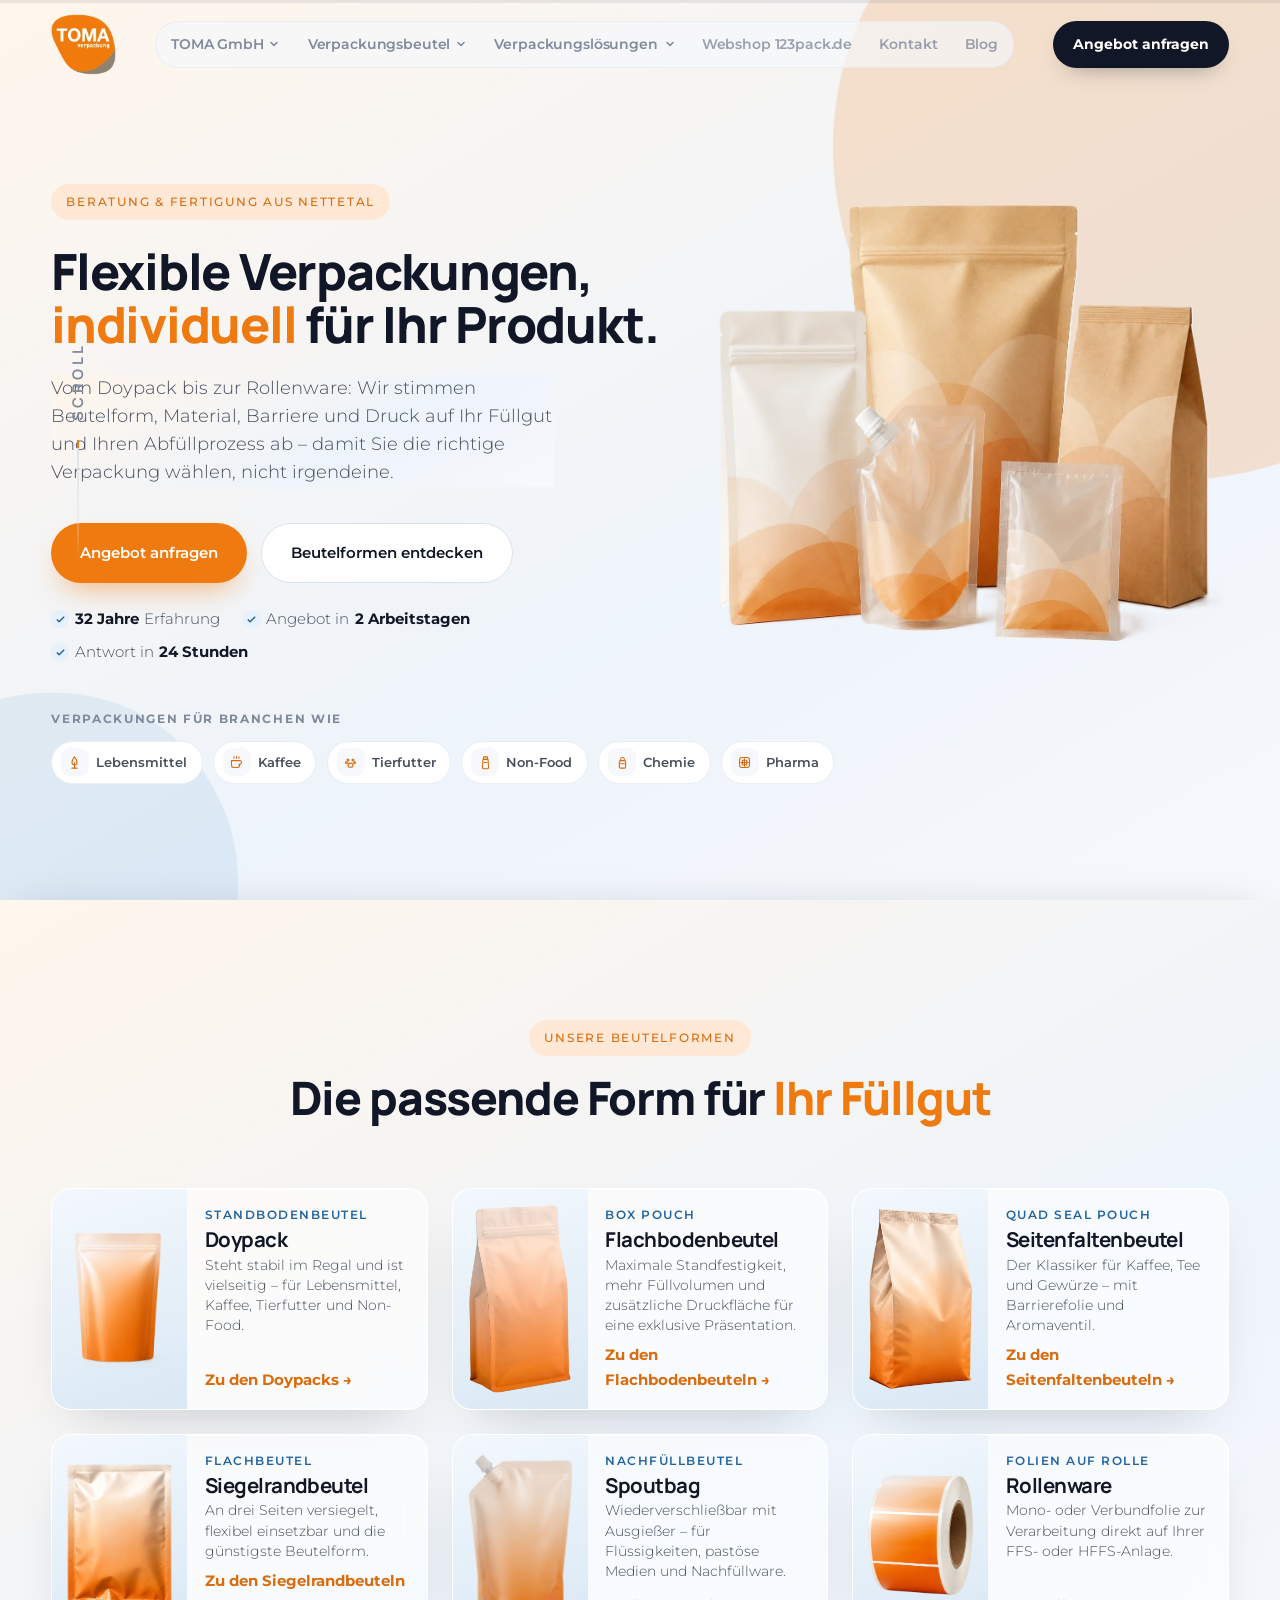
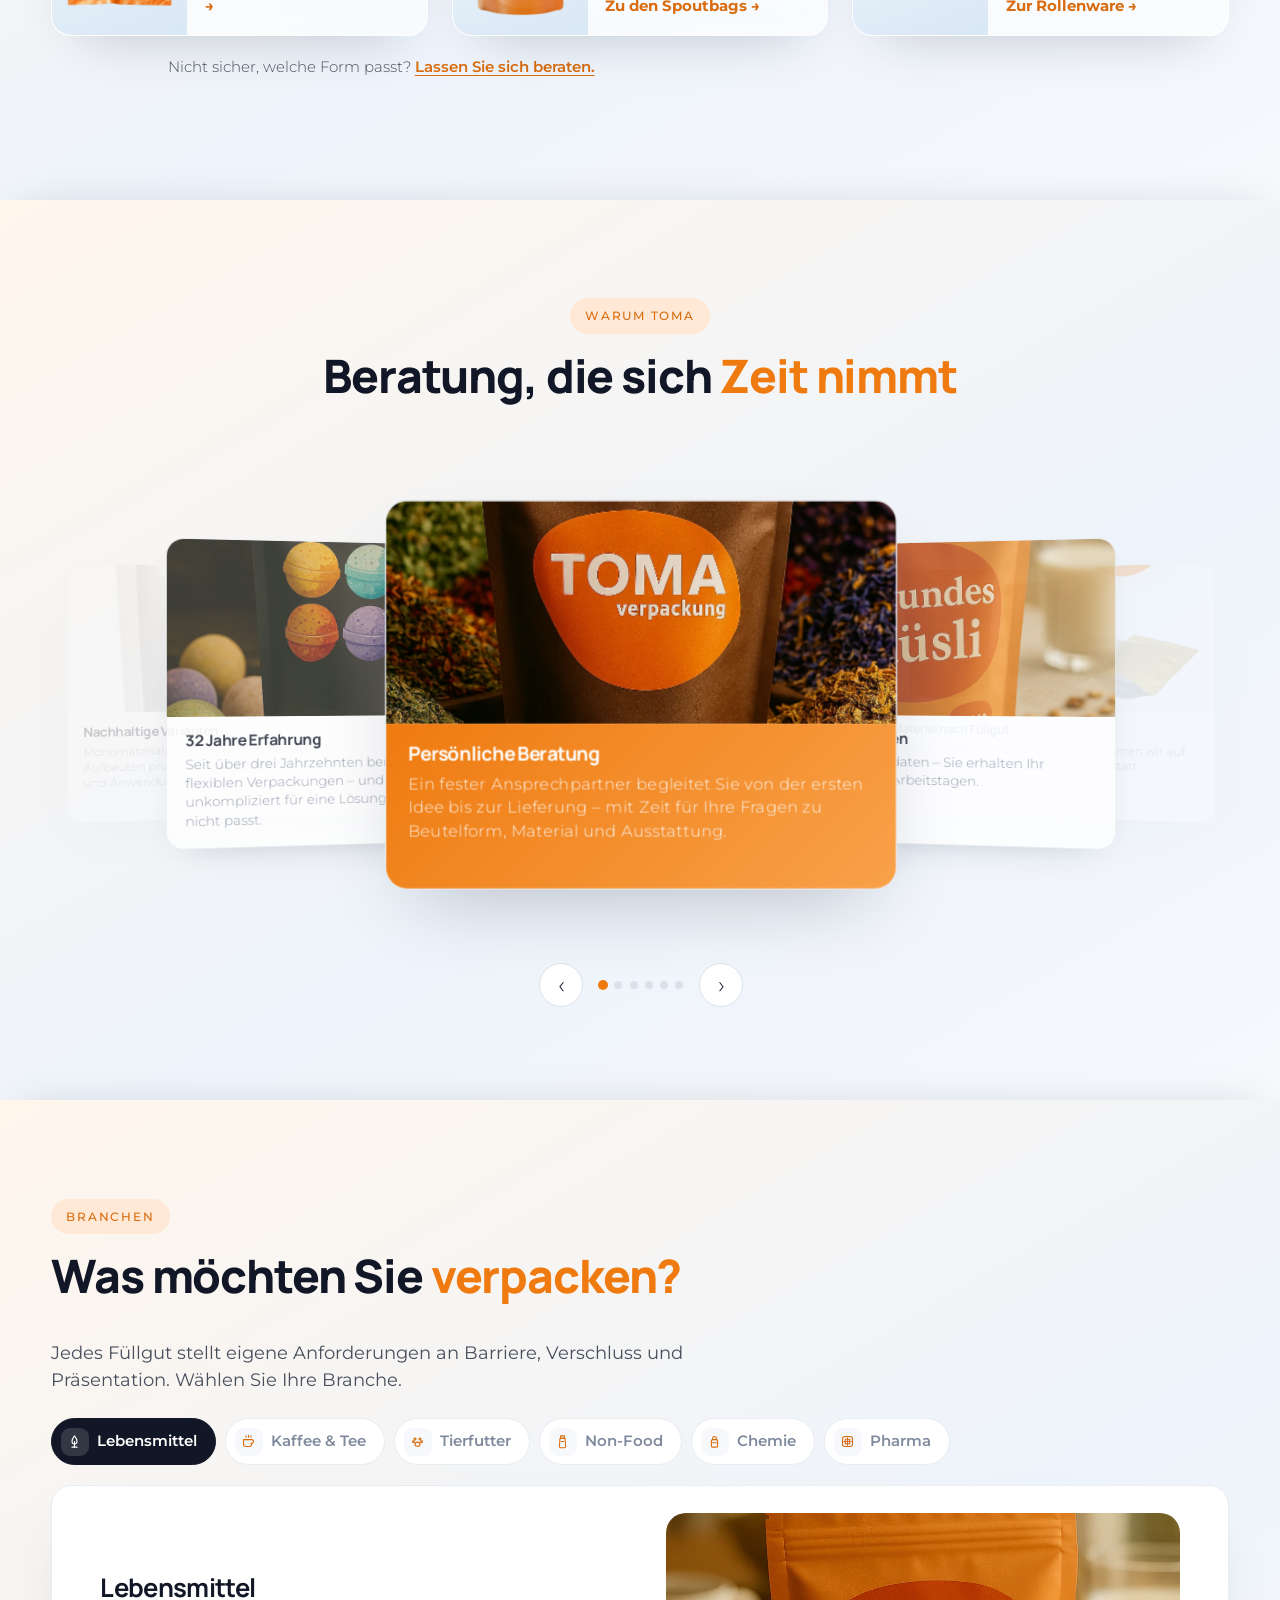
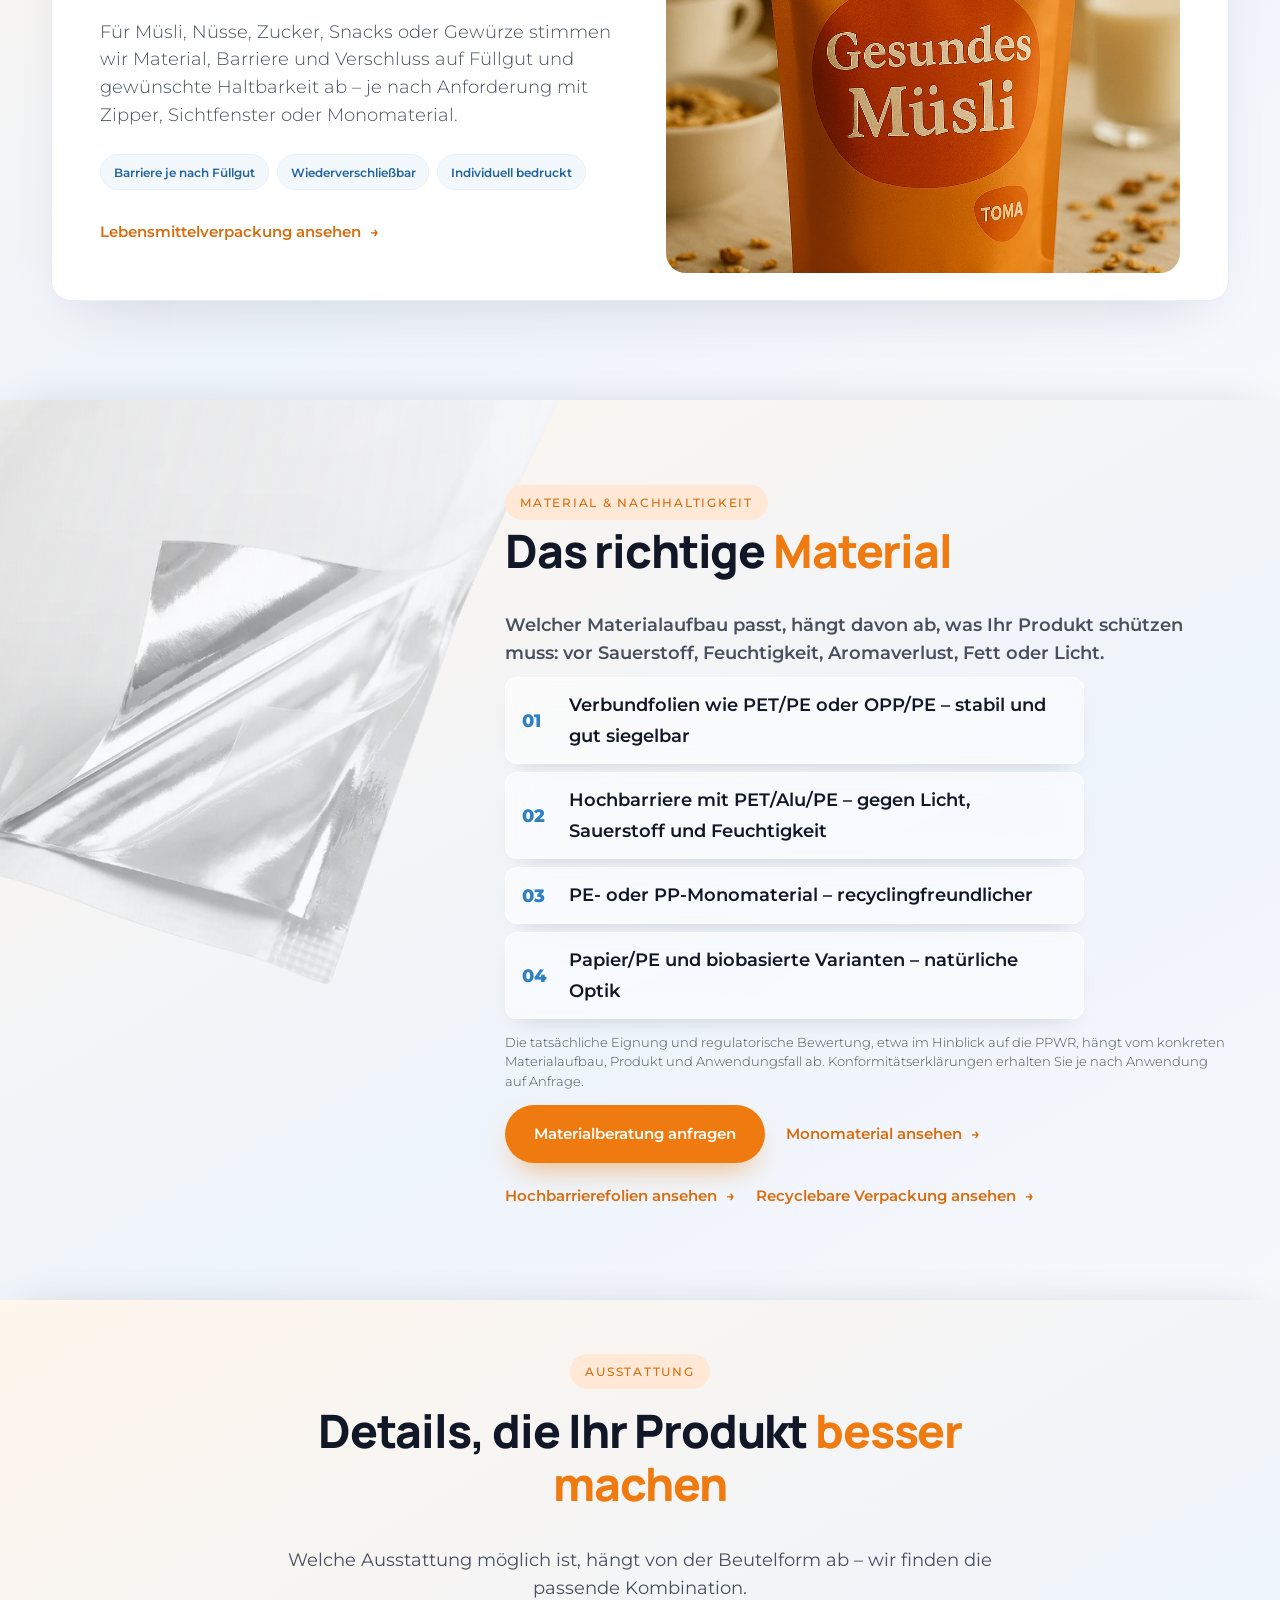
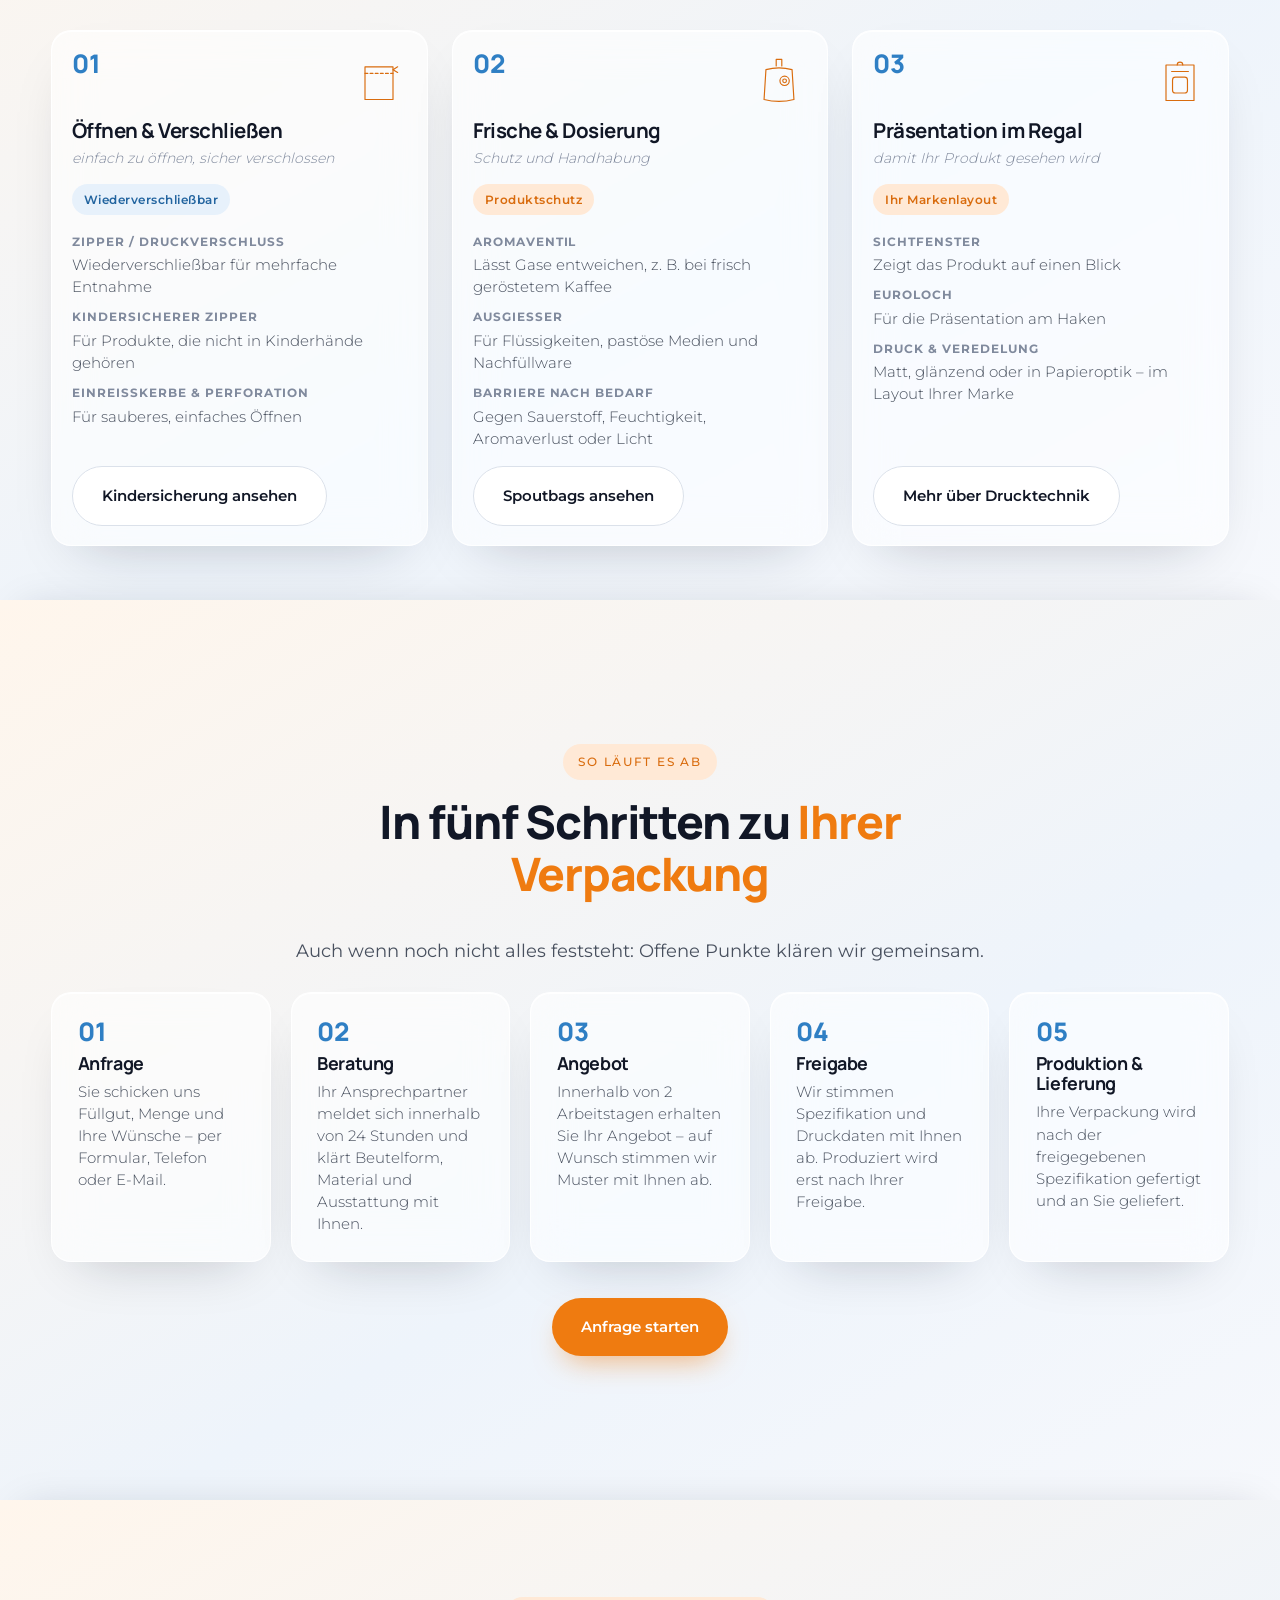
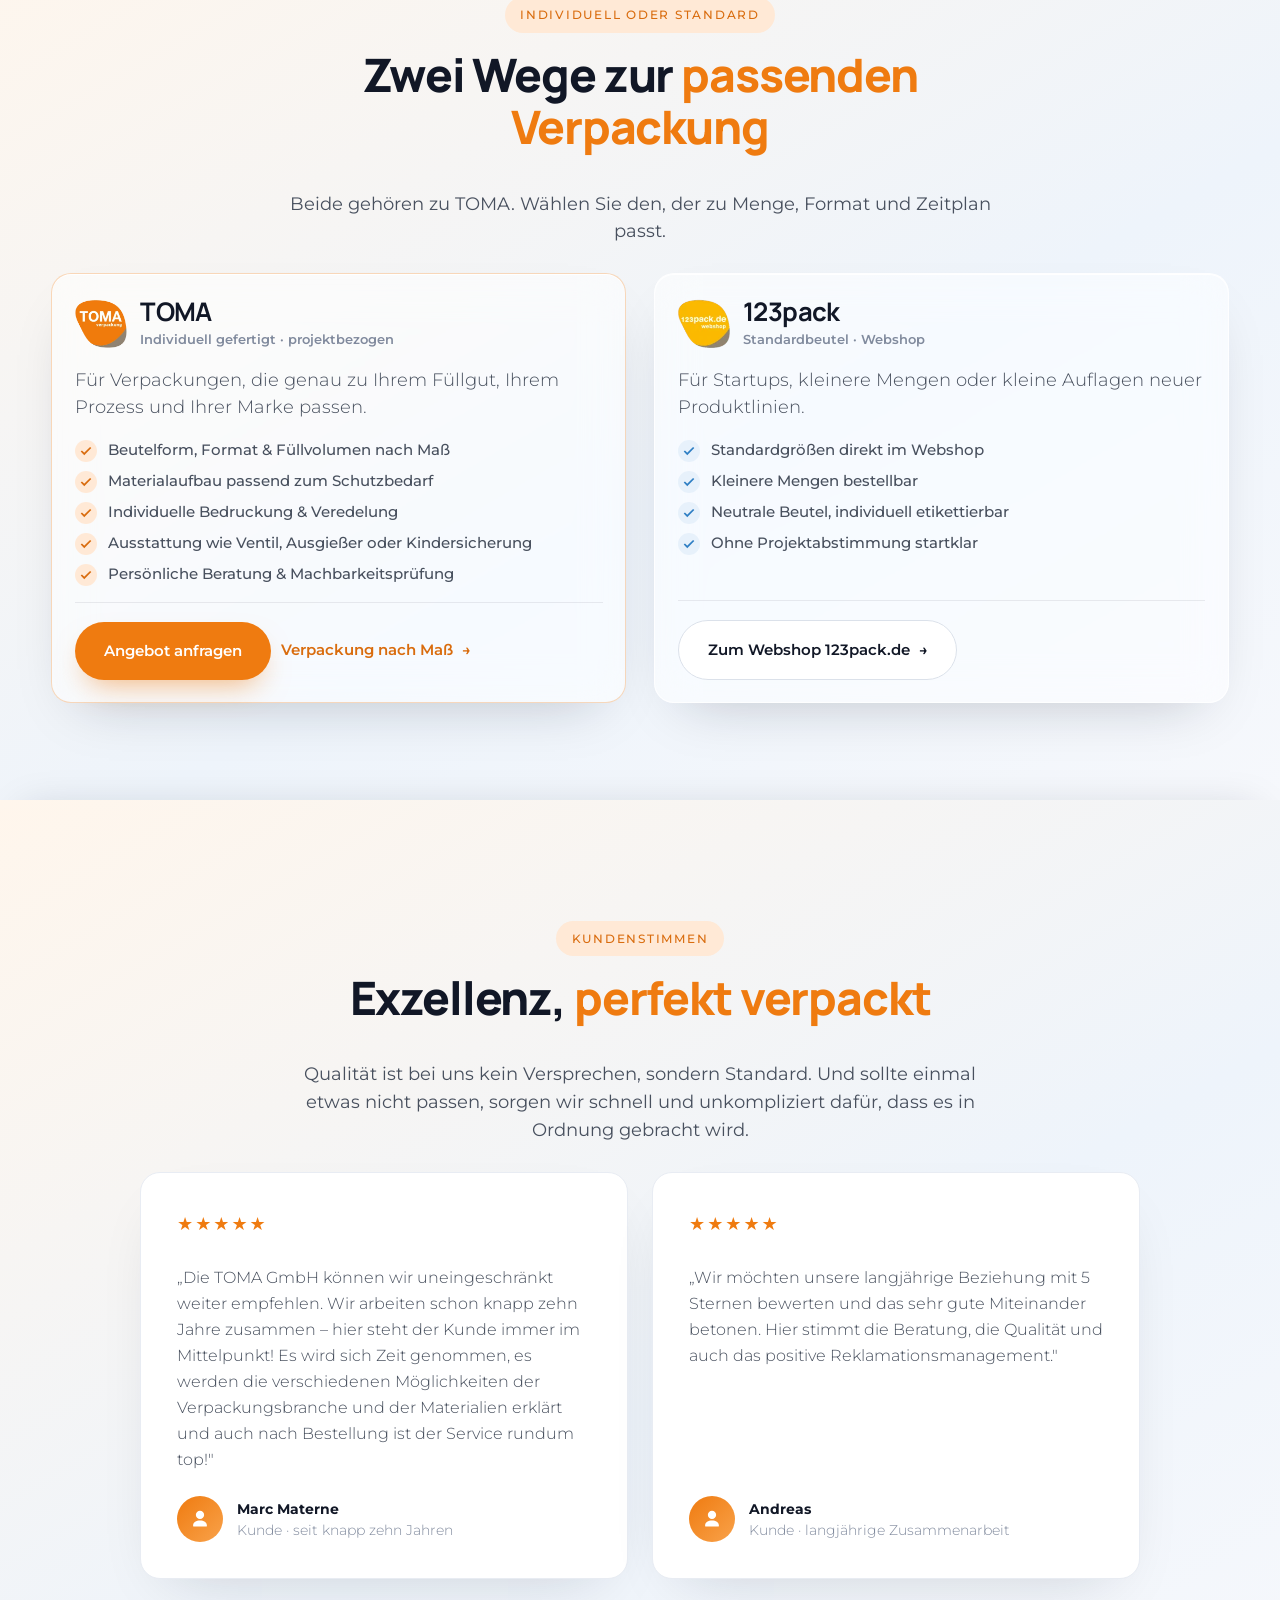
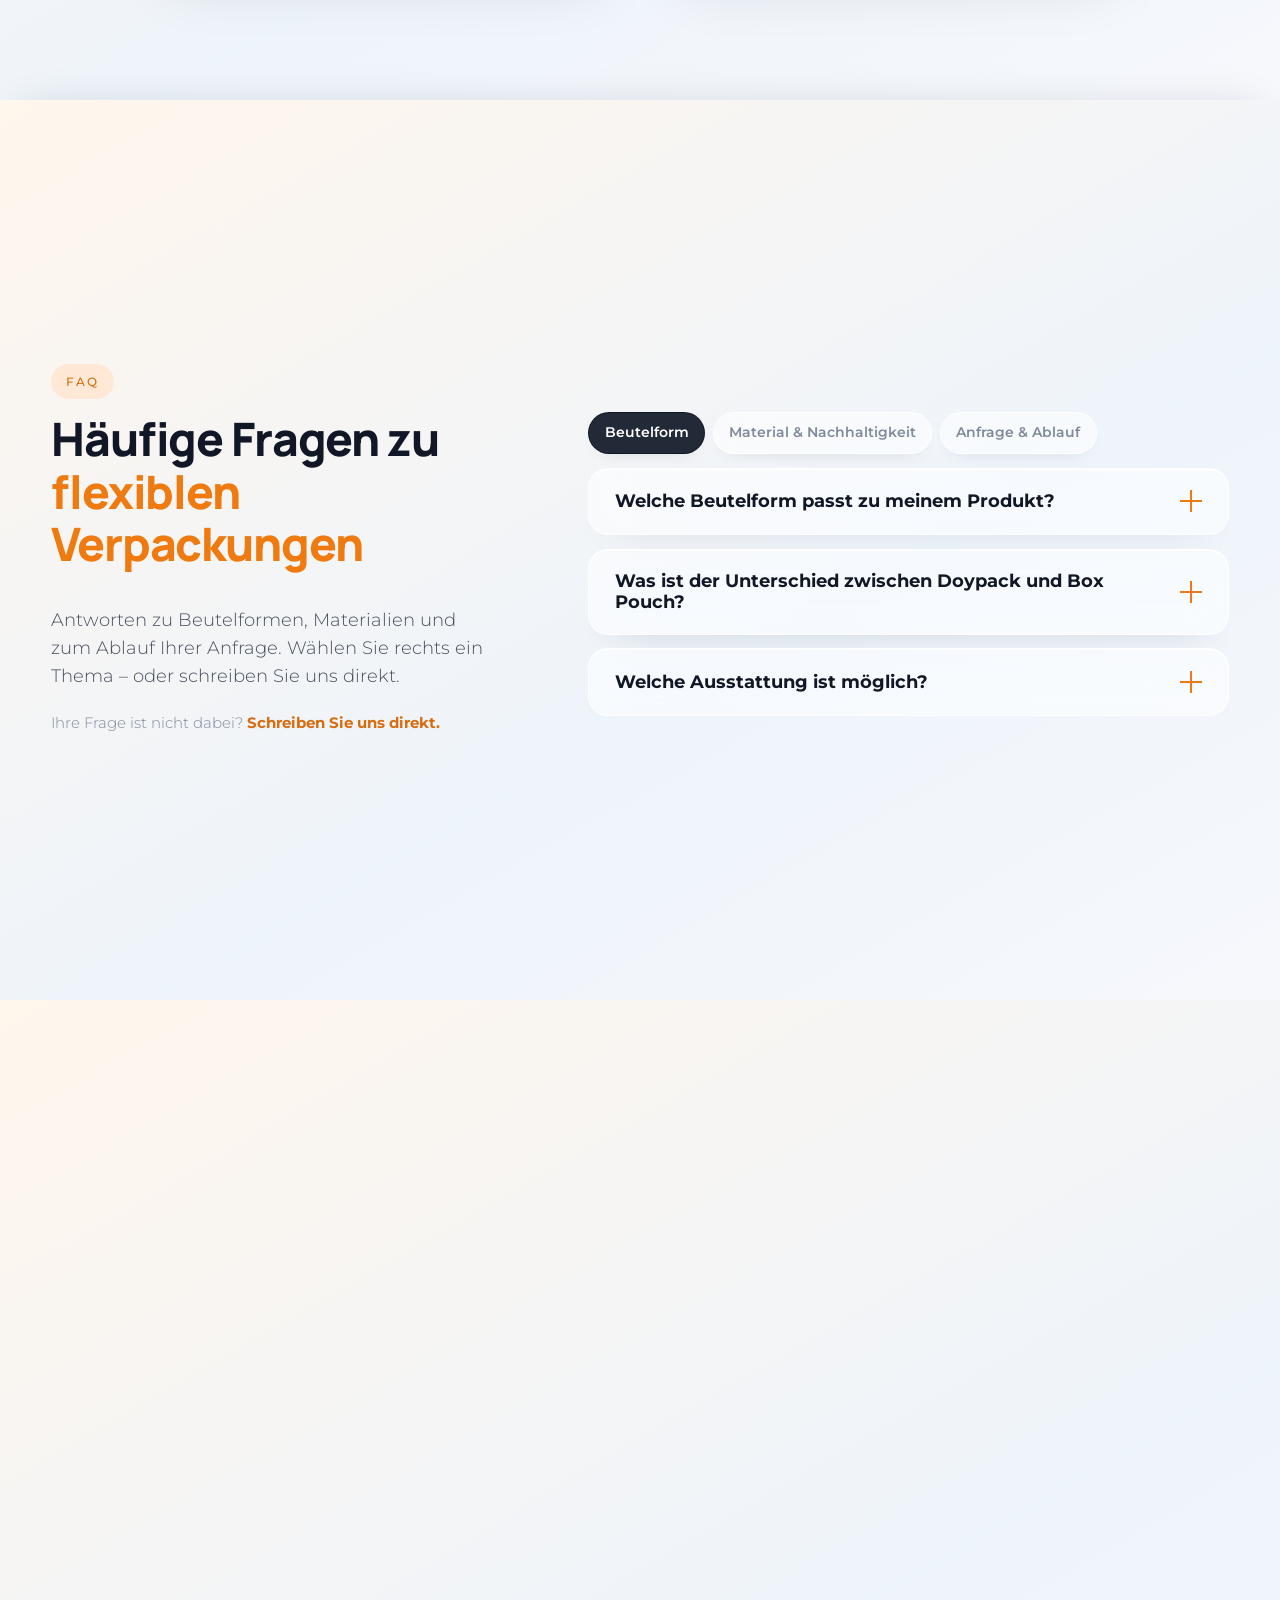
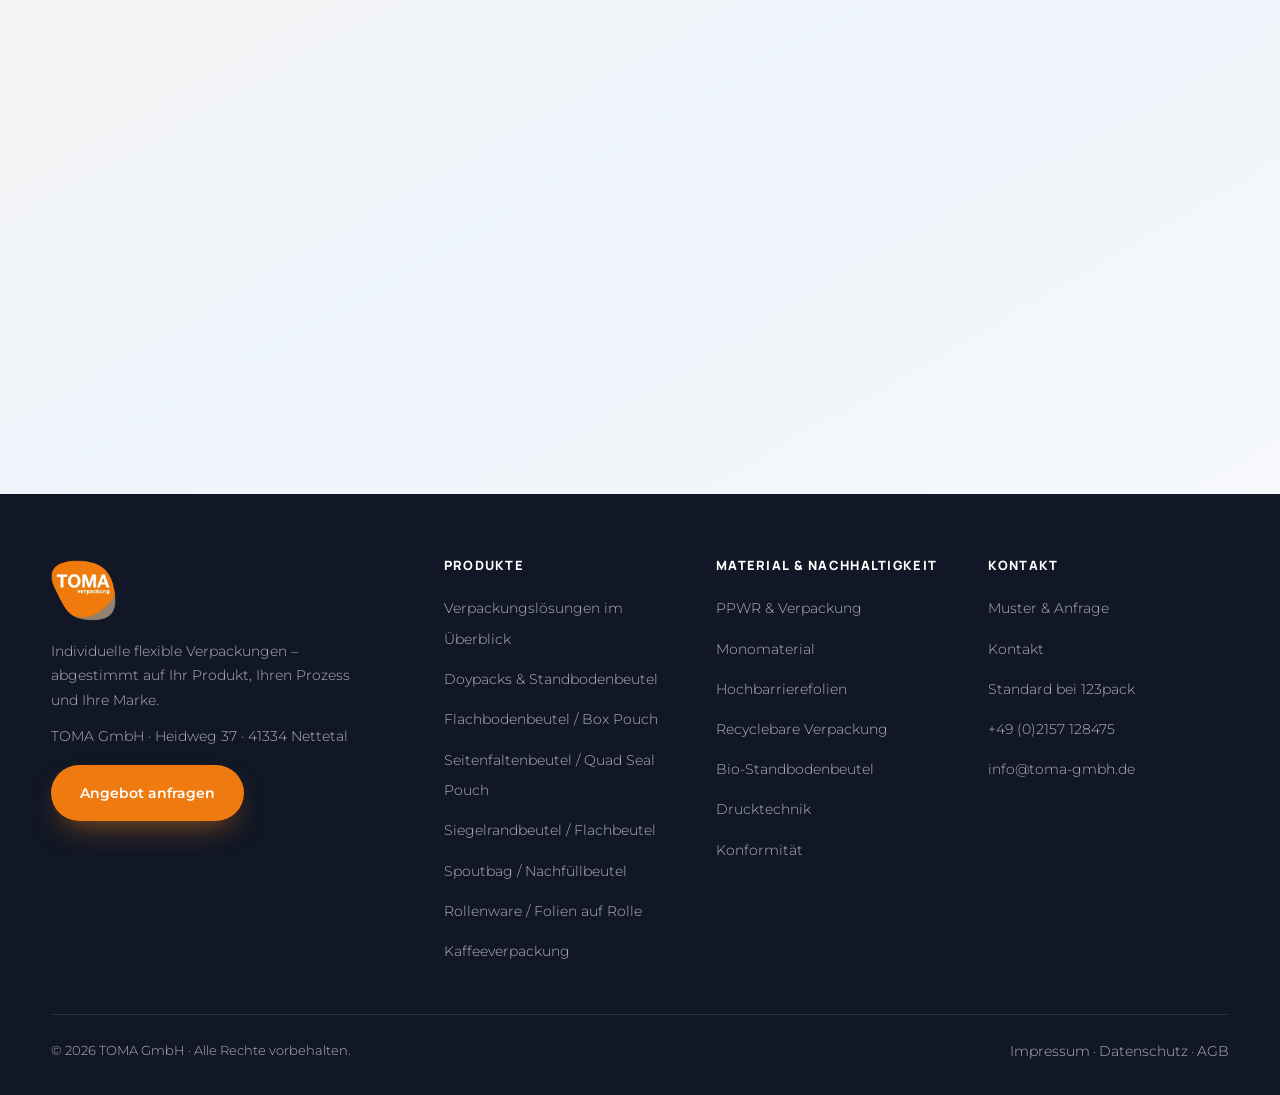
<file: index.html>
<!DOCTYPE html>
<html lang="de-DE" data-product="home">
<head>
  <meta charset="UTF-8" />
  <meta name="viewport" content="width=device-width, initial-scale=1.0" />
  <title>Flexible Verpackungen individuell gefertigt | TOMA GmbH</title>
  <meta name="description" content="TOMA GmbH fertigt flexible Verpackungen individuell – Doypacks, Box Pouches, Seitenfaltenbeutel, Siegelrandbeutel, Spoutbags und Rollenware. Persönliche Beratung, Angebot in 2 Arbeitstagen." />
  <meta name="leadwerk:focus-keyphrase" content="Flexible Verpackungen individuell gefertigt" />
  <meta name="theme-color" content="#ef7b10" />

  <meta property="og:type" content="website" />
  <meta property="og:title" content="Flexible Verpackungen individuell gefertigt | TOMA GmbH" />
  <meta property="og:description" content="Doypacks, Box Pouches, Seitenfaltenbeutel, Siegelrandbeutel, Spoutbags und Rollenware – abgestimmt auf Ihr Füllgut, Ihren Prozess und Ihre Marke." />
  <meta property="og:image" content="assets/doypack/doypack-scaled.webp" />
  <meta property="og:locale" content="de_DE" />
  <link rel="icon" href="assets/logo-toma.webp" type="image/webp" />

  <link rel="stylesheet" href="css/fonts-local.css" />
  <link rel="stylesheet" href="css/tokens.css" />
  <link rel="stylesheet" href="css/base.css" />
  <link rel="stylesheet" href="css/components.css" />

  <script type="application/ld+json">
  {
    "@context": "https://schema.org",
    "@type": "Organization",
    "name": "TOMA GmbH",
    "url": "https://www.toma-gmbh.de/",
    "logo": "assets/logo-toma.webp",
    "description": "Individuell gefertigte flexible Verpackungen: Doypacks, Flachbodenbeutel, Seitenfaltenbeutel, Siegelrandbeutel, Spoutbags und Rollenware.",
    "telephone": "+49-2157-128475",
    "email": "info@toma-gmbh.de",
    "address": {
      "@type": "PostalAddress",
      "streetAddress": "Heidweg 37",
      "postalCode": "41334",
      "addressLocality": "Nettetal",
      "addressCountry": "DE"
    }
  }
  </script>
</head>
<body>
  <a class="skip-link" href="#main">Zum Inhalt springen</a>

  <!-- ============================ NAV ============================ -->
  <!-- Struktur wie www.toma-gmbh.de. Verlinkt sind nur bereits angelegte Seiten; alle übrigen Punkte bleiben vorerst Text. -->
  <header class="nav" id="nav">
    <div class="nav__progress" aria-hidden="true">
      <div class="nav__progress-bar" id="navProgress"></div>
    </div>
    <div class="nav__inner">
      <a class="nav__logo" href="index.html" data-lw-page-ref="toma-kopie-home-v1" aria-label="TOMA GmbH – Startseite">
        <span class="nav__logo-mark"><img src="assets/logo-toma.webp" width="52" height="52" alt="TOMA GmbH" data-lw-global="brand.logo" data-lw-type="image" /></span>
      </a>
      <nav class="nav__links" aria-label="Hauptnavigation">
        <ul class="nav__menu">
          <li class="nav__item" data-nav-item>
            <button type="button" class="nav__trigger" aria-expanded="false" aria-controls="navSubToma">TOMA GmbH<svg class="nav__caret" viewBox="0 0 12 12" aria-hidden="true" focusable="false"><path d="M3 4.5 6 7.5l3-3"/></svg></button>
            <div class="nav__dropdown" id="navSubToma">
              <ul class="nav__sublist">
                <li><span class="nav__text">Team</span></li>
                <li><span class="nav__text">Mission und Kompetenzen</span></li>
                <li><a class="nav__sublink" href="ppmr.html">PPWR &amp; Verpackung</a></li>
                <li><span class="nav__text">Nachhaltig und biologisch verpacken</span></li>
                <li><span class="nav__text">Konformitätserklärungen</span></li>
              </ul>
            </div>
          </li>
          <li class="nav__item nav__item--mega" data-nav-item>
            <button type="button" class="nav__trigger" aria-expanded="false" aria-controls="navSubBeutel">Verpackungsbeutel<svg class="nav__caret" viewBox="0 0 12 12" aria-hidden="true" focusable="false"><path d="M3 4.5 6 7.5l3-3"/></svg></button>
            <div class="nav__dropdown nav__mega" id="navSubBeutel">
              <div class="nav__mega-grid nav__mega-grid--beutel">
                <div class="nav__mega-intro">
                  <span class="eyebrow">Verpackungsbeutel</span>
                  <p class="nav__mega-title">Die passende <em>Beutelform</em> für Ihr Produkt</p>
                  <p class="nav__mega-copy">Vom Standbodenbeutel bis zur Folie auf Rolle: Füllgut, Menge und Abfüllung entscheiden, welche Form passt. Wir beraten Sie persönlich.</p>
                  <a class="btn btn--primary nav__mega-cta" href="#anfrage">Beratung anfragen</a>
                </div>
                <div class="nav__mega-col">
                  <p class="nav__mega-heading" id="navMegaBeutel">Beutelformen</p>
                  <p class="nav__mega-sub">Vom Standbodenbeutel bis zur Rolle</p>
                  <ul class="nav__sublist nav__sublist--grid" aria-labelledby="navMegaBeutel">
                    <li><a class="nav__sublink" href="doypack.html" data-preview-src="assets/doypack/doypack.webp"><b>Doypack</b><span>Standbodenbeutel</span></a></li>
                    <li><a class="nav__sublink" href="flachbodenbeutel.html" data-preview-src="assets/flachbodenbeutel/flachbodenbeutel-neutral.webp"><b>Box Pouch</b><span>Flachbodenbeutel</span></a></li>
                    <li><a class="nav__sublink" href="seitenfaltenbeutel.html" data-preview-src="assets/seitenfaltenbeutel/seitenfaltenbeutel-neutral.webp"><b>Quadro-Seal-Pouch</b><span>Seitenfaltenbeutel</span></a></li>
                    <li><a class="nav__sublink" href="siegelrandbeutel.html" data-preview-src="assets/flachbeutel/flachbeutel-neutral.webp"><b>Siegelrandbeutel</b><span>Flachbeutel</span></a></li>
                    <li><a class="nav__sublink" href="rollenware.html" data-preview-src="assets/rollenware/rollenware-neutral.webp"><b>Rollenware</b><span>Folien auf Rolle</span></a></li>
                    <li><a class="nav__sublink" href="spoutbag.html" data-preview-src="assets/nachfuellbeutel/spoutbag-neutral.webp"><b>Spoutbag</b><span>Nachfüllbeutel</span></a></li>
                  </ul>
                </div>
                <!-- Vorschau wechselt beim Hover/Fokus (nav-menu.js), Verlauf wie .nav__mega-intro -->
                <figure class="nav__preview" aria-hidden="true">
                  <img src="assets/doypack/doypack.webp" width="1086" height="1448" alt="" loading="lazy" decoding="async" data-nav-preview-img />
                  <figcaption><b data-nav-preview-title>Doypack</b><span data-nav-preview-sub>Standbodenbeutel</span></figcaption>
                </figure>
              </div>
              <div class="nav__mega-foot">
                <span class="nav__mega-foot-label" id="navMegaBeutelMehr">Passend dazu</span>
                <ul class="nav__mega-pills" aria-labelledby="navMegaBeutelMehr">
                  <li><a href="verpackungsloesungen.html">Verpackungslösungen im Überblick</a></li>
                  <li><a href="hochbarrierefolien.html">Hochbarrierefolien</a></li>
                  <li><a href="ppmr.html">PPWR &amp; Verpackung</a></li>
                </ul>
              </div>
            </div>
          </li>
          <li class="nav__item nav__item--mega nav__item--split" data-nav-item>
            <a class="nav__trigger" href="verpackungsloesungen.html">Verpackungslösungen</a><button type="button" class="nav__toggle" aria-expanded="false" aria-controls="navSubLoesungen" aria-label="Menü Verpackungslösungen"><svg class="nav__caret" viewBox="0 0 12 12" aria-hidden="true" focusable="false"><path d="M3 4.5 6 7.5l3-3"/></svg></button>
            <div class="nav__dropdown nav__mega" id="navSubLoesungen">
              <div class="nav__mega-grid">
                <div class="nav__mega-intro">
                  <span class="eyebrow">Verpackungslösungen</span>
                  <p class="nav__mega-title">Die passende Lösung für <em>Ihr Produkt</em></p>
                  <p class="nav__mega-copy">Material, Ausstattung und Branche bestimmen, welche Verpackung passt. Wir beraten Sie persönlich.</p>
                  <a class="nav__mega-link" href="verpackungsloesungen.html">Alle Verpackungslösungen im Überblick <span class="arrow" aria-hidden="true">→</span></a>
                  <a class="btn btn--primary nav__mega-cta" href="#anfrage">Beratung anfragen</a>
                </div>
                <div class="nav__mega-col">
                  <p class="nav__mega-heading" id="navMegaMaterial">Materialanwendungen</p>
                  <p class="nav__mega-sub">Nach Füllgut und Schutzbedarf</p>
                  <ul class="nav__mega-list" aria-labelledby="navMegaMaterial">
                    <li><a href="hochbarrierefolien.html">Hochbarrierefolien</a></li>
                    <li><span class="nav__text">Recyclebare Verpackung</span></li>
                    <li><span class="nav__text">Biologisch verpacken</span></li>
                    <li><span class="nav__text">Sterilisierfähige Beutel</span></li>
                    <li><span class="nav__text">Monomaterial</span></li>
                    <li><span class="nav__text">Mikrowellenbeutel</span></li>
                  </ul>
                </div>
                <div class="nav__mega-col">
                  <p class="nav__mega-heading" id="navMegaAttribute">Attribute</p>
                  <p class="nav__mega-sub">Funktionen und Veredelung</p>
                  <ul class="nav__mega-list" aria-labelledby="navMegaAttribute">
                    <li><span class="nav__text">Kindersichere Zipperbeutel</span></li>
                    <li><span class="nav__text">Perforationen</span></li>
                    <li><span class="nav__text">Aufdruck</span></li>
                  </ul>
                </div>
                <div class="nav__mega-col">
                  <p class="nav__mega-heading" id="navMegaBranchen">Branchen</p>
                  <p class="nav__mega-sub">Lösungen nach Einsatzbereich</p>
                  <ul class="nav__mega-list" aria-labelledby="navMegaBranchen">
                    <li><span class="nav__text">Food – Lebensmittelverpackung</span></li>
                    <li><span class="nav__text">Non-Food Verpackungsbeutel</span></li>
                    <li><span class="nav__text">Kaffeeverpackung</span></li>
                    <li><span class="nav__text">Tierfutterverpackung</span></li>
                    <li><span class="nav__text">Chemie</span></li>
                    <li><span class="nav__text">Pharma</span></li>
                  </ul>
                </div>
              </div>
              <div class="nav__mega-foot">
                <span class="nav__mega-foot-label" id="navMegaFormen">Beutelformen</span>
                <ul class="nav__mega-pills" aria-labelledby="navMegaFormen">
                  <li><a href="doypack.html">Doypack</a></li>
                  <li><a href="flachbodenbeutel.html">Box Pouch</a></li>
                  <li><a href="seitenfaltenbeutel.html">Seitenfaltenbeutel</a></li>
                  <li><a href="siegelrandbeutel.html">Siegelrandbeutel</a></li>
                  <li><a href="rollenware.html">Rollenware</a></li>
                  <li><a href="spoutbag.html">Spoutbag</a></li>
                </ul>
              </div>
            </div>
          </li>
          <li class="nav__item"><span class="nav__text nav__text--top">Webshop 123pack.de</span></li>
          <li class="nav__item"><span class="nav__text nav__text--top">Kontakt</span></li>
          <li class="nav__item"><span class="nav__text nav__text--top">Blog</span></li>
        </ul>
      </nav>
      <div class="nav__cta">
        <a class="nav__cta-btn" href="#anfrage">Angebot anfragen</a>
        <button class="nav__burger" id="navBurger" aria-label="Menü öffnen" aria-expanded="false" aria-controls="navMobile">
          <span class="nav__burger-lines" aria-hidden="true"><i></i><i></i><i></i></span>
        </button>
      </div>
    </div>
  </header>

  <div class="nav__mobile" id="navMobile" aria-hidden="true">
    <div class="nav__mobile-panel">
      <div class="nav__mobile-top">
        <span class="nav__mobile-label">Menü</span>
        <button class="nav__mobile-close" id="navClose" aria-label="Menü schließen">
          <span aria-hidden="true"></span>
        </button>
      </div>
      <nav class="nav__mobile-links" aria-label="Mobile Navigation">
        <div class="nav__mgroup" data-nav-mgroup>
          <button type="button" class="nav__mtrigger" aria-expanded="false" aria-controls="navMSubToma"><span class="nav__mnum">01</span>TOMA GmbH<svg class="nav__caret" viewBox="0 0 12 12" aria-hidden="true" focusable="false"><path d="M3 4.5 6 7.5l3-3"/></svg></button>
          <ul class="nav__msub" id="navMSubToma" hidden>
            <li><span class="nav__text">Team</span></li>
            <li><span class="nav__text">Mission und Kompetenzen</span></li>
            <li><a href="ppmr.html">PPWR &amp; Verpackung</a></li>
            <li><span class="nav__text">Nachhaltig und biologisch verpacken</span></li>
            <li><span class="nav__text">Konformitätserklärungen</span></li>
          </ul>
        </div>
        <div class="nav__mgroup" data-nav-mgroup>
          <button type="button" class="nav__mtrigger" aria-expanded="false" aria-controls="navMSubBeutel"><span class="nav__mnum">02</span>Verpackungsbeutel<svg class="nav__caret" viewBox="0 0 12 12" aria-hidden="true" focusable="false"><path d="M3 4.5 6 7.5l3-3"/></svg></button>
          <ul class="nav__msub" id="navMSubBeutel" hidden>
            <li><a href="doypack.html">Doypack | Standbodenbeutel</a></li>
            <li><a href="flachbodenbeutel.html">Box Pouch | Flachbodenbeutel</a></li>
            <li><a href="seitenfaltenbeutel.html">Quadro-Seal-Pouch | Seitenfaltenbeutel</a></li>
            <li><a href="siegelrandbeutel.html">Siegelrandbeutel | Flachbeutel</a></li>
            <li><a href="rollenware.html">Rollenware | Folien auf Rolle</a></li>
            <li><a href="spoutbag.html">Spoutbag / Nachfüllbeutel</a></li>
          </ul>
        </div>
        <div class="nav__mgroup" data-nav-mgroup>
          <div class="nav__mhead"><a class="nav__mtrigger" href="verpackungsloesungen.html"><span class="nav__mnum">03</span>Verpackungslösungen</a><button type="button" class="nav__mtoggle" aria-expanded="false" aria-controls="navMSubLoesungen" aria-label="Menü Verpackungslösungen"><svg class="nav__caret" viewBox="0 0 12 12" aria-hidden="true" focusable="false"><path d="M3 4.5 6 7.5l3-3"/></svg></button></div>
          <div class="nav__msub" id="navMSubLoesungen" hidden>
            <ul>
              <li><a href="verpackungsloesungen.html">Verpackungslösungen im Überblick</a></li>
            </ul>
            <p class="nav__mheading">Materialanwendungen</p>
            <ul>
              <li><a href="hochbarrierefolien.html">Hochbarrierefolien</a></li>
              <li><span class="nav__text">Recyclebare Verpackung</span></li>
              <li><span class="nav__text">Biologisch verpacken</span></li>
              <li><span class="nav__text">Sterilisierfähige Beutel</span></li>
              <li><span class="nav__text">Monomaterial</span></li>
              <li><span class="nav__text">Mikrowellenbeutel</span></li>
            </ul>
            <p class="nav__mheading">Attribute</p>
            <ul>
              <li><span class="nav__text">Kindersichere Zipperbeutel</span></li>
              <li><span class="nav__text">Perforationen</span></li>
              <li><span class="nav__text">Aufdruck</span></li>
            </ul>
            <p class="nav__mheading">Branchen</p>
            <ul>
              <li><span class="nav__text">Food – Lebensmittelverpackung</span></li>
              <li><span class="nav__text">Non-Food Verpackungsbeutel</span></li>
              <li><span class="nav__text">Kaffeeverpackung</span></li>
              <li><span class="nav__text">Tierfutterverpackung</span></li>
              <li><span class="nav__text">Chemie</span></li>
              <li><span class="nav__text">Pharma</span></li>
            </ul>
          </div>
        </div>
        <span class="nav__mtext"><span class="nav__mnum">04</span>Webshop 123pack.de</span>
        <span class="nav__mtext"><span class="nav__mnum">05</span>Kontakt</span>
        <span class="nav__mtext"><span class="nav__mnum">06</span>Blog</span>
      </nav>
      <a class="nav__cta-btn nav__cta-btn--block" href="#anfrage">Angebot anfragen</a>
    </div>
  </div>

  <a class="hero__scroll" href="#produkte" data-hero="scroll" aria-label="Weiter scrollen">
    <span class="hero__scroll-label">Scroll</span>
    <span class="hero__scroll-track" aria-hidden="true">
      <span class="hero__scroll-dot"></span>
    </span>
  </a>

  <main id="main" data-snap>

    <!-- ============================ HERO ============================ -->
    <section class="hero stack-panel" id="hero" style="--stack-z: 1" aria-labelledby="hero-title" data-lw-section="hero">
      <div class="sil sil--hero" aria-hidden="true"><svg viewBox="0 0 200 180"><use href="#toma-silhouette"/></svg></div>
      <div class="sil sil--hero-soft" aria-hidden="true"><svg viewBox="0 0 200 180"><use href="#toma-silhouette"/></svg></div>
      <div class="container--wide hero__layout">
        <div class="hero__grid">
          <div class="hero__copy">
            <span class="eyebrow hero__eyebrow" data-hero="eyebrow" data-lw-field="hero.eyebrow" data-lw-type="text">Beratung &amp; Fertigung aus Nettetal</span>
            <h1 id="hero-title" data-lw-field="hero.title" data-lw-type="richtext">
              <span class="line"><span data-hero="line">Flexible Verpackungen,</span></span>
              <span class="line"><span data-hero="line"><em>individuell</em> für Ihr Produkt.</span></span>
            </h1>
            <p class="hero__sub lead" data-hero="sub" data-lw-field="hero.copy" data-lw-type="textarea">Vom Doypack bis zur Rollenware: Wir stimmen Beutelform, Material, Barriere und Druck auf Ihr Füllgut und Ihren Abfüllprozess ab – damit Sie die richtige Verpackung wählen, nicht irgendeine.</p>
            <div class="hero__ctas" data-hero="ctas">
              <a class="btn btn--primary" href="#anfrage">Angebot anfragen</a>
              <a class="btn btn--ghost" href="#produkte">Beutelformen entdecken</a>
            </div>
            <ul class="hero__trust" data-hero="ctas" data-lw-field="hero.trust" data-lw-type="richtext">
              <li><b>32 Jahre</b> Erfahrung</li>
              <li>Angebot in <b>2 Arbeitstagen</b></li>
              <li>Antwort in <b>24 Stunden</b></li>
            </ul>
          </div>

          <!-- data-no-tilt: kein 3D-Kippen bei Hover (setupHeroTilt in main.js), das Schweben bleibt -->
          <div class="hero__visual" data-hero="visual" data-no-tilt>
            <div class="media media--hero" data-hero-stage>
              <div class="hero__float" data-hero-float>
                <img src="assets/ppwr/ppwr-hero.webp" width="1213" height="1055" alt="Flexible Verpackungen von TOMA: Standbodenbeutel in Weiß und Kraftpapier, Seitenfaltenbeutel, transparenter Spoutbag und Siegelrandbeutel" fetchpriority="high" decoding="async" data-hero-img data-lw-field="hero.image" data-lw-type="image" />
              </div>
            </div>
          </div>
        </div>

        <div class="hero__strip" data-hero="strip">
          <span class="hero__strip-label">Verpackungen für Branchen wie</span>
          <div class="hero__branches" id="branchStrip"></div>
        </div>
      </div>
    </section>

    <!-- ============================ BEUTELFORMEN ============================ -->
    <!-- Bilder: dieselben neutralen Renderings wie in der Vorschau des Verpackungsbeutel-Menüs (.nav__preview) -->
    <section class="section products stack-panel" id="produkte" style="--stack-z: 2" aria-labelledby="products-title" data-lw-section="products">
      <div class="container--wide">
        <div class="section-head section-head--center" data-reveal>
          <span class="eyebrow">Unsere Beutelformen</span>
          <h2 id="products-title">Die passende Form für <em>Ihr Füllgut</em></h2>
        </div>
        <div class="products__grid">
          <article class="products__card" data-reveal>
            <div class="products__media"><img src="assets/doypack/doypack.webp" width="1086" height="1448" alt="Doypack / Standbodenbeutel" loading="lazy" decoding="async" /></div>
            <div class="products__body">
              <span class="products__alias">Standbodenbeutel</span>
              <h3>Doypack</h3>
              <p>Steht stabil im Regal und ist vielseitig – für Lebensmittel, Kaffee, Tierfutter und Non-Food.</p>
              <a class="products__link" href="doypack.html">Zu den Doypacks <span class="arrow" aria-hidden="true">→</span></a>
            </div>
          </article>
          <article class="products__card" data-reveal>
            <div class="products__media"><img src="assets/flachbodenbeutel/flachbodenbeutel-neutral.webp" width="813" height="1466" alt="Flachbodenbeutel / Box Pouch" loading="lazy" decoding="async" /></div>
            <div class="products__body">
              <span class="products__alias">Box Pouch</span>
              <h3>Flachbodenbeutel</h3>
              <p>Maximale Standfestigkeit, mehr Füllvolumen und zusätzliche Druckfläche für eine exklusive Präsentation.</p>
              <a class="products__link" href="flachbodenbeutel.html">Zu den Flachbodenbeuteln <span class="arrow" aria-hidden="true">→</span></a>
            </div>
          </article>
          <article class="products__card" data-reveal>
            <div class="products__media"><img src="assets/seitenfaltenbeutel/seitenfaltenbeutel-neutral.webp" width="858" height="1457" alt="Seitenfaltenbeutel / Quad Seal Pouch" loading="lazy" decoding="async" /></div>
            <div class="products__body">
              <span class="products__alias">Quad Seal Pouch</span>
              <h3>Seitenfaltenbeutel</h3>
              <p>Der Klassiker für Kaffee, Tee und Gewürze – mit Barrierefolie und Aromaventil.</p>
              <a class="products__link" href="seitenfaltenbeutel.html">Zu den Seitenfaltenbeuteln <span class="arrow" aria-hidden="true">→</span></a>
            </div>
          </article>
          <article class="products__card" data-reveal>
            <div class="products__media"><img src="assets/flachbeutel/flachbeutel-neutral.webp" width="1033" height="1386" alt="Siegelrandbeutel / Flachbeutel" loading="lazy" decoding="async" /></div>
            <div class="products__body">
              <span class="products__alias">Flachbeutel</span>
              <h3>Siegelrandbeutel</h3>
              <p>An drei Seiten versiegelt, flexibel einsetzbar und die günstigste Beutelform.</p>
              <a class="products__link" href="siegelrandbeutel.html">Zu den Siegelrandbeuteln <span class="arrow" aria-hidden="true">→</span></a>
            </div>
          </article>
          <article class="products__card" data-reveal>
            <div class="products__media"><img src="assets/nachfuellbeutel/spoutbag-neutral.webp" width="907" height="1382" alt="Spoutbag / Nachfüllbeutel mit Ausgießer" loading="lazy" decoding="async" /></div>
            <div class="products__body">
              <span class="products__alias">Nachfüllbeutel</span>
              <h3>Spoutbag</h3>
              <p>Wiederverschließbar mit Ausgießer – für Flüssigkeiten, pastöse Medien und Nachfüllware.</p>
              <a class="products__link" href="spoutbag.html">Zu den Spoutbags <span class="arrow" aria-hidden="true">→</span></a>
            </div>
          </article>
          <article class="products__card" data-reveal>
            <div class="products__media"><img src="assets/rollenware/rollenware-neutral.webp" width="1219" height="1393" alt="Rollenware – Folie auf Rolle" loading="lazy" decoding="async" /></div>
            <div class="products__body">
              <span class="products__alias">Folien auf Rolle</span>
              <h3>Rollenware</h3>
              <p>Mono- oder Verbundfolie zur Verarbeitung direkt auf Ihrer FFS- oder HFFS-Anlage.</p>
              <a class="products__link" href="rollenware.html">Zur Rollenware <span class="arrow" aria-hidden="true">→</span></a>
            </div>
          </article>
        </div>
        <p class="products__hint" data-reveal>Nicht sicher, welche Form passt? <a href="#anfrage">Lassen Sie sich beraten.</a></p>
      </div>
    </section>

    <!-- ============================ VORTEILE-KARUSSELL ============================ -->
    <section class="section values stack-panel" id="warum" style="--stack-z: 3" aria-labelledby="values-title" data-lw-section="benefits">
      <div class="container--wide">
        <div class="section-head section-head--center" data-reveal>
          <span class="eyebrow">Warum TOMA</span>
          <h2 id="values-title">Beratung, die sich <em>Zeit nimmt</em></h2>
        </div>
        <div class="values-carousel" id="valuesCarousel" data-reveal aria-roledescription="Karussell" aria-label="Vorteile von TOMA">
          <div class="values-carousel__viewport">
            <div class="values-carousel__track"></div>
          </div>
          <div class="values-carousel__controls">
            <button type="button" class="values-carousel__btn" data-values-prev aria-label="Vorherige Vorteile">‹</button>
            <div class="values-carousel__dots" role="tablist" aria-label="Vorteile wählen"></div>
            <button type="button" class="values-carousel__btn" data-values-next aria-label="Nächste Vorteile">›</button>
          </div>
        </div>
      </div>
    </section>

    <!-- ============================ BRANCHEN (Tabs) ============================ -->
    <section class="section apps stack-panel" id="branchen" style="--stack-z: 4" aria-labelledby="apps-title" data-lw-section="applications">
      <div class="container--wide">
        <div class="section-head" data-reveal>
          <span class="eyebrow">Branchen</span>
          <h2 id="apps-title">Was möchten Sie <em>verpacken?</em></h2>
          <p>Jedes Füllgut stellt eigene Anforderungen an Barriere, Verschluss und Präsentation. Wählen Sie Ihre Branche.</p>
        </div>
        <div class="apps__tabs" role="tablist" aria-label="Branchen" id="appsTabs"></div>
        <div class="apps__stage card" data-reveal>
          <div class="apps__panel" id="appsPanel"></div>
          <div class="apps__visual" id="appsVisual" aria-hidden="true"></div>
        </div>
      </div>
    </section>

    <!-- ============================ MATERIAL & NACHHALTIGKEIT ============================ -->
    <section class="section material stack-panel" id="material" style="--stack-z: 5" aria-labelledby="material-title" data-lw-section="material">
      <div class="material__bg" aria-hidden="true">
        <img src="assets/material.webp" width="761" height="900" alt="Illustration verschiedener Materialschichten einer Verbundfolie" loading="lazy" decoding="async" data-lw-field="material.image" data-lw-type="image" />
      </div>
      <div class="container--wide material__layout">
        <div class="material__text">
          <span class="eyebrow" data-reveal>Material &amp; Nachhaltigkeit</span>
          <h2 id="material-title" data-reveal>Das richtige <em>Material</em></h2>
          <p class="material__lead" data-reveal>Welcher Materialaufbau passt, hängt davon ab, was Ihr Produkt schützen muss: vor Sauerstoff, Feuchtigkeit, Aromaverlust, Fett oder Licht.</p>
          <ul class="material__props">
            <li data-reveal><span class="material__n">01</span><span>Verbundfolien wie PET/PE oder OPP/PE – stabil und gut siegelbar</span></li>
            <li data-reveal><span class="material__n">02</span><span>Hochbarriere mit PET/Alu/PE – gegen Licht, Sauerstoff und Feuchtigkeit</span></li>
            <li data-reveal><span class="material__n">03</span><span>PE- oder PP-Monomaterial – recyclingfreundlicher</span></li>
            <li data-reveal><span class="material__n">04</span><span>Papier/PE und biobasierte Varianten – natürliche Optik</span></li>
          </ul>
          <p class="material__note" data-reveal>Die tatsächliche Eignung und regulatorische Bewertung, etwa im Hinblick auf die PPWR, hängt vom konkreten Materialaufbau, Produkt und Anwendungsfall ab. Konformitätserklärungen erhalten Sie je nach Anwendung auf Anfrage.</p>
          <div class="material__links" data-reveal>
            <a class="btn btn--primary" href="#anfrage">Materialberatung anfragen</a>
            <a class="btn btn--link" href="https://www.toma-gmbh.de/monomaterial/">Monomaterial ansehen <span class="arrow" aria-hidden="true">→</span></a>
            <a class="btn btn--link" href="hochbarrierefolien.html">Hochbarrierefolien ansehen <span class="arrow" aria-hidden="true">→</span></a>
            <a class="btn btn--link" href="https://www.toma-gmbh.de/recyclebare-verpackung/">Recyclebare Verpackung ansehen <span class="arrow" aria-hidden="true">→</span></a>
          </div>
        </div>
      </div>
    </section>

    <!-- ============================ AUSSTATTUNG ============================ -->
    <section class="section variants stack-panel" id="optionen" style="--stack-z: 6" aria-labelledby="options-title" data-lw-section="options">
      <div class="container--wide">
        <div class="section-head section-head--center" data-reveal>
          <span class="eyebrow">Ausstattung</span>
          <h2 id="options-title">Details, die Ihr Produkt <em>besser machen</em></h2>
          <p>Welche Ausstattung möglich ist, hängt von der Beutelform ab – wir finden die passende Kombination.</p>
        </div>
        <div class="variants__grid">
          <article class="variants__card" data-reveal>
            <div class="variants__top">
              <span class="variants__n">01</span>
              <svg class="variants__icon" viewBox="0 0 120 120" aria-hidden="true" focusable="false">
                <path d="M30 34h60v70H30z"/>
                <path d="M30 48h60" stroke-dasharray="6 5"/>
                <path d="M90 40l10-6M90 40l10 6"/>
              </svg>
            </div>
            <h3>Öffnen &amp; Verschließen</h3>
            <p class="variants__alias">einfach zu öffnen, sicher verschlossen</p>
            <span class="variants__tag">Wiederverschließbar</span>
            <dl class="variants__specs">
              <div><dt>Zipper / Druckverschluss</dt><dd>Wiederverschließbar für mehrfache Entnahme</dd></div>
              <div><dt>Kindersicherer Zipper</dt><dd>Für Produkte, die nicht in Kinderhände gehören</dd></div>
              <div><dt>Einreißkerbe &amp; Perforation</dt><dd>Für sauberes, einfaches Öffnen</dd></div>
            </dl>
            <a class="btn btn--ghost variants__cta" href="https://www.toma-gmbh.de/kindersichere-zipperbeutel/">Kindersicherung ansehen</a>
          </article>

          <article class="variants__card" data-reveal>
            <div class="variants__top">
              <span class="variants__n">02</span>
              <svg class="variants__icon" viewBox="0 0 120 120" aria-hidden="true" focusable="false">
                <path d="M32 40q28-8 56 0l4 64q-32 8-64 0z"/>
                <circle cx="72" cy="64" r="10"/>
                <circle cx="72" cy="64" r="4"/>
                <path d="M54 32V18h12v14"/>
              </svg>
            </div>
            <h3>Frische &amp; Dosierung</h3>
            <p class="variants__alias">Schutz und Handhabung</p>
            <span class="variants__tag variants__tag--accent">Produktschutz</span>
            <dl class="variants__specs">
              <div><dt>Aromaventil</dt><dd>Lässt Gase entweichen, z. B. bei frisch geröstetem Kaffee</dd></div>
              <div><dt>Ausgießer</dt><dd>Für Flüssigkeiten, pastöse Medien und Nachfüllware</dd></div>
              <div><dt>Barriere nach Bedarf</dt><dd>Gegen Sauerstoff, Feuchtigkeit, Aromaverlust oder Licht</dd></div>
            </dl>
            <a class="btn btn--ghost variants__cta" href="spoutbag.html">Spoutbags ansehen</a>
          </article>

          <article class="variants__card" data-reveal>
            <div class="variants__top">
              <span class="variants__n">03</span>
              <svg class="variants__icon" viewBox="0 0 120 120" aria-hidden="true" focusable="false">
                <path d="M30 30h60v76H30z"/>
                <rect x="44" y="56" width="32" height="34" rx="6"/>
                <path d="M54 30a6 6 0 0 1 12 0"/>
                <path d="M42 44h36"/>
              </svg>
            </div>
            <h3>Präsentation im Regal</h3>
            <p class="variants__alias">damit Ihr Produkt gesehen wird</p>
            <span class="variants__tag variants__tag--accent">Ihr Markenlayout</span>
            <dl class="variants__specs">
              <div><dt>Sichtfenster</dt><dd>Zeigt das Produkt auf einen Blick</dd></div>
              <div><dt>Euroloch</dt><dd>Für die Präsentation am Haken</dd></div>
              <div><dt>Druck &amp; Veredelung</dt><dd>Matt, glänzend oder in Papieroptik – im Layout Ihrer Marke</dd></div>
            </dl>
            <a class="btn btn--ghost variants__cta" href="https://www.toma-gmbh.de/drucktechnik/">Mehr über Drucktechnik</a>
          </article>
        </div>
      </div>
    </section>

    <!-- ============================ ABLAUF ============================ -->
    <section class="section process stack-panel" id="ablauf" style="--stack-z: 7" aria-labelledby="process-title" data-lw-section="process">
      <div class="container--wide">
        <div class="section-head section-head--center" data-reveal>
          <span class="eyebrow">So läuft es ab</span>
          <h2 id="process-title">In fünf Schritten zu <em>Ihrer Verpackung</em></h2>
          <p>Auch wenn noch nicht alles feststeht: Offene Punkte klären wir gemeinsam.</p>
        </div>
        <ol class="process__list">
          <li class="process__step" data-reveal>
            <span class="process__n">01</span>
            <h3>Anfrage</h3>
            <p>Sie schicken uns Füllgut, Menge und Ihre Wünsche – per Formular, Telefon oder E-Mail.</p>
          </li>
          <li class="process__step" data-reveal>
            <span class="process__n">02</span>
            <h3>Beratung</h3>
            <p>Ihr Ansprechpartner meldet sich innerhalb von 24 Stunden und klärt Beutelform, Material und Ausstattung mit Ihnen.</p>
          </li>
          <li class="process__step" data-reveal>
            <span class="process__n">03</span>
            <h3>Angebot</h3>
            <p>Innerhalb von 2 Arbeitstagen erhalten Sie Ihr Angebot – auf Wunsch stimmen wir Muster mit Ihnen ab.</p>
          </li>
          <li class="process__step" data-reveal>
            <span class="process__n">04</span>
            <h3>Freigabe</h3>
            <p>Wir stimmen Spezifikation und Druckdaten mit Ihnen ab. Produziert wird erst nach Ihrer Freigabe.</p>
          </li>
          <li class="process__step" data-reveal>
            <span class="process__n">05</span>
            <h3>Produktion &amp; Lieferung</h3>
            <p>Ihre Verpackung wird nach der freigegebenen Spezifikation gefertigt und an Sie geliefert.</p>
          </li>
        </ol>
        <div class="process__cta" data-reveal>
          <a class="btn btn--primary" href="#anfrage">Anfrage starten</a>
        </div>
      </div>
    </section>

    <!-- ============================ INDIVIDUELL ODER STANDARD ============================ -->
    <section class="section compare stack-panel" id="standard" style="--stack-z: 8" aria-labelledby="compare-title" data-lw-section="comparison">
      <div class="container--wide">
        <div class="compare__intro section-head section-head--center" data-reveal>
          <span class="eyebrow">Individuell oder Standard</span>
          <h2 id="compare-title">Zwei Wege zur <em>passenden Verpackung</em></h2>
          <p>Beide gehören zu TOMA. Wählen Sie den, der zu Menge, Format und Zeitplan passt.</p>
        </div>

        <div class="compare__grid" data-reveal>
          <article class="compare__panel compare__panel--toma">
            <div class="compare__brand">
              <img src="assets/logo-toma.webp" width="56" height="56" alt="TOMA GmbH" />
              <div>
                <h3>TOMA</h3>
                <small>Individuell gefertigt · projektbezogen</small>
              </div>
            </div>
            <p class="compare__lead">Für Verpackungen, die genau zu Ihrem Füllgut, Ihrem Prozess und Ihrer Marke passen.</p>
            <ul class="compare__list">
              <li>Beutelform, Format &amp; Füllvolumen nach Maß</li>
              <li>Materialaufbau passend zum Schutzbedarf</li>
              <li>Individuelle Bedruckung &amp; Veredelung</li>
              <li>Ausstattung wie Ventil, Ausgießer oder Kindersicherung</li>
              <li>Persönliche Beratung &amp; Machbarkeitsprüfung</li>
            </ul>
            <div class="compare__foot">
              <a class="btn btn--primary" href="#anfrage">Angebot anfragen</a>
              <a class="btn btn--link" href="https://www.toma-gmbh.de/verpackungsloesungen/">Verpackung nach Maß <span class="arrow" aria-hidden="true">→</span></a>
            </div>
          </article>

          <article class="compare__panel compare__panel--std">
            <div class="compare__brand">
              <img src="assets/logo-123pack.webp" width="56" height="56" alt="123pack" />
              <div>
                <h3>123pack</h3>
                <small>Standardbeutel · Webshop</small>
              </div>
            </div>
            <p class="compare__lead">Für Startups, kleinere Mengen oder kleine Auflagen neuer Produktlinien.</p>
            <ul class="compare__list">
              <li>Standardgrößen direkt im Webshop</li>
              <li>Kleinere Mengen bestellbar</li>
              <li>Neutrale Beutel, individuell etikettierbar</li>
              <li>Ohne Projektabstimmung startklar</li>
            </ul>
            <div class="compare__foot">
              <a class="btn btn--ghost" href="https://www.123pack.de/" target="_blank" rel="noopener noreferrer">Zum Webshop 123pack.de <span class="arrow" aria-hidden="true">→</span></a>
            </div>
          </article>
        </div>
      </div>
    </section>

    <!-- ============================ TESTIMONIALS ============================ -->
    <section class="section quotes stack-panel" id="stimmen" style="--stack-z: 9" aria-labelledby="quotes-title" data-lw-section="testimonials">
      <div class="container--wide">
        <div class="section-head section-head--center" data-reveal>
          <span class="eyebrow">Kundenstimmen</span>
          <h2 id="quotes-title">Exzellenz, <em>perfekt verpackt</em></h2>
          <p data-lw-field="testimonials.copy" data-lw-type="textarea">Qualität ist bei uns kein Versprechen, sondern Standard. Und sollte einmal etwas nicht passen, sorgen wir schnell und unkompliziert dafür, dass es in Ordnung gebracht wird.</p>
        </div>
        <div class="quotes__grid quotes__grid--duo" id="testimonialGrid"></div>
      </div>
    </section>

    <!-- ============================ FAQ ============================ -->
    <section class="section faq stack-panel" id="faq" style="--stack-z: 10" aria-labelledby="faq-title" data-lw-section="faq">
      <div class="container--wide faq__layout">
        <div class="faq__intro" data-reveal>
          <span class="eyebrow faq__eyebrow">FAQ</span>
          <h2 id="faq-title" class="faq__title">Häufige Fragen zu <em>flexiblen Verpackungen</em></h2>
          <p class="faq__intro-text">Antworten zu Beutelformen, Materialien und zum Ablauf Ihrer Anfrage. Wählen Sie rechts ein Thema – oder schreiben Sie uns direkt.</p>
          <p class="faq__intro-note">Ihre Frage ist nicht dabei? <a href="#anfrage">Schreiben Sie uns direkt.</a></p>
        </div>
        <div class="faq__panel">
          <div class="faq__cats" id="faqCats" data-reveal></div>
          <div class="faq__list" id="faqList" role="tabpanel" aria-live="polite"></div>
        </div>
      </div>
    </section>

    <!-- ============================ KONTAKT / ANFRAGE ============================ -->
    <section class="section lead" id="anfrage" aria-labelledby="lead-title" data-lw-section="contact">
      <div class="container--wide lead__layout">
        <div class="lead__intro">
          <span class="eyebrow lead__eyebrow" data-reveal>Kontakt</span>
          <h2 id="lead-title" class="lead__title" data-reveal>Starten Sie Ihren Weg zur <em>richtigen Verpackung</em></h2>
          <p class="lead__text" data-reveal>Erzählen Sie uns, was Sie verpacken möchten. Wir melden uns innerhalb von 24 Stunden – und Ihr Angebot erhalten Sie innerhalb von 2 Arbeitstagen.</p>
          <figure class="lead__person" data-reveal>
            <span class="lead__person-mark" aria-hidden="true">FP</span>
            <div>
              <blockquote><p data-lw-field="contact.quote" data-lw-type="textarea">„Mit Begeisterung und Hingabe widmen wir uns jeden Tag. Für die besten Produkte, aber auch für den besten Service. Können wir Ihnen helfen?“</p></blockquote>
              <figcaption><b>Frank Pfeiffer</b><span>Geschäftsführer, TOMA GmbH</span></figcaption>
            </div>
          </figure>
          <div class="lead__contact" data-reveal>
            <p>Lieber direkt sprechen?</p>
            <div class="lead__contact-actions">
              <a class="btn btn--primary" href="tel:+492157128475">+49 (0)2157 128475</a>
              <a class="btn btn--ghost" href="mailto:info@toma-gmbh.de">info@toma-gmbh.de</a>
            </div>
          </div>
        </div>

        <form class="form lead__form" id="leadForm" action="danke.html" method="post" data-lw-wpforms="contact" novalidate data-reveal>
          <div class="form__grid">
            <div class="form__field"><label for="f-company">Unternehmen <span class="req">*</span></label><input id="f-company" name="company" type="text" required autocomplete="organization" /><span class="error-msg">Bitte Unternehmen angeben.</span></div>
            <div class="form__field"><label for="f-name">Vor- und Nachname <span class="req">*</span></label><input id="f-name" name="name" type="text" required autocomplete="name" /><span class="error-msg">Bitte Namen angeben.</span></div>
            <div class="form__field"><label for="f-email">E-Mail <span class="req">*</span></label><input id="f-email" name="email" type="email" required autocomplete="email" /><span class="error-msg">Bitte gültige E-Mail angeben.</span></div>
            <div class="form__field"><label for="f-phone">Telefon</label><input id="f-phone" name="phone" type="tel" autocomplete="tel" /></div>
            <div class="form__field"><label for="f-product">Produkt / Füllgut <span class="req">*</span></label><input id="f-product" name="product" type="text" required placeholder="z. B. Kaffee, Tierfutter, Duschgel" /><span class="error-msg">Bitte Füllgut angeben.</span></div>
            <div class="form__field"><label for="f-quantity">Menge <span class="req">*</span></label><input id="f-quantity" name="quantity" type="text" required placeholder="z. B. 10.000 Stück / Jahr" /><span class="error-msg">Bitte Menge angeben.</span></div>
            <div class="form__field"><label for="f-volume">Füllvolumen <span class="req">*</span></label><input id="f-volume" name="volume" type="text" required placeholder="z. B. 250 g / 1 l" /><span class="error-msg">Bitte Füllvolumen angeben.</span></div>
            <div class="form__field"><label for="f-material">Material</label><input id="f-material" name="material" type="text" placeholder="optional" /></div>
            <div class="form__field"><label for="f-features">Ausstattung</label><input id="f-features" name="features" type="text" placeholder="optional – z. B. Beutelform, Zipper" /></div>
            <div class="form__field"><label for="f-deadline">Liefertermin</label><input id="f-deadline" name="deadline" type="text" placeholder="optional" /></div>
            <div class="form__field full"><label for="f-message">Nachricht</label><textarea id="f-message" name="message" rows="3" placeholder="optional"></textarea></div>
            <div class="form__field full"><label for="f-file">Datei-Upload</label><input id="f-file" name="file" type="file" accept=".pdf,.ai,.eps,image/jpeg,image/png,.zip" /><span class="form__file-hint">PDF, AI, EPS, JPG, PNG, ZIP · max. 20 MB</span></div>
            <div class="form__field full"><label class="form__consent"><input type="checkbox" name="consent" required /><span>Ich habe die <a href="datenschutz.html" data-lw-page-ref="toma-kopie-datenschutz-v1" target="_blank" rel="noopener noreferrer">Datenschutzerklärung</a> gelesen und stimme der Verarbeitung zu. <span class="req">*</span></span></label><span class="error-msg">Bitte Datenschutz bestätigen.</span></div>

            <input type="hidden" name="cfg_application" id="cfg_application" />
            <input type="hidden" name="cfg_materialGoal" id="cfg_materialGoal" />
            <input type="hidden" name="cfg_sizeClass" id="cfg_sizeClass" />
            <input type="hidden" name="cfg_fillVolume" id="cfg_fillVolume" />
            <input type="hidden" name="cfg_closure" id="cfg_closure" />
            <input type="hidden" name="cfg_features" id="cfg_features" />
            <input type="hidden" name="cfg_recyclingGoal" id="cfg_recyclingGoal" />
            <input type="hidden" name="cfg_finish" id="cfg_finish" />
            <input type="hidden" name="cfg_print" id="cfg_print" />

            <div class="form__field full form__actions">
              <button class="btn btn--primary form__submit" type="submit">Anfrage absenden</button>
            </div>
            <div class="form__field full"><div class="form__status" id="formStatus" role="status" hidden></div></div>
          </div>
        </form>
      </div>
    </section>

  <!-- ============================ FOOTER ============================ -->
  <footer class="footer" id="footer">
    <div class="container--wide">
      <div class="footer__grid">
        <div>
          <a class="nav__logo footer__logo" href="index.html" data-lw-page-ref="toma-kopie-home-v1" aria-label="TOMA GmbH – Startseite">
            <span class="nav__logo-mark"><img src="assets/logo-toma.webp" width="64" height="64" alt="TOMA GmbH" /></span>
          </a>
          <p>Individuelle flexible Verpackungen – abgestimmt auf Ihr Produkt, Ihren Prozess und Ihre Marke.</p>
          <p class="footer__address">TOMA GmbH · Heidweg 37 · 41334 Nettetal</p>
          <a class="btn btn--primary" href="#anfrage" style="margin-top:1rem">Angebot anfragen</a>
        </div>
        <div>
          <h4>Produkte</h4>
          <ul>
            <li><a href="verpackungsloesungen.html">Verpackungslösungen im Überblick</a></li>
            <li><a href="doypack.html">Doypacks &amp; Standbodenbeutel</a></li>
            <li><a href="flachbodenbeutel.html">Flachbodenbeutel / Box Pouch</a></li>
            <li><a href="seitenfaltenbeutel.html">Seitenfaltenbeutel / Quad Seal Pouch</a></li>
            <li><a href="siegelrandbeutel.html">Siegelrandbeutel / Flachbeutel</a></li>
            <li><a href="spoutbag.html">Spoutbag / Nachfüllbeutel</a></li>
            <li><a href="rollenware.html">Rollenware / Folien auf Rolle</a></li>
            <li><a href="https://www.toma-gmbh.de/kaffeeverpackung/">Kaffeeverpackung</a></li>
          </ul>
        </div>
        <div>
          <h4>Material &amp; Nachhaltigkeit</h4>
          <ul>
            <li><a href="ppmr.html">PPWR &amp; Verpackung</a></li>
            <li><a href="https://www.toma-gmbh.de/monomaterial/">Monomaterial</a></li>
            <li><a href="hochbarrierefolien.html">Hochbarrierefolien</a></li>
            <li><a href="https://www.toma-gmbh.de/recyclebare-verpackung/">Recyclebare Verpackung</a></li>
            <li><a href="https://www.toma-gmbh.de/nachhaltig-und-biologisch-verpacken/">Bio-Standbodenbeutel</a></li>
            <li><a href="https://www.toma-gmbh.de/drucktechnik/">Drucktechnik</a></li>
            <li><a href="https://www.toma-gmbh.de/konformitaetserklaerungen/">Konformität</a></li>
          </ul>
        </div>
        <div>
          <h4>Kontakt</h4>
          <ul>
            <li><a href="https://www.toma-gmbh.de/anfrageformular/">Muster &amp; Anfrage</a></li>
            <li><a href="https://www.toma-gmbh.de/kontakt/">Kontakt</a></li>
            <li><a href="https://www.123pack.de/" target="_blank" rel="noopener noreferrer">Standard bei 123pack</a></li>
            <li><a href="tel:+492157128475">+49 (0)2157 128475</a></li>
            <li><a href="mailto:info@toma-gmbh.de">info@toma-gmbh.de</a></li>
          </ul>
        </div>
      </div>
      <div class="footer__bottom">
        <span>© <span id="year"></span> TOMA GmbH · Alle Rechte vorbehalten.</span>
        <span><a href="impressum.html" data-lw-page-ref="toma-kopie-impressum-v1">Impressum</a> · <a href="datenschutz.html" data-lw-page-ref="toma-kopie-datenschutz-v1">Datenschutz</a> · <a href="agb.html" data-lw-page-ref="toma-kopie-agb-v1">AGB</a></span>
      </div>
    </div>
  </footer>
  </main>

  <button type="button" class="scroll-top" id="scrollTop" aria-label="Nach oben scrollen">
    <svg viewBox="0 0 24 24" width="20" height="20" aria-hidden="true" fill="none" stroke="currentColor" stroke-width="2.4" stroke-linecap="round" stroke-linejoin="round">
      <path d="M6 14l6-6 6 6"/>
    </svg>
  </button>

  <!-- ============================ SVG SYMBOL DEFS ============================ -->
  <svg width="0" height="0" style="position:absolute" aria-hidden="true" focusable="false">
    <defs>
      <path id="toma-silhouette" fill="currentColor"
            d="M102.2 6.4 C128.6 4.2 155.8 14.8 170.6 35.6 C185.8 57.1 188.4 87.2 176.8 110.4 C165.6 132.8 142.8 149.2 117.4 154.6 C92.6 159.8 66.2 153.4 47.2 136.8 C27.4 119.4 16.8 93.2 19.6 67.4 C22.2 42.6 39.8 21.4 63.4 12.2 C76.2 7.2 89.4 5.4 102.2 6.4Z"/>
    </defs>
  </svg>

  <script src="js/vendor/gsap.min.js" defer></script>
  <script src="js/vendor/scrolltrigger.min.js" defer></script>
  <script src="js/vendor/lenis.min.js" defer></script>
  <script type="module" src="js/main.js"></script>
</body>
</html>
</file>
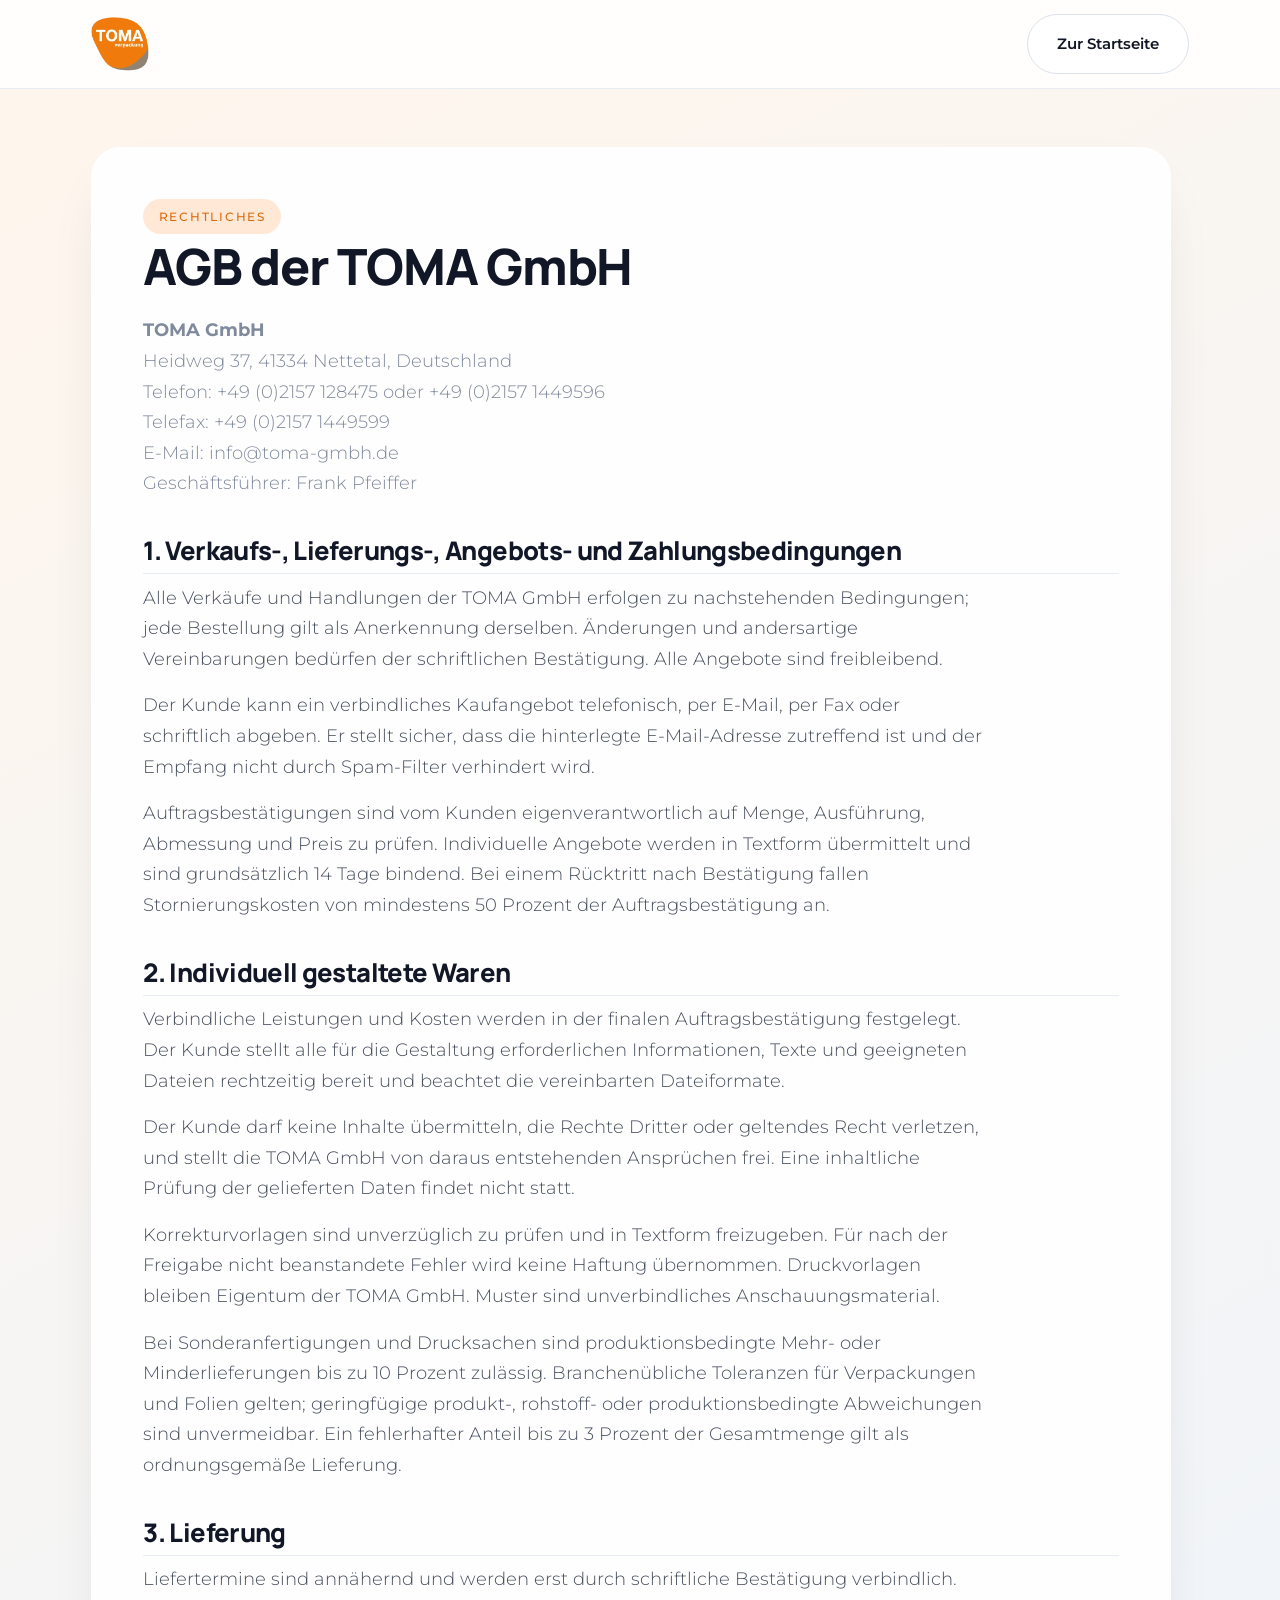
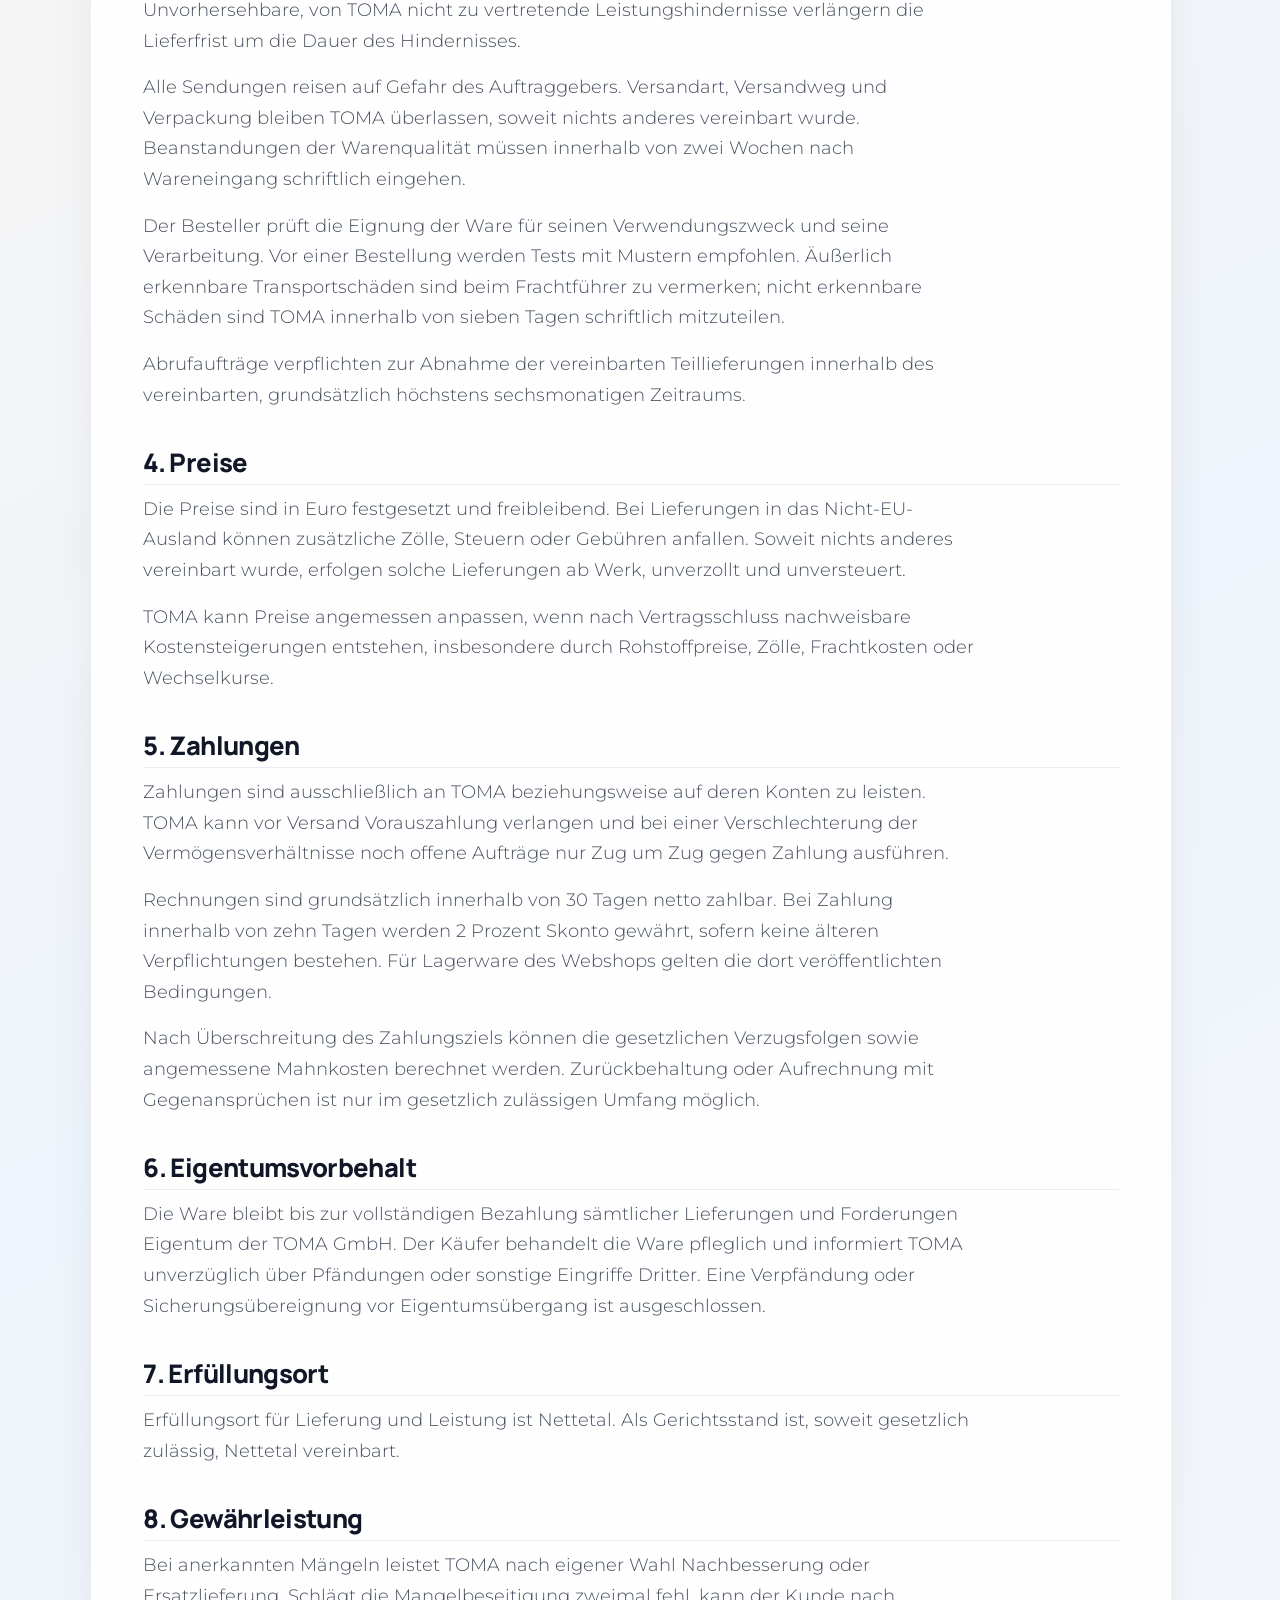
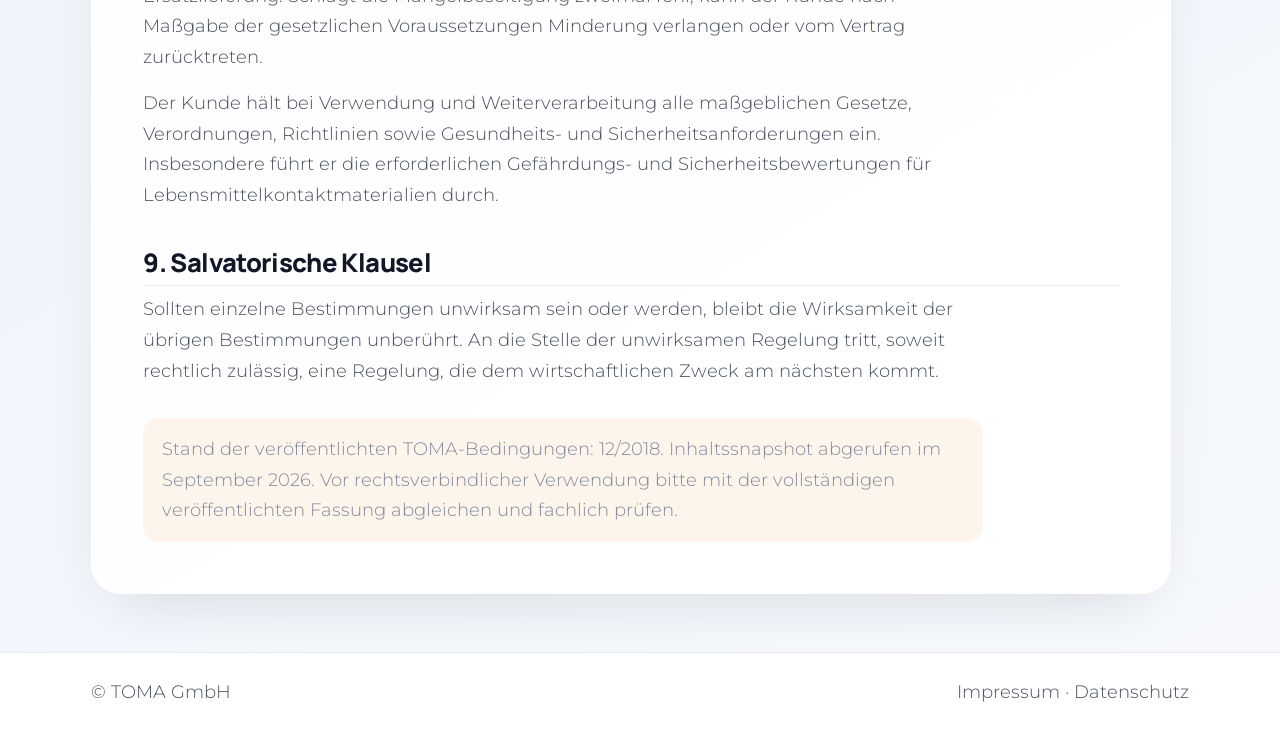
<file: agb.html>
<!doctype html>
<html lang="de-DE">
<head>
  <meta charset="utf-8">
  <meta name="viewport" content="width=device-width,initial-scale=1">
  <title>AGB | TOMA GmbH</title>
  <meta name="description" content="Allgemeine Verkaufs-, Lieferungs-, Angebots- und Zahlungsbedingungen der TOMA GmbH in Nettetal.">
  <meta name="leadwerk:focus-keyphrase" content="AGB TOMA GmbH">
  <meta property="og:image" content="assets/doypack/doypack-scaled.webp">
  <link rel="icon" href="assets/logo-toma.webp" type="image/webp">
  <link rel="stylesheet" href="css/fonts-local.css">
  <link rel="stylesheet" href="css/tokens.css">
  <link rel="stylesheet" href="css/base.css">
  <link rel="stylesheet" href="css/special-pages.css">
</head>
<body class="special-page">
  <header class="special-header">
    <div class="container special-header__inner">
      <a href="index.html" data-lw-page-ref="toma-kopie-home-v1" aria-label="TOMA Startseite"><img src="assets/logo-toma.webp" alt="TOMA GmbH" data-lw-global="brand.logo" data-lw-type="image"></a>
      <a class="btn btn--ghost" href="index.html" data-lw-page-ref="toma-kopie-home-v1">Zur Startseite</a>
    </div>
  </header>
  <main class="special-main special-main--legal">
    <div class="container">
      <article class="special-card special-card--legal" data-lw-section="terms">
        <span class="eyebrow" data-lw-field="terms.eyebrow" data-lw-type="text">Rechtliches</span>
        <h1 data-lw-field="terms.title" data-lw-type="text">AGB der TOMA GmbH</h1>
        <div class="legal-lead" data-lw-field="terms.provider" data-lw-type="richtext">
          <p><strong>TOMA GmbH</strong><br>Heidweg 37, 41334 Nettetal, Deutschland<br>Telefon: <a href="tel:+492157128475">+49 (0)2157 128475</a> oder <a href="tel:+4921571449596">+49 (0)2157 1449596</a><br>Telefax: +49 (0)2157 1449599<br>E-Mail: <a href="mailto:info@toma-gmbh.de">info@toma-gmbh.de</a><br>Geschäftsführer: Frank Pfeiffer</p>
        </div>

        <section class="legal-section">
          <h2 data-lw-field="terms.sales-title" data-lw-type="text">1. Verkaufs-, Lieferungs-, Angebots- und Zahlungsbedingungen</h2>
          <div data-lw-field="terms.sales" data-lw-type="richtext">
            <p>Alle Verkäufe und Handlungen der TOMA GmbH erfolgen zu nachstehenden Bedingungen; jede Bestellung gilt als Anerkennung derselben. Änderungen und andersartige Vereinbarungen bedürfen der schriftlichen Bestätigung. Alle Angebote sind freibleibend.</p>
            <p>Der Kunde kann ein verbindliches Kaufangebot telefonisch, per E-Mail, per Fax oder schriftlich abgeben. Er stellt sicher, dass die hinterlegte E-Mail-Adresse zutreffend ist und der Empfang nicht durch Spam-Filter verhindert wird.</p>
            <p>Auftragsbestätigungen sind vom Kunden eigenverantwortlich auf Menge, Ausführung, Abmessung und Preis zu prüfen. Individuelle Angebote werden in Textform übermittelt und sind grundsätzlich 14 Tage bindend. Bei einem Rücktritt nach Bestätigung fallen Stornierungskosten von mindestens 50 Prozent der Auftragsbestätigung an.</p>
          </div>
        </section>

        <section class="legal-section">
          <h2 data-lw-field="terms.custom-title" data-lw-type="text">2. Individuell gestaltete Waren</h2>
          <div data-lw-field="terms.custom" data-lw-type="richtext">
            <p>Verbindliche Leistungen und Kosten werden in der finalen Auftragsbestätigung festgelegt. Der Kunde stellt alle für die Gestaltung erforderlichen Informationen, Texte und geeigneten Dateien rechtzeitig bereit und beachtet die vereinbarten Dateiformate.</p>
            <p>Der Kunde darf keine Inhalte übermitteln, die Rechte Dritter oder geltendes Recht verletzen, und stellt die TOMA GmbH von daraus entstehenden Ansprüchen frei. Eine inhaltliche Prüfung der gelieferten Daten findet nicht statt.</p>
            <p>Korrekturvorlagen sind unverzüglich zu prüfen und in Textform freizugeben. Für nach der Freigabe nicht beanstandete Fehler wird keine Haftung übernommen. Druckvorlagen bleiben Eigentum der TOMA GmbH. Muster sind unverbindliches Anschauungsmaterial.</p>
            <p>Bei Sonderanfertigungen und Drucksachen sind produktionsbedingte Mehr- oder Minderlieferungen bis zu 10 Prozent zulässig. Branchenübliche Toleranzen für Verpackungen und Folien gelten; geringfügige produkt-, rohstoff- oder produktionsbedingte Abweichungen sind unvermeidbar. Ein fehlerhafter Anteil bis zu 3 Prozent der Gesamtmenge gilt als ordnungsgemäße Lieferung.</p>
          </div>
        </section>

        <section class="legal-section">
          <h2 data-lw-field="terms.delivery-title" data-lw-type="text">3. Lieferung</h2>
          <div data-lw-field="terms.delivery" data-lw-type="richtext">
            <p>Liefertermine sind annähernd und werden erst durch schriftliche Bestätigung verbindlich. Unvorhersehbare, von TOMA nicht zu vertretende Leistungshindernisse verlängern die Lieferfrist um die Dauer des Hindernisses.</p>
            <p>Alle Sendungen reisen auf Gefahr des Auftraggebers. Versandart, Versandweg und Verpackung bleiben TOMA überlassen, soweit nichts anderes vereinbart wurde. Beanstandungen der Warenqualität müssen innerhalb von zwei Wochen nach Wareneingang schriftlich eingehen.</p>
            <p>Der Besteller prüft die Eignung der Ware für seinen Verwendungszweck und seine Verarbeitung. Vor einer Bestellung werden Tests mit Mustern empfohlen. Äußerlich erkennbare Transportschäden sind beim Frachtführer zu vermerken; nicht erkennbare Schäden sind TOMA innerhalb von sieben Tagen schriftlich mitzuteilen.</p>
            <p>Abrufaufträge verpflichten zur Abnahme der vereinbarten Teillieferungen innerhalb des vereinbarten, grundsätzlich höchstens sechsmonatigen Zeitraums.</p>
          </div>
        </section>

        <section class="legal-section">
          <h2 data-lw-field="terms.prices-title" data-lw-type="text">4. Preise</h2>
          <div data-lw-field="terms.prices" data-lw-type="richtext">
            <p>Die Preise sind in Euro festgesetzt und freibleibend. Bei Lieferungen in das Nicht-EU-Ausland können zusätzliche Zölle, Steuern oder Gebühren anfallen. Soweit nichts anderes vereinbart wurde, erfolgen solche Lieferungen ab Werk, unverzollt und unversteuert.</p>
            <p>TOMA kann Preise angemessen anpassen, wenn nach Vertragsschluss nachweisbare Kostensteigerungen entstehen, insbesondere durch Rohstoffpreise, Zölle, Frachtkosten oder Wechselkurse.</p>
          </div>
        </section>

        <section class="legal-section">
          <h2 data-lw-field="terms.payment-title" data-lw-type="text">5. Zahlungen</h2>
          <div data-lw-field="terms.payment" data-lw-type="richtext">
            <p>Zahlungen sind ausschließlich an TOMA beziehungsweise auf deren Konten zu leisten. TOMA kann vor Versand Vorauszahlung verlangen und bei einer Verschlechterung der Vermögensverhältnisse noch offene Aufträge nur Zug um Zug gegen Zahlung ausführen.</p>
            <p>Rechnungen sind grundsätzlich innerhalb von 30 Tagen netto zahlbar. Bei Zahlung innerhalb von zehn Tagen werden 2 Prozent Skonto gewährt, sofern keine älteren Verpflichtungen bestehen. Für Lagerware des Webshops gelten die dort veröffentlichten Bedingungen.</p>
            <p>Nach Überschreitung des Zahlungsziels können die gesetzlichen Verzugsfolgen sowie angemessene Mahnkosten berechnet werden. Zurückbehaltung oder Aufrechnung mit Gegenansprüchen ist nur im gesetzlich zulässigen Umfang möglich.</p>
          </div>
        </section>

        <section class="legal-section">
          <h2 data-lw-field="terms.security-title" data-lw-type="text">6. Eigentumsvorbehalt</h2>
          <div data-lw-field="terms.security" data-lw-type="richtext">
            <p>Die Ware bleibt bis zur vollständigen Bezahlung sämtlicher Lieferungen und Forderungen Eigentum der TOMA GmbH. Der Käufer behandelt die Ware pfleglich und informiert TOMA unverzüglich über Pfändungen oder sonstige Eingriffe Dritter. Eine Verpfändung oder Sicherungsübereignung vor Eigentumsübergang ist ausgeschlossen.</p>
          </div>
        </section>

        <section class="legal-section">
          <h2 data-lw-field="terms.place-title" data-lw-type="text">7. Erfüllungsort</h2>
          <p data-lw-field="terms.place" data-lw-type="textarea">Erfüllungsort für Lieferung und Leistung ist Nettetal. Als Gerichtsstand ist, soweit gesetzlich zulässig, Nettetal vereinbart.</p>
        </section>

        <section class="legal-section">
          <h2 data-lw-field="terms.warranty-title" data-lw-type="text">8. Gewährleistung</h2>
          <div data-lw-field="terms.warranty" data-lw-type="richtext">
            <p>Bei anerkannten Mängeln leistet TOMA nach eigener Wahl Nachbesserung oder Ersatzlieferung. Schlägt die Mangelbeseitigung zweimal fehl, kann der Kunde nach Maßgabe der gesetzlichen Voraussetzungen Minderung verlangen oder vom Vertrag zurücktreten.</p>
            <p>Der Kunde hält bei Verwendung und Weiterverarbeitung alle maßgeblichen Gesetze, Verordnungen, Richtlinien sowie Gesundheits- und Sicherheitsanforderungen ein. Insbesondere führt er die erforderlichen Gefährdungs- und Sicherheitsbewertungen für Lebensmittelkontaktmaterialien durch.</p>
          </div>
        </section>

        <section class="legal-section">
          <h2 data-lw-field="terms.severability-title" data-lw-type="text">9. Salvatorische Klausel</h2>
          <p data-lw-field="terms.severability" data-lw-type="textarea">Sollten einzelne Bestimmungen unwirksam sein oder werden, bleibt die Wirksamkeit der übrigen Bestimmungen unberührt. An die Stelle der unwirksamen Regelung tritt, soweit rechtlich zulässig, eine Regelung, die dem wirtschaftlichen Zweck am nächsten kommt.</p>
        </section>

        <p class="legal-meta" data-lw-field="terms.version" data-lw-type="textarea">Stand der veröffentlichten TOMA-Bedingungen: 12/2018. Inhaltssnapshot abgerufen im September 2026. Vor rechtsverbindlicher Verwendung bitte mit der vollständigen veröffentlichten Fassung abgleichen und fachlich prüfen.</p>
      </article>
    </div>
  </main>
  <footer class="special-footer">
    <div class="container special-footer__inner">
      <span>© TOMA GmbH</span>
      <span><a href="impressum.html" data-lw-page-ref="toma-kopie-impressum-v1">Impressum</a> · <a href="datenschutz.html" data-lw-page-ref="toma-kopie-datenschutz-v1">Datenschutz</a></span>
    </div>
  </footer>
</body>
</html>
</file>
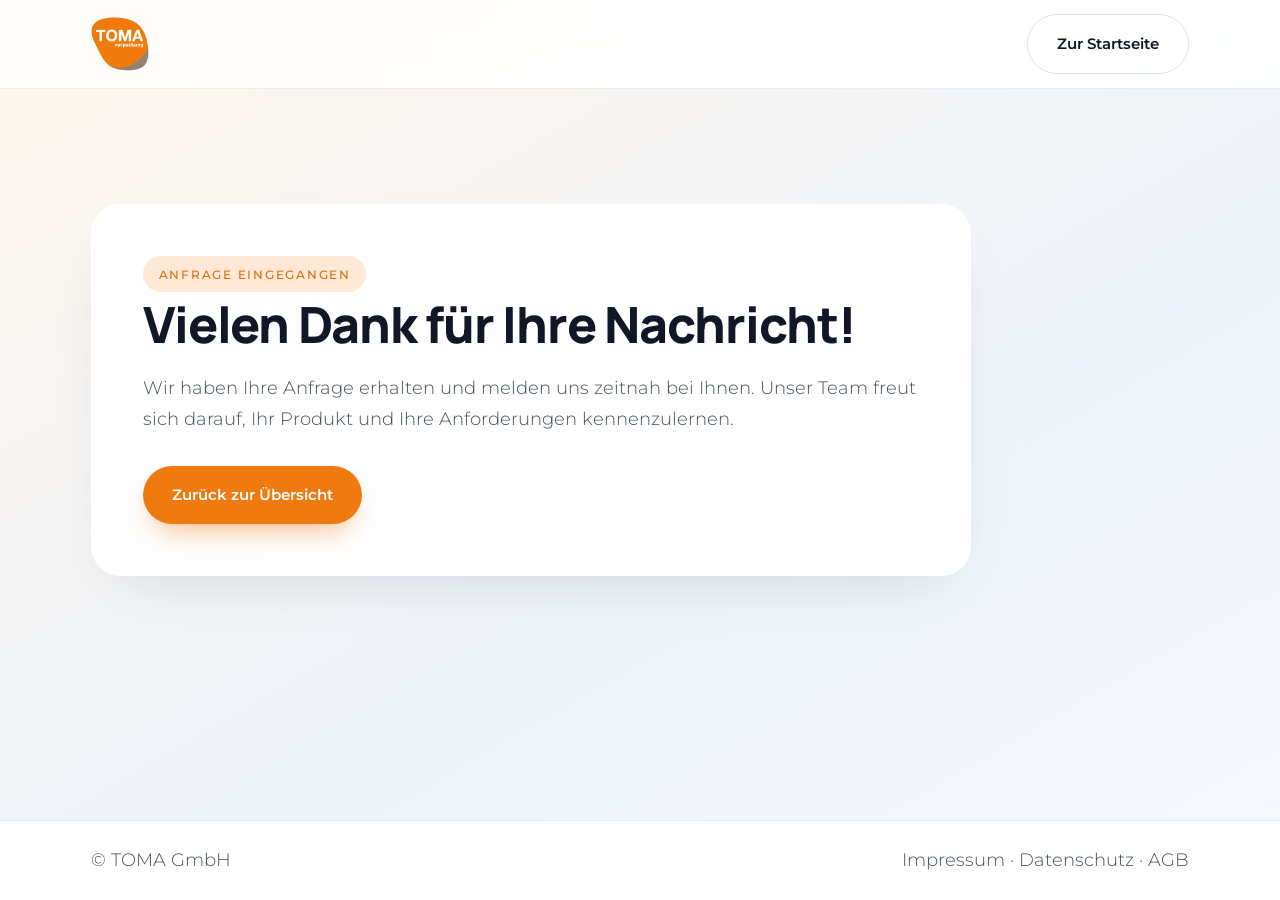
<file: danke.html>
<!doctype html>
<html lang="de-DE">
<head>
<meta charset="utf-8">
<meta name="viewport" content="width=device-width,initial-scale=1">
<title>Vielen Dank für Ihre Anfrage | TOMA GmbH</title>
<meta name="description" content="Vielen Dank für Ihre Doypack-Anfrage. Das TOMA-Team meldet sich zeitnah bei Ihnen.">
<meta name="robots" content="noindex,follow">
<meta name="leadwerk:focus-keyphrase" content="Danke für Ihre Doypack-Anfrage">
<meta property="og:image" content="assets/doypack/doypack-scaled.webp">
<link rel="icon" href="assets/logo-toma.webp" type="image/webp">
<link rel="stylesheet" href="css/fonts-local.css">
<link rel="stylesheet" href="css/tokens.css">
<link rel="stylesheet" href="css/base.css">
<link rel="stylesheet" href="css/special-pages.css">
</head>
<body class="special-page">
<header class="special-header">
<div class="container special-header__inner">
<a href="index.html" data-lw-page-ref="toma-kopie-home-v1" aria-label="TOMA Startseite">
<img src="assets/logo-toma.webp" alt="TOMA GmbH" data-lw-global="brand.logo" data-lw-type="image">
</a>
<a class="btn btn--ghost" href="index.html" data-lw-page-ref="toma-kopie-home-v1">Zur Startseite</a>
</div>
</header>
<main class="special-main">
<div class="container">
<article class="special-card" data-lw-section="thanks">
<span class="eyebrow" data-lw-field="thanks.eyebrow" data-lw-type="text">Anfrage eingegangen</span>
<h1 data-lw-field="thanks.title" data-lw-type="text">Vielen Dank für Ihre Nachricht!</h1>
<p data-lw-field="thanks.copy" data-lw-type="textarea">Wir haben Ihre Anfrage erhalten und melden uns zeitnah bei Ihnen. Unser Team freut sich darauf, Ihr Produkt und Ihre Anforderungen kennenzulernen.</p>
<div class="special-actions">
<a class="btn btn--primary" href="index.html" data-lw-page-ref="toma-kopie-home-v1" data-lw-field="thanks.cta" data-lw-type="page_reference">Zurück zur Übersicht</a>
</div>
</article>
</div>
</main>
<footer class="special-footer">
<div class="container special-footer__inner">
<span>© TOMA GmbH</span>
<span>
<a href="impressum.html" data-lw-page-ref="toma-kopie-impressum-v1">Impressum</a> · <a href="datenschutz.html" data-lw-page-ref="toma-kopie-datenschutz-v1">Datenschutz</a> · <a href="agb.html" data-lw-page-ref="toma-kopie-agb-v1">AGB</a>
</span>
</div>
</footer>
</body>
</html>
</file>
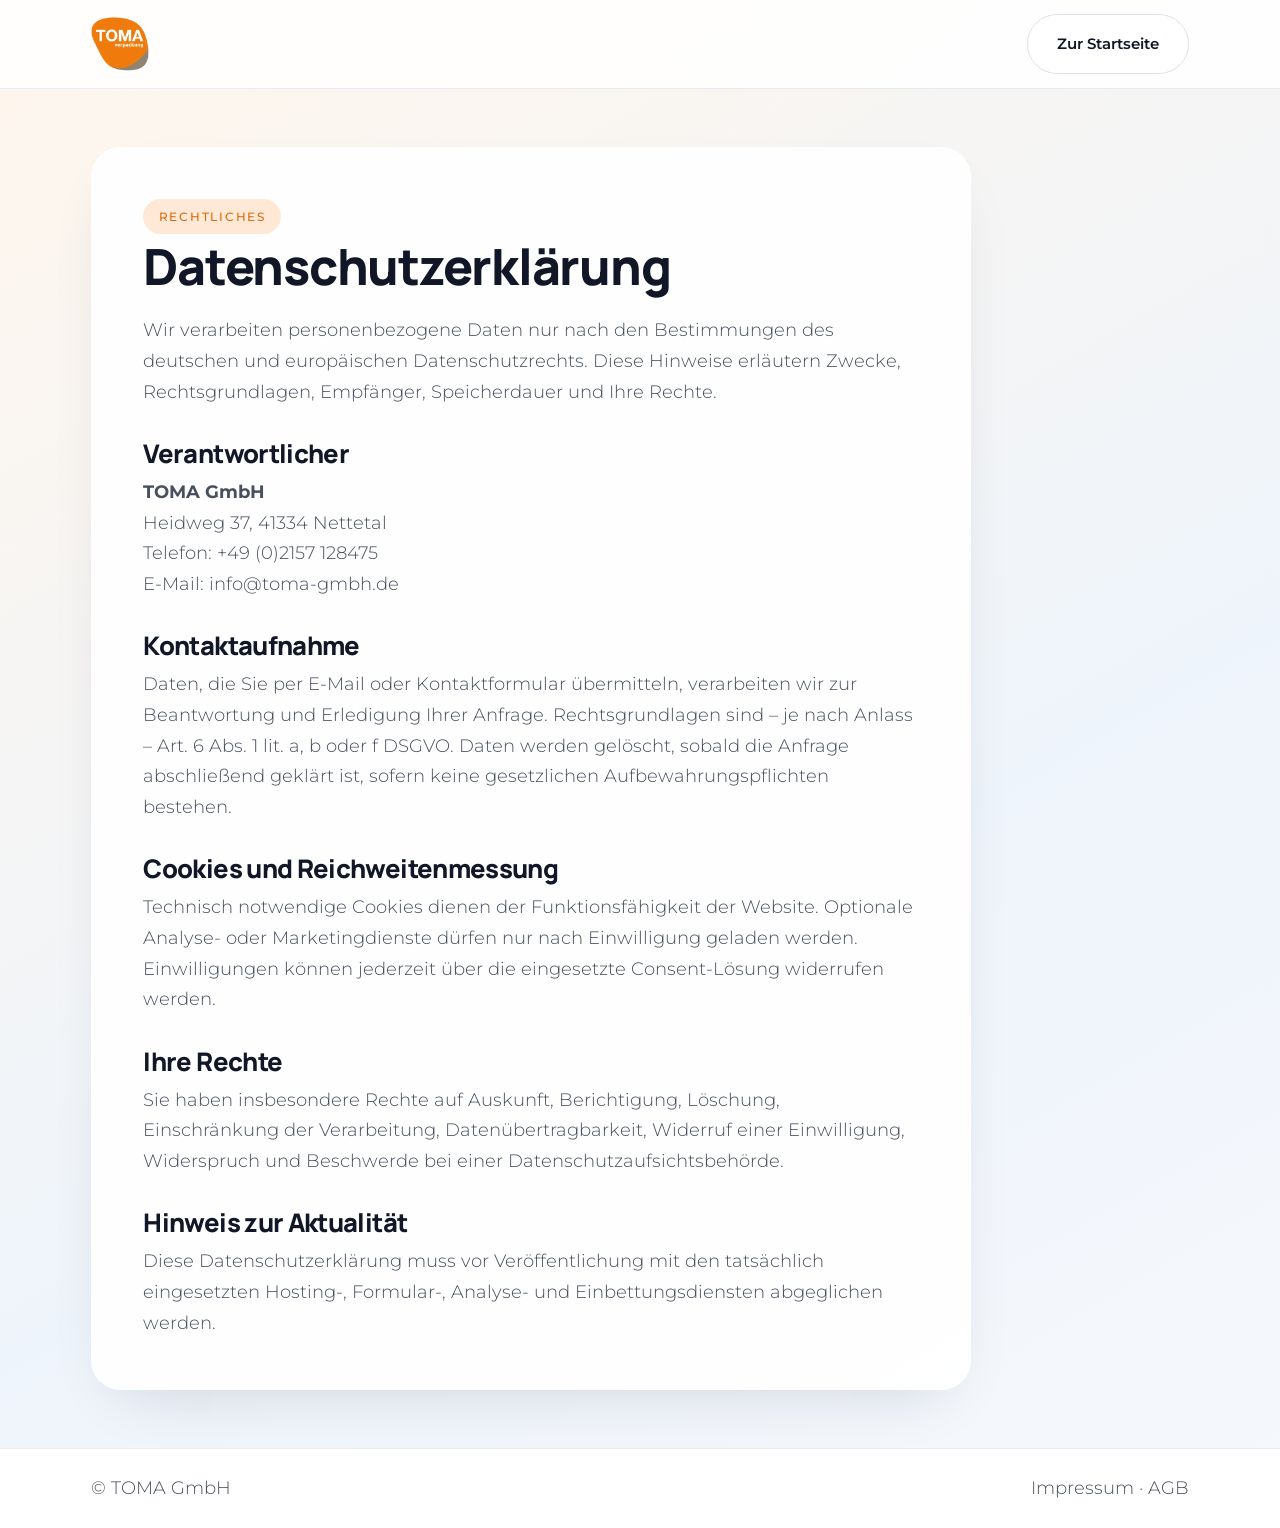
<file: datenschutz.html>
<!doctype html>
<html lang="de-DE">
<head>
<meta charset="utf-8">
<meta name="viewport" content="width=device-width,initial-scale=1">
<title>Datenschutz | TOMA GmbH</title>
<meta name="description" content="Datenschutzhinweise der TOMA GmbH für Website, Kontaktaufnahme und Betroffenenrechte.">
<meta name="leadwerk:focus-keyphrase" content="Datenschutz TOMA GmbH">
<meta property="og:image" content="assets/doypack/doypack-scaled.webp">
<link rel="icon" href="assets/logo-toma.webp" type="image/webp">
<link rel="stylesheet" href="css/fonts-local.css">
<link rel="stylesheet" href="css/tokens.css">
<link rel="stylesheet" href="css/base.css">
<link rel="stylesheet" href="css/special-pages.css">
</head>
<body class="special-page">
<header class="special-header">
<div class="container special-header__inner">
<a href="index.html" data-lw-page-ref="toma-kopie-home-v1" aria-label="TOMA Startseite">
<img src="assets/logo-toma.webp" alt="TOMA GmbH" data-lw-global="brand.logo" data-lw-type="image">
</a>
<a class="btn btn--ghost" href="index.html" data-lw-page-ref="toma-kopie-home-v1">Zur Startseite</a>
</div>
</header>
<main class="special-main special-main--legal">
<div class="container">
<article class="special-card" data-lw-section="privacy">
<span class="eyebrow">Rechtliches</span>
<h1 data-lw-field="privacy.title" data-lw-type="text">Datenschutzerklärung</h1>
<p data-lw-field="privacy.intro" data-lw-type="textarea">Wir verarbeiten personenbezogene Daten nur nach den Bestimmungen des deutschen und europäischen Datenschutzrechts. Diese Hinweise erläutern Zwecke, Rechtsgrundlagen, Empfänger, Speicherdauer und Ihre Rechte.</p>
<h2>Verantwortlicher</h2>
<p data-lw-field="privacy.controller" data-lw-type="textarea">
<strong>TOMA GmbH</strong>
<br>Heidweg 37, 41334 Nettetal<br>Telefon: +49 (0)2157 128475<br>E-Mail: info@toma-gmbh.de</p>
<h2>Kontaktaufnahme</h2>
<p data-lw-field="privacy.contact" data-lw-type="textarea">Daten, die Sie per E-Mail oder Kontaktformular übermitteln, verarbeiten wir zur Beantwortung und Erledigung Ihrer Anfrage. Rechtsgrundlagen sind – je nach Anlass – Art. 6 Abs. 1 lit. a, b oder f DSGVO. Daten werden gelöscht, sobald die Anfrage abschließend geklärt ist, sofern keine gesetzlichen Aufbewahrungspflichten bestehen.</p>
<h2>Cookies und Reichweitenmessung</h2>
<p data-lw-field="privacy.cookies" data-lw-type="textarea">Technisch notwendige Cookies dienen der Funktionsfähigkeit der Website. Optionale Analyse- oder Marketingdienste dürfen nur nach Einwilligung geladen werden. Einwilligungen können jederzeit über die eingesetzte Consent-Lösung widerrufen werden.</p>
<h2>Ihre Rechte</h2>
<p data-lw-field="privacy.rights" data-lw-type="textarea">Sie haben insbesondere Rechte auf Auskunft, Berichtigung, Löschung, Einschränkung der Verarbeitung, Datenübertragbarkeit, Widerruf einer Einwilligung, Widerspruch und Beschwerde bei einer Datenschutzaufsichtsbehörde.</p>
<h2>Hinweis zur Aktualität</h2>
<p data-lw-field="privacy.review" data-lw-type="textarea">Diese Datenschutzerklärung muss vor Veröffentlichung mit den tatsächlich eingesetzten Hosting-, Formular-, Analyse- und Einbettungsdiensten abgeglichen werden.</p>
</article>
</div>
</main>
<footer class="special-footer">
<div class="container special-footer__inner">
<span>© TOMA GmbH</span>
<span><a href="impressum.html" data-lw-page-ref="toma-kopie-impressum-v1">Impressum</a> · <a href="agb.html" data-lw-page-ref="toma-kopie-agb-v1">AGB</a></span>
</div>
</footer>
</body>
</html>
</file>
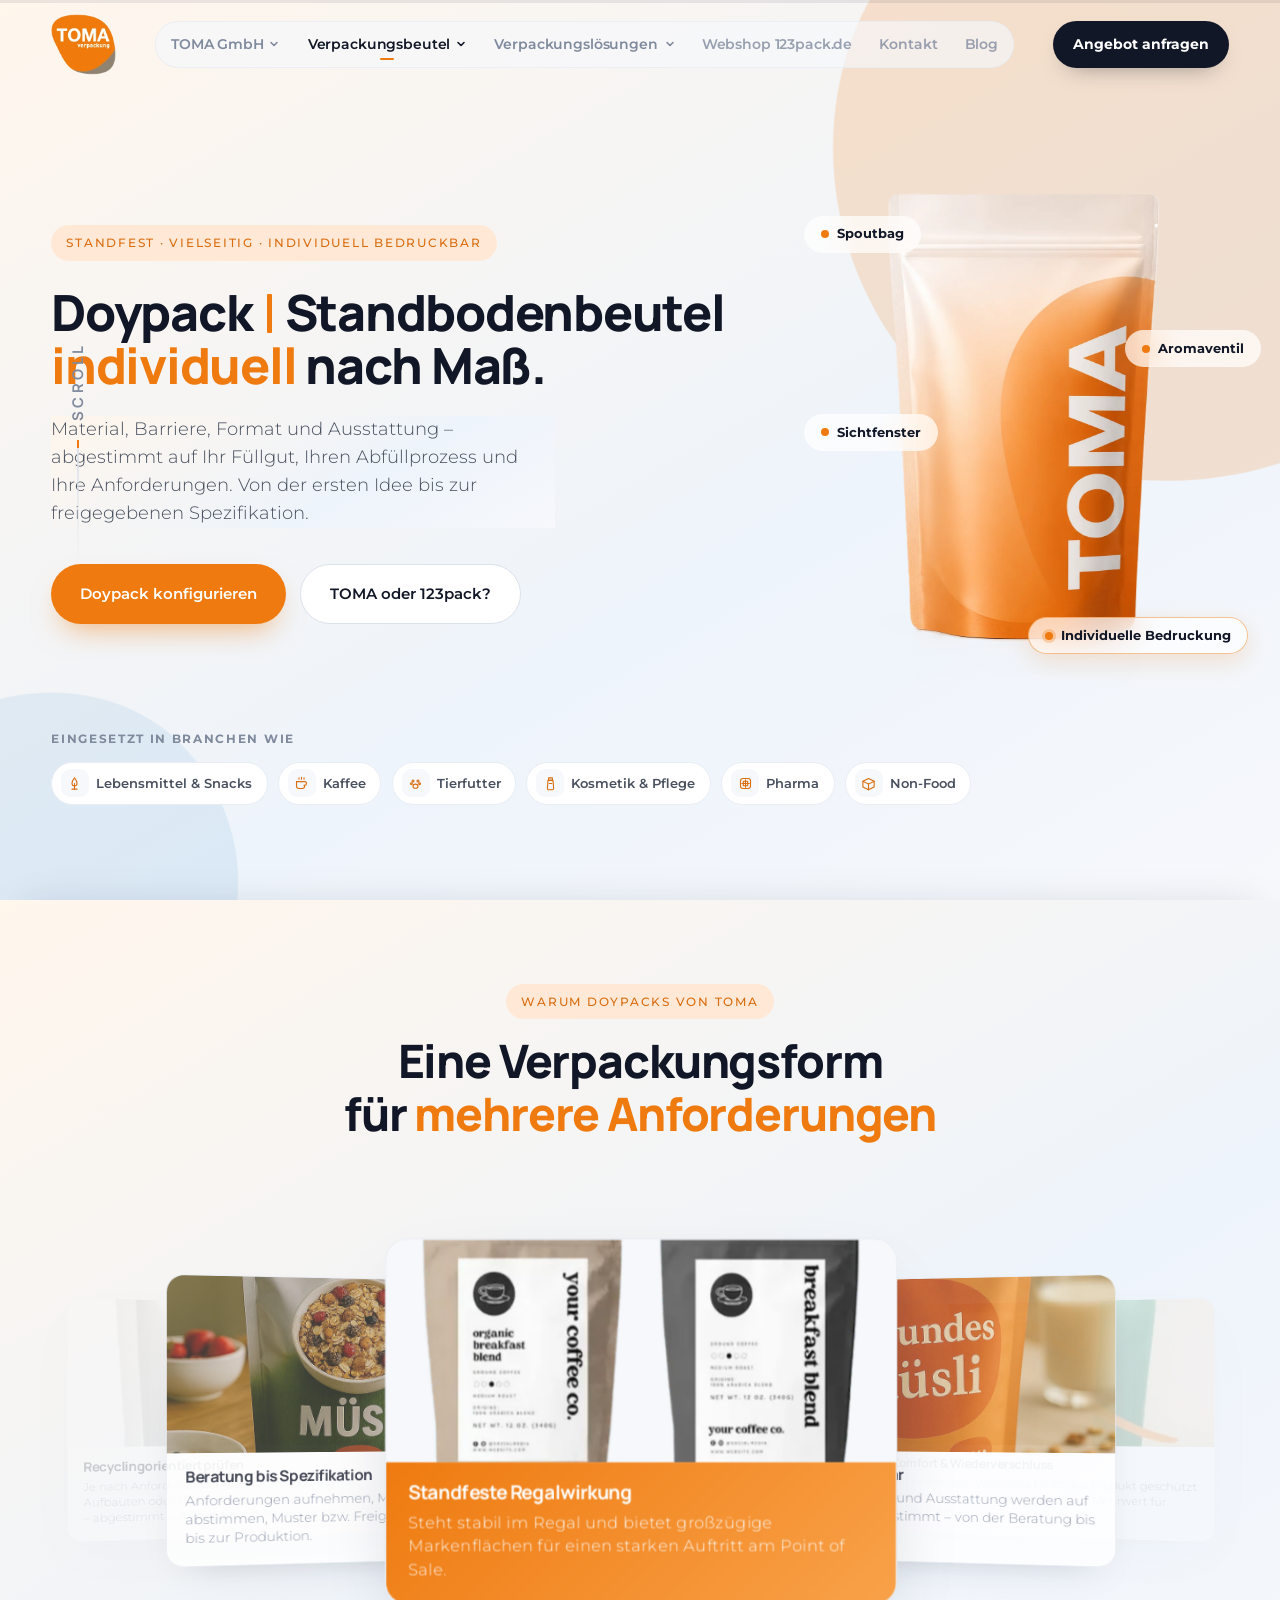
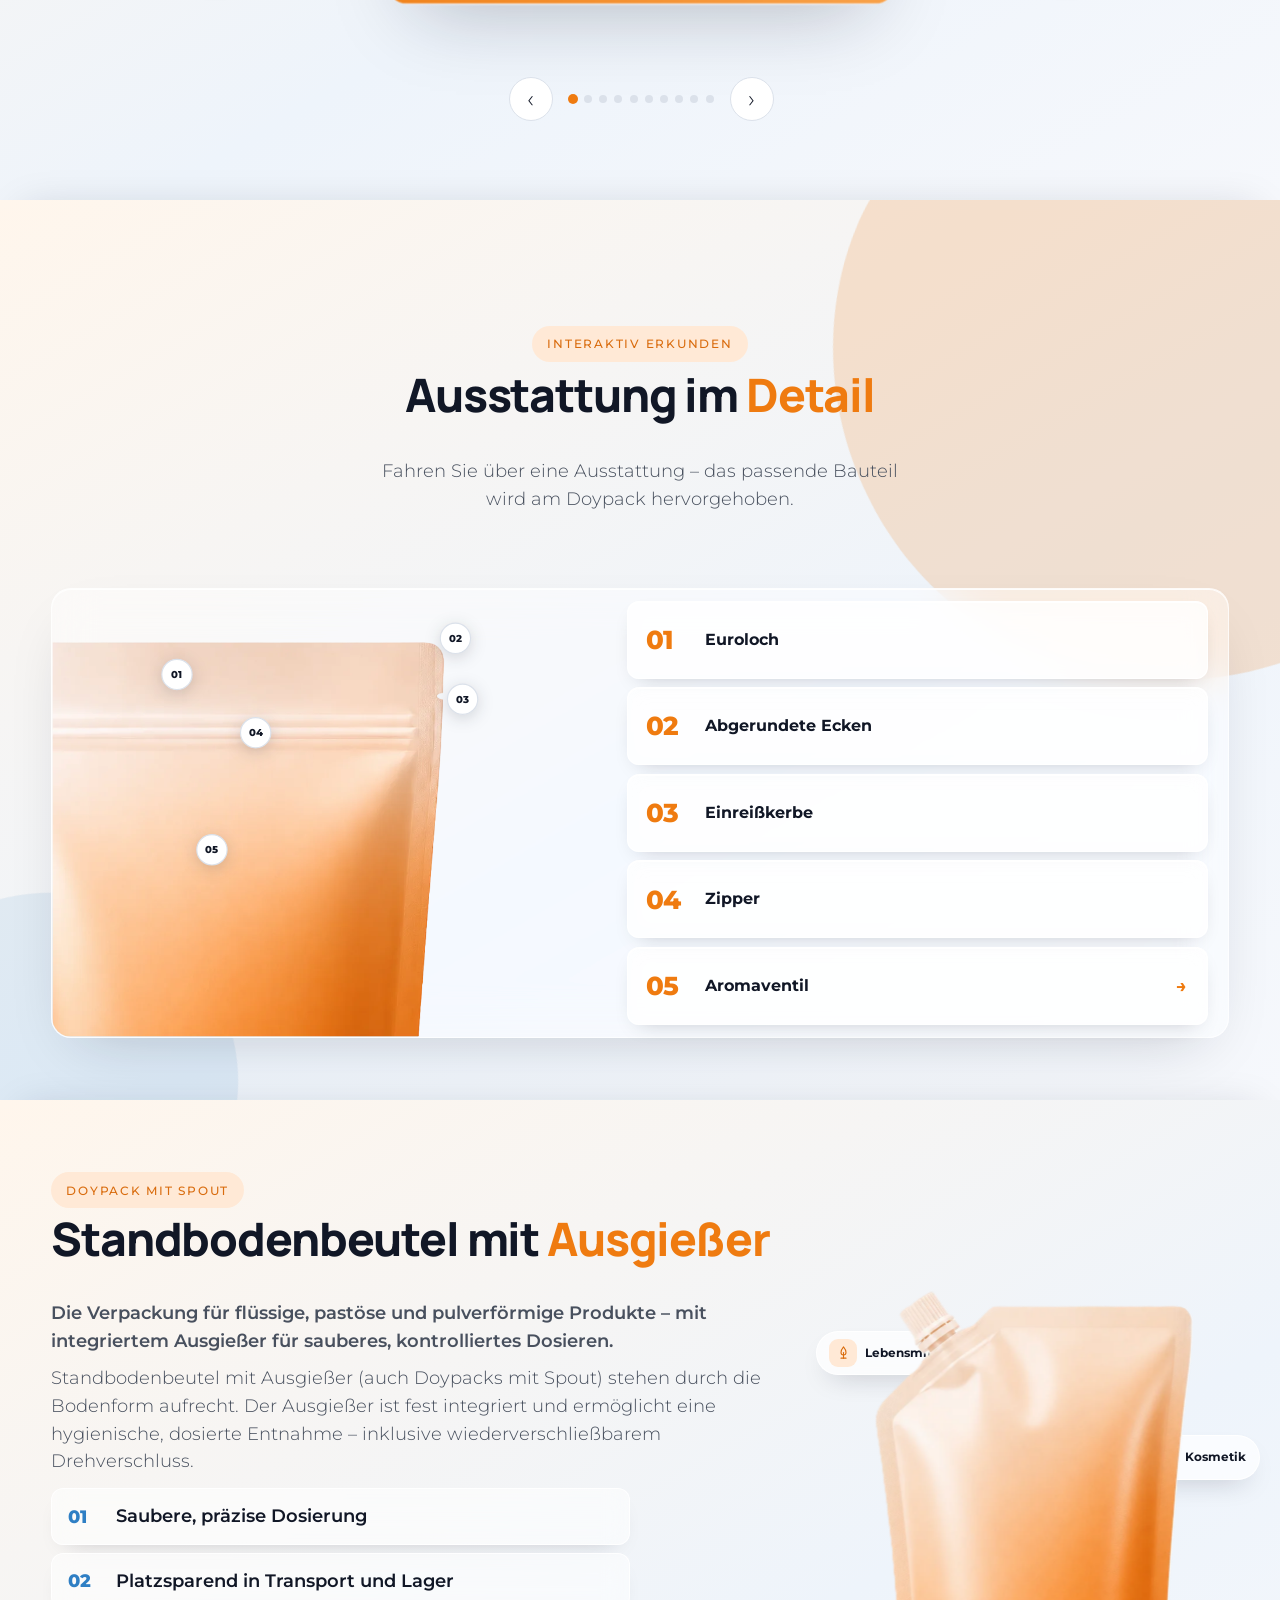
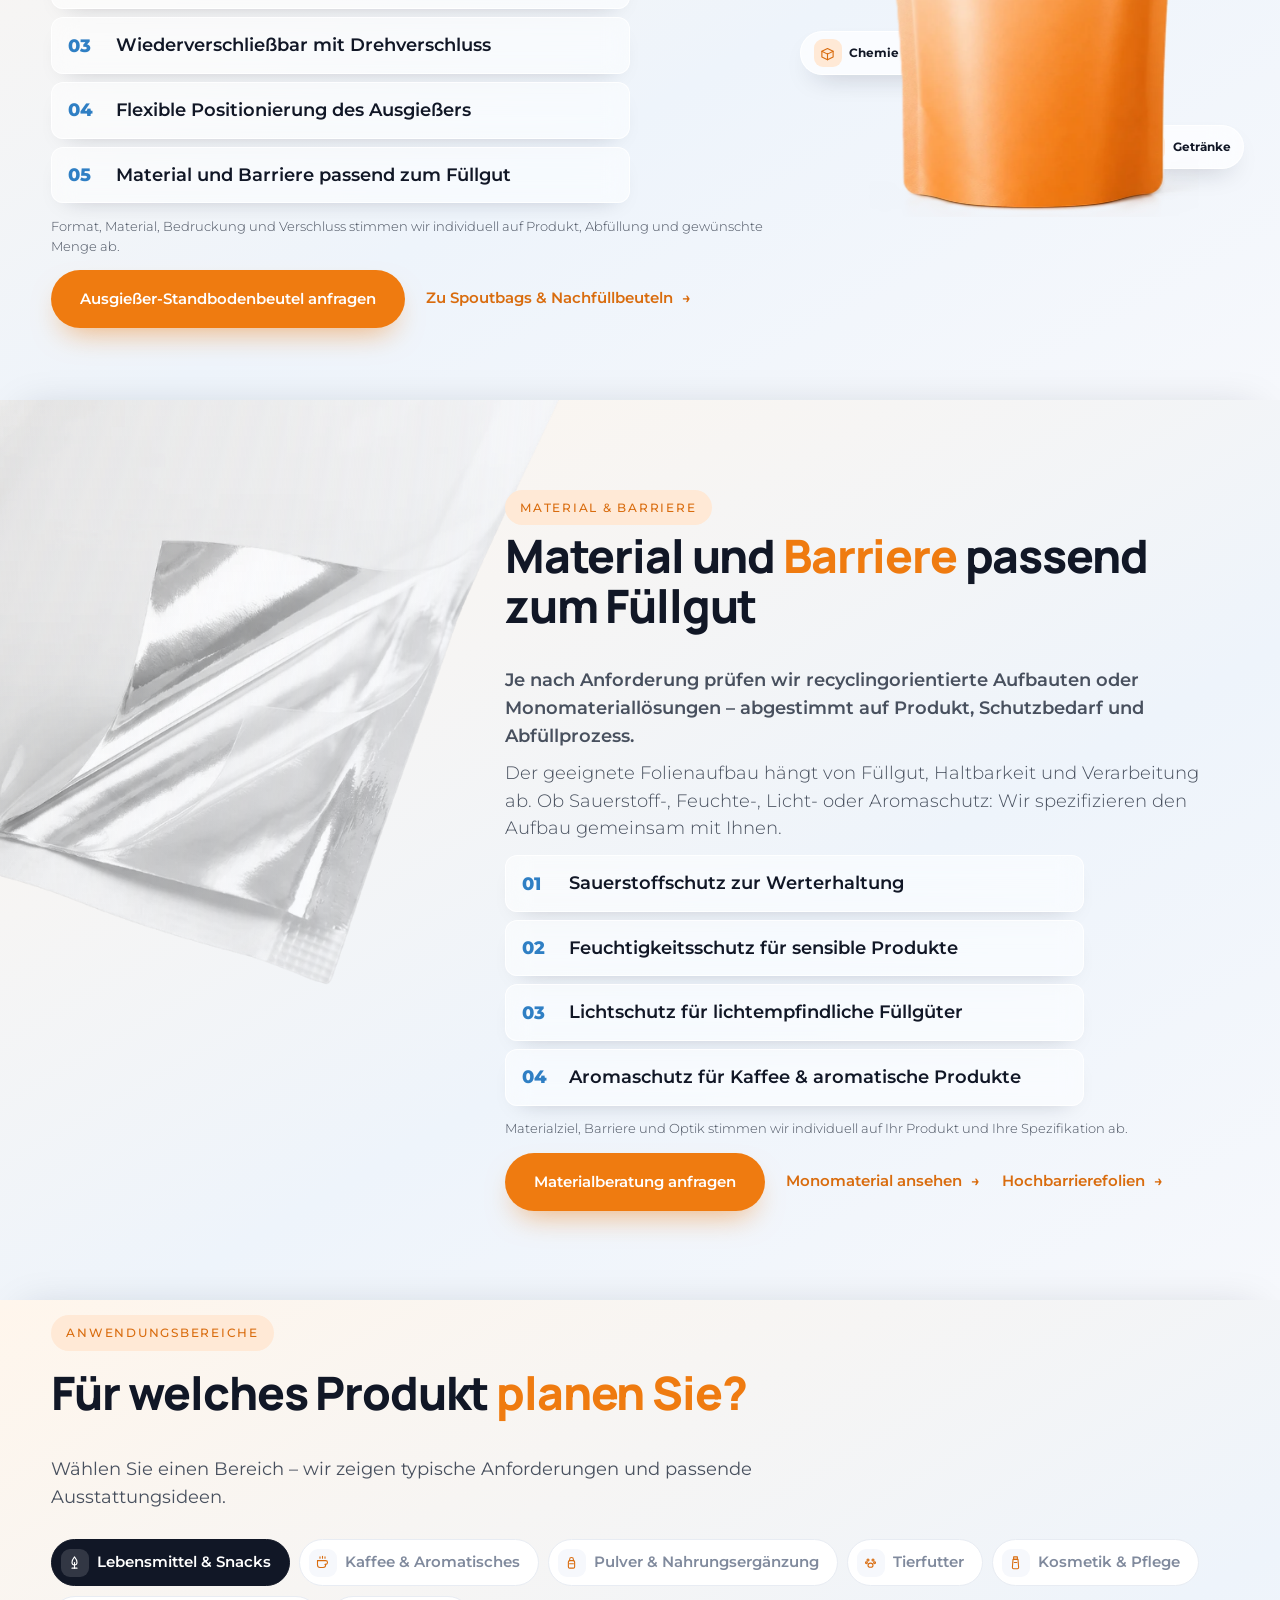
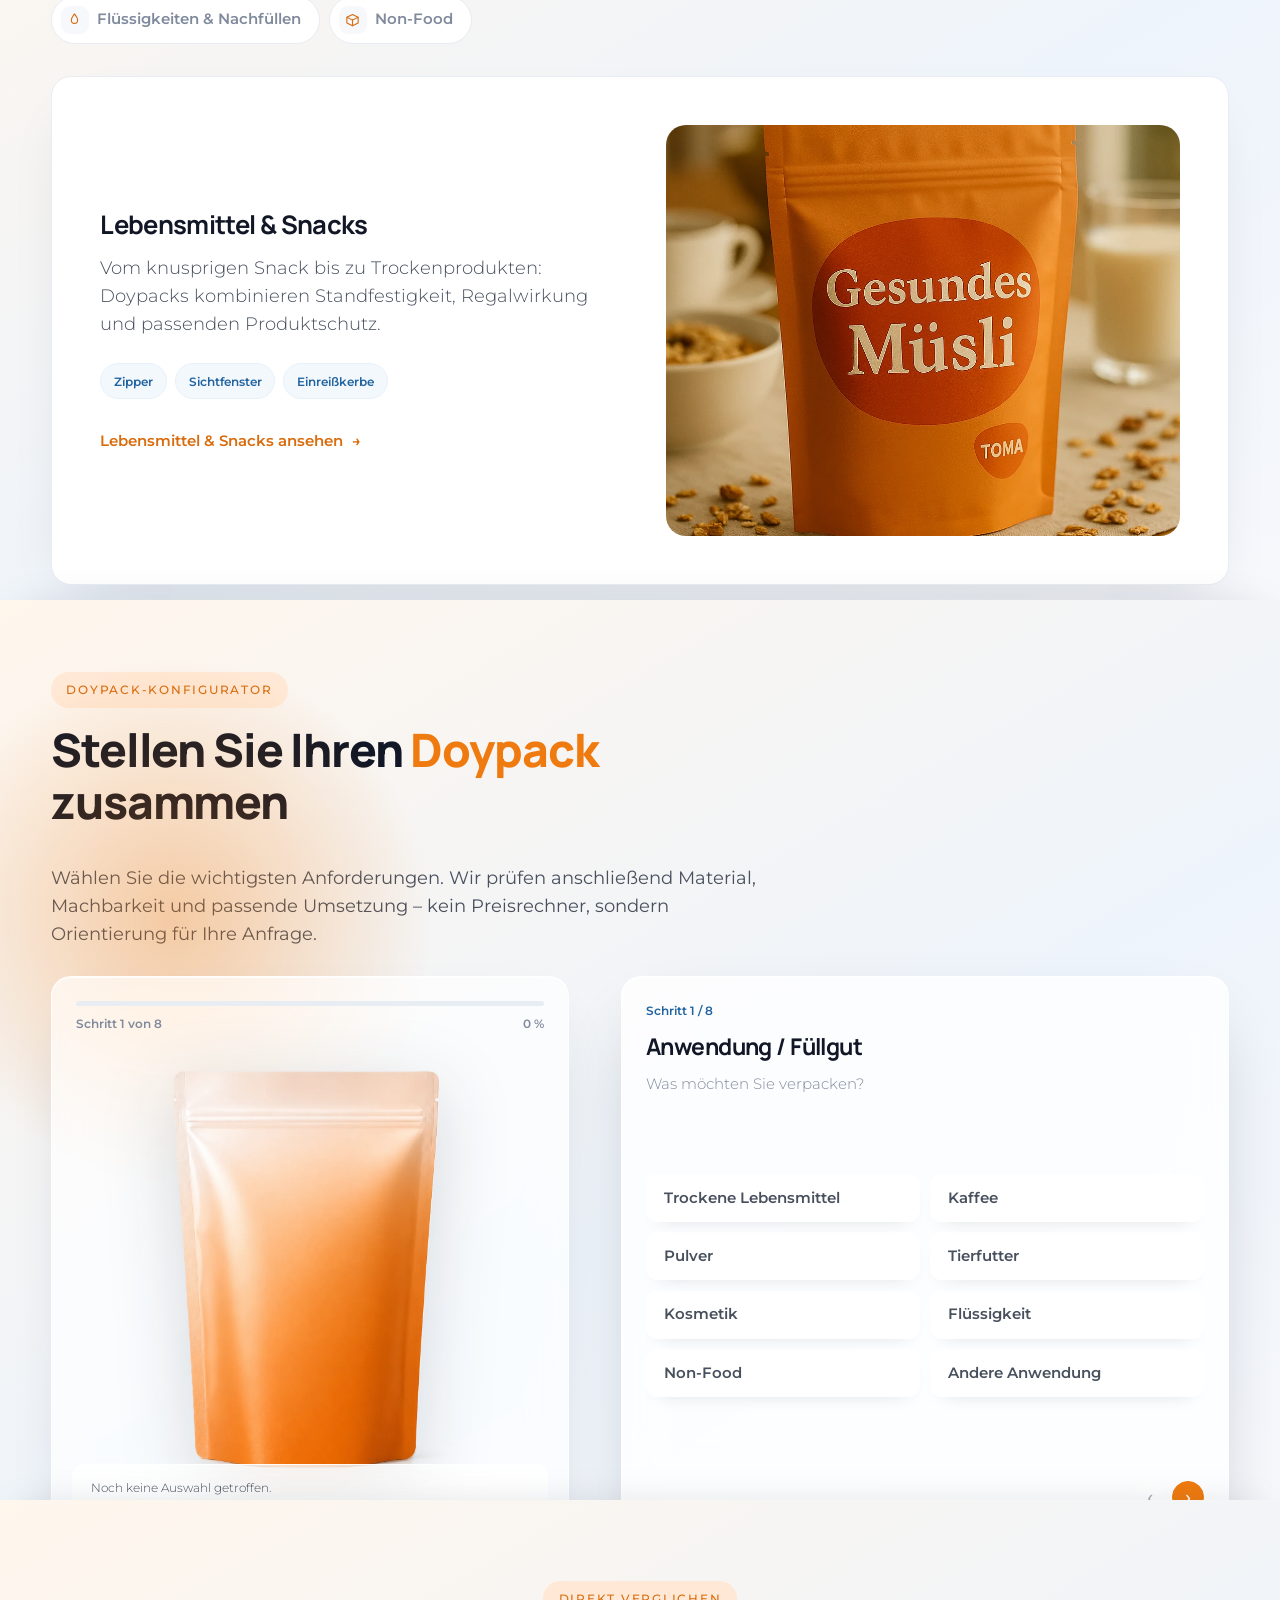
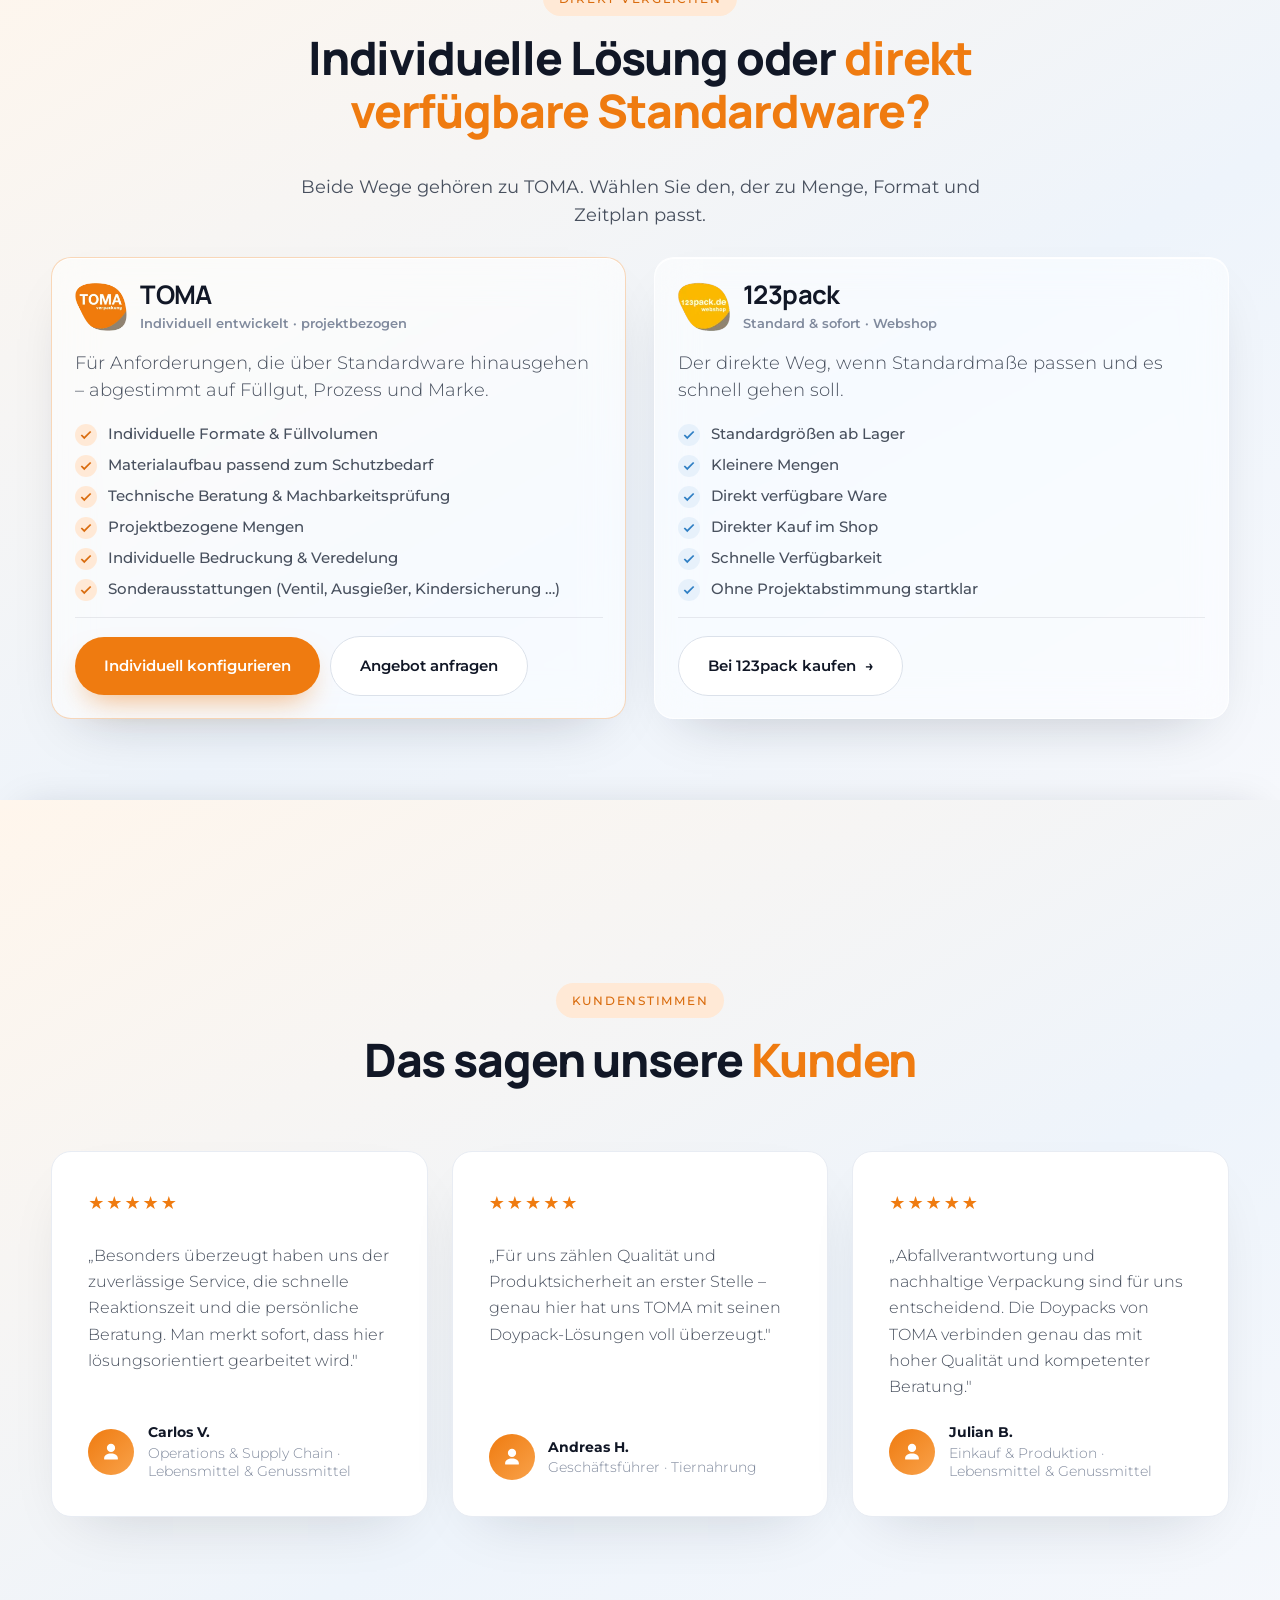
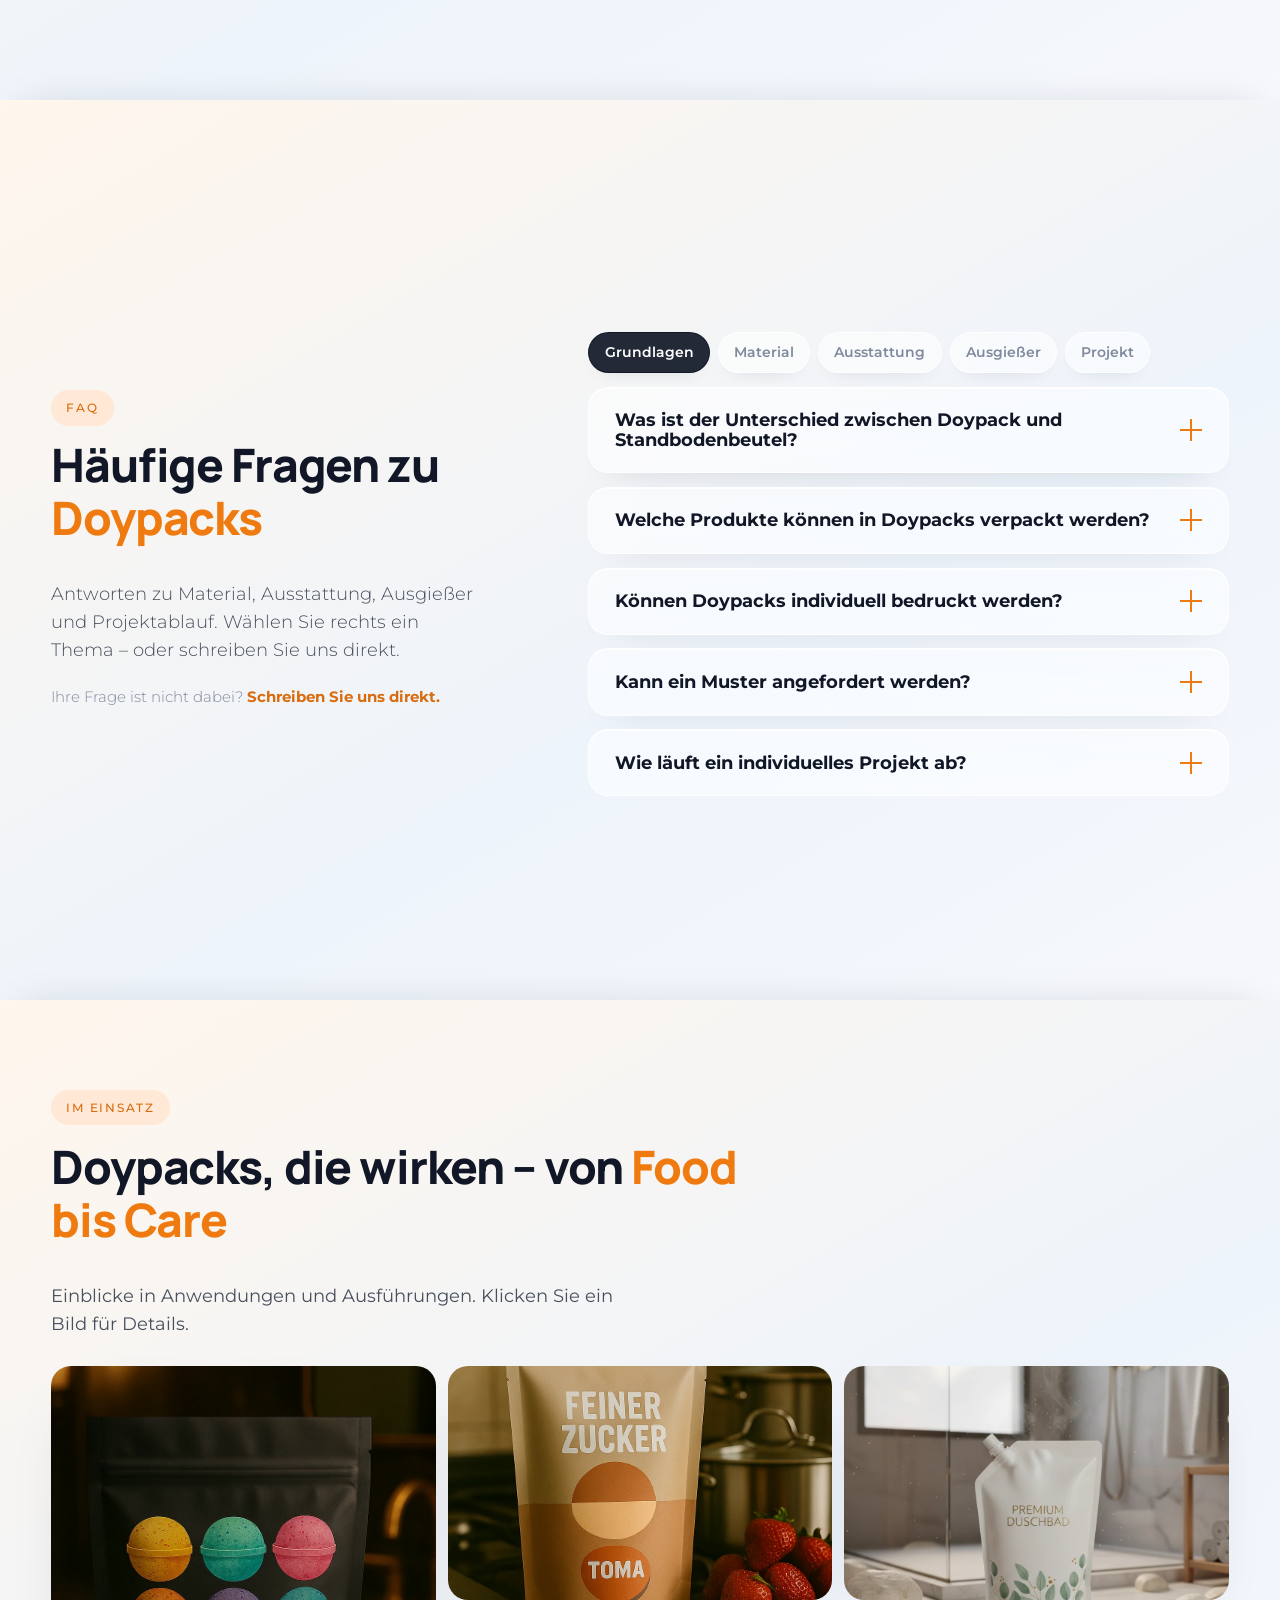
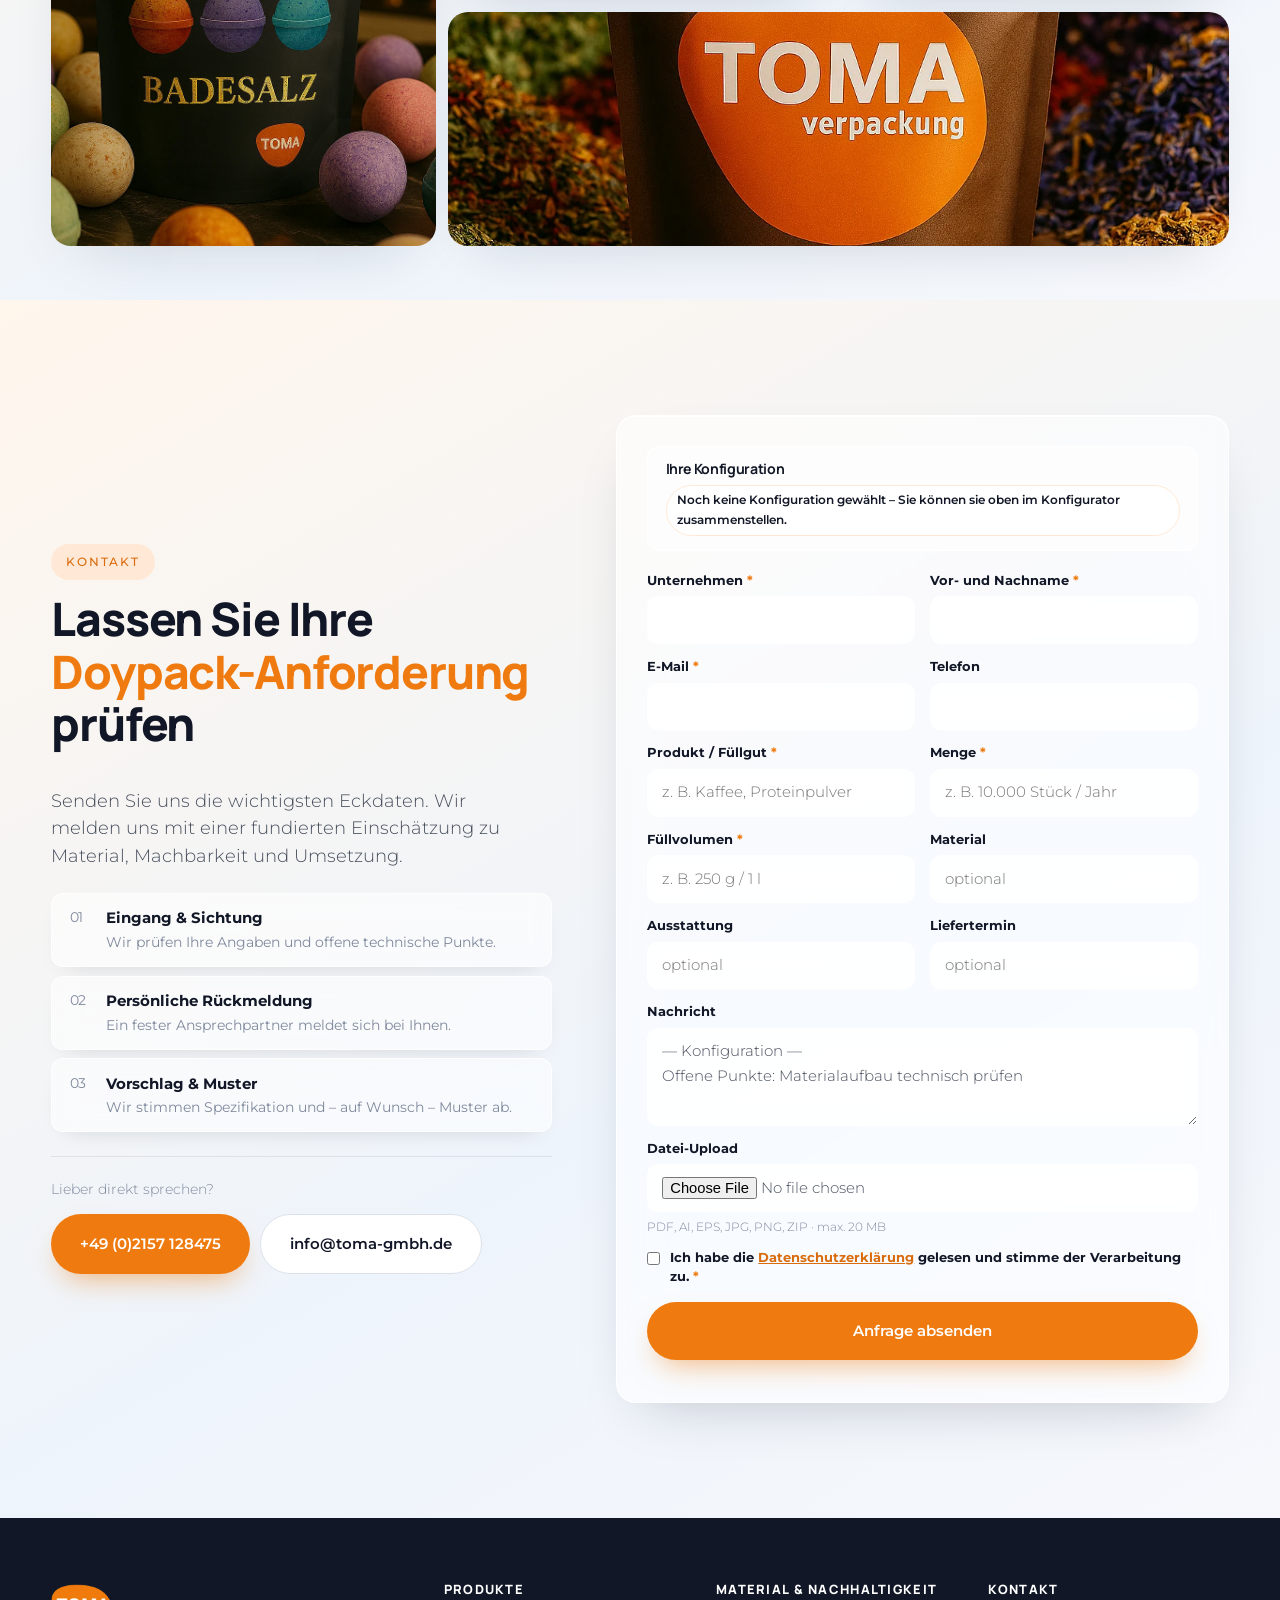
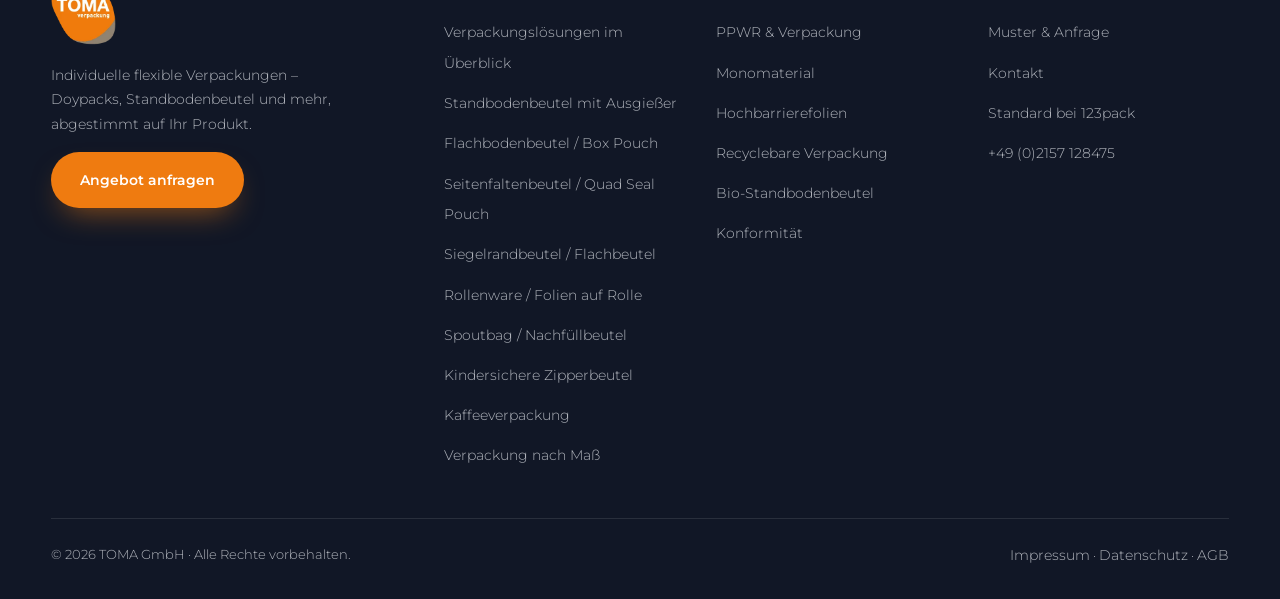
<file: doypack.html>
<!DOCTYPE html>
<html lang="de-DE" data-product="doypack">
<head>
  <meta charset="UTF-8" />
  <meta name="viewport" content="width=device-width, initial-scale=1.0" />
  <title>Doypacks &amp; Standbodenbeutel individuell nach Maß | TOMA GmbH</title>
  <meta name="description" content="Doypacks und Standbodenbeutel für Lebensmittel, Tierfutter und Non-Food: individuell bedruckbar, mit Zipper, Ventil oder Ausgießer. Standbodenbeutel mit Ausgießer anfragen." />
  <meta name="leadwerk:focus-keyphrase" content="Doypacks und Standbodenbeutel nach Maß" />
  <meta name="theme-color" content="#ef7b10" />

  <meta property="og:type" content="website" />
  <meta property="og:title" content="Doypacks &amp; Standbodenbeutel individuell nach Maß | TOMA GmbH" />
  <meta property="og:description" content="Doypacks und Standbodenbeutel individuell – inkl. Zipper, Ventil und Ausgießer. Material, Format und Bedruckung abstimmen und anfragen." />
  <meta property="og:image" content="assets/doypack/doypack-scaled.webp" />
  <meta property="og:locale" content="de_DE" />
  <link rel="icon" href="assets/logo-toma.webp" type="image/webp" />

  <link rel="stylesheet" href="css/fonts-local.css" />
  <link rel="stylesheet" href="css/tokens.css" />
  <link rel="stylesheet" href="css/base.css" />
  <link rel="stylesheet" href="css/components.css" />

  <script type="application/ld+json">
  {
    "@context": "https://schema.org",
    "@type": "Product",
    "name": "Doypack / Standbodenbeutel (individuell)",
    "category": "Flexible Verpackung",
    "brand": { "@type": "Brand", "name": "TOMA GmbH" },
    "description": "Individuell konfigurierbare Doypacks und Standbodenbeutel. Material, Barriere, Format und Ausstattung werden auf das Füllgut und den Abfüllprozess abgestimmt.",
    "manufacturer": { "@type": "Organization", "name": "TOMA GmbH", "telephone": "+49-2157-128475", "email": "info@toma-gmbh.de", "url": "https://www.toma-gmbh.de/" }
  }
  </script>
</head>
<body>
  <a class="skip-link" href="#main">Zum Inhalt springen</a>

  <!-- ============================ NAV ============================ -->
  <!-- Struktur wie www.toma-gmbh.de. Verlinkt sind nur bereits angelegte Seiten; alle übrigen Punkte bleiben vorerst Text. -->
  <header class="nav" id="nav">
    <div class="nav__progress" aria-hidden="true">
      <div class="nav__progress-bar" id="navProgress"></div>
    </div>
    <div class="nav__inner">
      <a class="nav__logo" href="index.html" data-lw-page-ref="toma-kopie-home-v1" aria-label="TOMA GmbH – Startseite">
        <span class="nav__logo-mark"><img src="assets/logo-toma.webp" width="52" height="52" alt="TOMA GmbH" data-lw-global="brand.logo" data-lw-type="image" /></span>
      </a>
      <nav class="nav__links" aria-label="Hauptnavigation">
        <ul class="nav__menu">
          <li class="nav__item" data-nav-item>
            <button type="button" class="nav__trigger" aria-expanded="false" aria-controls="navSubToma">TOMA GmbH<svg class="nav__caret" viewBox="0 0 12 12" aria-hidden="true" focusable="false"><path d="M3 4.5 6 7.5l3-3"/></svg></button>
            <div class="nav__dropdown" id="navSubToma">
              <ul class="nav__sublist">
                <li><span class="nav__text">Team</span></li>
                <li><span class="nav__text">Mission und Kompetenzen</span></li>
                <li><a class="nav__sublink" href="ppmr.html">PPWR &amp; Verpackung</a></li>
                <li><span class="nav__text">Nachhaltig und biologisch verpacken</span></li>
                <li><span class="nav__text">Konformitätserklärungen</span></li>
              </ul>
            </div>
          </li>
          <li class="nav__item nav__item--mega" data-nav-item>
            <button type="button" class="nav__trigger is-current" aria-expanded="false" aria-controls="navSubBeutel">Verpackungsbeutel<svg class="nav__caret" viewBox="0 0 12 12" aria-hidden="true" focusable="false"><path d="M3 4.5 6 7.5l3-3"/></svg></button>
            <div class="nav__dropdown nav__mega" id="navSubBeutel">
              <div class="nav__mega-grid nav__mega-grid--beutel">
                <div class="nav__mega-intro">
                  <span class="eyebrow">Verpackungsbeutel</span>
                  <p class="nav__mega-title">Die passende <em>Beutelform</em> für Ihr Produkt</p>
                  <p class="nav__mega-copy">Vom Standbodenbeutel bis zur Folie auf Rolle: Füllgut, Menge und Abfüllung entscheiden, welche Form passt. Wir beraten Sie persönlich.</p>
                  <a class="btn btn--primary nav__mega-cta" href="#anfrage">Beratung anfragen</a>
                </div>
                <div class="nav__mega-col">
                  <p class="nav__mega-heading" id="navMegaBeutel">Beutelformen</p>
                  <p class="nav__mega-sub">Vom Standbodenbeutel bis zur Rolle</p>
                  <ul class="nav__sublist nav__sublist--grid" aria-labelledby="navMegaBeutel">
                    <li><a class="nav__sublink" href="doypack.html" data-preview-src="assets/doypack/doypack.webp" aria-current="page"><b>Doypack</b><span>Standbodenbeutel</span></a></li>
                    <li><a class="nav__sublink" href="flachbodenbeutel.html" data-preview-src="assets/flachbodenbeutel/flachbodenbeutel-neutral.webp"><b>Box Pouch</b><span>Flachbodenbeutel</span></a></li>
                    <li><a class="nav__sublink" href="seitenfaltenbeutel.html" data-preview-src="assets/seitenfaltenbeutel/seitenfaltenbeutel-neutral.webp"><b>Quadro-Seal-Pouch</b><span>Seitenfaltenbeutel</span></a></li>
                    <li><a class="nav__sublink" href="siegelrandbeutel.html" data-preview-src="assets/flachbeutel/flachbeutel-neutral.webp"><b>Siegelrandbeutel</b><span>Flachbeutel</span></a></li>
                    <li><a class="nav__sublink" href="rollenware.html" data-preview-src="assets/rollenware/rollenware-neutral.webp"><b>Rollenware</b><span>Folien auf Rolle</span></a></li>
                    <li><a class="nav__sublink" href="spoutbag.html" data-preview-src="assets/nachfuellbeutel/spoutbag-neutral.webp"><b>Spoutbag</b><span>Nachfüllbeutel</span></a></li>
                  </ul>
                </div>
                <!-- Vorschau wechselt beim Hover/Fokus (nav-menu.js), Verlauf wie .nav__mega-intro -->
                <figure class="nav__preview" aria-hidden="true">
                  <img src="assets/doypack/doypack.webp" width="1086" height="1448" alt="" loading="lazy" decoding="async" data-nav-preview-img />
                  <figcaption><b data-nav-preview-title>Doypack</b><span data-nav-preview-sub>Standbodenbeutel</span></figcaption>
                </figure>
              </div>
              <div class="nav__mega-foot">
                <span class="nav__mega-foot-label" id="navMegaBeutelMehr">Passend dazu</span>
                <ul class="nav__mega-pills" aria-labelledby="navMegaBeutelMehr">
                  <li><a href="verpackungsloesungen.html">Verpackungslösungen im Überblick</a></li>
                  <li><a href="hochbarrierefolien.html">Hochbarrierefolien</a></li>
                  <li><a href="ppmr.html">PPWR &amp; Verpackung</a></li>
                </ul>
              </div>
            </div>
          </li>
          <li class="nav__item nav__item--mega nav__item--split" data-nav-item>
            <a class="nav__trigger" href="verpackungsloesungen.html">Verpackungslösungen</a><button type="button" class="nav__toggle" aria-expanded="false" aria-controls="navSubLoesungen" aria-label="Menü Verpackungslösungen"><svg class="nav__caret" viewBox="0 0 12 12" aria-hidden="true" focusable="false"><path d="M3 4.5 6 7.5l3-3"/></svg></button>
            <div class="nav__dropdown nav__mega" id="navSubLoesungen">
              <div class="nav__mega-grid">
                <div class="nav__mega-intro">
                  <span class="eyebrow">Verpackungslösungen</span>
                  <p class="nav__mega-title">Die passende Lösung für <em>Ihr Produkt</em></p>
                  <p class="nav__mega-copy">Material, Ausstattung und Branche bestimmen, welche Verpackung passt. Wir beraten Sie persönlich.</p>
                  <a class="nav__mega-link" href="verpackungsloesungen.html">Alle Verpackungslösungen im Überblick <span class="arrow" aria-hidden="true">→</span></a>
                  <a class="btn btn--primary nav__mega-cta" href="#anfrage">Beratung anfragen</a>
                </div>
                <div class="nav__mega-col">
                  <p class="nav__mega-heading" id="navMegaMaterial">Materialanwendungen</p>
                  <p class="nav__mega-sub">Nach Füllgut und Schutzbedarf</p>
                  <ul class="nav__mega-list" aria-labelledby="navMegaMaterial">
                    <li><a href="hochbarrierefolien.html">Hochbarrierefolien</a></li>
                    <li><span class="nav__text">Recyclebare Verpackung</span></li>
                    <li><span class="nav__text">Biologisch verpacken</span></li>
                    <li><span class="nav__text">Sterilisierfähige Beutel</span></li>
                    <li><span class="nav__text">Monomaterial</span></li>
                    <li><span class="nav__text">Mikrowellenbeutel</span></li>
                  </ul>
                </div>
                <div class="nav__mega-col">
                  <p class="nav__mega-heading" id="navMegaAttribute">Attribute</p>
                  <p class="nav__mega-sub">Funktionen und Veredelung</p>
                  <ul class="nav__mega-list" aria-labelledby="navMegaAttribute">
                    <li><span class="nav__text">Kindersichere Zipperbeutel</span></li>
                    <li><span class="nav__text">Perforationen</span></li>
                    <li><span class="nav__text">Aufdruck</span></li>
                  </ul>
                </div>
                <div class="nav__mega-col">
                  <p class="nav__mega-heading" id="navMegaBranchen">Branchen</p>
                  <p class="nav__mega-sub">Lösungen nach Einsatzbereich</p>
                  <ul class="nav__mega-list" aria-labelledby="navMegaBranchen">
                    <li><span class="nav__text">Food – Lebensmittelverpackung</span></li>
                    <li><span class="nav__text">Non-Food Verpackungsbeutel</span></li>
                    <li><span class="nav__text">Kaffeeverpackung</span></li>
                    <li><span class="nav__text">Tierfutterverpackung</span></li>
                    <li><span class="nav__text">Chemie</span></li>
                    <li><span class="nav__text">Pharma</span></li>
                  </ul>
                </div>
              </div>
              <div class="nav__mega-foot">
                <span class="nav__mega-foot-label" id="navMegaFormen">Beutelformen</span>
                <ul class="nav__mega-pills" aria-labelledby="navMegaFormen">
                  <li><a href="doypack.html" aria-current="page">Doypack</a></li>
                  <li><a href="flachbodenbeutel.html">Box Pouch</a></li>
                  <li><a href="seitenfaltenbeutel.html">Seitenfaltenbeutel</a></li>
                  <li><a href="siegelrandbeutel.html">Siegelrandbeutel</a></li>
                  <li><a href="rollenware.html">Rollenware</a></li>
                  <li><a href="spoutbag.html">Spoutbag</a></li>
                </ul>
              </div>
            </div>
          </li>
          <li class="nav__item"><span class="nav__text nav__text--top">Webshop 123pack.de</span></li>
          <li class="nav__item"><span class="nav__text nav__text--top">Kontakt</span></li>
          <li class="nav__item"><span class="nav__text nav__text--top">Blog</span></li>
        </ul>
      </nav>
      <div class="nav__cta">
        <a class="nav__cta-btn" href="#anfrage">Angebot anfragen</a>
        <button class="nav__burger" id="navBurger" aria-label="Menü öffnen" aria-expanded="false" aria-controls="navMobile">
          <span class="nav__burger-lines" aria-hidden="true"><i></i><i></i><i></i></span>
        </button>
      </div>
    </div>
  </header>

  <div class="nav__mobile" id="navMobile" aria-hidden="true">
    <div class="nav__mobile-panel">
      <div class="nav__mobile-top">
        <span class="nav__mobile-label">Menü</span>
        <button class="nav__mobile-close" id="navClose" aria-label="Menü schließen">
          <span aria-hidden="true"></span>
        </button>
      </div>
      <nav class="nav__mobile-links" aria-label="Mobile Navigation">
        <div class="nav__mgroup" data-nav-mgroup>
          <button type="button" class="nav__mtrigger" aria-expanded="false" aria-controls="navMSubToma"><span class="nav__mnum">01</span>TOMA GmbH<svg class="nav__caret" viewBox="0 0 12 12" aria-hidden="true" focusable="false"><path d="M3 4.5 6 7.5l3-3"/></svg></button>
          <ul class="nav__msub" id="navMSubToma" hidden>
            <li><span class="nav__text">Team</span></li>
            <li><span class="nav__text">Mission und Kompetenzen</span></li>
            <li><a href="ppmr.html">PPWR &amp; Verpackung</a></li>
            <li><span class="nav__text">Nachhaltig und biologisch verpacken</span></li>
            <li><span class="nav__text">Konformitätserklärungen</span></li>
          </ul>
        </div>
        <div class="nav__mgroup" data-nav-mgroup>
          <button type="button" class="nav__mtrigger is-current" aria-expanded="false" aria-controls="navMSubBeutel"><span class="nav__mnum">02</span>Verpackungsbeutel<svg class="nav__caret" viewBox="0 0 12 12" aria-hidden="true" focusable="false"><path d="M3 4.5 6 7.5l3-3"/></svg></button>
          <ul class="nav__msub" id="navMSubBeutel" hidden>
            <li><a href="doypack.html" aria-current="page">Doypack | Standbodenbeutel</a></li>
            <li><a href="flachbodenbeutel.html">Box Pouch | Flachbodenbeutel</a></li>
            <li><a href="seitenfaltenbeutel.html">Quadro-Seal-Pouch | Seitenfaltenbeutel</a></li>
            <li><a href="siegelrandbeutel.html">Siegelrandbeutel | Flachbeutel</a></li>
            <li><a href="rollenware.html">Rollenware | Folien auf Rolle</a></li>
            <li><a href="spoutbag.html">Spoutbag / Nachfüllbeutel</a></li>
          </ul>
        </div>
        <div class="nav__mgroup" data-nav-mgroup>
          <div class="nav__mhead"><a class="nav__mtrigger" href="verpackungsloesungen.html"><span class="nav__mnum">03</span>Verpackungslösungen</a><button type="button" class="nav__mtoggle" aria-expanded="false" aria-controls="navMSubLoesungen" aria-label="Menü Verpackungslösungen"><svg class="nav__caret" viewBox="0 0 12 12" aria-hidden="true" focusable="false"><path d="M3 4.5 6 7.5l3-3"/></svg></button></div>
          <div class="nav__msub" id="navMSubLoesungen" hidden>
            <ul>
              <li><a href="verpackungsloesungen.html">Verpackungslösungen im Überblick</a></li>
            </ul>
            <p class="nav__mheading">Materialanwendungen</p>
            <ul>
              <li><a href="hochbarrierefolien.html">Hochbarrierefolien</a></li>
              <li><span class="nav__text">Recyclebare Verpackung</span></li>
              <li><span class="nav__text">Biologisch verpacken</span></li>
              <li><span class="nav__text">Sterilisierfähige Beutel</span></li>
              <li><span class="nav__text">Monomaterial</span></li>
              <li><span class="nav__text">Mikrowellenbeutel</span></li>
            </ul>
            <p class="nav__mheading">Attribute</p>
            <ul>
              <li><span class="nav__text">Kindersichere Zipperbeutel</span></li>
              <li><span class="nav__text">Perforationen</span></li>
              <li><span class="nav__text">Aufdruck</span></li>
            </ul>
            <p class="nav__mheading">Branchen</p>
            <ul>
              <li><span class="nav__text">Food – Lebensmittelverpackung</span></li>
              <li><span class="nav__text">Non-Food Verpackungsbeutel</span></li>
              <li><span class="nav__text">Kaffeeverpackung</span></li>
              <li><span class="nav__text">Tierfutterverpackung</span></li>
              <li><span class="nav__text">Chemie</span></li>
              <li><span class="nav__text">Pharma</span></li>
            </ul>
          </div>
        </div>
        <span class="nav__mtext"><span class="nav__mnum">04</span>Webshop 123pack.de</span>
        <span class="nav__mtext"><span class="nav__mnum">05</span>Kontakt</span>
        <span class="nav__mtext"><span class="nav__mnum">06</span>Blog</span>
      </nav>
      <a class="nav__cta-btn nav__cta-btn--block" href="#anfrage">Angebot anfragen</a>
    </div>
  </div>

  <a class="hero__scroll" href="#warum" data-hero="scroll" aria-label="Weiter scrollen">
    <span class="hero__scroll-label">Scroll</span>
    <span class="hero__scroll-track" aria-hidden="true">
      <span class="hero__scroll-dot"></span>
    </span>
  </a>

  <main id="main" data-snap>

    <!-- ============================ HERO ============================ -->
    <section class="hero stack-panel" id="hero" style="--stack-z: 1" aria-labelledby="hero-title" data-lw-section="hero">
      <div class="sil sil--hero" aria-hidden="true"><svg viewBox="0 0 200 180"><use href="#toma-silhouette"/></svg></div>
      <div class="sil sil--hero-soft" aria-hidden="true"><svg viewBox="0 0 200 180"><use href="#toma-silhouette"/></svg></div>
      <div class="container--wide hero__layout">
        <div class="hero__grid">
          <div class="hero__copy">
            <span class="eyebrow hero__eyebrow" data-hero="eyebrow" data-lw-field="hero.eyebrow" data-lw-type="text">Standfest · vielseitig · individuell bedruckbar</span>
            <h1 id="hero-title" data-lw-field="hero.title" data-lw-type="richtext">
              <span class="line"><span data-hero="line"><span class="hero__name">Doypack<span class="visually-hidden">,</span><span class="hero__sep" aria-hidden="true"></span></span> <span class="hero__name">Standbodenbeutel</span></span></span>
              <span class="line"><span data-hero="line"><em>individuell</em> nach Maß.</span></span>
            </h1>
            <p class="hero__sub lead" data-hero="sub" data-lw-field="hero.copy" data-lw-type="textarea">Material, Barriere, Format und Ausstattung – abgestimmt auf Ihr Füllgut, Ihren Abfüllprozess und Ihre Anforderungen. Von der ersten Idee bis zur freigegebenen Spezifikation.</p>
            <div class="hero__ctas" data-hero="ctas">
              <a class="btn btn--primary" href="#konfigurator">Doypack konfigurieren</a>
              <a class="btn btn--ghost" href="#vergleich">TOMA oder 123pack?</a>
            </div>
          </div>

          <div class="hero__visual" data-hero="visual">
            <div class="media media--hero" data-hero-stage>
              <div class="hero__float" data-hero-float>
                <img src="assets/doypack/doypack-hero.webp" width="1024" height="1536" alt="TOMA Doypack Standbodenbeutel – orangefarbene Premium-Verpackung mit individueller Bedruckung" fetchpriority="high" decoding="async" data-hero-img data-lw-field="hero.image" data-lw-type="image" />
              </div>
            </div>
            <button type="button" class="hero__badge glass hero__badge--1 is-active" data-hero="badge" data-image="assets/doypack/doypack-hero.webp" data-alt="TOMA Doypack Standbodenbeutel – orangefarbene Premium-Verpackung mit individueller Bedruckung" aria-pressed="true"><span class="dot" aria-hidden="true"></span>Individuelle Bedruckung</button>
            <button type="button" class="hero__badge glass hero__badge--2" data-hero="badge" data-image="assets/doypack/aromaventil.webp" data-alt="Doypack mit Aromaventil für produktschützende Barriere" aria-pressed="false"><span class="dot" aria-hidden="true"></span>Aromaventil</button>
            <button type="button" class="hero__badge glass hero__badge--3" data-hero="badge" data-image="assets/doypack/standbodenbeutel-ausgiesser.webp" data-alt="Doypack mit Ausgießer – Spoutbag für flüssige und pastöse Produkte" aria-pressed="false"><span class="dot" aria-hidden="true"></span>Spoutbag</button>
            <button type="button" class="hero__badge glass hero__badge--4" data-hero="badge" data-image="assets/doypack/sichtfenster.webp" data-alt="Doypack mit Sichtfenster – Produktinhalt auf einen Blick erkennbar" aria-pressed="false"><span class="dot" aria-hidden="true"></span>Sichtfenster</button>
          </div>
        </div>

        <div class="hero__strip" data-hero="strip">
          <span class="hero__strip-label">Eingesetzt in Branchen wie</span>
          <div class="hero__branches" id="branchStrip"></div>
        </div>
      </div>
    </section>

    <!-- ============================ VORTEILE-KARUSSELL ============================ -->
    <section class="section values stack-panel" id="warum" style="--stack-z: 2" aria-labelledby="values-title" data-lw-section="benefits">
      <div class="container--wide">
        <div class="section-head section-head--center" data-reveal>
          <span class="eyebrow">Warum Doypacks von TOMA</span>
          <h2 id="values-title">Eine Verpackungsform<br>für <em>mehrere Anforderungen</em></h2>
        </div>
        <div class="values-carousel" id="valuesCarousel" data-reveal aria-roledescription="Karussell" aria-label="Vorteile von TOMA-Doypacks">
          <div class="values-carousel__viewport">
            <div class="values-carousel__track"></div>
          </div>
          <div class="values-carousel__controls">
            <button type="button" class="values-carousel__btn" data-values-prev aria-label="Vorherige Vorteile">‹</button>
            <div class="values-carousel__dots" role="tablist" aria-label="Vorteile wählen"></div>
            <button type="button" class="values-carousel__btn" data-values-next aria-label="Nächste Vorteile">›</button>
          </div>
        </div>
      </div>
    </section>

    <!-- ============================ FEATURE EXPLORER (Bauteile.svg) ============================ -->
    <section class="section explorer stack-panel" id="ausstattung" style="--stack-z: 3" aria-labelledby="explorer-title" data-lw-section="features">
      <div class="sil sil--hero" aria-hidden="true"><svg viewBox="0 0 200 180"><use href="#toma-silhouette"/></svg></div>
      <div class="sil sil--hero-soft" aria-hidden="true"><svg viewBox="0 0 200 180"><use href="#toma-silhouette"/></svg></div>
      <div class="container--wide explorer__wrap">
        <div class="section-head section-head--center explorer__head" data-reveal>
          <span class="eyebrow">Interaktiv erkunden</span>
          <h2 id="explorer-title">Ausstattung im <em>Detail</em></h2>
          <p class="explorer__lead">Fahren Sie über eine Ausstattung – das passende Bauteil wird am Doypack hervorgehoben.</p>
        </div>
        <div class="explorer__grid glass" data-reveal>
          <div class="explorer__stage" id="explorerStage" aria-label="Doypack-Bauteile interaktiv">
            <!-- Bauteile.svg wird per JS geladen -->
          </div>
          <div class="explorer__nav" id="explorerNav" role="tablist" aria-label="Ausstattungsoptionen"></div>
          <div class="explorer__accordion" id="explorerAccordion"></div>
        </div>
      </div>
    </section>

    <!-- ============================ AUSGIESSER ============================ -->
    <section class="section spout stack-panel" id="ausgiesser" style="--stack-z: 4" aria-labelledby="spout-title" data-lw-section="spout">
      <div class="container--wide spout__layout">
        <div class="spout__text">
          <span class="eyebrow" data-reveal>Doypack mit Spout</span>
          <h2 id="spout-title" data-reveal>Standbodenbeutel mit <em>Ausgießer</em></h2>
          <p class="spout__lead" data-reveal>Die Verpackung für flüssige, pastöse und pulverförmige Produkte – mit integriertem Ausgießer für sauberes, kontrolliertes Dosieren.</p>
          <p class="spout__intro" data-reveal>Standbodenbeutel mit Ausgießer (auch Doypacks mit Spout) stehen durch die Bodenform aufrecht. Der Ausgießer ist fest integriert und ermöglicht eine hygienische, dosierte Entnahme – inklusive wiederverschließbarem Drehverschluss.</p>
          <ul class="spout__props">
            <li data-reveal><span class="spout__n">01</span><span>Saubere, präzise Dosierung</span></li>
            <li data-reveal><span class="spout__n">02</span><span>Platzsparend in Transport und Lager</span></li>
            <li data-reveal><span class="spout__n">03</span><span>Wiederverschließbar mit Drehverschluss</span></li>
            <li data-reveal><span class="spout__n">04</span><span>Flexible Positionierung des Ausgießers</span></li>
            <li data-reveal><span class="spout__n">05</span><span>Material und Barriere passend zum Füllgut</span></li>
          </ul>
          <p class="spout__note" data-reveal>Format, Material, Bedruckung und Verschluss stimmen wir individuell auf Produkt, Abfüllung und gewünschte Menge ab.</p>
          <div class="spout__links" data-reveal>
            <a class="btn btn--primary" href="#anfrage">Ausgießer-Standbodenbeutel anfragen</a>
            <a class="btn btn--link" href="https://www.toma-gmbh.de/spoutbag-nachfuellbeutel/">Zu Spoutbags &amp; Nachfüllbeuteln <span class="arrow" aria-hidden="true">→</span></a>
          </div>
        </div>
        <div class="spout__visual" data-reveal>
          <div class="media media--hero">
            <img src="assets/doypack/standbodenbeutel-ausgiesser.webp" width="1024" height="1536" alt="Standbodenbeutel mit Ausgießer für flüssige und pastöse Produkte" loading="lazy" decoding="async" />
          </div>
          <span class="spout__badge glass spout__badge--1" data-icon="food" title="Saucen, Dressings, Pürees, Babynahrung">Lebensmittel</span>
          <span class="spout__badge glass spout__badge--2" data-icon="cosmetic" title="Shampoo, Duschgel, Lotionen">Kosmetik</span>
          <span class="spout__badge glass spout__badge--3" data-icon="nonfood" title="Reiniger, Öle, Schmierstoffe">Chemie &amp; Non-Food</span>
          <span class="spout__badge glass spout__badge--4" data-icon="liquid" title="Säfte, Smoothies, Nachfüllkonzepte">Getränke</span>
        </div>
      </div>
    </section>
    <!-- ============================ MATERIAL & BARRIERE ============================ -->
    <section class="section material stack-panel" id="material" style="--stack-z: 5" aria-labelledby="material-title" data-lw-section="material">
      <div class="material__bg" aria-hidden="true">
        <img src="assets/material.webp" width="800" height="800" alt="Illustration verschiedener Materialschichten eines Doypacks" loading="lazy" decoding="async" data-lw-field="material.image" data-lw-type="image" />
      </div>
      <div class="container--wide material__layout">
        <div class="material__text">
          <span class="eyebrow" data-reveal>Material &amp; Barriere</span>
          <h2 id="material-title" data-reveal>Material und <em>Barriere</em> passend zum Füllgut</h2>
          <p class="material__lead" data-reveal>Je nach Anforderung prüfen wir recyclingorientierte Aufbauten oder Monomateriallösungen – abgestimmt auf Produkt, Schutzbedarf und Abfüllprozess.</p>
          <p class="material__intro" data-reveal>Der geeignete Folienaufbau hängt von Füllgut, Haltbarkeit und Verarbeitung ab. Ob Sauerstoff-, Feuchte-, Licht- oder Aromaschutz: Wir spezifizieren den Aufbau gemeinsam mit Ihnen.</p>
          <ul class="material__props">
            <li data-reveal><span class="material__n">01</span><span>Sauerstoffschutz zur Werterhaltung</span></li>
            <li data-reveal><span class="material__n">02</span><span>Feuchtigkeitsschutz für sensible Produkte</span></li>
            <li data-reveal><span class="material__n">03</span><span>Lichtschutz für lichtempfindliche Füllgüter</span></li>
            <li data-reveal><span class="material__n">04</span><span>Aromaschutz für Kaffee &amp; aromatische Produkte</span></li>
          </ul>
          <p class="material__note" data-reveal>Materialziel, Barriere und Optik stimmen wir individuell auf Ihr Produkt und Ihre Spezifikation ab.</p>
          <div class="material__links" data-reveal>
            <a class="btn btn--primary" href="#anfrage">Materialberatung anfragen</a>
            <a class="btn btn--link" href="https://www.toma-gmbh.de/monomaterial/">Monomaterial ansehen <span class="arrow" aria-hidden="true">→</span></a>
            <a class="btn btn--link" href="hochbarrierefolien.html">Hochbarrierefolien <span class="arrow" aria-hidden="true">→</span></a>
          </div>
        </div>
      </div>
    </section>

    <!-- ============================ ANWENDUNGEN (Tabs) ============================ -->
    <section class="section apps stack-panel" id="anwendungen" style="--stack-z: 6" aria-labelledby="apps-title" data-lw-section="applications">
      <div class="container--wide">
        <div class="section-head" data-reveal>
          <span class="eyebrow">Anwendungsbereiche</span>
          <h2 id="apps-title">Für welches Produkt <em>planen Sie?</em></h2>
          <p>Wählen Sie einen Bereich – wir zeigen typische Anforderungen und passende Ausstattungsideen.</p>
        </div>
        <div class="apps__tabs" role="tablist" aria-label="Anwendungsbereiche" id="appsTabs"></div>
        <div class="apps__stage card" data-reveal>
          <div class="apps__panel" id="appsPanel"></div>
          <div class="apps__visual" id="appsVisual" aria-hidden="true"></div>
        </div>
      </div>
    </section>

    <!-- ============================ KONFIGURATOR ============================ -->
    <section class="section config stack-panel" id="konfigurator" style="--stack-z: 7" aria-labelledby="config-title" data-lw-section="configurator">
      <div class="blob blob--orange" data-blob style="width:520px;height:520px;top:10%;left:-10%"></div>
      <div class="container--wide">
        <div class="section-head" data-reveal>
          <span class="eyebrow">Doypack-Konfigurator</span>
          <h2 id="config-title">Stellen Sie Ihren <em>Doypack</em> zusammen</h2>
          <p>Wählen Sie die wichtigsten Anforderungen. Wir prüfen anschließend Material, Machbarkeit und passende Umsetzung – kein Preisrechner, sondern Orientierung für Ihre Anfrage.</p>
        </div>
        <div class="config__grid">
          <div class="config__preview">
            <div class="config__preview-inner card">
              <div class="config__progress">
                <div class="config__progress-track"><div class="config__progress-bar" id="configBar"></div></div>
                <div class="config__progress-label"><span id="configStepLabel">Schritt 1 von 8</span><span id="configPct">0 %</span></div>
              </div>
              <div class="config__photo" aria-hidden="true">
                <img id="configPhoto" src="assets/doypack/doypack.webp" width="400" height="500" alt="Vorschau eines konfigurierbaren Doypacks" />
              </div>
              <svg id="configDoypack" viewBox="0 0 400 500" role="img" aria-label="Live-Vorschau des konfigurierten Doypacks" style="display:none"><use href="#doypack-symbol" /></svg>
              <div class="config__hud glass" id="configHud" aria-live="polite"></div>
            </div>
          </div>
          <div class="config__steps" id="configSteps"></div>
        </div>
      </div>
    </section>

    <!-- ============================ TOMA vs 123PACK ============================ -->
    <section class="section compare stack-panel" id="vergleich" style="--stack-z: 8" aria-labelledby="compare-title" data-lw-section="comparison">
      <div class="container--wide">
        <div class="compare__intro section-head section-head--center" data-reveal>
          <span class="eyebrow">Direkt verglichen</span>
          <h2 id="compare-title">Individuelle Lösung oder <em>direkt verfügbare Standardware?</em></h2>
          <p>Beide Wege gehören zu TOMA. Wählen Sie den, der zu Menge, Format und Zeitplan passt.</p>
        </div>

        <div class="compare__grid" data-reveal>
          <article class="compare__panel compare__panel--toma">
            <div class="compare__brand">
              <img src="assets/logo-toma.webp" width="56" height="56" alt="TOMA GmbH" />
              <div>
                <h3>TOMA</h3>
                <small>Individuell entwickelt · projektbezogen</small>
              </div>
            </div>
            <p class="compare__lead">Für Anforderungen, die über Standardware hinausgehen – abgestimmt auf Füllgut, Prozess und Marke.</p>
            <ul class="compare__list">
              <li>Individuelle Formate &amp; Füllvolumen</li>
              <li>Materialaufbau passend zum Schutzbedarf</li>
              <li>Technische Beratung &amp; Machbarkeitsprüfung</li>
              <li>Projektbezogene Mengen</li>
              <li>Individuelle Bedruckung &amp; Veredelung</li>
              <li>Sonderausstattungen (Ventil, Ausgießer, Kindersicherung …)</li>
            </ul>
            <div class="compare__foot">
              <a class="btn btn--primary" href="#konfigurator">Individuell konfigurieren</a>
              <a class="btn btn--ghost" href="#anfrage">Angebot anfragen</a>
            </div>
          </article>

          <article class="compare__panel compare__panel--std">
            <div class="compare__brand">
              <img src="assets/logo-123pack.webp" width="56" height="56" alt="123pack" />
              <div>
                <h3>123pack</h3>
                <small>Standard &amp; sofort · Webshop</small>
              </div>
            </div>
            <p class="compare__lead">Der direkte Weg, wenn Standardmaße passen und es schnell gehen soll.</p>
            <ul class="compare__list">
              <li>Standardgrößen ab Lager</li>
              <li>Kleinere Mengen</li>
              <li>Direkt verfügbare Ware</li>
              <li>Direkter Kauf im Shop</li>
              <li>Schnelle Verfügbarkeit</li>
              <li>Ohne Projektabstimmung startklar</li>
            </ul>
            <div class="compare__foot">
              <a class="btn btn--ghost" href="https://www.123pack.de/" target="_blank" rel="noopener noreferrer">Bei 123pack kaufen <span class="arrow" aria-hidden="true">→</span></a>
            </div>
          </article>
        </div>
      </div>
    </section>

    <!-- ============================ TESTIMONIALS ============================ -->
    <section class="section quotes stack-panel" id="stimmen" style="--stack-z: 10" aria-labelledby="quotes-title" data-lw-section="testimonials">
      <div class="container--wide">
        <div class="section-head section-head--center" data-reveal>
          <span class="eyebrow">Kundenstimmen</span>
          <h2 id="quotes-title">Das sagen unsere <em>Kunden</em></h2>
        </div>
        <div class="quotes__grid" id="testimonialGrid"></div>
      </div>
    </section>

    <!-- ============================ FAQ ============================ -->
    <section class="section faq stack-panel" id="faq" style="--stack-z: 11" aria-labelledby="faq-title" data-lw-section="faq">
      <div class="container--wide faq__layout">
        <div class="faq__intro" data-reveal>
          <span class="eyebrow faq__eyebrow">FAQ</span>
          <h2 id="faq-title" class="faq__title">Häufige Fragen zu <em>Doypacks</em></h2>
          <p class="faq__intro-text">Antworten zu Material, Ausstattung, Ausgießer und Projektablauf. Wählen Sie rechts ein Thema – oder schreiben Sie uns direkt.</p>
          <p class="faq__intro-note">Ihre Frage ist nicht dabei? <a href="#anfrage">Schreiben Sie uns direkt.</a></p>
        </div>
        <div class="faq__panel">
          <div class="faq__cats" id="faqCats" data-reveal></div>
          <div class="faq__list" id="faqList" role="tabpanel" aria-live="polite"></div>
        </div>
      </div>
    </section>

    <!-- ============================ BILDBAND / IM EINSATZ ============================ -->
    <section class="section gallery stack-panel" id="einsatz" style="--stack-z: 12" aria-labelledby="gallery-title" data-lw-section="gallery">
      <div class="container--wide">
        <div class="section-head" data-reveal>
          <span class="eyebrow">Im Einsatz</span>
          <h2 id="gallery-title">Doypacks, die wirken – von <em>Food bis Care</em></h2>
          <p>Einblicke in Anwendungen und Ausführungen. Klicken Sie ein Bild für Details.</p>
        </div>
        <div class="gallery__grid" id="galleryGrid" data-reveal></div>
      </div>
    </section>

    <div class="lightbox" id="galleryLightbox" hidden aria-hidden="true" role="dialog" aria-modal="true" aria-labelledby="lightboxTitle">
      <div class="lightbox__backdrop" tabindex="-1"></div>
      <div class="lightbox__dialog">
        <button type="button" class="lightbox__close" aria-label="Schließen">
          <span aria-hidden="true"></span>
        </button>
        <div class="lightbox__media">
          <img class="lightbox__img" alt="Ausgewähltes Doypack-Anwendungsbeispiel" />
        </div>
        <div class="lightbox__copy">
          <h3 id="lightboxTitle" class="lightbox__title"></h3>
          <p class="lightbox__desc"></p>
        </div>
      </div>
    </div>

    <!-- ============================ KONTAKT / ANFRAGE ============================ -->
    <section class="section lead" id="anfrage" aria-labelledby="lead-title" data-lw-section="contact">
      <div class="container--wide lead__layout">
        <div class="lead__intro">
          <span class="eyebrow lead__eyebrow" data-reveal>Kontakt</span>
          <h2 id="lead-title" class="lead__title" data-reveal>Lassen Sie Ihre <em>Doypack-Anforderung</em> prüfen</h2>
          <p class="lead__text" data-reveal>Senden Sie uns die wichtigsten Eckdaten. Wir melden uns mit einer fundierten Einschätzung zu Material, Machbarkeit und Umsetzung.</p>
          <ol class="lead__steps">
            <li data-reveal><span class="lead__n">01</span><span><b>Eingang &amp; Sichtung</b>Wir prüfen Ihre Angaben und offene technische Punkte.</span></li>
            <li data-reveal><span class="lead__n">02</span><span><b>Persönliche Rückmeldung</b>Ein fester Ansprechpartner meldet sich bei Ihnen.</span></li>
            <li data-reveal><span class="lead__n">03</span><span><b>Vorschlag &amp; Muster</b>Wir stimmen Spezifikation und – auf Wunsch – Muster ab.</span></li>
          </ol>
          <div class="lead__contact" data-reveal>
            <p>Lieber direkt sprechen?</p>
            <div class="lead__contact-actions">
              <a class="btn btn--primary" href="tel:+492157128475">+49 (0)2157 128475</a>
              <a class="btn btn--ghost" href="mailto:info@toma-gmbh.de">info@toma-gmbh.de</a>
            </div>
          </div>
        </div>

        <form class="form lead__form" id="leadForm" action="danke.html" method="post" data-lw-wpforms="contact" novalidate data-reveal>
          <div class="form__config-box">
            <h3>Ihre Konfiguration</h3>
            <div class="chips" id="formConfigChips"><span class="empty">Noch keine Konfiguration – optional im Konfigurator zusammenstellen.</span></div>
          </div>
          <div class="form__grid">
            <div class="form__field"><label for="f-company">Unternehmen <span class="req">*</span></label><input id="f-company" name="company" type="text" required autocomplete="organization" /><span class="error-msg">Bitte Unternehmen angeben.</span></div>
            <div class="form__field"><label for="f-name">Vor- und Nachname <span class="req">*</span></label><input id="f-name" name="name" type="text" required autocomplete="name" /><span class="error-msg">Bitte Namen angeben.</span></div>
            <div class="form__field"><label for="f-email">E-Mail <span class="req">*</span></label><input id="f-email" name="email" type="email" required autocomplete="email" /><span class="error-msg">Bitte gültige E-Mail angeben.</span></div>
            <div class="form__field"><label for="f-phone">Telefon</label><input id="f-phone" name="phone" type="tel" autocomplete="tel" /></div>
            <div class="form__field"><label for="f-product">Produkt / Füllgut <span class="req">*</span></label><input id="f-product" name="product" type="text" required placeholder="z. B. Kaffee, Proteinpulver" /><span class="error-msg">Bitte Füllgut angeben.</span></div>
            <div class="form__field"><label for="f-quantity">Menge <span class="req">*</span></label><input id="f-quantity" name="quantity" type="text" required placeholder="z. B. 10.000 Stück / Jahr" /><span class="error-msg">Bitte Menge angeben.</span></div>
            <div class="form__field"><label for="f-volume">Füllvolumen <span class="req">*</span></label><input id="f-volume" name="volume" type="text" required placeholder="z. B. 250 g / 1 l" /><span class="error-msg">Bitte Füllvolumen angeben.</span></div>
            <div class="form__field"><label for="f-material">Material</label><input id="f-material" name="material" type="text" placeholder="optional" /></div>
            <div class="form__field"><label for="f-features">Ausstattung</label><input id="f-features" name="features" type="text" placeholder="optional" /></div>
            <div class="form__field"><label for="f-deadline">Liefertermin</label><input id="f-deadline" name="deadline" type="text" placeholder="optional" /></div>
            <div class="form__field full"><label for="f-message">Nachricht</label><textarea id="f-message" name="message" rows="3" placeholder="optional – Konfiguration wird ergänzt"></textarea></div>
            <div class="form__field full"><label for="f-file">Datei-Upload</label><input id="f-file" name="file" type="file" accept=".pdf,.ai,.eps,image/jpeg,image/png,.zip" /><span class="form__file-hint">PDF, AI, EPS, JPG, PNG, ZIP · max. 20 MB</span></div>
            <div class="form__field full"><label class="form__consent"><input type="checkbox" name="consent" required /><span>Ich habe die <a href="datenschutz.html" data-lw-page-ref="toma-kopie-datenschutz-v1" target="_blank" rel="noopener noreferrer">Datenschutzerklärung</a> gelesen und stimme der Verarbeitung zu. <span class="req">*</span></span></label><span class="error-msg">Bitte Datenschutz bestätigen.</span></div>

            <input type="hidden" name="cfg_application" id="cfg_application" />
            <input type="hidden" name="cfg_materialGoal" id="cfg_materialGoal" />
            <input type="hidden" name="cfg_sizeClass" id="cfg_sizeClass" />
            <input type="hidden" name="cfg_fillVolume" id="cfg_fillVolume" />
            <input type="hidden" name="cfg_closure" id="cfg_closure" />
            <input type="hidden" name="cfg_features" id="cfg_features" />
            <input type="hidden" name="cfg_recyclingGoal" id="cfg_recyclingGoal" />
            <input type="hidden" name="cfg_finish" id="cfg_finish" />
            <input type="hidden" name="cfg_print" id="cfg_print" />

            <div class="form__field full form__actions">
              <button class="btn btn--primary form__submit" type="submit">Anfrage absenden</button>
            </div>
            <div class="form__field full"><div class="form__status" id="formStatus" role="status" hidden></div></div>
          </div>
        </form>
      </div>
    </section>

  <!-- ============================ FOOTER ============================ -->
  <footer class="footer" id="footer">
    <div class="container--wide">
      <div class="footer__grid">
        <div>
          <a class="nav__logo footer__logo" href="index.html" data-lw-page-ref="toma-kopie-home-v1" aria-label="TOMA GmbH – Startseite">
            <span class="nav__logo-mark"><img src="assets/logo-toma.webp" width="64" height="64" alt="TOMA GmbH" /></span>
          </a>
          <p>Individuelle flexible Verpackungen – Doypacks, Standbodenbeutel und mehr, abgestimmt auf Ihr Produkt.</p>
          <a class="btn btn--primary" href="#anfrage" style="margin-top:1rem">Angebot anfragen</a>
        </div>
        <div>
          <h4>Produkte</h4>
          <ul>
            <li><a href="verpackungsloesungen.html">Verpackungslösungen im Überblick</a></li>
            <li><a href="#ausgiesser">Standbodenbeutel mit Ausgießer</a></li>
            <li><a href="https://www.toma-gmbh.de/flachbodenbeutel-box-pouch/">Flachbodenbeutel / Box Pouch</a></li>
            <li><a href="https://www.toma-gmbh.de/seitenfaltenbeutel/">Seitenfaltenbeutel / Quad Seal Pouch</a></li>
            <li><a href="https://www.toma-gmbh.de/siegelrandbeutel/">Siegelrandbeutel / Flachbeutel</a></li>
            <li><a href="https://www.toma-gmbh.de/rollenware-folien-auf-rolle-flexible-verpackungsloesungen/">Rollenware / Folien auf Rolle</a></li>
            <li><a href="https://www.toma-gmbh.de/spoutbag-nachfuellbeutel/">Spoutbag / Nachfüllbeutel</a></li>
            <li><a href="https://www.toma-gmbh.de/kindersichere-zipperbeutel/">Kindersichere Zipperbeutel</a></li>
            <li><a href="https://www.toma-gmbh.de/kaffeeverpackung/">Kaffeeverpackung</a></li>
            <li><a href="https://www.toma-gmbh.de/verpackungsloesungen/">Verpackung nach Maß</a></li>
          </ul>
        </div>
        <div>
          <h4>Material &amp; Nachhaltigkeit</h4>
          <ul>
            <li><a href="ppmr.html">PPWR &amp; Verpackung</a></li>
            <li><a href="https://www.toma-gmbh.de/monomaterial/">Monomaterial</a></li>
            <li><a href="hochbarrierefolien.html">Hochbarrierefolien</a></li>
            <li><a href="https://www.toma-gmbh.de/recyclebare-verpackung/">Recyclebare Verpackung</a></li>
            <li><a href="https://www.toma-gmbh.de/nachhaltig-und-biologisch-verpacken/">Bio-Standbodenbeutel</a></li>
            <li><a href="https://www.toma-gmbh.de/konformitaetserklaerungen/">Konformität</a></li>
          </ul>
        </div>
        <div>
          <h4>Kontakt</h4>
          <ul>
            <li><a href="https://www.toma-gmbh.de/anfrageformular/">Muster &amp; Anfrage</a></li>
            <li><a href="https://www.toma-gmbh.de/kontakt/">Kontakt</a></li>
            <li><a href="https://www.123pack.de/" target="_blank" rel="noopener noreferrer">Standard bei 123pack</a></li>
            <li><a href="tel:+492157128475">+49 (0)2157 128475</a></li>
          </ul>
        </div>
      </div>
      <div class="footer__bottom">
        <span>© <span id="year"></span> TOMA GmbH · Alle Rechte vorbehalten.</span>
        <span><a href="impressum.html" data-lw-page-ref="toma-kopie-impressum-v1">Impressum</a> · <a href="datenschutz.html" data-lw-page-ref="toma-kopie-datenschutz-v1">Datenschutz</a> · <a href="agb.html" data-lw-page-ref="toma-kopie-agb-v1">AGB</a></span>
      </div>
    </div>
  </footer>
  </main>

  <button type="button" class="scroll-top" id="scrollTop" aria-label="Nach oben scrollen">
    <svg viewBox="0 0 24 24" width="20" height="20" aria-hidden="true" fill="none" stroke="currentColor" stroke-width="2.4" stroke-linecap="round" stroke-linejoin="round">
      <path d="M6 14l6-6 6 6"/>
    </svg>
  </button>

  <!-- ============================ SVG SYMBOL DEFS ============================ -->
  <svg width="0" height="0" style="position:absolute" aria-hidden="true" focusable="false">
    <defs>
      <path id="toma-silhouette" fill="currentColor"
            d="M102.2 6.4 C128.6 4.2 155.8 14.8 170.6 35.6 C185.8 57.1 188.4 87.2 176.8 110.4 C165.6 132.8 142.8 149.2 117.4 154.6 C92.6 159.8 66.2 153.4 47.2 136.8 C27.4 119.4 16.8 93.2 19.6 67.4 C22.2 42.6 39.8 21.4 63.4 12.2 C76.2 7.2 89.4 5.4 102.2 6.4Z"/>
      <linearGradient id="pouchBody" x1="0" y1="0" x2="1" y2="1"><stop offset="0%" stop-color="#fff6ec"/><stop offset="100%" stop-color="#f0e6d7"/></linearGradient>
      <linearGradient id="pouchPrinted" x1="0" y1="0" x2="0" y2="1"><stop offset="0%" stop-color="#f9a24a"/><stop offset="100%" stop-color="#d96c0e"/></linearGradient>

      <g id="doypack-symbol">
        <g data-layer="shadow"><ellipse cx="200" cy="470" rx="120" ry="16" fill="rgba(17,23,38,.10)"/></g>
        <g data-layer="body">
          <path d="M92 96 Q200 70 308 96 L316 430 Q200 460 84 430 Z" fill="url(#pouchBody)" stroke="#e6d8c4" stroke-width="2"/>
          <path d="M92 96 Q200 70 308 96 L308 132 Q200 112 92 132 Z" fill="#ffffff" opacity=".5"/>
          <path d="M120 430 Q200 448 280 430 L280 452 Q200 468 120 452 Z" fill="#e9dbc8"/>
        </g>
        <g data-layer="window" opacity="0"><rect x="150" y="200" width="100" height="150" rx="12" fill="#ffffff" opacity=".55" stroke="#d8cbb6"/></g>
        <g data-layer="print" opacity="0"><rect x="110" y="170" width="180" height="210" rx="12" fill="url(#pouchPrinted)" opacity=".92"/><rect x="130" y="300" width="120" height="12" rx="6" fill="#fff" opacity=".85"/><rect x="130" y="322" width="80" height="10" rx="5" fill="#fff" opacity=".6"/></g>
        <g data-layer="zipper" opacity="0"><rect x="92" y="120" width="216" height="10" rx="5" fill="#d96c0e"/><rect x="92" y="118" width="216" height="3" fill="#fff" opacity=".5"/></g>
        <g data-layer="notch" opacity="0"><path d="M300 138 l14 -8 M300 138 l14 8" stroke="#7a6a52" stroke-width="3" fill="none"/></g>
        <g data-layer="euroloch" opacity="0"><path d="M188 92 h24 v10 a12 8 0 0 1 -24 0 Z" fill="none" stroke="#7a6a52" stroke-width="2.5"/><circle cx="200" cy="88" r="6" fill="none" stroke="#7a6a52" stroke-width="2.5"/></g>
        <g data-layer="valve" opacity="0"><circle cx="250" cy="180" r="16" fill="#2b2f39"/><circle cx="250" cy="180" r="7" fill="#808a9d"/></g>
        <g data-layer="spout" opacity="0"><rect x="188" y="52" width="24" height="46" rx="6" fill="#c9c1b4"/><rect x="184" y="44" width="32" height="14" rx="4" fill="#e0d8ca"/></g>
        <g data-layer="perforation" opacity="0"><g fill="#7a6a52"><circle cx="120" cy="150" r="2"/><circle cx="140" cy="150" r="2"/><circle cx="160" cy="150" r="2"/><circle cx="180" cy="150" r="2"/><circle cx="200" cy="150" r="2"/><circle cx="220" cy="150" r="2"/><circle cx="240" cy="150" r="2"/><circle cx="260" cy="150" r="2"/><circle cx="280" cy="150" r="2"/></g></g>
        <g data-layer="corners" opacity="0" fill="none" stroke="#ef7b10" stroke-width="2.5" stroke-dasharray="4 4"><path d="M92 110 Q92 96 110 96"/><path d="M308 110 Q308 96 290 96"/></g>
      </g>

      <g id="doypack-printed">
        <ellipse cx="200" cy="470" rx="120" ry="16" fill="rgba(17,23,38,.10)"/>
        <path d="M92 96 Q200 70 308 96 L316 430 Q200 460 84 430 Z" fill="url(#pouchPrinted)"/>
        <rect x="92" y="120" width="216" height="10" rx="5" fill="#b95a08"/>
        <rect x="120" y="172" width="160" height="16" rx="8" fill="#fff" opacity=".92"/>
        <rect x="120" y="202" width="110" height="12" rx="6" fill="#fff" opacity=".7"/>
        <circle cx="228" cy="330" r="42" fill="#fff" opacity=".18"/>
        <rect x="120" y="360" width="140" height="10" rx="5" fill="#fff" opacity=".55"/>
      </g>
    </defs>
  </svg>

  <script src="js/vendor/gsap.min.js" defer></script>
  <script src="js/vendor/scrolltrigger.min.js" defer></script>
  <script src="js/vendor/lenis.min.js" defer></script>
  <script type="module" src="js/main.js"></script>
</body>
</html>
</file>
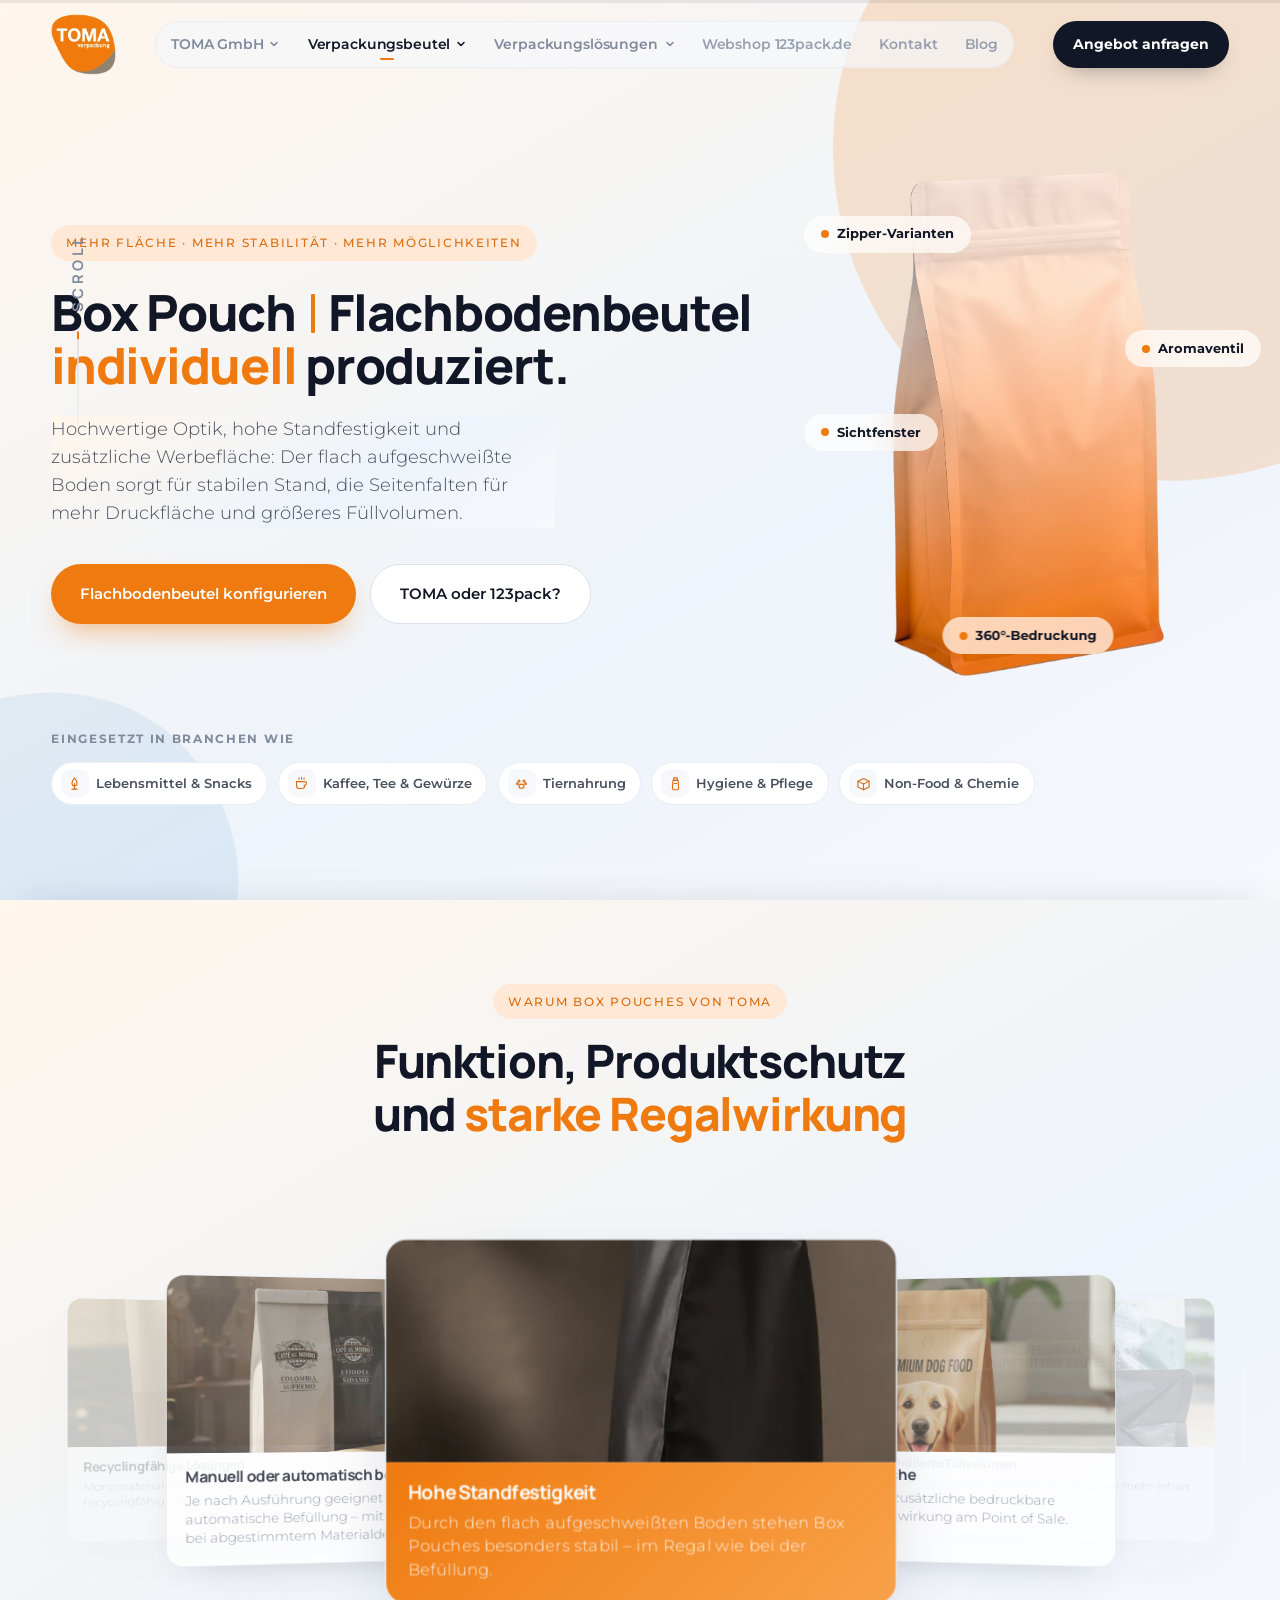
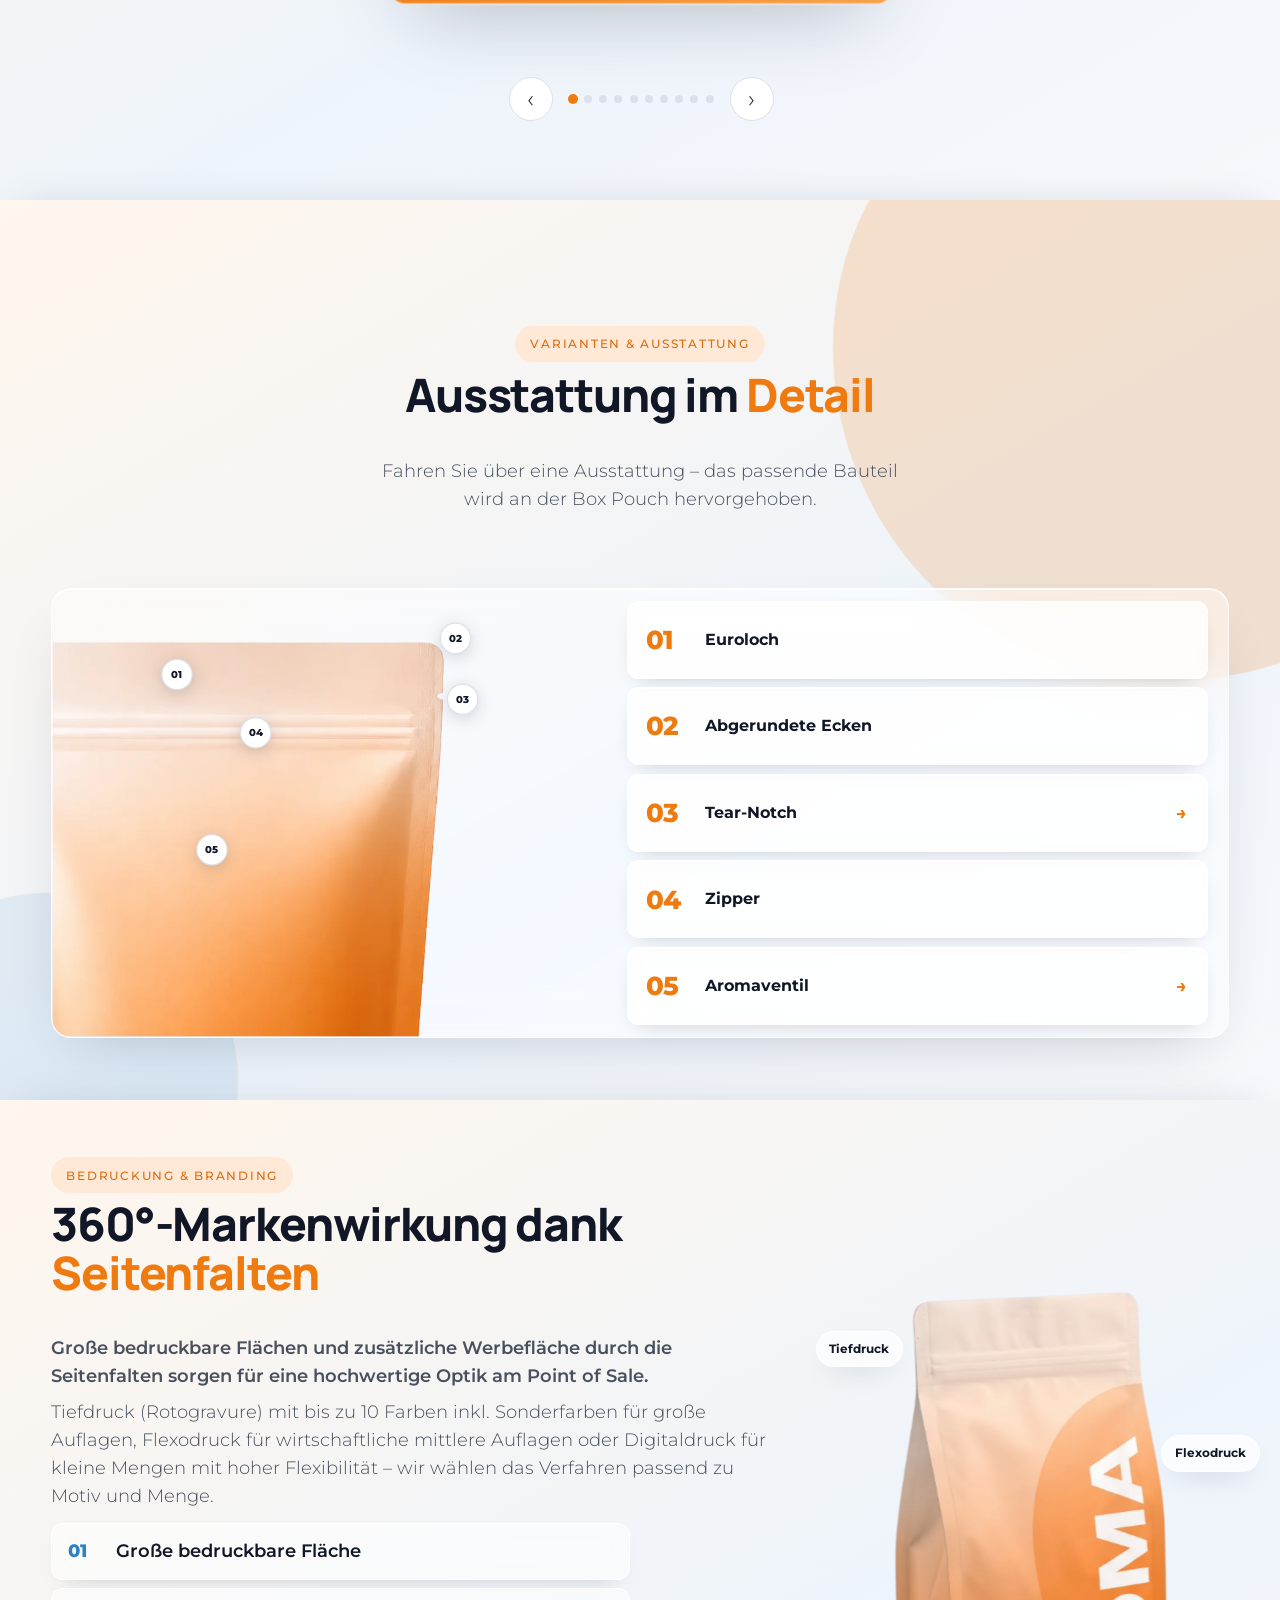
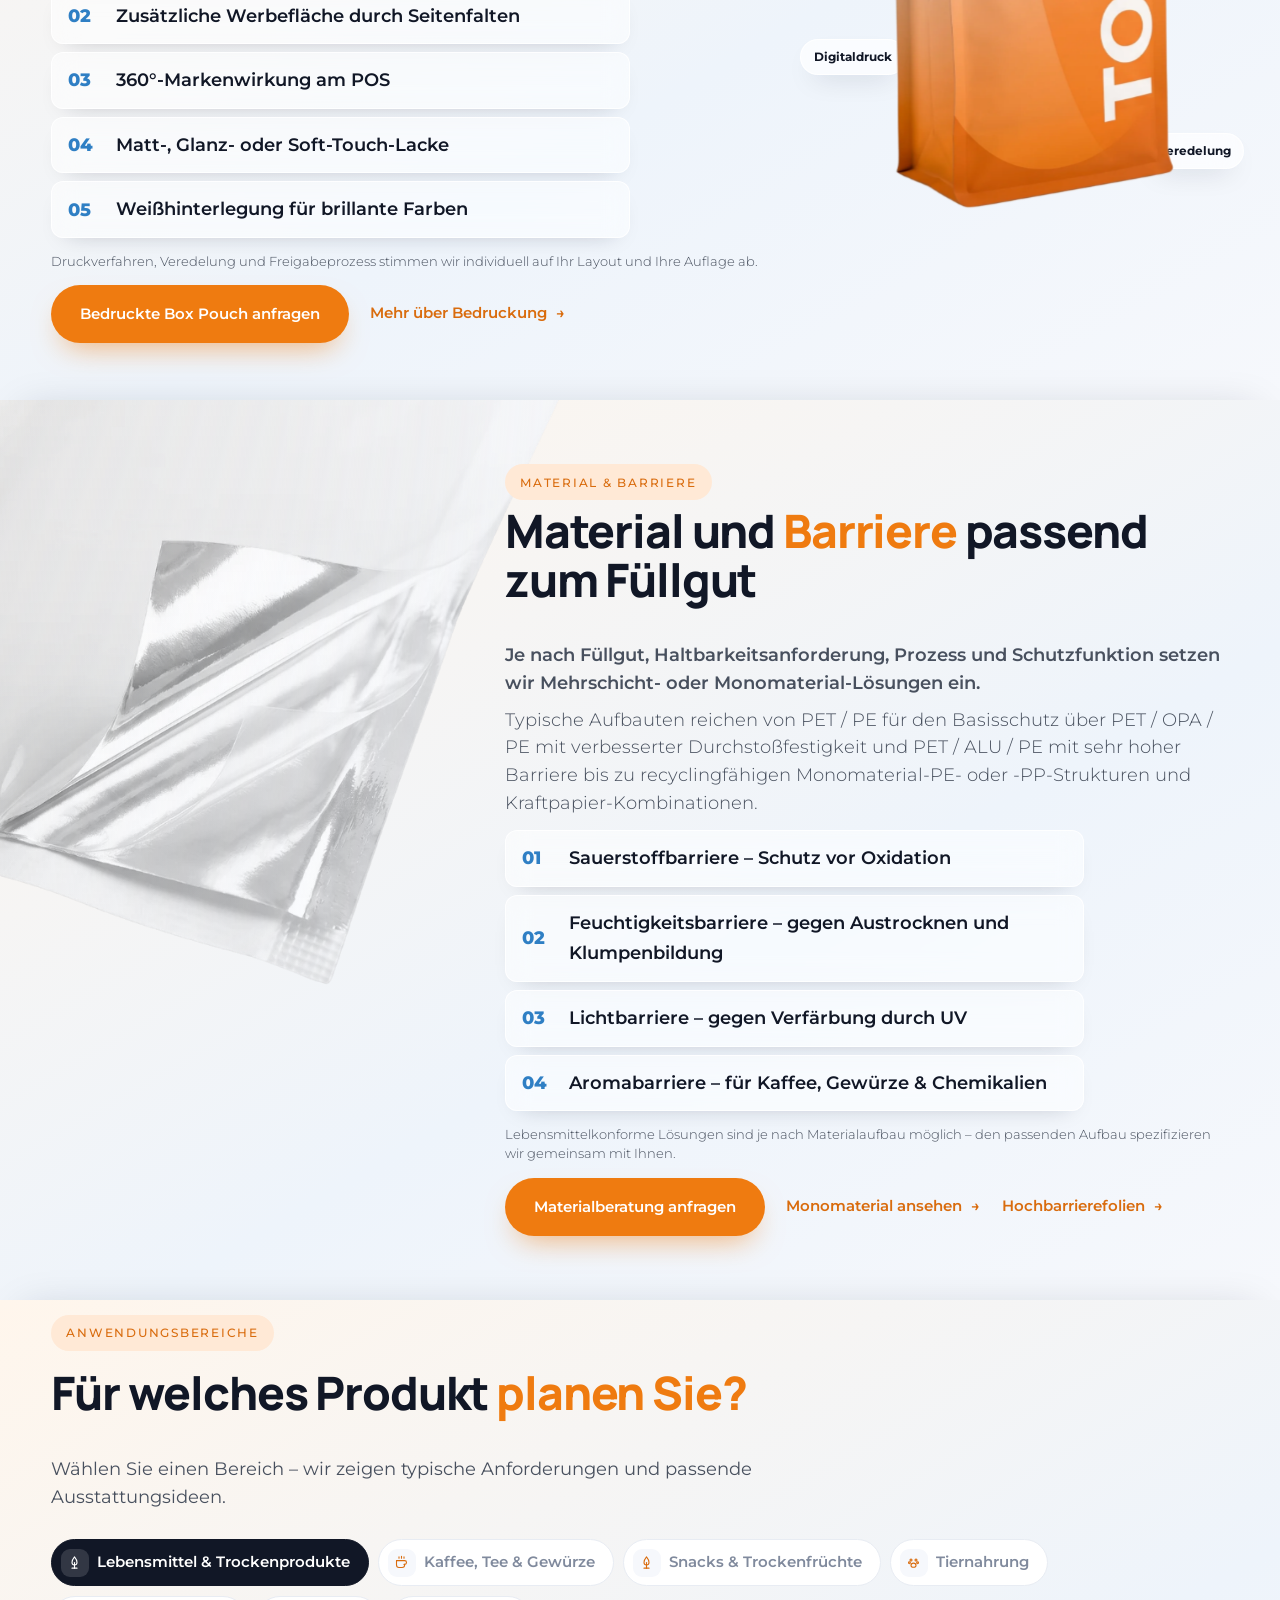
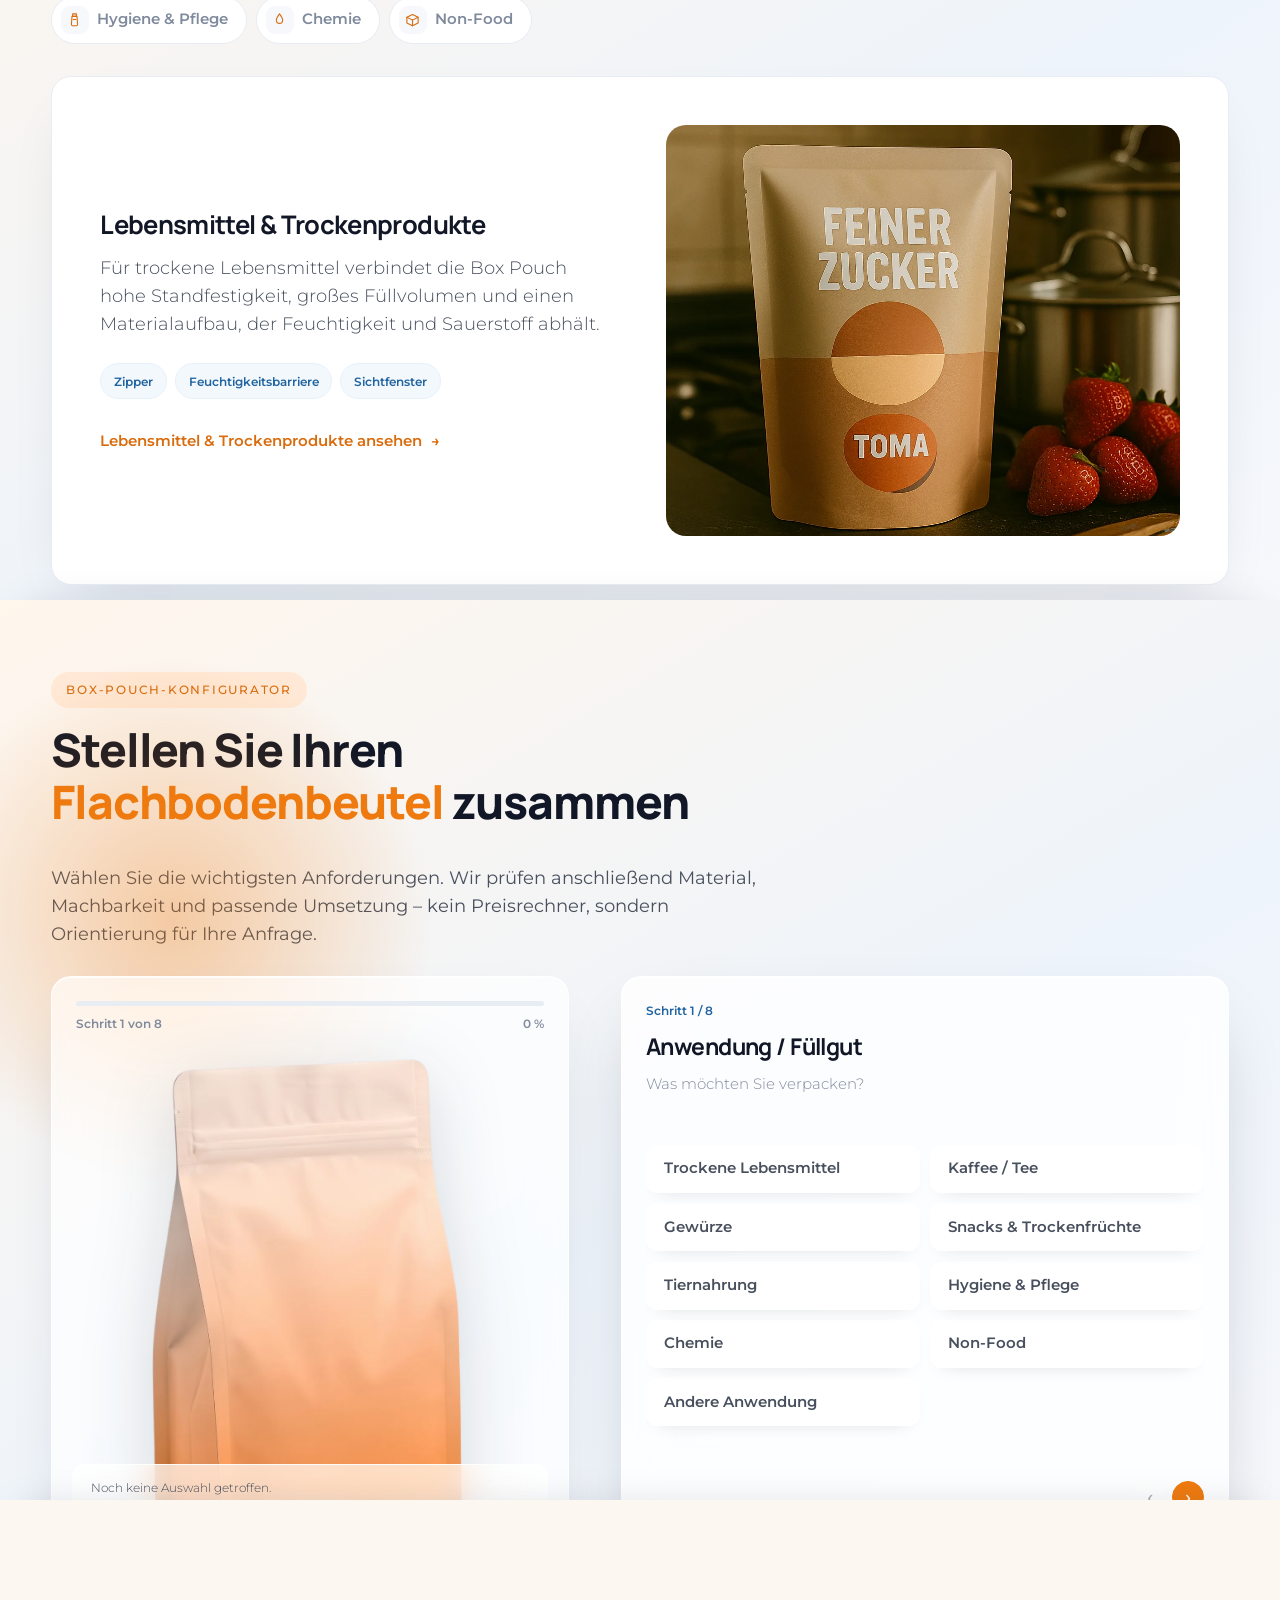
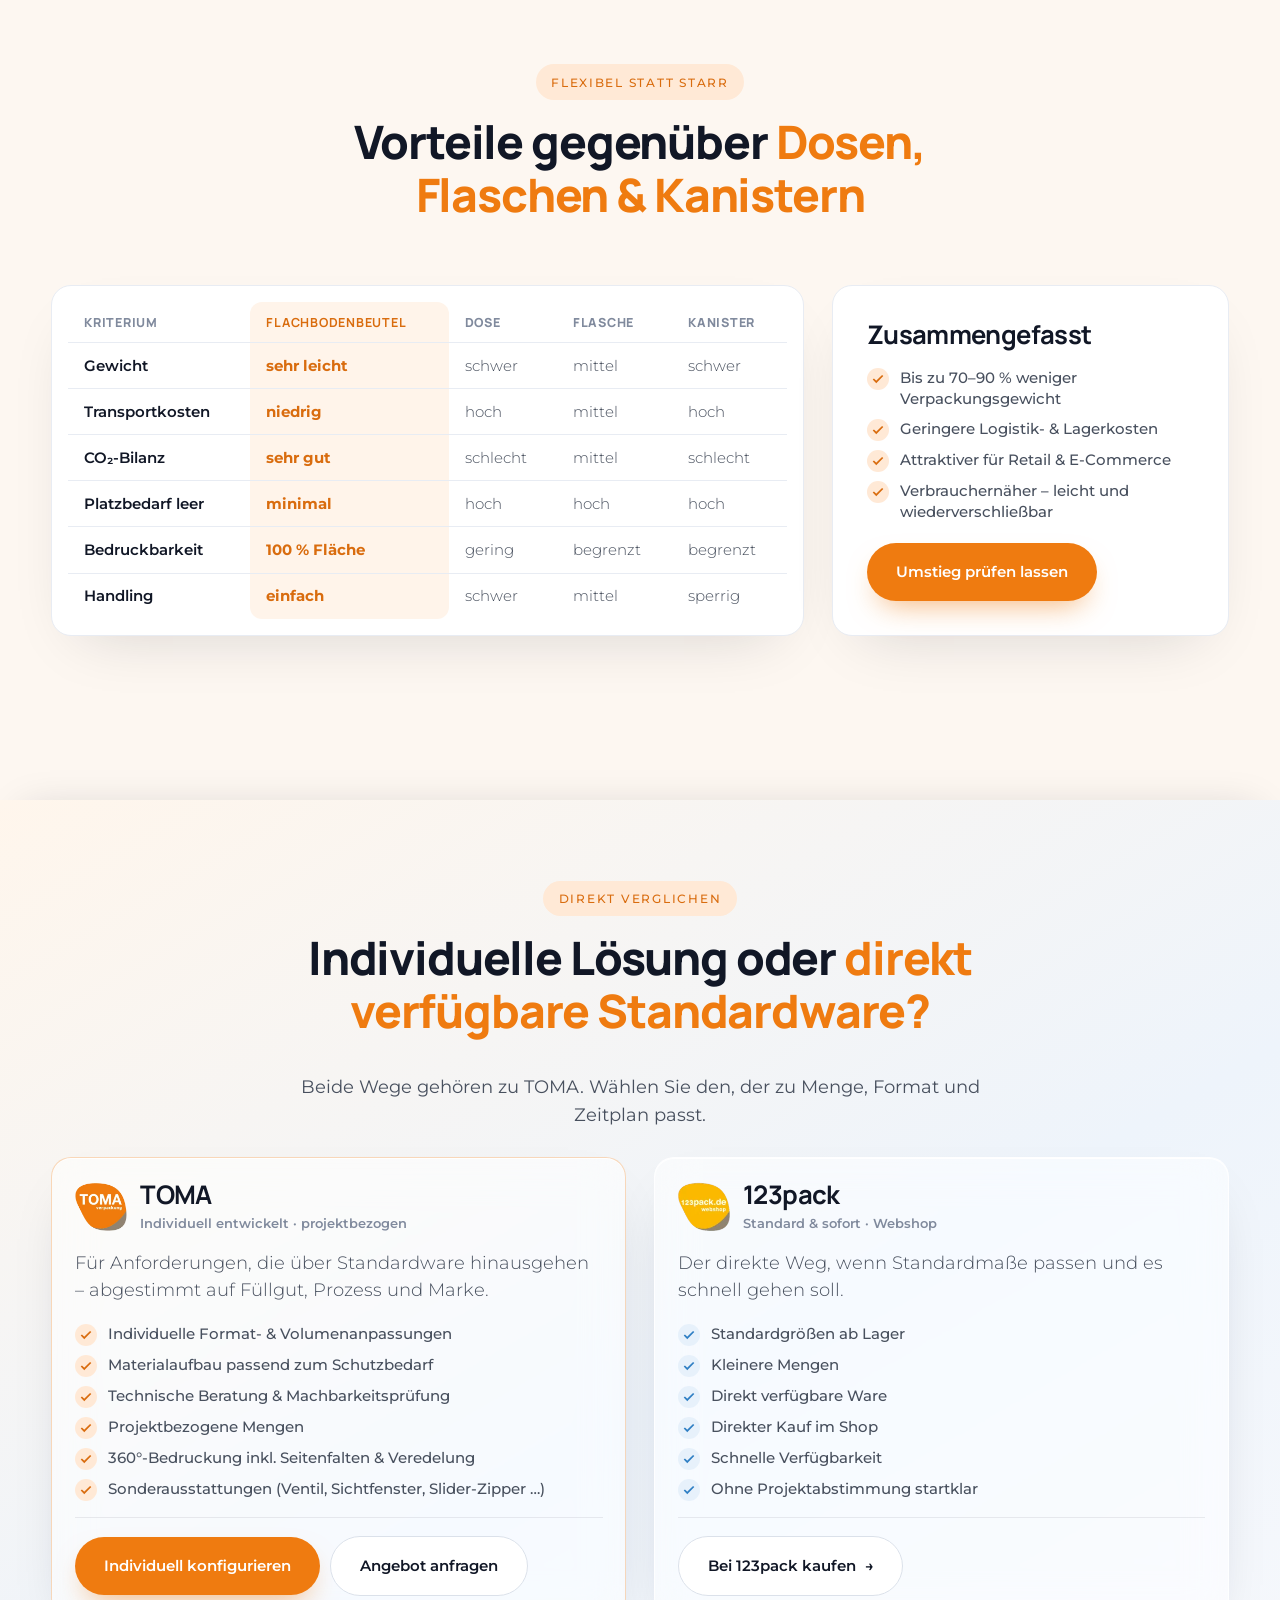
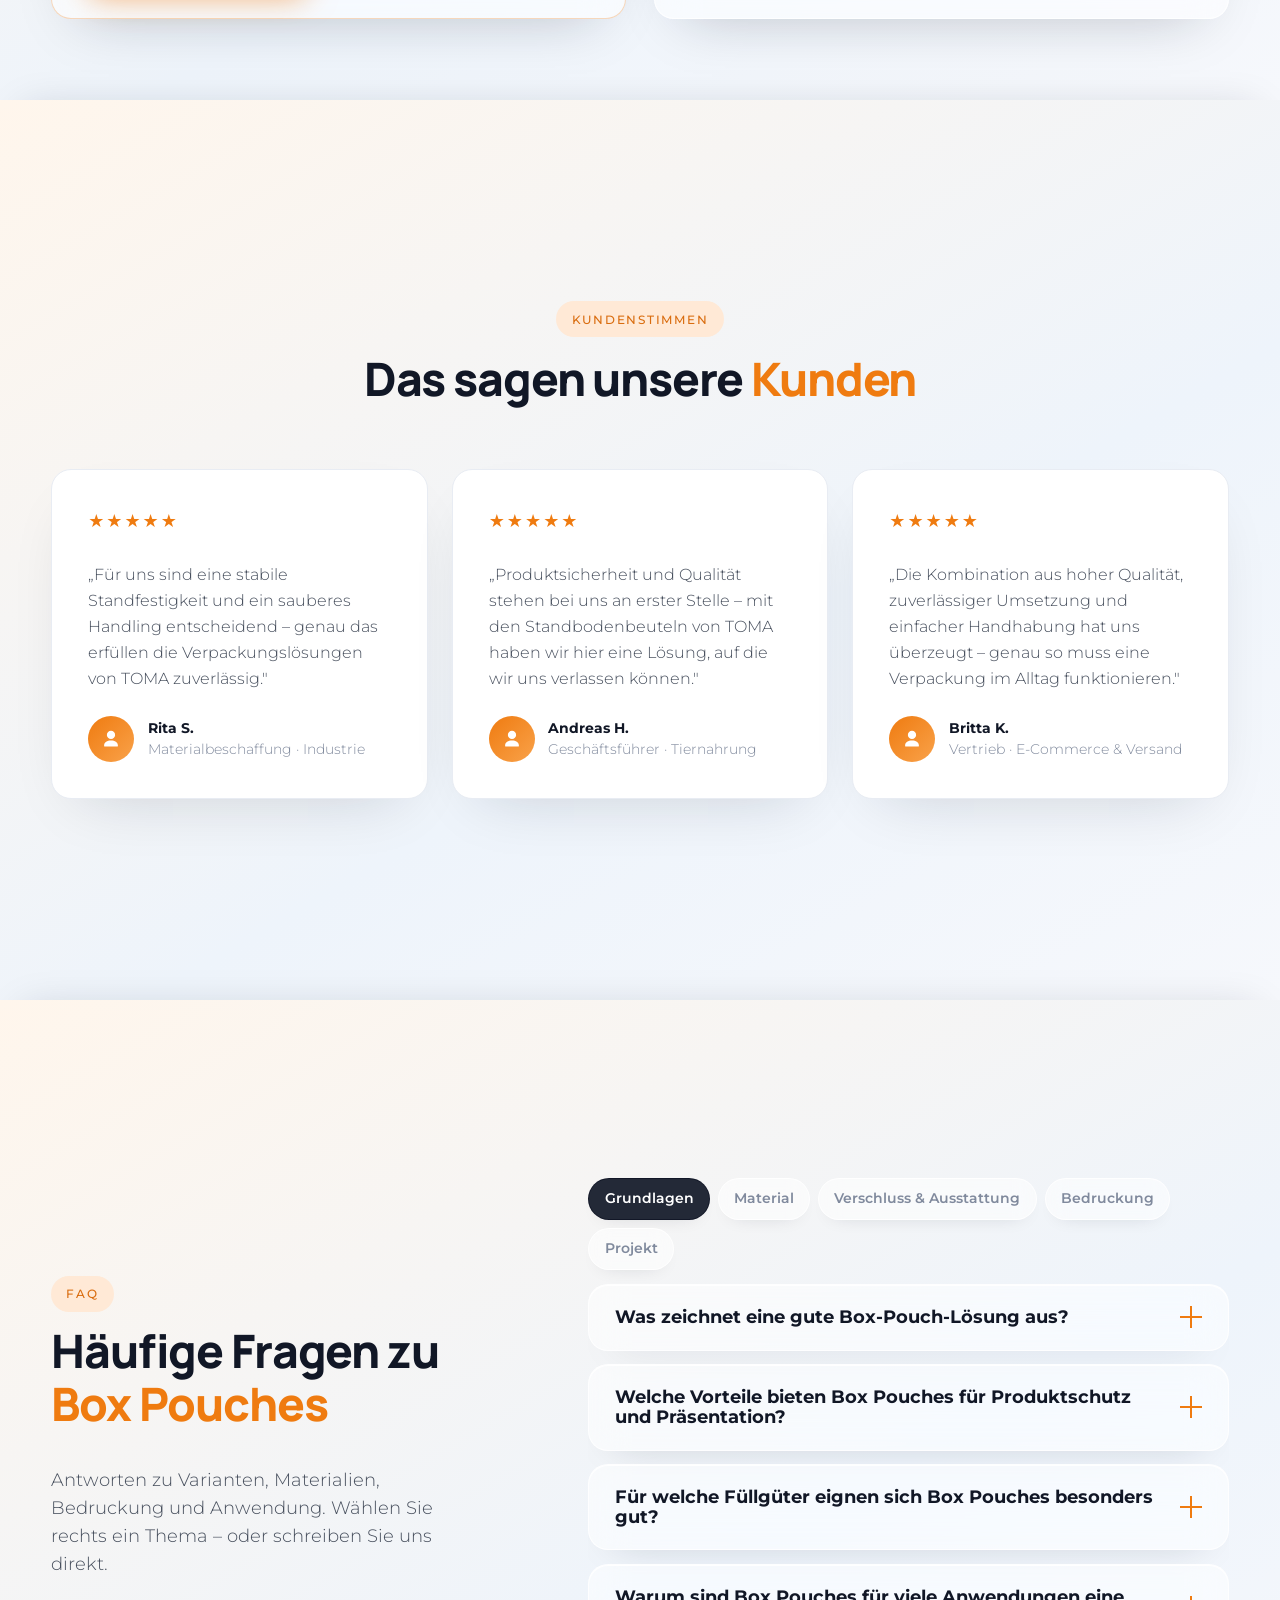
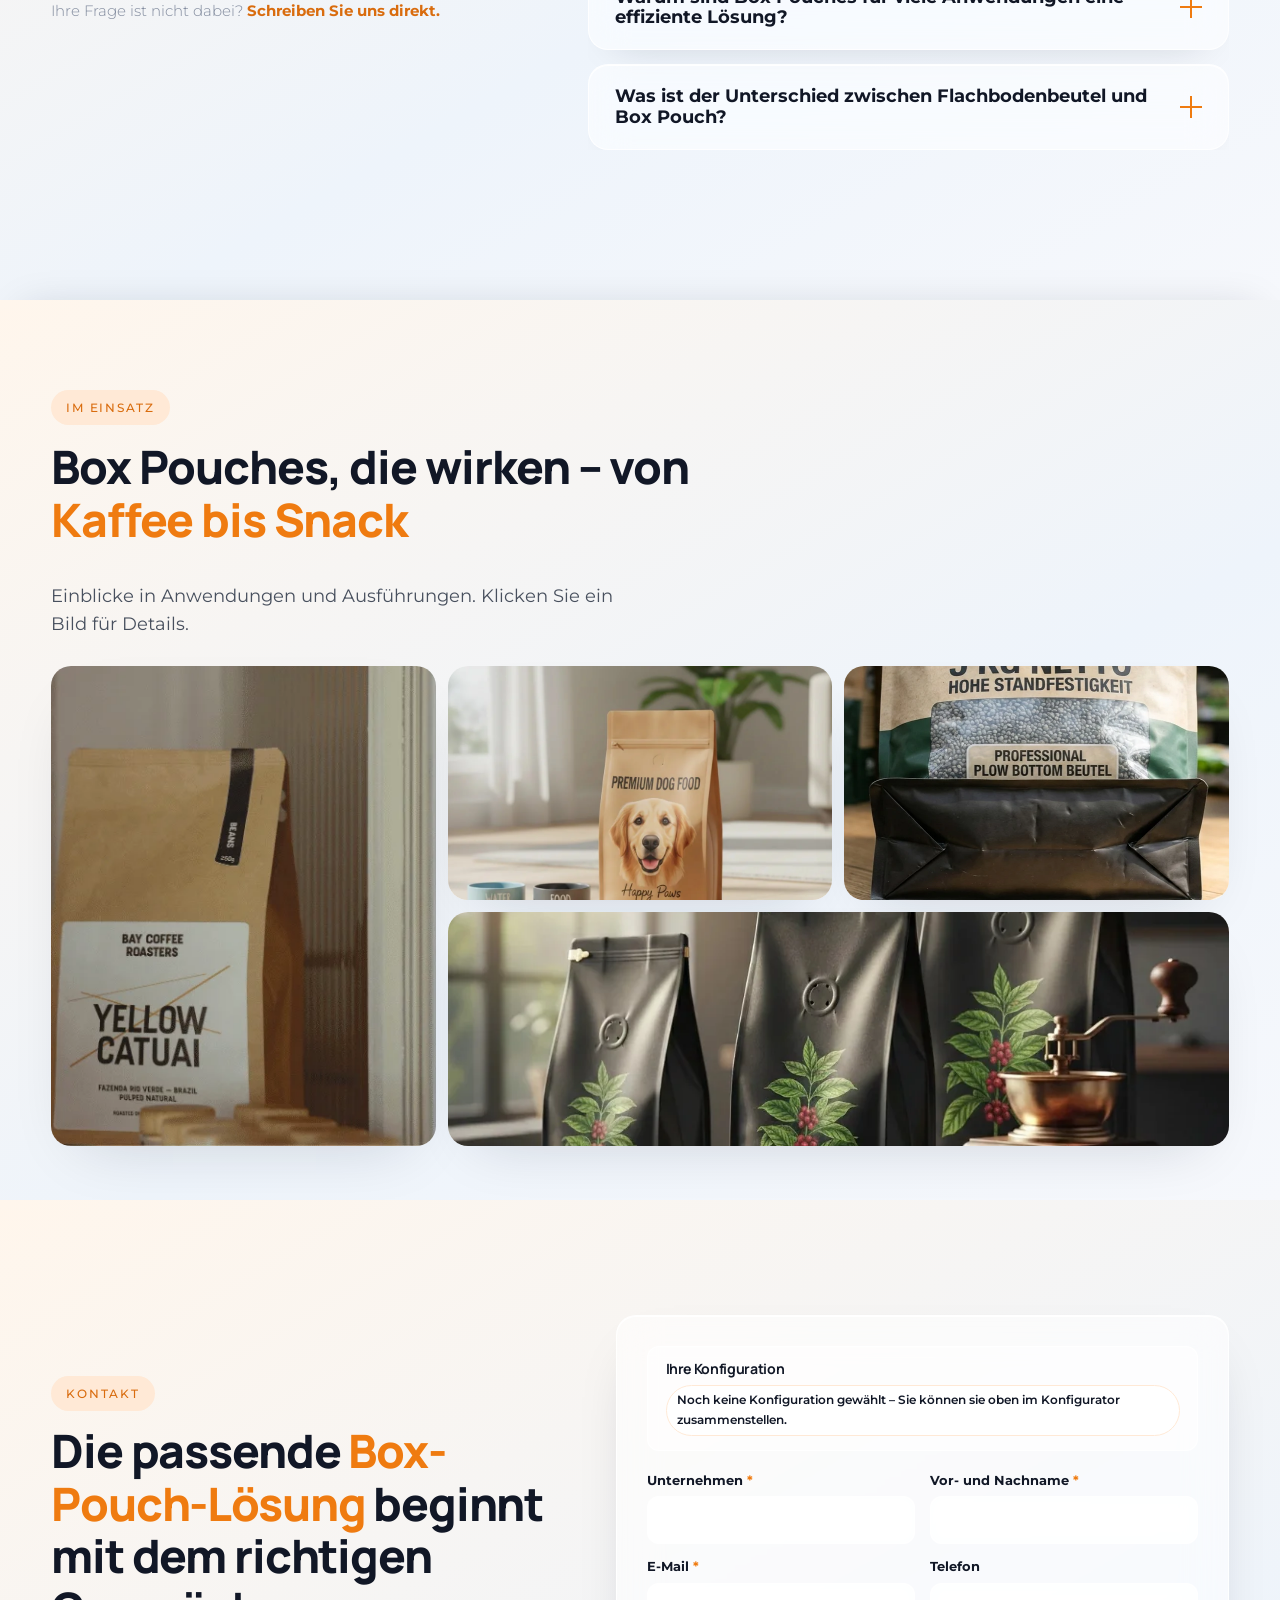
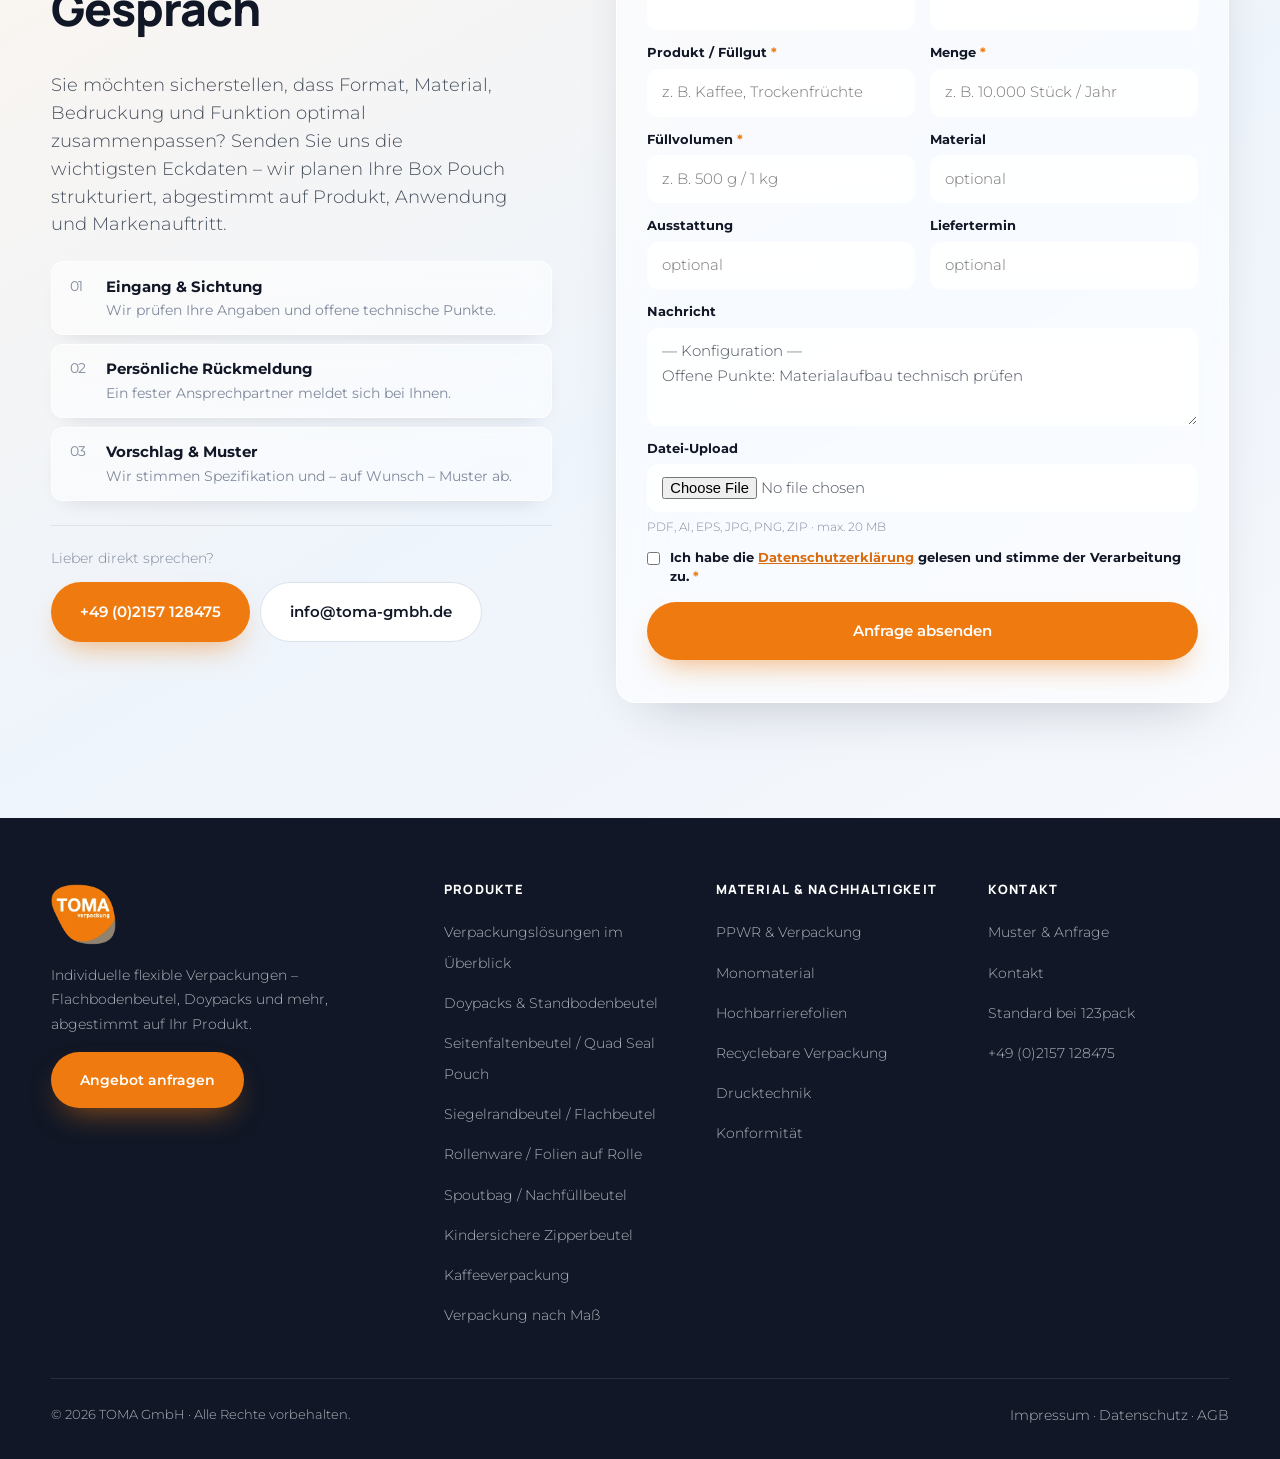
<file: flachbodenbeutel.html>
<!DOCTYPE html>
<html lang="de-DE" data-product="flachbodenbeutel">
<head>
  <meta charset="UTF-8" />
  <meta name="viewport" content="width=device-width, initial-scale=1.0" />
  <title>Flachbodenbeutel / Box Pouch individuell produziert | TOMA GmbH</title>
  <meta name="description" content="Flachbodenbeutel / Box Pouch – vielfältig einsetzbare Verpackungsbeutel in Ihrem Wunschlayout, für nahezu alle Füllgüter geeignet. Hohe Standfestigkeit, mehr Druckfläche, größeres Füllvolumen." />
  <meta name="leadwerk:focus-keyphrase" content="Flachbodenbeutel und Box Pouch individuell" />
  <meta name="theme-color" content="#ef7b10" />

  <meta property="og:type" content="website" />
  <meta property="og:title" content="Flachbodenbeutel / Box Pouch individuell produziert | TOMA GmbH" />
  <meta property="og:description" content="Box Pouches mit hoher Standfestigkeit, 360°-Druckfläche und passendem Materialaufbau. Material, Format, Verschluss und Bedruckung abstimmen und anfragen." />
  <meta property="og:image" content="assets/doypack/doypack-scaled.webp" />
  <meta property="og:locale" content="de_DE" />
  <link rel="icon" href="assets/logo-toma.webp" type="image/webp" />

  <link rel="stylesheet" href="css/fonts-local.css" />
  <link rel="stylesheet" href="css/tokens.css" />
  <link rel="stylesheet" href="css/base.css" />
  <link rel="stylesheet" href="css/components.css" />

  <script type="application/ld+json">
  {
    "@context": "https://schema.org",
    "@type": "Product",
    "name": "Flachbodenbeutel / Box Pouch (individuell)",
    "category": "Flexible Verpackung",
    "brand": { "@type": "Brand", "name": "TOMA GmbH" },
    "description": "Individuell produzierte Flachbodenbeutel (Box Pouches) mit flach aufgeschweißtem Boden und Seitenfalten. Material, Barriere, Format, Verschluss und Bedruckung werden auf Füllgut und Anwendung abgestimmt.",
    "manufacturer": { "@type": "Organization", "name": "TOMA GmbH", "telephone": "+49-2157-128475", "email": "info@toma-gmbh.de", "url": "https://www.toma-gmbh.de/" }
  }
  </script>
</head>
<body>
  <a class="skip-link" href="#main">Zum Inhalt springen</a>

  <!-- ============================ NAV ============================ -->
  <!-- Struktur wie www.toma-gmbh.de. Verlinkt sind nur bereits angelegte Seiten; alle übrigen Punkte bleiben vorerst Text. -->
  <header class="nav" id="nav">
    <div class="nav__progress" aria-hidden="true">
      <div class="nav__progress-bar" id="navProgress"></div>
    </div>
    <div class="nav__inner">
      <a class="nav__logo" href="index.html" data-lw-page-ref="toma-kopie-home-v1" aria-label="TOMA GmbH – Startseite">
        <span class="nav__logo-mark"><img src="assets/logo-toma.webp" width="52" height="52" alt="TOMA GmbH" data-lw-global="brand.logo" data-lw-type="image" /></span>
      </a>
      <nav class="nav__links" aria-label="Hauptnavigation">
        <ul class="nav__menu">
          <li class="nav__item" data-nav-item>
            <button type="button" class="nav__trigger" aria-expanded="false" aria-controls="navSubToma">TOMA GmbH<svg class="nav__caret" viewBox="0 0 12 12" aria-hidden="true" focusable="false"><path d="M3 4.5 6 7.5l3-3"/></svg></button>
            <div class="nav__dropdown" id="navSubToma">
              <ul class="nav__sublist">
                <li><span class="nav__text">Team</span></li>
                <li><span class="nav__text">Mission und Kompetenzen</span></li>
                <li><a class="nav__sublink" href="ppmr.html">PPWR &amp; Verpackung</a></li>
                <li><span class="nav__text">Nachhaltig und biologisch verpacken</span></li>
                <li><span class="nav__text">Konformitätserklärungen</span></li>
              </ul>
            </div>
          </li>
          <li class="nav__item nav__item--mega" data-nav-item>
            <button type="button" class="nav__trigger is-current" aria-expanded="false" aria-controls="navSubBeutel">Verpackungsbeutel<svg class="nav__caret" viewBox="0 0 12 12" aria-hidden="true" focusable="false"><path d="M3 4.5 6 7.5l3-3"/></svg></button>
            <div class="nav__dropdown nav__mega" id="navSubBeutel">
              <div class="nav__mega-grid nav__mega-grid--beutel">
                <div class="nav__mega-intro">
                  <span class="eyebrow">Verpackungsbeutel</span>
                  <p class="nav__mega-title">Die passende <em>Beutelform</em> für Ihr Produkt</p>
                  <p class="nav__mega-copy">Vom Standbodenbeutel bis zur Folie auf Rolle: Füllgut, Menge und Abfüllung entscheiden, welche Form passt. Wir beraten Sie persönlich.</p>
                  <a class="btn btn--primary nav__mega-cta" href="#anfrage">Beratung anfragen</a>
                </div>
                <div class="nav__mega-col">
                  <p class="nav__mega-heading" id="navMegaBeutel">Beutelformen</p>
                  <p class="nav__mega-sub">Vom Standbodenbeutel bis zur Rolle</p>
                  <ul class="nav__sublist nav__sublist--grid" aria-labelledby="navMegaBeutel">
                    <li><a class="nav__sublink" href="doypack.html" data-preview-src="assets/doypack/doypack.webp"><b>Doypack</b><span>Standbodenbeutel</span></a></li>
                    <li><a class="nav__sublink" href="flachbodenbeutel.html" data-preview-src="assets/flachbodenbeutel/flachbodenbeutel-neutral.webp" aria-current="page"><b>Box Pouch</b><span>Flachbodenbeutel</span></a></li>
                    <li><a class="nav__sublink" href="seitenfaltenbeutel.html" data-preview-src="assets/seitenfaltenbeutel/seitenfaltenbeutel-neutral.webp"><b>Quadro-Seal-Pouch</b><span>Seitenfaltenbeutel</span></a></li>
                    <li><a class="nav__sublink" href="siegelrandbeutel.html" data-preview-src="assets/flachbeutel/flachbeutel-neutral.webp"><b>Siegelrandbeutel</b><span>Flachbeutel</span></a></li>
                    <li><a class="nav__sublink" href="rollenware.html" data-preview-src="assets/rollenware/rollenware-neutral.webp"><b>Rollenware</b><span>Folien auf Rolle</span></a></li>
                    <li><a class="nav__sublink" href="spoutbag.html" data-preview-src="assets/nachfuellbeutel/spoutbag-neutral.webp"><b>Spoutbag</b><span>Nachfüllbeutel</span></a></li>
                  </ul>
                </div>
                <!-- Vorschau wechselt beim Hover/Fokus (nav-menu.js), Verlauf wie .nav__mega-intro -->
                <figure class="nav__preview" aria-hidden="true">
                  <img src="assets/doypack/doypack.webp" width="1086" height="1448" alt="" loading="lazy" decoding="async" data-nav-preview-img />
                  <figcaption><b data-nav-preview-title>Doypack</b><span data-nav-preview-sub>Standbodenbeutel</span></figcaption>
                </figure>
              </div>
              <div class="nav__mega-foot">
                <span class="nav__mega-foot-label" id="navMegaBeutelMehr">Passend dazu</span>
                <ul class="nav__mega-pills" aria-labelledby="navMegaBeutelMehr">
                  <li><a href="verpackungsloesungen.html">Verpackungslösungen im Überblick</a></li>
                  <li><a href="hochbarrierefolien.html">Hochbarrierefolien</a></li>
                  <li><a href="ppmr.html">PPWR &amp; Verpackung</a></li>
                </ul>
              </div>
            </div>
          </li>
          <li class="nav__item nav__item--mega nav__item--split" data-nav-item>
            <a class="nav__trigger" href="verpackungsloesungen.html">Verpackungslösungen</a><button type="button" class="nav__toggle" aria-expanded="false" aria-controls="navSubLoesungen" aria-label="Menü Verpackungslösungen"><svg class="nav__caret" viewBox="0 0 12 12" aria-hidden="true" focusable="false"><path d="M3 4.5 6 7.5l3-3"/></svg></button>
            <div class="nav__dropdown nav__mega" id="navSubLoesungen">
              <div class="nav__mega-grid">
                <div class="nav__mega-intro">
                  <span class="eyebrow">Verpackungslösungen</span>
                  <p class="nav__mega-title">Die passende Lösung für <em>Ihr Produkt</em></p>
                  <p class="nav__mega-copy">Material, Ausstattung und Branche bestimmen, welche Verpackung passt. Wir beraten Sie persönlich.</p>
                  <a class="nav__mega-link" href="verpackungsloesungen.html">Alle Verpackungslösungen im Überblick <span class="arrow" aria-hidden="true">→</span></a>
                  <a class="btn btn--primary nav__mega-cta" href="#anfrage">Beratung anfragen</a>
                </div>
                <div class="nav__mega-col">
                  <p class="nav__mega-heading" id="navMegaMaterial">Materialanwendungen</p>
                  <p class="nav__mega-sub">Nach Füllgut und Schutzbedarf</p>
                  <ul class="nav__mega-list" aria-labelledby="navMegaMaterial">
                    <li><a href="hochbarrierefolien.html">Hochbarrierefolien</a></li>
                    <li><span class="nav__text">Recyclebare Verpackung</span></li>
                    <li><span class="nav__text">Biologisch verpacken</span></li>
                    <li><span class="nav__text">Sterilisierfähige Beutel</span></li>
                    <li><span class="nav__text">Monomaterial</span></li>
                    <li><span class="nav__text">Mikrowellenbeutel</span></li>
                  </ul>
                </div>
                <div class="nav__mega-col">
                  <p class="nav__mega-heading" id="navMegaAttribute">Attribute</p>
                  <p class="nav__mega-sub">Funktionen und Veredelung</p>
                  <ul class="nav__mega-list" aria-labelledby="navMegaAttribute">
                    <li><span class="nav__text">Kindersichere Zipperbeutel</span></li>
                    <li><span class="nav__text">Perforationen</span></li>
                    <li><span class="nav__text">Aufdruck</span></li>
                  </ul>
                </div>
                <div class="nav__mega-col">
                  <p class="nav__mega-heading" id="navMegaBranchen">Branchen</p>
                  <p class="nav__mega-sub">Lösungen nach Einsatzbereich</p>
                  <ul class="nav__mega-list" aria-labelledby="navMegaBranchen">
                    <li><span class="nav__text">Food – Lebensmittelverpackung</span></li>
                    <li><span class="nav__text">Non-Food Verpackungsbeutel</span></li>
                    <li><span class="nav__text">Kaffeeverpackung</span></li>
                    <li><span class="nav__text">Tierfutterverpackung</span></li>
                    <li><span class="nav__text">Chemie</span></li>
                    <li><span class="nav__text">Pharma</span></li>
                  </ul>
                </div>
              </div>
              <div class="nav__mega-foot">
                <span class="nav__mega-foot-label" id="navMegaFormen">Beutelformen</span>
                <ul class="nav__mega-pills" aria-labelledby="navMegaFormen">
                  <li><a href="doypack.html">Doypack</a></li>
                  <li><a href="flachbodenbeutel.html" aria-current="page">Box Pouch</a></li>
                  <li><a href="seitenfaltenbeutel.html">Seitenfaltenbeutel</a></li>
                  <li><a href="siegelrandbeutel.html">Siegelrandbeutel</a></li>
                  <li><a href="rollenware.html">Rollenware</a></li>
                  <li><a href="spoutbag.html">Spoutbag</a></li>
                </ul>
              </div>
            </div>
          </li>
          <li class="nav__item"><span class="nav__text nav__text--top">Webshop 123pack.de</span></li>
          <li class="nav__item"><span class="nav__text nav__text--top">Kontakt</span></li>
          <li class="nav__item"><span class="nav__text nav__text--top">Blog</span></li>
        </ul>
      </nav>
      <div class="nav__cta">
        <a class="nav__cta-btn" href="#anfrage">Angebot anfragen</a>
        <button class="nav__burger" id="navBurger" aria-label="Menü öffnen" aria-expanded="false" aria-controls="navMobile">
          <span class="nav__burger-lines" aria-hidden="true"><i></i><i></i><i></i></span>
        </button>
      </div>
    </div>
  </header>

  <div class="nav__mobile" id="navMobile" aria-hidden="true">
    <div class="nav__mobile-panel">
      <div class="nav__mobile-top">
        <span class="nav__mobile-label">Menü</span>
        <button class="nav__mobile-close" id="navClose" aria-label="Menü schließen">
          <span aria-hidden="true"></span>
        </button>
      </div>
      <nav class="nav__mobile-links" aria-label="Mobile Navigation">
        <div class="nav__mgroup" data-nav-mgroup>
          <button type="button" class="nav__mtrigger" aria-expanded="false" aria-controls="navMSubToma"><span class="nav__mnum">01</span>TOMA GmbH<svg class="nav__caret" viewBox="0 0 12 12" aria-hidden="true" focusable="false"><path d="M3 4.5 6 7.5l3-3"/></svg></button>
          <ul class="nav__msub" id="navMSubToma" hidden>
            <li><span class="nav__text">Team</span></li>
            <li><span class="nav__text">Mission und Kompetenzen</span></li>
            <li><a href="ppmr.html">PPWR &amp; Verpackung</a></li>
            <li><span class="nav__text">Nachhaltig und biologisch verpacken</span></li>
            <li><span class="nav__text">Konformitätserklärungen</span></li>
          </ul>
        </div>
        <div class="nav__mgroup" data-nav-mgroup>
          <button type="button" class="nav__mtrigger is-current" aria-expanded="false" aria-controls="navMSubBeutel"><span class="nav__mnum">02</span>Verpackungsbeutel<svg class="nav__caret" viewBox="0 0 12 12" aria-hidden="true" focusable="false"><path d="M3 4.5 6 7.5l3-3"/></svg></button>
          <ul class="nav__msub" id="navMSubBeutel" hidden>
            <li><a href="doypack.html">Doypack | Standbodenbeutel</a></li>
            <li><a href="flachbodenbeutel.html" aria-current="page">Box Pouch | Flachbodenbeutel</a></li>
            <li><a href="seitenfaltenbeutel.html">Quadro-Seal-Pouch | Seitenfaltenbeutel</a></li>
            <li><a href="siegelrandbeutel.html">Siegelrandbeutel | Flachbeutel</a></li>
            <li><a href="rollenware.html">Rollenware | Folien auf Rolle</a></li>
            <li><a href="spoutbag.html">Spoutbag / Nachfüllbeutel</a></li>
          </ul>
        </div>
        <div class="nav__mgroup" data-nav-mgroup>
          <div class="nav__mhead"><a class="nav__mtrigger" href="verpackungsloesungen.html"><span class="nav__mnum">03</span>Verpackungslösungen</a><button type="button" class="nav__mtoggle" aria-expanded="false" aria-controls="navMSubLoesungen" aria-label="Menü Verpackungslösungen"><svg class="nav__caret" viewBox="0 0 12 12" aria-hidden="true" focusable="false"><path d="M3 4.5 6 7.5l3-3"/></svg></button></div>
          <div class="nav__msub" id="navMSubLoesungen" hidden>
            <ul>
              <li><a href="verpackungsloesungen.html">Verpackungslösungen im Überblick</a></li>
            </ul>
            <p class="nav__mheading">Materialanwendungen</p>
            <ul>
              <li><a href="hochbarrierefolien.html">Hochbarrierefolien</a></li>
              <li><span class="nav__text">Recyclebare Verpackung</span></li>
              <li><span class="nav__text">Biologisch verpacken</span></li>
              <li><span class="nav__text">Sterilisierfähige Beutel</span></li>
              <li><span class="nav__text">Monomaterial</span></li>
              <li><span class="nav__text">Mikrowellenbeutel</span></li>
            </ul>
            <p class="nav__mheading">Attribute</p>
            <ul>
              <li><span class="nav__text">Kindersichere Zipperbeutel</span></li>
              <li><span class="nav__text">Perforationen</span></li>
              <li><span class="nav__text">Aufdruck</span></li>
            </ul>
            <p class="nav__mheading">Branchen</p>
            <ul>
              <li><span class="nav__text">Food – Lebensmittelverpackung</span></li>
              <li><span class="nav__text">Non-Food Verpackungsbeutel</span></li>
              <li><span class="nav__text">Kaffeeverpackung</span></li>
              <li><span class="nav__text">Tierfutterverpackung</span></li>
              <li><span class="nav__text">Chemie</span></li>
              <li><span class="nav__text">Pharma</span></li>
            </ul>
          </div>
        </div>
        <span class="nav__mtext"><span class="nav__mnum">04</span>Webshop 123pack.de</span>
        <span class="nav__mtext"><span class="nav__mnum">05</span>Kontakt</span>
        <span class="nav__mtext"><span class="nav__mnum">06</span>Blog</span>
      </nav>
      <a class="nav__cta-btn nav__cta-btn--block" href="#anfrage">Angebot anfragen</a>
    </div>
  </div>

  <a class="hero__scroll" href="#warum" data-hero="scroll" aria-label="Weiter scrollen">
    <span class="hero__scroll-label">Scroll</span>
    <span class="hero__scroll-track" aria-hidden="true">
      <span class="hero__scroll-dot"></span>
    </span>
  </a>

  <main id="main" data-snap>

    <!-- ============================ HERO ============================ -->
    <!-- Bilder: Platzhalter aus dem Doypack-Bestand, werden durch Box-Pouch-Visuals ersetzt -->
    <section class="hero stack-panel" id="hero" style="--stack-z: 1" aria-labelledby="hero-title" data-lw-section="hero">
      <div class="sil sil--hero" aria-hidden="true"><svg viewBox="0 0 200 180"><use href="#toma-silhouette"/></svg></div>
      <div class="sil sil--hero-soft" aria-hidden="true"><svg viewBox="0 0 200 180"><use href="#toma-silhouette"/></svg></div>
      <div class="container--wide hero__layout">
        <div class="hero__grid">
          <div class="hero__copy">
            <span class="eyebrow hero__eyebrow" data-hero="eyebrow" data-lw-field="hero.eyebrow" data-lw-type="text">Mehr Fläche · mehr Stabilität · mehr Möglichkeiten</span>
            <h1 id="hero-title" data-lw-field="hero.title" data-lw-type="richtext">
              <span class="line"><span data-hero="line"><span class="hero__name">Box Pouch<span class="visually-hidden">,</span><span class="hero__sep" aria-hidden="true"></span></span> <span class="hero__name">Flachbodenbeutel</span></span></span>
              <span class="line"><span data-hero="line"><em>individuell</em> produziert.</span></span>
            </h1>
            <p class="hero__sub lead" data-hero="sub" data-lw-field="hero.copy" data-lw-type="textarea">Hochwertige Optik, hohe Standfestigkeit und zusätzliche Werbefläche: Der flach aufgeschweißte Boden sorgt für stabilen Stand, die Seitenfalten für mehr Druckfläche und größeres Füllvolumen.</p>
            <div class="hero__ctas" data-hero="ctas">
              <a class="btn btn--primary" href="#konfigurator">Flachbodenbeutel konfigurieren</a>
              <a class="btn btn--ghost" href="#vergleich">TOMA oder 123pack?</a>
            </div>
          </div>

          <div class="hero__visual" data-hero="visual">
            <div class="media media--hero" data-hero-stage>
              <div class="hero__float" data-hero-float>
                <img src="assets/flachbodenbeutel/flachbodenbeutel-neutral.webp" width="813" height="1466" alt="TOMA Flachbodenbeutel / Box Pouch" fetchpriority="high" decoding="async" data-hero-img data-lw-field="hero.image" data-lw-type="image" />
              </div>
            </div>
            <button type="button" class="hero__badge glass hero__badge--1" data-hero="badge" data-image="assets/flachbodenbeutel/flachbodenbeutel-bedruckt.webp" data-alt="TOMA Flachbodenbeutel / Box Pouch mit individueller Bedruckung" aria-pressed="false"><span class="dot" aria-hidden="true"></span>360°-Bedruckung</button>
            <button type="button" class="hero__badge glass hero__badge--2" data-hero="badge" data-image="assets/flachbodenbeutel/flachbodenbeutel-neutral.webp" data-alt="TOMA Flachbodenbeutel / Box Pouch" aria-pressed="false"><span class="dot" aria-hidden="true"></span>Aromaventil</button>
            <button type="button" class="hero__badge glass hero__badge--3" data-hero="badge" data-image="assets/flachbodenbeutel/flachbodenbeutel-neutral.webp" data-alt="TOMA Flachbodenbeutel / Box Pouch" aria-pressed="false"><span class="dot" aria-hidden="true"></span>Zipper-Varianten</button>
            <button type="button" class="hero__badge glass hero__badge--4" data-hero="badge" data-image="assets/flachbodenbeutel/flachbodenbeutel-sichtfenster.webp" data-alt="TOMA Flachbodenbeutel / Box Pouch mit Sichtfenster" aria-pressed="false"><span class="dot" aria-hidden="true"></span>Sichtfenster</button>
          </div>
        </div>

        <div class="hero__strip" data-hero="strip">
          <span class="hero__strip-label">Eingesetzt in Branchen wie</span>
          <div class="hero__branches" id="branchStrip"></div>
        </div>
      </div>
    </section>

    <!-- ============================ VORTEILE-KARUSSELL ============================ -->
    <section class="section values stack-panel" id="warum" style="--stack-z: 2" aria-labelledby="values-title" data-lw-section="benefits">
      <div class="container--wide">
        <div class="section-head section-head--center" data-reveal>
          <span class="eyebrow">Warum Box Pouches von TOMA</span>
          <h2 id="values-title">Funktion, Produktschutz<br>und <em>starke Regalwirkung</em></h2>
        </div>
        <div class="values-carousel" id="valuesCarousel" data-reveal aria-roledescription="Karussell" aria-label="Vorteile von TOMA-Flachbodenbeuteln">
          <div class="values-carousel__viewport">
            <div class="values-carousel__track"></div>
          </div>
          <div class="values-carousel__controls">
            <button type="button" class="values-carousel__btn" data-values-prev aria-label="Vorherige Vorteile">‹</button>
            <div class="values-carousel__dots" role="tablist" aria-label="Vorteile wählen"></div>
            <button type="button" class="values-carousel__btn" data-values-next aria-label="Nächste Vorteile">›</button>
          </div>
        </div>
      </div>
    </section>

    <!-- ============================ FEATURE EXPLORER (Bauteile.svg) ============================ -->
    <!-- Grafik: vorerst Doypack-Bauteile.svg, wird durch Box-Pouch-Grafik ersetzt -->
    <section class="section explorer stack-panel" id="ausstattung" style="--stack-z: 3" aria-labelledby="explorer-title" data-lw-section="features">
      <div class="sil sil--hero" aria-hidden="true"><svg viewBox="0 0 200 180"><use href="#toma-silhouette"/></svg></div>
      <div class="sil sil--hero-soft" aria-hidden="true"><svg viewBox="0 0 200 180"><use href="#toma-silhouette"/></svg></div>
      <div class="container--wide explorer__wrap">
        <div class="section-head section-head--center explorer__head" data-reveal>
          <span class="eyebrow">Varianten &amp; Ausstattung</span>
          <h2 id="explorer-title">Ausstattung im <em>Detail</em></h2>
          <p class="explorer__lead">Fahren Sie über eine Ausstattung – das passende Bauteil wird an der Box Pouch hervorgehoben.</p>
        </div>
        <div class="explorer__grid glass" data-reveal>
          <div class="explorer__stage" id="explorerStage" aria-label="Flachbodenbeutel-Bauteile interaktiv">
            <!-- Bauteile.svg wird per JS geladen -->
          </div>
          <div class="explorer__nav" id="explorerNav" role="tablist" aria-label="Ausstattungsoptionen"></div>
          <div class="explorer__accordion" id="explorerAccordion"></div>
        </div>
      </div>
    </section>

    <!-- ============================ BEDRUCKUNG & BRANDING ============================ -->
    <section class="section spout stack-panel" id="bedruckung" style="--stack-z: 4" aria-labelledby="print-title" data-lw-section="print">
      <div class="container--wide spout__layout">
        <div class="spout__text">
          <span class="eyebrow" data-reveal>Bedruckung &amp; Branding</span>
          <h2 id="print-title" data-reveal>360°-Markenwirkung dank <em>Seitenfalten</em></h2>
          <p class="spout__lead" data-reveal>Große bedruckbare Flächen und zusätzliche Werbefläche durch die Seitenfalten sorgen für eine hochwertige Optik am Point of Sale.</p>
          <p class="spout__intro" data-reveal>Tiefdruck (Rotogravure) mit bis zu 10 Farben inkl. Sonderfarben für große Auflagen, Flexodruck für wirtschaftliche mittlere Auflagen oder Digitaldruck für kleine Mengen mit hoher Flexibilität – wir wählen das Verfahren passend zu Motiv und Menge.</p>
          <ul class="spout__props">
            <li data-reveal><span class="spout__n">01</span><span>Große bedruckbare Fläche</span></li>
            <li data-reveal><span class="spout__n">02</span><span>Zusätzliche Werbefläche durch Seitenfalten</span></li>
            <li data-reveal><span class="spout__n">03</span><span>360°-Markenwirkung am POS</span></li>
            <li data-reveal><span class="spout__n">04</span><span>Matt-, Glanz- oder Soft-Touch-Lacke</span></li>
            <li data-reveal><span class="spout__n">05</span><span>Weißhinterlegung für brillante Farben</span></li>
          </ul>
          <p class="spout__note" data-reveal>Druckverfahren, Veredelung und Freigabeprozess stimmen wir individuell auf Ihr Layout und Ihre Auflage ab.</p>
          <div class="spout__links" data-reveal>
            <a class="btn btn--primary" href="#anfrage">Bedruckte Box Pouch anfragen</a>
            <a class="btn btn--link" href="https://www.toma-gmbh.de/drucktechnik/">Mehr über Bedruckung <span class="arrow" aria-hidden="true">→</span></a>
          </div>
        </div>
        <div class="spout__visual" data-reveal>
          <div class="media media--hero">
            <img src="assets/flachbodenbeutel/flachbodenbeutel-bedruckt.webp" width="810" height="1460" alt="Individuell bedruckte Box Pouch mit bedruckten Seitenfalten" loading="lazy" decoding="async" />
          </div>
          <span class="spout__badge glass spout__badge--1" title="Hohe Druckqualität, bis zu 10 Farben – ideal für große Auflagen">Tiefdruck</span>
          <span class="spout__badge glass spout__badge--2" title="Wirtschaftlich bei mittleren Auflagen">Flexodruck</span>
          <span class="spout__badge glass spout__badge--3" title="Kleine Mengen, hohe Flexibilität">Digitaldruck</span>
          <span class="spout__badge glass spout__badge--4" title="Matt, Glanz oder Soft-Touch">Veredelung</span>
        </div>
      </div>
    </section>

    <!-- ============================ MATERIAL & BARRIERE ============================ -->
    <section class="section material stack-panel" id="material" style="--stack-z: 5" aria-labelledby="material-title" data-lw-section="material">
      <div class="material__bg" aria-hidden="true">
        <img src="assets/material.webp" width="800" height="800" alt="Illustration verschiedener Materialschichten eines Beutels" loading="lazy" decoding="async" data-lw-field="material.image" data-lw-type="image" />
      </div>
      <div class="container--wide material__layout">
        <div class="material__text">
          <span class="eyebrow" data-reveal>Material &amp; Barriere</span>
          <h2 id="material-title" data-reveal>Material und <em>Barriere</em> passend zum Füllgut</h2>
          <p class="material__lead" data-reveal>Je nach Füllgut, Haltbarkeitsanforderung, Prozess und Schutzfunktion setzen wir Mehrschicht- oder Monomaterial-Lösungen ein.</p>
          <p class="material__intro" data-reveal>Typische Aufbauten reichen von PET / PE für den Basisschutz über PET / OPA / PE mit verbesserter Durchstoßfestigkeit und PET / ALU / PE mit sehr hoher Barriere bis zu recyclingfähigen Monomaterial-PE- oder -PP-Strukturen und Kraftpapier-Kombinationen.</p>
          <ul class="material__props">
            <li data-reveal><span class="material__n">01</span><span>Sauerstoffbarriere – Schutz vor Oxidation</span></li>
            <li data-reveal><span class="material__n">02</span><span>Feuchtigkeitsbarriere – gegen Austrocknen und Klumpenbildung</span></li>
            <li data-reveal><span class="material__n">03</span><span>Lichtbarriere – gegen Verfärbung durch UV</span></li>
            <li data-reveal><span class="material__n">04</span><span>Aromabarriere – für Kaffee, Gewürze &amp; Chemikalien</span></li>
          </ul>
          <p class="material__note" data-reveal>Lebensmittelkonforme Lösungen sind je nach Materialaufbau möglich – den passenden Aufbau spezifizieren wir gemeinsam mit Ihnen.</p>
          <div class="material__links" data-reveal>
            <a class="btn btn--primary" href="#anfrage">Materialberatung anfragen</a>
            <a class="btn btn--link" href="https://www.toma-gmbh.de/monomaterial/">Monomaterial ansehen <span class="arrow" aria-hidden="true">→</span></a>
            <a class="btn btn--link" href="hochbarrierefolien.html">Hochbarrierefolien <span class="arrow" aria-hidden="true">→</span></a>
          </div>
        </div>
      </div>
    </section>

    <!-- ============================ ANWENDUNGEN (Tabs) ============================ -->
    <section class="section apps stack-panel" id="anwendungen" style="--stack-z: 6" aria-labelledby="apps-title" data-lw-section="applications">
      <div class="container--wide">
        <div class="section-head" data-reveal>
          <span class="eyebrow">Anwendungsbereiche</span>
          <h2 id="apps-title">Für welches Produkt <em>planen Sie?</em></h2>
          <p>Wählen Sie einen Bereich – wir zeigen typische Anforderungen und passende Ausstattungsideen.</p>
        </div>
        <div class="apps__tabs" role="tablist" aria-label="Anwendungsbereiche" id="appsTabs"></div>
        <div class="apps__stage card" data-reveal>
          <div class="apps__panel" id="appsPanel"></div>
          <div class="apps__visual" id="appsVisual" aria-hidden="true"></div>
        </div>
      </div>
    </section>

    <!-- ============================ KONFIGURATOR ============================ -->
    <section class="section config stack-panel" id="konfigurator" style="--stack-z: 7" aria-labelledby="config-title" data-lw-section="configurator">
      <div class="blob blob--orange" data-blob style="width:520px;height:520px;top:10%;left:-10%"></div>
      <div class="container--wide">
        <div class="section-head" data-reveal>
          <span class="eyebrow">Box-Pouch-Konfigurator</span>
          <h2 id="config-title">Stellen Sie Ihren <em>Flachbodenbeutel</em> zusammen</h2>
          <p>Wählen Sie die wichtigsten Anforderungen. Wir prüfen anschließend Material, Machbarkeit und passende Umsetzung – kein Preisrechner, sondern Orientierung für Ihre Anfrage.</p>
        </div>
        <div class="config__grid">
          <div class="config__preview">
            <div class="config__preview-inner card">
              <div class="config__progress">
                <div class="config__progress-track"><div class="config__progress-bar" id="configBar"></div></div>
                <div class="config__progress-label"><span id="configStepLabel">Schritt 1 von 8</span><span id="configPct">0 %</span></div>
              </div>
              <div class="config__photo" aria-hidden="true">
                <img id="configPhoto" src="assets/flachbodenbeutel/flachbodenbeutel-neutral.webp" width="813" height="1466" alt="Vorschau eines konfigurierbaren Flachbodenbeutels" />
              </div>
              <svg id="configDoypack" viewBox="0 0 400 500" role="img" aria-label="Live-Vorschau des konfigurierten Flachbodenbeutels" style="display:none"><use href="#doypack-symbol" /></svg>
              <div class="config__hud glass" id="configHud" aria-live="polite"></div>
            </div>
          </div>
          <div class="config__steps" id="configSteps"></div>
        </div>
      </div>
    </section>

    <!-- ============================ VERGLEICH DOSEN / FLASCHEN / KANISTER ============================ -->
    <section class="section alt-compare stack-panel" id="alternativen" style="--stack-z: 8" aria-labelledby="alt-title" data-lw-section="alternatives">
      <div class="container--wide">
        <div class="section-head section-head--center" data-reveal>
          <span class="eyebrow">Flexibel statt starr</span>
          <h2 id="alt-title">Vorteile gegenüber <em>Dosen, Flaschen &amp; Kanistern</em></h2>
        </div>
        <div class="alt-compare__grid" data-reveal>
          <div class="alt-compare__table-wrap">
            <table class="alt-compare__table">
              <thead>
                <tr>
                  <th scope="col">Kriterium</th>
                  <th scope="col" class="is-highlight">Flachbodenbeutel</th>
                  <th scope="col">Dose</th>
                  <th scope="col">Flasche</th>
                  <th scope="col">Kanister</th>
                </tr>
              </thead>
              <tbody>
                <tr><th scope="row">Gewicht</th><td class="is-highlight">sehr leicht</td><td>schwer</td><td>mittel</td><td>schwer</td></tr>
                <tr><th scope="row">Transportkosten</th><td class="is-highlight">niedrig</td><td>hoch</td><td>mittel</td><td>hoch</td></tr>
                <tr><th scope="row">CO₂-Bilanz</th><td class="is-highlight">sehr gut</td><td>schlecht</td><td>mittel</td><td>schlecht</td></tr>
                <tr><th scope="row">Platzbedarf leer</th><td class="is-highlight">minimal</td><td>hoch</td><td>hoch</td><td>hoch</td></tr>
                <tr><th scope="row">Bedruckbarkeit</th><td class="is-highlight">100 % Fläche</td><td>gering</td><td>begrenzt</td><td>begrenzt</td></tr>
                <tr><th scope="row">Handling</th><td class="is-highlight">einfach</td><td>schwer</td><td>mittel</td><td>sperrig</td></tr>
              </tbody>
            </table>
          </div>
          <div class="alt-compare__summary">
            <h3>Zusammengefasst</h3>
            <ul class="compare__list">
              <li>Bis zu 70–90 % weniger Verpackungsgewicht</li>
              <li>Geringere Logistik- &amp; Lagerkosten</li>
              <li>Attraktiver für Retail &amp; E-Commerce</li>
              <li>Verbrauchernäher – leicht und wiederverschließbar</li>
            </ul>
            <a class="btn btn--primary" href="#anfrage">Umstieg prüfen lassen</a>
          </div>
        </div>
      </div>
    </section>

    <!-- ============================ TOMA vs 123PACK ============================ -->
    <section class="section compare stack-panel" id="vergleich" style="--stack-z: 9" aria-labelledby="compare-title" data-lw-section="comparison">
      <div class="container--wide">
        <div class="compare__intro section-head section-head--center" data-reveal>
          <span class="eyebrow">Direkt verglichen</span>
          <h2 id="compare-title">Individuelle Lösung oder <em>direkt verfügbare Standardware?</em></h2>
          <p>Beide Wege gehören zu TOMA. Wählen Sie den, der zu Menge, Format und Zeitplan passt.</p>
        </div>

        <div class="compare__grid" data-reveal>
          <article class="compare__panel compare__panel--toma">
            <div class="compare__brand">
              <img src="assets/logo-toma.webp" width="56" height="56" alt="TOMA GmbH" />
              <div>
                <h3>TOMA</h3>
                <small>Individuell entwickelt · projektbezogen</small>
              </div>
            </div>
            <p class="compare__lead">Für Anforderungen, die über Standardware hinausgehen – abgestimmt auf Füllgut, Prozess und Marke.</p>
            <ul class="compare__list">
              <li>Individuelle Format- &amp; Volumenanpassungen</li>
              <li>Materialaufbau passend zum Schutzbedarf</li>
              <li>Technische Beratung &amp; Machbarkeitsprüfung</li>
              <li>Projektbezogene Mengen</li>
              <li>360°-Bedruckung inkl. Seitenfalten &amp; Veredelung</li>
              <li>Sonderausstattungen (Ventil, Sichtfenster, Slider-Zipper …)</li>
            </ul>
            <div class="compare__foot">
              <a class="btn btn--primary" href="#konfigurator">Individuell konfigurieren</a>
              <a class="btn btn--ghost" href="#anfrage">Angebot anfragen</a>
            </div>
          </article>

          <article class="compare__panel compare__panel--std">
            <div class="compare__brand">
              <img src="assets/logo-123pack.webp" width="56" height="56" alt="123pack" />
              <div>
                <h3>123pack</h3>
                <small>Standard &amp; sofort · Webshop</small>
              </div>
            </div>
            <p class="compare__lead">Der direkte Weg, wenn Standardmaße passen und es schnell gehen soll.</p>
            <ul class="compare__list">
              <li>Standardgrößen ab Lager</li>
              <li>Kleinere Mengen</li>
              <li>Direkt verfügbare Ware</li>
              <li>Direkter Kauf im Shop</li>
              <li>Schnelle Verfügbarkeit</li>
              <li>Ohne Projektabstimmung startklar</li>
            </ul>
            <div class="compare__foot">
              <a class="btn btn--ghost" href="https://www.123pack.de/" target="_blank" rel="noopener noreferrer">Bei 123pack kaufen <span class="arrow" aria-hidden="true">→</span></a>
            </div>
          </article>
        </div>
      </div>
    </section>

    <!-- ============================ TESTIMONIALS ============================ -->
    <section class="section quotes stack-panel" id="stimmen" style="--stack-z: 10" aria-labelledby="quotes-title" data-lw-section="testimonials">
      <div class="container--wide">
        <div class="section-head section-head--center" data-reveal>
          <span class="eyebrow">Kundenstimmen</span>
          <h2 id="quotes-title">Das sagen unsere <em>Kunden</em></h2>
        </div>
        <div class="quotes__grid" id="testimonialGrid"></div>
      </div>
    </section>

    <!-- ============================ FAQ ============================ -->
    <section class="section faq stack-panel" id="faq" style="--stack-z: 11" aria-labelledby="faq-title" data-lw-section="faq">
      <div class="container--wide faq__layout">
        <div class="faq__intro" data-reveal>
          <span class="eyebrow faq__eyebrow">FAQ</span>
          <h2 id="faq-title" class="faq__title">Häufige Fragen zu <em>Box Pouches</em></h2>
          <p class="faq__intro-text">Antworten zu Varianten, Materialien, Bedruckung und Anwendung. Wählen Sie rechts ein Thema – oder schreiben Sie uns direkt.</p>
          <p class="faq__intro-note">Ihre Frage ist nicht dabei? <a href="#anfrage">Schreiben Sie uns direkt.</a></p>
        </div>
        <div class="faq__panel">
          <div class="faq__cats" id="faqCats" data-reveal></div>
          <div class="faq__list" id="faqList" role="tabpanel" aria-live="polite"></div>
        </div>
      </div>
    </section>

    <!-- ============================ BILDBAND / IM EINSATZ ============================ -->
    <section class="section gallery stack-panel" id="einsatz" style="--stack-z: 12" aria-labelledby="gallery-title" data-lw-section="gallery">
      <div class="container--wide">
        <div class="section-head" data-reveal>
          <span class="eyebrow">Im Einsatz</span>
          <h2 id="gallery-title">Box Pouches, die wirken – von <em>Kaffee bis Snack</em></h2>
          <p>Einblicke in Anwendungen und Ausführungen. Klicken Sie ein Bild für Details.</p>
        </div>
        <div class="gallery__grid" id="galleryGrid" data-reveal></div>
      </div>
    </section>

    <div class="lightbox" id="galleryLightbox" hidden aria-hidden="true" role="dialog" aria-modal="true" aria-labelledby="lightboxTitle">
      <div class="lightbox__backdrop" tabindex="-1"></div>
      <div class="lightbox__dialog">
        <button type="button" class="lightbox__close" aria-label="Schließen">
          <span aria-hidden="true"></span>
        </button>
        <div class="lightbox__media">
          <img class="lightbox__img" alt="Ausgewähltes Flachbodenbeutel-Anwendungsbeispiel" />
        </div>
        <div class="lightbox__copy">
          <h3 id="lightboxTitle" class="lightbox__title"></h3>
          <p class="lightbox__desc"></p>
        </div>
      </div>
    </div>

    <!-- ============================ KONTAKT / ANFRAGE ============================ -->
    <section class="section lead" id="anfrage" aria-labelledby="lead-title" data-lw-section="contact">
      <div class="container--wide lead__layout">
        <div class="lead__intro">
          <span class="eyebrow lead__eyebrow" data-reveal>Kontakt</span>
          <h2 id="lead-title" class="lead__title" data-reveal>Die passende <em>Box-Pouch-Lösung</em> beginnt mit dem richtigen Gespräch</h2>
          <p class="lead__text" data-reveal>Sie möchten sicherstellen, dass Format, Material, Bedruckung und Funktion optimal zusammenpassen? Senden Sie uns die wichtigsten Eckdaten – wir planen Ihre Box Pouch strukturiert, abgestimmt auf Produkt, Anwendung und Markenauftritt.</p>
          <ol class="lead__steps">
            <li data-reveal><span class="lead__n">01</span><span><b>Eingang &amp; Sichtung</b>Wir prüfen Ihre Angaben und offene technische Punkte.</span></li>
            <li data-reveal><span class="lead__n">02</span><span><b>Persönliche Rückmeldung</b>Ein fester Ansprechpartner meldet sich bei Ihnen.</span></li>
            <li data-reveal><span class="lead__n">03</span><span><b>Vorschlag &amp; Muster</b>Wir stimmen Spezifikation und – auf Wunsch – Muster ab.</span></li>
          </ol>
          <div class="lead__contact" data-reveal>
            <p>Lieber direkt sprechen?</p>
            <div class="lead__contact-actions">
              <a class="btn btn--primary" href="tel:+492157128475">+49 (0)2157 128475</a>
              <a class="btn btn--ghost" href="mailto:info@toma-gmbh.de">info@toma-gmbh.de</a>
            </div>
          </div>
        </div>

        <form class="form lead__form" id="leadForm" action="danke.html" method="post" data-lw-wpforms="contact" novalidate data-reveal>
          <div class="form__config-box">
            <h3>Ihre Konfiguration</h3>
            <div class="chips" id="formConfigChips"><span class="empty">Noch keine Konfiguration – optional im Konfigurator zusammenstellen.</span></div>
          </div>
          <div class="form__grid">
            <div class="form__field"><label for="f-company">Unternehmen <span class="req">*</span></label><input id="f-company" name="company" type="text" required autocomplete="organization" /><span class="error-msg">Bitte Unternehmen angeben.</span></div>
            <div class="form__field"><label for="f-name">Vor- und Nachname <span class="req">*</span></label><input id="f-name" name="name" type="text" required autocomplete="name" /><span class="error-msg">Bitte Namen angeben.</span></div>
            <div class="form__field"><label for="f-email">E-Mail <span class="req">*</span></label><input id="f-email" name="email" type="email" required autocomplete="email" /><span class="error-msg">Bitte gültige E-Mail angeben.</span></div>
            <div class="form__field"><label for="f-phone">Telefon</label><input id="f-phone" name="phone" type="tel" autocomplete="tel" /></div>
            <div class="form__field"><label for="f-product">Produkt / Füllgut <span class="req">*</span></label><input id="f-product" name="product" type="text" required placeholder="z. B. Kaffee, Trockenfrüchte" /><span class="error-msg">Bitte Füllgut angeben.</span></div>
            <div class="form__field"><label for="f-quantity">Menge <span class="req">*</span></label><input id="f-quantity" name="quantity" type="text" required placeholder="z. B. 10.000 Stück / Jahr" /><span class="error-msg">Bitte Menge angeben.</span></div>
            <div class="form__field"><label for="f-volume">Füllvolumen <span class="req">*</span></label><input id="f-volume" name="volume" type="text" required placeholder="z. B. 500 g / 1 kg" /><span class="error-msg">Bitte Füllvolumen angeben.</span></div>
            <div class="form__field"><label for="f-material">Material</label><input id="f-material" name="material" type="text" placeholder="optional" /></div>
            <div class="form__field"><label for="f-features">Ausstattung</label><input id="f-features" name="features" type="text" placeholder="optional" /></div>
            <div class="form__field"><label for="f-deadline">Liefertermin</label><input id="f-deadline" name="deadline" type="text" placeholder="optional" /></div>
            <div class="form__field full"><label for="f-message">Nachricht</label><textarea id="f-message" name="message" rows="3" placeholder="optional – Konfiguration wird ergänzt"></textarea></div>
            <div class="form__field full"><label for="f-file">Datei-Upload</label><input id="f-file" name="file" type="file" accept=".pdf,.ai,.eps,image/jpeg,image/png,.zip" /><span class="form__file-hint">PDF, AI, EPS, JPG, PNG, ZIP · max. 20 MB</span></div>
            <div class="form__field full"><label class="form__consent"><input type="checkbox" name="consent" required /><span>Ich habe die <a href="datenschutz.html" data-lw-page-ref="toma-kopie-datenschutz-v1" target="_blank" rel="noopener noreferrer">Datenschutzerklärung</a> gelesen und stimme der Verarbeitung zu. <span class="req">*</span></span></label><span class="error-msg">Bitte Datenschutz bestätigen.</span></div>

            <input type="hidden" name="cfg_application" id="cfg_application" />
            <input type="hidden" name="cfg_materialGoal" id="cfg_materialGoal" />
            <input type="hidden" name="cfg_sizeClass" id="cfg_sizeClass" />
            <input type="hidden" name="cfg_fillVolume" id="cfg_fillVolume" />
            <input type="hidden" name="cfg_closure" id="cfg_closure" />
            <input type="hidden" name="cfg_features" id="cfg_features" />
            <input type="hidden" name="cfg_recyclingGoal" id="cfg_recyclingGoal" />
            <input type="hidden" name="cfg_finish" id="cfg_finish" />
            <input type="hidden" name="cfg_print" id="cfg_print" />

            <div class="form__field full form__actions">
              <button class="btn btn--primary form__submit" type="submit">Anfrage absenden</button>
            </div>
            <div class="form__field full"><div class="form__status" id="formStatus" role="status" hidden></div></div>
          </div>
        </form>
      </div>
    </section>

  <!-- ============================ FOOTER ============================ -->
  <footer class="footer" id="footer">
    <div class="container--wide">
      <div class="footer__grid">
        <div>
          <a class="nav__logo footer__logo" href="index.html" data-lw-page-ref="toma-kopie-home-v1" aria-label="TOMA GmbH – Startseite">
            <span class="nav__logo-mark"><img src="assets/logo-toma.webp" width="64" height="64" alt="TOMA GmbH" /></span>
          </a>
          <p>Individuelle flexible Verpackungen – Flachbodenbeutel, Doypacks und mehr, abgestimmt auf Ihr Produkt.</p>
          <a class="btn btn--primary" href="#anfrage" style="margin-top:1rem">Angebot anfragen</a>
        </div>
        <div>
          <h4>Produkte</h4>
          <ul>
            <li><a href="verpackungsloesungen.html">Verpackungslösungen im Überblick</a></li>
            <li><a href="https://www.toma-gmbh.de/doypack-standbodenbeutel-hersteller/">Doypacks &amp; Standbodenbeutel</a></li>
            <li><a href="https://www.toma-gmbh.de/seitenfaltenbeutel/">Seitenfaltenbeutel / Quad Seal Pouch</a></li>
            <li><a href="https://www.toma-gmbh.de/siegelrandbeutel/">Siegelrandbeutel / Flachbeutel</a></li>
            <li><a href="https://www.toma-gmbh.de/rollenware-folien-auf-rolle-flexible-verpackungsloesungen/">Rollenware / Folien auf Rolle</a></li>
            <li><a href="https://www.toma-gmbh.de/spoutbag-nachfuellbeutel/">Spoutbag / Nachfüllbeutel</a></li>
            <li><a href="https://www.toma-gmbh.de/kindersichere-zipperbeutel/">Kindersichere Zipperbeutel</a></li>
            <li><a href="https://www.toma-gmbh.de/kaffeeverpackung/">Kaffeeverpackung</a></li>
            <li><a href="https://www.toma-gmbh.de/verpackungsloesungen/">Verpackung nach Maß</a></li>
          </ul>
        </div>
        <div>
          <h4>Material &amp; Nachhaltigkeit</h4>
          <ul>
            <li><a href="ppmr.html">PPWR &amp; Verpackung</a></li>
            <li><a href="https://www.toma-gmbh.de/monomaterial/">Monomaterial</a></li>
            <li><a href="hochbarrierefolien.html">Hochbarrierefolien</a></li>
            <li><a href="https://www.toma-gmbh.de/recyclebare-verpackung/">Recyclebare Verpackung</a></li>
            <li><a href="https://www.toma-gmbh.de/drucktechnik/">Drucktechnik</a></li>
            <li><a href="https://www.toma-gmbh.de/konformitaetserklaerungen/">Konformität</a></li>
          </ul>
        </div>
        <div>
          <h4>Kontakt</h4>
          <ul>
            <li><a href="https://www.toma-gmbh.de/anfrageformular/">Muster &amp; Anfrage</a></li>
            <li><a href="https://www.toma-gmbh.de/kontakt/">Kontakt</a></li>
            <li><a href="https://www.123pack.de/" target="_blank" rel="noopener noreferrer">Standard bei 123pack</a></li>
            <li><a href="tel:+492157128475">+49 (0)2157 128475</a></li>
          </ul>
        </div>
      </div>
      <div class="footer__bottom">
        <span>© <span id="year"></span> TOMA GmbH · Alle Rechte vorbehalten.</span>
        <span><a href="impressum.html" data-lw-page-ref="toma-kopie-impressum-v1">Impressum</a> · <a href="datenschutz.html" data-lw-page-ref="toma-kopie-datenschutz-v1">Datenschutz</a> · <a href="agb.html" data-lw-page-ref="toma-kopie-agb-v1">AGB</a></span>
      </div>
    </div>
  </footer>
  </main>

  <button type="button" class="scroll-top" id="scrollTop" aria-label="Nach oben scrollen">
    <svg viewBox="0 0 24 24" width="20" height="20" aria-hidden="true" fill="none" stroke="currentColor" stroke-width="2.4" stroke-linecap="round" stroke-linejoin="round">
      <path d="M6 14l6-6 6 6"/>
    </svg>
  </button>

  <!-- ============================ SVG SYMBOL DEFS ============================ -->
  <svg width="0" height="0" style="position:absolute" aria-hidden="true" focusable="false">
    <defs>
      <path id="toma-silhouette" fill="currentColor"
            d="M102.2 6.4 C128.6 4.2 155.8 14.8 170.6 35.6 C185.8 57.1 188.4 87.2 176.8 110.4 C165.6 132.8 142.8 149.2 117.4 154.6 C92.6 159.8 66.2 153.4 47.2 136.8 C27.4 119.4 16.8 93.2 19.6 67.4 C22.2 42.6 39.8 21.4 63.4 12.2 C76.2 7.2 89.4 5.4 102.2 6.4Z"/>
      <linearGradient id="pouchBody" x1="0" y1="0" x2="1" y2="1"><stop offset="0%" stop-color="#fff6ec"/><stop offset="100%" stop-color="#f0e6d7"/></linearGradient>
      <linearGradient id="pouchPrinted" x1="0" y1="0" x2="0" y2="1"><stop offset="0%" stop-color="#f9a24a"/><stop offset="100%" stop-color="#d96c0e"/></linearGradient>

      <g id="doypack-symbol">
        <g data-layer="shadow"><ellipse cx="200" cy="470" rx="120" ry="16" fill="rgba(17,23,38,.10)"/></g>
        <g data-layer="body">
          <path d="M92 96 Q200 70 308 96 L316 430 Q200 460 84 430 Z" fill="url(#pouchBody)" stroke="#e6d8c4" stroke-width="2"/>
          <path d="M92 96 Q200 70 308 96 L308 132 Q200 112 92 132 Z" fill="#ffffff" opacity=".5"/>
          <path d="M120 430 Q200 448 280 430 L280 452 Q200 468 120 452 Z" fill="#e9dbc8"/>
        </g>
        <g data-layer="window" opacity="0"><rect x="150" y="200" width="100" height="150" rx="12" fill="#ffffff" opacity=".55" stroke="#d8cbb6"/></g>
        <g data-layer="print" opacity="0"><rect x="110" y="170" width="180" height="210" rx="12" fill="url(#pouchPrinted)" opacity=".92"/><rect x="130" y="300" width="120" height="12" rx="6" fill="#fff" opacity=".85"/><rect x="130" y="322" width="80" height="10" rx="5" fill="#fff" opacity=".6"/></g>
        <g data-layer="zipper" opacity="0"><rect x="92" y="120" width="216" height="10" rx="5" fill="#d96c0e"/><rect x="92" y="118" width="216" height="3" fill="#fff" opacity=".5"/></g>
        <g data-layer="notch" opacity="0"><path d="M300 138 l14 -8 M300 138 l14 8" stroke="#7a6a52" stroke-width="3" fill="none"/></g>
        <g data-layer="euroloch" opacity="0"><path d="M188 92 h24 v10 a12 8 0 0 1 -24 0 Z" fill="none" stroke="#7a6a52" stroke-width="2.5"/><circle cx="200" cy="88" r="6" fill="none" stroke="#7a6a52" stroke-width="2.5"/></g>
        <g data-layer="valve" opacity="0"><circle cx="250" cy="180" r="16" fill="#2b2f39"/><circle cx="250" cy="180" r="7" fill="#808a9d"/></g>
        <g data-layer="spout" opacity="0"><rect x="188" y="52" width="24" height="46" rx="6" fill="#c9c1b4"/><rect x="184" y="44" width="32" height="14" rx="4" fill="#e0d8ca"/></g>
        <g data-layer="perforation" opacity="0"><g fill="#7a6a52"><circle cx="120" cy="150" r="2"/><circle cx="140" cy="150" r="2"/><circle cx="160" cy="150" r="2"/><circle cx="180" cy="150" r="2"/><circle cx="200" cy="150" r="2"/><circle cx="220" cy="150" r="2"/><circle cx="240" cy="150" r="2"/><circle cx="260" cy="150" r="2"/><circle cx="280" cy="150" r="2"/></g></g>
        <g data-layer="corners" opacity="0" fill="none" stroke="#ef7b10" stroke-width="2.5" stroke-dasharray="4 4"><path d="M92 110 Q92 96 110 96"/><path d="M308 110 Q308 96 290 96"/></g>
      </g>
    </defs>
  </svg>

  <script src="js/vendor/gsap.min.js" defer></script>
  <script src="js/vendor/scrolltrigger.min.js" defer></script>
  <script src="js/vendor/lenis.min.js" defer></script>
  <script type="module" src="js/main.js"></script>
</body>
</html>
</file>
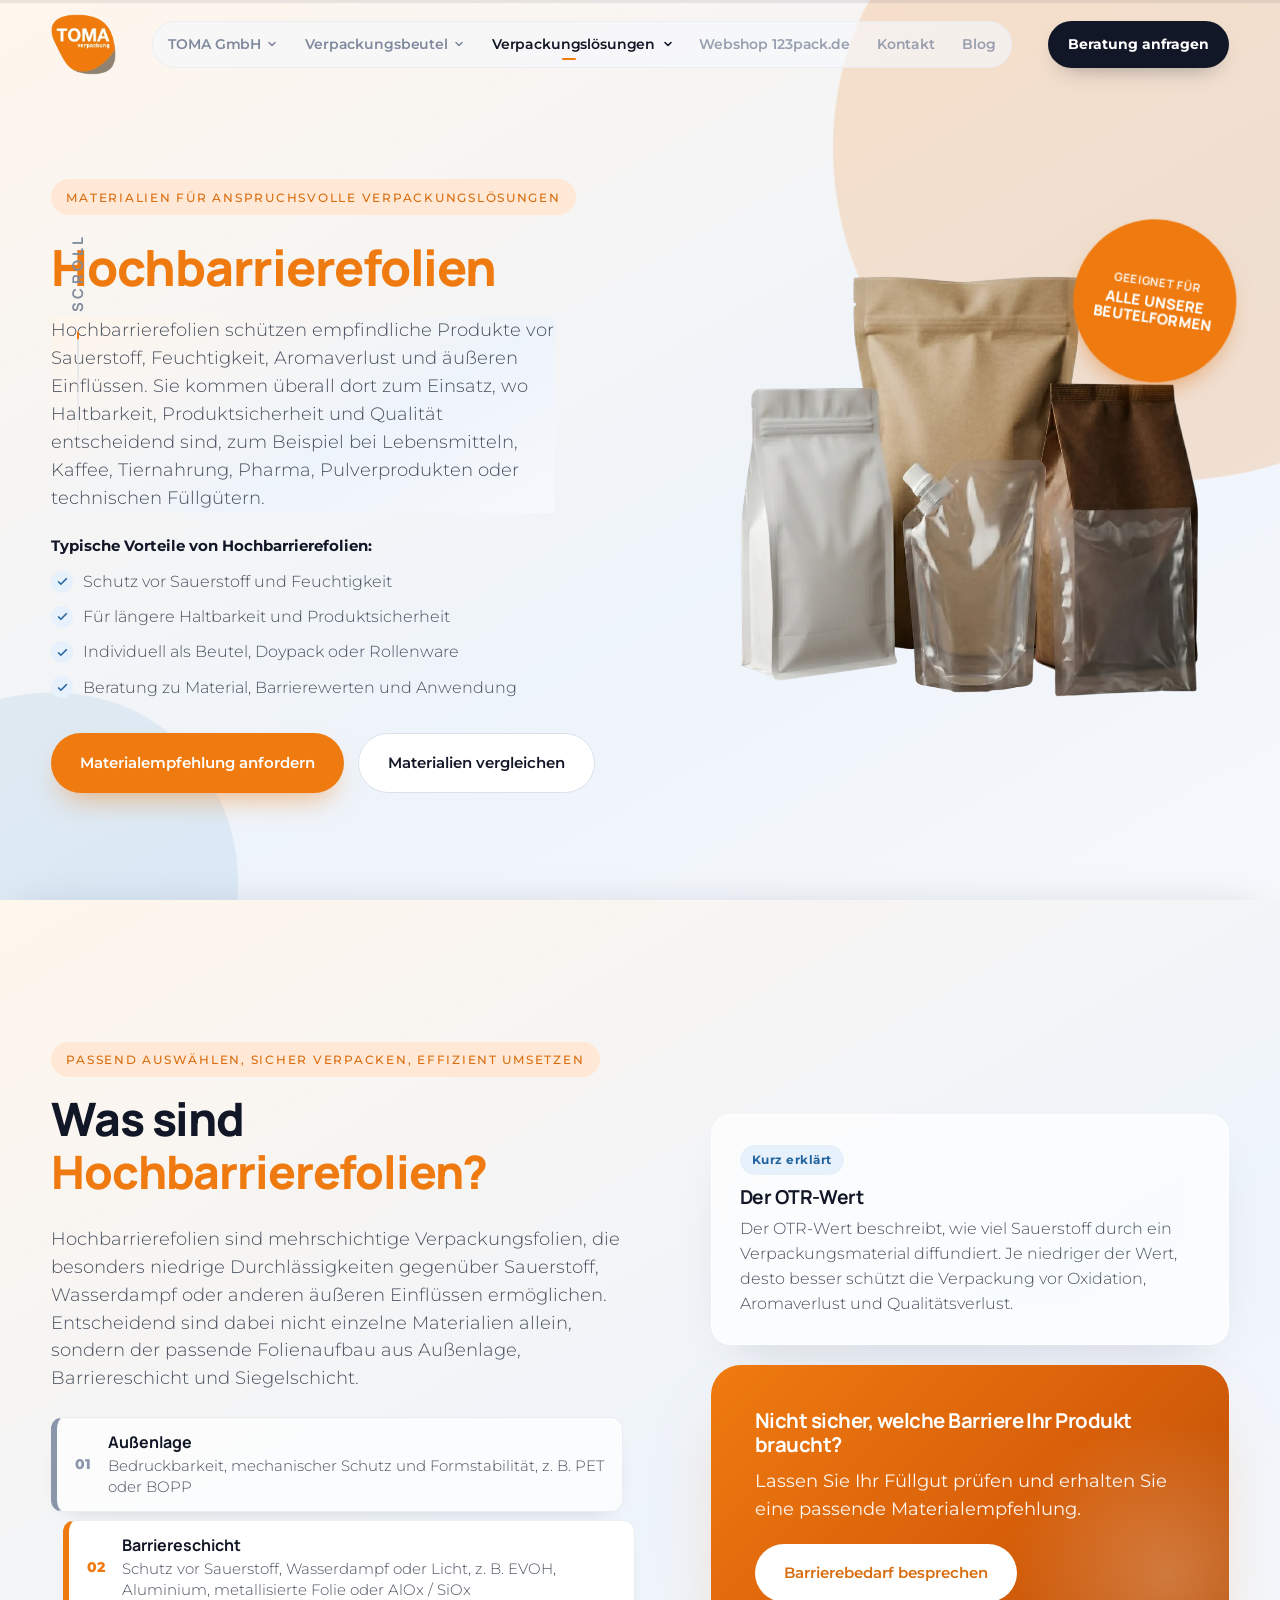
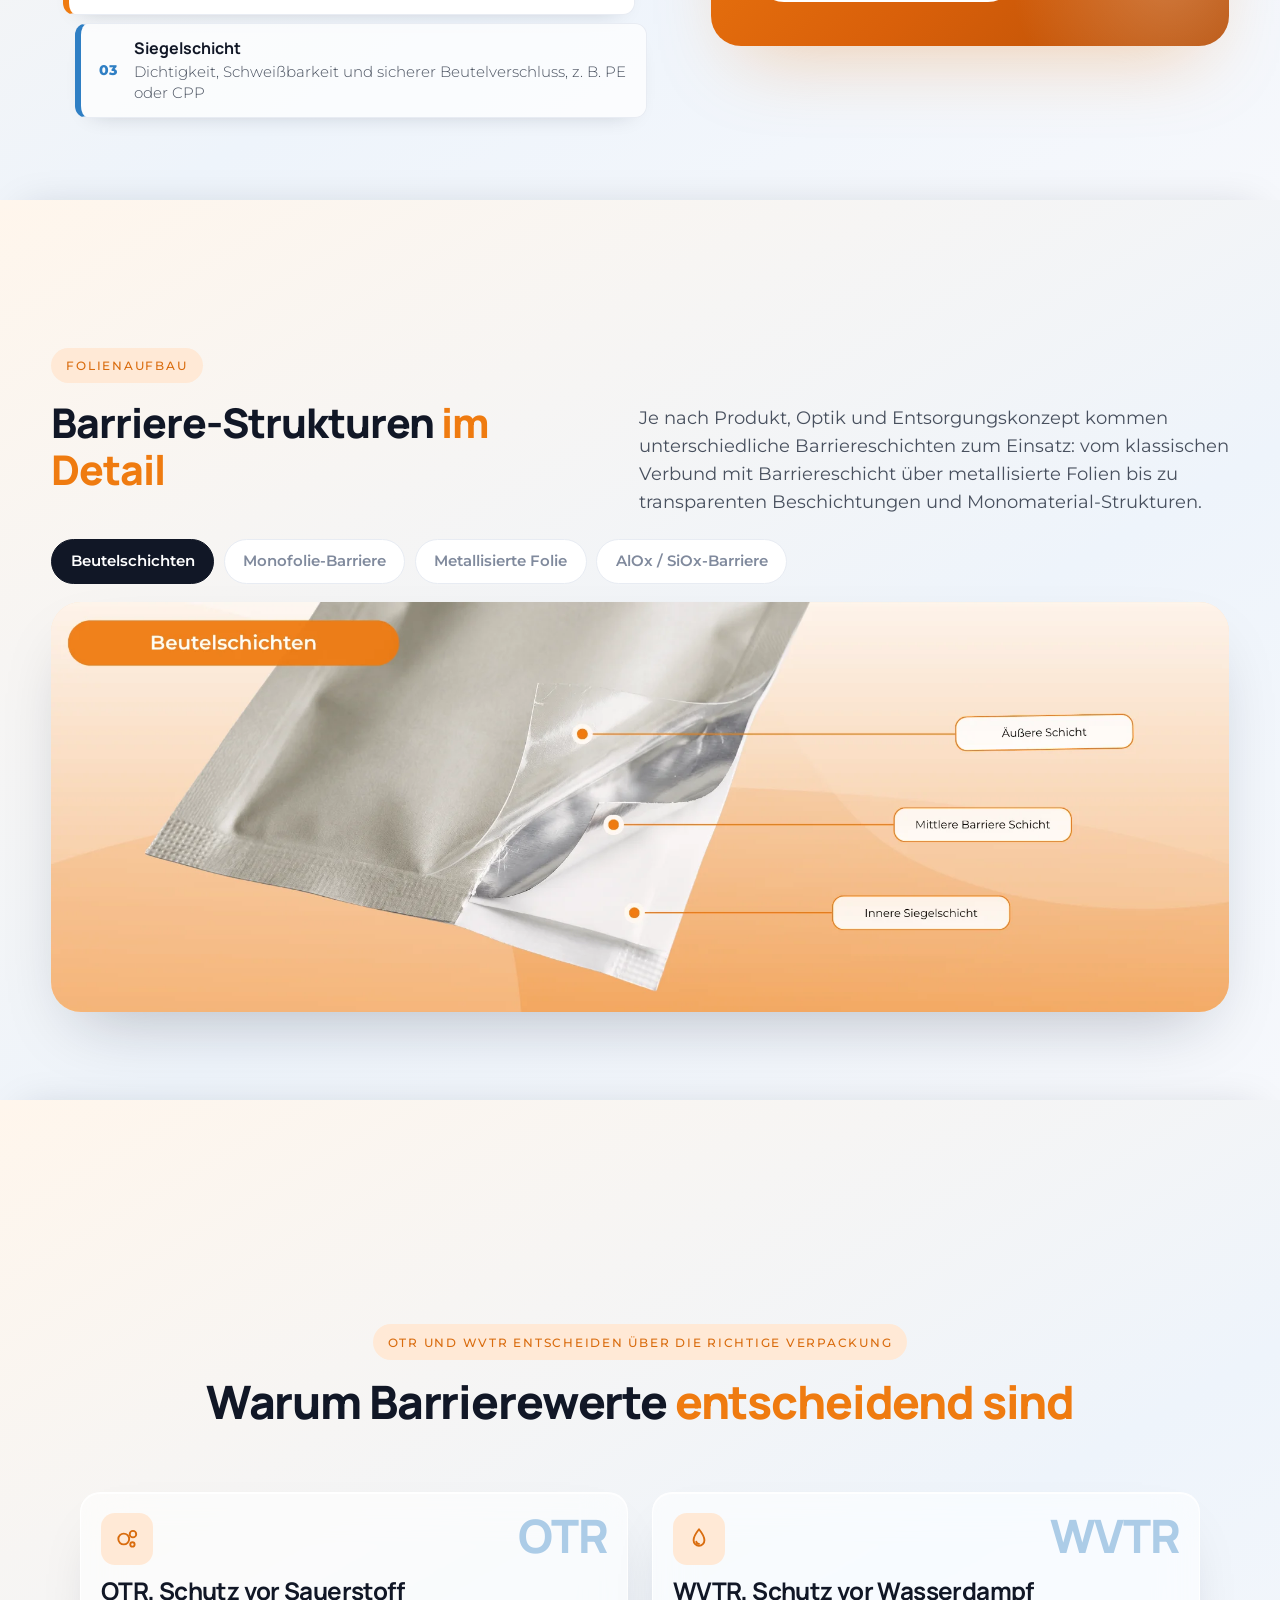
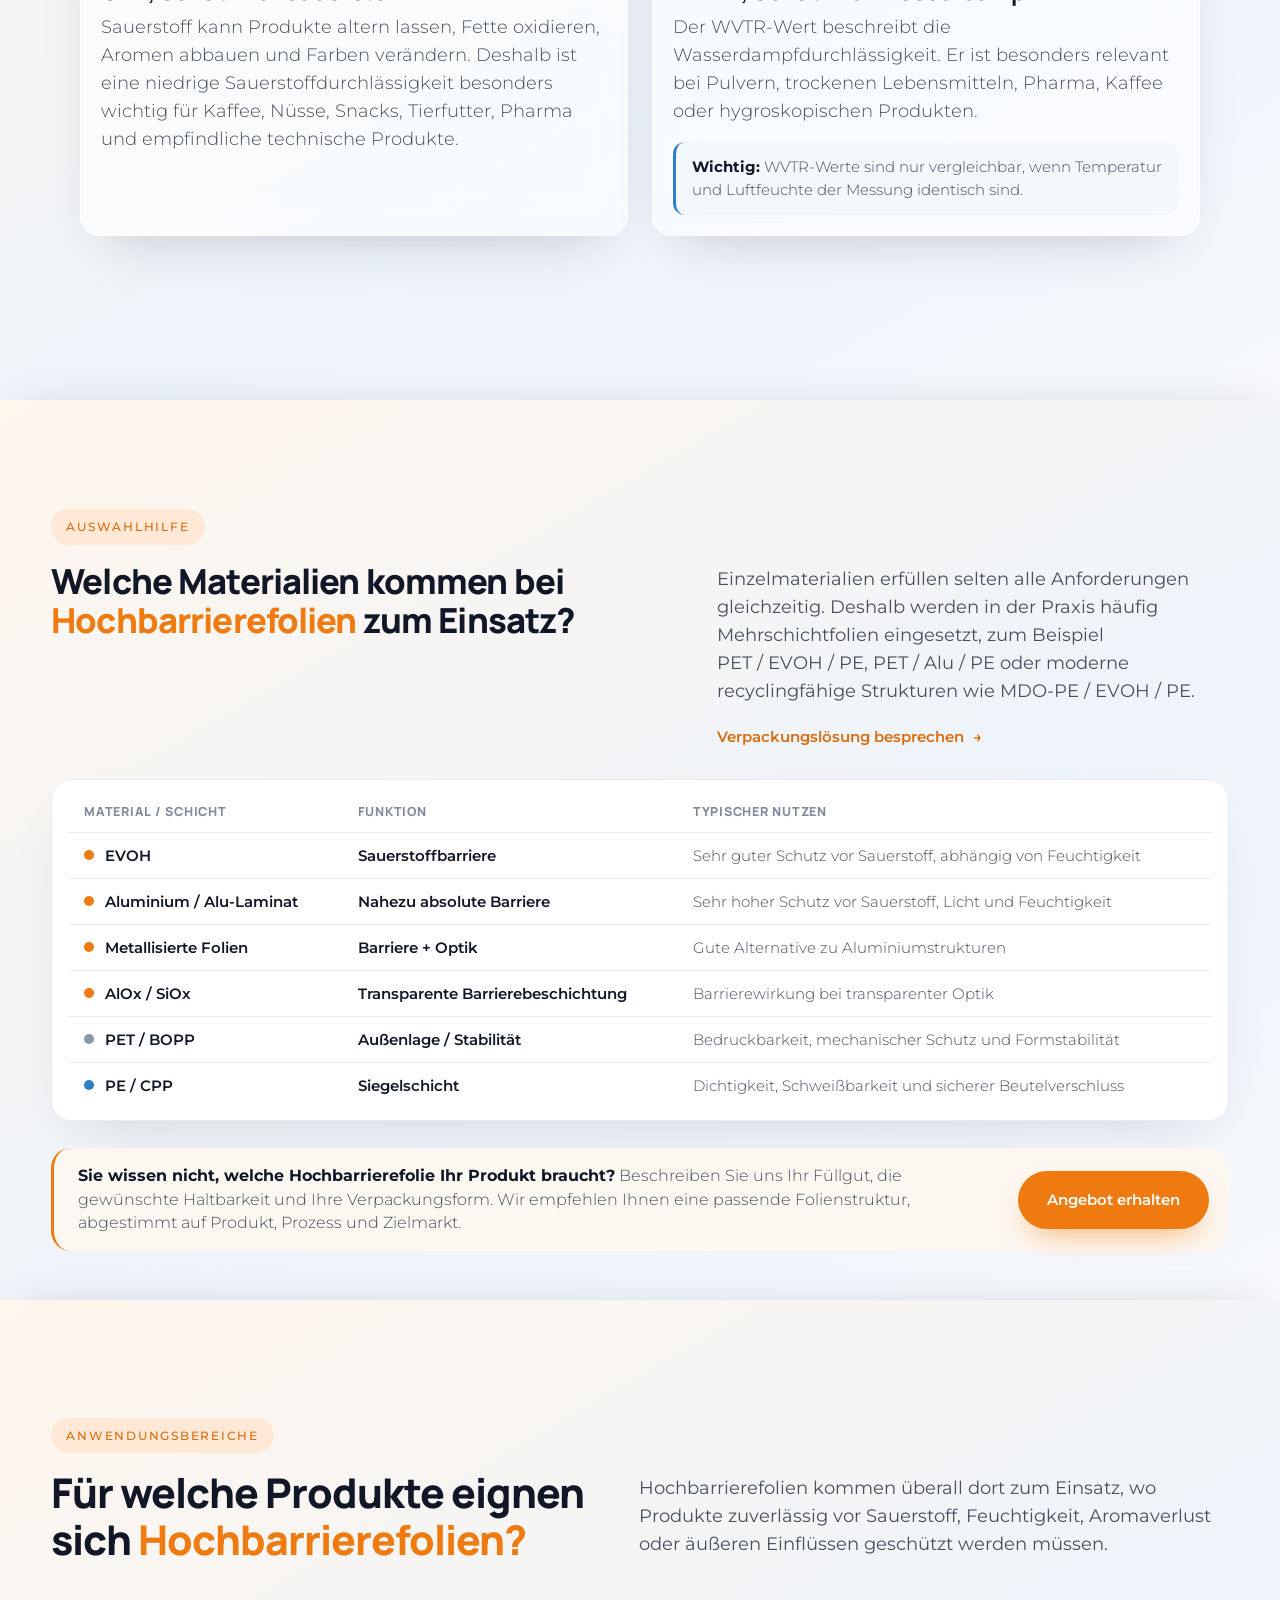
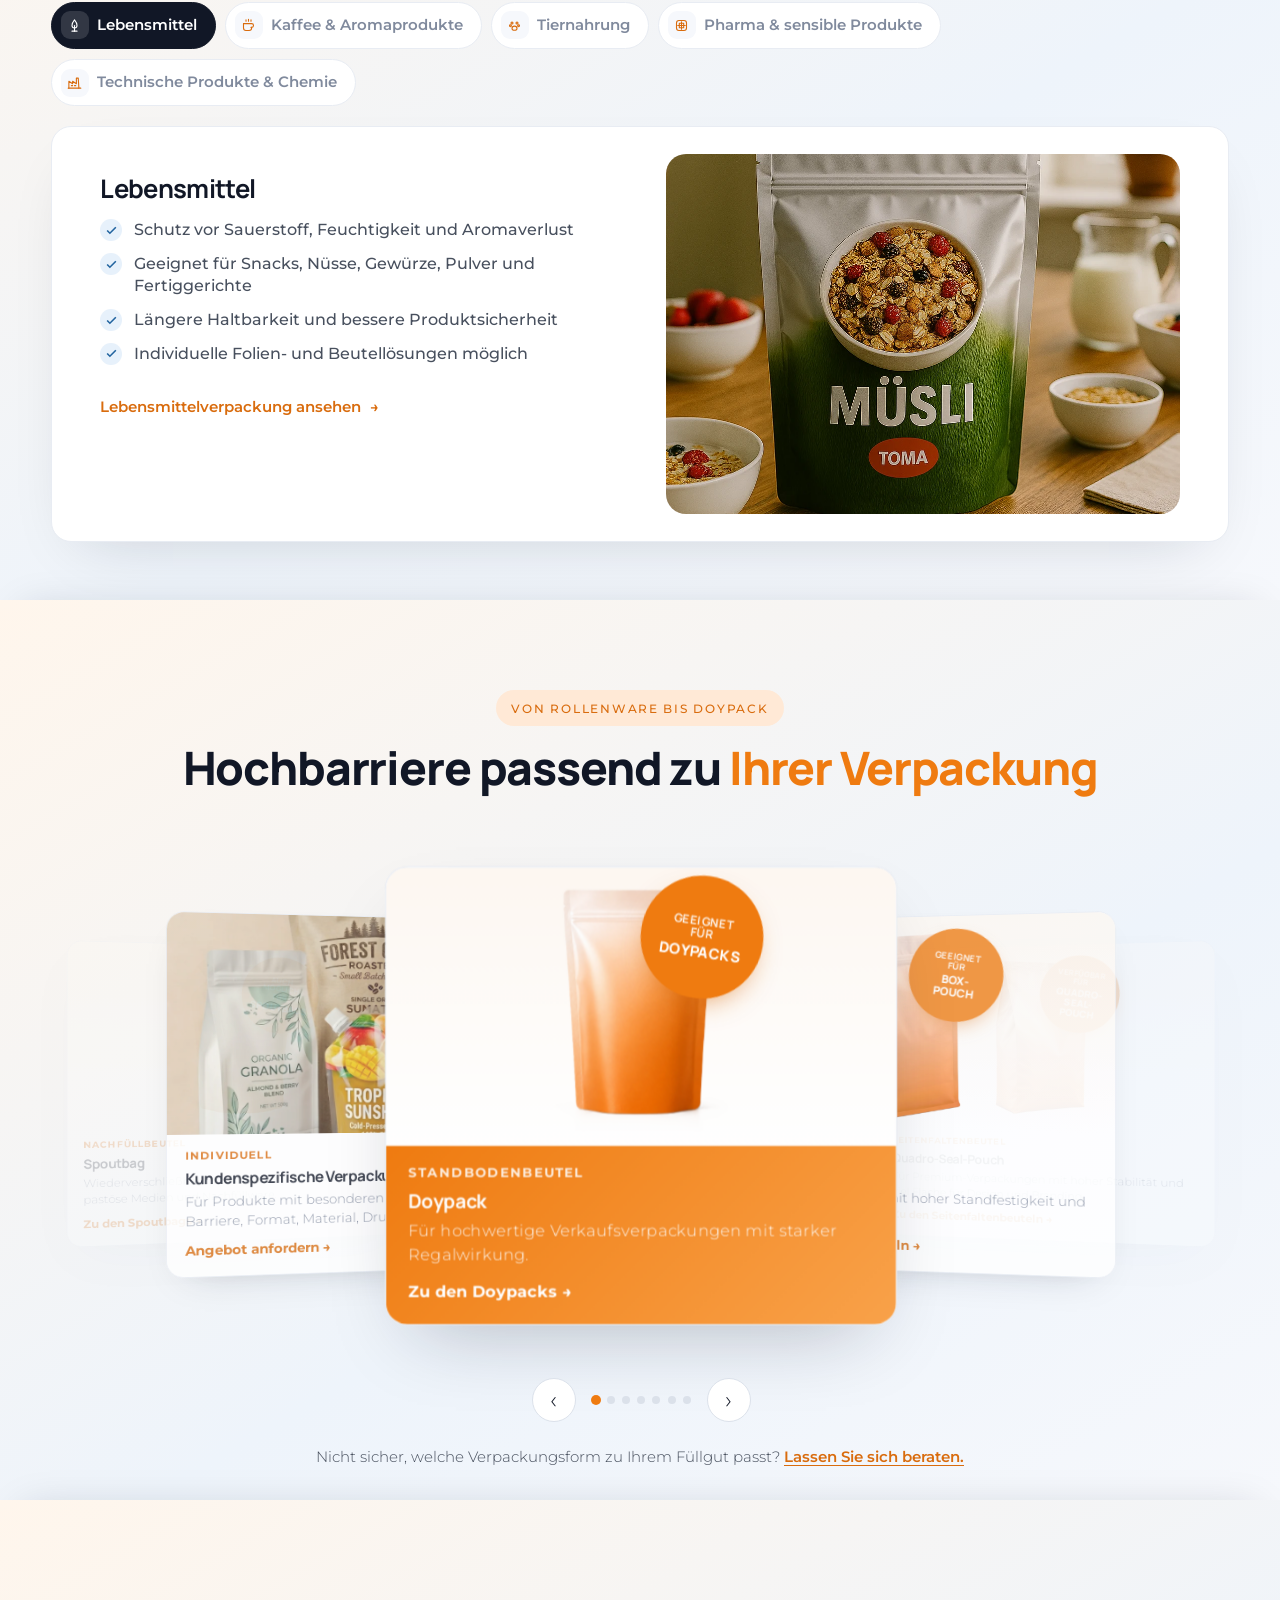
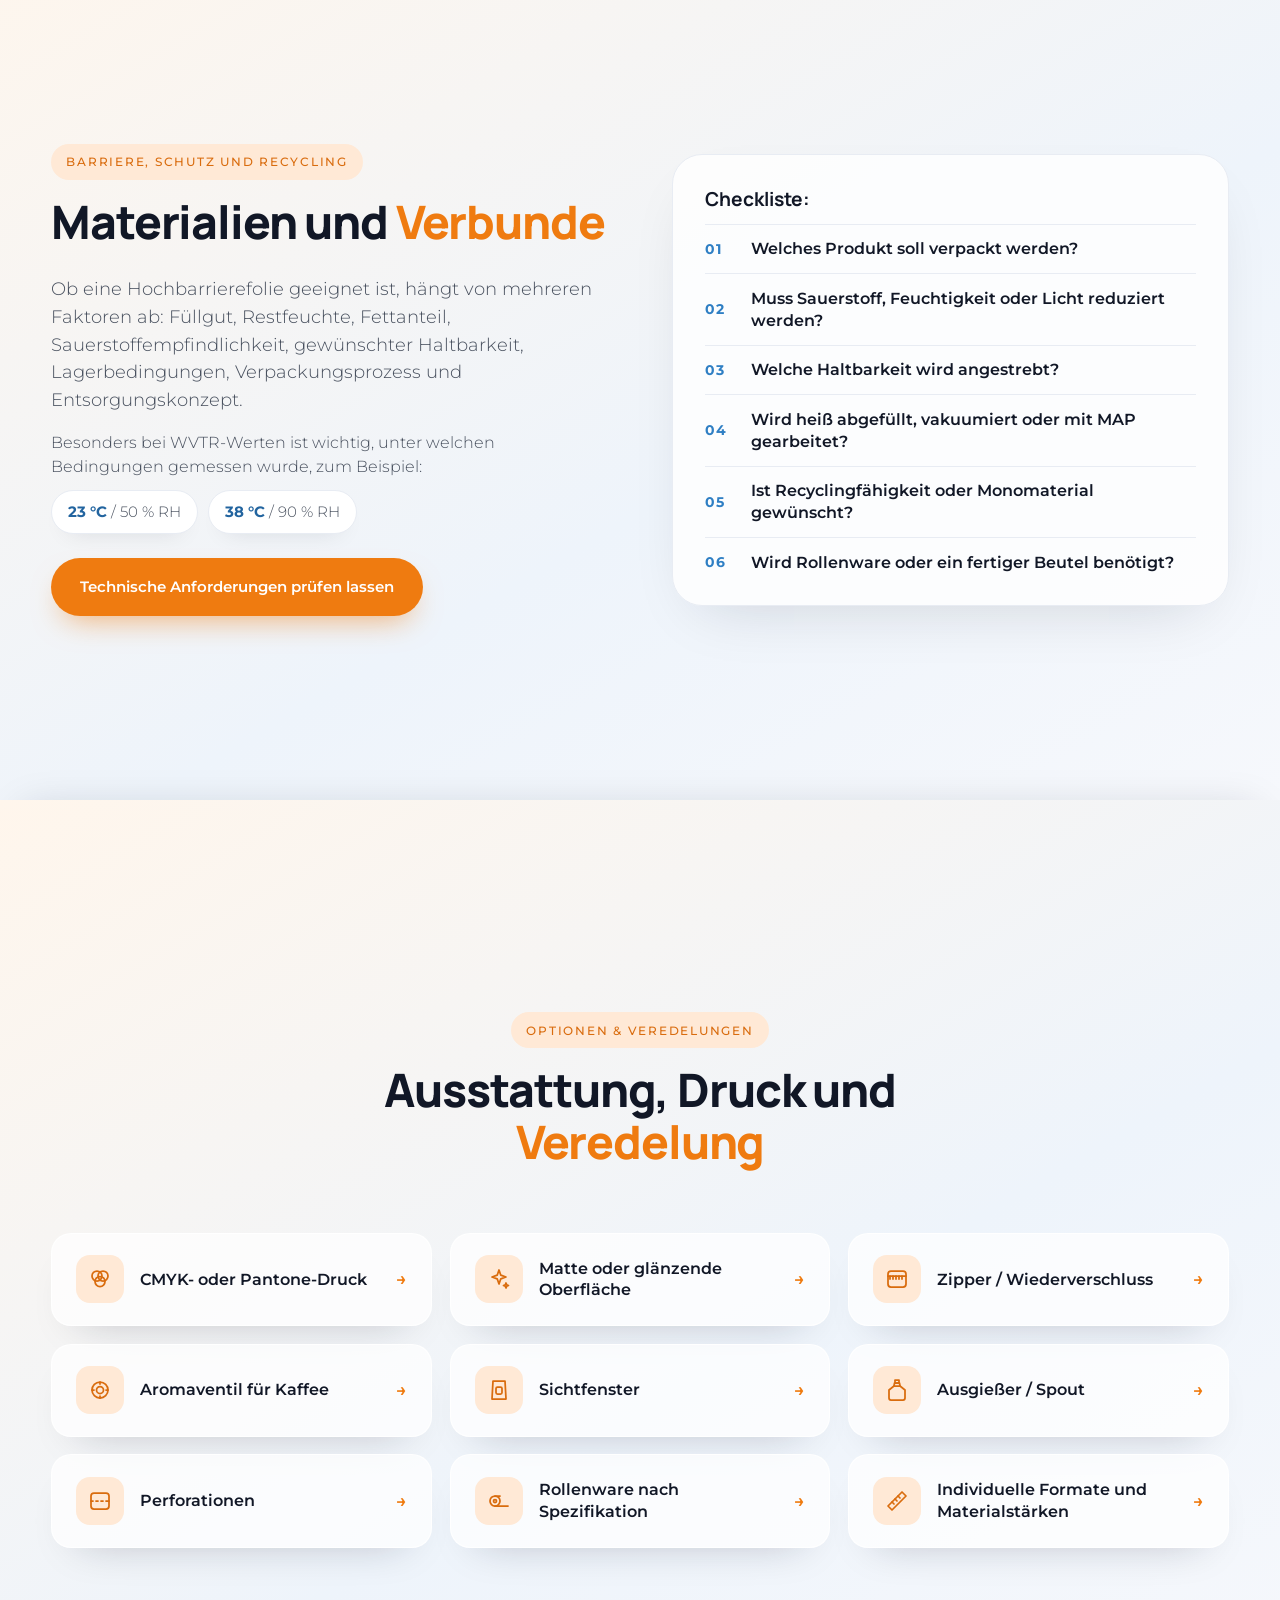
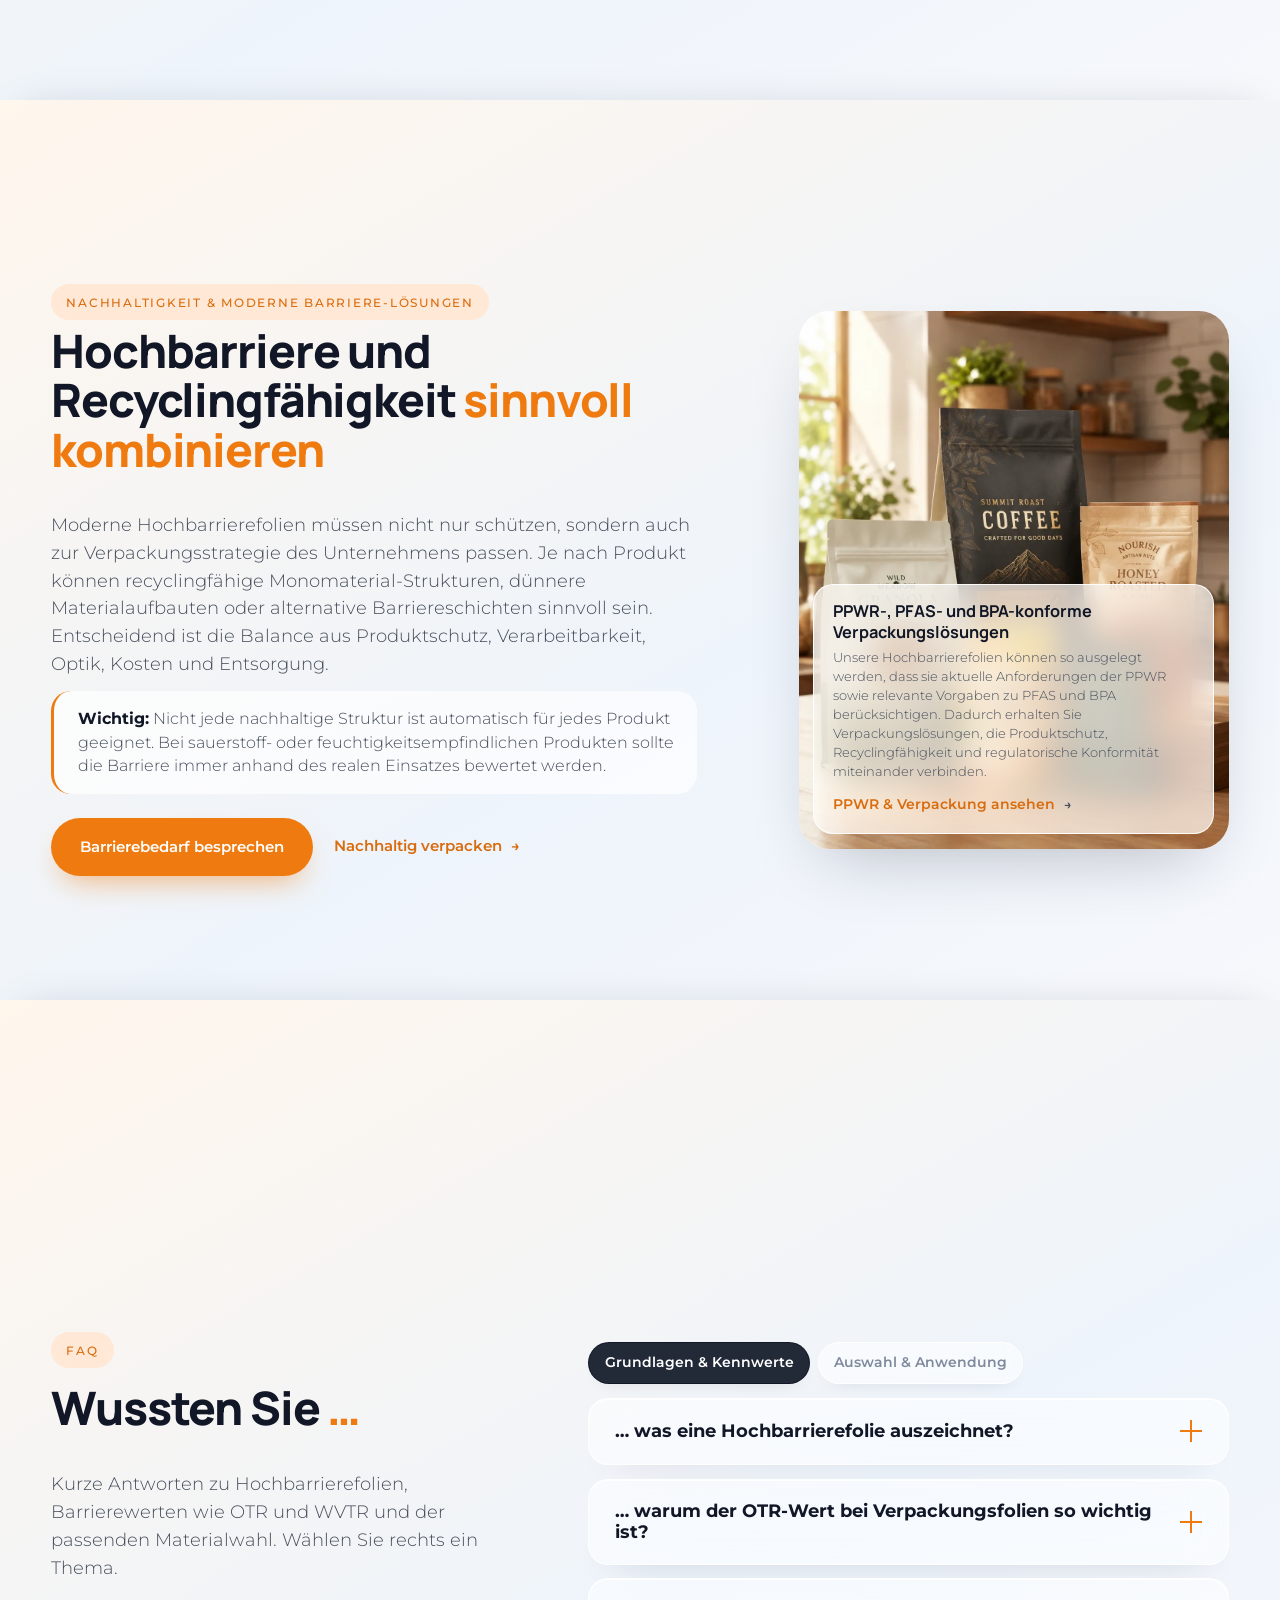
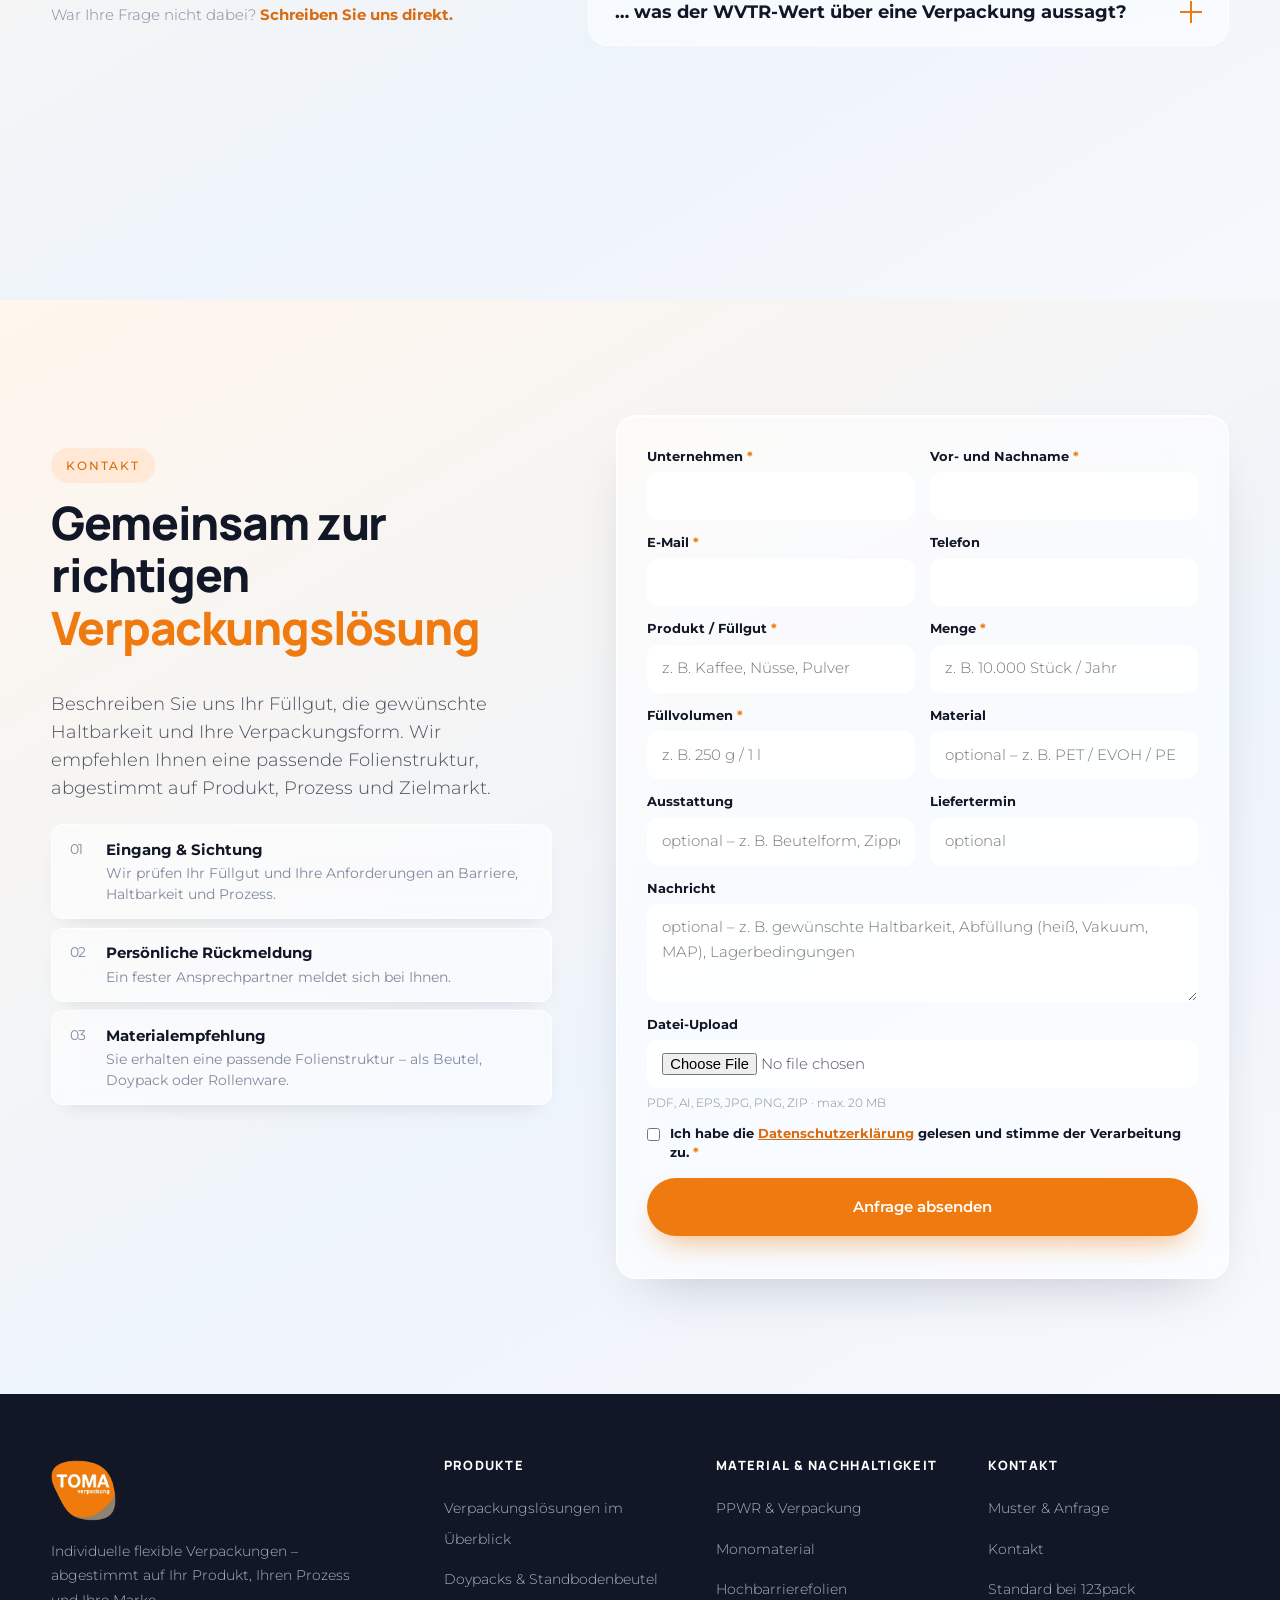
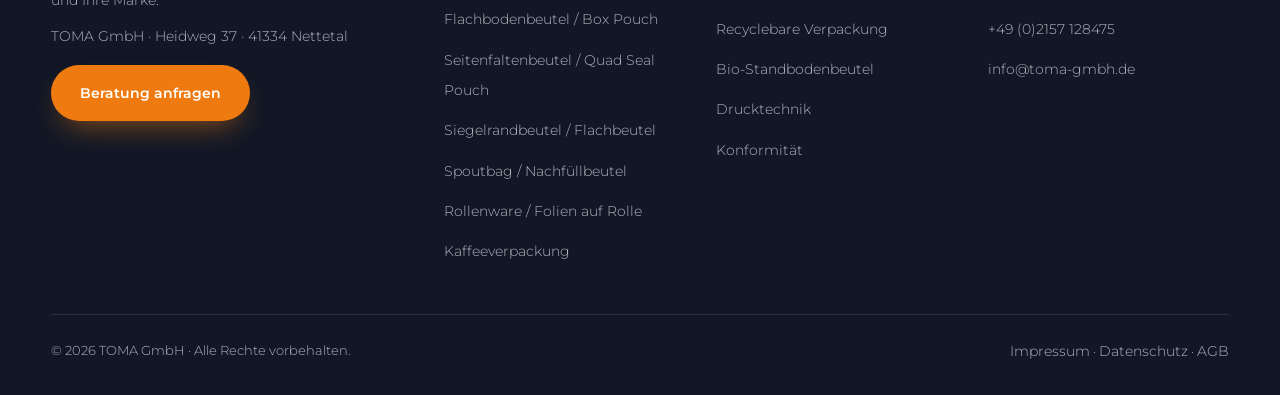
<file: hochbarrierefolien.html>
<!DOCTYPE html>
<html lang="de-DE" data-product="hochbarrierefolien">
<head>
  <meta charset="UTF-8" />
  <meta name="viewport" content="width=device-width, initial-scale=1.0" />
  <title>Hochbarrierefolien für empfindliche Produkte | TOMA GmbH</title>
  <meta name="description" content="Hochbarrierefolien von TOMA schützen empfindliche Produkte vor Sauerstoff, Feuchtigkeit und Aromaverlust – als Beutel, Doypack oder Rollenware, mit Beratung zu OTR, WVTR und Folienaufbau." />
  <meta name="leadwerk:focus-keyphrase" content="Hochbarrierefolien" />
  <meta name="theme-color" content="#ef7b10" />

  <meta property="og:type" content="website" />
  <meta property="og:title" content="Hochbarrierefolien für empfindliche Produkte | TOMA GmbH" />
  <meta property="og:description" content="Was Hochbarrierefolien auszeichnet, warum OTR und WVTR entscheidend sind und welche Materialien zum Einsatz kommen – von der Rollenware bis zum Doypack." />
  <meta property="og:image" content="assets/hochbarrierefolien/hochbarriere-beutelsortiment.webp" />
  <meta property="og:locale" content="de_DE" />
  <link rel="icon" href="assets/logo-toma.webp" type="image/webp" />

  <link rel="stylesheet" href="css/fonts-local.css" />
  <link rel="stylesheet" href="css/tokens.css" />
  <link rel="stylesheet" href="css/base.css" />
  <link rel="stylesheet" href="css/components.css" />

  <script type="application/ld+json">
  {
    "@context": "https://schema.org",
    "@type": "WebPage",
    "name": "Hochbarrierefolien",
    "description": "Hochbarrierefolien für empfindliche Produkte: Definition und Folienaufbau, Barrierewerte OTR und WVTR, Materialien wie EVOH, Aluminium, metallisierte Folien und AlOx/SiOx, Anwendungsbereiche, Verpackungsformen und Nachhaltigkeit.",
    "inLanguage": "de-DE",
    "publisher": { "@type": "Organization", "name": "TOMA GmbH", "telephone": "+49-2157-128475", "email": "info@toma-gmbh.de", "url": "https://www.toma-gmbh.de/" }
  }
  </script>
</head>
<body>
  <a class="skip-link" href="#main">Zum Inhalt springen</a>

  <!-- ============================ NAV ============================ -->
  <!-- Struktur wie www.toma-gmbh.de. Verlinkt sind nur bereits angelegte Seiten; alle übrigen Punkte bleiben vorerst Text. -->
  <header class="nav" id="nav">
    <div class="nav__progress" aria-hidden="true">
      <div class="nav__progress-bar" id="navProgress"></div>
    </div>
    <div class="nav__inner">
      <a class="nav__logo" href="index.html" data-lw-page-ref="toma-kopie-home-v1" aria-label="TOMA GmbH – Startseite">
        <span class="nav__logo-mark"><img src="assets/logo-toma.webp" width="52" height="52" alt="TOMA GmbH" data-lw-global="brand.logo" data-lw-type="image" /></span>
      </a>
      <nav class="nav__links" aria-label="Hauptnavigation">
        <ul class="nav__menu">
          <li class="nav__item" data-nav-item>
            <button type="button" class="nav__trigger" aria-expanded="false" aria-controls="navSubToma">TOMA GmbH<svg class="nav__caret" viewBox="0 0 12 12" aria-hidden="true" focusable="false"><path d="M3 4.5 6 7.5l3-3"/></svg></button>
            <div class="nav__dropdown" id="navSubToma">
              <ul class="nav__sublist">
                <li><span class="nav__text">Team</span></li>
                <li><span class="nav__text">Mission und Kompetenzen</span></li>
                <li><a class="nav__sublink" href="ppmr.html">PPWR &amp; Verpackung</a></li>
                <li><span class="nav__text">Nachhaltig und biologisch verpacken</span></li>
                <li><span class="nav__text">Konformitätserklärungen</span></li>
              </ul>
            </div>
          </li>
          <li class="nav__item nav__item--mega" data-nav-item>
            <button type="button" class="nav__trigger" aria-expanded="false" aria-controls="navSubBeutel">Verpackungsbeutel<svg class="nav__caret" viewBox="0 0 12 12" aria-hidden="true" focusable="false"><path d="M3 4.5 6 7.5l3-3"/></svg></button>
            <div class="nav__dropdown nav__mega" id="navSubBeutel">
              <div class="nav__mega-grid nav__mega-grid--beutel">
                <div class="nav__mega-intro">
                  <span class="eyebrow">Verpackungsbeutel</span>
                  <p class="nav__mega-title">Die passende <em>Beutelform</em> für Ihr Produkt</p>
                  <p class="nav__mega-copy">Vom Standbodenbeutel bis zur Folie auf Rolle: Füllgut, Menge und Abfüllung entscheiden, welche Form passt. Wir beraten Sie persönlich.</p>
                  <a class="btn btn--primary nav__mega-cta" href="#anfrage">Beratung anfragen</a>
                </div>
                <div class="nav__mega-col">
                  <p class="nav__mega-heading" id="navMegaBeutel">Beutelformen</p>
                  <p class="nav__mega-sub">Vom Standbodenbeutel bis zur Rolle</p>
                  <ul class="nav__sublist nav__sublist--grid" aria-labelledby="navMegaBeutel">
                    <li><a class="nav__sublink" href="doypack.html" data-preview-src="assets/doypack/doypack.webp"><b>Doypack</b><span>Standbodenbeutel</span></a></li>
                    <li><a class="nav__sublink" href="flachbodenbeutel.html" data-preview-src="assets/flachbodenbeutel/flachbodenbeutel-neutral.webp"><b>Box Pouch</b><span>Flachbodenbeutel</span></a></li>
                    <li><a class="nav__sublink" href="seitenfaltenbeutel.html" data-preview-src="assets/seitenfaltenbeutel/seitenfaltenbeutel-neutral.webp"><b>Quadro-Seal-Pouch</b><span>Seitenfaltenbeutel</span></a></li>
                    <li><a class="nav__sublink" href="siegelrandbeutel.html" data-preview-src="assets/flachbeutel/flachbeutel-neutral.webp"><b>Siegelrandbeutel</b><span>Flachbeutel</span></a></li>
                    <li><a class="nav__sublink" href="rollenware.html" data-preview-src="assets/rollenware/rollenware-neutral.webp"><b>Rollenware</b><span>Folien auf Rolle</span></a></li>
                    <li><a class="nav__sublink" href="spoutbag.html" data-preview-src="assets/nachfuellbeutel/spoutbag-neutral.webp"><b>Spoutbag</b><span>Nachfüllbeutel</span></a></li>
                  </ul>
                </div>
                <!-- Vorschau wechselt beim Hover/Fokus (nav-menu.js), Verlauf wie .nav__mega-intro -->
                <figure class="nav__preview" aria-hidden="true">
                  <img src="assets/doypack/doypack.webp" width="1086" height="1448" alt="" loading="lazy" decoding="async" data-nav-preview-img />
                  <figcaption><b data-nav-preview-title>Doypack</b><span data-nav-preview-sub>Standbodenbeutel</span></figcaption>
                </figure>
              </div>
              <div class="nav__mega-foot">
                <span class="nav__mega-foot-label" id="navMegaBeutelMehr">Passend dazu</span>
                <ul class="nav__mega-pills" aria-labelledby="navMegaBeutelMehr">
                  <li><a href="verpackungsloesungen.html">Verpackungslösungen im Überblick</a></li>
                  <li><a href="hochbarrierefolien.html" aria-current="page">Hochbarrierefolien</a></li>
                  <li><a href="ppmr.html">PPWR &amp; Verpackung</a></li>
                </ul>
              </div>
            </div>
          </li>
          <li class="nav__item nav__item--mega nav__item--split" data-nav-item>
            <a class="nav__trigger is-current" href="verpackungsloesungen.html">Verpackungslösungen</a><button type="button" class="nav__toggle" aria-expanded="false" aria-controls="navSubLoesungen" aria-label="Menü Verpackungslösungen"><svg class="nav__caret" viewBox="0 0 12 12" aria-hidden="true" focusable="false"><path d="M3 4.5 6 7.5l3-3"/></svg></button>
            <div class="nav__dropdown nav__mega" id="navSubLoesungen">
              <div class="nav__mega-grid">
                <div class="nav__mega-intro">
                  <span class="eyebrow">Verpackungslösungen</span>
                  <p class="nav__mega-title">Die passende Lösung für <em>Ihr Produkt</em></p>
                  <p class="nav__mega-copy">Material, Ausstattung und Branche bestimmen, welche Verpackung passt. Wir beraten Sie persönlich.</p>
                  <a class="nav__mega-link" href="verpackungsloesungen.html">Alle Verpackungslösungen im Überblick <span class="arrow" aria-hidden="true">→</span></a>
                  <a class="btn btn--primary nav__mega-cta" href="#anfrage">Beratung anfragen</a>
                </div>
                <div class="nav__mega-col">
                  <p class="nav__mega-heading" id="navMegaMaterial">Materialanwendungen</p>
                  <p class="nav__mega-sub">Nach Füllgut und Schutzbedarf</p>
                  <ul class="nav__mega-list" aria-labelledby="navMegaMaterial">
                    <li><a href="hochbarrierefolien.html" aria-current="page">Hochbarrierefolien</a></li>
                    <li><span class="nav__text">Recyclebare Verpackung</span></li>
                    <li><span class="nav__text">Biologisch verpacken</span></li>
                    <li><span class="nav__text">Sterilisierfähige Beutel</span></li>
                    <li><span class="nav__text">Monomaterial</span></li>
                    <li><span class="nav__text">Mikrowellenbeutel</span></li>
                  </ul>
                </div>
                <div class="nav__mega-col">
                  <p class="nav__mega-heading" id="navMegaAttribute">Attribute</p>
                  <p class="nav__mega-sub">Funktionen und Veredelung</p>
                  <ul class="nav__mega-list" aria-labelledby="navMegaAttribute">
                    <li><span class="nav__text">Kindersichere Zipperbeutel</span></li>
                    <li><span class="nav__text">Perforationen</span></li>
                    <li><span class="nav__text">Aufdruck</span></li>
                  </ul>
                </div>
                <div class="nav__mega-col">
                  <p class="nav__mega-heading" id="navMegaBranchen">Branchen</p>
                  <p class="nav__mega-sub">Lösungen nach Einsatzbereich</p>
                  <ul class="nav__mega-list" aria-labelledby="navMegaBranchen">
                    <li><span class="nav__text">Food – Lebensmittelverpackung</span></li>
                    <li><span class="nav__text">Non-Food Verpackungsbeutel</span></li>
                    <li><span class="nav__text">Kaffeeverpackung</span></li>
                    <li><span class="nav__text">Tierfutterverpackung</span></li>
                    <li><span class="nav__text">Chemie</span></li>
                    <li><span class="nav__text">Pharma</span></li>
                  </ul>
                </div>
              </div>
              <div class="nav__mega-foot">
                <span class="nav__mega-foot-label" id="navMegaFormen">Beutelformen</span>
                <ul class="nav__mega-pills" aria-labelledby="navMegaFormen">
                  <li><a href="doypack.html">Doypack</a></li>
                  <li><a href="flachbodenbeutel.html">Box Pouch</a></li>
                  <li><a href="seitenfaltenbeutel.html">Seitenfaltenbeutel</a></li>
                  <li><a href="siegelrandbeutel.html">Siegelrandbeutel</a></li>
                  <li><a href="rollenware.html">Rollenware</a></li>
                  <li><a href="spoutbag.html">Spoutbag</a></li>
                </ul>
              </div>
            </div>
          </li>
          <li class="nav__item"><span class="nav__text nav__text--top">Webshop 123pack.de</span></li>
          <li class="nav__item"><span class="nav__text nav__text--top">Kontakt</span></li>
          <li class="nav__item"><span class="nav__text nav__text--top">Blog</span></li>
        </ul>
      </nav>
      <div class="nav__cta">
        <a class="nav__cta-btn" href="#anfrage">Beratung anfragen</a>
        <button class="nav__burger" id="navBurger" aria-label="Menü öffnen" aria-expanded="false" aria-controls="navMobile">
          <span class="nav__burger-lines" aria-hidden="true"><i></i><i></i><i></i></span>
        </button>
      </div>
    </div>
  </header>

  <div class="nav__mobile" id="navMobile" aria-hidden="true">
    <div class="nav__mobile-panel">
      <div class="nav__mobile-top">
        <span class="nav__mobile-label">Menü</span>
        <button class="nav__mobile-close" id="navClose" aria-label="Menü schließen">
          <span aria-hidden="true"></span>
        </button>
      </div>
      <nav class="nav__mobile-links" aria-label="Mobile Navigation">
        <div class="nav__mgroup" data-nav-mgroup>
          <button type="button" class="nav__mtrigger" aria-expanded="false" aria-controls="navMSubToma"><span class="nav__mnum">01</span>TOMA GmbH<svg class="nav__caret" viewBox="0 0 12 12" aria-hidden="true" focusable="false"><path d="M3 4.5 6 7.5l3-3"/></svg></button>
          <ul class="nav__msub" id="navMSubToma" hidden>
            <li><span class="nav__text">Team</span></li>
            <li><span class="nav__text">Mission und Kompetenzen</span></li>
            <li><a href="ppmr.html">PPWR &amp; Verpackung</a></li>
            <li><span class="nav__text">Nachhaltig und biologisch verpacken</span></li>
            <li><span class="nav__text">Konformitätserklärungen</span></li>
          </ul>
        </div>
        <div class="nav__mgroup" data-nav-mgroup>
          <button type="button" class="nav__mtrigger" aria-expanded="false" aria-controls="navMSubBeutel"><span class="nav__mnum">02</span>Verpackungsbeutel<svg class="nav__caret" viewBox="0 0 12 12" aria-hidden="true" focusable="false"><path d="M3 4.5 6 7.5l3-3"/></svg></button>
          <ul class="nav__msub" id="navMSubBeutel" hidden>
            <li><a href="doypack.html">Doypack | Standbodenbeutel</a></li>
            <li><a href="flachbodenbeutel.html">Box Pouch | Flachbodenbeutel</a></li>
            <li><a href="seitenfaltenbeutel.html">Quadro-Seal-Pouch | Seitenfaltenbeutel</a></li>
            <li><a href="siegelrandbeutel.html">Siegelrandbeutel | Flachbeutel</a></li>
            <li><a href="rollenware.html">Rollenware | Folien auf Rolle</a></li>
            <li><a href="spoutbag.html">Spoutbag / Nachfüllbeutel</a></li>
          </ul>
        </div>
        <div class="nav__mgroup" data-nav-mgroup>
          <div class="nav__mhead"><a class="nav__mtrigger is-current" href="verpackungsloesungen.html"><span class="nav__mnum">03</span>Verpackungslösungen</a><button type="button" class="nav__mtoggle" aria-expanded="false" aria-controls="navMSubLoesungen" aria-label="Menü Verpackungslösungen"><svg class="nav__caret" viewBox="0 0 12 12" aria-hidden="true" focusable="false"><path d="M3 4.5 6 7.5l3-3"/></svg></button></div>
          <div class="nav__msub" id="navMSubLoesungen" hidden>
            <ul>
              <li><a href="verpackungsloesungen.html">Verpackungslösungen im Überblick</a></li>
            </ul>
            <p class="nav__mheading">Materialanwendungen</p>
            <ul>
              <li><a href="hochbarrierefolien.html" aria-current="page">Hochbarrierefolien</a></li>
              <li><span class="nav__text">Recyclebare Verpackung</span></li>
              <li><span class="nav__text">Biologisch verpacken</span></li>
              <li><span class="nav__text">Sterilisierfähige Beutel</span></li>
              <li><span class="nav__text">Monomaterial</span></li>
              <li><span class="nav__text">Mikrowellenbeutel</span></li>
            </ul>
            <p class="nav__mheading">Attribute</p>
            <ul>
              <li><span class="nav__text">Kindersichere Zipperbeutel</span></li>
              <li><span class="nav__text">Perforationen</span></li>
              <li><span class="nav__text">Aufdruck</span></li>
            </ul>
            <p class="nav__mheading">Branchen</p>
            <ul>
              <li><span class="nav__text">Food – Lebensmittelverpackung</span></li>
              <li><span class="nav__text">Non-Food Verpackungsbeutel</span></li>
              <li><span class="nav__text">Kaffeeverpackung</span></li>
              <li><span class="nav__text">Tierfutterverpackung</span></li>
              <li><span class="nav__text">Chemie</span></li>
              <li><span class="nav__text">Pharma</span></li>
            </ul>
          </div>
        </div>
        <span class="nav__mtext"><span class="nav__mnum">04</span>Webshop 123pack.de</span>
        <span class="nav__mtext"><span class="nav__mnum">05</span>Kontakt</span>
        <span class="nav__mtext"><span class="nav__mnum">06</span>Blog</span>
      </nav>
      <a class="nav__cta-btn nav__cta-btn--block" href="#anfrage">Beratung anfragen</a>
    </div>
  </div>


  <a class="hero__scroll" href="#was-ist" data-hero="scroll" aria-label="Weiter scrollen">
    <span class="hero__scroll-label">Scroll</span>
    <span class="hero__scroll-track" aria-hidden="true">
      <span class="hero__scroll-dot"></span>
    </span>
  </a>

  <main id="main" data-snap>

    <!-- ============================ HERO ============================ -->
    <section class="hero stack-panel" id="hero" style="--stack-z: 1" aria-labelledby="hero-title" data-lw-section="hero">
      <div class="sil sil--hero" aria-hidden="true"><svg viewBox="0 0 200 180"><use href="#toma-silhouette"/></svg></div>
      <div class="sil sil--hero-soft" aria-hidden="true"><svg viewBox="0 0 200 180"><use href="#toma-silhouette"/></svg></div>
      <div class="container--wide hero__layout">
        <div class="hero__grid">
          <div class="hero__copy">
            <span class="eyebrow hero__eyebrow" data-hero="eyebrow" data-lw-field="hero.eyebrow" data-lw-type="text">Materialien für anspruchsvolle Verpackungslösungen</span>
            <h1 id="hero-title" data-lw-field="hero.title" data-lw-type="richtext">
              <span class="line"><span data-hero="line"><em>Hochbarriere&shy;folien</em></span></span>
            </h1>
            <p class="hero__sub lead" data-hero="sub" data-lw-field="hero.copy" data-lw-type="textarea">Hochbarrierefolien schützen empfindliche Produkte vor Sauerstoff, Feuchtigkeit, Aromaverlust und äußeren Einflüssen. Sie kommen überall dort zum Einsatz, wo Haltbarkeit, Produktsicherheit und Qualität entscheidend sind, zum Beispiel bei Lebensmitteln, Kaffee, Tiernahrung, Pharma, Pulverprodukten oder technischen Füllgütern.</p>
            <p class="hb-hero__label" id="hero-benefits" data-hero="sub" data-lw-field="hero.benefitsLabel" data-lw-type="text">Typische Vorteile von Hochbarrierefolien:</p>
            <ul class="hero__trust hero__trust--stack" aria-labelledby="hero-benefits" data-hero="sub" data-lw-field="hero.trust" data-lw-type="richtext">
              <li>Schutz vor Sauerstoff und Feuchtigkeit</li>
              <li>Für längere Haltbarkeit und Produktsicherheit</li>
              <li>Individuell als Beutel, Doypack oder Rollenware</li>
              <li>Beratung zu Material, Barrierewerten und Anwendung</li>
            </ul>
            <div class="hero__ctas" data-hero="ctas">
              <a class="btn btn--primary" href="#anfrage">Materialempfehlung anfordern</a>
              <a class="btn btn--ghost" href="#materialauswahl">Materialien vergleichen</a>
            </div>
          </div>

          <!-- data-no-tilt: kein 3D-Kippen bei Hover (setupHeroTilt in main.js), das Schweben bleibt -->
          <div class="hero__visual" data-hero="visual" data-no-tilt>
            <div class="media media--hero" data-hero-stage>
              <div class="hero__float" data-hero-float>
                <img src="assets/hochbarrierefolien/hochbarriere-beutelsortiment.webp" width="1024" height="1024" alt="Beutel aus Hochbarrierefolie: Standbodenbeutel in Weiß, Kraftpapier und Braun, ein transparenter Spoutbag und ein Beutel mit Sichtfenster" fetchpriority="high" decoding="async" data-hero-img data-lw-field="hero.image" data-lw-type="image" />
              </div>
              <!-- Orangener Kreis wie im Karussell #verpackungen, in der freien Fläche oben rechts;
                   außerhalb von .hero__float, damit er unabhängig vom Bild schwebt -->
              <span class="hb-hero__badge" data-lw-field="hero.badge" data-lw-type="richtext"><small>Geeignet für</small> <b>alle unsere<br />Beutel&shy;formen</b></span>
            </div>
          </div>
        </div>
      </div>
    </section>

    <!-- ============================ WAS SIND HOCHBARRIEREFOLIEN? ============================ -->
    <section class="section ppwr-section stack-panel" id="was-ist" style="--stack-z: 2" aria-labelledby="definition-title" data-lw-section="definition">
      <div class="container--wide ppwr-split hb-def">
        <div class="ppwr-split__text">
          <span class="eyebrow" data-reveal>Passend auswählen, sicher verpacken, effizient umsetzen</span>
          <h2 id="definition-title" data-reveal>Was sind <em>Hochbarrierefolien?</em></h2>
          <p data-reveal data-lw-field="definition.text" data-lw-type="textarea">Hochbarrierefolien sind mehrschichtige Verpackungsfolien, die besonders niedrige Durchlässigkeiten gegenüber Sauerstoff, Wasserdampf oder anderen äußeren Einflüssen ermöglichen. Entscheidend sind dabei nicht einzelne Materialien allein, sondern der passende Folienaufbau aus Außenlage, Barriereschicht und Siegelschicht.</p>
          <!-- Schematischer Folienaufbau; Beispielmaterialien aus der Tabelle in #materialauswahl -->
          <ol class="hb-stack" aria-label="Typischer Folienaufbau" data-lw-field="definition.layers" data-lw-type="richtext">
            <li class="hb-stack__layer hb-stack__layer--outer" data-reveal><span class="hb-stack__n" aria-hidden="true">01</span><span><b>Außenlage</b>Bedruckbarkeit, mechanischer Schutz und Formstabilität, z.&nbsp;B. PET oder BOPP</span></li>
            <li class="hb-stack__layer hb-stack__layer--barrier" data-reveal><span class="hb-stack__n" aria-hidden="true">02</span><span><b>Barriereschicht</b>Schutz vor Sauerstoff, Wasserdampf oder Licht, z.&nbsp;B. EVOH, Aluminium, metallisierte Folie oder AlOx&nbsp;/&nbsp;SiOx</span></li>
            <li class="hb-stack__layer hb-stack__layer--seal" data-reveal><span class="hb-stack__n" aria-hidden="true">03</span><span><b>Siegelschicht</b>Dichtigkeit, Schweißbarkeit und sicherer Beutelverschluss, z.&nbsp;B. PE oder CPP</span></li>
          </ol>
        </div>
        <div class="hb-def__aside">
          <aside class="hb-note glass" aria-labelledby="otr-short-title" data-reveal>
            <span class="hb-note__tag">Kurz erklärt</span>
            <h3 id="otr-short-title">Der OTR-Wert</h3>
            <p data-lw-field="definition.otr" data-lw-type="textarea">Der OTR-Wert beschreibt, wie viel Sauerstoff durch ein Verpackungsmaterial diffundiert. Je niedriger der Wert, desto besser schützt die Verpackung vor Oxidation, Aromaverlust und Qualitätsverlust.</p>
          </aside>
          <div class="ppwr-callout hb-callout" data-reveal>
            <h3>Nicht sicher, welche Barriere Ihr Produkt braucht?</h3>
            <p>Lassen Sie Ihr Füllgut prüfen und erhalten Sie eine passende Materialempfehlung.</p>
            <a class="btn ppwr-callout__btn" href="#anfrage">Barrierebedarf besprechen</a>
          </div>
        </div>
      </div>
    </section>

    <!-- ============================ FOLIENAUFBAU (Bild-Tabs, js/image-tabs.js) ============================ -->
    <section class="section ppwr-section stack-panel" id="folienaufbau" style="--stack-z: 3" aria-labelledby="layers-title" data-lw-section="layers">
      <div class="container--wide">
        <div class="section-head ppwr-head-split" data-reveal>
          <span class="eyebrow">Folienaufbau</span>
          <h2 id="layers-title">Barriere-Strukturen <em>im Detail</em></h2>
          <p>Je nach Produkt, Optik und Entsorgungskonzept kommen unterschiedliche Barriereschichten zum Einsatz: vom klassischen Verbund mit Barriereschicht über metallisierte Folien bis zu transparenten Beschichtungen und Monomaterial-Strukturen.</p>
        </div>
        <!-- Ohne JS: Tab-Leiste ausgeblendet, alle vier Motive untereinander sichtbar -->
        <div class="hb-layers" data-image-tabs data-reveal>
          <div class="apps__tabs hb-layers__tabs" role="tablist" aria-label="Barriere-Strukturen">
            <button type="button" class="apps__tab hb-layers__tab" role="tab" id="layer-tab-schichten" aria-controls="layer-panel-schichten" aria-selected="true">Beutelschichten</button>
            <button type="button" class="apps__tab hb-layers__tab" role="tab" id="layer-tab-monofolie" aria-controls="layer-panel-monofolie" aria-selected="false" tabindex="-1">Monofolie-Barriere</button>
            <button type="button" class="apps__tab hb-layers__tab" role="tab" id="layer-tab-metallisiert" aria-controls="layer-panel-metallisiert" aria-selected="false" tabindex="-1">Metallisierte Folie</button>
            <button type="button" class="apps__tab hb-layers__tab" role="tab" id="layer-tab-alox" aria-controls="layer-panel-alox" aria-selected="false" tabindex="-1">AlOx&nbsp;/&nbsp;SiOx-Barriere</button>
          </div>
          <div class="hb-layers__stage" data-lw-repeater="layers.items">
            <figure class="hb-layers__panel" id="layer-panel-schichten" role="tabpanel" aria-labelledby="layer-tab-schichten" data-lw-item-key="beutelschichten">
              <picture>
                <source media="(max-width: 767px)" srcset="assets/hochbarrierefolien/folienaufbau-beutelschichten-mobil.webp" width="690" height="690" />
                <img src="assets/hochbarrierefolien/folienaufbau-beutelschichten.webp" width="1980" height="690" alt="Beutelschichten: Aufbau eines Barrierebeutels mit äußerer Schicht, mittlerer Barriereschicht und innerer Siegelschicht" loading="lazy" decoding="async" data-lw-field="layers.beutelschichten.image" data-lw-type="image" />
              </picture>
            </figure>
            <figure class="hb-layers__panel" id="layer-panel-monofolie" role="tabpanel" aria-labelledby="layer-tab-monofolie" data-lw-item-key="monofolie">
              <picture>
                <source media="(max-width: 767px)" srcset="assets/hochbarrierefolien/folienaufbau-monofolie-mobil.webp" width="690" height="690" />
                <img src="assets/hochbarrierefolien/folienaufbau-monofolie.webp" width="1980" height="690" alt="Monofolie-Barriere: Mono-PE-Struktur mit co-extrudierter EVOH-Barriere als durchgehende funktionelle Barriere für Sauerstoff und Feuchtigkeit" loading="lazy" decoding="async" data-lw-field="layers.monofolie.image" data-lw-type="image" />
              </picture>
            </figure>
            <figure class="hb-layers__panel" id="layer-panel-metallisiert" role="tabpanel" aria-labelledby="layer-tab-metallisiert" data-lw-item-key="metallisiert">
              <picture>
                <source media="(max-width: 767px)" srcset="assets/hochbarrierefolien/folienaufbau-metallisiert-mobil.webp" width="690" height="690" />
                <img src="assets/hochbarrierefolien/folienaufbau-metallisiert.webp" width="1980" height="690" alt="Metallisierte Folie: transparente Schicht und metallbedampfte Folie mit Kopolymer-Barriere, z. B. EVOH – Sauerstoff- und Feuchtigkeitsschutz ohne Aluminiumfolie, Metallglanz durch Vakuum-Metallisierung" loading="lazy" decoding="async" data-lw-field="layers.metallisiert.image" data-lw-type="image" />
              </picture>
            </figure>
            <figure class="hb-layers__panel" id="layer-panel-alox" role="tabpanel" aria-labelledby="layer-tab-alox" data-lw-item-key="alox-siox">
              <picture>
                <source media="(max-width: 767px)" srcset="assets/hochbarrierefolien/folienaufbau-alox-siox-mobil.webp" width="690" height="690" />
                <img src="assets/hochbarrierefolien/folienaufbau-alox-siox.webp" width="1980" height="690" alt="AlOx/SiOx-Barriere: äußere Hochklar-Folie, AlOx/SiOx-Barriereschicht, Kleber- und Verbindungsschicht sowie innere PE-Siegelschicht als transparentes Barriere-Laminat" loading="lazy" decoding="async" data-lw-field="layers.alox.image" data-lw-type="image" />
              </picture>
            </figure>
          </div>
        </div>
      </div>
    </section>

    <!-- ============================ BARRIEREWERTE (OTR / WVTR) ============================ -->
    <section class="section variants stack-panel" id="barrierewerte" style="--stack-z: 4" aria-labelledby="barrier-title" data-lw-section="barrier">
      <div class="container--wide">
        <div class="section-head section-head--center section-head--wide" data-reveal>
          <span class="eyebrow">OTR und WVTR entscheiden über die richtige Verpackung</span>
          <h2 id="barrier-title">Warum Barrierewerte <em>entscheidend sind</em></h2>
        </div>
        <div class="variants__grid hb-values" data-lw-repeater="barrier.items">
          <article class="variants__card ppwr-card hb-value" data-reveal data-lw-item-key="otr">
            <div class="variants__top">
              <span class="ppwr-icon" aria-hidden="true"><svg viewBox="0 0 24 24" fill="none" stroke="currentColor" stroke-width="1.75" stroke-linecap="round" stroke-linejoin="round"><circle cx="9" cy="12" r="5"/><circle cx="17.5" cy="7.5" r="3"/><circle cx="17" cy="17" r="2"/></svg></span>
              <span class="hb-value__abbr" aria-hidden="true">OTR</span>
            </div>
            <h3>OTR, Schutz vor Sauerstoff</h3>
            <p data-lw-field="barrier.otr.text" data-lw-type="textarea">Sauerstoff kann Produkte altern lassen, Fette oxidieren, Aromen abbauen und Farben verändern. Deshalb ist eine niedrige Sauerstoffdurchlässigkeit besonders wichtig für Kaffee, Nüsse, Snacks, Tierfutter, Pharma und empfindliche technische Produkte.</p>
          </article>
          <article class="variants__card ppwr-card hb-value" data-reveal data-lw-item-key="wvtr">
            <div class="variants__top">
              <span class="ppwr-icon" aria-hidden="true"><svg viewBox="0 0 24 24" fill="none" stroke="currentColor" stroke-width="1.75" stroke-linecap="round" stroke-linejoin="round"><path d="M12 3s5 6.2 5 10.2A5 5 0 0 1 7 13.2C7 9.2 12 3 12 3z"/><path d="M9.5 14.5a2.5 2.5 0 0 0 2.5 2"/></svg></span>
              <span class="hb-value__abbr" aria-hidden="true">WVTR</span>
            </div>
            <h3>WVTR, Schutz vor Wasserdampf</h3>
            <p data-lw-field="barrier.wvtr.text" data-lw-type="textarea">Der WVTR-Wert beschreibt die Wasserdampfdurchlässigkeit. Er ist besonders relevant bei Pulvern, trockenen Lebensmitteln, Pharma, Kaffee oder hygroskopischen Produkten.</p>
            <p class="hb-value__note" data-lw-field="barrier.wvtr.note" data-lw-type="richtext"><b>Wichtig:</b> WVTR-Werte sind nur vergleichbar, wenn Temperatur und Luftfeuchte der Messung identisch sind.</p>
          </article>
        </div>
      </div>
    </section>

    <!-- ============================ MATERIALAUSWAHL (Tabelle) ============================ -->
    <section class="section ppwr-section stack-panel" id="materialauswahl" style="--stack-z: 5" aria-labelledby="materials-title" data-lw-section="materials">
      <div class="container--wide">
        <div class="section-head ppwr-head-split hb-head-wide" data-reveal>
          <span class="eyebrow">Auswahlhilfe</span>
          <h2 id="materials-title">Welche Materialien kommen bei <em>Hochbarrierefolien</em> zum Einsatz?</h2>
          <div class="hb-head-aside">
            <p>Einzelmaterialien erfüllen selten alle Anforderungen gleichzeitig. Deshalb werden in der Praxis häufig Mehrschichtfolien eingesetzt, zum Beispiel PET&nbsp;/&nbsp;EVOH&nbsp;/&nbsp;PE, PET&nbsp;/&nbsp;Alu&nbsp;/&nbsp;PE oder moderne recyclingfähige Strukturen wie MDO-PE&nbsp;/&nbsp;EVOH&nbsp;/&nbsp;PE.</p>
            <a class="btn btn--link" href="#anfrage">Verpackungslösung besprechen <span class="arrow" aria-hidden="true">→</span></a>
          </div>
        </div>
        <div class="alt-compare__table-wrap hb-table-wrap" data-reveal>
          <table class="alt-compare__table hb-table">
            <caption class="visually-hidden">Materialien und Schichten in Hochbarrierefolien mit Funktion und typischem Nutzen</caption>
            <thead>
              <tr>
                <th scope="col">Material / Schicht</th>
                <th scope="col">Funktion</th>
                <th scope="col">Typischer Nutzen</th>
              </tr>
            </thead>
            <tbody>
              <tr><th scope="row"><span class="hb-dot hb-dot--barrier" aria-hidden="true"></span>EVOH</th><td>Sauerstoffbarriere</td><td>Sehr guter Schutz vor Sauerstoff, abhängig von Feuchtigkeit</td></tr>
              <tr><th scope="row"><span class="hb-dot hb-dot--barrier" aria-hidden="true"></span>Aluminium / Alu-Laminat</th><td>Nahezu absolute Barriere</td><td>Sehr hoher Schutz vor Sauerstoff, Licht und Feuchtigkeit</td></tr>
              <tr><th scope="row"><span class="hb-dot hb-dot--barrier" aria-hidden="true"></span>Metallisierte Folien</th><td>Barriere + Optik</td><td>Gute Alternative zu Aluminiumstrukturen</td></tr>
              <tr><th scope="row"><span class="hb-dot hb-dot--barrier" aria-hidden="true"></span>AlOx / SiOx</th><td>Transparente Barrierebeschichtung</td><td>Barrierewirkung bei transparenter Optik</td></tr>
              <tr><th scope="row"><span class="hb-dot hb-dot--outer" aria-hidden="true"></span>PET / BOPP</th><td>Außenlage / Stabilität</td><td>Bedruckbarkeit, mechanischer Schutz und Formstabilität</td></tr>
              <tr><th scope="row"><span class="hb-dot hb-dot--seal" aria-hidden="true"></span>PE / CPP</th><td>Siegelschicht</td><td>Dichtigkeit, Schweißbarkeit und sicherer Beutelverschluss</td></tr>
            </tbody>
          </table>
        </div>
        <div class="ppwr-next" data-reveal>
          <p><b>Sie wissen nicht, welche Hochbarrierefolie Ihr Produkt braucht?</b> Beschreiben Sie uns Ihr Füllgut, die gewünschte Haltbarkeit und Ihre Verpackungsform. Wir empfehlen Ihnen eine passende Folienstruktur, abgestimmt auf Produkt, Prozess und Zielmarkt.</p>
          <a class="btn btn--primary" href="#anfrage">Angebot erhalten</a>
        </div>
      </div>
    </section>

    <!-- ============================ ANWENDUNGSBEREICHE (Tabs) ============================ -->
    <section class="section apps stack-panel" id="branchen" style="--stack-z: 6" aria-labelledby="apps-title" data-lw-section="applications">
      <div class="container--wide">
        <div class="section-head ppwr-head-split" data-reveal>
          <span class="eyebrow">Anwendungsbereiche</span>
          <h2 id="apps-title">Für welche Produkte eignen sich <em>Hochbarrierefolien?</em></h2>
          <p>Hochbarrierefolien kommen überall dort zum Einsatz, wo Produkte zuverlässig vor Sauerstoff, Feuchtigkeit, Aromaverlust oder äußeren Einflüssen geschützt werden müssen.</p>
        </div>
        <div class="apps__tabs" role="tablist" aria-label="Anwendungsbereiche" id="appsTabs"></div>
        <div class="apps__stage card" data-reveal>
          <div class="apps__panel" id="appsPanel"></div>
          <div class="apps__visual" id="appsVisual" aria-hidden="true"></div>
        </div>
      </div>
    </section>

    <!-- ============================ VERPACKUNGSFORMEN ============================ -->
    <section class="section products stack-panel" id="verpackungen" style="--stack-z: 7" aria-labelledby="products-title" data-lw-section="products">
      <div class="container--wide">
        <div class="section-head section-head--center" data-reveal>
          <span class="eyebrow">Von Rollenware bis Doypack</span>
          <h2 id="products-title">Hochbarriere passend zu <em>Ihrer Verpackung</em></h2>
        </div>
        <!-- Karussell (values-carousel.js): Karten aus values in js/data/hochbarrierefolien.js,
             Standardbilder der Produktgruppen mit „Geeignet für …“-Badge -->
        <div class="values-carousel vl-carousel" id="valuesCarousel" data-reveal aria-roledescription="Karussell" aria-label="Verpackungsformen mit Hochbarriere">
          <div class="values-carousel__viewport">
            <div class="values-carousel__track"></div>
          </div>
          <div class="values-carousel__controls">
            <button type="button" class="values-carousel__btn" data-values-prev aria-label="Vorherige Verpackungsform">‹</button>
            <div class="values-carousel__dots" role="tablist" aria-label="Verpackungsform wählen"></div>
            <button type="button" class="values-carousel__btn" data-values-next aria-label="Nächste Verpackungsform">›</button>
          </div>
        </div>
        <p class="products__hint" data-reveal>Nicht sicher, welche Verpackungsform zu Ihrem Füllgut passt? <a href="#anfrage">Lassen Sie sich beraten.</a></p>
      </div>
    </section>

    <!-- ============================ MATERIALIEN & VERBUNDE ============================ -->
    <section class="section ppwr-section stack-panel" id="verbunde" style="--stack-z: 8" aria-labelledby="compound-title" data-lw-section="compounds">
      <div class="container--wide ppwr-split ppwr-split--even hb-compound">
        <div class="ppwr-split__text">
          <span class="eyebrow" data-reveal>Barriere, Schutz und Recycling</span>
          <h2 id="compound-title" data-reveal>Materialien und <em>Verbunde</em></h2>
          <p data-reveal data-lw-field="compounds.text" data-lw-type="textarea">Ob eine Hochbarrierefolie geeignet ist, hängt von mehreren Faktoren ab: Füllgut, Restfeuchte, Fettanteil, Sauerstoffempfindlichkeit, gewünschter Haltbarkeit, Lagerbedingungen, Verpackungsprozess und Entsorgungskonzept.</p>
          <div class="hb-measure" data-reveal>
            <p data-lw-field="compounds.measure" data-lw-type="textarea">Besonders bei WVTR-Werten ist wichtig, unter welchen Bedingungen gemessen wurde, zum Beispiel:</p>
            <ul class="hb-measure__list">
              <li><b>23&nbsp;°C</b> / 50&nbsp;% RH</li>
              <li><b>38&nbsp;°C</b> / 90&nbsp;% RH</li>
            </ul>
          </div>
          <div class="ppwr-split__links" data-reveal>
            <a class="btn btn--primary" href="#anfrage">Technische Anforderungen prüfen lassen</a>
          </div>
        </div>
        <div class="hb-checklist" data-reveal>
          <p class="vl-ov__label" id="checklist-title">Checkliste:</p>
          <ol class="vl-ov__aspects" aria-labelledby="checklist-title" data-lw-field="compounds.checklist" data-lw-type="richtext">
            <li><span class="vl-ov__row"><span class="vl-ov__n" aria-hidden="true">01</span>Welches Produkt soll verpackt werden?</span></li>
            <li><span class="vl-ov__row"><span class="vl-ov__n" aria-hidden="true">02</span>Muss Sauerstoff, Feuchtigkeit oder Licht reduziert werden?</span></li>
            <li><span class="vl-ov__row"><span class="vl-ov__n" aria-hidden="true">03</span>Welche Haltbarkeit wird angestrebt?</span></li>
            <li><span class="vl-ov__row"><span class="vl-ov__n" aria-hidden="true">04</span>Wird heiß abgefüllt, vakuumiert oder mit MAP gearbeitet?</span></li>
            <li><span class="vl-ov__row"><span class="vl-ov__n" aria-hidden="true">05</span>Ist Recyclingfähigkeit oder Monomaterial gewünscht?</span></li>
            <li><span class="vl-ov__row"><span class="vl-ov__n" aria-hidden="true">06</span>Wird Rollenware oder ein fertiger Beutel benötigt?</span></li>
          </ol>
        </div>
      </div>
    </section>

    <!-- ============================ AUSSTATTUNG, DRUCK & VEREDELUNG ============================ -->
    <section class="section variants stack-panel" id="optionen" style="--stack-z: 9" aria-labelledby="options-title" data-lw-section="options">
      <div class="container--wide">
        <div class="section-head section-head--center" data-reveal>
          <span class="eyebrow">Optionen &amp; Veredelungen</span>
          <h2 id="options-title">Ausstattung, Druck und <em>Veredelung</em></h2>
        </div>
        <ul class="hb-options" data-lw-repeater="options.items">
          <li data-reveal data-lw-item-key="druck"><a class="hb-option" href="https://www.toma-gmbh.de/drucktechnik/"><span class="hb-option__icon" aria-hidden="true"><svg viewBox="0 0 24 24" fill="none" stroke="currentColor" stroke-width="1.75" stroke-linecap="round" stroke-linejoin="round"><circle cx="9" cy="9" r="5"/><circle cx="15" cy="9" r="5"/><circle cx="12" cy="14.5" r="5"/></svg></span><span class="hb-option__label">CMYK- oder Pantone-Druck</span><span class="arrow" aria-hidden="true">→</span></a></li>
          <li data-reveal data-lw-item-key="oberflaeche"><a class="hb-option" href="https://www.toma-gmbh.de/drucktechnik/"><span class="hb-option__icon" aria-hidden="true"><svg viewBox="0 0 24 24" fill="none" stroke="currentColor" stroke-width="1.75" stroke-linecap="round" stroke-linejoin="round"><path d="M12 3l1.8 5.2L19 10l-5.2 1.8L12 17l-1.8-5.2L5 10l5.2-1.8z"/><path d="M19 16l.7 1.8 1.8.7-1.8.7L19 21l-.7-1.8-1.8-.7 1.8-.7z"/></svg></span><span class="hb-option__label">Matte oder glänzende Oberfläche</span><span class="arrow" aria-hidden="true">→</span></a></li>
          <li data-reveal data-lw-item-key="zipper"><a class="hb-option" href="doypack.html#ausstattung"><span class="hb-option__icon" aria-hidden="true"><svg viewBox="0 0 24 24" fill="none" stroke="currentColor" stroke-width="1.75" stroke-linecap="round" stroke-linejoin="round"><path d="M3 9h18"/><path d="M5 9v3M8 9v3M11 9v3M14 9v3M17 9v3"/><rect x="3" y="4" width="18" height="16" rx="3"/></svg></span><span class="hb-option__label">Zipper / Wiederverschluss</span><span class="arrow" aria-hidden="true">→</span></a></li>
          <li data-reveal data-lw-item-key="aromaventil"><a class="hb-option" href="https://www.toma-gmbh.de/kaffeeverpackung/"><span class="hb-option__icon" aria-hidden="true"><svg viewBox="0 0 24 24" fill="none" stroke="currentColor" stroke-width="1.75" stroke-linecap="round" stroke-linejoin="round"><circle cx="12" cy="12" r="8"/><circle cx="12" cy="12" r="3.5"/><path d="M12 4v2M12 18v2M4 12h2M18 12h2"/></svg></span><span class="hb-option__label">Aromaventil für Kaffee</span><span class="arrow" aria-hidden="true">→</span></a></li>
          <li data-reveal data-lw-item-key="sichtfenster"><a class="hb-option" href="https://www.toma-gmbh.de/verpackung-nach-mass/"><span class="hb-option__icon" aria-hidden="true"><svg viewBox="0 0 24 24" fill="none" stroke="currentColor" stroke-width="1.75" stroke-linecap="round" stroke-linejoin="round"><path d="M6 3h12l1 18H5z"/><rect x="9" y="9" width="6" height="7" rx="1.5"/></svg></span><span class="hb-option__label">Sichtfenster</span><span class="arrow" aria-hidden="true">→</span></a></li>
          <li data-reveal data-lw-item-key="ausgiesser"><a class="hb-option" href="spoutbag.html"><span class="hb-option__icon" aria-hidden="true"><svg viewBox="0 0 24 24" fill="none" stroke="currentColor" stroke-width="1.75" stroke-linecap="round" stroke-linejoin="round"><path d="M10 2h4v3h-4z"/><path d="M9.5 5h5l.5 3h-6z"/><path d="M9 8 4 12v8a2 2 0 0 0 2 2h12a2 2 0 0 0 2-2v-8l-5-4"/></svg></span><span class="hb-option__label">Ausgießer / Spout</span><span class="arrow" aria-hidden="true">→</span></a></li>
          <li data-reveal data-lw-item-key="perforationen"><a class="hb-option" href="https://www.toma-gmbh.de/perforationen/"><span class="hb-option__icon" aria-hidden="true"><svg viewBox="0 0 24 24" fill="none" stroke="currentColor" stroke-width="1.75" stroke-linecap="round" stroke-linejoin="round"><rect x="3" y="4" width="18" height="16" rx="3"/><path d="M3 12h2M8 12h2M13 12h2M18 12h3" /></svg></span><span class="hb-option__label">Perforationen</span><span class="arrow" aria-hidden="true">→</span></a></li>
          <li data-reveal data-lw-item-key="rollenware"><a class="hb-option" href="rollenware.html"><span class="hb-option__icon" aria-hidden="true"><svg viewBox="0 0 24 24" fill="none" stroke="currentColor" stroke-width="1.75" stroke-linecap="round" stroke-linejoin="round"><circle cx="8" cy="12" r="5"/><circle cx="8" cy="12" r="1.5"/><path d="M8 17h13"/><path d="M8 7h5"/></svg></span><span class="hb-option__label">Rollenware nach Spezifikation</span><span class="arrow" aria-hidden="true">→</span></a></li>
          <li data-reveal data-lw-item-key="formate"><a class="hb-option" href="https://www.toma-gmbh.de/verpackung-nach-mass/"><span class="hb-option__icon" aria-hidden="true"><svg viewBox="0 0 24 24" fill="none" stroke="currentColor" stroke-width="1.75" stroke-linecap="round" stroke-linejoin="round"><path d="M3 17 17 3l4 4L7 21z"/><path d="M7 13l2 2M10 10l2 2M13 7l2 2"/></svg></span><span class="hb-option__label">Individuelle Formate und Materialstärken</span><span class="arrow" aria-hidden="true">→</span></a></li>
        </ul>
      </div>
    </section>

    <!-- ============================ NACHHALTIGKEIT ============================ -->
    <section class="section spout stack-panel" id="nachhaltigkeit" style="--stack-z: 10" aria-labelledby="sustain-title" data-lw-section="sustainability">
      <div class="container--wide spout__layout">
        <div class="spout__text">
          <span class="eyebrow" data-reveal>Nachhaltigkeit &amp; moderne Barriere-Lösungen</span>
          <h2 id="sustain-title" data-reveal>Hochbarriere und Recyclingfähigkeit <em>sinnvoll kombinieren</em></h2>
          <p class="spout__intro" data-reveal data-lw-field="sustainability.text" data-lw-type="textarea">Moderne Hochbarrierefolien müssen nicht nur schützen, sondern auch zur Verpackungsstrategie des Unternehmens passen. Je nach Produkt können recyclingfähige Monomaterial-Strukturen, dünnere Materialaufbauten oder alternative Barriereschichten sinnvoll sein. Entscheidend ist die Balance aus Produktschutz, Verarbeitbarkeit, Optik, Kosten und Entsorgung.</p>
          <div class="ppwr-chain__note hb-important" data-reveal>
            <p data-lw-field="sustainability.note" data-lw-type="richtext"><b>Wichtig:</b> Nicht jede nachhaltige Struktur ist automatisch für jedes Produkt geeignet. Bei sauerstoff- oder feuchtigkeitsempfindlichen Produkten sollte die Barriere immer anhand des realen Einsatzes bewertet werden.</p>
          </div>
          <div class="spout__links" data-reveal>
            <a class="btn btn--primary" href="#anfrage">Barrierebedarf besprechen</a>
            <a class="btn btn--link" href="https://www.toma-gmbh.de/nachhaltig-und-biologisch-verpacken/">Nachhaltig verpacken <span class="arrow" aria-hidden="true">→</span></a>
          </div>
        </div>
        <figure class="ppwr-photo hb-photo" data-reveal>
          <img src="assets/ppwr/ppwr-lebensmittel-beutel.webp" width="1122" height="1402" alt="Bedruckte Beutel für Granola, Kaffee, Saft, Mandeln und Gewürze auf einem Küchentisch" loading="lazy" decoding="async" data-lw-field="sustainability.image" data-lw-type="image" />
          <figcaption class="ppwr-photo__card glass hb-compliance">
            <b>PPWR-, PFAS- und BPA-konforme Verpackungslösungen</b>
            <span data-lw-field="sustainability.compliance" data-lw-type="textarea">Unsere Hochbarrierefolien können so ausgelegt werden, dass sie aktuelle Anforderungen der PPWR sowie relevante Vorgaben zu PFAS und BPA berücksichtigen. Dadurch erhalten Sie Verpackungslösungen, die Produktschutz, Recyclingfähigkeit und regulatorische Konformität miteinander verbinden.</span>
            <a class="btn btn--link" href="ppmr.html">PPWR &amp; Verpackung ansehen <span class="arrow" aria-hidden="true">→</span></a>
          </figcaption>
        </figure>
      </div>
    </section>

    <!-- ============================ FAQ ============================ -->
    <section class="section faq stack-panel" id="faq" style="--stack-z: 11" aria-labelledby="faq-title" data-lw-section="faq">
      <div class="container--wide faq__layout">
        <div class="faq__intro" data-reveal>
          <span class="eyebrow faq__eyebrow">FAQ</span>
          <h2 id="faq-title" class="faq__title">Wussten Sie <em>…</em></h2>
          <p class="faq__intro-text">Kurze Antworten zu Hochbarrierefolien, Barrierewerten wie OTR und WVTR und der passenden Materialwahl. Wählen Sie rechts ein Thema.</p>
          <p class="faq__intro-note">War Ihre Frage nicht dabei? <a href="#anfrage">Schreiben Sie uns direkt.</a></p>
        </div>
        <div class="faq__panel">
          <div class="faq__cats" id="faqCats" data-reveal></div>
          <div class="faq__list" id="faqList" role="tabpanel" aria-live="polite"></div>
        </div>
      </div>
    </section>

    <!-- ============================ KONTAKT / ANFRAGE ============================ -->
    <section class="section lead" id="anfrage" aria-labelledby="lead-title" data-lw-section="contact">
      <div class="container--wide lead__layout">
        <div class="lead__intro">
          <span class="eyebrow lead__eyebrow" data-reveal>Kontakt</span>
          <h2 id="lead-title" class="lead__title" data-reveal>Gemeinsam zur richtigen <em>Verpackungslösung</em></h2>
          <p class="lead__text" data-reveal>Beschreiben Sie uns Ihr Füllgut, die gewünschte Haltbarkeit und Ihre Verpackungsform. Wir empfehlen Ihnen eine passende Folienstruktur, abgestimmt auf Produkt, Prozess und Zielmarkt.</p>
          <ol class="lead__steps">
            <li data-reveal><span class="lead__n">01</span><span><b>Eingang &amp; Sichtung</b>Wir prüfen Ihr Füllgut und Ihre Anforderungen an Barriere, Haltbarkeit und Prozess.</span></li>
            <li data-reveal><span class="lead__n">02</span><span><b>Persönliche Rückmeldung</b>Ein fester Ansprechpartner meldet sich bei Ihnen.</span></li>
            <li data-reveal><span class="lead__n">03</span><span><b>Materialempfehlung</b>Sie erhalten eine passende Folienstruktur – als Beutel, Doypack oder Rollenware.</span></li>
          </ol>
          <div class="lead__contact" data-reveal>
            <p>Lieber direkt sprechen?</p>
            <div class="lead__contact-actions">
              <a class="btn btn--primary" href="tel:+492157128475">+49 (0)2157 128475</a>
              <a class="btn btn--ghost" href="mailto:info@toma-gmbh.de">info@toma-gmbh.de</a>
            </div>
          </div>
        </div>

        <form class="form lead__form" id="leadForm" action="danke.html" method="post" data-lw-wpforms="contact" novalidate data-reveal>
          <div class="form__grid">
            <div class="form__field"><label for="f-company">Unternehmen <span class="req">*</span></label><input id="f-company" name="company" type="text" required autocomplete="organization" /><span class="error-msg">Bitte Unternehmen angeben.</span></div>
            <div class="form__field"><label for="f-name">Vor- und Nachname <span class="req">*</span></label><input id="f-name" name="name" type="text" required autocomplete="name" /><span class="error-msg">Bitte Namen angeben.</span></div>
            <div class="form__field"><label for="f-email">E-Mail <span class="req">*</span></label><input id="f-email" name="email" type="email" required autocomplete="email" /><span class="error-msg">Bitte gültige E-Mail angeben.</span></div>
            <div class="form__field"><label for="f-phone">Telefon</label><input id="f-phone" name="phone" type="tel" autocomplete="tel" /></div>
            <div class="form__field"><label for="f-product">Produkt / Füllgut <span class="req">*</span></label><input id="f-product" name="product" type="text" required placeholder="z. B. Kaffee, Nüsse, Pulver" /><span class="error-msg">Bitte Füllgut angeben.</span></div>
            <div class="form__field"><label for="f-quantity">Menge <span class="req">*</span></label><input id="f-quantity" name="quantity" type="text" required placeholder="z. B. 10.000 Stück / Jahr" /><span class="error-msg">Bitte Menge angeben.</span></div>
            <div class="form__field"><label for="f-volume">Füllvolumen <span class="req">*</span></label><input id="f-volume" name="volume" type="text" required placeholder="z. B. 250 g / 1 l" /><span class="error-msg">Bitte Füllvolumen angeben.</span></div>
            <div class="form__field"><label for="f-material">Material</label><input id="f-material" name="material" type="text" placeholder="optional – z. B. PET / EVOH / PE" /></div>
            <div class="form__field"><label for="f-features">Ausstattung</label><input id="f-features" name="features" type="text" placeholder="optional – z. B. Beutelform, Zipper" /></div>
            <div class="form__field"><label for="f-deadline">Liefertermin</label><input id="f-deadline" name="deadline" type="text" placeholder="optional" /></div>
            <div class="form__field full"><label for="f-message">Nachricht</label><textarea id="f-message" name="message" rows="3" placeholder="optional – z. B. gewünschte Haltbarkeit, Abfüllung (heiß, Vakuum, MAP), Lagerbedingungen"></textarea></div>
            <div class="form__field full"><label for="f-file">Datei-Upload</label><input id="f-file" name="file" type="file" accept=".pdf,.ai,.eps,image/jpeg,image/png,.zip" /><span class="form__file-hint">PDF, AI, EPS, JPG, PNG, ZIP · max. 20 MB</span></div>
            <div class="form__field full"><label class="form__consent"><input type="checkbox" name="consent" required /><span>Ich habe die <a href="datenschutz.html" data-lw-page-ref="toma-kopie-datenschutz-v1" target="_blank" rel="noopener noreferrer">Datenschutzerklärung</a> gelesen und stimme der Verarbeitung zu. <span class="req">*</span></span></label><span class="error-msg">Bitte Datenschutz bestätigen.</span></div>

            <input type="hidden" name="cfg_application" id="cfg_application" />
            <input type="hidden" name="cfg_materialGoal" id="cfg_materialGoal" />
            <input type="hidden" name="cfg_sizeClass" id="cfg_sizeClass" />
            <input type="hidden" name="cfg_fillVolume" id="cfg_fillVolume" />
            <input type="hidden" name="cfg_closure" id="cfg_closure" />
            <input type="hidden" name="cfg_features" id="cfg_features" />
            <input type="hidden" name="cfg_recyclingGoal" id="cfg_recyclingGoal" />
            <input type="hidden" name="cfg_finish" id="cfg_finish" />
            <input type="hidden" name="cfg_print" id="cfg_print" />

            <div class="form__field full form__actions">
              <button class="btn btn--primary form__submit" type="submit">Anfrage absenden</button>
            </div>
            <div class="form__field full"><div class="form__status" id="formStatus" role="status" hidden></div></div>
          </div>
        </form>
      </div>
    </section>

  <!-- ============================ FOOTER ============================ -->
  <footer class="footer" id="footer">
    <div class="container--wide">
      <div class="footer__grid">
        <div>
          <a class="nav__logo footer__logo" href="index.html" data-lw-page-ref="toma-kopie-home-v1" aria-label="TOMA GmbH – Startseite">
            <span class="nav__logo-mark"><img src="assets/logo-toma.webp" width="64" height="64" alt="TOMA GmbH" /></span>
          </a>
          <p>Individuelle flexible Verpackungen – abgestimmt auf Ihr Produkt, Ihren Prozess und Ihre Marke.</p>
          <p class="footer__address">TOMA GmbH · Heidweg 37 · 41334 Nettetal</p>
          <a class="btn btn--primary" href="#anfrage" style="margin-top:1rem">Beratung anfragen</a>
        </div>
        <div>
          <h4>Produkte</h4>
          <ul>
            <li><a href="verpackungsloesungen.html">Verpackungslösungen im Überblick</a></li>
            <li><a href="doypack.html">Doypacks &amp; Standbodenbeutel</a></li>
            <li><a href="flachbodenbeutel.html">Flachbodenbeutel / Box Pouch</a></li>
            <li><a href="seitenfaltenbeutel.html">Seitenfaltenbeutel / Quad Seal Pouch</a></li>
            <li><a href="siegelrandbeutel.html">Siegelrandbeutel / Flachbeutel</a></li>
            <li><a href="spoutbag.html">Spoutbag / Nachfüllbeutel</a></li>
            <li><a href="rollenware.html">Rollenware / Folien auf Rolle</a></li>
            <li><a href="https://www.toma-gmbh.de/kaffeeverpackung/">Kaffeeverpackung</a></li>
          </ul>
        </div>
        <div>
          <h4>Material &amp; Nachhaltigkeit</h4>
          <ul>
            <li><a href="ppmr.html">PPWR &amp; Verpackung</a></li>
            <li><a href="https://www.toma-gmbh.de/monomaterial/">Monomaterial</a></li>
            <li><a href="hochbarrierefolien.html" aria-current="page">Hochbarrierefolien</a></li>
            <li><a href="https://www.toma-gmbh.de/recyclebare-verpackung/">Recyclebare Verpackung</a></li>
            <li><a href="https://www.toma-gmbh.de/nachhaltig-und-biologisch-verpacken/">Bio-Standbodenbeutel</a></li>
            <li><a href="https://www.toma-gmbh.de/drucktechnik/">Drucktechnik</a></li>
            <li><a href="https://www.toma-gmbh.de/konformitaetserklaerungen/">Konformität</a></li>
          </ul>
        </div>
        <div>
          <h4>Kontakt</h4>
          <ul>
            <li><a href="https://www.toma-gmbh.de/anfrageformular/">Muster &amp; Anfrage</a></li>
            <li><a href="https://www.toma-gmbh.de/kontakt/">Kontakt</a></li>
            <li><a href="https://www.123pack.de/" target="_blank" rel="noopener noreferrer">Standard bei 123pack</a></li>
            <li><a href="tel:+492157128475">+49 (0)2157 128475</a></li>
            <li><a href="mailto:info@toma-gmbh.de">info@toma-gmbh.de</a></li>
          </ul>
        </div>
      </div>
      <div class="footer__bottom">
        <span>© <span id="year"></span> TOMA GmbH · Alle Rechte vorbehalten.</span>
        <span><a href="impressum.html" data-lw-page-ref="toma-kopie-impressum-v1">Impressum</a> · <a href="datenschutz.html" data-lw-page-ref="toma-kopie-datenschutz-v1">Datenschutz</a> · <a href="agb.html" data-lw-page-ref="toma-kopie-agb-v1">AGB</a></span>
      </div>
    </div>
  </footer>
  </main>

  <button type="button" class="scroll-top" id="scrollTop" aria-label="Nach oben scrollen">
    <svg viewBox="0 0 24 24" width="20" height="20" aria-hidden="true" fill="none" stroke="currentColor" stroke-width="2.4" stroke-linecap="round" stroke-linejoin="round">
      <path d="M6 14l6-6 6 6"/>
    </svg>
  </button>

  <!-- ============================ SVG SYMBOL DEFS ============================ -->
  <svg width="0" height="0" style="position:absolute" aria-hidden="true" focusable="false">
    <defs>
      <path id="toma-silhouette" fill="currentColor"
            d="M102.2 6.4 C128.6 4.2 155.8 14.8 170.6 35.6 C185.8 57.1 188.4 87.2 176.8 110.4 C165.6 132.8 142.8 149.2 117.4 154.6 C92.6 159.8 66.2 153.4 47.2 136.8 C27.4 119.4 16.8 93.2 19.6 67.4 C22.2 42.6 39.8 21.4 63.4 12.2 C76.2 7.2 89.4 5.4 102.2 6.4Z"/>
    </defs>
  </svg>

  <script src="js/vendor/gsap.min.js" defer></script>
  <script src="js/vendor/scrolltrigger.min.js" defer></script>
  <script src="js/vendor/lenis.min.js" defer></script>
  <script type="module" src="js/main.js"></script>
</body>
</html>
</file>
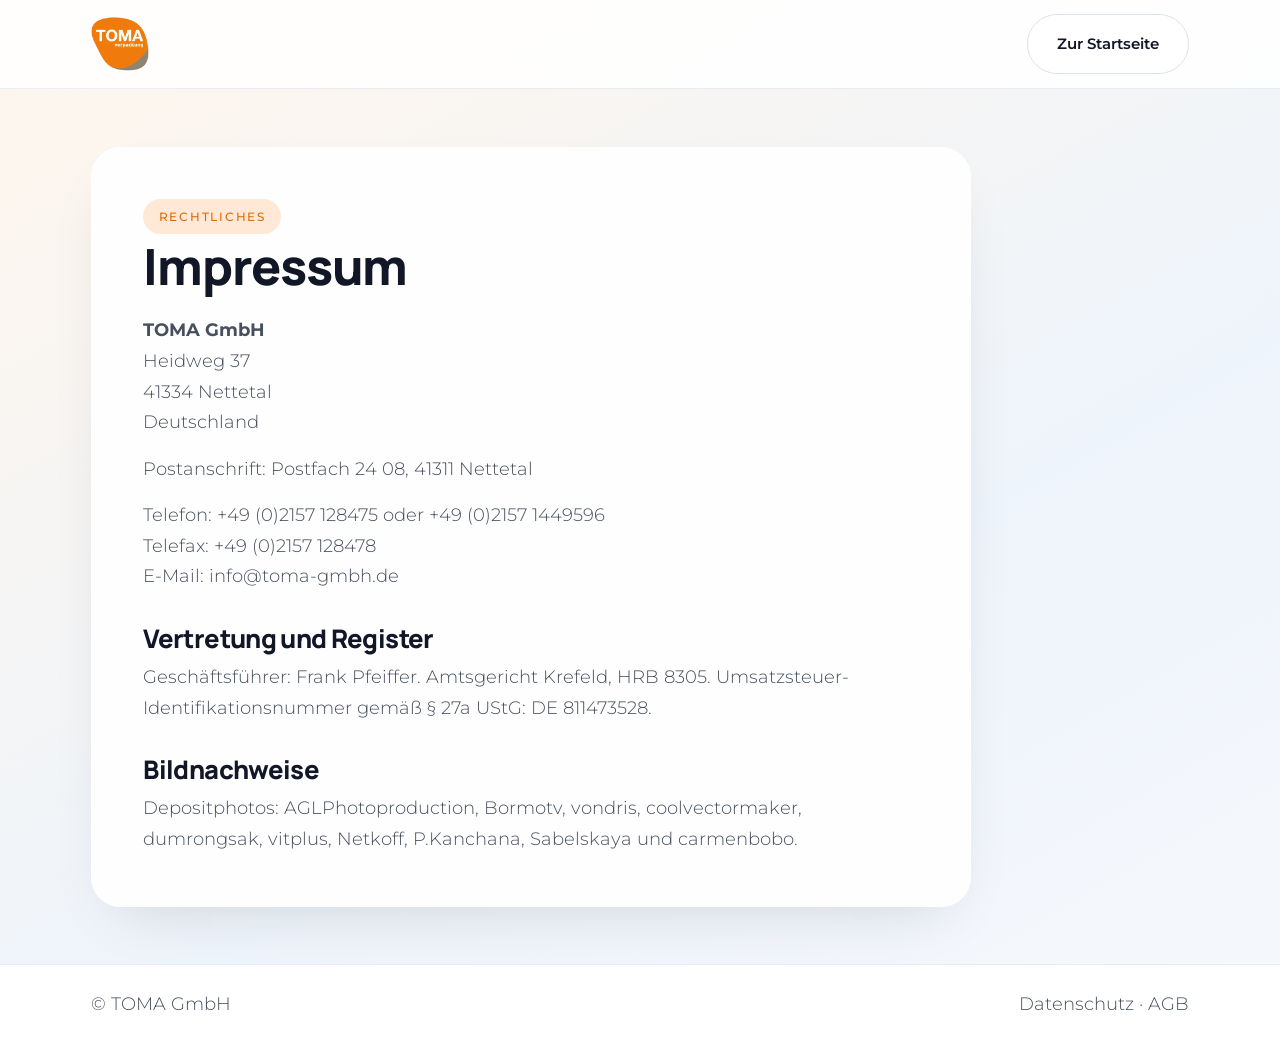
<file: impressum.html>
<!doctype html>
<html lang="de-DE">
<head>
<meta charset="utf-8">
<meta name="viewport" content="width=device-width,initial-scale=1">
<title>Impressum | TOMA GmbH</title>
<meta name="description" content="Impressum und Anbieterkennzeichnung der TOMA GmbH in Nettetal.">
<meta name="leadwerk:focus-keyphrase" content="Impressum TOMA GmbH">
<meta property="og:image" content="assets/doypack/doypack-scaled.webp">
<link rel="icon" href="assets/logo-toma.webp" type="image/webp">
<link rel="stylesheet" href="css/fonts-local.css">
<link rel="stylesheet" href="css/tokens.css">
<link rel="stylesheet" href="css/base.css">
<link rel="stylesheet" href="css/special-pages.css">
</head>
<body class="special-page">
<header class="special-header">
<div class="container special-header__inner">
<a href="index.html" data-lw-page-ref="toma-kopie-home-v1" aria-label="TOMA Startseite">
<img src="assets/logo-toma.webp" alt="TOMA GmbH" data-lw-global="brand.logo" data-lw-type="image">
</a>
<a class="btn btn--ghost" href="index.html" data-lw-page-ref="toma-kopie-home-v1">Zur Startseite</a>
</div>
</header>
<main class="special-main special-main--legal">
<div class="container">
<article class="special-card" data-lw-section="legal">
<span class="eyebrow">Rechtliches</span>
<h1 data-lw-field="legal.title" data-lw-type="text">Impressum</h1>
<div data-lw-field="legal.provider" data-lw-type="richtext">
<p>
<strong>TOMA GmbH</strong>
<br>Heidweg 37<br>41334 Nettetal<br>Deutschland</p>
<p>Postanschrift: Postfach 24 08, 41311 Nettetal</p>
<p>Telefon: <a href="tel:+492157128475">+49 (0)2157 128475</a> oder <a href="tel:+4921571449596">+49 (0)2157 1449596</a>
<br>Telefax: +49 (0)2157 128478<br>E-Mail: <a href="mailto:info@toma-gmbh.de">info@toma-gmbh.de</a>
</p>
</div>
<h2>Vertretung und Register</h2>
<p data-lw-field="legal.register" data-lw-type="textarea">Geschäftsführer: Frank Pfeiffer. Amtsgericht Krefeld, HRB 8305. Umsatzsteuer-Identifikationsnummer gemäß § 27a UStG: DE 811473528.</p>
<h2>Bildnachweise</h2>
<p data-lw-field="legal.credits" data-lw-type="textarea">Depositphotos: AGLPhotoproduction, Bormotv, vondris, coolvectormaker, dumrongsak, vitplus, Netkoff, P.Kanchana, Sabelskaya und carmenbobo.</p>
</article>
</div>
</main>
<footer class="special-footer">
<div class="container special-footer__inner">
<span>© TOMA GmbH</span>
<span><a href="datenschutz.html" data-lw-page-ref="toma-kopie-datenschutz-v1">Datenschutz</a> · <a href="agb.html" data-lw-page-ref="toma-kopie-agb-v1">AGB</a></span>
</div>
</footer>
</body>
</html>
</file>
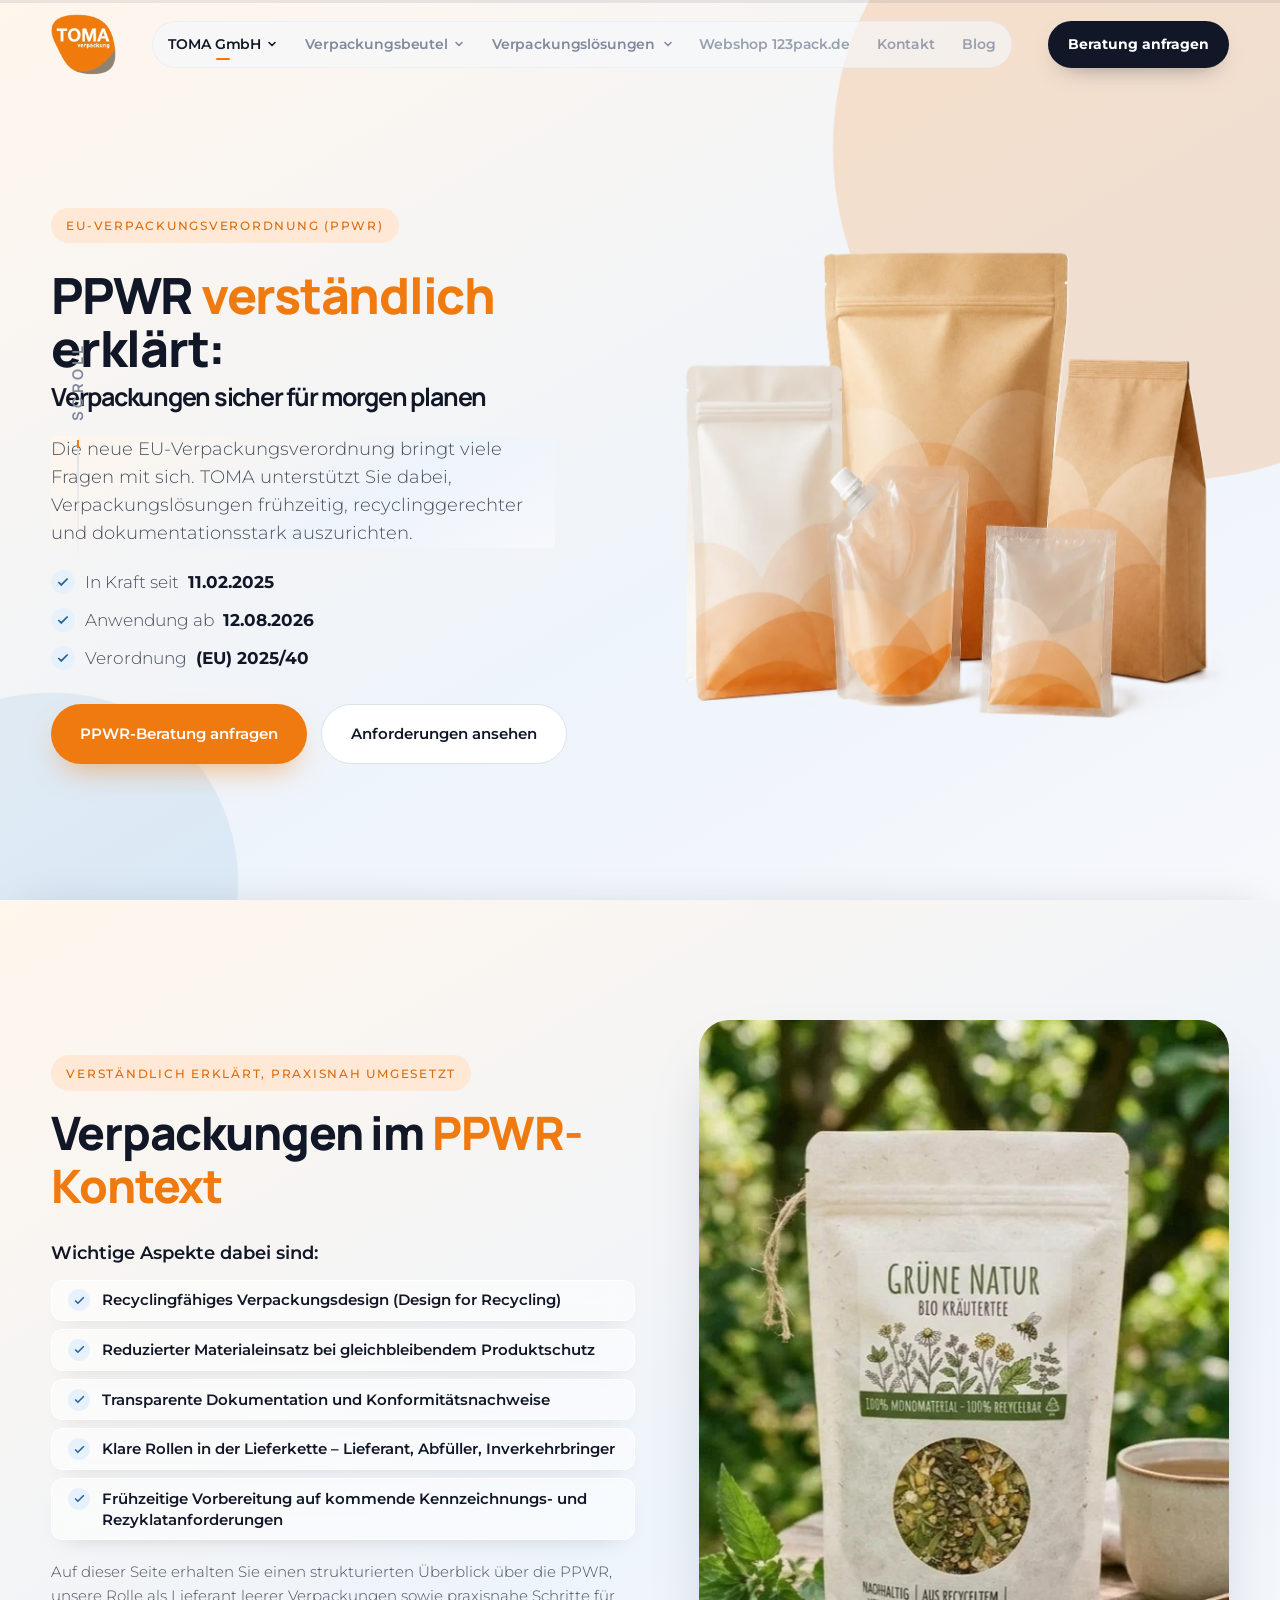
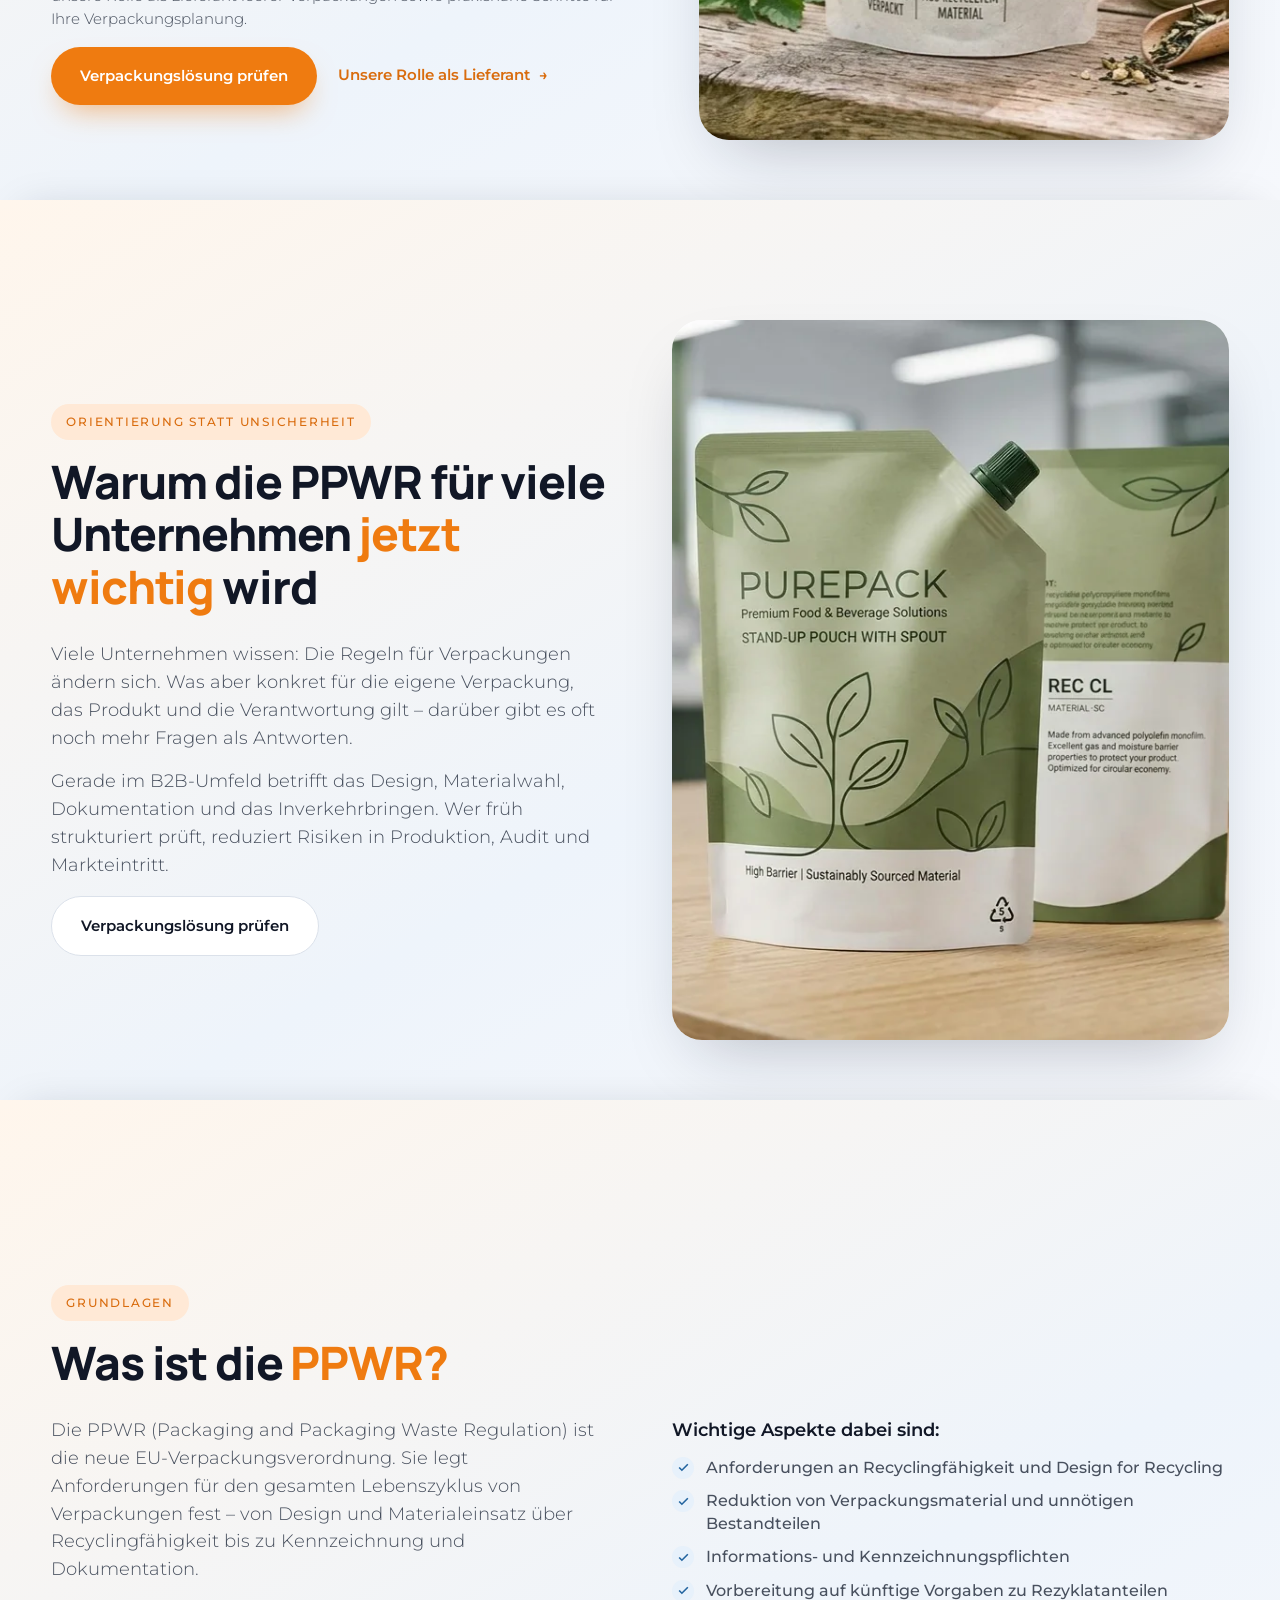
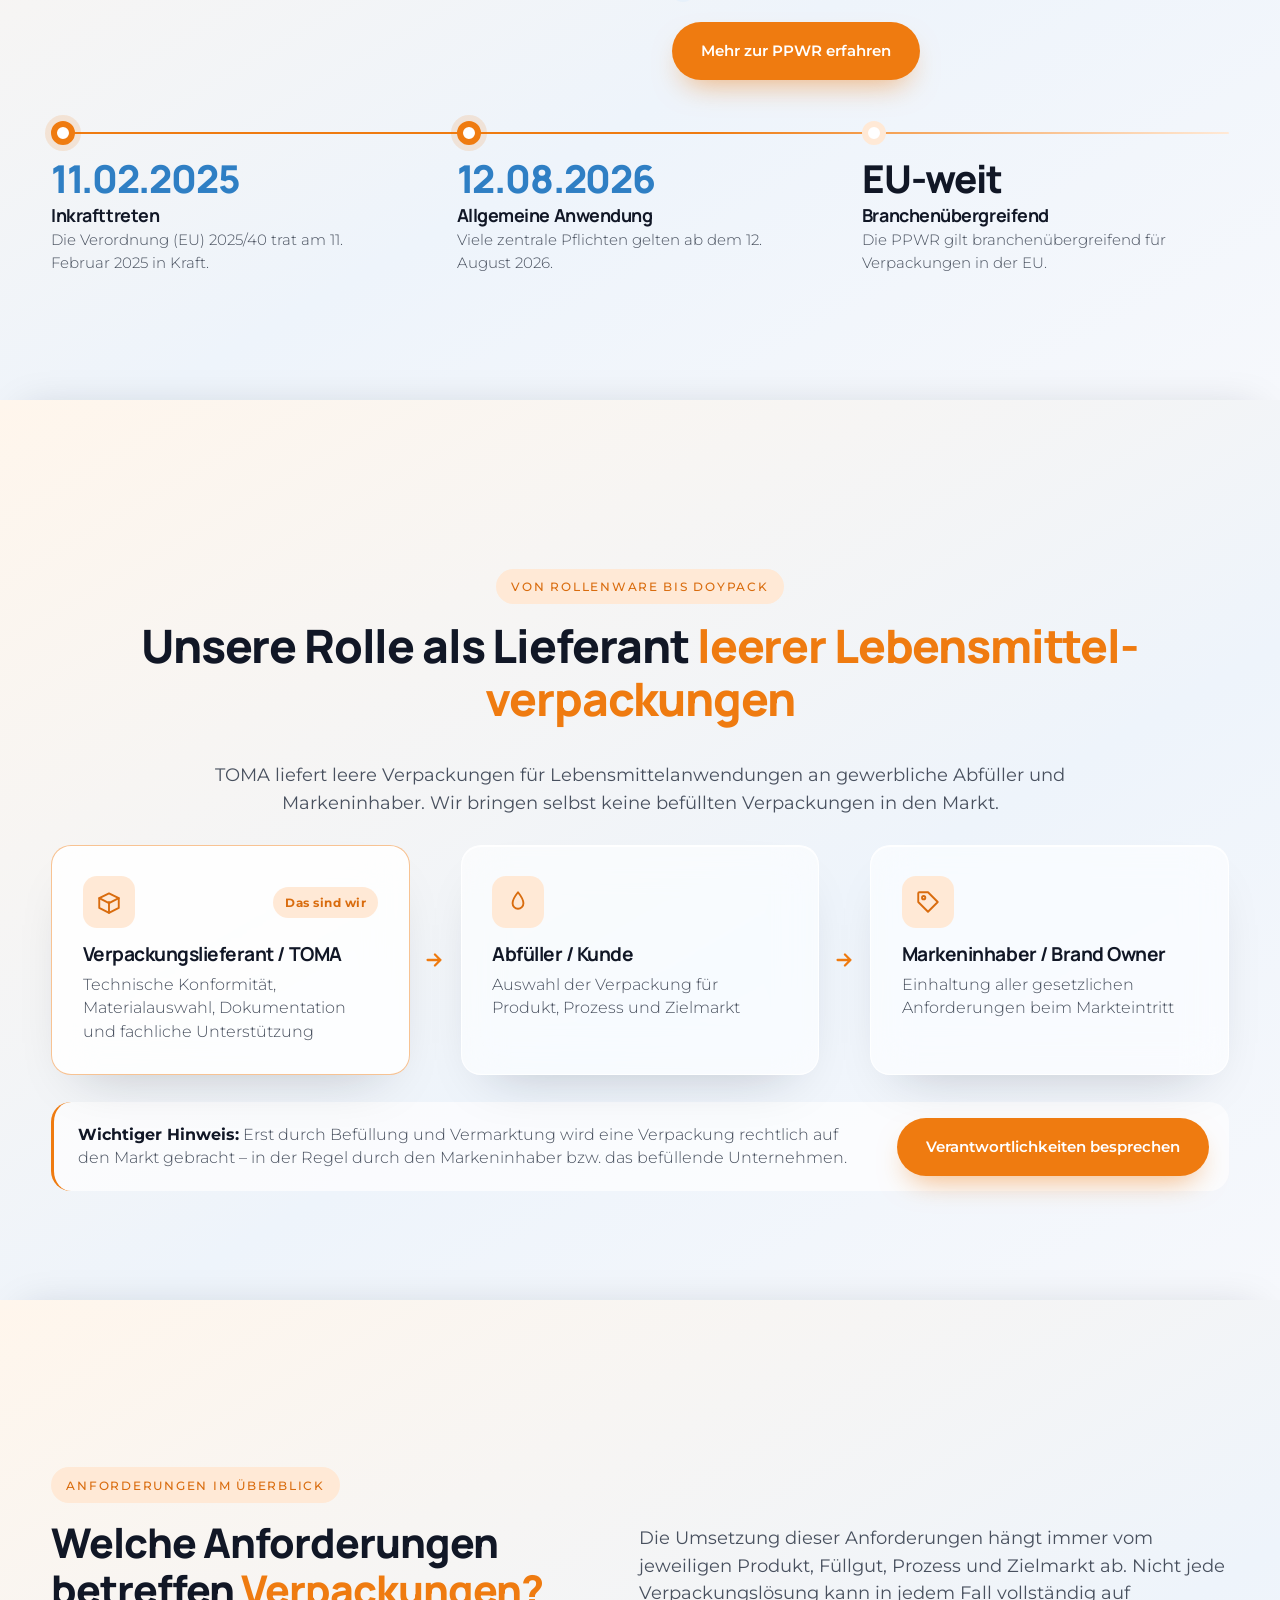
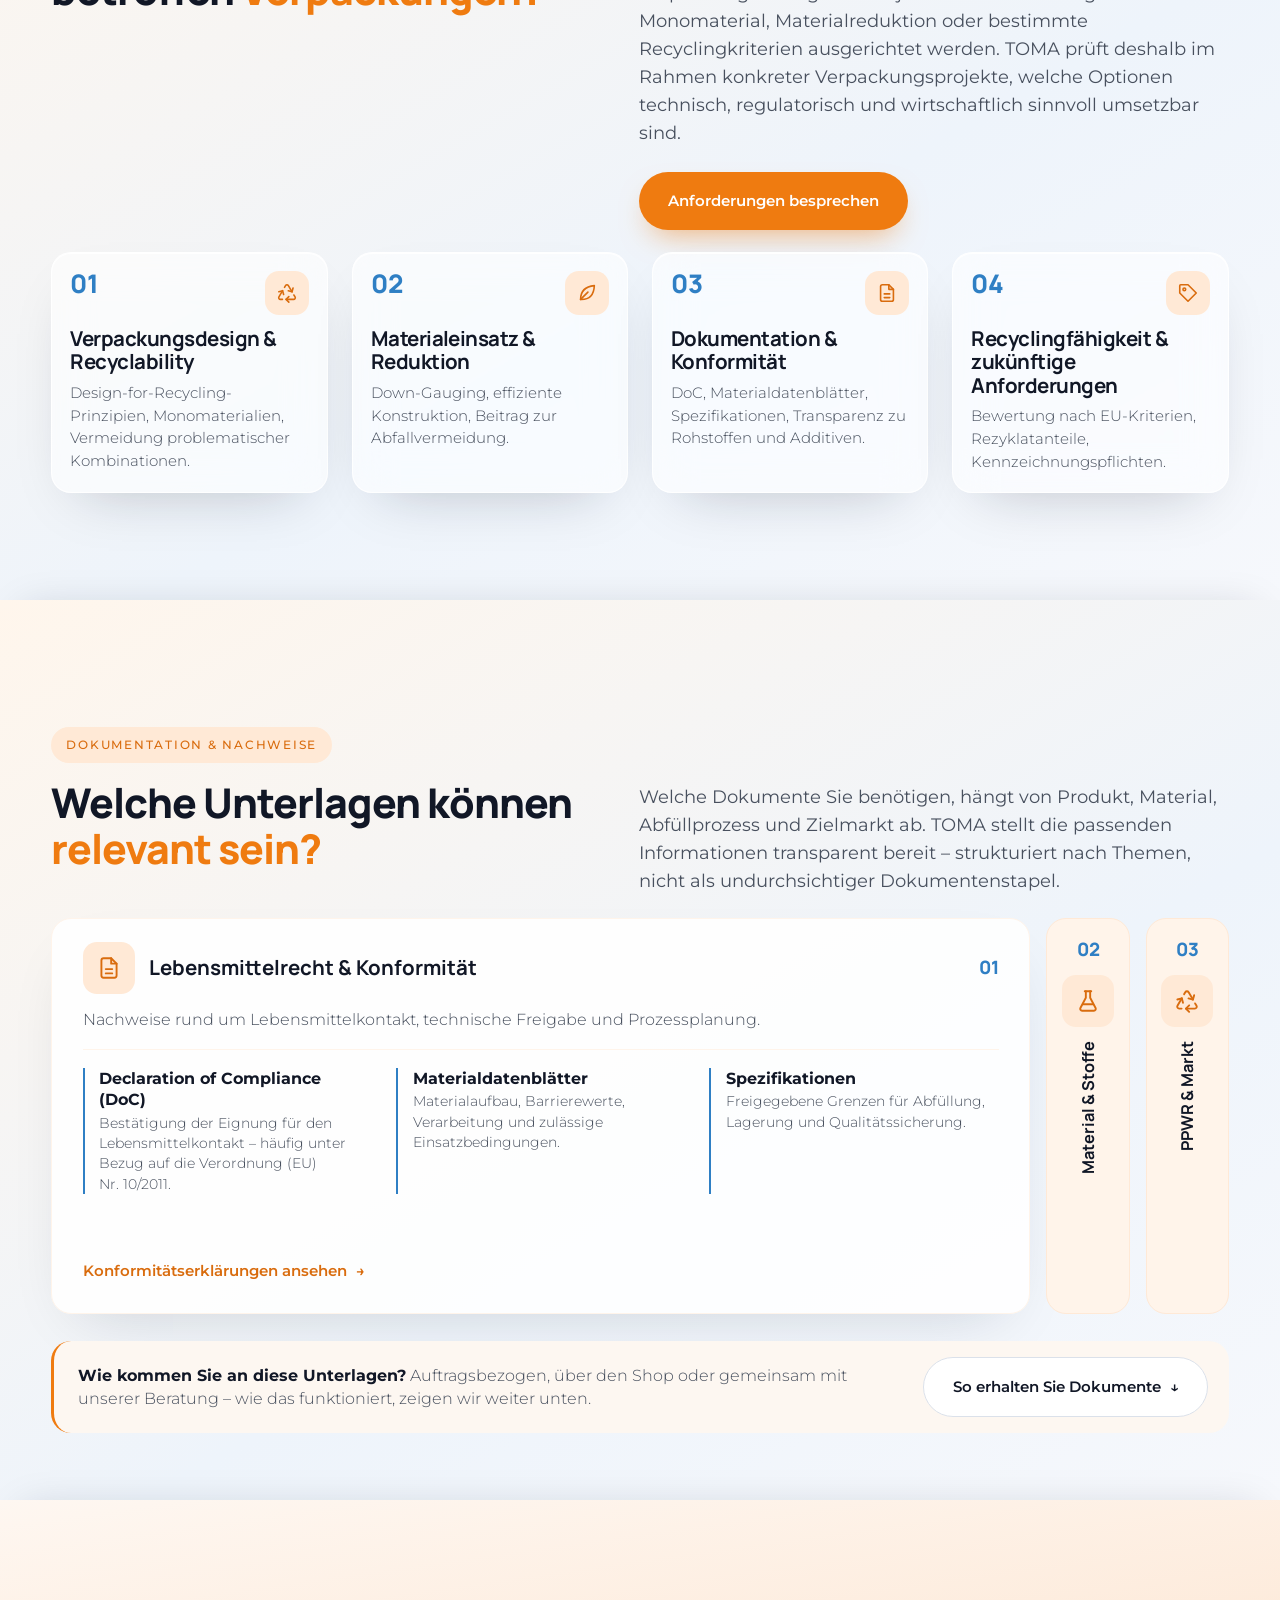
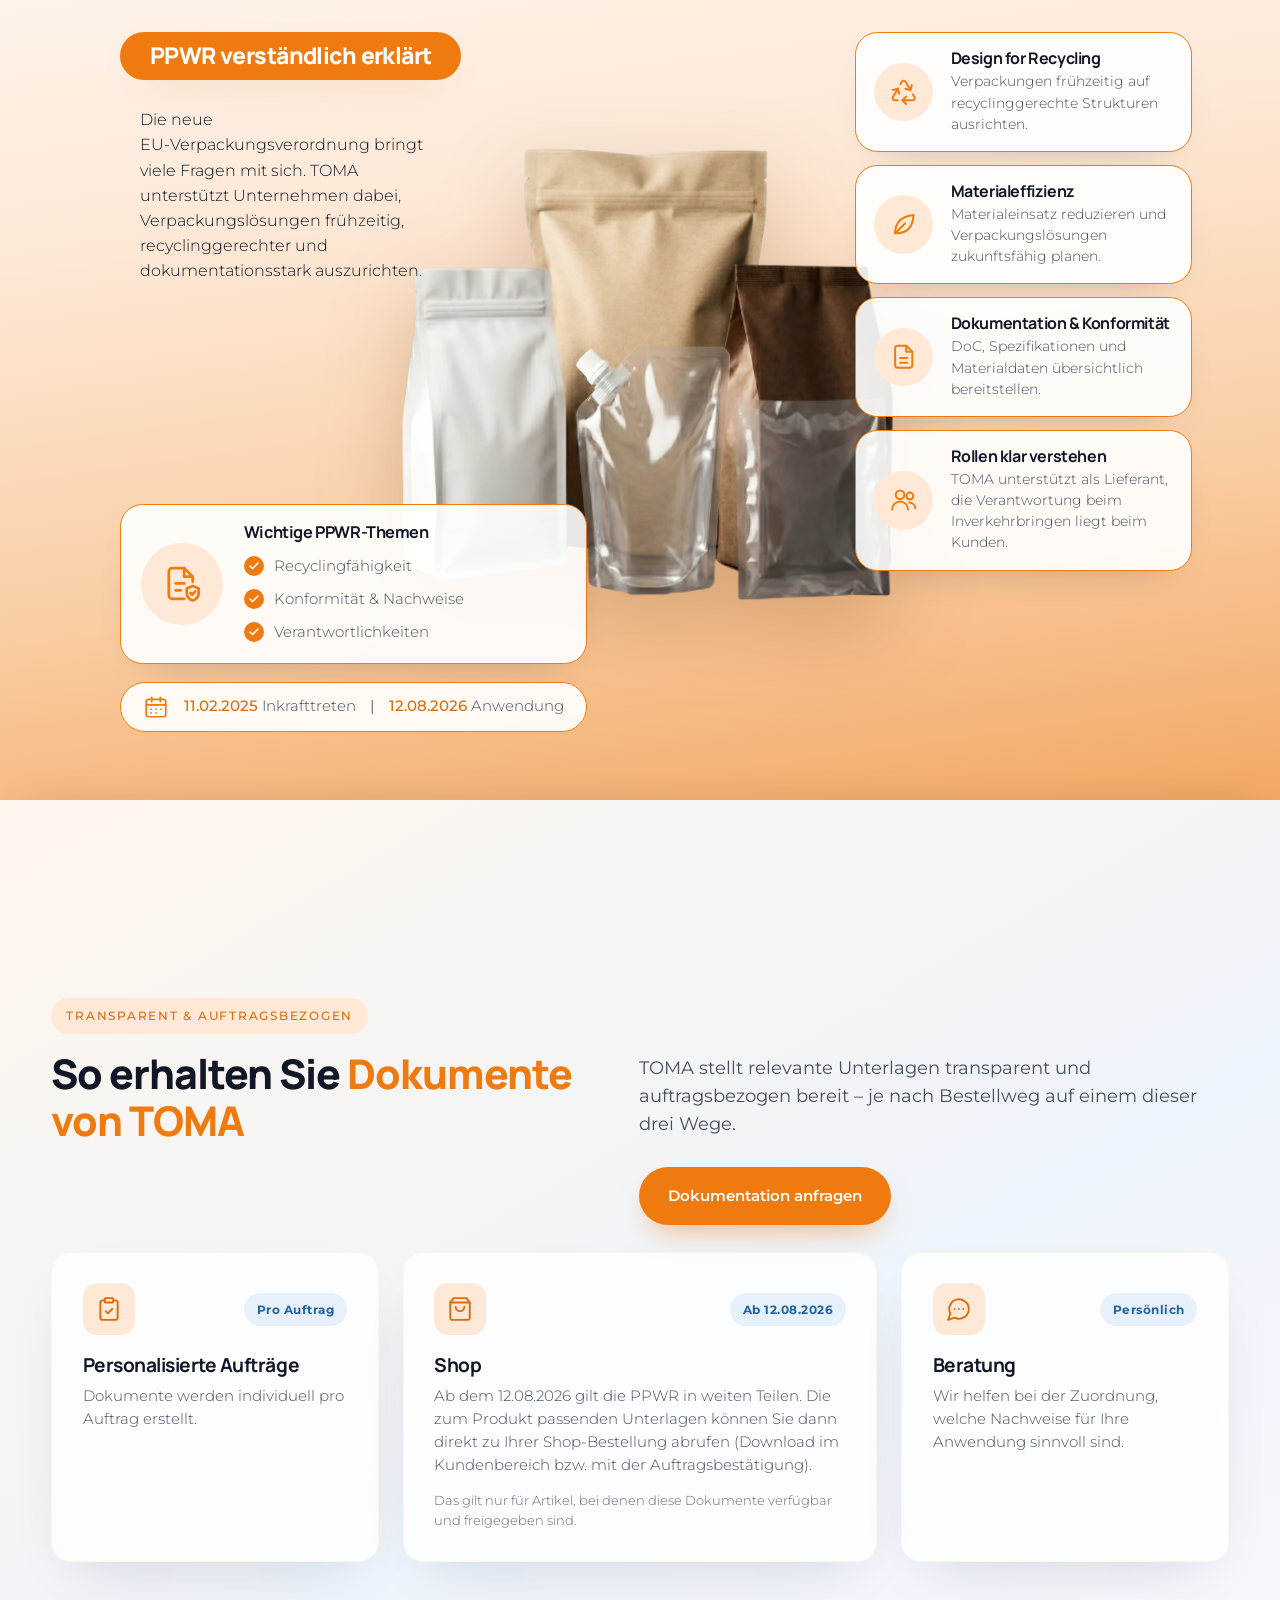
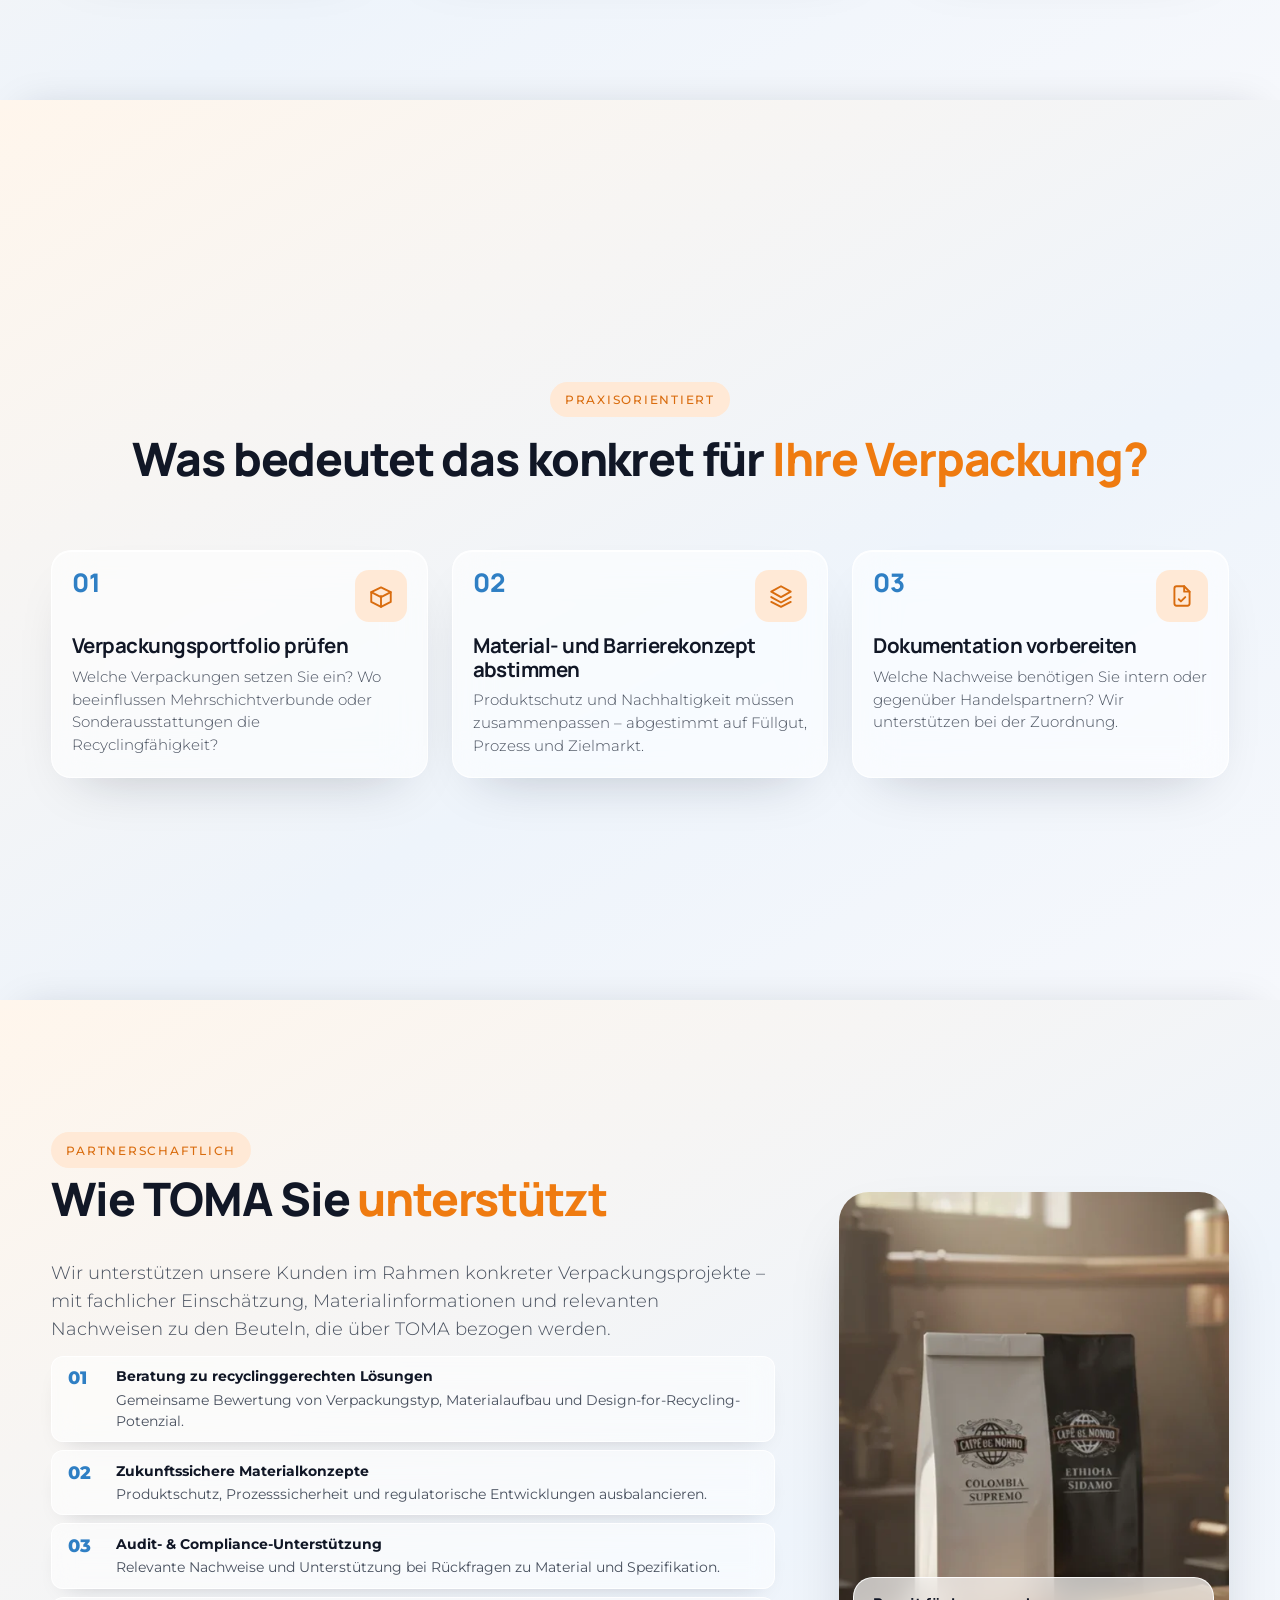
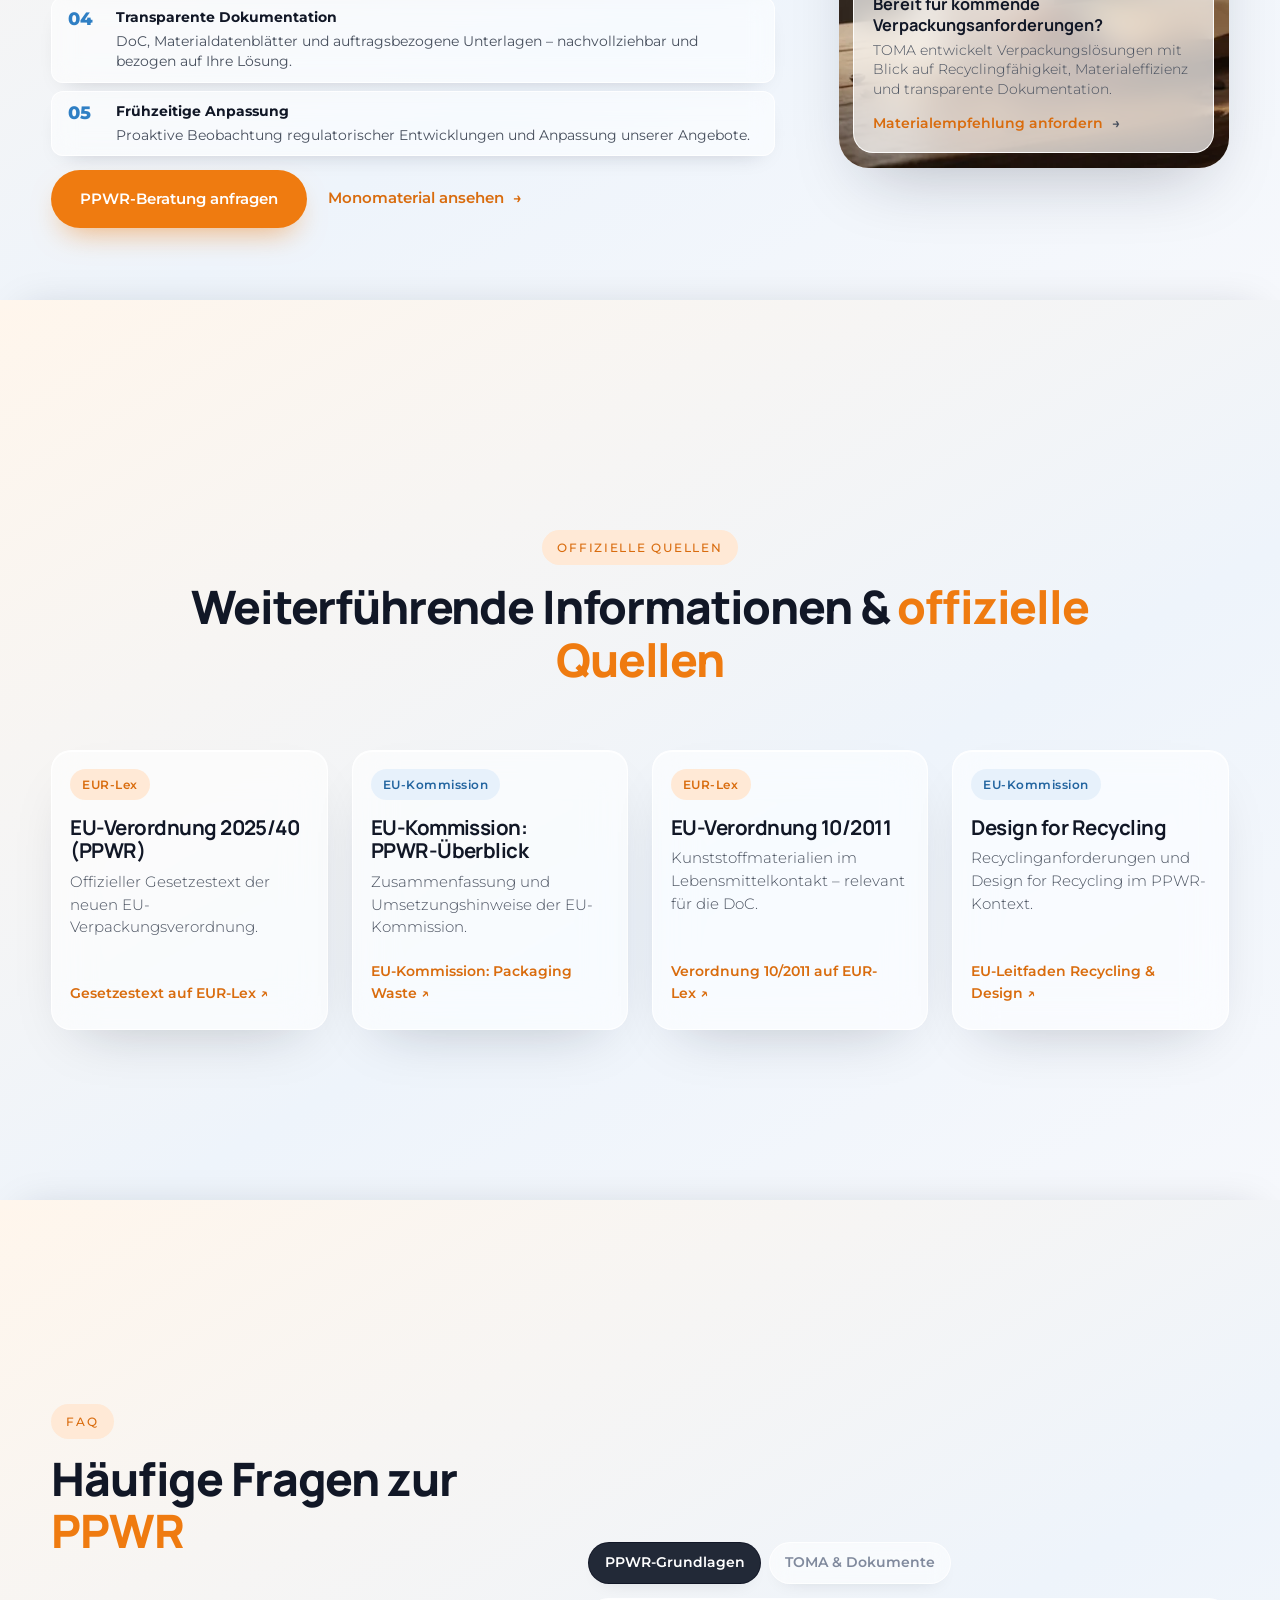
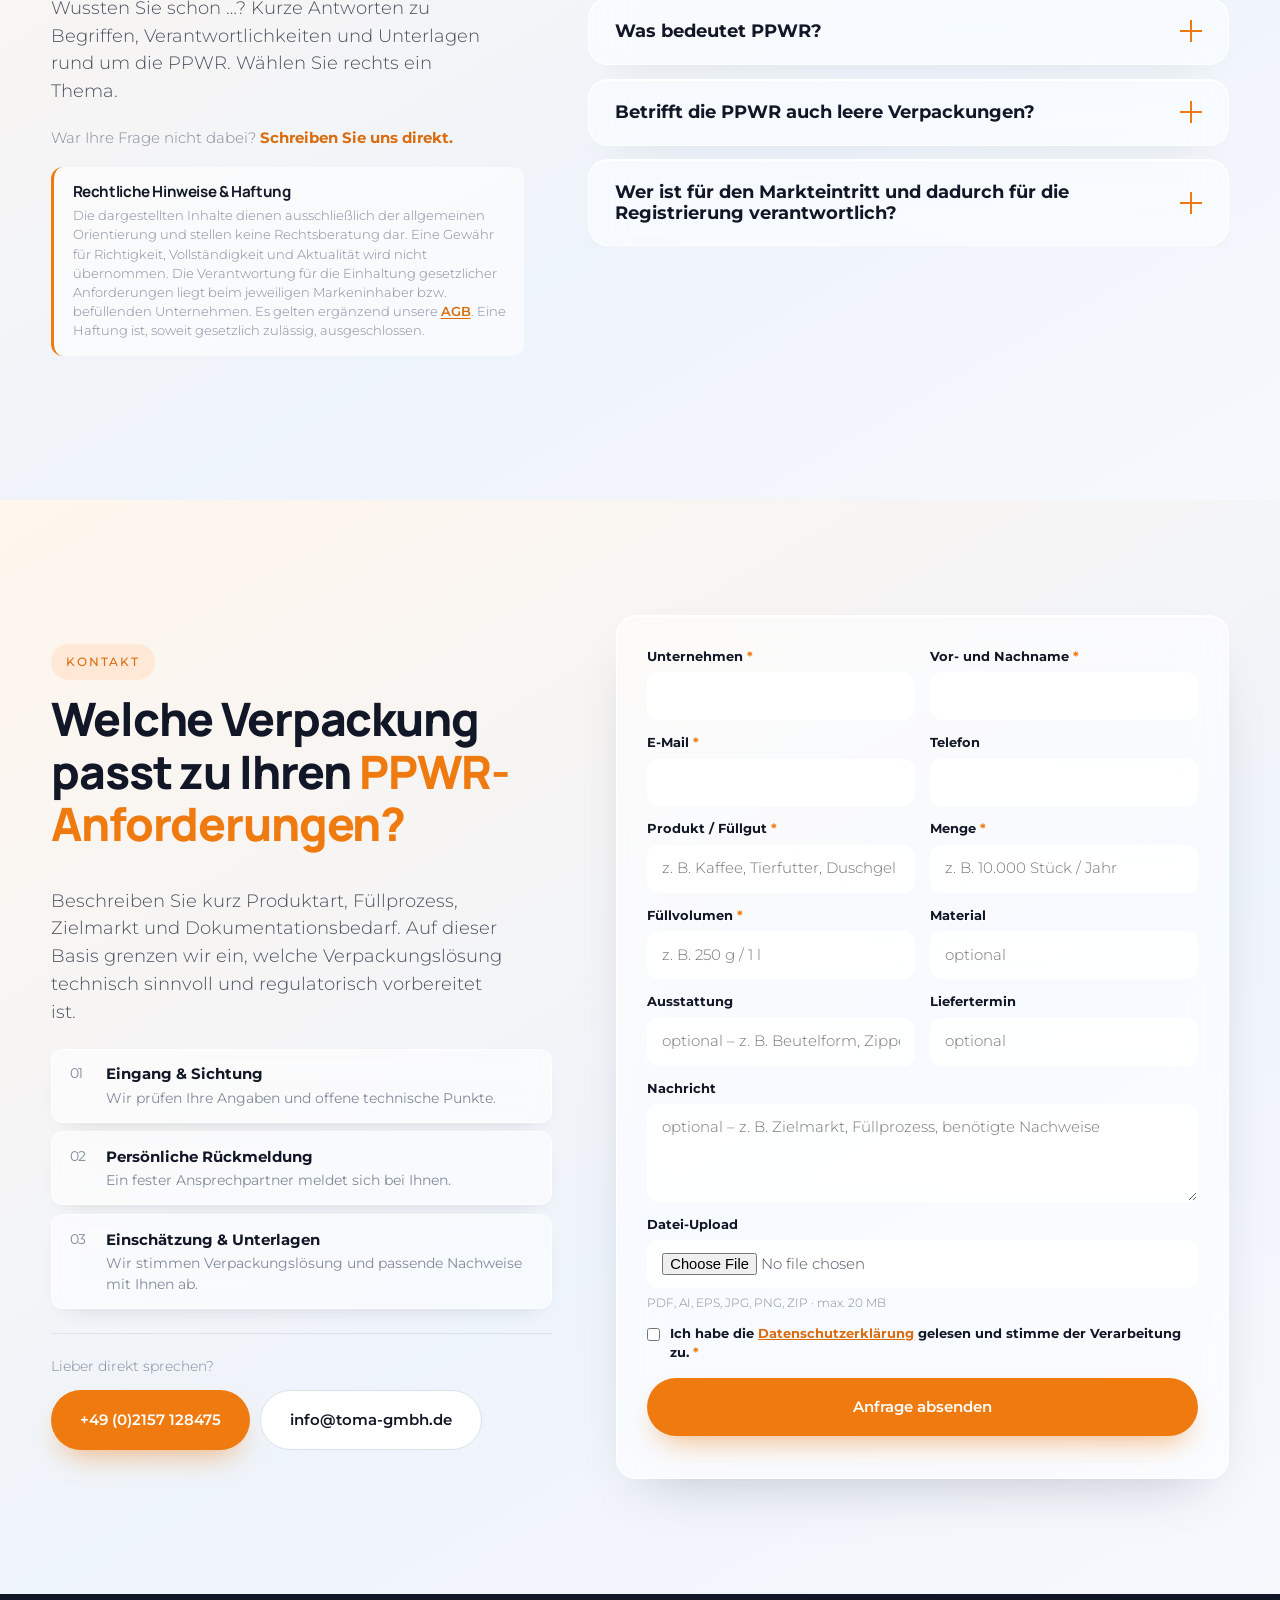
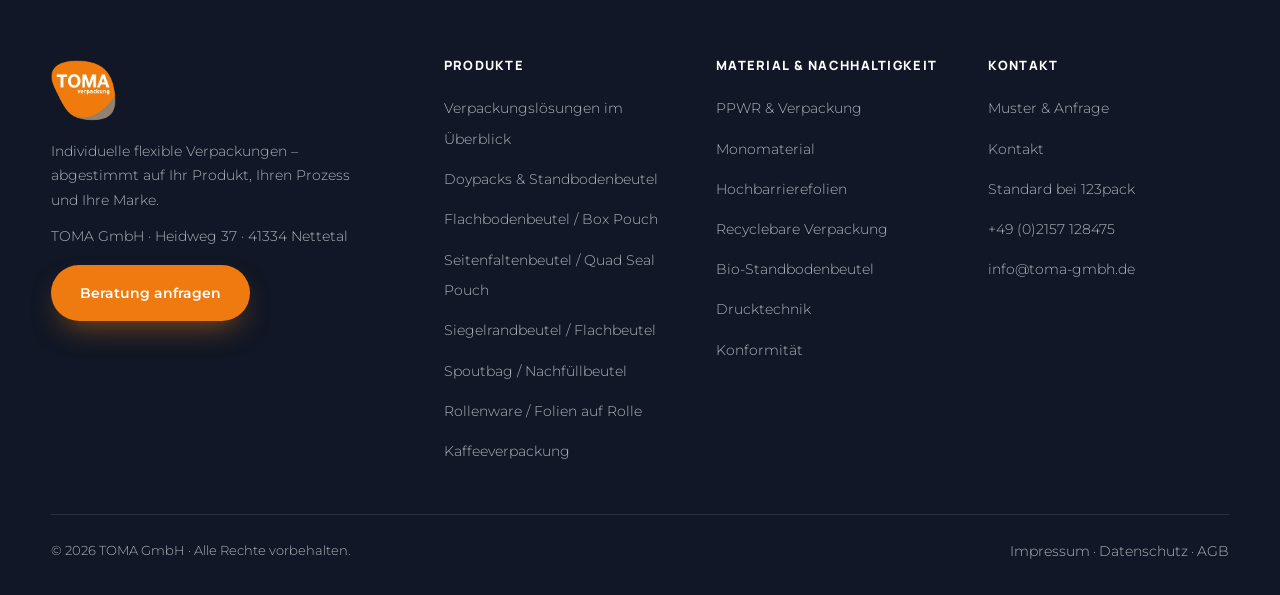
<file: ppmr.html>
<!DOCTYPE html>
<html lang="de-DE" data-product="ppmr">
<head>
  <meta charset="UTF-8" />
  <meta name="viewport" content="width=device-width, initial-scale=1.0" />
  <title>PPWR Verpackung: Anforderungen &amp; Lösungen | TOMA GmbH</title>
  <meta name="description" content="PPWR für B2B-Verpackungen: TOMA erklärt Anforderungen, Rollen, Recyclingfähigkeit und Dokumentation für Verpackungen nach der EU-Verpackungsverordnung (EU) 2025/40." />
  <meta name="leadwerk:focus-keyphrase" content="PPWR Verpackung" />
  <meta name="theme-color" content="#ef7b10" />

  <meta property="og:type" content="website" />
  <meta property="og:title" content="PPWR Verpackung: Anforderungen &amp; Lösungen | TOMA GmbH" />
  <meta property="og:description" content="Die EU-Verpackungsverordnung verständlich erklärt: Anforderungen, Rollen in der Lieferkette, Recyclingfähigkeit und Dokumentation – und wie TOMA Sie bei der Verpackungsplanung unterstützt." />
  <meta property="og:image" content="assets/ppwr/ppwr-hero.webp" />
  <meta property="og:locale" content="de_DE" />
  <link rel="icon" href="assets/logo-toma.webp" type="image/webp" />

  <link rel="stylesheet" href="css/fonts-local.css" />
  <link rel="stylesheet" href="css/tokens.css" />
  <link rel="stylesheet" href="css/base.css" />
  <link rel="stylesheet" href="css/components.css" />

  <script type="application/ld+json">
  {
    "@context": "https://schema.org",
    "@type": "WebPage",
    "name": "PPWR verständlich erklärt: Verpackungen sicher für morgen planen",
    "description": "Überblick über die EU-Verpackungsverordnung (PPWR): Anforderungen an Verpackungen, Rollen in der Lieferkette, relevante Unterlagen und Unterstützung durch TOMA als Lieferant leerer Lebensmittelverpackungen.",
    "inLanguage": "de-DE",
    "about": { "@type": "Legislation", "name": "Verordnung (EU) 2025/40 über Verpackungen und Verpackungsabfälle (PPWR)", "legislationIdentifier": "CELEX:32025R0040" },
    "publisher": { "@type": "Organization", "name": "TOMA GmbH", "telephone": "+49-2157-128475", "email": "info@toma-gmbh.de", "url": "https://www.toma-gmbh.de/" }
  }
  </script>
</head>
<body>
  <a class="skip-link" href="#main">Zum Inhalt springen</a>

  <!-- ============================ NAV ============================ -->
  <!-- Struktur wie www.toma-gmbh.de. Verlinkt sind nur bereits angelegte Seiten; alle übrigen Punkte bleiben vorerst Text. -->
  <header class="nav" id="nav">
    <div class="nav__progress" aria-hidden="true">
      <div class="nav__progress-bar" id="navProgress"></div>
    </div>
    <div class="nav__inner">
      <a class="nav__logo" href="index.html" data-lw-page-ref="toma-kopie-home-v1" aria-label="TOMA GmbH – Startseite">
        <span class="nav__logo-mark"><img src="assets/logo-toma.webp" width="52" height="52" alt="TOMA GmbH" data-lw-global="brand.logo" data-lw-type="image" /></span>
      </a>
      <nav class="nav__links" aria-label="Hauptnavigation">
        <ul class="nav__menu">
          <li class="nav__item" data-nav-item>
            <button type="button" class="nav__trigger is-current" aria-expanded="false" aria-controls="navSubToma">TOMA GmbH<svg class="nav__caret" viewBox="0 0 12 12" aria-hidden="true" focusable="false"><path d="M3 4.5 6 7.5l3-3"/></svg></button>
            <div class="nav__dropdown" id="navSubToma">
              <ul class="nav__sublist">
                <li><span class="nav__text">Team</span></li>
                <li><span class="nav__text">Mission und Kompetenzen</span></li>
                <li><a class="nav__sublink" href="ppmr.html" aria-current="page">PPWR &amp; Verpackung</a></li>
                <li><span class="nav__text">Nachhaltig und biologisch verpacken</span></li>
                <li><span class="nav__text">Konformitätserklärungen</span></li>
              </ul>
            </div>
          </li>
          <li class="nav__item nav__item--mega" data-nav-item>
            <button type="button" class="nav__trigger" aria-expanded="false" aria-controls="navSubBeutel">Verpackungsbeutel<svg class="nav__caret" viewBox="0 0 12 12" aria-hidden="true" focusable="false"><path d="M3 4.5 6 7.5l3-3"/></svg></button>
            <div class="nav__dropdown nav__mega" id="navSubBeutel">
              <div class="nav__mega-grid nav__mega-grid--beutel">
                <div class="nav__mega-intro">
                  <span class="eyebrow">Verpackungsbeutel</span>
                  <p class="nav__mega-title">Die passende <em>Beutelform</em> für Ihr Produkt</p>
                  <p class="nav__mega-copy">Vom Standbodenbeutel bis zur Folie auf Rolle: Füllgut, Menge und Abfüllung entscheiden, welche Form passt. Wir beraten Sie persönlich.</p>
                  <a class="btn btn--primary nav__mega-cta" href="#anfrage">Beratung anfragen</a>
                </div>
                <div class="nav__mega-col">
                  <p class="nav__mega-heading" id="navMegaBeutel">Beutelformen</p>
                  <p class="nav__mega-sub">Vom Standbodenbeutel bis zur Rolle</p>
                  <ul class="nav__sublist nav__sublist--grid" aria-labelledby="navMegaBeutel">
                    <li><a class="nav__sublink" href="doypack.html" data-preview-src="assets/doypack/doypack.webp"><b>Doypack</b><span>Standbodenbeutel</span></a></li>
                    <li><a class="nav__sublink" href="flachbodenbeutel.html" data-preview-src="assets/flachbodenbeutel/flachbodenbeutel-neutral.webp"><b>Box Pouch</b><span>Flachbodenbeutel</span></a></li>
                    <li><a class="nav__sublink" href="seitenfaltenbeutel.html" data-preview-src="assets/seitenfaltenbeutel/seitenfaltenbeutel-neutral.webp"><b>Quadro-Seal-Pouch</b><span>Seitenfaltenbeutel</span></a></li>
                    <li><a class="nav__sublink" href="siegelrandbeutel.html" data-preview-src="assets/flachbeutel/flachbeutel-neutral.webp"><b>Siegelrandbeutel</b><span>Flachbeutel</span></a></li>
                    <li><a class="nav__sublink" href="rollenware.html" data-preview-src="assets/rollenware/rollenware-neutral.webp"><b>Rollenware</b><span>Folien auf Rolle</span></a></li>
                    <li><a class="nav__sublink" href="spoutbag.html" data-preview-src="assets/nachfuellbeutel/spoutbag-neutral.webp"><b>Spoutbag</b><span>Nachfüllbeutel</span></a></li>
                  </ul>
                </div>
                <!-- Vorschau wechselt beim Hover/Fokus (nav-menu.js), Verlauf wie .nav__mega-intro -->
                <figure class="nav__preview" aria-hidden="true">
                  <img src="assets/doypack/doypack.webp" width="1086" height="1448" alt="" loading="lazy" decoding="async" data-nav-preview-img />
                  <figcaption><b data-nav-preview-title>Doypack</b><span data-nav-preview-sub>Standbodenbeutel</span></figcaption>
                </figure>
              </div>
              <div class="nav__mega-foot">
                <span class="nav__mega-foot-label" id="navMegaBeutelMehr">Passend dazu</span>
                <ul class="nav__mega-pills" aria-labelledby="navMegaBeutelMehr">
                  <li><a href="verpackungsloesungen.html">Verpackungslösungen im Überblick</a></li>
                  <li><a href="hochbarrierefolien.html">Hochbarrierefolien</a></li>
                  <li><a href="ppmr.html" aria-current="page">PPWR &amp; Verpackung</a></li>
                </ul>
              </div>
            </div>
          </li>
          <li class="nav__item nav__item--mega nav__item--split" data-nav-item>
            <a class="nav__trigger" href="verpackungsloesungen.html">Verpackungslösungen</a><button type="button" class="nav__toggle" aria-expanded="false" aria-controls="navSubLoesungen" aria-label="Menü Verpackungslösungen"><svg class="nav__caret" viewBox="0 0 12 12" aria-hidden="true" focusable="false"><path d="M3 4.5 6 7.5l3-3"/></svg></button>
            <div class="nav__dropdown nav__mega" id="navSubLoesungen">
              <div class="nav__mega-grid">
                <div class="nav__mega-intro">
                  <span class="eyebrow">Verpackungslösungen</span>
                  <p class="nav__mega-title">Die passende Lösung für <em>Ihr Produkt</em></p>
                  <p class="nav__mega-copy">Material, Ausstattung und Branche bestimmen, welche Verpackung passt. Wir beraten Sie persönlich.</p>
                  <a class="nav__mega-link" href="verpackungsloesungen.html">Alle Verpackungslösungen im Überblick <span class="arrow" aria-hidden="true">→</span></a>
                  <a class="btn btn--primary nav__mega-cta" href="#anfrage">Beratung anfragen</a>
                </div>
                <div class="nav__mega-col">
                  <p class="nav__mega-heading" id="navMegaMaterial">Materialanwendungen</p>
                  <p class="nav__mega-sub">Nach Füllgut und Schutzbedarf</p>
                  <ul class="nav__mega-list" aria-labelledby="navMegaMaterial">
                    <li><a href="hochbarrierefolien.html">Hochbarrierefolien</a></li>
                    <li><span class="nav__text">Recyclebare Verpackung</span></li>
                    <li><span class="nav__text">Biologisch verpacken</span></li>
                    <li><span class="nav__text">Sterilisierfähige Beutel</span></li>
                    <li><span class="nav__text">Monomaterial</span></li>
                    <li><span class="nav__text">Mikrowellenbeutel</span></li>
                  </ul>
                </div>
                <div class="nav__mega-col">
                  <p class="nav__mega-heading" id="navMegaAttribute">Attribute</p>
                  <p class="nav__mega-sub">Funktionen und Veredelung</p>
                  <ul class="nav__mega-list" aria-labelledby="navMegaAttribute">
                    <li><span class="nav__text">Kindersichere Zipperbeutel</span></li>
                    <li><span class="nav__text">Perforationen</span></li>
                    <li><span class="nav__text">Aufdruck</span></li>
                  </ul>
                </div>
                <div class="nav__mega-col">
                  <p class="nav__mega-heading" id="navMegaBranchen">Branchen</p>
                  <p class="nav__mega-sub">Lösungen nach Einsatzbereich</p>
                  <ul class="nav__mega-list" aria-labelledby="navMegaBranchen">
                    <li><span class="nav__text">Food – Lebensmittelverpackung</span></li>
                    <li><span class="nav__text">Non-Food Verpackungsbeutel</span></li>
                    <li><span class="nav__text">Kaffeeverpackung</span></li>
                    <li><span class="nav__text">Tierfutterverpackung</span></li>
                    <li><span class="nav__text">Chemie</span></li>
                    <li><span class="nav__text">Pharma</span></li>
                  </ul>
                </div>
              </div>
              <div class="nav__mega-foot">
                <span class="nav__mega-foot-label" id="navMegaFormen">Beutelformen</span>
                <ul class="nav__mega-pills" aria-labelledby="navMegaFormen">
                  <li><a href="doypack.html">Doypack</a></li>
                  <li><a href="flachbodenbeutel.html">Box Pouch</a></li>
                  <li><a href="seitenfaltenbeutel.html">Seitenfaltenbeutel</a></li>
                  <li><a href="siegelrandbeutel.html">Siegelrandbeutel</a></li>
                  <li><a href="rollenware.html">Rollenware</a></li>
                  <li><a href="spoutbag.html">Spoutbag</a></li>
                </ul>
              </div>
            </div>
          </li>
          <li class="nav__item"><span class="nav__text nav__text--top">Webshop 123pack.de</span></li>
          <li class="nav__item"><span class="nav__text nav__text--top">Kontakt</span></li>
          <li class="nav__item"><span class="nav__text nav__text--top">Blog</span></li>
        </ul>
      </nav>
      <div class="nav__cta">
        <a class="nav__cta-btn" href="#anfrage">Beratung anfragen</a>
        <button class="nav__burger" id="navBurger" aria-label="Menü öffnen" aria-expanded="false" aria-controls="navMobile">
          <span class="nav__burger-lines" aria-hidden="true"><i></i><i></i><i></i></span>
        </button>
      </div>
    </div>
  </header>

  <div class="nav__mobile" id="navMobile" aria-hidden="true">
    <div class="nav__mobile-panel">
      <div class="nav__mobile-top">
        <span class="nav__mobile-label">Menü</span>
        <button class="nav__mobile-close" id="navClose" aria-label="Menü schließen">
          <span aria-hidden="true"></span>
        </button>
      </div>
      <nav class="nav__mobile-links" aria-label="Mobile Navigation">
        <div class="nav__mgroup" data-nav-mgroup>
          <button type="button" class="nav__mtrigger is-current" aria-expanded="false" aria-controls="navMSubToma"><span class="nav__mnum">01</span>TOMA GmbH<svg class="nav__caret" viewBox="0 0 12 12" aria-hidden="true" focusable="false"><path d="M3 4.5 6 7.5l3-3"/></svg></button>
          <ul class="nav__msub" id="navMSubToma" hidden>
            <li><span class="nav__text">Team</span></li>
            <li><span class="nav__text">Mission und Kompetenzen</span></li>
            <li><a href="ppmr.html" aria-current="page">PPWR &amp; Verpackung</a></li>
            <li><span class="nav__text">Nachhaltig und biologisch verpacken</span></li>
            <li><span class="nav__text">Konformitätserklärungen</span></li>
          </ul>
        </div>
        <div class="nav__mgroup" data-nav-mgroup>
          <button type="button" class="nav__mtrigger" aria-expanded="false" aria-controls="navMSubBeutel"><span class="nav__mnum">02</span>Verpackungsbeutel<svg class="nav__caret" viewBox="0 0 12 12" aria-hidden="true" focusable="false"><path d="M3 4.5 6 7.5l3-3"/></svg></button>
          <ul class="nav__msub" id="navMSubBeutel" hidden>
            <li><a href="doypack.html">Doypack | Standbodenbeutel</a></li>
            <li><a href="flachbodenbeutel.html">Box Pouch | Flachbodenbeutel</a></li>
            <li><a href="seitenfaltenbeutel.html">Quadro-Seal-Pouch | Seitenfaltenbeutel</a></li>
            <li><a href="siegelrandbeutel.html">Siegelrandbeutel | Flachbeutel</a></li>
            <li><a href="rollenware.html">Rollenware | Folien auf Rolle</a></li>
            <li><a href="spoutbag.html">Spoutbag / Nachfüllbeutel</a></li>
          </ul>
        </div>
        <div class="nav__mgroup" data-nav-mgroup>
          <div class="nav__mhead"><a class="nav__mtrigger" href="verpackungsloesungen.html"><span class="nav__mnum">03</span>Verpackungslösungen</a><button type="button" class="nav__mtoggle" aria-expanded="false" aria-controls="navMSubLoesungen" aria-label="Menü Verpackungslösungen"><svg class="nav__caret" viewBox="0 0 12 12" aria-hidden="true" focusable="false"><path d="M3 4.5 6 7.5l3-3"/></svg></button></div>
          <div class="nav__msub" id="navMSubLoesungen" hidden>
            <ul>
              <li><a href="verpackungsloesungen.html">Verpackungslösungen im Überblick</a></li>
            </ul>
            <p class="nav__mheading">Materialanwendungen</p>
            <ul>
              <li><a href="hochbarrierefolien.html">Hochbarrierefolien</a></li>
              <li><span class="nav__text">Recyclebare Verpackung</span></li>
              <li><span class="nav__text">Biologisch verpacken</span></li>
              <li><span class="nav__text">Sterilisierfähige Beutel</span></li>
              <li><span class="nav__text">Monomaterial</span></li>
              <li><span class="nav__text">Mikrowellenbeutel</span></li>
            </ul>
            <p class="nav__mheading">Attribute</p>
            <ul>
              <li><span class="nav__text">Kindersichere Zipperbeutel</span></li>
              <li><span class="nav__text">Perforationen</span></li>
              <li><span class="nav__text">Aufdruck</span></li>
            </ul>
            <p class="nav__mheading">Branchen</p>
            <ul>
              <li><span class="nav__text">Food – Lebensmittelverpackung</span></li>
              <li><span class="nav__text">Non-Food Verpackungsbeutel</span></li>
              <li><span class="nav__text">Kaffeeverpackung</span></li>
              <li><span class="nav__text">Tierfutterverpackung</span></li>
              <li><span class="nav__text">Chemie</span></li>
              <li><span class="nav__text">Pharma</span></li>
            </ul>
          </div>
        </div>
        <span class="nav__mtext"><span class="nav__mnum">04</span>Webshop 123pack.de</span>
        <span class="nav__mtext"><span class="nav__mnum">05</span>Kontakt</span>
        <span class="nav__mtext"><span class="nav__mnum">06</span>Blog</span>
      </nav>
      <a class="nav__cta-btn nav__cta-btn--block" href="#anfrage">Beratung anfragen</a>
    </div>
  </div>

  <a class="hero__scroll" href="#kontext" data-hero="scroll" aria-label="Weiter scrollen">
    <span class="hero__scroll-label">Scroll</span>
    <span class="hero__scroll-track" aria-hidden="true">
      <span class="hero__scroll-dot"></span>
    </span>
  </a>

  <main id="main" data-snap>

    <!-- ============================ HERO ============================ -->
    <section class="hero stack-panel" id="hero" style="--stack-z: 1" aria-labelledby="hero-title" data-lw-section="hero">
      <div class="sil sil--hero" aria-hidden="true"><svg viewBox="0 0 200 180"><use href="#toma-silhouette"/></svg></div>
      <div class="sil sil--hero-soft" aria-hidden="true"><svg viewBox="0 0 200 180"><use href="#toma-silhouette"/></svg></div>
      <div class="container--wide hero__layout">
        <div class="hero__grid">
          <div class="hero__copy">
            <span class="eyebrow hero__eyebrow" data-hero="eyebrow" data-lw-field="hero.eyebrow" data-lw-type="text">EU-Verpackungsverordnung (PPWR)</span>
            <h1 id="hero-title" data-lw-field="hero.title" data-lw-type="richtext">
              <span class="line"><span data-hero="line">PPWR <em>verständlich</em> erklärt:</span></span>
              <span class="line hero__h1-sub"><span data-hero="line">Verpackungen sicher für morgen planen</span></span>
            </h1>
            <p class="hero__sub lead" data-hero="sub" data-lw-field="hero.copy" data-lw-type="textarea">Die neue EU-Verpackungsverordnung bringt viele Fragen mit sich. TOMA unterstützt Sie dabei, Verpackungslösungen frühzeitig, recyclinggerechter und dokumentationsstark auszurichten.</p>
            <ul class="hero__trust hero__trust--stack" data-hero="sub" data-lw-field="hero.trust" data-lw-type="richtext">
              <li>In Kraft seit <b>11.02.2025</b></li>
              <li>Anwendung ab <b>12.08.2026</b></li>
              <li>Verordnung <b>(EU) 2025/40</b></li>
            </ul>
            <div class="hero__ctas" data-hero="ctas">
              <a class="btn btn--primary" href="#anfrage">PPWR-Beratung anfragen</a>
              <a class="btn btn--ghost" href="#anforderungen">Anforderungen ansehen</a>
            </div>
          </div>

          <div class="hero__visual" data-hero="visual">
            <div class="media media--hero" data-hero-stage>
              <div class="hero__float" data-hero-float>
                <img src="assets/ppwr/ppwr-hero.webp" width="1213" height="1055" alt="Flexible Verpackungen von TOMA: Standbodenbeutel in Weiß und Kraftpapier, Seitenfaltenbeutel, transparenter Spoutbag und Siegelrandbeutel" fetchpriority="high" decoding="async" data-hero-img data-lw-field="hero.image" data-lw-type="image" />
              </div>
            </div>
          </div>
        </div>
      </div>
    </section>

    <!-- ============================ PPWR-KONTEXT ============================ -->
    <section class="section ppwr-section stack-panel" id="kontext" style="--stack-z: 2" aria-labelledby="context-title" data-lw-section="context">
      <div class="container--wide ppwr-split ppwr-split--text">
        <div class="ppwr-split__text">
          <span class="eyebrow" data-reveal>Verständlich erklärt, praxisnah umgesetzt</span>
          <h2 id="context-title" data-reveal>Verpackungen im <em>PPWR-Kontext</em></h2>
          <p class="ppwr-split__lead" data-reveal>Wichtige Aspekte dabei sind:</p>
          <ul class="ppwr-checks">
            <li data-reveal>Recyclingfähiges Verpackungsdesign (Design for Recycling)</li>
            <li data-reveal>Reduzierter Materialeinsatz bei gleichbleibendem Produktschutz</li>
            <li data-reveal>Transparente Dokumentation und Konformitätsnachweise</li>
            <li data-reveal>Klare Rollen in der Lieferkette – Lieferant, Abfüller, Inverkehrbringer</li>
            <li data-reveal>Frühzeitige Vorbereitung auf kommende Kennzeichnungs- und Rezyklatanforderungen</li>
          </ul>
          <p class="ppwr-split__note" data-reveal>Auf dieser Seite erhalten Sie einen strukturierten Überblick über die PPWR, unsere Rolle als Lieferant leerer Verpackungen sowie praxisnahe Schritte für Ihre Verpackungsplanung.</p>
          <div class="ppwr-split__links" data-reveal>
            <a class="btn btn--primary" href="#anfrage">Verpackungslösung prüfen</a>
            <a class="btn btn--link" href="#rollen">Unsere Rolle als Lieferant <span class="arrow" aria-hidden="true">→</span></a>
          </div>
        </div>
        <figure class="ppwr-figure ppwr-figure--photo" data-reveal>
          <img src="assets/ppwr/ppwr-monomaterial-tee.webp" width="574" height="752" alt="Standbodenbeutel aus Monomaterial mit Sichtfenster für Bio-Kräutertee auf einem Holztisch im Grünen" loading="lazy" decoding="async" data-lw-field="context.image" data-lw-type="image" />
        </figure>
      </div>
    </section>

    <!-- ============================ WARUM JETZT ============================ -->
    <section class="section ppwr-section stack-panel" id="warum-ppwr" style="--stack-z: 3" aria-labelledby="why-title" data-lw-section="why">
      <div class="container--wide ppwr-split ppwr-split--even">
        <div class="ppwr-split__text">
          <span class="eyebrow" data-reveal>Orientierung statt Unsicherheit</span>
          <h2 id="why-title" data-reveal>Warum die PPWR für viele Unternehmen <em>jetzt wichtig</em> wird</h2>
          <p data-reveal>Viele Unternehmen wissen: Die Regeln für Verpackungen ändern sich. Was aber konkret für die eigene Verpackung, das Produkt und die Verantwortung gilt – darüber gibt es oft noch mehr Fragen als Antworten.</p>
          <p data-reveal>Gerade im B2B-Umfeld betrifft das Design, Materialwahl, Dokumentation und das Inverkehrbringen. Wer früh strukturiert prüft, reduziert Risiken in Produktion, Audit und Markteintritt.</p>
          <div class="ppwr-split__links" data-reveal>
            <a class="btn btn--ghost" href="#anfrage">Verpackungslösung prüfen</a>
          </div>
        </div>
        <figure class="ppwr-figure ppwr-figure--photo ppwr-figure--square" data-reveal>
          <img src="assets/ppwr/ppwr-spoutbag-recycling.webp" width="768" height="768" alt="Spoutbag aus Monomaterial mit Recycling-Kennzeichnung auf der Rückseite" loading="lazy" decoding="async" data-lw-field="why.image" data-lw-type="image" />
        </figure>
      </div>
    </section>

    <!-- ============================ GRUNDLAGEN ============================ -->
    <section class="section ppwr-section stack-panel" id="grundlagen" style="--stack-z: 4" aria-labelledby="basics-title" data-lw-section="basics">
      <div class="container--wide">
        <div class="ppwr-basics__head">
          <span class="eyebrow" data-reveal>Grundlagen</span>
          <h2 id="basics-title" data-reveal>Was ist die <em>PPWR?</em></h2>
        </div>
        <div class="ppwr-split ppwr-split--even ppwr-basics">
          <div class="ppwr-split__text">
            <p data-reveal>Die PPWR (Packaging and Packaging Waste Regulation) ist die neue EU-Verpackungsverordnung. Sie legt Anforderungen für den gesamten Lebenszyklus von Verpackungen fest – von Design und Materialeinsatz über Recyclingfähigkeit bis zu Kennzeichnung und Dokumentation.</p>
          </div>
          <div class="ppwr-split__text">
            <p class="ppwr-split__lead" data-reveal>Wichtige Aspekte dabei sind:</p>
            <ul class="ppwr-checks ppwr-checks--plain">
              <li data-reveal>Anforderungen an Recyclingfähigkeit und Design for Recycling</li>
              <li data-reveal>Reduktion von Verpackungsmaterial und unnötigen Bestandteilen</li>
              <li data-reveal>Informations- und Kennzeichnungspflichten</li>
              <li data-reveal>Vorbereitung auf künftige Vorgaben zu Rezyklatanteilen</li>
            </ul>
            <div class="ppwr-split__links" data-reveal>
              <a class="btn btn--primary" href="#quellen">Mehr zur PPWR erfahren</a>
            </div>
          </div>
        </div>
        <ol class="ppwr-roadmap" aria-label="Zeitplan der PPWR" data-reveal>
          <li class="ppwr-roadmap__stop">
            <span class="ppwr-roadmap__date">11.02.2025</span>
            <h3>Inkrafttreten</h3>
            <p>Die Verordnung (EU) 2025/40 trat am 11. Februar 2025 in Kraft.</p>
          </li>
          <li class="ppwr-roadmap__stop">
            <span class="ppwr-roadmap__date">12.08.2026</span>
            <h3>Allgemeine Anwendung</h3>
            <p>Viele zentrale Pflichten gelten ab dem 12. August 2026.</p>
          </li>
          <li class="ppwr-roadmap__stop ppwr-roadmap__stop--scope">
            <span class="ppwr-roadmap__date">EU-weit</span>
            <h3>Branchenübergreifend</h3>
            <p>Die PPWR gilt branchenübergreifend für Verpackungen in der EU.</p>
          </li>
        </ol>
      </div>
    </section>

    <!-- ============================ ROLLEN ============================ -->
    <section class="section ppwr-section stack-panel" id="rollen" style="--stack-z: 5" aria-labelledby="roles-title" data-lw-section="roles">
      <div class="container--wide">
        <div class="section-head section-head--center section-head--wide" data-reveal>
          <span class="eyebrow">Von Rollenware bis Doypack</span>
          <h2 id="roles-title">Unsere Rolle als Lieferant <em>leerer Lebensmittel&shy;verpackungen</em></h2>
          <p>TOMA liefert leere Verpackungen für Lebensmittelanwendungen an gewerbliche Abfüller und Markeninhaber. Wir bringen selbst keine befüllten Verpackungen in den Markt.</p>
        </div>
        <ol class="ppwr-chain" aria-label="Rollen und Verantwortung in der Lieferkette">
          <li class="ppwr-chain__step ppwr-chain__step--toma" data-reveal>
            <div class="ppwr-chain__top">
              <span class="ppwr-icon" aria-hidden="true"><svg viewBox="0 0 24 24" fill="none" stroke="currentColor" stroke-width="1.75" stroke-linecap="round" stroke-linejoin="round"><path d="M3 8.5 12 4l9 4.5v9L12 22 3 17.5v-9z"/><path d="M12 12v10"/><path d="M3 8.5 12 13l9-4.5"/></svg></span>
              <span class="ppwr-chain__tag">Das sind wir</span>
            </div>
            <h3>Verpackungslieferant / TOMA</h3>
            <p>Technische Konformität, Materialauswahl, Dokumentation und fachliche Unterstützung</p>
          </li>
          <li class="ppwr-chain__step" data-reveal>
            <div class="ppwr-chain__top">
              <span class="ppwr-icon" aria-hidden="true"><svg viewBox="0 0 24 24" fill="none" stroke="currentColor" stroke-width="1.75" stroke-linecap="round" stroke-linejoin="round"><path d="M12 3s5 6.2 5 10.2A5 5 0 0 1 7 13.2C7 9.2 12 3 12 3z"/></svg></span>
            </div>
            <h3>Abfüller / Kunde</h3>
            <p>Auswahl der Verpackung für Produkt, Prozess und Zielmarkt</p>
          </li>
          <li class="ppwr-chain__step" data-reveal>
            <div class="ppwr-chain__top">
              <span class="ppwr-icon" aria-hidden="true"><svg viewBox="0 0 24 24" fill="none" stroke="currentColor" stroke-width="1.75" stroke-linecap="round" stroke-linejoin="round"><path d="M3 12V4a1 1 0 0 1 1-1h8l9 9-9 9z"/><circle cx="8" cy="8" r="1.5"/></svg></span>
            </div>
            <h3>Markeninhaber / Brand Owner</h3>
            <p>Einhaltung aller gesetzlichen Anforderungen beim Markteintritt</p>
          </li>
        </ol>
        <div class="ppwr-chain__note" data-reveal>
          <p><b>Wichtiger Hinweis:</b> Erst durch Befüllung und Vermarktung wird eine Verpackung rechtlich auf den Markt gebracht – in der Regel durch den Markeninhaber bzw. das befüllende Unternehmen.</p>
          <a class="btn btn--primary" href="#anfrage">Verantwortlichkeiten besprechen</a>
        </div>
      </div>
    </section>

    <!-- ============================ ANFORDERUNGEN ============================ -->
    <section class="section variants ppwr-section stack-panel" id="anforderungen" style="--stack-z: 6" aria-labelledby="req-title" data-lw-section="requirements">
      <div class="container--wide">
        <div class="section-head ppwr-head-split" data-reveal>
          <span class="eyebrow">Anforderungen im Überblick</span>
          <h2 id="req-title">Welche Anforderungen betreffen <em>Verpackungen?</em></h2>
          <p>Die Umsetzung dieser Anforderungen hängt immer vom jeweiligen Produkt, Füllgut, Prozess und Zielmarkt ab. Nicht jede Verpackungslösung kann in jedem Fall vollständig auf Monomaterial, Materialreduktion oder bestimmte Recyclingkriterien ausgerichtet werden. TOMA prüft deshalb im Rahmen konkreter Verpackungsprojekte, welche Optionen technisch, regulatorisch und wirtschaftlich sinnvoll umsetzbar sind.</p>
          <a class="btn btn--primary ppwr-head-split__cta" href="#anfrage">Anforderungen besprechen</a>
        </div>
        <div class="variants__grid ppwr-grid-4">
          <article class="variants__card ppwr-card" data-reveal>
            <div class="variants__top">
              <span class="variants__n">01</span>
              <span class="ppwr-icon" aria-hidden="true"><svg viewBox="0 0 24 24" fill="none" stroke="currentColor" stroke-width="1.75" stroke-linecap="round" stroke-linejoin="round"><path d="M7 19H4.8a1.8 1.8 0 0 1-1.6-2.7L7.2 9.5"/><path d="M11 19h8.2a1.8 1.8 0 0 0 1.6-2.7l-1.3-2.1"/><path d="m14 16-3 3 3 3"/><path d="M8.3 13.6 7.2 9.5l-4.1 1.1"/><path d="m9.3 5.8 1.1-1.9a1.8 1.8 0 0 1 3.1 0l4 6.8"/><path d="m13.4 9.6 4.1 1.1 1.1-4.1"/></svg></span>
            </div>
            <h3>Verpackungsdesign &amp; Recyclability</h3>
            <p>Design-for-Recycling-Prinzipien, Monomaterialien, Vermeidung problematischer Kombinationen.</p>
          </article>
          <article class="variants__card ppwr-card" data-reveal>
            <div class="variants__top">
              <span class="variants__n">02</span>
              <span class="ppwr-icon" aria-hidden="true"><svg viewBox="0 0 24 24" fill="none" stroke="currentColor" stroke-width="1.75" stroke-linecap="round" stroke-linejoin="round"><path d="M5 19C5 10 10 5 20 4c-.5 10-5.5 15-14 15"/><path d="M5 19l8-8"/></svg></span>
            </div>
            <h3>Materialeinsatz &amp; Reduktion</h3>
            <p>Down-Gauging, effiziente Konstruktion, Beitrag zur Abfallvermeidung.</p>
          </article>
          <article class="variants__card ppwr-card" data-reveal>
            <div class="variants__top">
              <span class="variants__n">03</span>
              <span class="ppwr-icon" aria-hidden="true"><svg viewBox="0 0 24 24" fill="none" stroke="currentColor" stroke-width="1.75" stroke-linecap="round" stroke-linejoin="round"><path d="M14 3H7a2 2 0 0 0-2 2v14a2 2 0 0 0 2 2h10a2 2 0 0 0 2-2V8z"/><path d="M14 3v5h5"/><path d="M9 13h6M9 17h6"/></svg></span>
            </div>
            <h3>Dokumentation &amp; Konformität</h3>
            <p>DoC, Materialdatenblätter, Spezifikationen, Transparenz zu Rohstoffen und Additiven.</p>
          </article>
          <article class="variants__card ppwr-card" data-reveal>
            <div class="variants__top">
              <span class="variants__n">04</span>
              <span class="ppwr-icon" aria-hidden="true"><svg viewBox="0 0 24 24" fill="none" stroke="currentColor" stroke-width="1.75" stroke-linecap="round" stroke-linejoin="round"><path d="M3 12V4a1 1 0 0 1 1-1h8l9 9-9 9z"/><circle cx="8" cy="8" r="1.5"/></svg></span>
            </div>
            <h3>Recyclingfähigkeit &amp; zukünftige Anforderungen</h3>
            <p>Bewertung nach EU-Kriterien, Rezyklatanteile, Kennzeichnungspflichten.</p>
          </article>
        </div>
      </div>
    </section>

    <!-- ============================ DOKUMENTATION (Tabs) ============================ -->
    <section class="section ppwr-section stack-panel" id="dokumentation" style="--stack-z: 7" aria-labelledby="docs-title" data-lw-section="documents">
      <div class="container--wide">
        <div class="section-head ppwr-head-split" data-reveal>
          <span class="eyebrow">Dokumentation &amp; Nachweise</span>
          <h2 id="docs-title">Welche Unterlagen können <em>relevant sein?</em></h2>
          <p>Welche Dokumente Sie benötigen, hängt von Produkt, Material, Abfüllprozess und Zielmarkt ab. TOMA stellt die passenden Informationen transparent bereit – strukturiert nach Themen, nicht als undurchsichtiger Dokumentenstapel.</p>
        </div>
        <div class="ppwr-hacc" data-haccordion data-reveal>
          <div class="ppwr-hacc__item is-open">
            <h3 class="ppwr-hacc__head">
              <button class="ppwr-hacc__trigger" type="button" id="docs-tab-food" aria-expanded="true" aria-controls="docs-panel-food">
                <span class="ppwr-hacc__n">01</span>
                <span class="ppwr-icon" aria-hidden="true"><svg viewBox="0 0 24 24" fill="none" stroke="currentColor" stroke-width="1.75" stroke-linecap="round" stroke-linejoin="round"><path d="M14 3H7a2 2 0 0 0-2 2v14a2 2 0 0 0 2 2h10a2 2 0 0 0 2-2V8z"/><path d="M14 3v5h5"/><path d="M9 13h6M9 17h6"/></svg></span>
                <span class="ppwr-hacc__title">Lebensmittelrecht &amp; Konformität</span>
              </button>
            </h3>
            <div class="ppwr-hacc__panel" id="docs-panel-food" role="region" aria-labelledby="docs-tab-food">
              <p class="ppwr-hacc__intro">Nachweise rund um Lebensmittelkontakt, technische Freigabe und Prozessplanung.</p>
              <ul class="ppwr-docs__list">
                <li><b>Declaration of Compliance (DoC)</b><span>Bestätigung der Eignung für den Lebensmittelkontakt – häufig unter Bezug auf die Verordnung (EU) Nr.&nbsp;10/2011.</span></li>
                <li><b>Materialdatenblätter</b><span>Materialaufbau, Barrierewerte, Verarbeitung und zulässige Einsatzbedingungen.</span></li>
                <li><b>Spezifikationen</b><span>Freigegebene Grenzen für Abfüllung, Lagerung und Qualitätssicherung.</span></li>
              </ul>
              <a class="btn btn--link ppwr-docs__link" href="https://www.toma-gmbh.de/konformitaetserklaerungen/">Konformitätserklärungen ansehen <span class="arrow" aria-hidden="true">→</span></a>
            </div>
          </div>
          <div class="ppwr-hacc__item">
            <h3 class="ppwr-hacc__head">
              <button class="ppwr-hacc__trigger" type="button" id="docs-tab-stoffe" aria-expanded="false" aria-controls="docs-panel-stoffe">
                <span class="ppwr-hacc__n">02</span>
                <span class="ppwr-icon" aria-hidden="true"><svg viewBox="0 0 24 24" fill="none" stroke="currentColor" stroke-width="1.75" stroke-linecap="round" stroke-linejoin="round"><path d="M9 3h6"/><path d="M10 3v6L5 18.5A1.7 1.7 0 0 0 6.5 21h11a1.7 1.7 0 0 0 1.5-2.5L14 9V3"/><path d="M7.5 15h9"/></svg></span>
                <span class="ppwr-hacc__title">Material &amp; Stoffe</span>
              </button>
            </h3>
            <div class="ppwr-hacc__panel" id="docs-panel-stoffe" role="region" aria-labelledby="docs-tab-stoffe">
              <p class="ppwr-hacc__intro">Auskünfte zu eingesetzten Rohstoffen, Additiven und sensiblen Stoffgruppen.</p>
              <ul class="ppwr-docs__list">
                <li><b>Rohstoffe &amp; Additive</b><span>Transparenz über eingesetzte Stoffe – für Compliance-Prüfungen, Audits und Ihr Qualitätsmanagement.</span></li>
                <li><b>PFAS- &amp; BPA-Hinweise</b><span>Auskünfte zu sensiblen Stoffgruppen – abgestimmt auf Anwendung und Spezifikation.</span></li>
              </ul>
              <a class="btn btn--link ppwr-docs__link" href="#anfrage">Stoffinformationen anfragen <span class="arrow" aria-hidden="true">→</span></a>
            </div>
          </div>
          <div class="ppwr-hacc__item">
            <h3 class="ppwr-hacc__head">
              <button class="ppwr-hacc__trigger" type="button" id="docs-tab-markt" aria-expanded="false" aria-controls="docs-panel-markt">
                <span class="ppwr-hacc__n">03</span>
                <span class="ppwr-icon" aria-hidden="true"><svg viewBox="0 0 24 24" fill="none" stroke="currentColor" stroke-width="1.75" stroke-linecap="round" stroke-linejoin="round"><path d="M7 19H4.8a1.8 1.8 0 0 1-1.6-2.7L7.2 9.5"/><path d="M11 19h8.2a1.8 1.8 0 0 0 1.6-2.7l-1.3-2.1"/><path d="m14 16-3 3 3 3"/><path d="M8.3 13.6 7.2 9.5l-4.1 1.1"/><path d="m9.3 5.8 1.1-1.9a1.8 1.8 0 0 1 3.1 0l4 6.8"/><path d="m13.4 9.6 4.1 1.1 1.1-4.1"/></svg></span>
                <span class="ppwr-hacc__title">PPWR &amp; Markt</span>
              </button>
            </h3>
            <div class="ppwr-hacc__panel" id="docs-panel-markt" role="region" aria-labelledby="docs-tab-markt">
              <p class="ppwr-hacc__intro">Vorbereitung auf kommende Anforderungen an Recyclingfähigkeit, Rezyklat und Kennzeichnung.</p>
              <ul class="ppwr-docs__list">
                <li><b>Recyclingfähigkeit</b><span>Bewertung nach künftigen EU-Kriterien – Vorbereitung auf Design-for-Recycling.</span></li>
                <li><b>Rezyklatanteile</b><span>Mögliche Mindestanteile – abhängig von Material, Anwendung und Lebensmittelkontakt.</span></li>
                <li><b>Kennzeichnung &amp; Produktinformationen</b><span>Orientierung zu Kennzeichnungspflichten – je nach Verpackungstyp und Material.</span></li>
              </ul>
              <a class="btn btn--link ppwr-docs__link" href="https://www.toma-gmbh.de/recyclebare-verpackung/">Recyclebare Verpackung ansehen <span class="arrow" aria-hidden="true">→</span></a>
            </div>
          </div>
        </div>
        <div class="ppwr-next" data-reveal>
          <p><b>Wie kommen Sie an diese Unterlagen?</b> Auftragsbezogen, über den Shop oder gemeinsam mit unserer Beratung – wie das funktioniert, zeigen wir weiter unten.</p>
          <a class="btn btn--ghost" href="#unterlagen">So erhalten Sie Dokumente <span class="arrow" aria-hidden="true">↓</span></a>
        </div>
      </div>
    </section>

    <!-- ============================ PPWR KOMPAKT (Infografik als Vollbild-Layout) ============================ -->
    <section class="section ppwr-info stack-panel" id="ppwr-kompakt" style="--stack-z: 8" aria-labelledby="info-title" data-lw-section="infographic" data-scene="ppwr-info">
      <div class="ppwr-info__inner">
        <div class="ppwr-info__left">
          <div class="ppwr-info__intro">
            <h2 class="ppwr-info__title" id="info-title" data-reveal>PPWR verständlich erklärt</h2>
            <p class="ppwr-info__lead" data-reveal>Die neue EU&#8209;Verpackungsverordnung bringt viele Fragen mit sich. TOMA unterstützt Unternehmen dabei, Verpackungslösungen frühzeitig, recyclinggerechter und dokumentationsstark auszurichten.</p>
          </div>
          <div class="ppwr-info__bottom">
            <div class="ppwr-info__topics" data-reveal>
              <span class="ppwr-info__icon ppwr-info__icon--lg" aria-hidden="true"><svg viewBox="0 0 24 24" fill="none" stroke="currentColor" stroke-width="1.6" stroke-linecap="round" stroke-linejoin="round"><path d="M13 21H6a2 2 0 0 1-2-2V5a2 2 0 0 1 2-2h7l5 5v3"/><path d="M13 3v5h5"/><path d="M8 12h5M8 16h3"/><path d="M18 13.5l3.5 1.4v2.6c0 2.3-1.5 3.9-3.5 4.5-2-.6-3.5-2.2-3.5-4.5v-2.6z"/><path d="m16.7 17.6 1 1 1.8-2"/></svg></span>
              <div>
                <h3>Wichtige PPWR-Themen</h3>
                <ul class="ppwr-info__checks">
                  <li>Recyclingfähigkeit</li>
                  <li>Konformität &amp; Nachweise</li>
                  <li>Verantwortlichkeiten</li>
                </ul>
              </div>
            </div>
            <p class="ppwr-info__dates" data-reveal>
              <span class="ppwr-info__cal" aria-hidden="true"><svg viewBox="0 0 24 24" fill="none" stroke="currentColor" stroke-width="1.6" stroke-linecap="round" stroke-linejoin="round"><rect x="3" y="5" width="18" height="16" rx="2"/><path d="M3 10h18M8 3v4M16 3v4"/><path d="M7.5 14h.01M12 14h.01M16.5 14h.01M7.5 17.5h.01M12 17.5h.01"/></svg></span>
              <span><b>11.02.2025</b> Inkrafttreten</span>
              <span class="ppwr-info__sep" aria-hidden="true">|</span>
              <span><b>12.08.2026</b> Anwendung</span>
            </p>
          </div>
        </div>
        <figure class="ppwr-info__visual" data-reveal>
          <img src="assets/ppwr/ppwr-beutelgruppe.webp" width="793" height="726" alt="Flexible Verpackungen: weißer Flachbodenbeutel, Standbodenbeutel aus Kraftpapier, transparenter Spoutbag und brauner Seitenfaltenbeutel mit transparentem Beutel davor" loading="lazy" decoding="async" data-lw-field="infographic.image" data-lw-type="image" />
        </figure>
        <ul class="ppwr-info__cards">
          <li data-reveal>
            <span class="ppwr-info__icon" aria-hidden="true"><svg viewBox="0 0 24 24" fill="none" stroke="currentColor" stroke-width="1.6" stroke-linecap="round" stroke-linejoin="round"><path d="M7 19H4.8a1.8 1.8 0 0 1-1.6-2.7L7.2 9.5"/><path d="M11 19h8.2a1.8 1.8 0 0 0 1.6-2.7l-1.3-2.1"/><path d="m14 16-3 3 3 3"/><path d="M8.3 13.6 7.2 9.5l-4.1 1.1"/><path d="m9.3 5.8 1.1-1.9a1.8 1.8 0 0 1 3.1 0l4 6.8"/><path d="m13.4 9.6 4.1 1.1 1.1-4.1"/></svg></span>
            <div>
              <h3>Design for Recycling</h3>
              <p>Verpackungen frühzeitig auf recyclinggerechte Strukturen ausrichten.</p>
            </div>
          </li>
          <li data-reveal>
            <span class="ppwr-info__icon" aria-hidden="true"><svg viewBox="0 0 24 24" fill="none" stroke="currentColor" stroke-width="1.6" stroke-linecap="round" stroke-linejoin="round"><path d="M5 19C5 10 10 5 20 4c-.5 10-5.5 15-14 15"/><path d="M5 19l8-8"/></svg></span>
            <div>
              <h3>Materialeffizienz</h3>
              <p>Materialeinsatz reduzieren und Verpackungslösungen zukunftsfähig planen.</p>
            </div>
          </li>
          <li data-reveal>
            <span class="ppwr-info__icon" aria-hidden="true"><svg viewBox="0 0 24 24" fill="none" stroke="currentColor" stroke-width="1.6" stroke-linecap="round" stroke-linejoin="round"><path d="M14 3H7a2 2 0 0 0-2 2v14a2 2 0 0 0 2 2h10a2 2 0 0 0 2-2V8z"/><path d="M14 3v5h5"/><path d="M9 13h6M9 17h6"/></svg></span>
            <div>
              <h3>Dokumentation &amp; Konformität</h3>
              <p>DoC, Spezifikationen und Materialdaten übersichtlich bereitstellen.</p>
            </div>
          </li>
          <li data-reveal>
            <span class="ppwr-info__icon" aria-hidden="true"><svg viewBox="0 0 24 24" fill="none" stroke="currentColor" stroke-width="1.6" stroke-linecap="round" stroke-linejoin="round"><circle cx="9" cy="8" r="3.5"/><path d="M2.5 20a6.5 6.5 0 0 1 13 0"/><circle cx="17" cy="9" r="2.8"/><path d="M16.5 14.2a5.2 5.2 0 0 1 5 4.8"/></svg></span>
            <div>
              <h3>Rollen klar verstehen</h3>
              <p>TOMA unterstützt als Lieferant, die Verantwortung beim Inverkehrbringen liegt beim Kunden.</p>
            </div>
          </li>
        </ul>
      </div>
    </section>

    <!-- ============================ DOKUMENTE ERHALTEN ============================ -->
    <section class="section ppwr-section stack-panel" id="unterlagen" style="--stack-z: 9" aria-labelledby="receive-title" data-lw-section="receive">
      <div class="container--wide">
        <div class="section-head ppwr-head-split" data-reveal>
          <span class="eyebrow">Transparent &amp; auftragsbezogen</span>
          <h2 id="receive-title">So erhalten Sie <em>Dokumente von TOMA</em></h2>
          <p>TOMA stellt relevante Unterlagen transparent und auftragsbezogen bereit – je nach Bestellweg auf einem dieser drei Wege.</p>
          <a class="btn btn--primary ppwr-head-split__cta" href="#anfrage">Dokumentation anfragen</a>
        </div>
        <ol class="ppwr-ways" aria-label="Wege zu Ihren Unterlagen">
          <li class="ppwr-ways__item" data-reveal>
            <div class="ppwr-ways__top">
              <span class="ppwr-icon" aria-hidden="true"><svg viewBox="0 0 24 24" fill="none" stroke="currentColor" stroke-width="1.75" stroke-linecap="round" stroke-linejoin="round"><rect x="8" y="2" width="8" height="4" rx="1"/><path d="M16 4h2a2 2 0 0 1 2 2v14a2 2 0 0 1-2 2H6a2 2 0 0 1-2-2V6a2 2 0 0 1 2-2h2"/><path d="m9 14 2 2 4-4"/></svg></span>
              <span class="ppwr-ways__tag">Pro Auftrag</span>
            </div>
            <h3>Personalisierte Aufträge</h3>
            <p>Dokumente werden individuell pro Auftrag erstellt.</p>
          </li>
          <li class="ppwr-ways__item" data-reveal>
            <div class="ppwr-ways__top">
              <span class="ppwr-icon" aria-hidden="true"><svg viewBox="0 0 24 24" fill="none" stroke="currentColor" stroke-width="1.75" stroke-linecap="round" stroke-linejoin="round"><path d="M6 2 3 6v14a2 2 0 0 0 2 2h14a2 2 0 0 0 2-2V6l-3-4z"/><path d="M3 6h18"/><path d="M16 10a4 4 0 0 1-8 0"/></svg></span>
              <span class="ppwr-ways__tag">Ab 12.08.2026</span>
            </div>
            <h3>Shop</h3>
            <p>Ab dem 12.08.2026 gilt die PPWR in weiten Teilen. Die zum Produkt passenden Unterlagen können Sie dann direkt zu Ihrer Shop-Bestellung abrufen (Download im Kundenbereich bzw. mit der Auftragsbestätigung).</p>
            <p class="ppwr-ways__note">Das gilt nur für Artikel, bei denen diese Dokumente verfügbar und freigegeben sind.</p>
          </li>
          <li class="ppwr-ways__item" data-reveal>
            <div class="ppwr-ways__top">
              <span class="ppwr-icon" aria-hidden="true"><svg viewBox="0 0 24 24" fill="none" stroke="currentColor" stroke-width="1.75" stroke-linecap="round" stroke-linejoin="round"><path d="M7.9 20A9 9 0 1 0 4 16.1L2 22z"/><path d="M8 12h.01M12 12h.01M16 12h.01"/></svg></span>
              <span class="ppwr-ways__tag">Persönlich</span>
            </div>
            <h3>Beratung</h3>
            <p>Wir helfen bei der Zuordnung, welche Nachweise für Ihre Anwendung sinnvoll sind.</p>
          </li>
        </ol>
      </div>
    </section>

    <!-- ============================ KONKRET ============================ -->
    <section class="section variants stack-panel" id="konkret" style="--stack-z: 10" aria-labelledby="practice-title" data-lw-section="practice">
      <div class="container--wide">
        <div class="section-head section-head--center section-head--wide" data-reveal>
          <span class="eyebrow">Praxisorientiert</span>
          <h2 id="practice-title">Was bedeutet das konkret für <em>Ihre Verpackung?</em></h2>
        </div>
        <div class="variants__grid">
          <article class="variants__card ppwr-card" data-reveal>
            <div class="variants__top">
              <span class="variants__n">01</span>
              <span class="ppwr-icon" aria-hidden="true"><svg viewBox="0 0 24 24" fill="none" stroke="currentColor" stroke-width="1.75" stroke-linecap="round" stroke-linejoin="round"><path d="M3 8.5 12 4l9 4.5v9L12 22 3 17.5v-9z"/><path d="M12 12v10"/><path d="M3 8.5 12 13l9-4.5"/></svg></span>
            </div>
            <h3>Verpackungsportfolio prüfen</h3>
            <p>Welche Verpackungen setzen Sie ein? Wo beeinflussen Mehrschichtverbunde oder Sonderausstattungen die Recyclingfähigkeit?</p>
          </article>
          <article class="variants__card ppwr-card" data-reveal>
            <div class="variants__top">
              <span class="variants__n">02</span>
              <span class="ppwr-icon" aria-hidden="true"><svg viewBox="0 0 24 24" fill="none" stroke="currentColor" stroke-width="1.75" stroke-linecap="round" stroke-linejoin="round"><path d="M12 3 3 8l9 5 9-5z"/><path d="m3 13 9 5 9-5"/><path d="m3 17.5 9 4.5 9-4.5"/></svg></span>
            </div>
            <h3>Material- und Barrierekonzept abstimmen</h3>
            <p>Produktschutz und Nachhaltigkeit müssen zusammenpassen – abgestimmt auf Füllgut, Prozess und Zielmarkt.</p>
          </article>
          <article class="variants__card ppwr-card" data-reveal>
            <div class="variants__top">
              <span class="variants__n">03</span>
              <span class="ppwr-icon" aria-hidden="true"><svg viewBox="0 0 24 24" fill="none" stroke="currentColor" stroke-width="1.75" stroke-linecap="round" stroke-linejoin="round"><path d="M14 3H7a2 2 0 0 0-2 2v14a2 2 0 0 0 2 2h10a2 2 0 0 0 2-2V8z"/><path d="M14 3v5h5"/><path d="m9 15 2 2 4-4"/></svg></span>
            </div>
            <h3>Dokumentation vorbereiten</h3>
            <p>Welche Nachweise benötigen Sie intern oder gegenüber Handelspartnern? Wir unterstützen bei der Zuordnung.</p>
          </article>
        </div>
      </div>
    </section>

    <!-- ============================ UNTERSTÜTZUNG ============================ -->
    <section class="section spout stack-panel" id="unterstuetzung" style="--stack-z: 11" aria-labelledby="support-title" data-lw-section="support">
      <div class="container--wide spout__layout">
        <div class="spout__text">
          <span class="eyebrow" data-reveal>Partnerschaftlich</span>
          <h2 id="support-title" data-reveal>Wie TOMA Sie <em>unterstützt</em></h2>
          <p class="spout__intro" data-reveal>Wir unterstützen unsere Kunden im Rahmen konkreter Verpackungsprojekte – mit fachlicher Einschätzung, Materialinformationen und relevanten Nachweisen zu den Beuteln, die über TOMA bezogen werden.</p>
          <ul class="spout__props ppwr-props">
            <li data-reveal><span class="spout__n">01</span><span><b>Beratung zu recyclinggerechten Lösungen</b>Gemeinsame Bewertung von Verpackungstyp, Materialaufbau und Design-for-Recycling-Potenzial.</span></li>
            <li data-reveal><span class="spout__n">02</span><span><b>Zukunftssichere Materialkonzepte</b>Produktschutz, Prozesssicherheit und regulatorische Entwicklungen ausbalancieren.</span></li>
            <li data-reveal><span class="spout__n">03</span><span><b>Audit- &amp; Compliance-Unterstützung</b>Relevante Nachweise und Unterstützung bei Rückfragen zu Material und Spezifikation.</span></li>
            <li data-reveal><span class="spout__n">04</span><span><b>Transparente Dokumentation</b>DoC, Materialdatenblätter und auftragsbezogene Unterlagen – nachvollziehbar und bezogen auf Ihre Lösung.</span></li>
            <li data-reveal><span class="spout__n">05</span><span><b>Frühzeitige Anpassung</b>Proaktive Beobachtung regulatorischer Entwicklungen und Anpassung unserer Angebote.</span></li>
          </ul>
          <div class="spout__links" data-reveal>
            <a class="btn btn--primary" href="#anfrage">PPWR-Beratung anfragen</a>
            <a class="btn btn--link" href="https://www.toma-gmbh.de/monomaterial/">Monomaterial ansehen <span class="arrow" aria-hidden="true">→</span></a>
          </div>
        </div>
        <figure class="ppwr-photo" data-reveal>
          <img src="assets/ppwr/ppwr-kaffee-seitenfaltenbeutel.webp" width="481" height="710" alt="Bedruckte Seitenfaltenbeutel für Kaffee in Weiß und Schwarz mit Kaffeebohnen auf einem Holztisch" loading="lazy" decoding="async" data-lw-field="support.image" data-lw-type="image" />
          <figcaption class="ppwr-photo__card glass">
            <b>Bereit für kommende Verpackungsanforderungen?</b>
            <span>TOMA entwickelt Verpackungslösungen mit Blick auf Recyclingfähigkeit, Materialeffizienz und transparente Dokumentation.</span>
            <a class="btn btn--link" href="#anfrage">Materialempfehlung anfordern <span class="arrow" aria-hidden="true">→</span></a>
          </figcaption>
        </figure>
      </div>
    </section>

    <!-- ============================ QUELLEN ============================ -->
    <section class="section variants stack-panel" id="quellen" style="--stack-z: 12" aria-labelledby="sources-title" data-lw-section="sources">
      <div class="container--wide">
        <div class="section-head section-head--center section-head--wide" data-reveal>
          <span class="eyebrow">Offizielle Quellen</span>
          <h2 id="sources-title">Weiterführende Informationen &amp; <em>offizielle Quellen</em></h2>
        </div>
        <div class="variants__grid ppwr-grid-4">
          <article class="variants__card ppwr-source" data-reveal>
            <span class="variants__tag variants__tag--accent">EUR-Lex</span>
            <h3>EU-Verordnung 2025/40 (PPWR)</h3>
            <p>Offizieller Gesetzestext der neuen EU-Verpackungsverordnung.</p>
            <a class="btn btn--link" href="https://eur-lex.europa.eu/legal-content/DE/TXT/?uri=CELEX:32025R0040" target="_blank" rel="noopener noreferrer">Gesetzestext auf EUR-Lex&nbsp;<span class="arrow" aria-hidden="true">↗</span><span class="visually-hidden">(öffnet in neuem Tab)</span></a>
          </article>
          <article class="variants__card ppwr-source" data-reveal>
            <span class="variants__tag">EU-Kommission</span>
            <h3>EU-Kommission: PPWR-Überblick</h3>
            <p>Zusammenfassung und Umsetzungshinweise der EU-Kommission.</p>
            <a class="btn btn--link" href="https://environment.ec.europa.eu/topics/waste-and-recycling/packaging-waste_en" target="_blank" rel="noopener noreferrer">EU-Kommission: Packaging Waste&nbsp;<span class="arrow" aria-hidden="true">↗</span><span class="visually-hidden">(öffnet in neuem Tab)</span></a>
          </article>
          <article class="variants__card ppwr-source" data-reveal>
            <span class="variants__tag variants__tag--accent">EUR-Lex</span>
            <h3>EU-Verordnung 10/2011</h3>
            <p>Kunststoffmaterialien im Lebensmittelkontakt – relevant für die DoC.</p>
            <a class="btn btn--link" href="https://eur-lex.europa.eu/legal-content/DE/TXT/?uri=CELEX:32011R0010" target="_blank" rel="noopener noreferrer">Verordnung 10/2011 auf EUR-Lex&nbsp;<span class="arrow" aria-hidden="true">↗</span><span class="visually-hidden">(öffnet in neuem Tab)</span></a>
          </article>
          <article class="variants__card ppwr-source" data-reveal>
            <span class="variants__tag">EU-Kommission</span>
            <h3>Design for Recycling</h3>
            <p>Recyclinganforderungen und Design for Recycling im PPWR-Kontext.</p>
            <a class="btn btn--link" href="https://environment.ec.europa.eu/topics/waste-and-recycling/packaging-waste_en" target="_blank" rel="noopener noreferrer">EU-Leitfaden Recycling &amp; Design&nbsp;<span class="arrow" aria-hidden="true">↗</span><span class="visually-hidden">(öffnet in neuem Tab)</span></a>
          </article>
        </div>
      </div>
    </section>

    <!-- ============================ FAQ ============================ -->
    <section class="section faq stack-panel" id="faq" style="--stack-z: 13" aria-labelledby="faq-title" data-lw-section="faq">
      <div class="container--wide faq__layout">
        <div class="faq__intro" data-reveal>
          <span class="eyebrow faq__eyebrow">FAQ</span>
          <h2 id="faq-title" class="faq__title">Häufige Fragen zur <em>PPWR</em></h2>
          <p class="faq__intro-text">Wussten Sie schon …? Kurze Antworten zu Begriffen, Verantwortlichkeiten und Unterlagen rund um die PPWR. Wählen Sie rechts ein Thema.</p>
          <p class="faq__intro-note">War Ihre Frage nicht dabei? <a href="#anfrage">Schreiben Sie uns direkt.</a></p>
          <div class="ppwr-legal">
            <h3>Rechtliche Hinweise &amp; Haftung</h3>
            <p>Die dargestellten Inhalte dienen ausschließlich der allgemeinen Orientierung und stellen keine Rechtsberatung dar. Eine Gewähr für Richtigkeit, Vollständigkeit und Aktualität wird nicht übernommen. Die Verantwortung für die Einhaltung gesetzlicher Anforderungen liegt beim jeweiligen Markeninhaber bzw. befüllenden Unternehmen. Es gelten ergänzend unsere <a href="agb.html" data-lw-page-ref="toma-kopie-agb-v1">AGB</a>. Eine Haftung ist, soweit gesetzlich zulässig, ausgeschlossen.</p>
          </div>
        </div>
        <div class="faq__panel">
          <div class="faq__cats" id="faqCats" data-reveal></div>
          <div class="faq__list" id="faqList" role="tabpanel" aria-live="polite"></div>
        </div>
      </div>
    </section>

    <!-- ============================ KONTAKT / ANFRAGE ============================ -->
    <section class="section lead" id="anfrage" aria-labelledby="lead-title" data-lw-section="contact">
      <div class="container--wide lead__layout">
        <div class="lead__intro">
          <span class="eyebrow lead__eyebrow" data-reveal>Kontakt</span>
          <h2 id="lead-title" class="lead__title" data-reveal>Welche Verpackung passt zu Ihren <em>PPWR-Anforderungen?</em></h2>
          <p class="lead__text" data-reveal>Beschreiben Sie kurz Produktart, Füllprozess, Zielmarkt und Dokumentationsbedarf. Auf dieser Basis grenzen wir ein, welche Verpackungslösung technisch sinnvoll und regulatorisch vorbereitet ist.</p>
          <ol class="lead__steps">
            <li data-reveal><span class="lead__n">01</span><span><b>Eingang &amp; Sichtung</b>Wir prüfen Ihre Angaben und offene technische Punkte.</span></li>
            <li data-reveal><span class="lead__n">02</span><span><b>Persönliche Rückmeldung</b>Ein fester Ansprechpartner meldet sich bei Ihnen.</span></li>
            <li data-reveal><span class="lead__n">03</span><span><b>Einschätzung &amp; Unterlagen</b>Wir stimmen Verpackungslösung und passende Nachweise mit Ihnen ab.</span></li>
          </ol>
          <div class="lead__contact" data-reveal>
            <p>Lieber direkt sprechen?</p>
            <div class="lead__contact-actions">
              <a class="btn btn--primary" href="tel:+492157128475">+49 (0)2157 128475</a>
              <a class="btn btn--ghost" href="mailto:info@toma-gmbh.de">info@toma-gmbh.de</a>
            </div>
          </div>
        </div>

        <form class="form lead__form" id="leadForm" action="danke.html" method="post" data-lw-wpforms="contact" novalidate data-reveal>
          <div class="form__grid">
            <div class="form__field"><label for="f-company">Unternehmen <span class="req">*</span></label><input id="f-company" name="company" type="text" required autocomplete="organization" /><span class="error-msg">Bitte Unternehmen angeben.</span></div>
            <div class="form__field"><label for="f-name">Vor- und Nachname <span class="req">*</span></label><input id="f-name" name="name" type="text" required autocomplete="name" /><span class="error-msg">Bitte Namen angeben.</span></div>
            <div class="form__field"><label for="f-email">E-Mail <span class="req">*</span></label><input id="f-email" name="email" type="email" required autocomplete="email" /><span class="error-msg">Bitte gültige E-Mail angeben.</span></div>
            <div class="form__field"><label for="f-phone">Telefon</label><input id="f-phone" name="phone" type="tel" autocomplete="tel" /></div>
            <div class="form__field"><label for="f-product">Produkt / Füllgut <span class="req">*</span></label><input id="f-product" name="product" type="text" required placeholder="z. B. Kaffee, Tierfutter, Duschgel" /><span class="error-msg">Bitte Füllgut angeben.</span></div>
            <div class="form__field"><label for="f-quantity">Menge <span class="req">*</span></label><input id="f-quantity" name="quantity" type="text" required placeholder="z. B. 10.000 Stück / Jahr" /><span class="error-msg">Bitte Menge angeben.</span></div>
            <div class="form__field"><label for="f-volume">Füllvolumen <span class="req">*</span></label><input id="f-volume" name="volume" type="text" required placeholder="z. B. 250 g / 1 l" /><span class="error-msg">Bitte Füllvolumen angeben.</span></div>
            <div class="form__field"><label for="f-material">Material</label><input id="f-material" name="material" type="text" placeholder="optional" /></div>
            <div class="form__field"><label for="f-features">Ausstattung</label><input id="f-features" name="features" type="text" placeholder="optional – z. B. Beutelform, Zipper" /></div>
            <div class="form__field"><label for="f-deadline">Liefertermin</label><input id="f-deadline" name="deadline" type="text" placeholder="optional" /></div>
            <div class="form__field full"><label for="f-message">Nachricht</label><textarea id="f-message" name="message" rows="3" placeholder="optional – z. B. Zielmarkt, Füllprozess, benötigte Nachweise"></textarea></div>
            <div class="form__field full"><label for="f-file">Datei-Upload</label><input id="f-file" name="file" type="file" accept=".pdf,.ai,.eps,image/jpeg,image/png,.zip" /><span class="form__file-hint">PDF, AI, EPS, JPG, PNG, ZIP · max. 20 MB</span></div>
            <div class="form__field full"><label class="form__consent"><input type="checkbox" name="consent" required /><span>Ich habe die <a href="datenschutz.html" data-lw-page-ref="toma-kopie-datenschutz-v1" target="_blank" rel="noopener noreferrer">Datenschutzerklärung</a> gelesen und stimme der Verarbeitung zu. <span class="req">*</span></span></label><span class="error-msg">Bitte Datenschutz bestätigen.</span></div>

            <input type="hidden" name="cfg_application" id="cfg_application" />
            <input type="hidden" name="cfg_materialGoal" id="cfg_materialGoal" />
            <input type="hidden" name="cfg_sizeClass" id="cfg_sizeClass" />
            <input type="hidden" name="cfg_fillVolume" id="cfg_fillVolume" />
            <input type="hidden" name="cfg_closure" id="cfg_closure" />
            <input type="hidden" name="cfg_features" id="cfg_features" />
            <input type="hidden" name="cfg_recyclingGoal" id="cfg_recyclingGoal" />
            <input type="hidden" name="cfg_finish" id="cfg_finish" />
            <input type="hidden" name="cfg_print" id="cfg_print" />

            <div class="form__field full form__actions">
              <button class="btn btn--primary form__submit" type="submit">Anfrage absenden</button>
            </div>
            <div class="form__field full"><div class="form__status" id="formStatus" role="status" hidden></div></div>
          </div>
        </form>
      </div>
    </section>

  <!-- ============================ FOOTER ============================ -->
  <footer class="footer" id="footer">
    <div class="container--wide">
      <div class="footer__grid">
        <div>
          <a class="nav__logo footer__logo" href="index.html" data-lw-page-ref="toma-kopie-home-v1" aria-label="TOMA GmbH – Startseite">
            <span class="nav__logo-mark"><img src="assets/logo-toma.webp" width="64" height="64" alt="TOMA GmbH" /></span>
          </a>
          <p>Individuelle flexible Verpackungen – abgestimmt auf Ihr Produkt, Ihren Prozess und Ihre Marke.</p>
          <p class="footer__address">TOMA GmbH · Heidweg 37 · 41334 Nettetal</p>
          <a class="btn btn--primary" href="#anfrage" style="margin-top:1rem">Beratung anfragen</a>
        </div>
        <div>
          <h4>Produkte</h4>
          <ul>
            <li><a href="verpackungsloesungen.html">Verpackungslösungen im Überblick</a></li>
            <li><a href="doypack.html">Doypacks &amp; Standbodenbeutel</a></li>
            <li><a href="flachbodenbeutel.html">Flachbodenbeutel / Box Pouch</a></li>
            <li><a href="seitenfaltenbeutel.html">Seitenfaltenbeutel / Quad Seal Pouch</a></li>
            <li><a href="siegelrandbeutel.html">Siegelrandbeutel / Flachbeutel</a></li>
            <li><a href="spoutbag.html">Spoutbag / Nachfüllbeutel</a></li>
            <li><a href="rollenware.html">Rollenware / Folien auf Rolle</a></li>
            <li><a href="https://www.toma-gmbh.de/kaffeeverpackung/">Kaffeeverpackung</a></li>
          </ul>
        </div>
        <div>
          <h4>Material &amp; Nachhaltigkeit</h4>
          <ul>
            <li><a href="ppmr.html" aria-current="page">PPWR &amp; Verpackung</a></li>
            <li><a href="https://www.toma-gmbh.de/monomaterial/">Monomaterial</a></li>
            <li><a href="hochbarrierefolien.html">Hochbarrierefolien</a></li>
            <li><a href="https://www.toma-gmbh.de/recyclebare-verpackung/">Recyclebare Verpackung</a></li>
            <li><a href="https://www.toma-gmbh.de/nachhaltig-und-biologisch-verpacken/">Bio-Standbodenbeutel</a></li>
            <li><a href="https://www.toma-gmbh.de/drucktechnik/">Drucktechnik</a></li>
            <li><a href="https://www.toma-gmbh.de/konformitaetserklaerungen/">Konformität</a></li>
          </ul>
        </div>
        <div>
          <h4>Kontakt</h4>
          <ul>
            <li><a href="https://www.toma-gmbh.de/anfrageformular/">Muster &amp; Anfrage</a></li>
            <li><a href="https://www.toma-gmbh.de/kontakt/">Kontakt</a></li>
            <li><a href="https://www.123pack.de/" target="_blank" rel="noopener noreferrer">Standard bei 123pack</a></li>
            <li><a href="tel:+492157128475">+49 (0)2157 128475</a></li>
            <li><a href="mailto:info@toma-gmbh.de">info@toma-gmbh.de</a></li>
          </ul>
        </div>
      </div>
      <div class="footer__bottom">
        <span>© <span id="year"></span> TOMA GmbH · Alle Rechte vorbehalten.</span>
        <span><a href="impressum.html" data-lw-page-ref="toma-kopie-impressum-v1">Impressum</a> · <a href="datenschutz.html" data-lw-page-ref="toma-kopie-datenschutz-v1">Datenschutz</a> · <a href="agb.html" data-lw-page-ref="toma-kopie-agb-v1">AGB</a></span>
      </div>
    </div>
  </footer>
  </main>

  <button type="button" class="scroll-top" id="scrollTop" aria-label="Nach oben scrollen">
    <svg viewBox="0 0 24 24" width="20" height="20" aria-hidden="true" fill="none" stroke="currentColor" stroke-width="2.4" stroke-linecap="round" stroke-linejoin="round">
      <path d="M6 14l6-6 6 6"/>
    </svg>
  </button>

  <!-- ============================ SVG SYMBOL DEFS ============================ -->
  <svg width="0" height="0" style="position:absolute" aria-hidden="true" focusable="false">
    <defs>
      <path id="toma-silhouette" fill="currentColor"
            d="M102.2 6.4 C128.6 4.2 155.8 14.8 170.6 35.6 C185.8 57.1 188.4 87.2 176.8 110.4 C165.6 132.8 142.8 149.2 117.4 154.6 C92.6 159.8 66.2 153.4 47.2 136.8 C27.4 119.4 16.8 93.2 19.6 67.4 C22.2 42.6 39.8 21.4 63.4 12.2 C76.2 7.2 89.4 5.4 102.2 6.4Z"/>
    </defs>
  </svg>

  <script src="js/vendor/gsap.min.js" defer></script>
  <script src="js/vendor/scrolltrigger.min.js" defer></script>
  <script src="js/vendor/lenis.min.js" defer></script>
  <script type="module" src="js/main.js"></script>
</body>
</html>
</file>
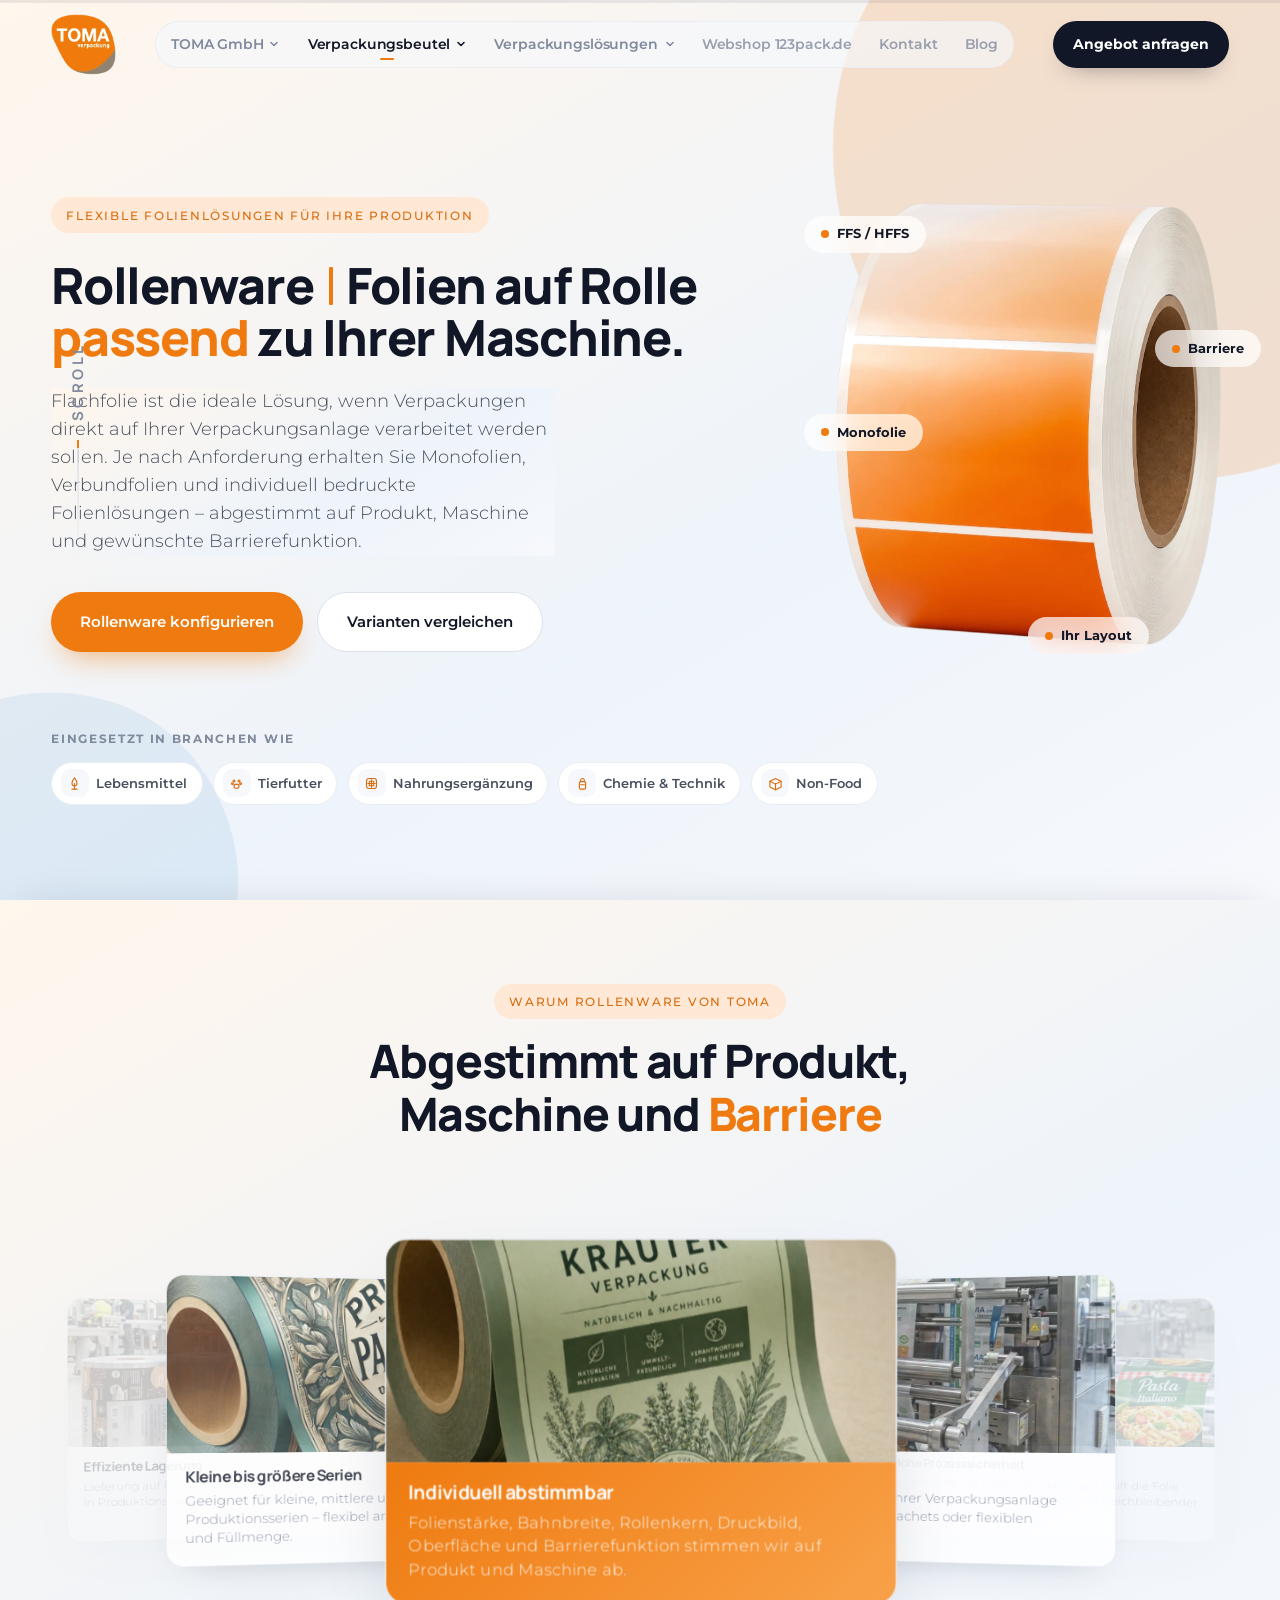
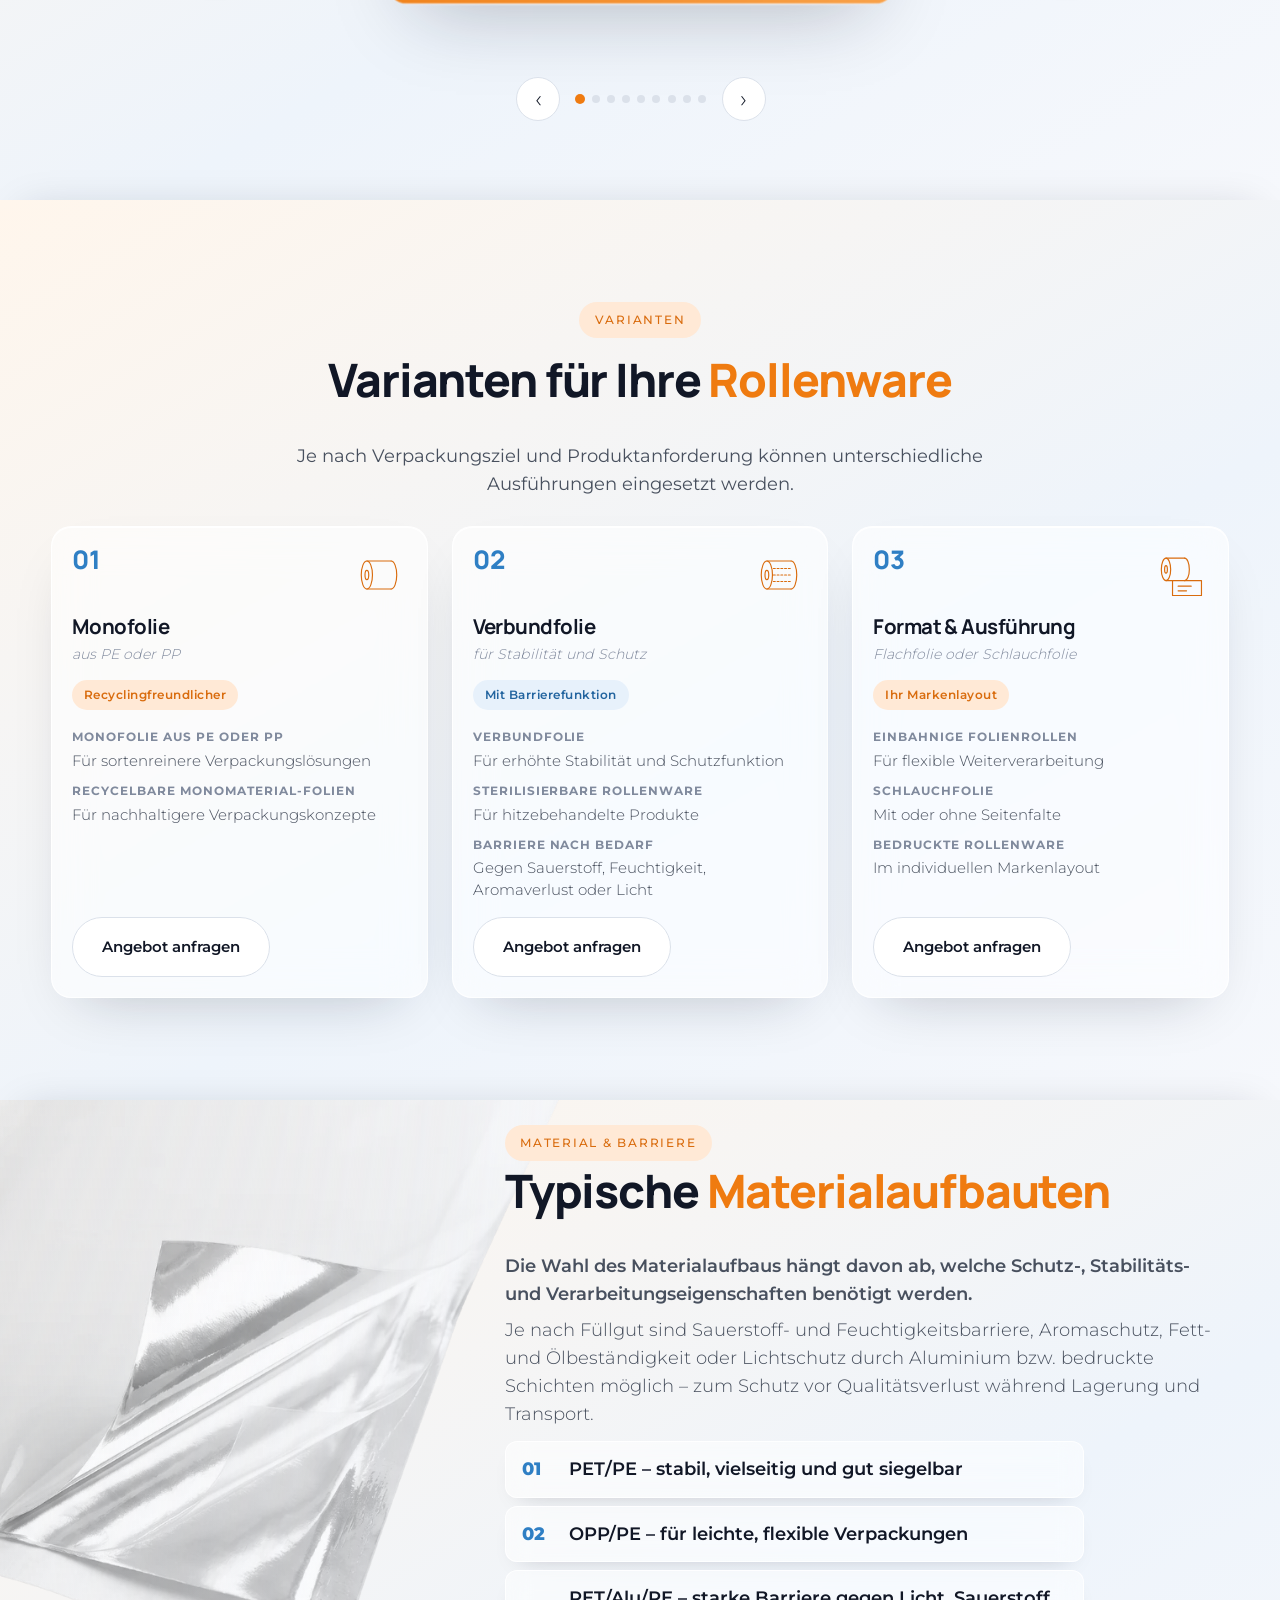
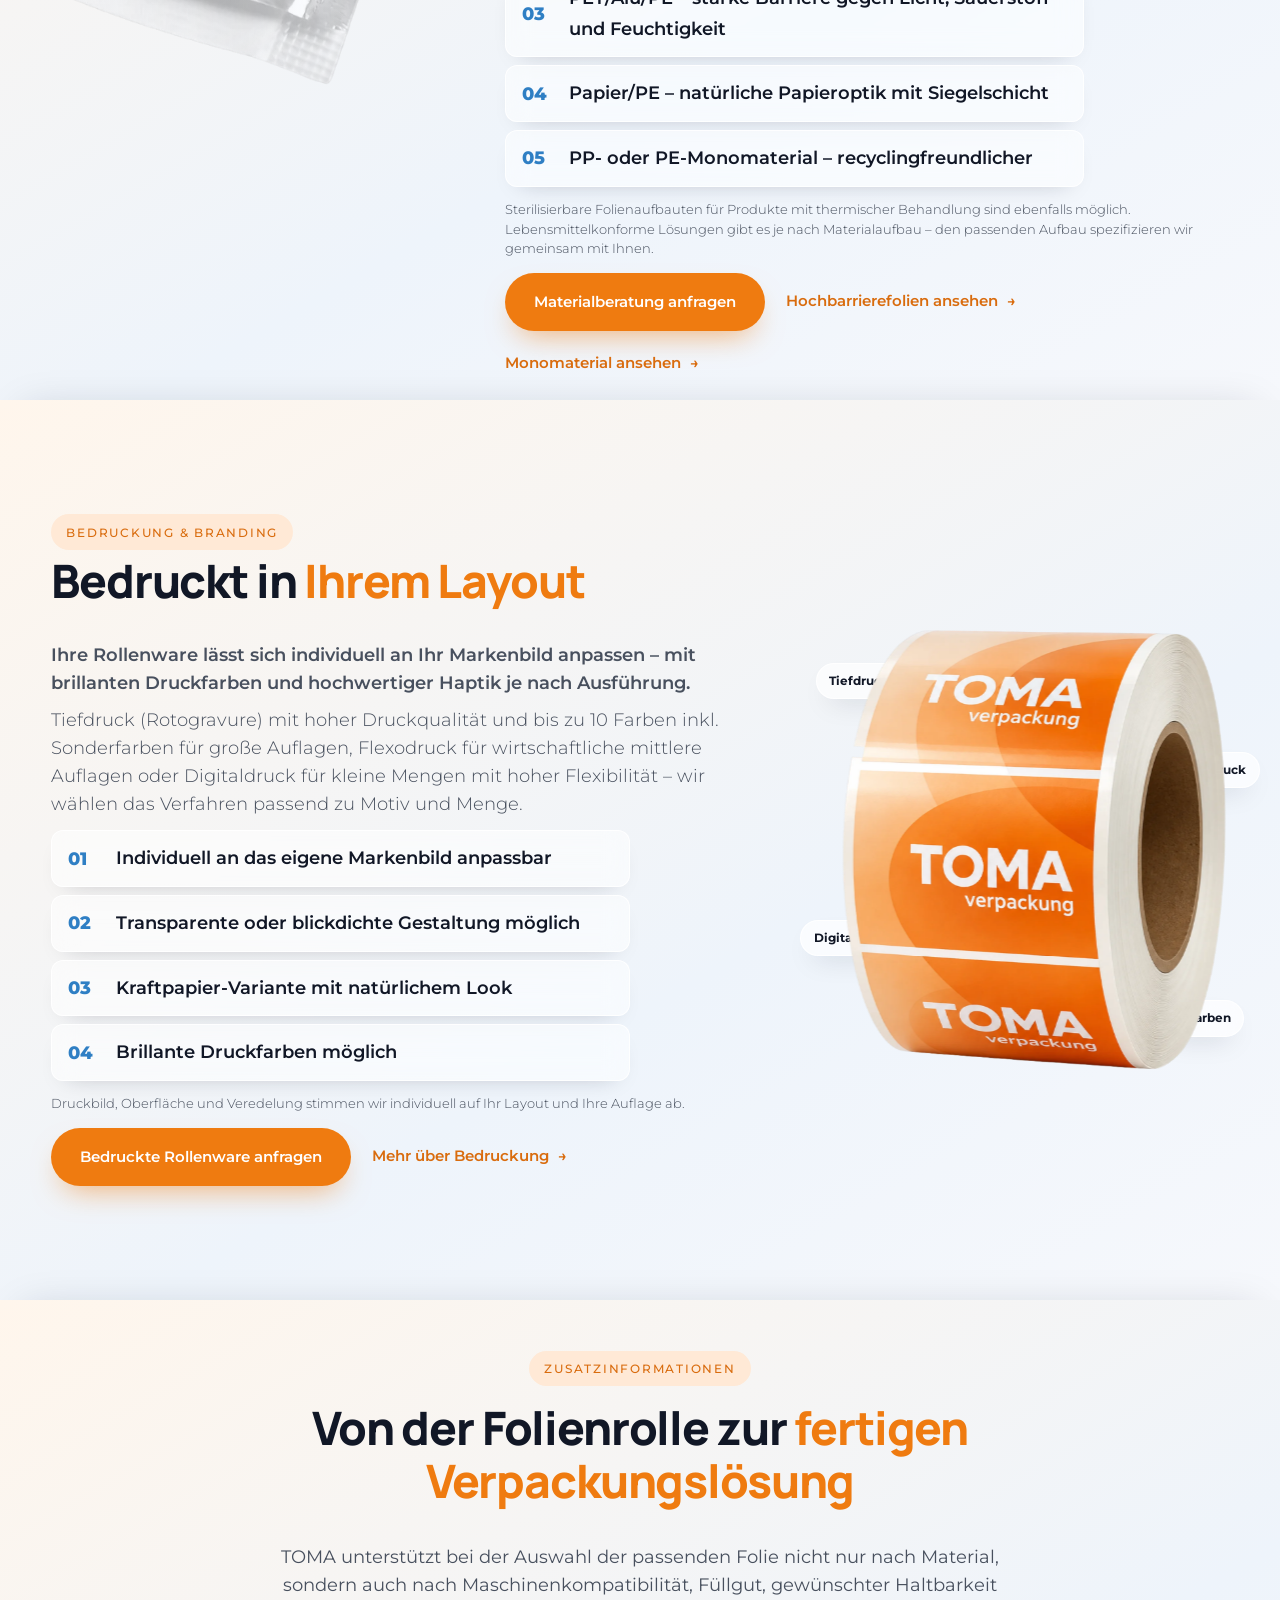
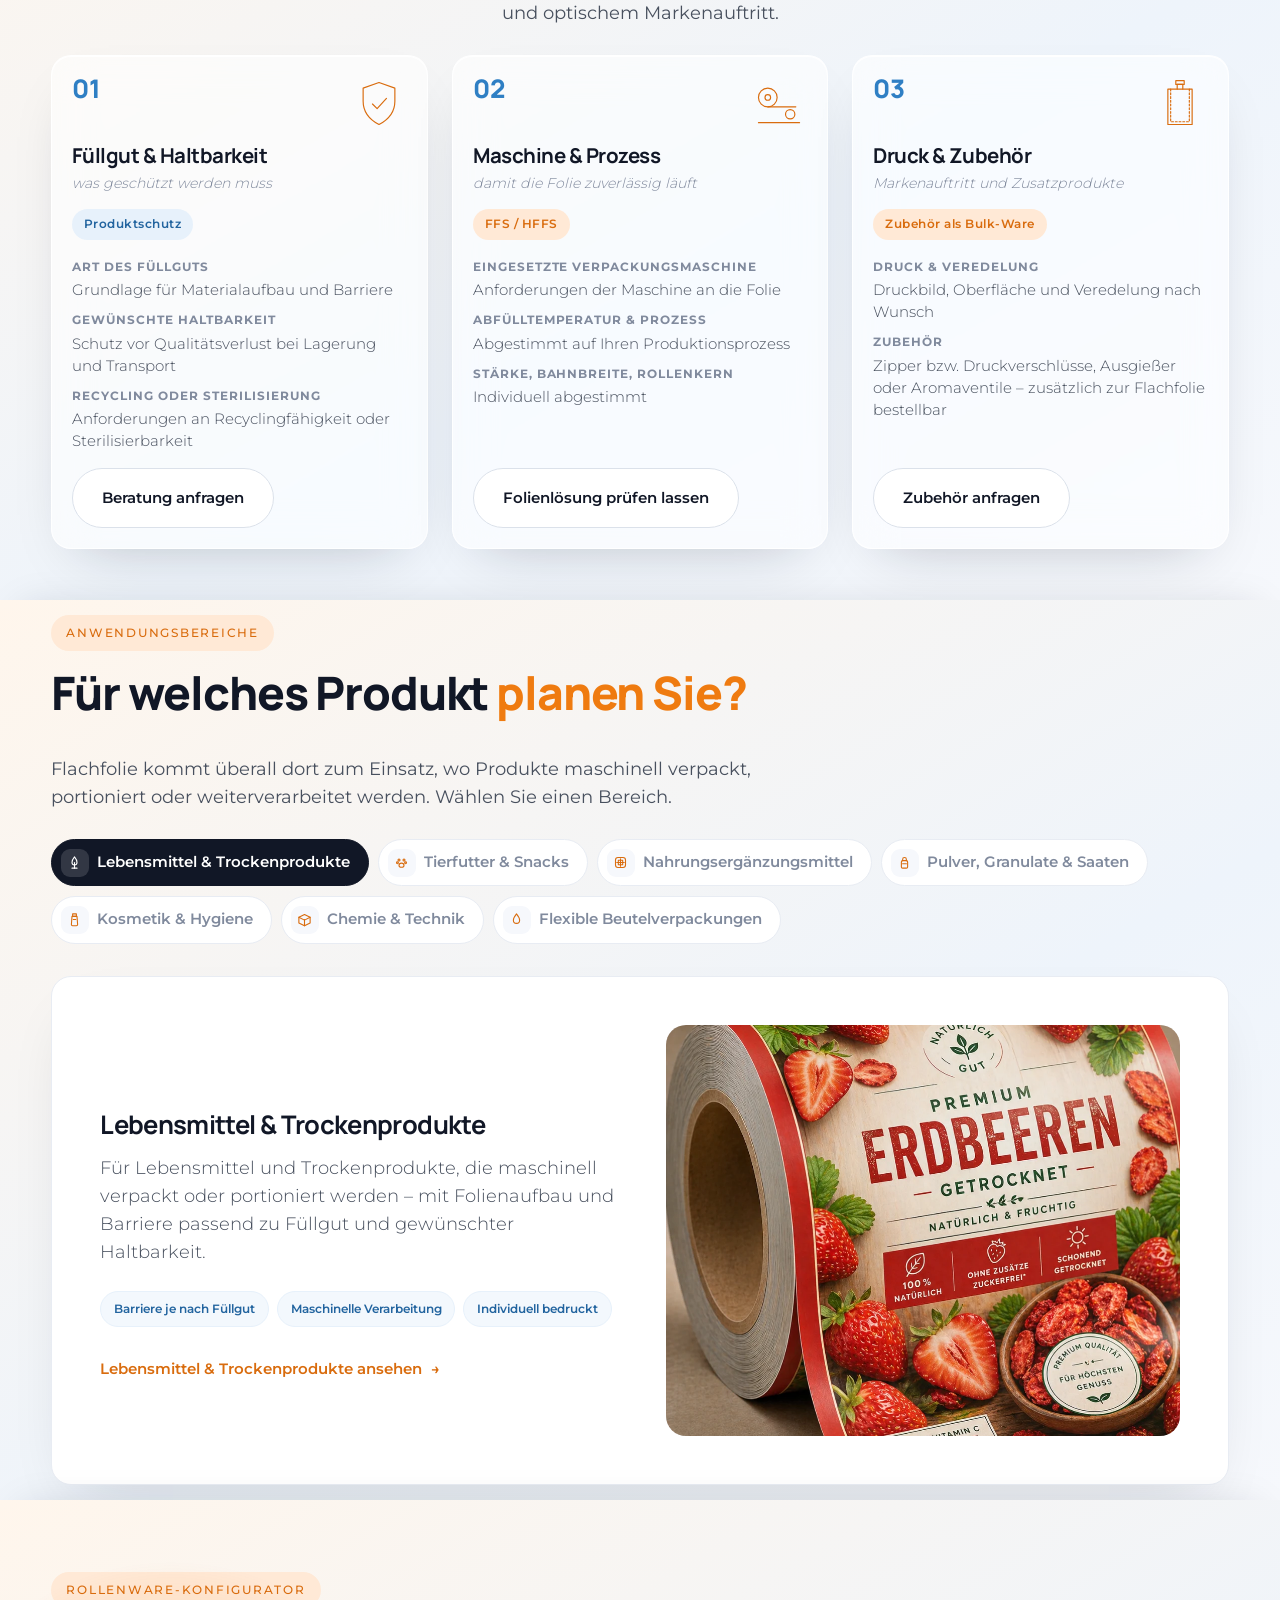
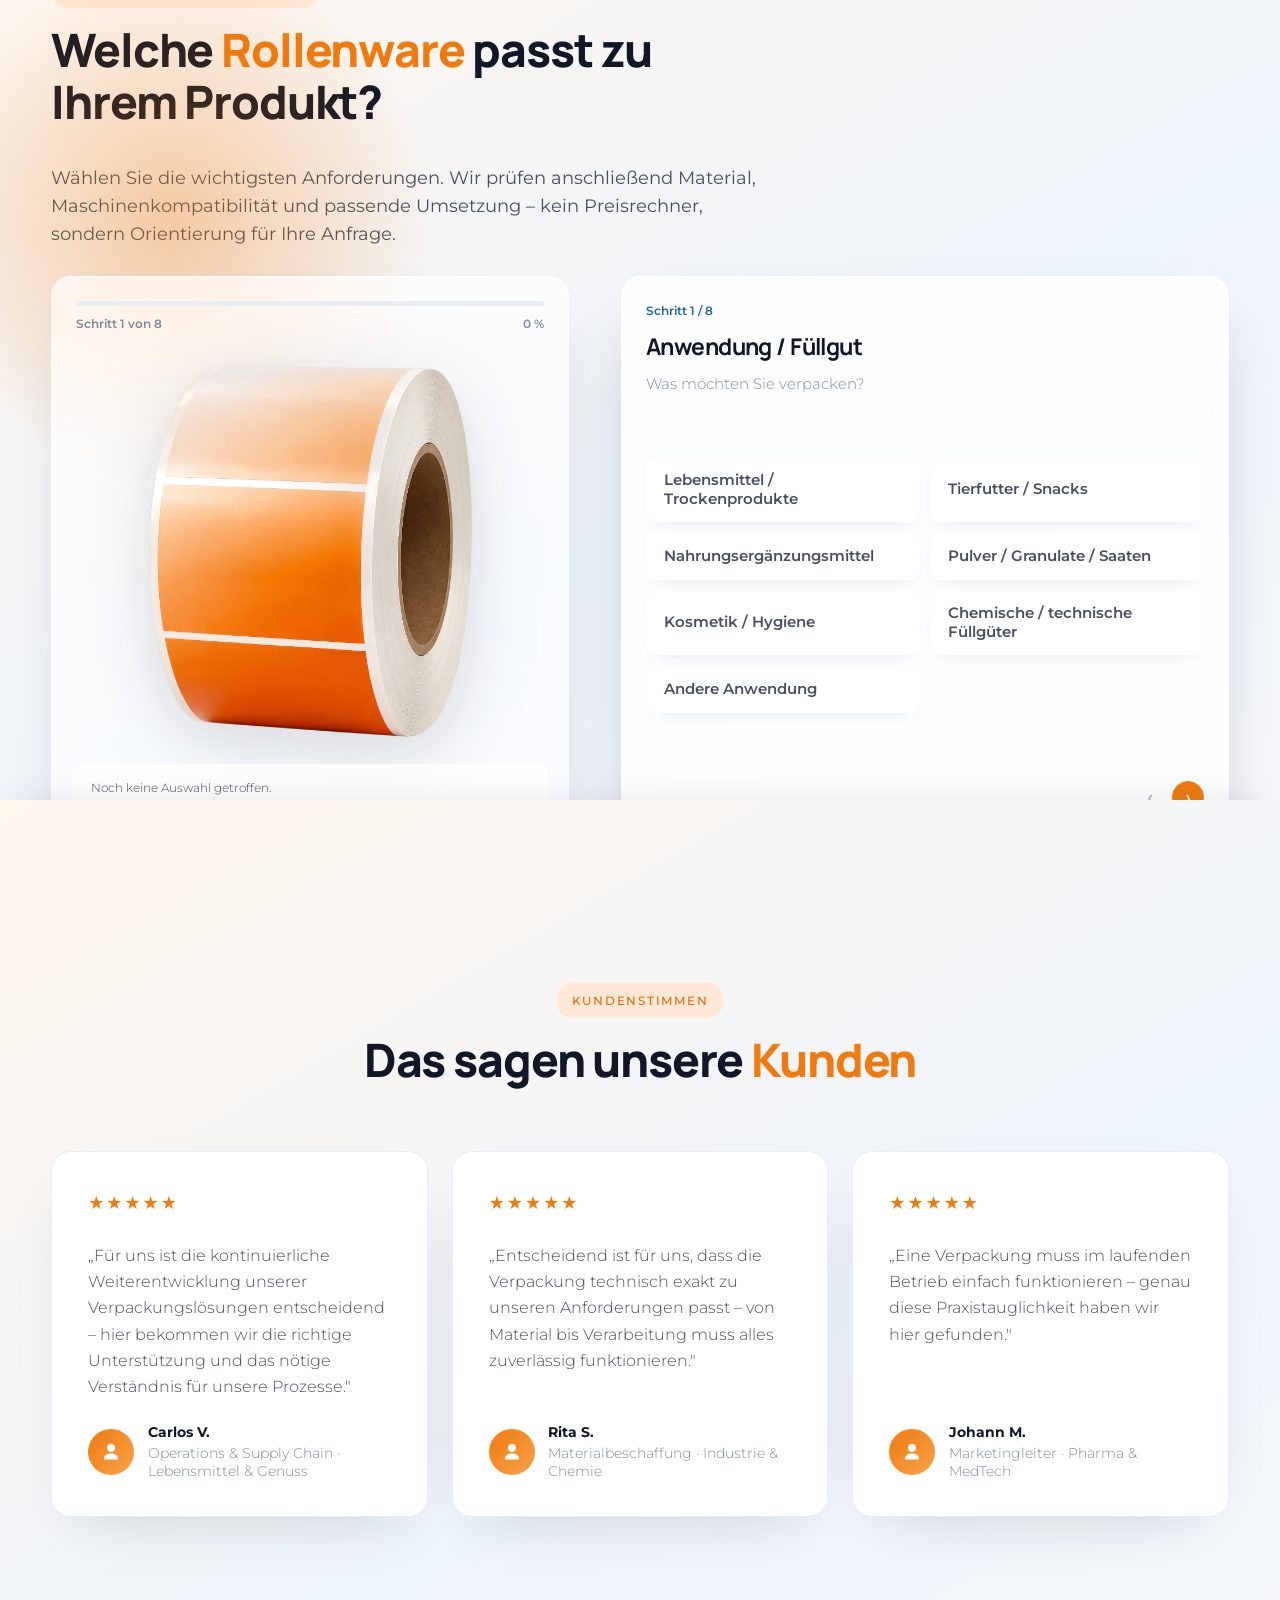
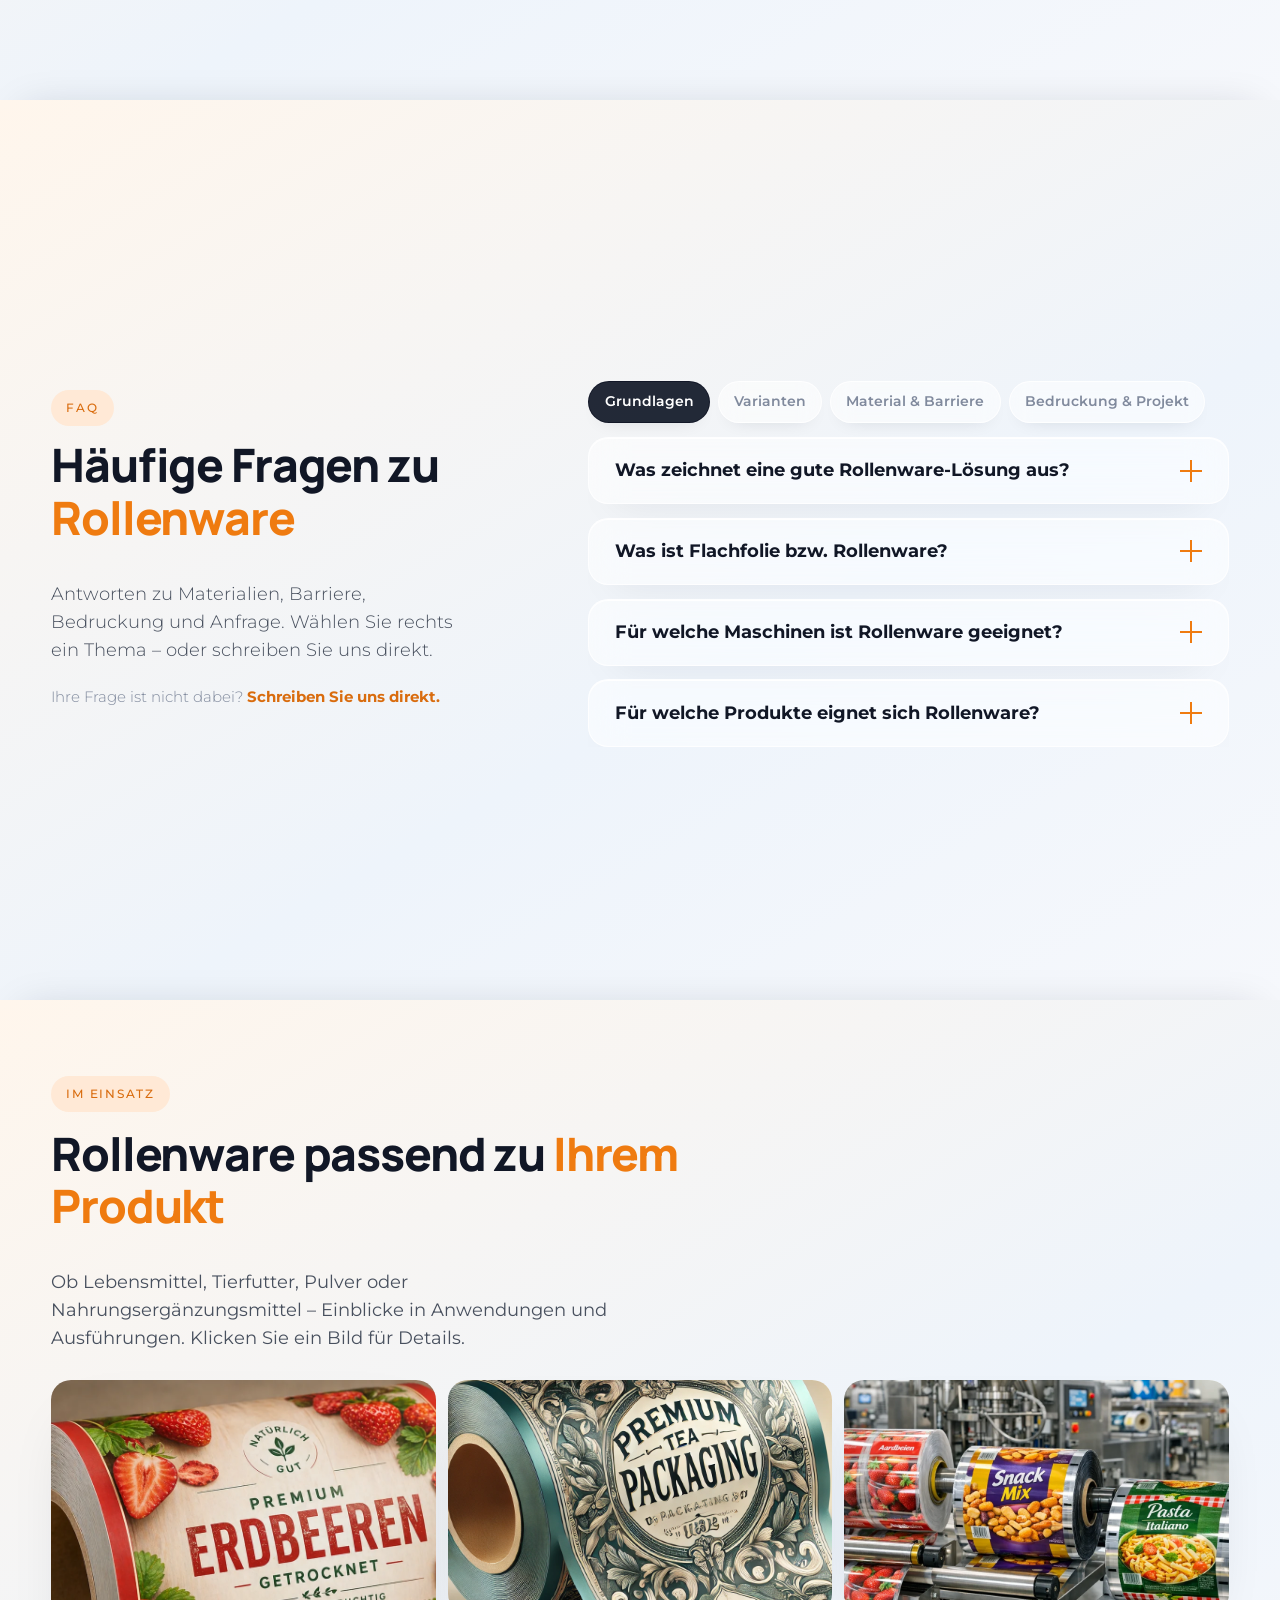
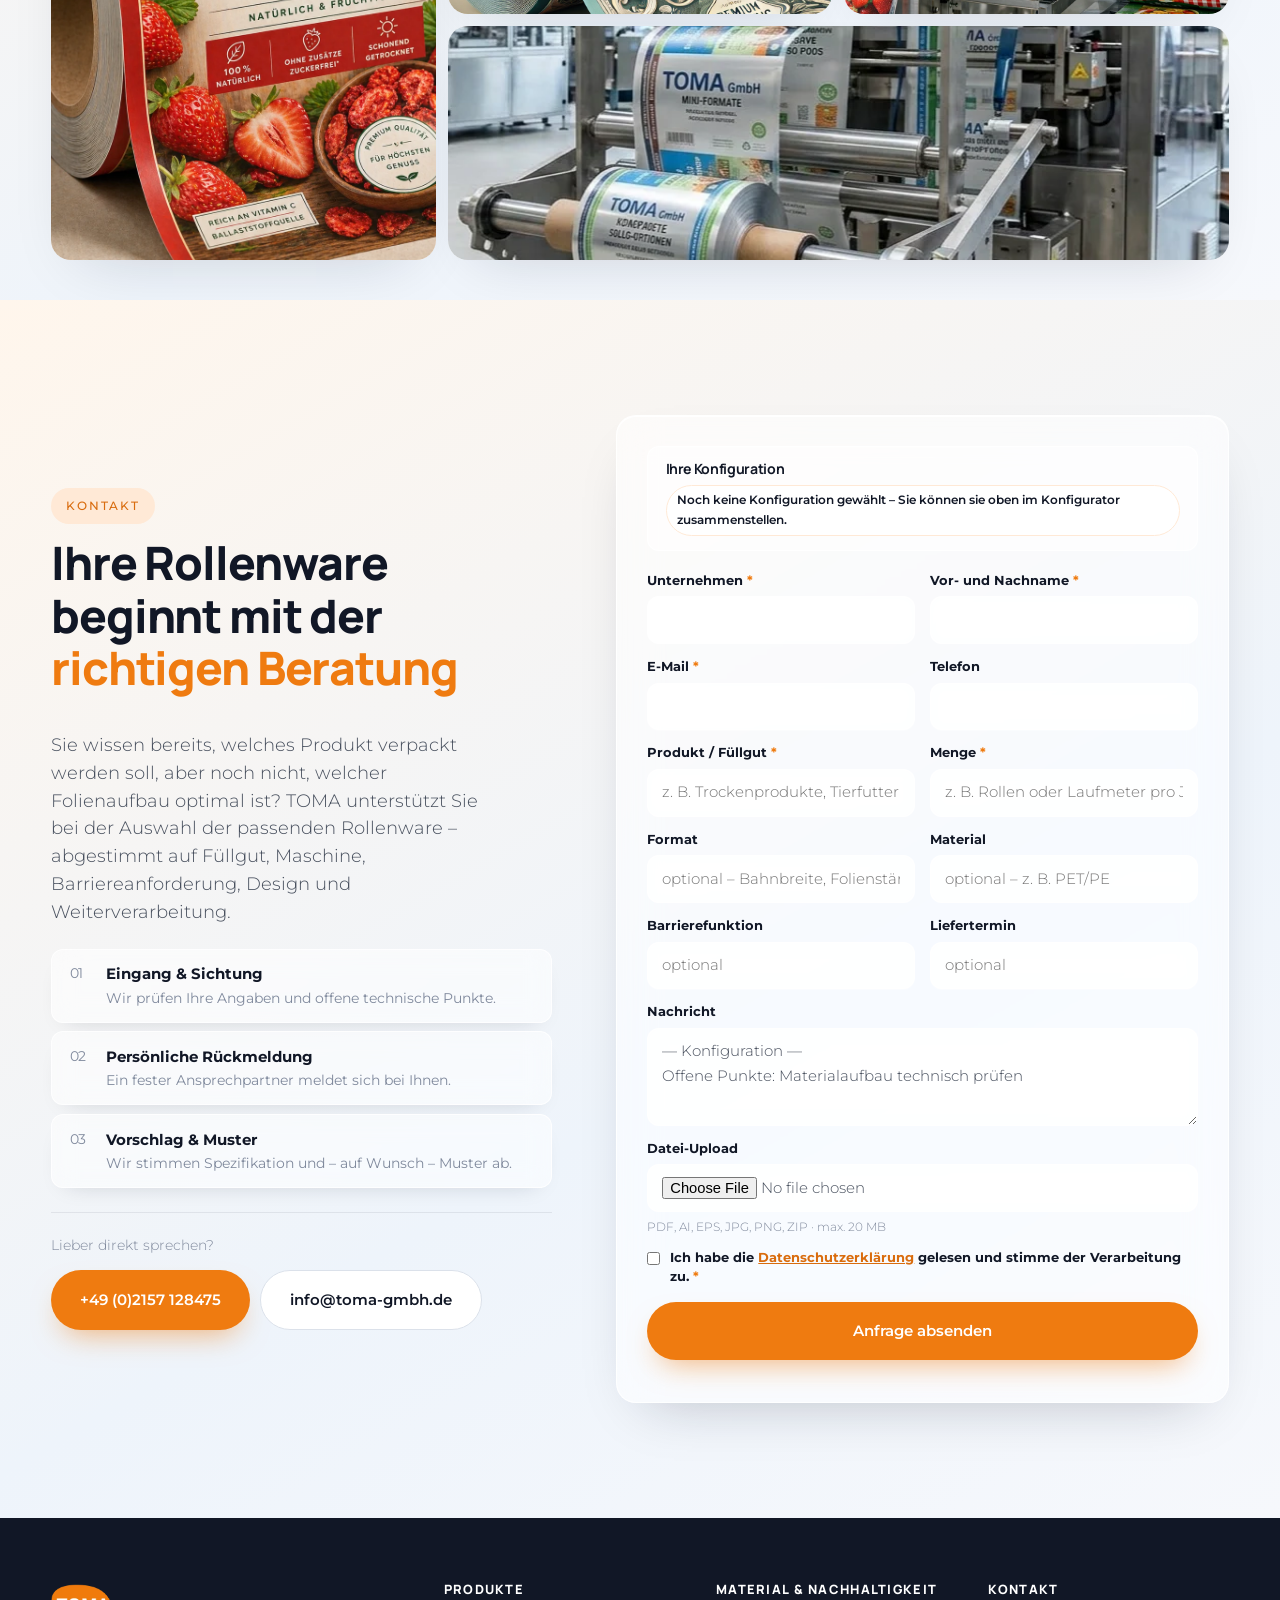
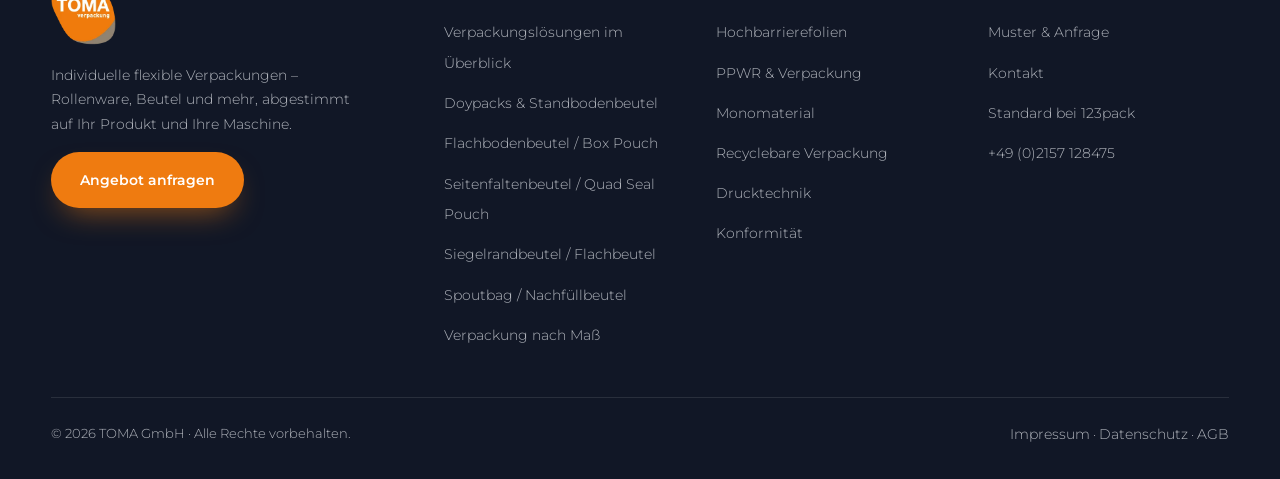
<file: rollenware.html>
<!DOCTYPE html>
<html lang="de-DE" data-product="rollenware">
<head>
  <meta charset="UTF-8" />
  <meta name="viewport" content="width=device-width, initial-scale=1.0" />
  <title>Rollenware &amp; Folien auf Rolle – flexible Verpackungslösungen | TOMA GmbH</title>
  <meta name="description" content="Rollenware &amp; Folien auf Rolle von TOMA: Monofolie, Verbundfolie und individuell bedruckte Flachfolie für FFS-/HFFS-Anlagen – abgestimmt auf Füllgut, Maschine und Barrierefunktion." />
  <meta name="leadwerk:focus-keyphrase" content="Rollenware Folien auf Rolle" />
  <meta name="theme-color" content="#ef7b10" />

  <meta property="og:type" content="website" />
  <meta property="og:title" content="Rollenware &amp; Folien auf Rolle – flexible Verpackungslösungen | TOMA GmbH" />
  <meta property="og:description" content="Flexible Folienlösungen für Ihre Produktion: Flachfolie auf Rolle, passend zu Produkt, Maschine und gewünschter Barrierefunktion – als Monofolie, Verbundfolie oder bedruckt im eigenen Design." />
  <meta property="og:image" content="assets/doypack/doypack-scaled.webp" />
  <meta property="og:locale" content="de_DE" />
  <link rel="icon" href="assets/logo-toma.webp" type="image/webp" />

  <link rel="stylesheet" href="css/fonts-local.css" />
  <link rel="stylesheet" href="css/tokens.css" />
  <link rel="stylesheet" href="css/base.css" />
  <link rel="stylesheet" href="css/components.css" />

  <script type="application/ld+json">
  {
    "@context": "https://schema.org",
    "@type": "Product",
    "name": "Rollenware / Folien auf Rolle (individuell)",
    "category": "Flexible Verpackung",
    "brand": { "@type": "Brand", "name": "TOMA GmbH" },
    "description": "Individuell abgestimmte Rollenware bzw. Flachfolie auf Rolle für die maschinelle Verarbeitung – als Monofolie, Verbundfolie, Schlauchfolie, sterilisierbare oder recycelbare Monomaterial-Folie und bedruckt im eigenen Markenlayout. Materialaufbau, Barriere und Format werden auf Füllgut und Maschine abgestimmt.",
    "manufacturer": { "@type": "Organization", "name": "TOMA GmbH", "telephone": "+49-2157-128475", "email": "info@toma-gmbh.de", "url": "https://www.toma-gmbh.de/" }
  }
  </script>
</head>
<body>
  <a class="skip-link" href="#main">Zum Inhalt springen</a>

  <!-- ============================ NAV ============================ -->
  <!-- Struktur wie www.toma-gmbh.de. Verlinkt sind nur bereits angelegte Seiten; alle übrigen Punkte bleiben vorerst Text. -->
  <header class="nav" id="nav">
    <div class="nav__progress" aria-hidden="true">
      <div class="nav__progress-bar" id="navProgress"></div>
    </div>
    <div class="nav__inner">
      <a class="nav__logo" href="index.html" data-lw-page-ref="toma-kopie-home-v1" aria-label="TOMA GmbH – Startseite">
        <span class="nav__logo-mark"><img src="assets/logo-toma.webp" width="52" height="52" alt="TOMA GmbH" data-lw-global="brand.logo" data-lw-type="image" /></span>
      </a>
      <nav class="nav__links" aria-label="Hauptnavigation">
        <ul class="nav__menu">
          <li class="nav__item" data-nav-item>
            <button type="button" class="nav__trigger" aria-expanded="false" aria-controls="navSubToma">TOMA GmbH<svg class="nav__caret" viewBox="0 0 12 12" aria-hidden="true" focusable="false"><path d="M3 4.5 6 7.5l3-3"/></svg></button>
            <div class="nav__dropdown" id="navSubToma">
              <ul class="nav__sublist">
                <li><span class="nav__text">Team</span></li>
                <li><span class="nav__text">Mission und Kompetenzen</span></li>
                <li><a class="nav__sublink" href="ppmr.html">PPWR &amp; Verpackung</a></li>
                <li><span class="nav__text">Nachhaltig und biologisch verpacken</span></li>
                <li><span class="nav__text">Konformitätserklärungen</span></li>
              </ul>
            </div>
          </li>
          <li class="nav__item nav__item--mega" data-nav-item>
            <button type="button" class="nav__trigger is-current" aria-expanded="false" aria-controls="navSubBeutel">Verpackungsbeutel<svg class="nav__caret" viewBox="0 0 12 12" aria-hidden="true" focusable="false"><path d="M3 4.5 6 7.5l3-3"/></svg></button>
            <div class="nav__dropdown nav__mega" id="navSubBeutel">
              <div class="nav__mega-grid nav__mega-grid--beutel">
                <div class="nav__mega-intro">
                  <span class="eyebrow">Verpackungsbeutel</span>
                  <p class="nav__mega-title">Die passende <em>Beutelform</em> für Ihr Produkt</p>
                  <p class="nav__mega-copy">Vom Standbodenbeutel bis zur Folie auf Rolle: Füllgut, Menge und Abfüllung entscheiden, welche Form passt. Wir beraten Sie persönlich.</p>
                  <a class="btn btn--primary nav__mega-cta" href="#anfrage">Beratung anfragen</a>
                </div>
                <div class="nav__mega-col">
                  <p class="nav__mega-heading" id="navMegaBeutel">Beutelformen</p>
                  <p class="nav__mega-sub">Vom Standbodenbeutel bis zur Rolle</p>
                  <ul class="nav__sublist nav__sublist--grid" aria-labelledby="navMegaBeutel">
                    <li><a class="nav__sublink" href="doypack.html" data-preview-src="assets/doypack/doypack.webp"><b>Doypack</b><span>Standbodenbeutel</span></a></li>
                    <li><a class="nav__sublink" href="flachbodenbeutel.html" data-preview-src="assets/flachbodenbeutel/flachbodenbeutel-neutral.webp"><b>Box Pouch</b><span>Flachbodenbeutel</span></a></li>
                    <li><a class="nav__sublink" href="seitenfaltenbeutel.html" data-preview-src="assets/seitenfaltenbeutel/seitenfaltenbeutel-neutral.webp"><b>Quadro-Seal-Pouch</b><span>Seitenfaltenbeutel</span></a></li>
                    <li><a class="nav__sublink" href="siegelrandbeutel.html" data-preview-src="assets/flachbeutel/flachbeutel-neutral.webp"><b>Siegelrandbeutel</b><span>Flachbeutel</span></a></li>
                    <li><a class="nav__sublink" href="rollenware.html" data-preview-src="assets/rollenware/rollenware-neutral.webp" aria-current="page"><b>Rollenware</b><span>Folien auf Rolle</span></a></li>
                    <li><a class="nav__sublink" href="spoutbag.html" data-preview-src="assets/nachfuellbeutel/spoutbag-neutral.webp"><b>Spoutbag</b><span>Nachfüllbeutel</span></a></li>
                  </ul>
                </div>
                <!-- Vorschau wechselt beim Hover/Fokus (nav-menu.js), Verlauf wie .nav__mega-intro -->
                <figure class="nav__preview" aria-hidden="true">
                  <img src="assets/doypack/doypack.webp" width="1086" height="1448" alt="" loading="lazy" decoding="async" data-nav-preview-img />
                  <figcaption><b data-nav-preview-title>Doypack</b><span data-nav-preview-sub>Standbodenbeutel</span></figcaption>
                </figure>
              </div>
              <div class="nav__mega-foot">
                <span class="nav__mega-foot-label" id="navMegaBeutelMehr">Passend dazu</span>
                <ul class="nav__mega-pills" aria-labelledby="navMegaBeutelMehr">
                  <li><a href="verpackungsloesungen.html">Verpackungslösungen im Überblick</a></li>
                  <li><a href="hochbarrierefolien.html">Hochbarrierefolien</a></li>
                  <li><a href="ppmr.html">PPWR &amp; Verpackung</a></li>
                </ul>
              </div>
            </div>
          </li>
          <li class="nav__item nav__item--mega nav__item--split" data-nav-item>
            <a class="nav__trigger" href="verpackungsloesungen.html">Verpackungslösungen</a><button type="button" class="nav__toggle" aria-expanded="false" aria-controls="navSubLoesungen" aria-label="Menü Verpackungslösungen"><svg class="nav__caret" viewBox="0 0 12 12" aria-hidden="true" focusable="false"><path d="M3 4.5 6 7.5l3-3"/></svg></button>
            <div class="nav__dropdown nav__mega" id="navSubLoesungen">
              <div class="nav__mega-grid">
                <div class="nav__mega-intro">
                  <span class="eyebrow">Verpackungslösungen</span>
                  <p class="nav__mega-title">Die passende Lösung für <em>Ihr Produkt</em></p>
                  <p class="nav__mega-copy">Material, Ausstattung und Branche bestimmen, welche Verpackung passt. Wir beraten Sie persönlich.</p>
                  <a class="nav__mega-link" href="verpackungsloesungen.html">Alle Verpackungslösungen im Überblick <span class="arrow" aria-hidden="true">→</span></a>
                  <a class="btn btn--primary nav__mega-cta" href="#anfrage">Beratung anfragen</a>
                </div>
                <div class="nav__mega-col">
                  <p class="nav__mega-heading" id="navMegaMaterial">Materialanwendungen</p>
                  <p class="nav__mega-sub">Nach Füllgut und Schutzbedarf</p>
                  <ul class="nav__mega-list" aria-labelledby="navMegaMaterial">
                    <li><a href="hochbarrierefolien.html">Hochbarrierefolien</a></li>
                    <li><span class="nav__text">Recyclebare Verpackung</span></li>
                    <li><span class="nav__text">Biologisch verpacken</span></li>
                    <li><span class="nav__text">Sterilisierfähige Beutel</span></li>
                    <li><span class="nav__text">Monomaterial</span></li>
                    <li><span class="nav__text">Mikrowellenbeutel</span></li>
                  </ul>
                </div>
                <div class="nav__mega-col">
                  <p class="nav__mega-heading" id="navMegaAttribute">Attribute</p>
                  <p class="nav__mega-sub">Funktionen und Veredelung</p>
                  <ul class="nav__mega-list" aria-labelledby="navMegaAttribute">
                    <li><span class="nav__text">Kindersichere Zipperbeutel</span></li>
                    <li><span class="nav__text">Perforationen</span></li>
                    <li><span class="nav__text">Aufdruck</span></li>
                  </ul>
                </div>
                <div class="nav__mega-col">
                  <p class="nav__mega-heading" id="navMegaBranchen">Branchen</p>
                  <p class="nav__mega-sub">Lösungen nach Einsatzbereich</p>
                  <ul class="nav__mega-list" aria-labelledby="navMegaBranchen">
                    <li><span class="nav__text">Food – Lebensmittelverpackung</span></li>
                    <li><span class="nav__text">Non-Food Verpackungsbeutel</span></li>
                    <li><span class="nav__text">Kaffeeverpackung</span></li>
                    <li><span class="nav__text">Tierfutterverpackung</span></li>
                    <li><span class="nav__text">Chemie</span></li>
                    <li><span class="nav__text">Pharma</span></li>
                  </ul>
                </div>
              </div>
              <div class="nav__mega-foot">
                <span class="nav__mega-foot-label" id="navMegaFormen">Beutelformen</span>
                <ul class="nav__mega-pills" aria-labelledby="navMegaFormen">
                  <li><a href="doypack.html">Doypack</a></li>
                  <li><a href="flachbodenbeutel.html">Box Pouch</a></li>
                  <li><a href="seitenfaltenbeutel.html">Seitenfaltenbeutel</a></li>
                  <li><a href="siegelrandbeutel.html">Siegelrandbeutel</a></li>
                  <li><a href="rollenware.html" aria-current="page">Rollenware</a></li>
                  <li><a href="spoutbag.html">Spoutbag</a></li>
                </ul>
              </div>
            </div>
          </li>
          <li class="nav__item"><span class="nav__text nav__text--top">Webshop 123pack.de</span></li>
          <li class="nav__item"><span class="nav__text nav__text--top">Kontakt</span></li>
          <li class="nav__item"><span class="nav__text nav__text--top">Blog</span></li>
        </ul>
      </nav>
      <div class="nav__cta">
        <a class="nav__cta-btn" href="#anfrage">Angebot anfragen</a>
        <button class="nav__burger" id="navBurger" aria-label="Menü öffnen" aria-expanded="false" aria-controls="navMobile">
          <span class="nav__burger-lines" aria-hidden="true"><i></i><i></i><i></i></span>
        </button>
      </div>
    </div>
  </header>

  <div class="nav__mobile" id="navMobile" aria-hidden="true">
    <div class="nav__mobile-panel">
      <div class="nav__mobile-top">
        <span class="nav__mobile-label">Menü</span>
        <button class="nav__mobile-close" id="navClose" aria-label="Menü schließen">
          <span aria-hidden="true"></span>
        </button>
      </div>
      <nav class="nav__mobile-links" aria-label="Mobile Navigation">
        <div class="nav__mgroup" data-nav-mgroup>
          <button type="button" class="nav__mtrigger" aria-expanded="false" aria-controls="navMSubToma"><span class="nav__mnum">01</span>TOMA GmbH<svg class="nav__caret" viewBox="0 0 12 12" aria-hidden="true" focusable="false"><path d="M3 4.5 6 7.5l3-3"/></svg></button>
          <ul class="nav__msub" id="navMSubToma" hidden>
            <li><span class="nav__text">Team</span></li>
            <li><span class="nav__text">Mission und Kompetenzen</span></li>
            <li><a href="ppmr.html">PPWR &amp; Verpackung</a></li>
            <li><span class="nav__text">Nachhaltig und biologisch verpacken</span></li>
            <li><span class="nav__text">Konformitätserklärungen</span></li>
          </ul>
        </div>
        <div class="nav__mgroup" data-nav-mgroup>
          <button type="button" class="nav__mtrigger is-current" aria-expanded="false" aria-controls="navMSubBeutel"><span class="nav__mnum">02</span>Verpackungsbeutel<svg class="nav__caret" viewBox="0 0 12 12" aria-hidden="true" focusable="false"><path d="M3 4.5 6 7.5l3-3"/></svg></button>
          <ul class="nav__msub" id="navMSubBeutel" hidden>
            <li><a href="doypack.html">Doypack | Standbodenbeutel</a></li>
            <li><a href="flachbodenbeutel.html">Box Pouch | Flachbodenbeutel</a></li>
            <li><a href="seitenfaltenbeutel.html">Quadro-Seal-Pouch | Seitenfaltenbeutel</a></li>
            <li><a href="siegelrandbeutel.html">Siegelrandbeutel | Flachbeutel</a></li>
            <li><a href="rollenware.html" aria-current="page">Rollenware | Folien auf Rolle</a></li>
            <li><a href="spoutbag.html">Spoutbag / Nachfüllbeutel</a></li>
          </ul>
        </div>
        <div class="nav__mgroup" data-nav-mgroup>
          <div class="nav__mhead"><a class="nav__mtrigger" href="verpackungsloesungen.html"><span class="nav__mnum">03</span>Verpackungslösungen</a><button type="button" class="nav__mtoggle" aria-expanded="false" aria-controls="navMSubLoesungen" aria-label="Menü Verpackungslösungen"><svg class="nav__caret" viewBox="0 0 12 12" aria-hidden="true" focusable="false"><path d="M3 4.5 6 7.5l3-3"/></svg></button></div>
          <div class="nav__msub" id="navMSubLoesungen" hidden>
            <ul>
              <li><a href="verpackungsloesungen.html">Verpackungslösungen im Überblick</a></li>
            </ul>
            <p class="nav__mheading">Materialanwendungen</p>
            <ul>
              <li><a href="hochbarrierefolien.html">Hochbarrierefolien</a></li>
              <li><span class="nav__text">Recyclebare Verpackung</span></li>
              <li><span class="nav__text">Biologisch verpacken</span></li>
              <li><span class="nav__text">Sterilisierfähige Beutel</span></li>
              <li><span class="nav__text">Monomaterial</span></li>
              <li><span class="nav__text">Mikrowellenbeutel</span></li>
            </ul>
            <p class="nav__mheading">Attribute</p>
            <ul>
              <li><span class="nav__text">Kindersichere Zipperbeutel</span></li>
              <li><span class="nav__text">Perforationen</span></li>
              <li><span class="nav__text">Aufdruck</span></li>
            </ul>
            <p class="nav__mheading">Branchen</p>
            <ul>
              <li><span class="nav__text">Food – Lebensmittelverpackung</span></li>
              <li><span class="nav__text">Non-Food Verpackungsbeutel</span></li>
              <li><span class="nav__text">Kaffeeverpackung</span></li>
              <li><span class="nav__text">Tierfutterverpackung</span></li>
              <li><span class="nav__text">Chemie</span></li>
              <li><span class="nav__text">Pharma</span></li>
            </ul>
          </div>
        </div>
        <span class="nav__mtext"><span class="nav__mnum">04</span>Webshop 123pack.de</span>
        <span class="nav__mtext"><span class="nav__mnum">05</span>Kontakt</span>
        <span class="nav__mtext"><span class="nav__mnum">06</span>Blog</span>
      </nav>
      <a class="nav__cta-btn nav__cta-btn--block" href="#anfrage">Angebot anfragen</a>
    </div>
  </div>

  <a class="hero__scroll" href="#warum" data-hero="scroll" aria-label="Weiter scrollen">
    <span class="hero__scroll-label">Scroll</span>
    <span class="hero__scroll-track" aria-hidden="true">
      <span class="hero__scroll-dot"></span>
    </span>
  </a>

  <main id="main" data-snap>

    <!-- ============================ HERO ============================ -->
    <!-- Bilder: Platzhalter aus dem Doypack-Bestand, werden durch Rollenware-Visuals ersetzt -->
    <section class="hero stack-panel" id="hero" style="--stack-z: 1" aria-labelledby="hero-title" data-lw-section="hero">
      <div class="sil sil--hero" aria-hidden="true"><svg viewBox="0 0 200 180"><use href="#toma-silhouette"/></svg></div>
      <div class="sil sil--hero-soft" aria-hidden="true"><svg viewBox="0 0 200 180"><use href="#toma-silhouette"/></svg></div>
      <div class="container--wide hero__layout">
        <div class="hero__grid">
          <div class="hero__copy">
            <span class="eyebrow hero__eyebrow" data-hero="eyebrow" data-lw-field="hero.eyebrow" data-lw-type="text">Flexible Folienlösungen für Ihre Produktion</span>
            <h1 id="hero-title" data-lw-field="hero.title" data-lw-type="richtext">
              <span class="line"><span data-hero="line"><span class="hero__name">Rollenware<span class="visually-hidden">,</span><span class="hero__sep" aria-hidden="true"></span></span> <span class="hero__name">Folien auf Rolle</span></span></span>
              <span class="line"><span data-hero="line"><em>passend</em> zu Ihrer Maschine.</span></span>
            </h1>
            <p class="hero__sub lead" data-hero="sub" data-lw-field="hero.copy" data-lw-type="textarea">Flachfolie ist die ideale Lösung, wenn Verpackungen direkt auf Ihrer Verpackungsanlage verarbeitet werden sollen. Je nach Anforderung erhalten Sie Monofolien, Verbundfolien und individuell bedruckte Folienlösungen – abgestimmt auf Produkt, Maschine und gewünschte Barrierefunktion.</p>
            <div class="hero__ctas" data-hero="ctas">
              <a class="btn btn--primary" href="#konfigurator">Rollenware konfigurieren</a>
              <a class="btn btn--ghost" href="#varianten">Varianten vergleichen</a>
            </div>
          </div>

          <div class="hero__visual" data-hero="visual">
            <div class="media media--hero" data-hero-stage>
              <div class="hero__float" data-hero-float>
                <img src="assets/rollenware/rollenware-neutral.webp" width="1219" height="1393" alt="TOMA Rollenware – Folie auf Rolle" fetchpriority="high" decoding="async" data-hero-img data-lw-field="hero.image" data-lw-type="image" />
              </div>
            </div>
            <button type="button" class="hero__badge glass hero__badge--1" data-hero="badge" data-image="assets/rollenware/rollenware-bedruckt.webp" data-alt="Bedruckte TOMA Rollenware – Folie auf Rolle" aria-pressed="false"><span class="dot" aria-hidden="true"></span>Ihr Layout</button>
            <button type="button" class="hero__badge glass hero__badge--2" data-hero="badge" data-image="assets/rollenware/rollenware-neutral.webp" data-alt="TOMA Rollenware – Folie auf Rolle" aria-pressed="false"><span class="dot" aria-hidden="true"></span>Barriere</button>
            <button type="button" class="hero__badge glass hero__badge--3" data-hero="badge" data-image="assets/rollenware/rollenware-neutral.webp" data-alt="TOMA Rollenware – Folie auf Rolle" aria-pressed="false"><span class="dot" aria-hidden="true"></span>FFS / HFFS</button>
            <button type="button" class="hero__badge glass hero__badge--4" data-hero="badge" data-image="assets/rollenware/rollenware-neutral.webp" data-alt="TOMA Rollenware – Folie auf Rolle" aria-pressed="false"><span class="dot" aria-hidden="true"></span>Monofolie</button>
          </div>
        </div>

        <div class="hero__strip" data-hero="strip">
          <span class="hero__strip-label">Eingesetzt in Branchen wie</span>
          <div class="hero__branches" id="branchStrip"></div>
        </div>
      </div>
    </section>

    <!-- ============================ VORTEILE-KARUSSELL ============================ -->
    <section class="section values stack-panel" id="warum" style="--stack-z: 2" aria-labelledby="values-title" data-lw-section="benefits">
      <div class="container--wide">
        <div class="section-head section-head--center" data-reveal>
          <span class="eyebrow">Warum Rollenware von TOMA</span>
          <h2 id="values-title">Abgestimmt auf Produkt,<br>Maschine und <em>Barriere</em></h2>
        </div>
        <div class="values-carousel" id="valuesCarousel" data-reveal aria-roledescription="Karussell" aria-label="Vorteile von TOMA-Rollenware">
          <div class="values-carousel__viewport">
            <div class="values-carousel__track"></div>
          </div>
          <div class="values-carousel__controls">
            <button type="button" class="values-carousel__btn" data-values-prev aria-label="Vorherige Vorteile">‹</button>
            <div class="values-carousel__dots" role="tablist" aria-label="Vorteile wählen"></div>
            <button type="button" class="values-carousel__btn" data-values-next aria-label="Nächste Vorteile">›</button>
          </div>
        </div>
      </div>
    </section>

    <!-- ============================ VARIANTEN ============================ -->
    <section class="section variants stack-panel" id="varianten" style="--stack-z: 3" aria-labelledby="variants-title" data-lw-section="variants">
      <div class="container--wide">
        <div class="section-head section-head--center" data-reveal>
          <span class="eyebrow">Varianten</span>
          <h2 id="variants-title">Varianten für Ihre <em>Rollenware</em></h2>
          <p>Je nach Verpackungsziel und Produktanforderung können unterschiedliche Ausführungen eingesetzt werden.</p>
        </div>
        <div class="variants__grid">
          <article class="variants__card" data-reveal>
            <div class="variants__top">
              <span class="variants__n">01</span>
              <svg class="variants__icon" viewBox="0 0 120 120" aria-hidden="true" focusable="false">
                <ellipse cx="34" cy="60" rx="12" ry="30"/>
                <ellipse cx="34" cy="60" rx="4" ry="10"/>
                <path d="M34 30h52M34 90h52"/>
                <path d="M86 30a12 30 0 0 1 0 60"/>
              </svg>
            </div>
            <h3>Monofolie</h3>
            <p class="variants__alias">aus PE oder PP</p>
            <span class="variants__tag variants__tag--accent">Recyclingfreundlicher</span>
            <dl class="variants__specs">
              <div><dt>Monofolie aus PE oder PP</dt><dd>Für sortenreinere Verpackungslösungen</dd></div>
              <div><dt>Recycelbare Monomaterial-Folien</dt><dd>Für nachhaltigere Verpackungskonzepte</dd></div>
            </dl>
            <a class="btn btn--ghost variants__cta" href="#anfrage">Angebot anfragen</a>
          </article>

          <article class="variants__card" data-reveal>
            <div class="variants__top">
              <span class="variants__n">02</span>
              <svg class="variants__icon" viewBox="0 0 120 120" aria-hidden="true" focusable="false">
                <ellipse cx="34" cy="60" rx="12" ry="30"/>
                <ellipse cx="34" cy="60" rx="4" ry="10"/>
                <path d="M34 30h52M34 90h52"/>
                <path d="M86 30a12 30 0 0 1 0 60"/>
                <path d="M48 46h36M48 60h40M48 74h36" stroke-dasharray="4 4"/>
              </svg>
            </div>
            <h3>Verbundfolie</h3>
            <p class="variants__alias">für Stabilität und Schutz</p>
            <span class="variants__tag">Mit Barrierefunktion</span>
            <dl class="variants__specs">
              <div><dt>Verbundfolie</dt><dd>Für erhöhte Stabilität und Schutzfunktion</dd></div>
              <div><dt>Sterilisierbare Rollenware</dt><dd>Für hitzebehandelte Produkte</dd></div>
              <div><dt>Barriere nach Bedarf</dt><dd>Gegen Sauerstoff, Feuchtigkeit, Aromaverlust oder Licht</dd></div>
            </dl>
            <a class="btn btn--ghost variants__cta" href="#anfrage">Angebot anfragen</a>
          </article>

          <article class="variants__card" data-reveal>
            <div class="variants__top">
              <span class="variants__n">03</span>
              <svg class="variants__icon" viewBox="0 0 120 120" aria-hidden="true" focusable="false">
                <ellipse cx="30" cy="48" rx="10" ry="24"/>
                <ellipse cx="30" cy="48" rx="3" ry="8"/>
                <path d="M30 24h40M30 72h40"/>
                <path d="M70 24a10 24 0 0 1 0 48"/>
                <path d="M70 72h36v32H44V72"/>
                <path d="M56 84h28M56 94h18"/>
              </svg>
            </div>
            <h3>Format &amp; Ausführung</h3>
            <p class="variants__alias">Flachfolie oder Schlauchfolie</p>
            <span class="variants__tag variants__tag--accent">Ihr Markenlayout</span>
            <dl class="variants__specs">
              <div><dt>Einbahnige Folienrollen</dt><dd>Für flexible Weiterverarbeitung</dd></div>
              <div><dt>Schlauchfolie</dt><dd>Mit oder ohne Seitenfalte</dd></div>
              <div><dt>Bedruckte Rollenware</dt><dd>Im individuellen Markenlayout</dd></div>
            </dl>
            <a class="btn btn--ghost variants__cta" href="#anfrage">Angebot anfragen</a>
          </article>
        </div>
      </div>
    </section>

    <!-- ============================ MATERIAL & BARRIERE ============================ -->
    <section class="section material stack-panel" id="material" style="--stack-z: 4" aria-labelledby="material-title" data-lw-section="material">
      <div class="material__bg" aria-hidden="true">
        <img src="assets/material.webp" width="800" height="800" alt="Illustration verschiedener Materialschichten einer Verbundfolie" loading="lazy" decoding="async" data-lw-field="material.image" data-lw-type="image" />
      </div>
      <div class="container--wide material__layout">
        <div class="material__text">
          <span class="eyebrow" data-reveal>Material &amp; Barriere</span>
          <h2 id="material-title" data-reveal>Typische <em>Materialaufbauten</em></h2>
          <p class="material__lead" data-reveal>Die Wahl des Materialaufbaus hängt davon ab, welche Schutz-, Stabilitäts- und Verarbeitungseigenschaften benötigt werden.</p>
          <p class="material__intro" data-reveal>Je nach Füllgut sind Sauerstoff- und Feuchtigkeitsbarriere, Aromaschutz, Fett- und Ölbeständigkeit oder Lichtschutz durch Aluminium bzw. bedruckte Schichten möglich – zum Schutz vor Qualitätsverlust während Lagerung und Transport.</p>
          <ul class="material__props">
            <li data-reveal><span class="material__n">01</span><span>PET/PE – stabil, vielseitig und gut siegelbar</span></li>
            <li data-reveal><span class="material__n">02</span><span>OPP/PE – für leichte, flexible Verpackungen</span></li>
            <li data-reveal><span class="material__n">03</span><span>PET/Alu/PE – starke Barriere gegen Licht, Sauerstoff und Feuchtigkeit</span></li>
            <li data-reveal><span class="material__n">04</span><span>Papier/PE – natürliche Papieroptik mit Siegelschicht</span></li>
            <li data-reveal><span class="material__n">05</span><span>PP- oder PE-Monomaterial – recyclingfreundlicher</span></li>
          </ul>
          <p class="material__note" data-reveal>Sterilisierbare Folienaufbauten für Produkte mit thermischer Behandlung sind ebenfalls möglich. Lebensmittelkonforme Lösungen gibt es je nach Materialaufbau – den passenden Aufbau spezifizieren wir gemeinsam mit Ihnen.</p>
          <div class="material__links" data-reveal>
            <a class="btn btn--primary" href="#anfrage">Materialberatung anfragen</a>
            <a class="btn btn--link" href="hochbarrierefolien.html">Hochbarrierefolien ansehen <span class="arrow" aria-hidden="true">→</span></a>
            <a class="btn btn--link" href="https://www.toma-gmbh.de/monomaterial/">Monomaterial ansehen <span class="arrow" aria-hidden="true">→</span></a>
          </div>
        </div>
      </div>
    </section>

    <!-- ============================ BEDRUCKUNG & BRANDING ============================ -->
    <section class="section spout stack-panel" id="bedruckung" style="--stack-z: 5" aria-labelledby="print-title" data-lw-section="print">
      <div class="container--wide spout__layout">
        <div class="spout__text">
          <span class="eyebrow" data-reveal>Bedruckung &amp; Branding</span>
          <h2 id="print-title" data-reveal>Bedruckt in <em>Ihrem Layout</em></h2>
          <p class="spout__lead" data-reveal>Ihre Rollenware lässt sich individuell an Ihr Markenbild anpassen – mit brillanten Druckfarben und hochwertiger Haptik je nach Ausführung.</p>
          <p class="spout__intro" data-reveal>Tiefdruck (Rotogravure) mit hoher Druckqualität und bis zu 10 Farben inkl. Sonderfarben für große Auflagen, Flexodruck für wirtschaftliche mittlere Auflagen oder Digitaldruck für kleine Mengen mit hoher Flexibilität – wir wählen das Verfahren passend zu Motiv und Menge.</p>
          <ul class="spout__props">
            <li data-reveal><span class="spout__n">01</span><span>Individuell an das eigene Markenbild anpassbar</span></li>
            <li data-reveal><span class="spout__n">02</span><span>Transparente oder blickdichte Gestaltung möglich</span></li>
            <li data-reveal><span class="spout__n">03</span><span>Kraftpapier-Variante mit natürlichem Look</span></li>
            <li data-reveal><span class="spout__n">04</span><span>Brillante Druckfarben möglich</span></li>
          </ul>
          <p class="spout__note" data-reveal>Druckbild, Oberfläche und Veredelung stimmen wir individuell auf Ihr Layout und Ihre Auflage ab.</p>
          <div class="spout__links" data-reveal>
            <a class="btn btn--primary" href="#anfrage">Bedruckte Rollenware anfragen</a>
            <a class="btn btn--link" href="https://www.toma-gmbh.de/drucktechnik/">Mehr über Bedruckung <span class="arrow" aria-hidden="true">→</span></a>
          </div>
        </div>
        <div class="spout__visual" data-reveal>
          <div class="media media--hero">
            <img src="assets/rollenware/rollenware-bedruckt.webp" width="1216" height="1389" alt="Individuell bedruckte Folie auf Rolle" loading="lazy" decoding="async" />
          </div>
          <span class="spout__badge glass spout__badge--1" title="Hohe Druckqualität, bis zu 10 Farben inkl. Sonderfarben – ideal für große Auflagen">Tiefdruck</span>
          <span class="spout__badge glass spout__badge--2" title="Wirtschaftlich bei mittleren Auflagen">Flexodruck</span>
          <span class="spout__badge glass spout__badge--3" title="Kleine Mengen, hohe Flexibilität">Digitaldruck</span>
          <span class="spout__badge glass spout__badge--4" title="Bis zu 10 Farben inkl. Sonderfarben">10 Farben</span>
        </div>
      </div>
    </section>

    <!-- ============================ BERATUNG & ZUBEHÖR ============================ -->
    <section class="section variants stack-panel" id="beratung" style="--stack-z: 6" aria-labelledby="consulting-title" data-lw-section="consulting">
      <div class="container--wide">
        <div class="section-head section-head--center" data-reveal>
          <span class="eyebrow">Zusatzinformationen</span>
          <h2 id="consulting-title">Von der Folienrolle zur <em>fertigen Verpackungslösung</em></h2>
          <p>TOMA unterstützt bei der Auswahl der passenden Folie nicht nur nach Material, sondern auch nach Maschinenkompatibilität, Füllgut, gewünschter Haltbarkeit und optischem Markenauftritt.</p>
        </div>
        <div class="variants__grid">
          <article class="variants__card" data-reveal>
            <div class="variants__top">
              <span class="variants__n">01</span>
              <svg class="variants__icon" viewBox="0 0 120 120" aria-hidden="true" focusable="false">
                <path d="M60 14l34 12v28c0 24-15 40-34 50-19-10-34-26-34-50V26z"/>
                <path d="M46 60l10 10 20-22"/>
              </svg>
            </div>
            <h3>Füllgut &amp; Haltbarkeit</h3>
            <p class="variants__alias">was geschützt werden muss</p>
            <span class="variants__tag">Produktschutz</span>
            <dl class="variants__specs">
              <div><dt>Art des Füllguts</dt><dd>Grundlage für Materialaufbau und Barriere</dd></div>
              <div><dt>Gewünschte Haltbarkeit</dt><dd>Schutz vor Qualitätsverlust bei Lagerung und Transport</dd></div>
              <div><dt>Recycling oder Sterilisierung</dt><dd>Anforderungen an Recyclingfähigkeit oder Sterilisierbarkeit</dd></div>
            </dl>
            <a class="btn btn--ghost variants__cta" href="#anfrage">Beratung anfragen</a>
          </article>

          <article class="variants__card" data-reveal>
            <div class="variants__top">
              <span class="variants__n">02</span>
              <svg class="variants__icon" viewBox="0 0 120 120" aria-hidden="true" focusable="false">
                <circle cx="36" cy="46" r="20"/>
                <circle cx="36" cy="46" r="6"/>
                <path d="M36 66h60"/>
                <circle cx="84" cy="82" r="10"/>
                <path d="M16 100h88"/>
              </svg>
            </div>
            <h3>Maschine &amp; Prozess</h3>
            <p class="variants__alias">damit die Folie zuverlässig läuft</p>
            <span class="variants__tag variants__tag--accent">FFS / HFFS</span>
            <dl class="variants__specs">
              <div><dt>Eingesetzte Verpackungsmaschine</dt><dd>Anforderungen der Maschine an die Folie</dd></div>
              <div><dt>Abfülltemperatur &amp; Prozess</dt><dd>Abgestimmt auf Ihren Produktionsprozess</dd></div>
              <div><dt>Stärke, Bahnbreite, Rollenkern</dt><dd>Individuell abgestimmt</dd></div>
            </dl>
            <a class="btn btn--ghost variants__cta" href="#anfrage">Folienlösung prüfen lassen</a>
          </article>

          <article class="variants__card" data-reveal>
            <div class="variants__top">
              <span class="variants__n">03</span>
              <svg class="variants__icon" viewBox="0 0 120 120" aria-hidden="true" focusable="false">
                <path d="M34 28h52v76H34z"/>
                <path d="M40 28v70h40V28" stroke-dasharray="4 4"/>
                <path d="M54 28V18h12v10"/>
                <path d="M51 10h18v8H51z"/>
              </svg>
            </div>
            <h3>Druck &amp; Zubehör</h3>
            <p class="variants__alias">Markenauftritt und Zusatzprodukte</p>
            <span class="variants__tag variants__tag--accent">Zubehör als Bulk-Ware</span>
            <dl class="variants__specs">
              <div><dt>Druck &amp; Veredelung</dt><dd>Druckbild, Oberfläche und Veredelung nach Wunsch</dd></div>
              <div><dt>Zubehör</dt><dd>Zipper bzw. Druckverschlüsse, Ausgießer oder Aromaventile – zusätzlich zur Flachfolie bestellbar</dd></div>
            </dl>
            <a class="btn btn--ghost variants__cta" href="#anfrage">Zubehör anfragen</a>
          </article>
        </div>
      </div>
    </section>

    <!-- ============================ ANWENDUNGEN (Tabs) ============================ -->
    <section class="section apps stack-panel" id="anwendungen" style="--stack-z: 7" aria-labelledby="apps-title" data-lw-section="applications">
      <div class="container--wide">
        <div class="section-head" data-reveal>
          <span class="eyebrow">Anwendungsbereiche</span>
          <h2 id="apps-title">Für welches Produkt <em>planen Sie?</em></h2>
          <p>Flachfolie kommt überall dort zum Einsatz, wo Produkte maschinell verpackt, portioniert oder weiterverarbeitet werden. Wählen Sie einen Bereich.</p>
        </div>
        <div class="apps__tabs" role="tablist" aria-label="Anwendungsbereiche" id="appsTabs"></div>
        <div class="apps__stage card" data-reveal>
          <div class="apps__panel" id="appsPanel"></div>
          <div class="apps__visual" id="appsVisual" aria-hidden="true"></div>
        </div>
      </div>
    </section>

    <!-- ============================ KONFIGURATOR ============================ -->
    <!-- Vorschau: vorerst Beutel-Grafik (fertige Verpackung aus der Folie) -->
    <section class="section config stack-panel" id="konfigurator" style="--stack-z: 8" aria-labelledby="config-title" data-lw-section="configurator">
      <div class="blob blob--orange" data-blob style="width:520px;height:520px;top:10%;left:-10%"></div>
      <div class="container--wide">
        <div class="section-head" data-reveal>
          <span class="eyebrow">Rollenware-Konfigurator</span>
          <h2 id="config-title">Welche <em>Rollenware</em> passt zu Ihrem Produkt?</h2>
          <p>Wählen Sie die wichtigsten Anforderungen. Wir prüfen anschließend Material, Maschinenkompatibilität und passende Umsetzung – kein Preisrechner, sondern Orientierung für Ihre Anfrage.</p>
        </div>
        <div class="config__grid">
          <div class="config__preview">
            <div class="config__preview-inner card">
              <div class="config__progress">
                <div class="config__progress-track"><div class="config__progress-bar" id="configBar"></div></div>
                <div class="config__progress-label"><span id="configStepLabel">Schritt 1 von 8</span><span id="configPct">0 %</span></div>
              </div>
              <div class="config__photo" aria-hidden="true">
                <img id="configPhoto" src="assets/rollenware/rollenware-neutral.webp" width="1219" height="1393" alt="Vorschau einer Verpackung aus Rollenware" />
              </div>
              <svg id="configDoypack" viewBox="0 0 400 500" role="img" aria-label="Live-Vorschau einer Verpackung aus der konfigurierten Rollenware" style="display:none"><use href="#doypack-symbol" /></svg>
              <div class="config__hud glass" id="configHud" aria-live="polite"></div>
            </div>
          </div>
          <div class="config__steps" id="configSteps"></div>
        </div>
      </div>
    </section>

    <!-- ============================ TESTIMONIALS ============================ -->
    <section class="section quotes stack-panel" id="stimmen" style="--stack-z: 9" aria-labelledby="quotes-title" data-lw-section="testimonials">
      <div class="container--wide">
        <div class="section-head section-head--center" data-reveal>
          <span class="eyebrow">Kundenstimmen</span>
          <h2 id="quotes-title">Das sagen unsere <em>Kunden</em></h2>
        </div>
        <div class="quotes__grid" id="testimonialGrid"></div>
      </div>
    </section>

    <!-- ============================ FAQ ============================ -->
    <section class="section faq stack-panel" id="faq" style="--stack-z: 10" aria-labelledby="faq-title" data-lw-section="faq">
      <div class="container--wide faq__layout">
        <div class="faq__intro" data-reveal>
          <span class="eyebrow faq__eyebrow">FAQ</span>
          <h2 id="faq-title" class="faq__title">Häufige Fragen zu <em>Rollenware</em></h2>
          <p class="faq__intro-text">Antworten zu Materialien, Barriere, Bedruckung und Anfrage. Wählen Sie rechts ein Thema – oder schreiben Sie uns direkt.</p>
          <p class="faq__intro-note">Ihre Frage ist nicht dabei? <a href="#anfrage">Schreiben Sie uns direkt.</a></p>
        </div>
        <div class="faq__panel">
          <div class="faq__cats" id="faqCats" data-reveal></div>
          <div class="faq__list" id="faqList" role="tabpanel" aria-live="polite"></div>
        </div>
      </div>
    </section>

    <!-- ============================ BILDBAND / IM EINSATZ ============================ -->
    <section class="section gallery stack-panel" id="einsatz" style="--stack-z: 11" aria-labelledby="gallery-title" data-lw-section="gallery">
      <div class="container--wide">
        <div class="section-head" data-reveal>
          <span class="eyebrow">Im Einsatz</span>
          <h2 id="gallery-title">Rollenware passend zu <em>Ihrem Produkt</em></h2>
          <p>Ob Lebensmittel, Tierfutter, Pulver oder Nahrungsergänzungsmittel – Einblicke in Anwendungen und Ausführungen. Klicken Sie ein Bild für Details.</p>
        </div>
        <div class="gallery__grid" id="galleryGrid" data-reveal></div>
      </div>
    </section>

    <div class="lightbox" id="galleryLightbox" hidden aria-hidden="true" role="dialog" aria-modal="true" aria-labelledby="lightboxTitle">
      <div class="lightbox__backdrop" tabindex="-1"></div>
      <div class="lightbox__dialog">
        <button type="button" class="lightbox__close" aria-label="Schließen">
          <span aria-hidden="true"></span>
        </button>
        <div class="lightbox__media">
          <img class="lightbox__img" alt="Ausgewähltes Rollenware-Anwendungsbeispiel" />
        </div>
        <div class="lightbox__copy">
          <h3 id="lightboxTitle" class="lightbox__title"></h3>
          <p class="lightbox__desc"></p>
        </div>
      </div>
    </div>

    <!-- ============================ KONTAKT / ANFRAGE ============================ -->
    <section class="section lead" id="anfrage" aria-labelledby="lead-title" data-lw-section="contact">
      <div class="container--wide lead__layout">
        <div class="lead__intro">
          <span class="eyebrow lead__eyebrow" data-reveal>Kontakt</span>
          <h2 id="lead-title" class="lead__title" data-reveal>Ihre Rollenware beginnt mit der <em>richtigen Beratung</em></h2>
          <p class="lead__text" data-reveal>Sie wissen bereits, welches Produkt verpackt werden soll, aber noch nicht, welcher Folienaufbau optimal ist? TOMA unterstützt Sie bei der Auswahl der passenden Rollenware – abgestimmt auf Füllgut, Maschine, Barriereanforderung, Design und Weiterverarbeitung.</p>
          <ol class="lead__steps">
            <li data-reveal><span class="lead__n">01</span><span><b>Eingang &amp; Sichtung</b>Wir prüfen Ihre Angaben und offene technische Punkte.</span></li>
            <li data-reveal><span class="lead__n">02</span><span><b>Persönliche Rückmeldung</b>Ein fester Ansprechpartner meldet sich bei Ihnen.</span></li>
            <li data-reveal><span class="lead__n">03</span><span><b>Vorschlag &amp; Muster</b>Wir stimmen Spezifikation und – auf Wunsch – Muster ab.</span></li>
          </ol>
          <div class="lead__contact" data-reveal>
            <p>Lieber direkt sprechen?</p>
            <div class="lead__contact-actions">
              <a class="btn btn--primary" href="tel:+492157128475">+49 (0)2157 128475</a>
              <a class="btn btn--ghost" href="mailto:info@toma-gmbh.de">info@toma-gmbh.de</a>
            </div>
          </div>
        </div>

        <form class="form lead__form" id="leadForm" action="danke.html" method="post" data-lw-wpforms="contact" novalidate data-reveal>
          <div class="form__config-box">
            <h3>Ihre Konfiguration</h3>
            <div class="chips" id="formConfigChips"><span class="empty">Noch keine Konfiguration – optional im Konfigurator zusammenstellen.</span></div>
          </div>
          <div class="form__grid">
            <div class="form__field"><label for="f-company">Unternehmen <span class="req">*</span></label><input id="f-company" name="company" type="text" required autocomplete="organization" /><span class="error-msg">Bitte Unternehmen angeben.</span></div>
            <div class="form__field"><label for="f-name">Vor- und Nachname <span class="req">*</span></label><input id="f-name" name="name" type="text" required autocomplete="name" /><span class="error-msg">Bitte Namen angeben.</span></div>
            <div class="form__field"><label for="f-email">E-Mail <span class="req">*</span></label><input id="f-email" name="email" type="email" required autocomplete="email" /><span class="error-msg">Bitte gültige E-Mail angeben.</span></div>
            <div class="form__field"><label for="f-phone">Telefon</label><input id="f-phone" name="phone" type="tel" autocomplete="tel" /></div>
            <div class="form__field"><label for="f-product">Produkt / Füllgut <span class="req">*</span></label><input id="f-product" name="product" type="text" required placeholder="z. B. Trockenprodukte, Tierfutter" /><span class="error-msg">Bitte Füllgut angeben.</span></div>
            <div class="form__field"><label for="f-quantity">Menge <span class="req">*</span></label><input id="f-quantity" name="quantity" type="text" required placeholder="z. B. Rollen oder Laufmeter pro Jahr" /><span class="error-msg">Bitte Menge angeben.</span></div>
            <div class="form__field"><label for="f-volume">Format</label><input id="f-volume" name="volume" type="text" placeholder="optional – Bahnbreite, Folienstärke, Kern" /></div>
            <div class="form__field"><label for="f-material">Material</label><input id="f-material" name="material" type="text" placeholder="optional – z. B. PET/PE" /></div>
            <div class="form__field"><label for="f-features">Barrierefunktion</label><input id="f-features" name="features" type="text" placeholder="optional" /></div>
            <div class="form__field"><label for="f-deadline">Liefertermin</label><input id="f-deadline" name="deadline" type="text" placeholder="optional" /></div>
            <div class="form__field full"><label for="f-message">Nachricht</label><textarea id="f-message" name="message" rows="3" placeholder="optional – z. B. eingesetzte Verpackungsmaschine; Konfiguration wird ergänzt"></textarea></div>
            <div class="form__field full"><label for="f-file">Datei-Upload</label><input id="f-file" name="file" type="file" accept=".pdf,.ai,.eps,image/jpeg,image/png,.zip" /><span class="form__file-hint">PDF, AI, EPS, JPG, PNG, ZIP · max. 20 MB</span></div>
            <div class="form__field full"><label class="form__consent"><input type="checkbox" name="consent" required /><span>Ich habe die <a href="datenschutz.html" data-lw-page-ref="toma-kopie-datenschutz-v1" target="_blank" rel="noopener noreferrer">Datenschutzerklärung</a> gelesen und stimme der Verarbeitung zu. <span class="req">*</span></span></label><span class="error-msg">Bitte Datenschutz bestätigen.</span></div>

            <input type="hidden" name="cfg_application" id="cfg_application" />
            <input type="hidden" name="cfg_materialGoal" id="cfg_materialGoal" />
            <input type="hidden" name="cfg_sizeClass" id="cfg_sizeClass" />
            <input type="hidden" name="cfg_fillVolume" id="cfg_fillVolume" />
            <input type="hidden" name="cfg_closure" id="cfg_closure" />
            <input type="hidden" name="cfg_features" id="cfg_features" />
            <input type="hidden" name="cfg_recyclingGoal" id="cfg_recyclingGoal" />
            <input type="hidden" name="cfg_finish" id="cfg_finish" />
            <input type="hidden" name="cfg_print" id="cfg_print" />

            <div class="form__field full form__actions">
              <button class="btn btn--primary form__submit" type="submit">Anfrage absenden</button>
            </div>
            <div class="form__field full"><div class="form__status" id="formStatus" role="status" hidden></div></div>
          </div>
        </form>
      </div>
    </section>

  <!-- ============================ FOOTER ============================ -->
  <footer class="footer" id="footer">
    <div class="container--wide">
      <div class="footer__grid">
        <div>
          <a class="nav__logo footer__logo" href="index.html" data-lw-page-ref="toma-kopie-home-v1" aria-label="TOMA GmbH – Startseite">
            <span class="nav__logo-mark"><img src="assets/logo-toma.webp" width="64" height="64" alt="TOMA GmbH" /></span>
          </a>
          <p>Individuelle flexible Verpackungen – Rollenware, Beutel und mehr, abgestimmt auf Ihr Produkt und Ihre Maschine.</p>
          <a class="btn btn--primary" href="#anfrage" style="margin-top:1rem">Angebot anfragen</a>
        </div>
        <div>
          <h4>Produkte</h4>
          <ul>
            <li><a href="verpackungsloesungen.html">Verpackungslösungen im Überblick</a></li>
            <li><a href="https://www.toma-gmbh.de/doypack-standbodenbeutel-hersteller/">Doypacks &amp; Standbodenbeutel</a></li>
            <li><a href="https://www.toma-gmbh.de/flachbodenbeutel-box-pouch/">Flachbodenbeutel / Box Pouch</a></li>
            <li><a href="https://www.toma-gmbh.de/seitenfaltenbeutel/">Seitenfaltenbeutel / Quad Seal Pouch</a></li>
            <li><a href="https://www.toma-gmbh.de/siegelrandbeutel/">Siegelrandbeutel / Flachbeutel</a></li>
            <li><a href="https://www.toma-gmbh.de/spoutbag-nachfuellbeutel/">Spoutbag / Nachfüllbeutel</a></li>
            <li><a href="https://www.toma-gmbh.de/verpackungsloesungen/">Verpackung nach Maß</a></li>
          </ul>
        </div>
        <div>
          <h4>Material &amp; Nachhaltigkeit</h4>
          <ul>
            <li><a href="hochbarrierefolien.html">Hochbarrierefolien</a></li>
            <li><a href="ppmr.html">PPWR &amp; Verpackung</a></li>
            <li><a href="https://www.toma-gmbh.de/monomaterial/">Monomaterial</a></li>
            <li><a href="https://www.toma-gmbh.de/recyclebare-verpackung/">Recyclebare Verpackung</a></li>
            <li><a href="https://www.toma-gmbh.de/drucktechnik/">Drucktechnik</a></li>
            <li><a href="https://www.toma-gmbh.de/konformitaetserklaerungen/">Konformität</a></li>
          </ul>
        </div>
        <div>
          <h4>Kontakt</h4>
          <ul>
            <li><a href="https://www.toma-gmbh.de/anfrageformular/">Muster &amp; Anfrage</a></li>
            <li><a href="https://www.toma-gmbh.de/kontakt/">Kontakt</a></li>
            <li><a href="https://www.123pack.de/" target="_blank" rel="noopener noreferrer">Standard bei 123pack</a></li>
            <li><a href="tel:+492157128475">+49 (0)2157 128475</a></li>
          </ul>
        </div>
      </div>
      <div class="footer__bottom">
        <span>© <span id="year"></span> TOMA GmbH · Alle Rechte vorbehalten.</span>
        <span><a href="impressum.html" data-lw-page-ref="toma-kopie-impressum-v1">Impressum</a> · <a href="datenschutz.html" data-lw-page-ref="toma-kopie-datenschutz-v1">Datenschutz</a> · <a href="agb.html" data-lw-page-ref="toma-kopie-agb-v1">AGB</a></span>
      </div>
    </div>
  </footer>
  </main>

  <button type="button" class="scroll-top" id="scrollTop" aria-label="Nach oben scrollen">
    <svg viewBox="0 0 24 24" width="20" height="20" aria-hidden="true" fill="none" stroke="currentColor" stroke-width="2.4" stroke-linecap="round" stroke-linejoin="round">
      <path d="M6 14l6-6 6 6"/>
    </svg>
  </button>

  <!-- ============================ SVG SYMBOL DEFS ============================ -->
  <svg width="0" height="0" style="position:absolute" aria-hidden="true" focusable="false">
    <defs>
      <path id="toma-silhouette" fill="currentColor"
            d="M102.2 6.4 C128.6 4.2 155.8 14.8 170.6 35.6 C185.8 57.1 188.4 87.2 176.8 110.4 C165.6 132.8 142.8 149.2 117.4 154.6 C92.6 159.8 66.2 153.4 47.2 136.8 C27.4 119.4 16.8 93.2 19.6 67.4 C22.2 42.6 39.8 21.4 63.4 12.2 C76.2 7.2 89.4 5.4 102.2 6.4Z"/>
      <linearGradient id="pouchBody" x1="0" y1="0" x2="1" y2="1"><stop offset="0%" stop-color="#fff6ec"/><stop offset="100%" stop-color="#f0e6d7"/></linearGradient>
      <linearGradient id="pouchPrinted" x1="0" y1="0" x2="0" y2="1"><stop offset="0%" stop-color="#f9a24a"/><stop offset="100%" stop-color="#d96c0e"/></linearGradient>

      <g id="doypack-symbol">
        <g data-layer="shadow"><ellipse cx="200" cy="470" rx="120" ry="16" fill="rgba(17,23,38,.10)"/></g>
        <g data-layer="body">
          <path d="M92 96 Q200 70 308 96 L316 430 Q200 460 84 430 Z" fill="url(#pouchBody)" stroke="#e6d8c4" stroke-width="2"/>
          <path d="M92 96 Q200 70 308 96 L308 132 Q200 112 92 132 Z" fill="#ffffff" opacity=".5"/>
          <path d="M120 430 Q200 448 280 430 L280 452 Q200 468 120 452 Z" fill="#e9dbc8"/>
        </g>
        <g data-layer="window" opacity="0"><rect x="150" y="200" width="100" height="150" rx="12" fill="#ffffff" opacity=".55" stroke="#d8cbb6"/></g>
        <g data-layer="print" opacity="0"><rect x="110" y="170" width="180" height="210" rx="12" fill="url(#pouchPrinted)" opacity=".92"/><rect x="130" y="300" width="120" height="12" rx="6" fill="#fff" opacity=".85"/><rect x="130" y="322" width="80" height="10" rx="5" fill="#fff" opacity=".6"/></g>
        <g data-layer="zipper" opacity="0"><rect x="92" y="120" width="216" height="10" rx="5" fill="#d96c0e"/><rect x="92" y="118" width="216" height="3" fill="#fff" opacity=".5"/></g>
        <g data-layer="notch" opacity="0"><path d="M300 138 l14 -8 M300 138 l14 8" stroke="#7a6a52" stroke-width="3" fill="none"/></g>
        <g data-layer="euroloch" opacity="0"><path d="M188 92 h24 v10 a12 8 0 0 1 -24 0 Z" fill="none" stroke="#7a6a52" stroke-width="2.5"/><circle cx="200" cy="88" r="6" fill="none" stroke="#7a6a52" stroke-width="2.5"/></g>
        <g data-layer="valve" opacity="0"><circle cx="250" cy="180" r="16" fill="#2b2f39"/><circle cx="250" cy="180" r="7" fill="#808a9d"/></g>
        <g data-layer="spout" opacity="0"><rect x="188" y="52" width="24" height="46" rx="6" fill="#c9c1b4"/><rect x="184" y="44" width="32" height="14" rx="4" fill="#e0d8ca"/></g>
        <g data-layer="perforation" opacity="0"><g fill="#7a6a52"><circle cx="120" cy="150" r="2"/><circle cx="140" cy="150" r="2"/><circle cx="160" cy="150" r="2"/><circle cx="180" cy="150" r="2"/><circle cx="200" cy="150" r="2"/><circle cx="220" cy="150" r="2"/><circle cx="240" cy="150" r="2"/><circle cx="260" cy="150" r="2"/><circle cx="280" cy="150" r="2"/></g></g>
        <g data-layer="corners" opacity="0" fill="none" stroke="#ef7b10" stroke-width="2.5" stroke-dasharray="4 4"><path d="M92 110 Q92 96 110 96"/><path d="M308 110 Q308 96 290 96"/></g>
      </g>
    </defs>
  </svg>

  <script src="js/vendor/gsap.min.js" defer></script>
  <script src="js/vendor/scrolltrigger.min.js" defer></script>
  <script src="js/vendor/lenis.min.js" defer></script>
  <script type="module" src="js/main.js"></script>
</body>
</html>
</file>
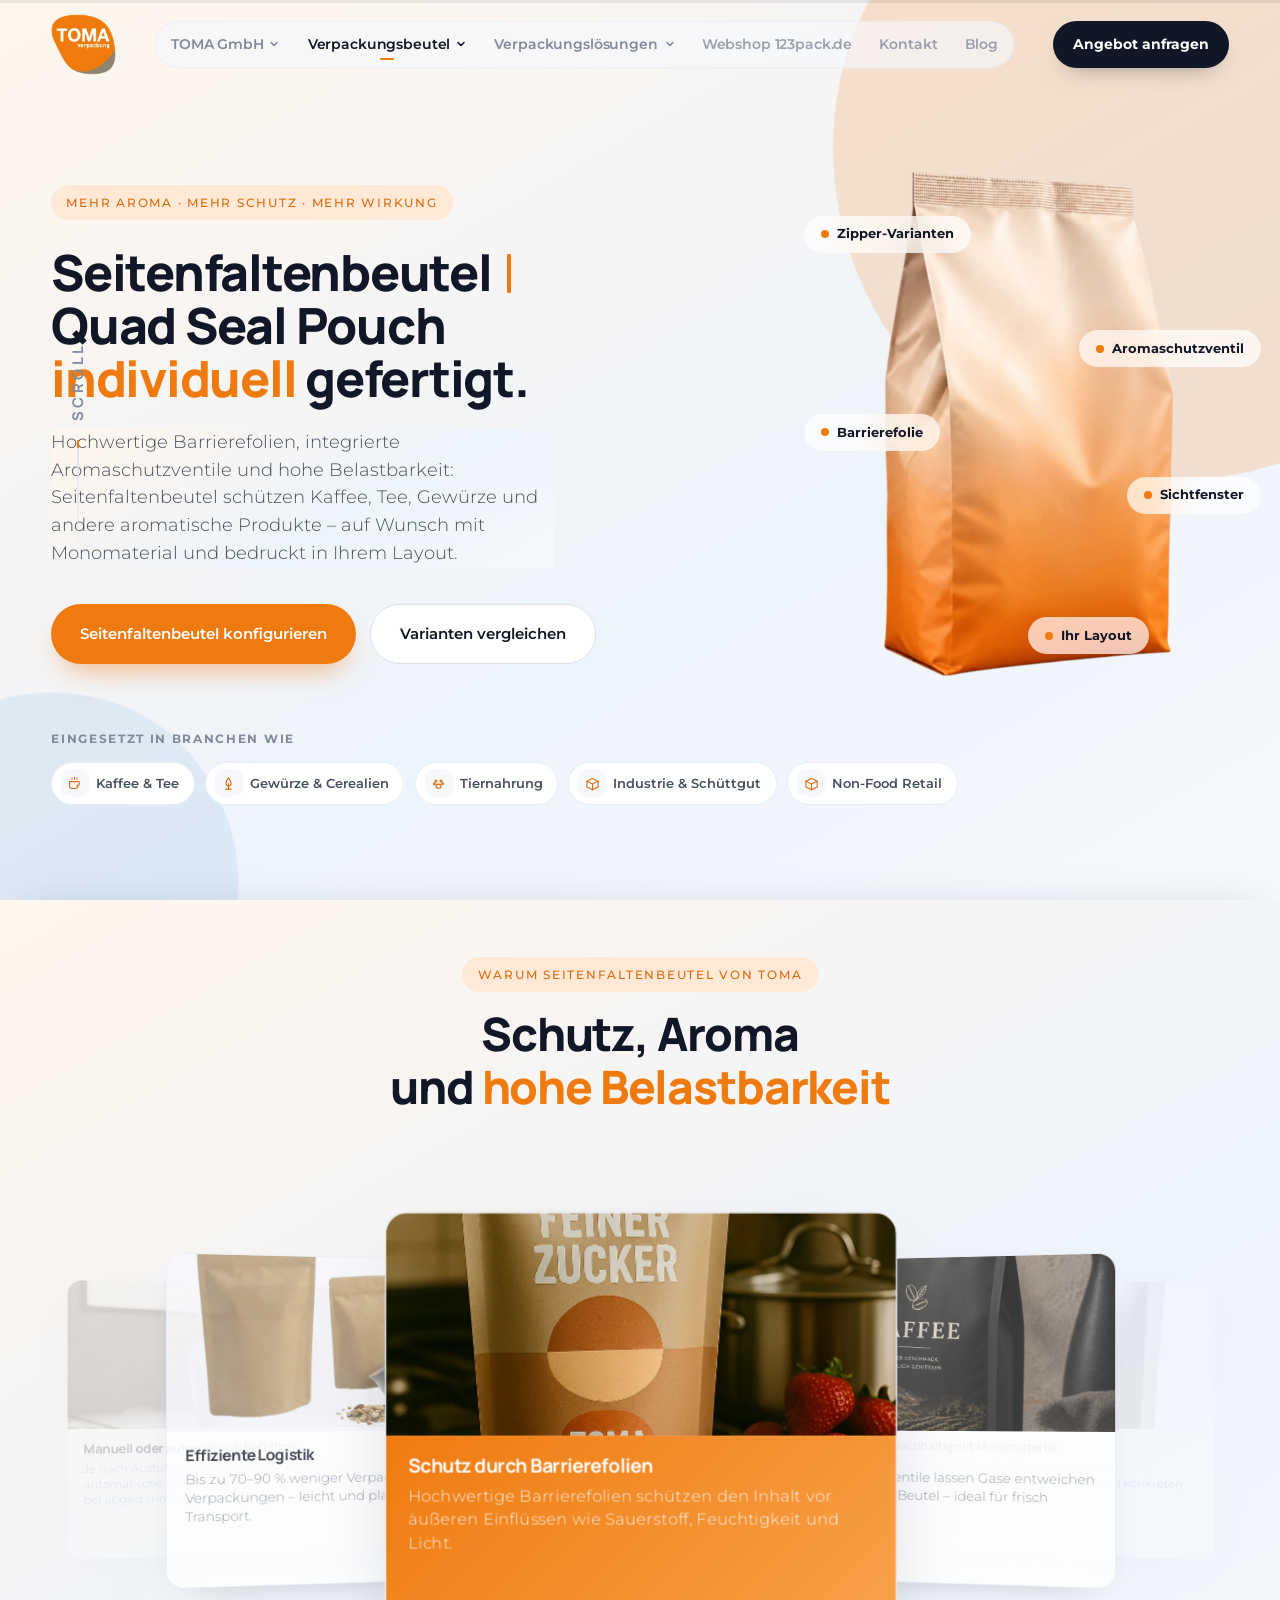
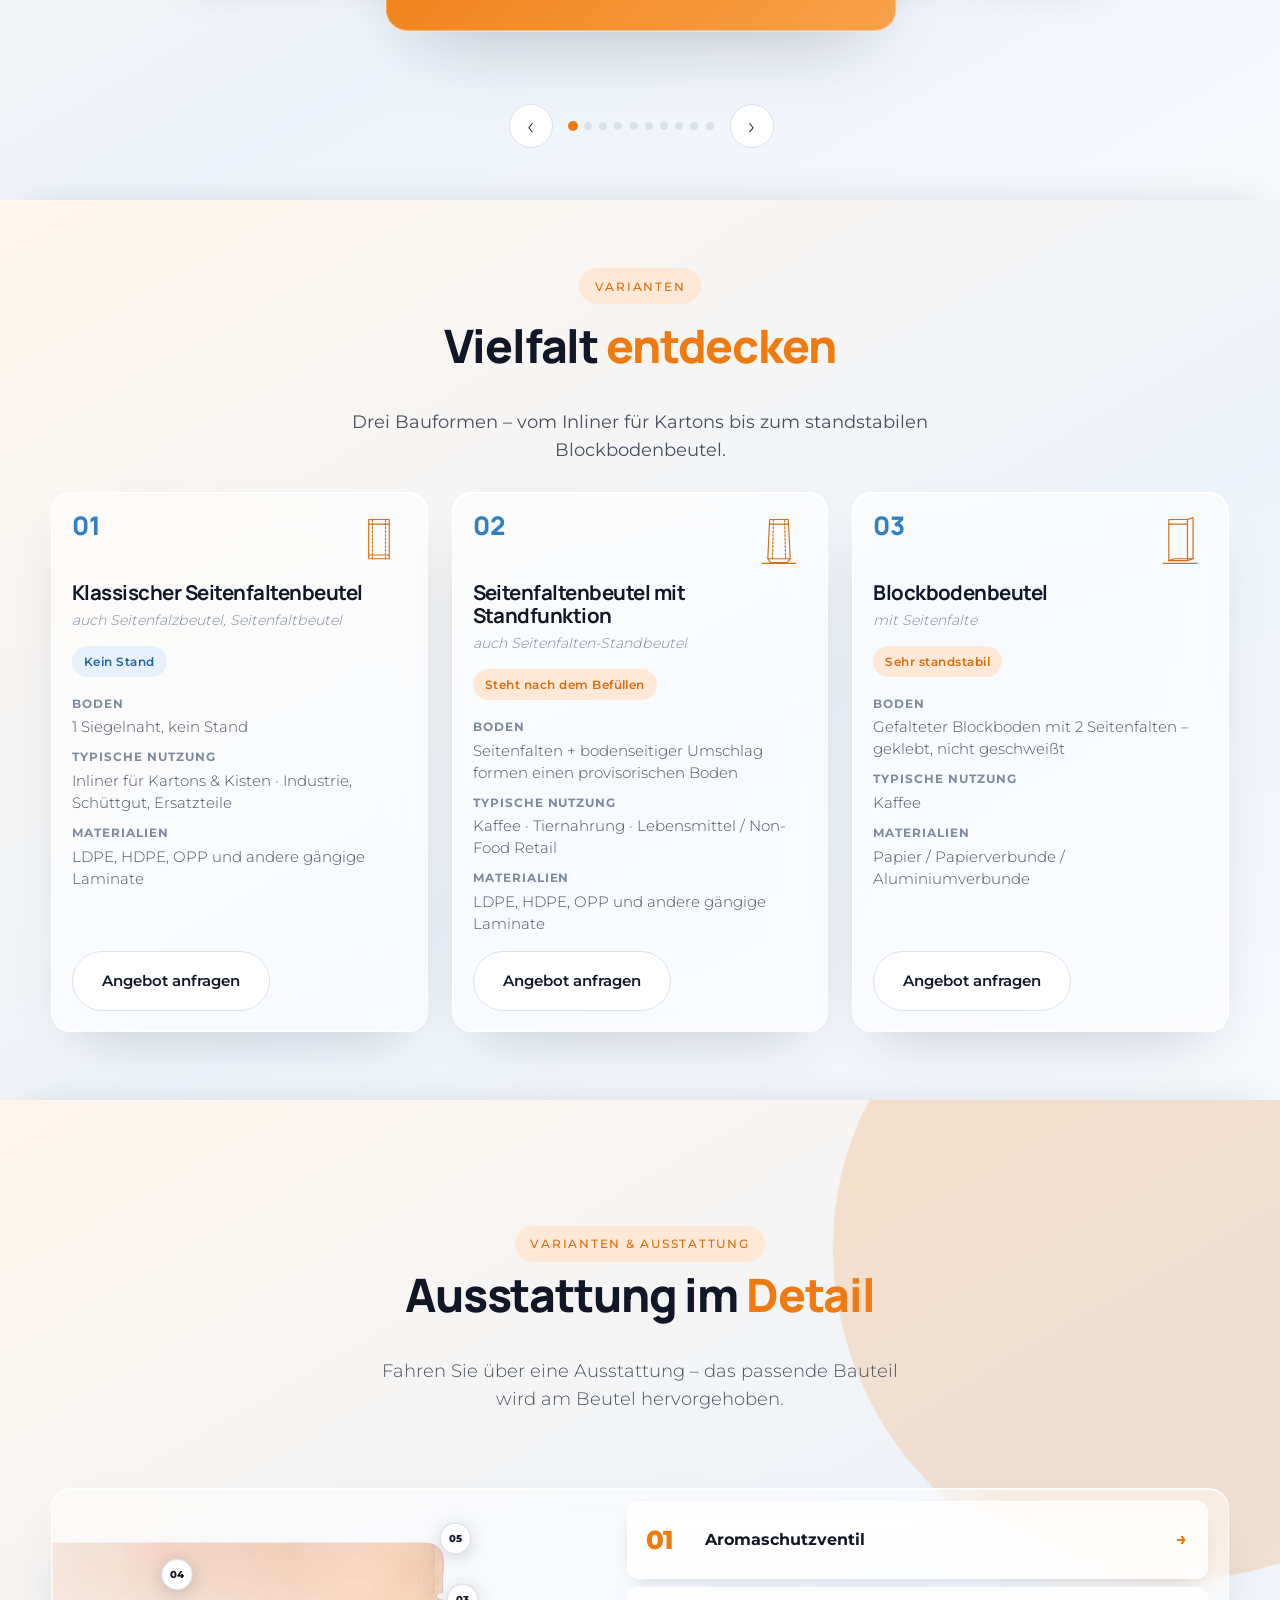
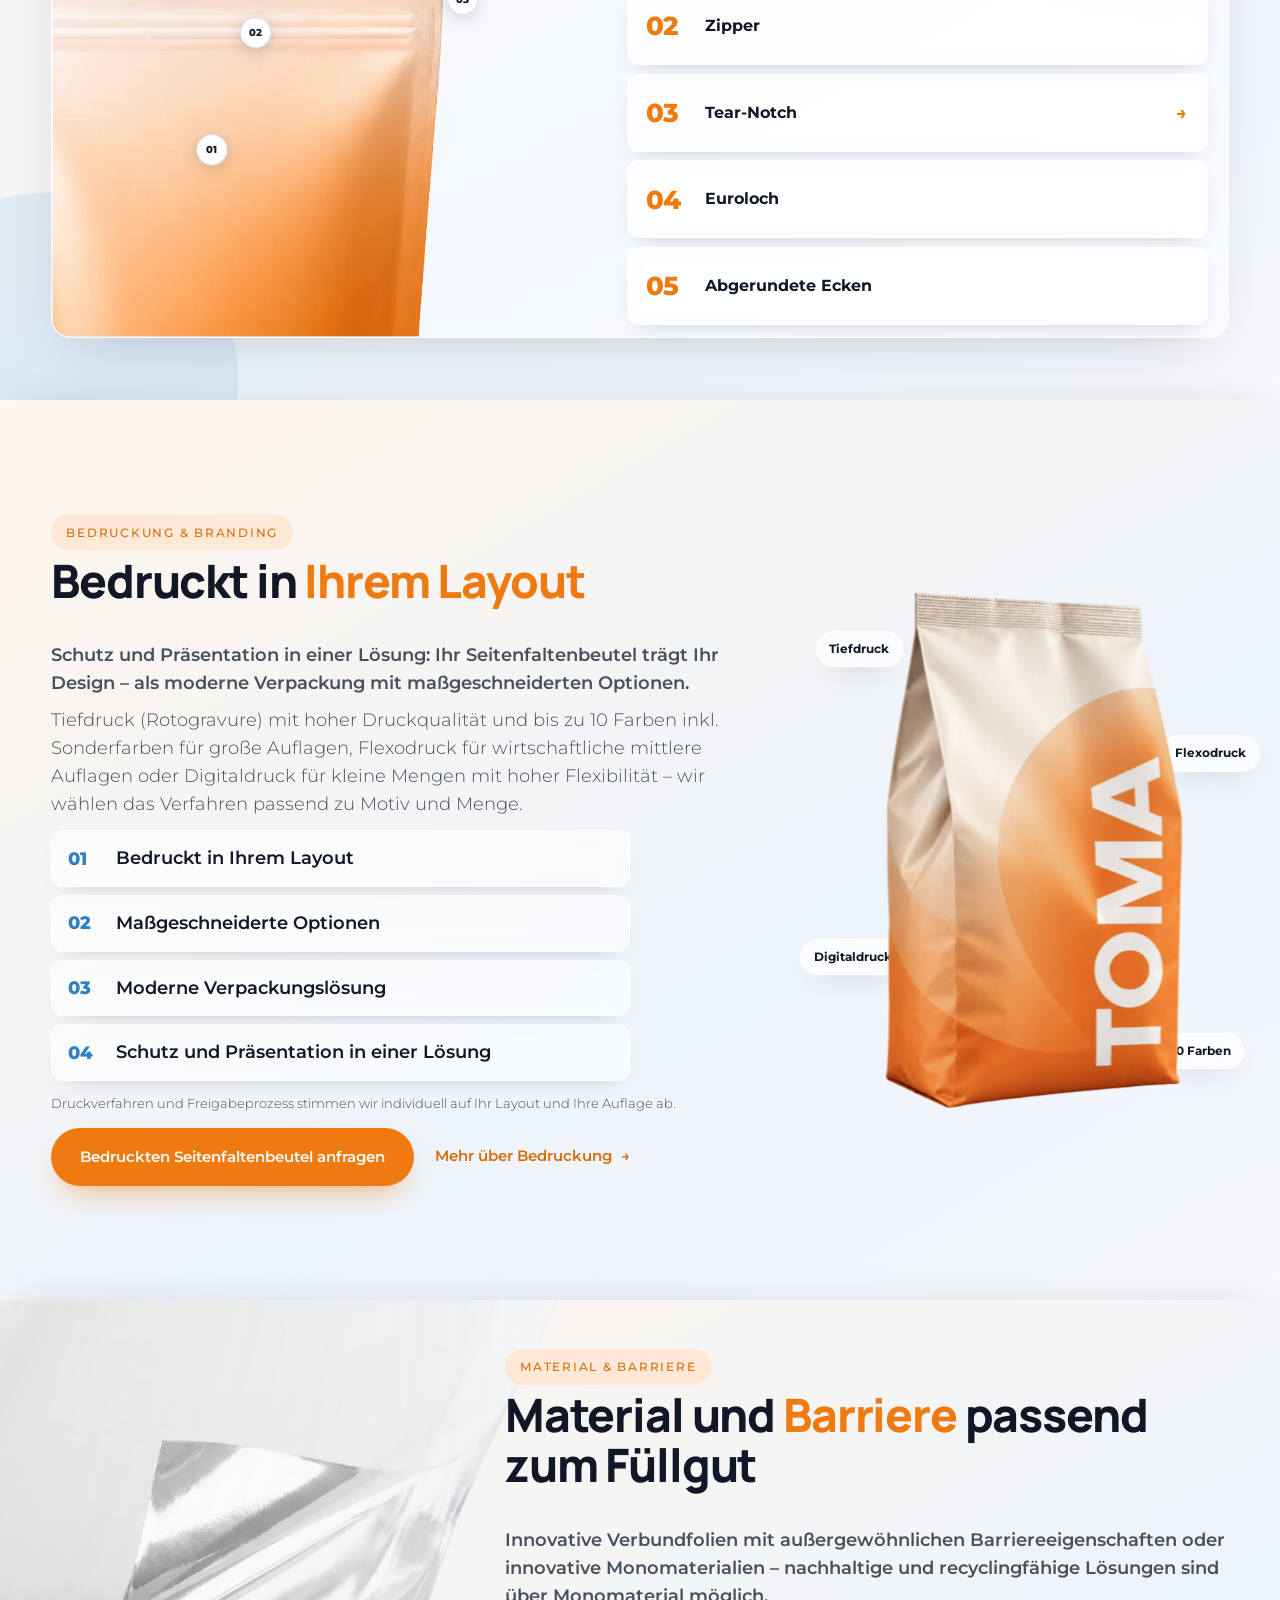
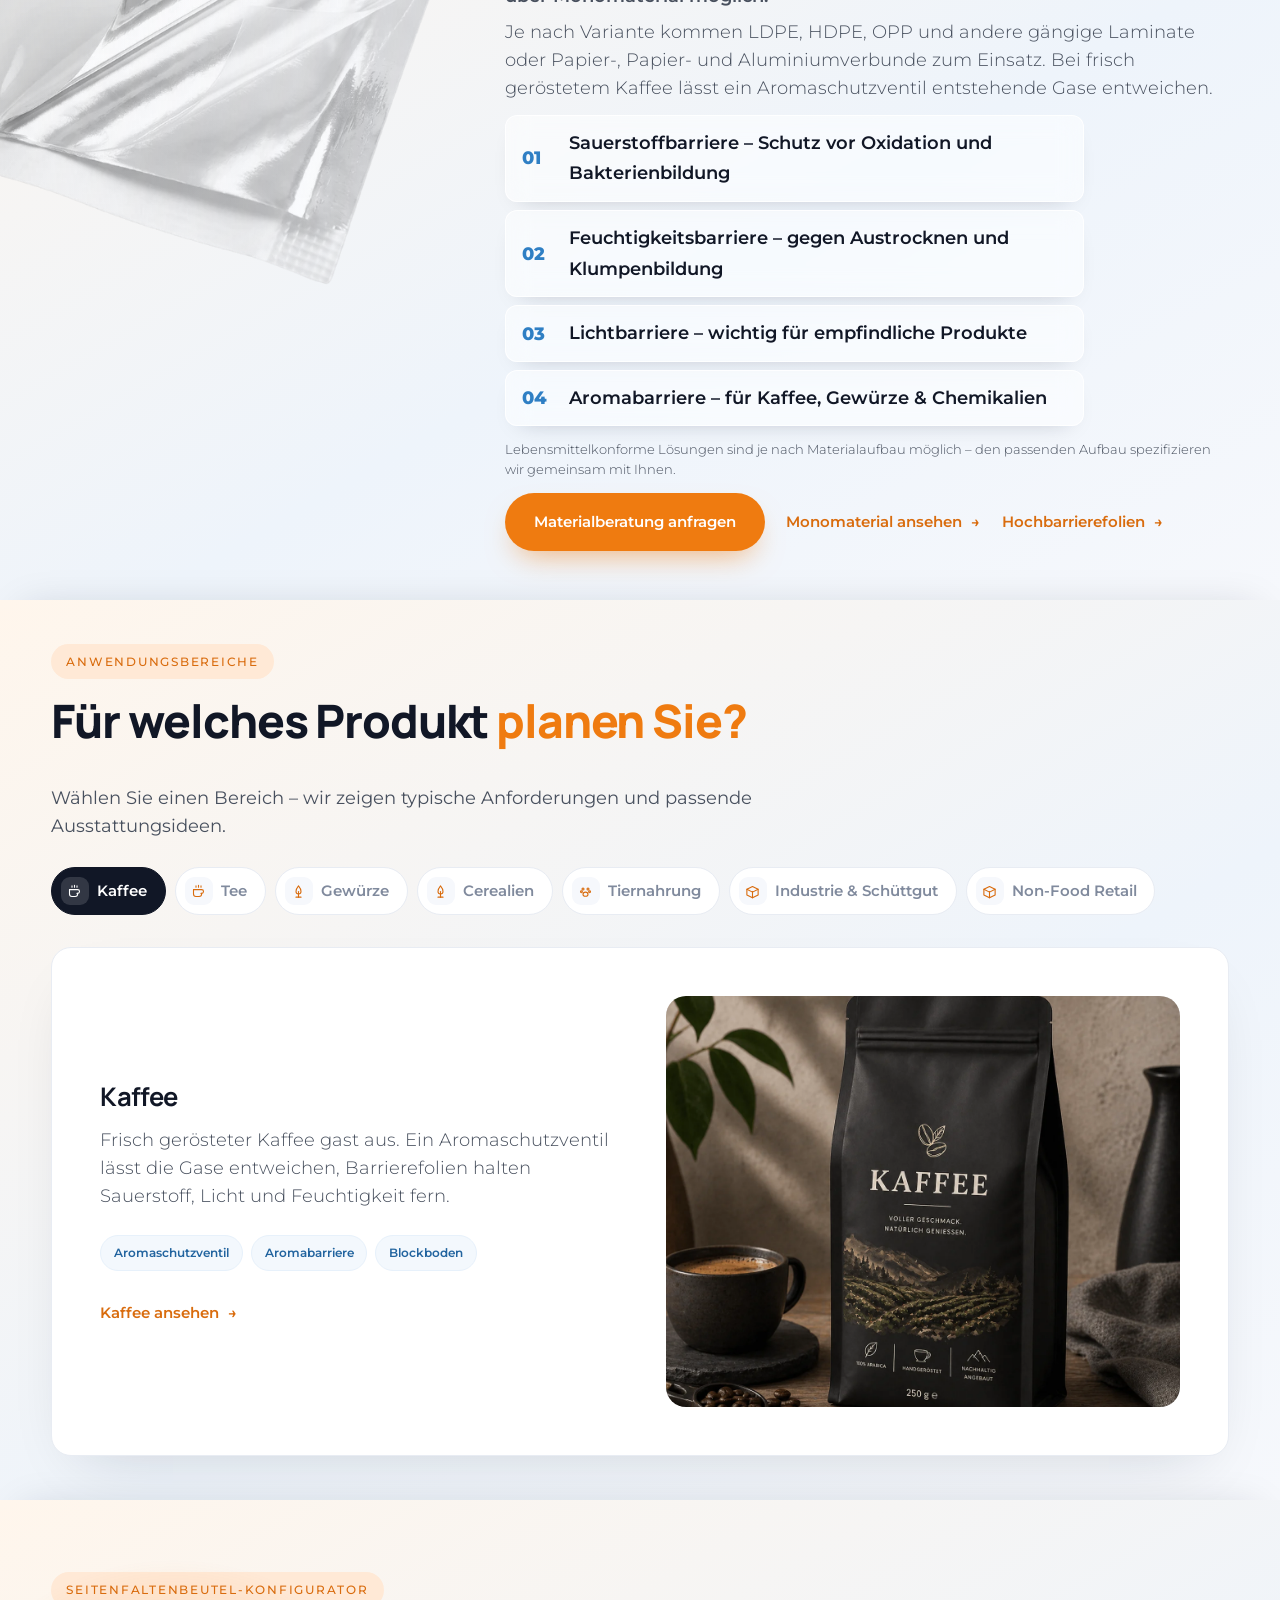
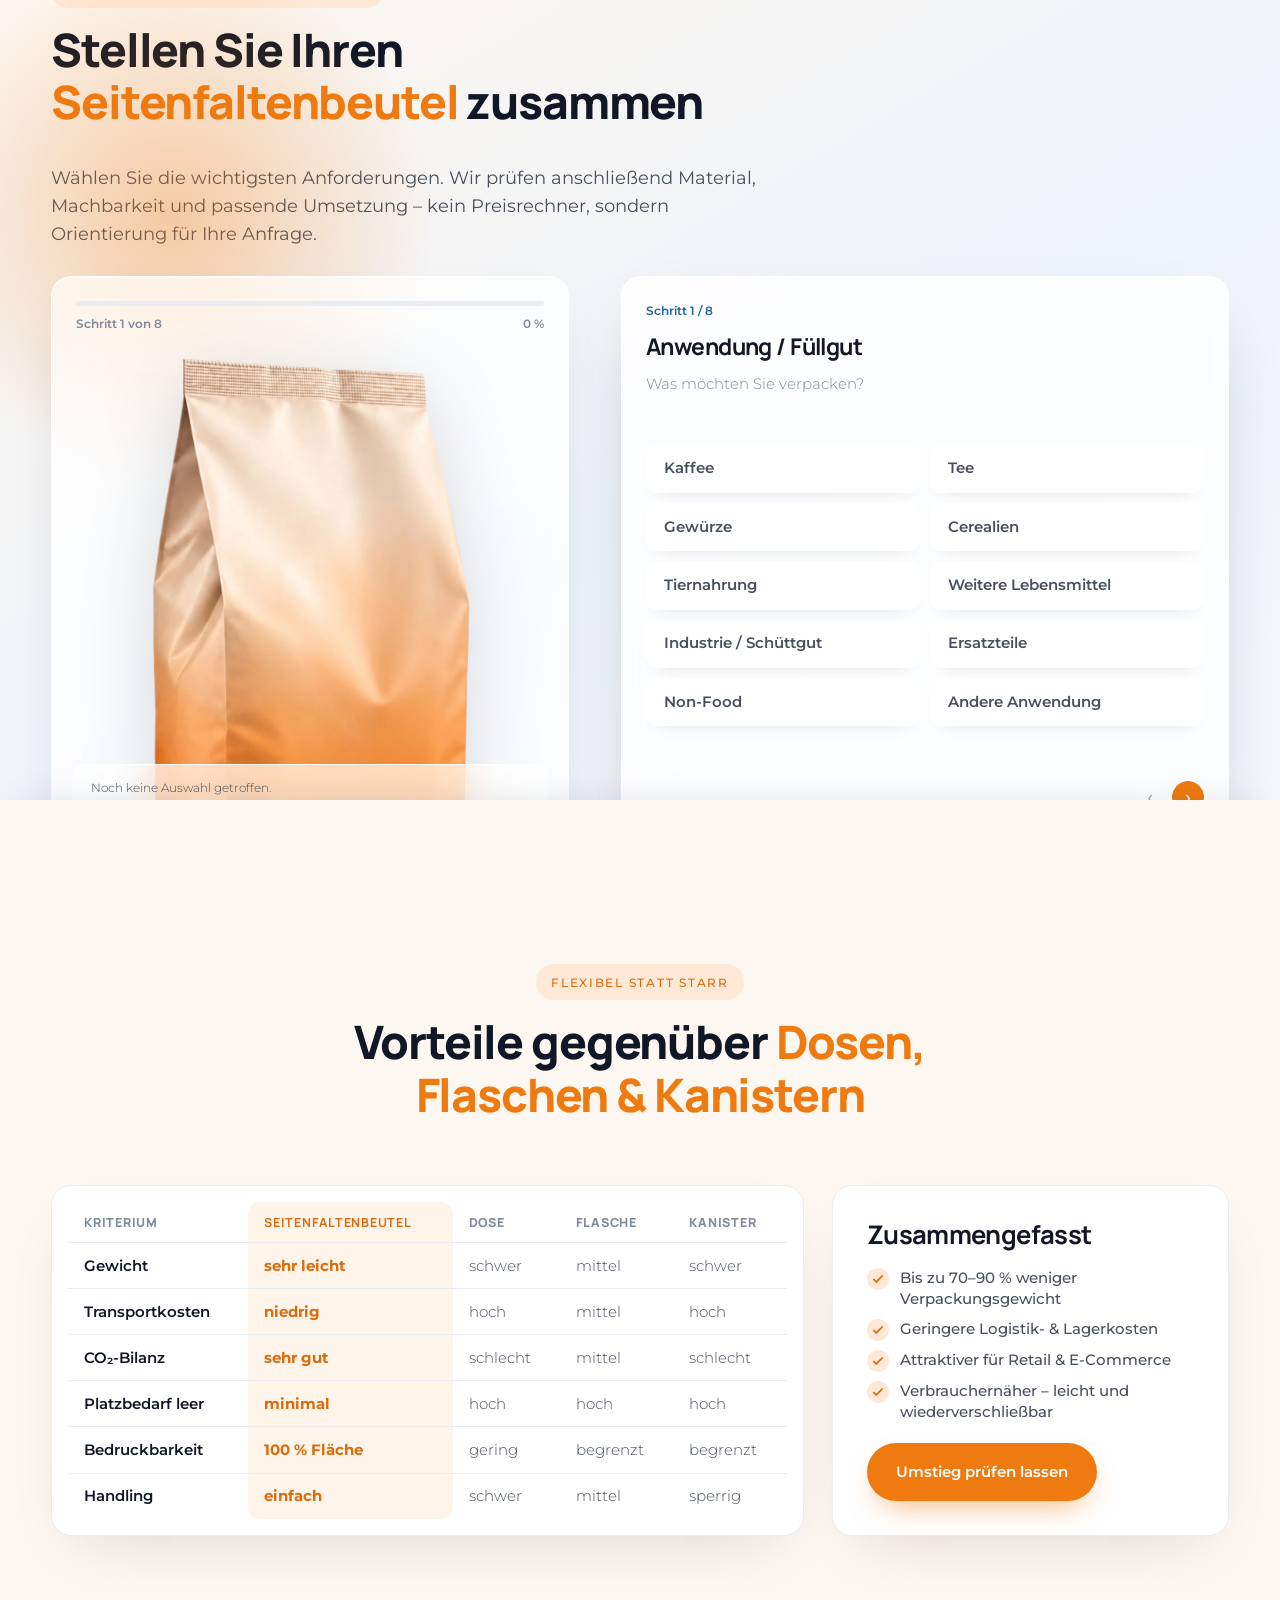
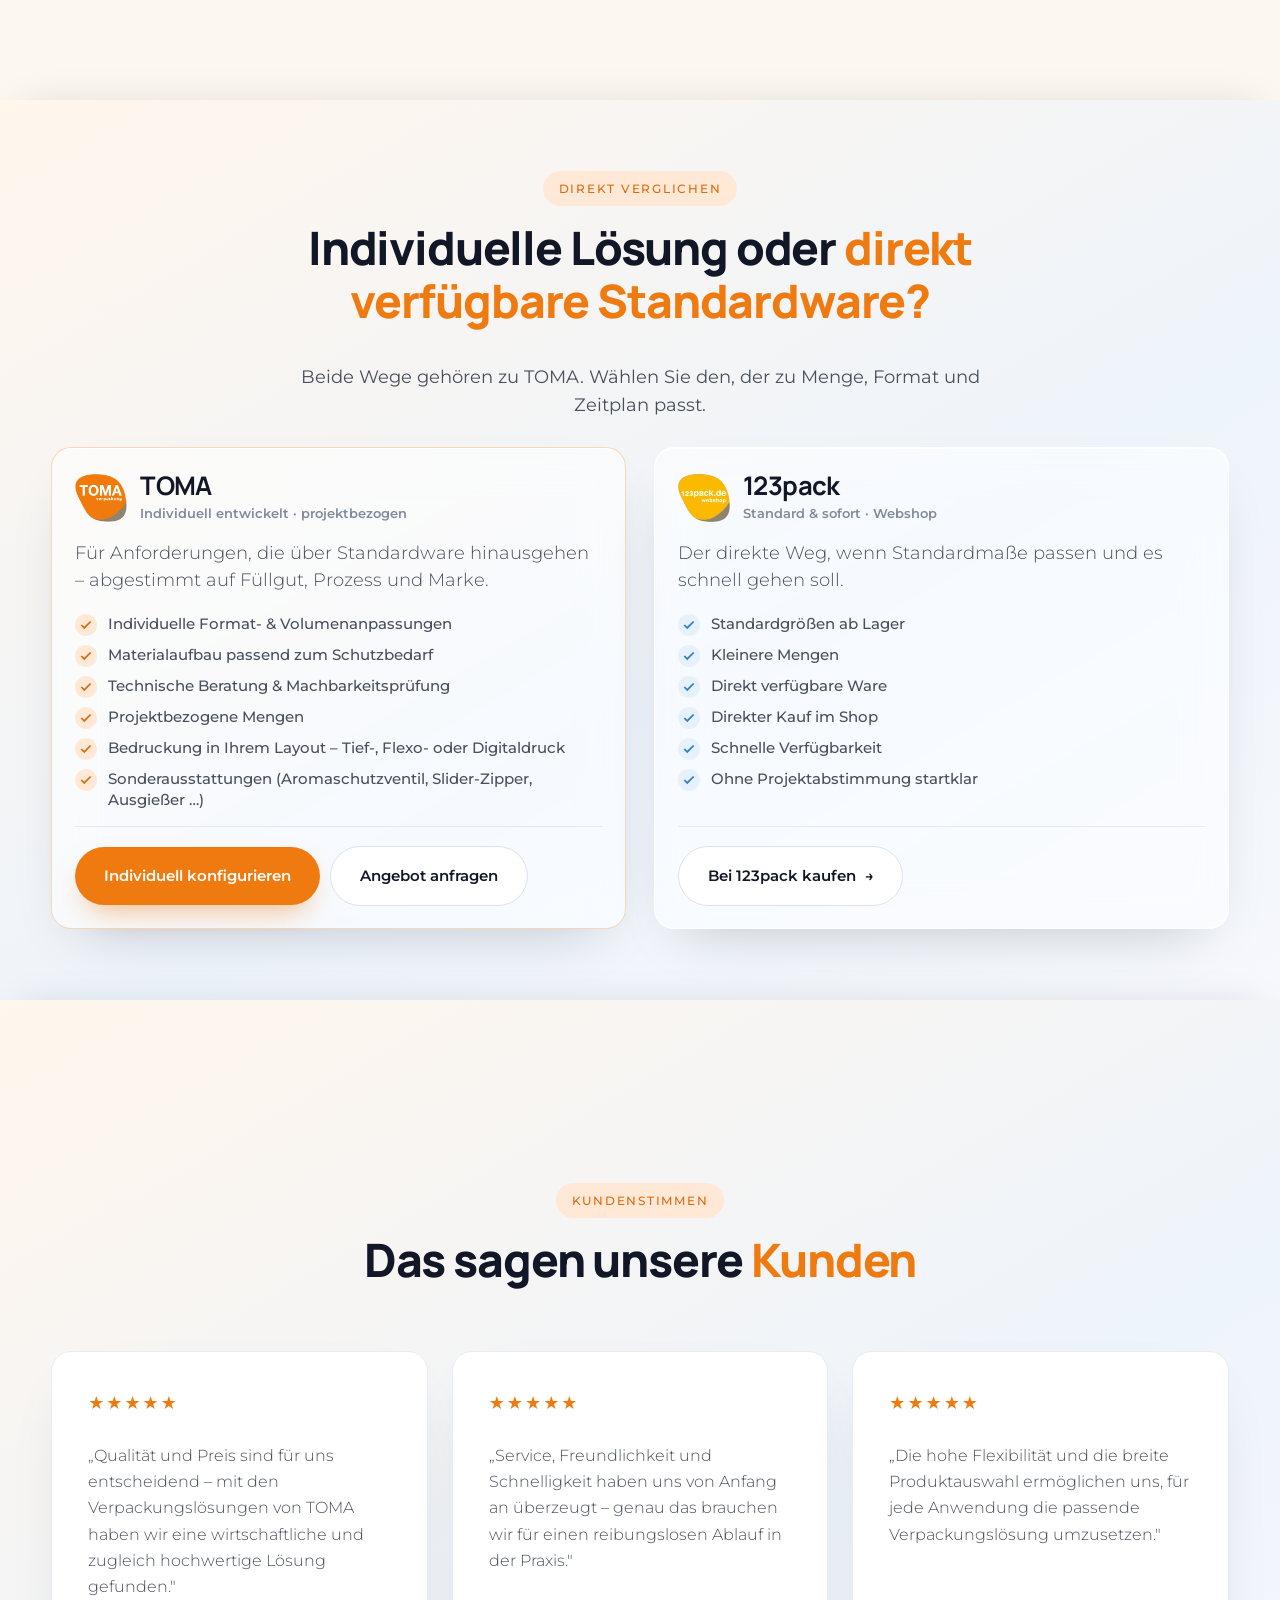
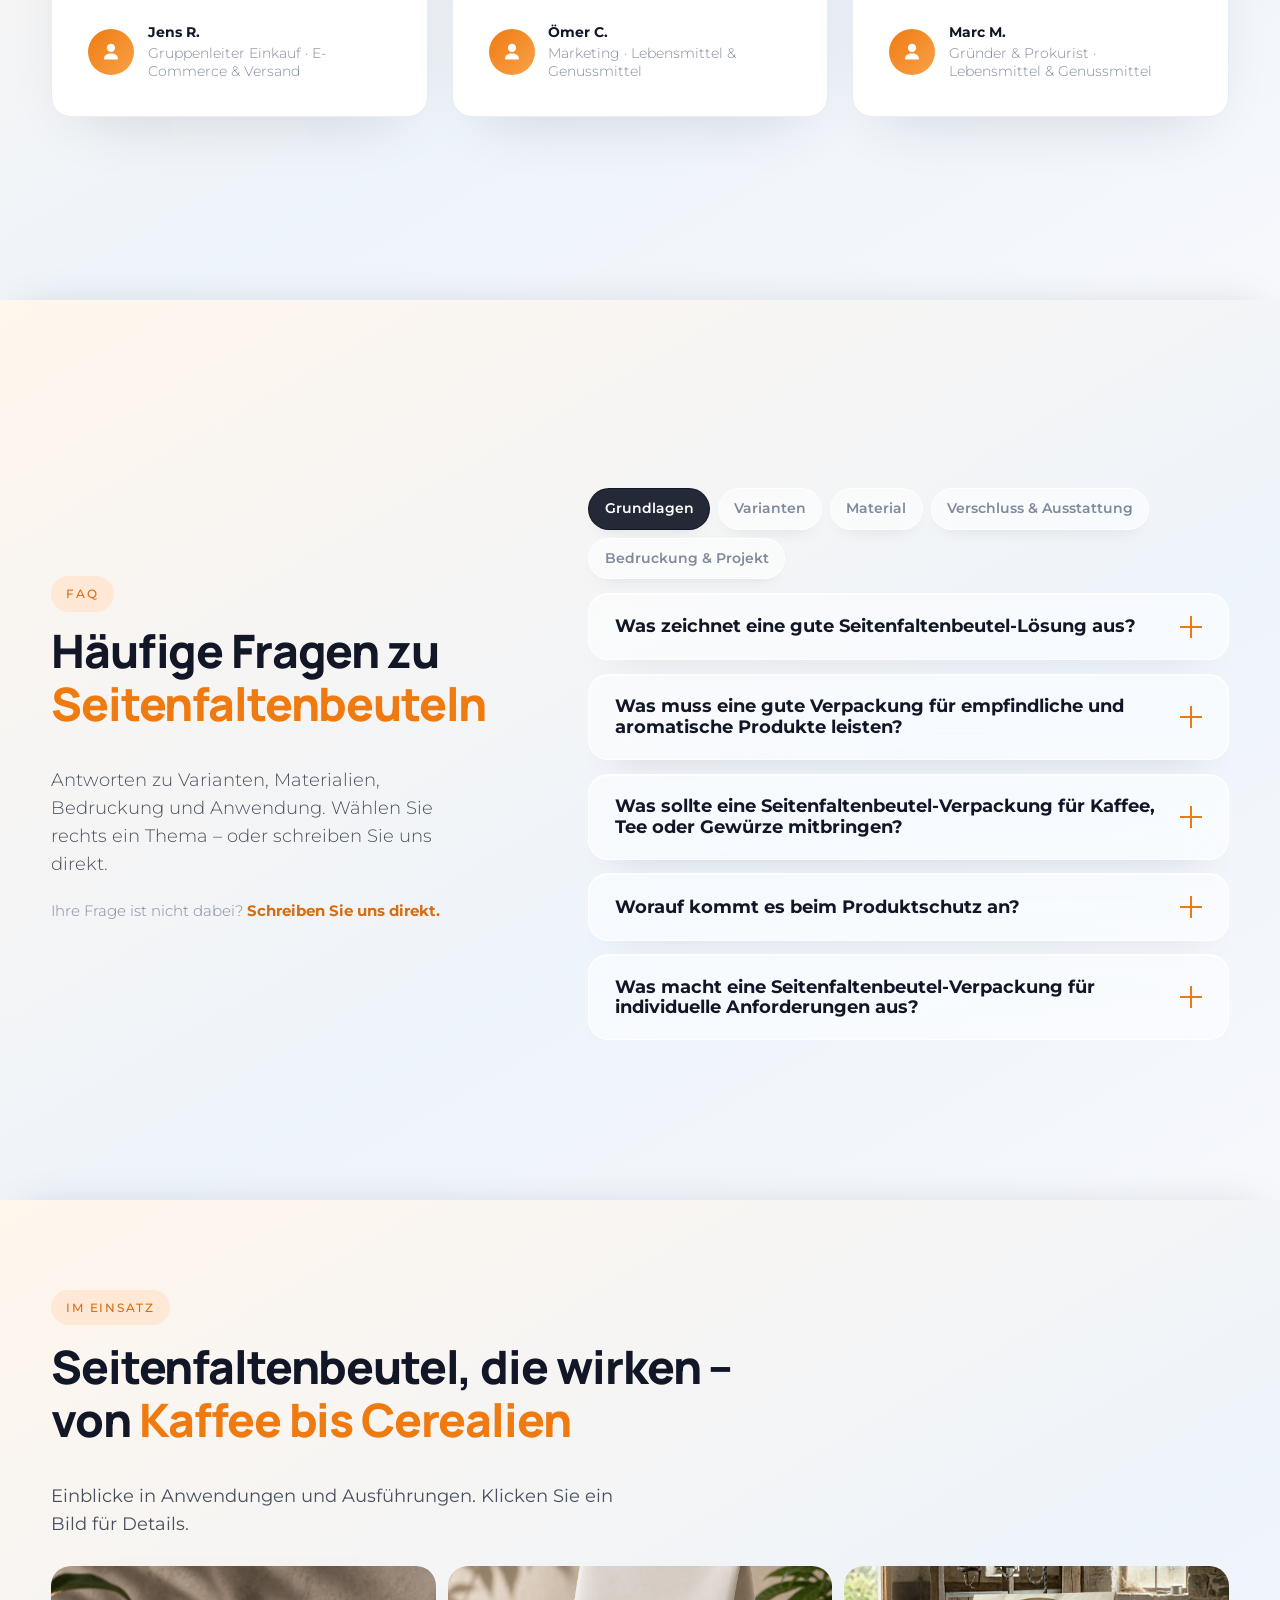
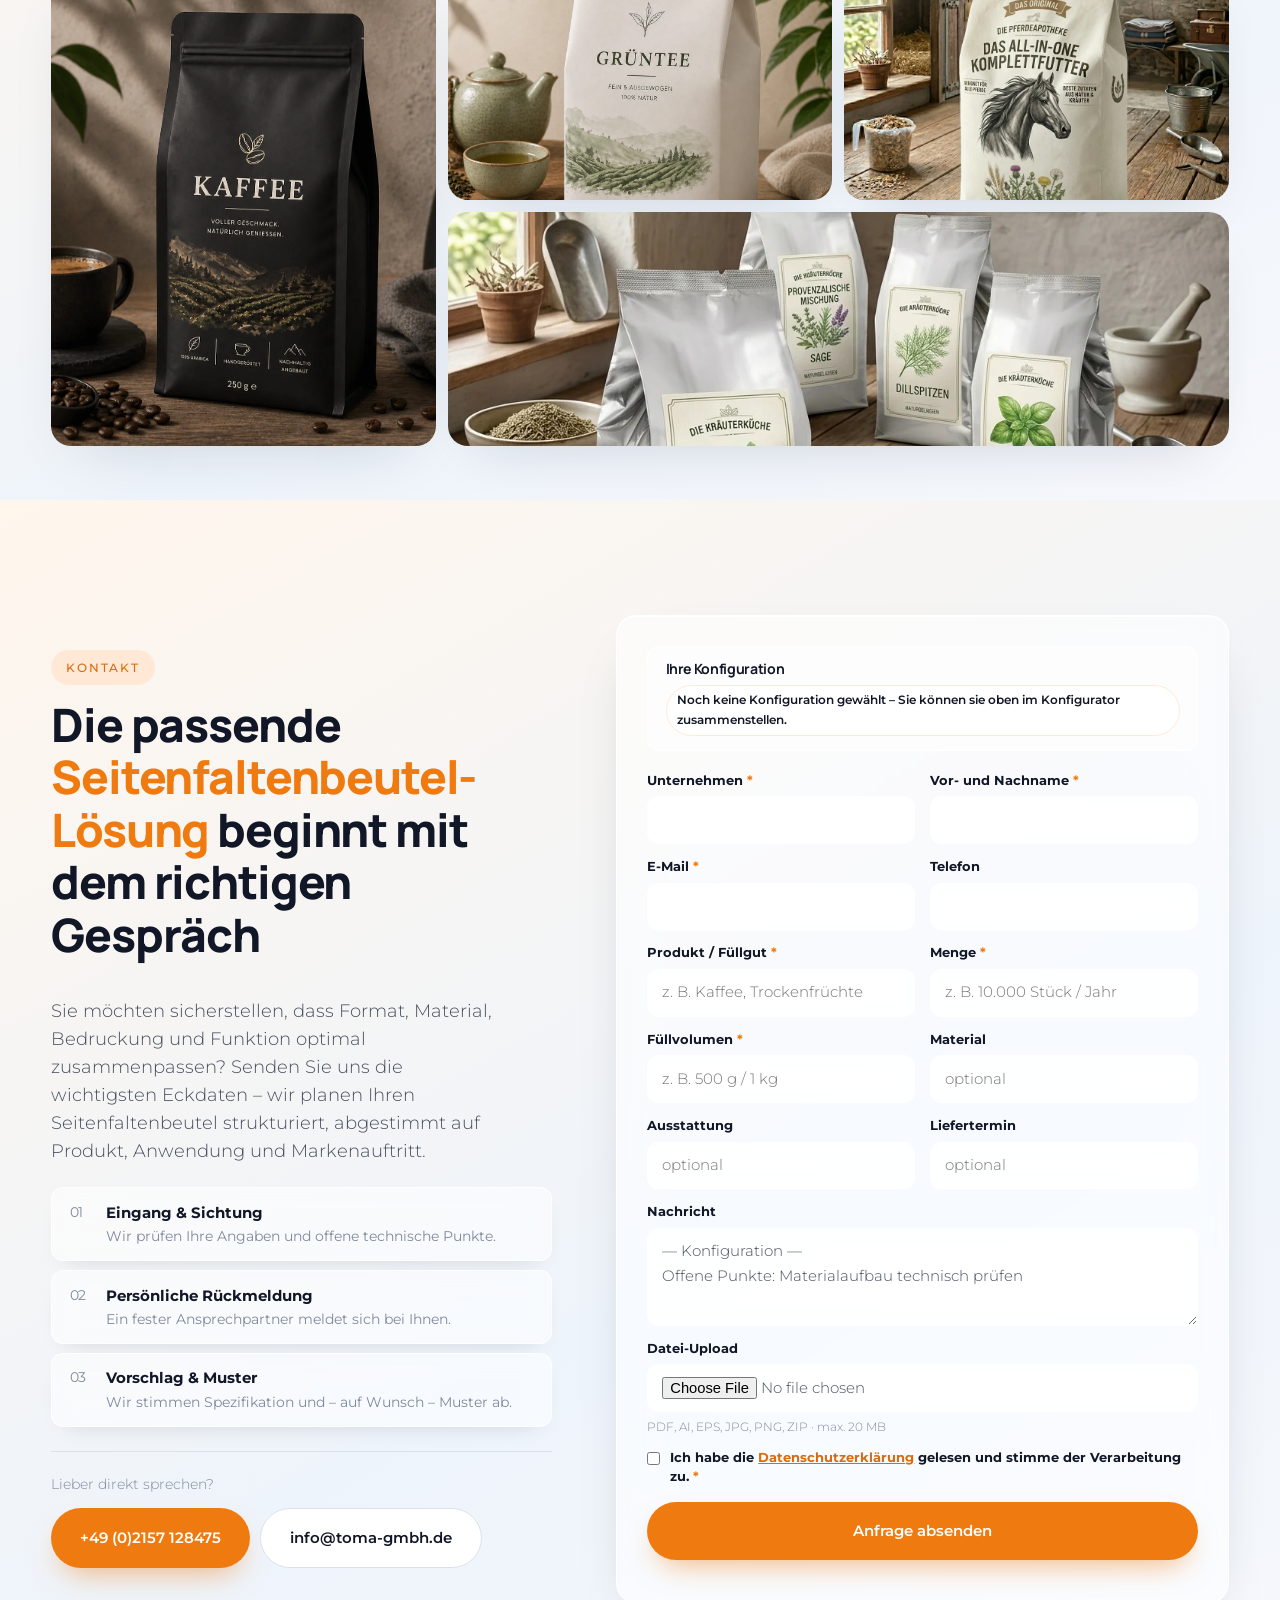
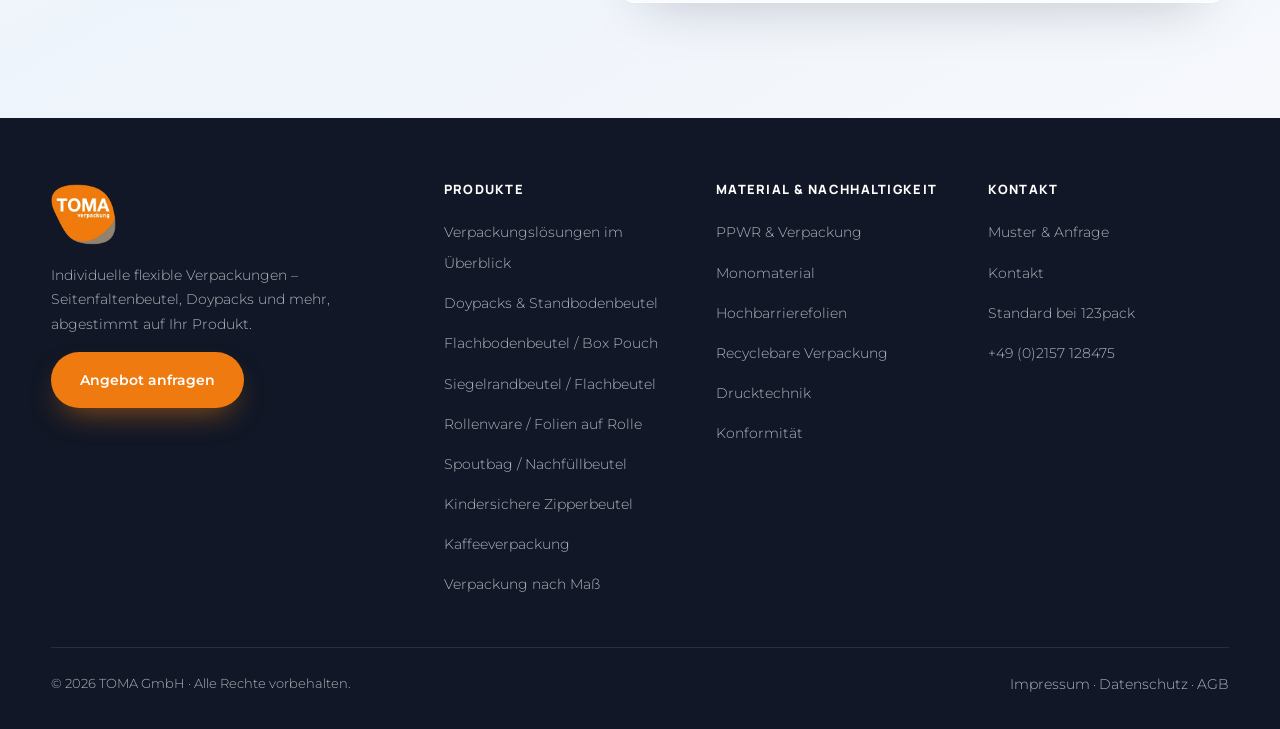
<file: seitenfaltenbeutel.html>
<!DOCTYPE html>
<html lang="de-DE" data-product="seitenfaltenbeutel">
<head>
  <meta charset="UTF-8" />
  <meta name="viewport" content="width=device-width, initial-scale=1.0" />
  <title>Seitenfaltenbeutel / Quad Seal Pouch individuell gefertigt | TOMA GmbH</title>
  <meta name="description" content="Seitenfaltenbeutel / Quad Seal Pouch individuell gefertigt: Barrierefolien, Aromaschutzventil, Monomaterial-Lösungen und Bedruckung in Ihrem Layout – für Kaffee, Tee, Gewürze, Cerealien und mehr." />
  <meta name="leadwerk:focus-keyphrase" content="Seitenfaltenbeutel individuell gefertigt" />
  <meta name="theme-color" content="#ef7b10" />

  <meta property="og:type" content="website" />
  <meta property="og:title" content="Seitenfaltenbeutel / Quad Seal Pouch individuell gefertigt | TOMA GmbH" />
  <meta property="og:description" content="Mehr Aroma, mehr Schutz, mehr Wirkung: Seitenfaltenbeutel mit Barrierefolie, Aromaschutzventil und Wiederverschluss. Variante, Material und Bedruckung abstimmen und anfragen." />
  <meta property="og:image" content="assets/doypack/doypack-scaled.webp" />
  <meta property="og:locale" content="de_DE" />
  <link rel="icon" href="assets/logo-toma.webp" type="image/webp" />

  <link rel="stylesheet" href="css/fonts-local.css" />
  <link rel="stylesheet" href="css/tokens.css" />
  <link rel="stylesheet" href="css/base.css" />
  <link rel="stylesheet" href="css/components.css" />

  <script type="application/ld+json">
  {
    "@context": "https://schema.org",
    "@type": "Product",
    "name": "Seitenfaltenbeutel / Quad Seal Pouch (individuell)",
    "category": "Flexible Verpackung",
    "brand": { "@type": "Brand", "name": "TOMA GmbH" },
    "description": "Individuell gefertigte Seitenfaltenbeutel – klassisch, mit Standfunktion oder als Blockbodenbeutel. Material, Barriere, Aromaschutzventil, Verschluss und Bedruckung werden auf Füllgut und Anwendung abgestimmt.",
    "manufacturer": { "@type": "Organization", "name": "TOMA GmbH", "telephone": "+49-2157-128475", "email": "info@toma-gmbh.de", "url": "https://www.toma-gmbh.de/" }
  }
  </script>
</head>
<body>
  <a class="skip-link" href="#main">Zum Inhalt springen</a>

  <!-- ============================ NAV ============================ -->
  <!-- Struktur wie www.toma-gmbh.de. Verlinkt sind nur bereits angelegte Seiten; alle übrigen Punkte bleiben vorerst Text. -->
  <header class="nav" id="nav">
    <div class="nav__progress" aria-hidden="true">
      <div class="nav__progress-bar" id="navProgress"></div>
    </div>
    <div class="nav__inner">
      <a class="nav__logo" href="index.html" data-lw-page-ref="toma-kopie-home-v1" aria-label="TOMA GmbH – Startseite">
        <span class="nav__logo-mark"><img src="assets/logo-toma.webp" width="52" height="52" alt="TOMA GmbH" data-lw-global="brand.logo" data-lw-type="image" /></span>
      </a>
      <nav class="nav__links" aria-label="Hauptnavigation">
        <ul class="nav__menu">
          <li class="nav__item" data-nav-item>
            <button type="button" class="nav__trigger" aria-expanded="false" aria-controls="navSubToma">TOMA GmbH<svg class="nav__caret" viewBox="0 0 12 12" aria-hidden="true" focusable="false"><path d="M3 4.5 6 7.5l3-3"/></svg></button>
            <div class="nav__dropdown" id="navSubToma">
              <ul class="nav__sublist">
                <li><span class="nav__text">Team</span></li>
                <li><span class="nav__text">Mission und Kompetenzen</span></li>
                <li><a class="nav__sublink" href="ppmr.html">PPWR &amp; Verpackung</a></li>
                <li><span class="nav__text">Nachhaltig und biologisch verpacken</span></li>
                <li><span class="nav__text">Konformitätserklärungen</span></li>
              </ul>
            </div>
          </li>
          <li class="nav__item nav__item--mega" data-nav-item>
            <button type="button" class="nav__trigger is-current" aria-expanded="false" aria-controls="navSubBeutel">Verpackungsbeutel<svg class="nav__caret" viewBox="0 0 12 12" aria-hidden="true" focusable="false"><path d="M3 4.5 6 7.5l3-3"/></svg></button>
            <div class="nav__dropdown nav__mega" id="navSubBeutel">
              <div class="nav__mega-grid nav__mega-grid--beutel">
                <div class="nav__mega-intro">
                  <span class="eyebrow">Verpackungsbeutel</span>
                  <p class="nav__mega-title">Die passende <em>Beutelform</em> für Ihr Produkt</p>
                  <p class="nav__mega-copy">Vom Standbodenbeutel bis zur Folie auf Rolle: Füllgut, Menge und Abfüllung entscheiden, welche Form passt. Wir beraten Sie persönlich.</p>
                  <a class="btn btn--primary nav__mega-cta" href="#anfrage">Beratung anfragen</a>
                </div>
                <div class="nav__mega-col">
                  <p class="nav__mega-heading" id="navMegaBeutel">Beutelformen</p>
                  <p class="nav__mega-sub">Vom Standbodenbeutel bis zur Rolle</p>
                  <ul class="nav__sublist nav__sublist--grid" aria-labelledby="navMegaBeutel">
                    <li><a class="nav__sublink" href="doypack.html" data-preview-src="assets/doypack/doypack.webp"><b>Doypack</b><span>Standbodenbeutel</span></a></li>
                    <li><a class="nav__sublink" href="flachbodenbeutel.html" data-preview-src="assets/flachbodenbeutel/flachbodenbeutel-neutral.webp"><b>Box Pouch</b><span>Flachbodenbeutel</span></a></li>
                    <li><a class="nav__sublink" href="seitenfaltenbeutel.html" data-preview-src="assets/seitenfaltenbeutel/seitenfaltenbeutel-neutral.webp" aria-current="page"><b>Quadro-Seal-Pouch</b><span>Seitenfaltenbeutel</span></a></li>
                    <li><a class="nav__sublink" href="siegelrandbeutel.html" data-preview-src="assets/flachbeutel/flachbeutel-neutral.webp"><b>Siegelrandbeutel</b><span>Flachbeutel</span></a></li>
                    <li><a class="nav__sublink" href="rollenware.html" data-preview-src="assets/rollenware/rollenware-neutral.webp"><b>Rollenware</b><span>Folien auf Rolle</span></a></li>
                    <li><a class="nav__sublink" href="spoutbag.html" data-preview-src="assets/nachfuellbeutel/spoutbag-neutral.webp"><b>Spoutbag</b><span>Nachfüllbeutel</span></a></li>
                  </ul>
                </div>
                <!-- Vorschau wechselt beim Hover/Fokus (nav-menu.js), Verlauf wie .nav__mega-intro -->
                <figure class="nav__preview" aria-hidden="true">
                  <img src="assets/doypack/doypack.webp" width="1086" height="1448" alt="" loading="lazy" decoding="async" data-nav-preview-img />
                  <figcaption><b data-nav-preview-title>Doypack</b><span data-nav-preview-sub>Standbodenbeutel</span></figcaption>
                </figure>
              </div>
              <div class="nav__mega-foot">
                <span class="nav__mega-foot-label" id="navMegaBeutelMehr">Passend dazu</span>
                <ul class="nav__mega-pills" aria-labelledby="navMegaBeutelMehr">
                  <li><a href="verpackungsloesungen.html">Verpackungslösungen im Überblick</a></li>
                  <li><a href="hochbarrierefolien.html">Hochbarrierefolien</a></li>
                  <li><a href="ppmr.html">PPWR &amp; Verpackung</a></li>
                </ul>
              </div>
            </div>
          </li>
          <li class="nav__item nav__item--mega nav__item--split" data-nav-item>
            <a class="nav__trigger" href="verpackungsloesungen.html">Verpackungslösungen</a><button type="button" class="nav__toggle" aria-expanded="false" aria-controls="navSubLoesungen" aria-label="Menü Verpackungslösungen"><svg class="nav__caret" viewBox="0 0 12 12" aria-hidden="true" focusable="false"><path d="M3 4.5 6 7.5l3-3"/></svg></button>
            <div class="nav__dropdown nav__mega" id="navSubLoesungen">
              <div class="nav__mega-grid">
                <div class="nav__mega-intro">
                  <span class="eyebrow">Verpackungslösungen</span>
                  <p class="nav__mega-title">Die passende Lösung für <em>Ihr Produkt</em></p>
                  <p class="nav__mega-copy">Material, Ausstattung und Branche bestimmen, welche Verpackung passt. Wir beraten Sie persönlich.</p>
                  <a class="nav__mega-link" href="verpackungsloesungen.html">Alle Verpackungslösungen im Überblick <span class="arrow" aria-hidden="true">→</span></a>
                  <a class="btn btn--primary nav__mega-cta" href="#anfrage">Beratung anfragen</a>
                </div>
                <div class="nav__mega-col">
                  <p class="nav__mega-heading" id="navMegaMaterial">Materialanwendungen</p>
                  <p class="nav__mega-sub">Nach Füllgut und Schutzbedarf</p>
                  <ul class="nav__mega-list" aria-labelledby="navMegaMaterial">
                    <li><a href="hochbarrierefolien.html">Hochbarrierefolien</a></li>
                    <li><span class="nav__text">Recyclebare Verpackung</span></li>
                    <li><span class="nav__text">Biologisch verpacken</span></li>
                    <li><span class="nav__text">Sterilisierfähige Beutel</span></li>
                    <li><span class="nav__text">Monomaterial</span></li>
                    <li><span class="nav__text">Mikrowellenbeutel</span></li>
                  </ul>
                </div>
                <div class="nav__mega-col">
                  <p class="nav__mega-heading" id="navMegaAttribute">Attribute</p>
                  <p class="nav__mega-sub">Funktionen und Veredelung</p>
                  <ul class="nav__mega-list" aria-labelledby="navMegaAttribute">
                    <li><span class="nav__text">Kindersichere Zipperbeutel</span></li>
                    <li><span class="nav__text">Perforationen</span></li>
                    <li><span class="nav__text">Aufdruck</span></li>
                  </ul>
                </div>
                <div class="nav__mega-col">
                  <p class="nav__mega-heading" id="navMegaBranchen">Branchen</p>
                  <p class="nav__mega-sub">Lösungen nach Einsatzbereich</p>
                  <ul class="nav__mega-list" aria-labelledby="navMegaBranchen">
                    <li><span class="nav__text">Food – Lebensmittelverpackung</span></li>
                    <li><span class="nav__text">Non-Food Verpackungsbeutel</span></li>
                    <li><span class="nav__text">Kaffeeverpackung</span></li>
                    <li><span class="nav__text">Tierfutterverpackung</span></li>
                    <li><span class="nav__text">Chemie</span></li>
                    <li><span class="nav__text">Pharma</span></li>
                  </ul>
                </div>
              </div>
              <div class="nav__mega-foot">
                <span class="nav__mega-foot-label" id="navMegaFormen">Beutelformen</span>
                <ul class="nav__mega-pills" aria-labelledby="navMegaFormen">
                  <li><a href="doypack.html">Doypack</a></li>
                  <li><a href="flachbodenbeutel.html">Box Pouch</a></li>
                  <li><a href="seitenfaltenbeutel.html" aria-current="page">Seitenfaltenbeutel</a></li>
                  <li><a href="siegelrandbeutel.html">Siegelrandbeutel</a></li>
                  <li><a href="rollenware.html">Rollenware</a></li>
                  <li><a href="spoutbag.html">Spoutbag</a></li>
                </ul>
              </div>
            </div>
          </li>
          <li class="nav__item"><span class="nav__text nav__text--top">Webshop 123pack.de</span></li>
          <li class="nav__item"><span class="nav__text nav__text--top">Kontakt</span></li>
          <li class="nav__item"><span class="nav__text nav__text--top">Blog</span></li>
        </ul>
      </nav>
      <div class="nav__cta">
        <a class="nav__cta-btn" href="#anfrage">Angebot anfragen</a>
        <button class="nav__burger" id="navBurger" aria-label="Menü öffnen" aria-expanded="false" aria-controls="navMobile">
          <span class="nav__burger-lines" aria-hidden="true"><i></i><i></i><i></i></span>
        </button>
      </div>
    </div>
  </header>

  <div class="nav__mobile" id="navMobile" aria-hidden="true">
    <div class="nav__mobile-panel">
      <div class="nav__mobile-top">
        <span class="nav__mobile-label">Menü</span>
        <button class="nav__mobile-close" id="navClose" aria-label="Menü schließen">
          <span aria-hidden="true"></span>
        </button>
      </div>
      <nav class="nav__mobile-links" aria-label="Mobile Navigation">
        <div class="nav__mgroup" data-nav-mgroup>
          <button type="button" class="nav__mtrigger" aria-expanded="false" aria-controls="navMSubToma"><span class="nav__mnum">01</span>TOMA GmbH<svg class="nav__caret" viewBox="0 0 12 12" aria-hidden="true" focusable="false"><path d="M3 4.5 6 7.5l3-3"/></svg></button>
          <ul class="nav__msub" id="navMSubToma" hidden>
            <li><span class="nav__text">Team</span></li>
            <li><span class="nav__text">Mission und Kompetenzen</span></li>
            <li><a href="ppmr.html">PPWR &amp; Verpackung</a></li>
            <li><span class="nav__text">Nachhaltig und biologisch verpacken</span></li>
            <li><span class="nav__text">Konformitätserklärungen</span></li>
          </ul>
        </div>
        <div class="nav__mgroup" data-nav-mgroup>
          <button type="button" class="nav__mtrigger is-current" aria-expanded="false" aria-controls="navMSubBeutel"><span class="nav__mnum">02</span>Verpackungsbeutel<svg class="nav__caret" viewBox="0 0 12 12" aria-hidden="true" focusable="false"><path d="M3 4.5 6 7.5l3-3"/></svg></button>
          <ul class="nav__msub" id="navMSubBeutel" hidden>
            <li><a href="doypack.html">Doypack | Standbodenbeutel</a></li>
            <li><a href="flachbodenbeutel.html">Box Pouch | Flachbodenbeutel</a></li>
            <li><a href="seitenfaltenbeutel.html" aria-current="page">Quadro-Seal-Pouch | Seitenfaltenbeutel</a></li>
            <li><a href="siegelrandbeutel.html">Siegelrandbeutel | Flachbeutel</a></li>
            <li><a href="rollenware.html">Rollenware | Folien auf Rolle</a></li>
            <li><a href="spoutbag.html">Spoutbag / Nachfüllbeutel</a></li>
          </ul>
        </div>
        <div class="nav__mgroup" data-nav-mgroup>
          <div class="nav__mhead"><a class="nav__mtrigger" href="verpackungsloesungen.html"><span class="nav__mnum">03</span>Verpackungslösungen</a><button type="button" class="nav__mtoggle" aria-expanded="false" aria-controls="navMSubLoesungen" aria-label="Menü Verpackungslösungen"><svg class="nav__caret" viewBox="0 0 12 12" aria-hidden="true" focusable="false"><path d="M3 4.5 6 7.5l3-3"/></svg></button></div>
          <div class="nav__msub" id="navMSubLoesungen" hidden>
            <ul>
              <li><a href="verpackungsloesungen.html">Verpackungslösungen im Überblick</a></li>
            </ul>
            <p class="nav__mheading">Materialanwendungen</p>
            <ul>
              <li><a href="hochbarrierefolien.html">Hochbarrierefolien</a></li>
              <li><span class="nav__text">Recyclebare Verpackung</span></li>
              <li><span class="nav__text">Biologisch verpacken</span></li>
              <li><span class="nav__text">Sterilisierfähige Beutel</span></li>
              <li><span class="nav__text">Monomaterial</span></li>
              <li><span class="nav__text">Mikrowellenbeutel</span></li>
            </ul>
            <p class="nav__mheading">Attribute</p>
            <ul>
              <li><span class="nav__text">Kindersichere Zipperbeutel</span></li>
              <li><span class="nav__text">Perforationen</span></li>
              <li><span class="nav__text">Aufdruck</span></li>
            </ul>
            <p class="nav__mheading">Branchen</p>
            <ul>
              <li><span class="nav__text">Food – Lebensmittelverpackung</span></li>
              <li><span class="nav__text">Non-Food Verpackungsbeutel</span></li>
              <li><span class="nav__text">Kaffeeverpackung</span></li>
              <li><span class="nav__text">Tierfutterverpackung</span></li>
              <li><span class="nav__text">Chemie</span></li>
              <li><span class="nav__text">Pharma</span></li>
            </ul>
          </div>
        </div>
        <span class="nav__mtext"><span class="nav__mnum">04</span>Webshop 123pack.de</span>
        <span class="nav__mtext"><span class="nav__mnum">05</span>Kontakt</span>
        <span class="nav__mtext"><span class="nav__mnum">06</span>Blog</span>
      </nav>
      <a class="nav__cta-btn nav__cta-btn--block" href="#anfrage">Angebot anfragen</a>
    </div>
  </div>

  <a class="hero__scroll" href="#warum" data-hero="scroll" aria-label="Weiter scrollen">
    <span class="hero__scroll-label">Scroll</span>
    <span class="hero__scroll-track" aria-hidden="true">
      <span class="hero__scroll-dot"></span>
    </span>
  </a>

  <main id="main" data-snap>

    <!-- ============================ HERO ============================ -->
    <!-- Bilder: Platzhalter aus dem Doypack-Bestand, werden durch Seitenfaltenbeutel-Visuals ersetzt -->
    <section class="hero stack-panel" id="hero" style="--stack-z: 1" aria-labelledby="hero-title" data-lw-section="hero">
      <div class="sil sil--hero" aria-hidden="true"><svg viewBox="0 0 200 180"><use href="#toma-silhouette"/></svg></div>
      <div class="sil sil--hero-soft" aria-hidden="true"><svg viewBox="0 0 200 180"><use href="#toma-silhouette"/></svg></div>
      <div class="container--wide hero__layout">
        <div class="hero__grid">
          <div class="hero__copy">
            <span class="eyebrow hero__eyebrow" data-hero="eyebrow" data-lw-field="hero.eyebrow" data-lw-type="text">Mehr Aroma · mehr Schutz · mehr Wirkung</span>
            <h1 id="hero-title" data-lw-field="hero.title" data-lw-type="richtext">
              <span class="line"><span data-hero="line"><span class="hero__name">Seitenfaltenbeutel<span class="visually-hidden">,</span><span class="hero__sep" aria-hidden="true"></span></span> <span class="hero__name">Quad Seal Pouch</span></span></span>
              <span class="line"><span data-hero="line"><em>individuell</em> gefertigt.</span></span>
            </h1>
            <p class="hero__sub lead" data-hero="sub" data-lw-field="hero.copy" data-lw-type="textarea">Hochwertige Barrierefolien, integrierte Aromaschutzventile und hohe Belastbarkeit: Seitenfaltenbeutel schützen Kaffee, Tee, Gewürze und andere aromatische Produkte – auf Wunsch mit Monomaterial und bedruckt in Ihrem Layout.</p>
            <div class="hero__ctas" data-hero="ctas">
              <a class="btn btn--primary" href="#konfigurator">Seitenfaltenbeutel konfigurieren</a>
              <a class="btn btn--ghost" href="#varianten">Varianten vergleichen</a>
            </div>
          </div>

          <div class="hero__visual" data-hero="visual">
            <div class="media media--hero" data-hero-stage>
              <div class="hero__float" data-hero-float>
                <img src="assets/seitenfaltenbeutel/seitenfaltenbeutel-neutral.webp" width="858" height="1457" alt="TOMA Seitenfaltenbeutel" fetchpriority="high" decoding="async" data-hero-img data-lw-field="hero.image" data-lw-type="image" />
              </div>
            </div>
            <button type="button" class="hero__badge glass hero__badge--1" data-hero="badge" data-image="assets/seitenfaltenbeutel/seitenfaltenbeutel-bedruckt.webp" data-alt="TOMA Seitenfaltenbeutel mit individueller Bedruckung" aria-pressed="false"><span class="dot" aria-hidden="true"></span>Ihr Layout</button>
            <button type="button" class="hero__badge glass hero__badge--2" data-hero="badge" data-image="assets/seitenfaltenbeutel/seitenfaltenbeutel-neutral.webp" data-alt="TOMA Seitenfaltenbeutel" aria-pressed="false"><span class="dot" aria-hidden="true"></span>Aromaschutzventil</button>
            <button type="button" class="hero__badge glass hero__badge--3" data-hero="badge" data-image="assets/seitenfaltenbeutel/seitenfaltenbeutel-neutral.webp" data-alt="TOMA Seitenfaltenbeutel" aria-pressed="false"><span class="dot" aria-hidden="true"></span>Zipper-Varianten</button>
            <button type="button" class="hero__badge glass hero__badge--4" data-hero="badge" data-image="assets/seitenfaltenbeutel/seitenfaltenbeutel-neutral.webp" data-alt="TOMA Seitenfaltenbeutel" aria-pressed="false"><span class="dot" aria-hidden="true"></span>Barrierefolie</button>
            <button type="button" class="hero__badge glass hero__badge--5" data-hero="badge" data-image="assets/seitenfaltenbeutel/seitenfaltenbeutel-sichtfenster.webp" data-alt="TOMA Seitenfaltenbeutel mit Sichtfenster" aria-pressed="false"><span class="dot" aria-hidden="true"></span>Sichtfenster</button>
          </div>
        </div>

        <div class="hero__strip" data-hero="strip">
          <span class="hero__strip-label">Eingesetzt in Branchen wie</span>
          <div class="hero__branches" id="branchStrip"></div>
        </div>
      </div>
    </section>

    <!-- ============================ VORTEILE-KARUSSELL ============================ -->
    <section class="section values stack-panel" id="warum" style="--stack-z: 2" aria-labelledby="values-title" data-lw-section="benefits">
      <div class="container--wide">
        <div class="section-head section-head--center" data-reveal>
          <span class="eyebrow">Warum Seitenfaltenbeutel von TOMA</span>
          <h2 id="values-title">Schutz, Aroma<br>und <em>hohe Belastbarkeit</em></h2>
        </div>
        <div class="values-carousel" id="valuesCarousel" data-reveal aria-roledescription="Karussell" aria-label="Vorteile von TOMA-Seitenfaltenbeuteln">
          <div class="values-carousel__viewport">
            <div class="values-carousel__track"></div>
          </div>
          <div class="values-carousel__controls">
            <button type="button" class="values-carousel__btn" data-values-prev aria-label="Vorherige Vorteile">‹</button>
            <div class="values-carousel__dots" role="tablist" aria-label="Vorteile wählen"></div>
            <button type="button" class="values-carousel__btn" data-values-next aria-label="Nächste Vorteile">›</button>
          </div>
        </div>
      </div>
    </section>

    <!-- ============================ VARIANTEN (Bauformen) ============================ -->
    <section class="section variants stack-panel" id="varianten" style="--stack-z: 3" aria-labelledby="variants-title" data-lw-section="variants">
      <div class="container--wide">
        <div class="section-head section-head--center" data-reveal>
          <span class="eyebrow">Varianten</span>
          <h2 id="variants-title">Vielfalt <em>entdecken</em></h2>
          <p>Drei Bauformen – vom Inliner für Kartons bis zum standstabilen Blockbodenbeutel.</p>
        </div>
        <div class="variants__grid">
          <article class="variants__card" data-reveal>
            <div class="variants__top">
              <span class="variants__n">01</span>
              <svg class="variants__icon" viewBox="0 0 120 120" aria-hidden="true" focusable="false">
                <path d="M38 14h44v84H38z"/>
                <path d="M46 14v84M74 14v84" stroke-dasharray="4 4"/>
                <path d="M38 90h44"/>
                <path d="M38 24h44"/>
              </svg>
            </div>
            <h3>Klassischer Seitenfaltenbeutel</h3>
            <p class="variants__alias">auch Seitenfalzbeutel, Seitenfaltbeutel</p>
            <span class="variants__tag">Kein Stand</span>
            <dl class="variants__specs">
              <div><dt>Boden</dt><dd>1 Siegelnaht, kein Stand</dd></div>
              <div><dt>Typische Nutzung</dt><dd>Inliner für Kartons &amp; Kisten · Industrie, Schüttgut, Ersatzteile</dd></div>
              <div><dt>Materialien</dt><dd>LDPE, HDPE, OPP und andere gängige Laminate</dd></div>
            </dl>
            <a class="btn btn--ghost variants__cta" href="#anfrage">Angebot anfragen</a>
          </article>

          <article class="variants__card" data-reveal>
            <div class="variants__top">
              <span class="variants__n">02</span>
              <svg class="variants__icon" viewBox="0 0 120 120" aria-hidden="true" focusable="false">
                <path d="M40 14h40l4 84H36z"/>
                <path d="M48 14l-2 84M72 14l2 84" stroke-dasharray="4 4"/>
                <path d="M40 24h40"/>
                <path d="M36 98l6 8h36l6-8"/>
                <path d="M24 108h72"/>
              </svg>
            </div>
            <h3>Seitenfaltenbeutel mit Standfunktion</h3>
            <p class="variants__alias">auch Seitenfalten-Standbeutel</p>
            <span class="variants__tag variants__tag--accent">Steht nach dem Befüllen</span>
            <dl class="variants__specs">
              <div><dt>Boden</dt><dd>Seitenfalten + bodenseitiger Umschlag formen einen provisorischen Boden</dd></div>
              <div><dt>Typische Nutzung</dt><dd>Kaffee · Tiernahrung · Lebensmittel / Non-Food Retail</dd></div>
              <div><dt>Materialien</dt><dd>LDPE, HDPE, OPP und andere gängige Laminate</dd></div>
            </dl>
            <a class="btn btn--ghost variants__cta" href="#anfrage">Angebot anfragen</a>
          </article>

          <article class="variants__card" data-reveal>
            <div class="variants__top">
              <span class="variants__n">03</span>
              <svg class="variants__icon" viewBox="0 0 120 120" aria-hidden="true" focusable="false">
                <path d="M36 14h40v88H36z"/>
                <path d="M76 14l12 -4v88l-12 4"/>
                <path d="M36 24h40"/>
                <path d="M36 102l12 -4h40"/>
                <path d="M24 108h72"/>
              </svg>
            </div>
            <h3>Blockbodenbeutel</h3>
            <p class="variants__alias">mit Seitenfalte</p>
            <span class="variants__tag variants__tag--accent">Sehr standstabil</span>
            <dl class="variants__specs">
              <div><dt>Boden</dt><dd>Gefalteter Blockboden mit 2 Seitenfalten – geklebt, nicht geschweißt</dd></div>
              <div><dt>Typische Nutzung</dt><dd>Kaffee</dd></div>
              <div><dt>Materialien</dt><dd>Papier / Papierverbunde / Aluminiumverbunde</dd></div>
            </dl>
            <a class="btn btn--ghost variants__cta" href="#anfrage">Angebot anfragen</a>
          </article>
        </div>
      </div>
    </section>

    <!-- ============================ FEATURE EXPLORER (Bauteile.svg) ============================ -->
    <!-- Grafik: vorerst Doypack-Bauteile.svg, wird durch Seitenfaltenbeutel-Grafik ersetzt -->
    <section class="section explorer stack-panel" id="ausstattung" style="--stack-z: 4" aria-labelledby="explorer-title" data-lw-section="features">
      <div class="sil sil--hero" aria-hidden="true"><svg viewBox="0 0 200 180"><use href="#toma-silhouette"/></svg></div>
      <div class="sil sil--hero-soft" aria-hidden="true"><svg viewBox="0 0 200 180"><use href="#toma-silhouette"/></svg></div>
      <div class="container--wide explorer__wrap">
        <div class="section-head section-head--center explorer__head" data-reveal>
          <span class="eyebrow">Varianten &amp; Ausstattung</span>
          <h2 id="explorer-title">Ausstattung im <em>Detail</em></h2>
          <p class="explorer__lead">Fahren Sie über eine Ausstattung – das passende Bauteil wird am Beutel hervorgehoben.</p>
        </div>
        <div class="explorer__grid glass" data-reveal>
          <div class="explorer__stage" id="explorerStage" aria-label="Seitenfaltenbeutel-Bauteile interaktiv">
            <!-- Bauteile.svg wird per JS geladen -->
          </div>
          <div class="explorer__nav" id="explorerNav" role="tablist" aria-label="Ausstattungsoptionen"></div>
          <div class="explorer__accordion" id="explorerAccordion"></div>
        </div>
      </div>
    </section>

    <!-- ============================ BEDRUCKUNG & BRANDING ============================ -->
    <section class="section spout stack-panel" id="bedruckung" style="--stack-z: 5" aria-labelledby="print-title" data-lw-section="print">
      <div class="container--wide spout__layout">
        <div class="spout__text">
          <span class="eyebrow" data-reveal>Bedruckung &amp; Branding</span>
          <h2 id="print-title" data-reveal>Bedruckt in <em>Ihrem Layout</em></h2>
          <p class="spout__lead" data-reveal>Schutz und Präsentation in einer Lösung: Ihr Seitenfaltenbeutel trägt Ihr Design – als moderne Verpackung mit maßgeschneiderten Optionen.</p>
          <p class="spout__intro" data-reveal>Tiefdruck (Rotogravure) mit hoher Druckqualität und bis zu 10 Farben inkl. Sonderfarben für große Auflagen, Flexodruck für wirtschaftliche mittlere Auflagen oder Digitaldruck für kleine Mengen mit hoher Flexibilität – wir wählen das Verfahren passend zu Motiv und Menge.</p>
          <ul class="spout__props">
            <li data-reveal><span class="spout__n">01</span><span>Bedruckt in Ihrem Layout</span></li>
            <li data-reveal><span class="spout__n">02</span><span>Maßgeschneiderte Optionen</span></li>
            <li data-reveal><span class="spout__n">03</span><span>Moderne Verpackungslösung</span></li>
            <li data-reveal><span class="spout__n">04</span><span>Schutz und Präsentation in einer Lösung</span></li>
          </ul>
          <p class="spout__note" data-reveal>Druckverfahren und Freigabeprozess stimmen wir individuell auf Ihr Layout und Ihre Auflage ab.</p>
          <div class="spout__links" data-reveal>
            <a class="btn btn--primary" href="#anfrage">Bedruckten Seitenfaltenbeutel anfragen</a>
            <a class="btn btn--link" href="https://www.toma-gmbh.de/drucktechnik/">Mehr über Bedruckung <span class="arrow" aria-hidden="true">→</span></a>
          </div>
        </div>
        <div class="spout__visual" data-reveal>
          <div class="media media--hero">
            <img src="assets/seitenfaltenbeutel/seitenfaltenbeutel-bedruckt.webp" width="859" height="1458" alt="Individuell bedruckter Seitenfaltenbeutel" loading="lazy" decoding="async" />
          </div>
          <span class="spout__badge glass spout__badge--1" title="Hohe Druckqualität, bis zu 10 Farben inkl. Sonderfarben – ideal für große Auflagen">Tiefdruck</span>
          <span class="spout__badge glass spout__badge--2" title="Wirtschaftlich bei mittleren Auflagen">Flexodruck</span>
          <span class="spout__badge glass spout__badge--3" title="Kleine Mengen, hohe Flexibilität">Digitaldruck</span>
          <span class="spout__badge glass spout__badge--4" title="Bis zu 10 Farben inkl. Sonderfarben">10 Farben</span>
        </div>
      </div>
    </section>

    <!-- ============================ MATERIAL & BARRIERE ============================ -->
    <section class="section material stack-panel" id="material" style="--stack-z: 6" aria-labelledby="material-title" data-lw-section="material">
      <div class="material__bg" aria-hidden="true">
        <img src="assets/material.webp" width="800" height="800" alt="Illustration verschiedener Materialschichten eines Beutels" loading="lazy" decoding="async" data-lw-field="material.image" data-lw-type="image" />
      </div>
      <div class="container--wide material__layout">
        <div class="material__text">
          <span class="eyebrow" data-reveal>Material &amp; Barriere</span>
          <h2 id="material-title" data-reveal>Material und <em>Barriere</em> passend zum Füllgut</h2>
          <p class="material__lead" data-reveal>Innovative Verbundfolien mit außergewöhnlichen Barriereeigenschaften oder innovative Monomaterialien – nachhaltige und recyclingfähige Lösungen sind über Monomaterial möglich.</p>
          <p class="material__intro" data-reveal>Je nach Variante kommen LDPE, HDPE, OPP und andere gängige Laminate oder Papier-, Papier- und Aluminiumverbunde zum Einsatz. Bei frisch geröstetem Kaffee lässt ein Aromaschutzventil entstehende Gase entweichen.</p>
          <ul class="material__props">
            <li data-reveal><span class="material__n">01</span><span>Sauerstoffbarriere – Schutz vor Oxidation und Bakterienbildung</span></li>
            <li data-reveal><span class="material__n">02</span><span>Feuchtigkeitsbarriere – gegen Austrocknen und Klumpenbildung</span></li>
            <li data-reveal><span class="material__n">03</span><span>Lichtbarriere – wichtig für empfindliche Produkte</span></li>
            <li data-reveal><span class="material__n">04</span><span>Aromabarriere – für Kaffee, Gewürze &amp; Chemikalien</span></li>
          </ul>
          <p class="material__note" data-reveal>Lebensmittelkonforme Lösungen sind je nach Materialaufbau möglich – den passenden Aufbau spezifizieren wir gemeinsam mit Ihnen.</p>
          <div class="material__links" data-reveal>
            <a class="btn btn--primary" href="#anfrage">Materialberatung anfragen</a>
            <a class="btn btn--link" href="https://www.toma-gmbh.de/monomaterial/">Monomaterial ansehen <span class="arrow" aria-hidden="true">→</span></a>
            <a class="btn btn--link" href="hochbarrierefolien.html">Hochbarrierefolien <span class="arrow" aria-hidden="true">→</span></a>
          </div>
        </div>
      </div>
    </section>

    <!-- ============================ ANWENDUNGEN (Tabs) ============================ -->
    <section class="section apps stack-panel" id="anwendungen" style="--stack-z: 7" aria-labelledby="apps-title" data-lw-section="applications">
      <div class="container--wide">
        <div class="section-head" data-reveal>
          <span class="eyebrow">Anwendungsbereiche</span>
          <h2 id="apps-title">Für welches Produkt <em>planen Sie?</em></h2>
          <p>Wählen Sie einen Bereich – wir zeigen typische Anforderungen und passende Ausstattungsideen.</p>
        </div>
        <div class="apps__tabs" role="tablist" aria-label="Anwendungsbereiche" id="appsTabs"></div>
        <div class="apps__stage card" data-reveal>
          <div class="apps__panel" id="appsPanel"></div>
          <div class="apps__visual" id="appsVisual" aria-hidden="true"></div>
        </div>
      </div>
    </section>

    <!-- ============================ KONFIGURATOR ============================ -->
    <section class="section config stack-panel" id="konfigurator" style="--stack-z: 8" aria-labelledby="config-title" data-lw-section="configurator">
      <div class="blob blob--orange" data-blob style="width:520px;height:520px;top:10%;left:-10%"></div>
      <div class="container--wide">
        <div class="section-head" data-reveal>
          <span class="eyebrow">Seitenfaltenbeutel-Konfigurator</span>
          <h2 id="config-title">Stellen Sie Ihren <em>Seitenfaltenbeutel</em> zusammen</h2>
          <p>Wählen Sie die wichtigsten Anforderungen. Wir prüfen anschließend Material, Machbarkeit und passende Umsetzung – kein Preisrechner, sondern Orientierung für Ihre Anfrage.</p>
        </div>
        <div class="config__grid">
          <div class="config__preview">
            <div class="config__preview-inner card">
              <div class="config__progress">
                <div class="config__progress-track"><div class="config__progress-bar" id="configBar"></div></div>
                <div class="config__progress-label"><span id="configStepLabel">Schritt 1 von 8</span><span id="configPct">0 %</span></div>
              </div>
              <div class="config__photo" aria-hidden="true">
                <img id="configPhoto" src="assets/seitenfaltenbeutel/seitenfaltenbeutel-neutral.webp" width="858" height="1457" alt="Vorschau eines konfigurierbaren Seitenfaltenbeutels" />
              </div>
              <svg id="configDoypack" viewBox="0 0 400 500" role="img" aria-label="Live-Vorschau des konfigurierten Seitenfaltenbeutels" style="display:none"><use href="#doypack-symbol" /></svg>
              <div class="config__hud glass" id="configHud" aria-live="polite"></div>
            </div>
          </div>
          <div class="config__steps" id="configSteps"></div>
        </div>
      </div>
    </section>

    <!-- ============================ VERGLEICH DOSEN / FLASCHEN / KANISTER ============================ -->
    <section class="section alt-compare stack-panel" id="alternativen" style="--stack-z: 9" aria-labelledby="alt-title" data-lw-section="alternatives">
      <div class="container--wide">
        <div class="section-head section-head--center" data-reveal>
          <span class="eyebrow">Flexibel statt starr</span>
          <h2 id="alt-title">Vorteile gegenüber <em>Dosen, Flaschen &amp; Kanistern</em></h2>
        </div>
        <div class="alt-compare__grid" data-reveal>
          <div class="alt-compare__table-wrap">
            <table class="alt-compare__table">
              <thead>
                <tr>
                  <th scope="col">Kriterium</th>
                  <th scope="col" class="is-highlight">Seitenfaltenbeutel</th>
                  <th scope="col">Dose</th>
                  <th scope="col">Flasche</th>
                  <th scope="col">Kanister</th>
                </tr>
              </thead>
              <tbody>
                <tr><th scope="row">Gewicht</th><td class="is-highlight">sehr leicht</td><td>schwer</td><td>mittel</td><td>schwer</td></tr>
                <tr><th scope="row">Transportkosten</th><td class="is-highlight">niedrig</td><td>hoch</td><td>mittel</td><td>hoch</td></tr>
                <tr><th scope="row">CO₂-Bilanz</th><td class="is-highlight">sehr gut</td><td>schlecht</td><td>mittel</td><td>schlecht</td></tr>
                <tr><th scope="row">Platzbedarf leer</th><td class="is-highlight">minimal</td><td>hoch</td><td>hoch</td><td>hoch</td></tr>
                <tr><th scope="row">Bedruckbarkeit</th><td class="is-highlight">100 % Fläche</td><td>gering</td><td>begrenzt</td><td>begrenzt</td></tr>
                <tr><th scope="row">Handling</th><td class="is-highlight">einfach</td><td>schwer</td><td>mittel</td><td>sperrig</td></tr>
              </tbody>
            </table>
          </div>
          <div class="alt-compare__summary">
            <h3>Zusammengefasst</h3>
            <ul class="compare__list">
              <li>Bis zu 70–90 % weniger Verpackungsgewicht</li>
              <li>Geringere Logistik- &amp; Lagerkosten</li>
              <li>Attraktiver für Retail &amp; E-Commerce</li>
              <li>Verbrauchernäher – leicht und wiederverschließbar</li>
            </ul>
            <a class="btn btn--primary" href="#anfrage">Umstieg prüfen lassen</a>
          </div>
        </div>
      </div>
    </section>

    <!-- ============================ TOMA vs 123PACK ============================ -->
    <section class="section compare stack-panel" id="vergleich" style="--stack-z: 10" aria-labelledby="compare-title" data-lw-section="comparison">
      <div class="container--wide">
        <div class="compare__intro section-head section-head--center" data-reveal>
          <span class="eyebrow">Direkt verglichen</span>
          <h2 id="compare-title">Individuelle Lösung oder <em>direkt verfügbare Standardware?</em></h2>
          <p>Beide Wege gehören zu TOMA. Wählen Sie den, der zu Menge, Format und Zeitplan passt.</p>
        </div>

        <div class="compare__grid" data-reveal>
          <article class="compare__panel compare__panel--toma">
            <div class="compare__brand">
              <img src="assets/logo-toma.webp" width="56" height="56" alt="TOMA GmbH" />
              <div>
                <h3>TOMA</h3>
                <small>Individuell entwickelt · projektbezogen</small>
              </div>
            </div>
            <p class="compare__lead">Für Anforderungen, die über Standardware hinausgehen – abgestimmt auf Füllgut, Prozess und Marke.</p>
            <ul class="compare__list">
              <li>Individuelle Format- &amp; Volumenanpassungen</li>
              <li>Materialaufbau passend zum Schutzbedarf</li>
              <li>Technische Beratung &amp; Machbarkeitsprüfung</li>
              <li>Projektbezogene Mengen</li>
              <li>Bedruckung in Ihrem Layout – Tief-, Flexo- oder Digitaldruck</li>
              <li>Sonderausstattungen (Aromaschutzventil, Slider-Zipper, Ausgießer …)</li>
            </ul>
            <div class="compare__foot">
              <a class="btn btn--primary" href="#konfigurator">Individuell konfigurieren</a>
              <a class="btn btn--ghost" href="#anfrage">Angebot anfragen</a>
            </div>
          </article>

          <article class="compare__panel compare__panel--std">
            <div class="compare__brand">
              <img src="assets/logo-123pack.webp" width="56" height="56" alt="123pack" />
              <div>
                <h3>123pack</h3>
                <small>Standard &amp; sofort · Webshop</small>
              </div>
            </div>
            <p class="compare__lead">Der direkte Weg, wenn Standardmaße passen und es schnell gehen soll.</p>
            <ul class="compare__list">
              <li>Standardgrößen ab Lager</li>
              <li>Kleinere Mengen</li>
              <li>Direkt verfügbare Ware</li>
              <li>Direkter Kauf im Shop</li>
              <li>Schnelle Verfügbarkeit</li>
              <li>Ohne Projektabstimmung startklar</li>
            </ul>
            <div class="compare__foot">
              <a class="btn btn--ghost" href="https://www.123pack.de/" target="_blank" rel="noopener noreferrer">Bei 123pack kaufen <span class="arrow" aria-hidden="true">→</span></a>
            </div>
          </article>
        </div>
      </div>
    </section>

    <!-- ============================ TESTIMONIALS ============================ -->
    <section class="section quotes stack-panel" id="stimmen" style="--stack-z: 11" aria-labelledby="quotes-title" data-lw-section="testimonials">
      <div class="container--wide">
        <div class="section-head section-head--center" data-reveal>
          <span class="eyebrow">Kundenstimmen</span>
          <h2 id="quotes-title">Das sagen unsere <em>Kunden</em></h2>
        </div>
        <div class="quotes__grid" id="testimonialGrid"></div>
      </div>
    </section>

    <!-- ============================ FAQ ============================ -->
    <section class="section faq stack-panel" id="faq" style="--stack-z: 12" aria-labelledby="faq-title" data-lw-section="faq">
      <div class="container--wide faq__layout">
        <div class="faq__intro" data-reveal>
          <span class="eyebrow faq__eyebrow">FAQ</span>
          <h2 id="faq-title" class="faq__title">Häufige Fragen zu <em>Seitenfaltenbeuteln</em></h2>
          <p class="faq__intro-text">Antworten zu Varianten, Materialien, Bedruckung und Anwendung. Wählen Sie rechts ein Thema – oder schreiben Sie uns direkt.</p>
          <p class="faq__intro-note">Ihre Frage ist nicht dabei? <a href="#anfrage">Schreiben Sie uns direkt.</a></p>
        </div>
        <div class="faq__panel">
          <div class="faq__cats" id="faqCats" data-reveal></div>
          <div class="faq__list" id="faqList" role="tabpanel" aria-live="polite"></div>
        </div>
      </div>
    </section>

    <!-- ============================ BILDBAND / IM EINSATZ ============================ -->
    <section class="section gallery stack-panel" id="einsatz" style="--stack-z: 13" aria-labelledby="gallery-title" data-lw-section="gallery">
      <div class="container--wide">
        <div class="section-head" data-reveal>
          <span class="eyebrow">Im Einsatz</span>
          <h2 id="gallery-title">Seitenfaltenbeutel, die wirken – von <em>Kaffee bis Cerealien</em></h2>
          <p>Einblicke in Anwendungen und Ausführungen. Klicken Sie ein Bild für Details.</p>
        </div>
        <div class="gallery__grid" id="galleryGrid" data-reveal></div>
      </div>
    </section>

    <div class="lightbox" id="galleryLightbox" hidden aria-hidden="true" role="dialog" aria-modal="true" aria-labelledby="lightboxTitle">
      <div class="lightbox__backdrop" tabindex="-1"></div>
      <div class="lightbox__dialog">
        <button type="button" class="lightbox__close" aria-label="Schließen">
          <span aria-hidden="true"></span>
        </button>
        <div class="lightbox__media">
          <img class="lightbox__img" alt="Ausgewähltes Seitenfaltenbeutel-Anwendungsbeispiel" />
        </div>
        <div class="lightbox__copy">
          <h3 id="lightboxTitle" class="lightbox__title"></h3>
          <p class="lightbox__desc"></p>
        </div>
      </div>
    </div>

    <!-- ============================ KONTAKT / ANFRAGE ============================ -->
    <section class="section lead" id="anfrage" aria-labelledby="lead-title" data-lw-section="contact">
      <div class="container--wide lead__layout">
        <div class="lead__intro">
          <span class="eyebrow lead__eyebrow" data-reveal>Kontakt</span>
          <h2 id="lead-title" class="lead__title" data-reveal>Die passende <em>Seitenfaltenbeutel-Lösung</em> beginnt mit dem richtigen Gespräch</h2>
          <p class="lead__text" data-reveal>Sie möchten sicherstellen, dass Format, Material, Bedruckung und Funktion optimal zusammenpassen? Senden Sie uns die wichtigsten Eckdaten – wir planen Ihren Seitenfaltenbeutel strukturiert, abgestimmt auf Produkt, Anwendung und Markenauftritt.</p>
          <ol class="lead__steps">
            <li data-reveal><span class="lead__n">01</span><span><b>Eingang &amp; Sichtung</b>Wir prüfen Ihre Angaben und offene technische Punkte.</span></li>
            <li data-reveal><span class="lead__n">02</span><span><b>Persönliche Rückmeldung</b>Ein fester Ansprechpartner meldet sich bei Ihnen.</span></li>
            <li data-reveal><span class="lead__n">03</span><span><b>Vorschlag &amp; Muster</b>Wir stimmen Spezifikation und – auf Wunsch – Muster ab.</span></li>
          </ol>
          <div class="lead__contact" data-reveal>
            <p>Lieber direkt sprechen?</p>
            <div class="lead__contact-actions">
              <a class="btn btn--primary" href="tel:+492157128475">+49 (0)2157 128475</a>
              <a class="btn btn--ghost" href="mailto:info@toma-gmbh.de">info@toma-gmbh.de</a>
            </div>
          </div>
        </div>

        <form class="form lead__form" id="leadForm" action="danke.html" method="post" data-lw-wpforms="contact" novalidate data-reveal>
          <div class="form__config-box">
            <h3>Ihre Konfiguration</h3>
            <div class="chips" id="formConfigChips"><span class="empty">Noch keine Konfiguration – optional im Konfigurator zusammenstellen.</span></div>
          </div>
          <div class="form__grid">
            <div class="form__field"><label for="f-company">Unternehmen <span class="req">*</span></label><input id="f-company" name="company" type="text" required autocomplete="organization" /><span class="error-msg">Bitte Unternehmen angeben.</span></div>
            <div class="form__field"><label for="f-name">Vor- und Nachname <span class="req">*</span></label><input id="f-name" name="name" type="text" required autocomplete="name" /><span class="error-msg">Bitte Namen angeben.</span></div>
            <div class="form__field"><label for="f-email">E-Mail <span class="req">*</span></label><input id="f-email" name="email" type="email" required autocomplete="email" /><span class="error-msg">Bitte gültige E-Mail angeben.</span></div>
            <div class="form__field"><label for="f-phone">Telefon</label><input id="f-phone" name="phone" type="tel" autocomplete="tel" /></div>
            <div class="form__field"><label for="f-product">Produkt / Füllgut <span class="req">*</span></label><input id="f-product" name="product" type="text" required placeholder="z. B. Kaffee, Trockenfrüchte" /><span class="error-msg">Bitte Füllgut angeben.</span></div>
            <div class="form__field"><label for="f-quantity">Menge <span class="req">*</span></label><input id="f-quantity" name="quantity" type="text" required placeholder="z. B. 10.000 Stück / Jahr" /><span class="error-msg">Bitte Menge angeben.</span></div>
            <div class="form__field"><label for="f-volume">Füllvolumen <span class="req">*</span></label><input id="f-volume" name="volume" type="text" required placeholder="z. B. 500 g / 1 kg" /><span class="error-msg">Bitte Füllvolumen angeben.</span></div>
            <div class="form__field"><label for="f-material">Material</label><input id="f-material" name="material" type="text" placeholder="optional" /></div>
            <div class="form__field"><label for="f-features">Ausstattung</label><input id="f-features" name="features" type="text" placeholder="optional" /></div>
            <div class="form__field"><label for="f-deadline">Liefertermin</label><input id="f-deadline" name="deadline" type="text" placeholder="optional" /></div>
            <div class="form__field full"><label for="f-message">Nachricht</label><textarea id="f-message" name="message" rows="3" placeholder="optional – Konfiguration wird ergänzt"></textarea></div>
            <div class="form__field full"><label for="f-file">Datei-Upload</label><input id="f-file" name="file" type="file" accept=".pdf,.ai,.eps,image/jpeg,image/png,.zip" /><span class="form__file-hint">PDF, AI, EPS, JPG, PNG, ZIP · max. 20 MB</span></div>
            <div class="form__field full"><label class="form__consent"><input type="checkbox" name="consent" required /><span>Ich habe die <a href="datenschutz.html" data-lw-page-ref="toma-kopie-datenschutz-v1" target="_blank" rel="noopener noreferrer">Datenschutzerklärung</a> gelesen und stimme der Verarbeitung zu. <span class="req">*</span></span></label><span class="error-msg">Bitte Datenschutz bestätigen.</span></div>

            <input type="hidden" name="cfg_application" id="cfg_application" />
            <input type="hidden" name="cfg_materialGoal" id="cfg_materialGoal" />
            <input type="hidden" name="cfg_sizeClass" id="cfg_sizeClass" />
            <input type="hidden" name="cfg_fillVolume" id="cfg_fillVolume" />
            <input type="hidden" name="cfg_closure" id="cfg_closure" />
            <input type="hidden" name="cfg_features" id="cfg_features" />
            <input type="hidden" name="cfg_recyclingGoal" id="cfg_recyclingGoal" />
            <input type="hidden" name="cfg_finish" id="cfg_finish" />
            <input type="hidden" name="cfg_print" id="cfg_print" />

            <div class="form__field full form__actions">
              <button class="btn btn--primary form__submit" type="submit">Anfrage absenden</button>
            </div>
            <div class="form__field full"><div class="form__status" id="formStatus" role="status" hidden></div></div>
          </div>
        </form>
      </div>
    </section>

  <!-- ============================ FOOTER ============================ -->
  <footer class="footer" id="footer">
    <div class="container--wide">
      <div class="footer__grid">
        <div>
          <a class="nav__logo footer__logo" href="index.html" data-lw-page-ref="toma-kopie-home-v1" aria-label="TOMA GmbH – Startseite">
            <span class="nav__logo-mark"><img src="assets/logo-toma.webp" width="64" height="64" alt="TOMA GmbH" /></span>
          </a>
          <p>Individuelle flexible Verpackungen – Seitenfaltenbeutel, Doypacks und mehr, abgestimmt auf Ihr Produkt.</p>
          <a class="btn btn--primary" href="#anfrage" style="margin-top:1rem">Angebot anfragen</a>
        </div>
        <div>
          <h4>Produkte</h4>
          <ul>
            <li><a href="verpackungsloesungen.html">Verpackungslösungen im Überblick</a></li>
            <li><a href="https://www.toma-gmbh.de/doypack-standbodenbeutel-hersteller/">Doypacks &amp; Standbodenbeutel</a></li>
            <li><a href="https://www.toma-gmbh.de/flachbodenbeutel-box-pouch/">Flachbodenbeutel / Box Pouch</a></li>
            <li><a href="https://www.toma-gmbh.de/siegelrandbeutel/">Siegelrandbeutel / Flachbeutel</a></li>
            <li><a href="https://www.toma-gmbh.de/rollenware-folien-auf-rolle-flexible-verpackungsloesungen/">Rollenware / Folien auf Rolle</a></li>
            <li><a href="https://www.toma-gmbh.de/spoutbag-nachfuellbeutel/">Spoutbag / Nachfüllbeutel</a></li>
            <li><a href="https://www.toma-gmbh.de/kindersichere-zipperbeutel/">Kindersichere Zipperbeutel</a></li>
            <li><a href="https://www.toma-gmbh.de/kaffeeverpackung/">Kaffeeverpackung</a></li>
            <li><a href="https://www.toma-gmbh.de/verpackungsloesungen/">Verpackung nach Maß</a></li>
          </ul>
        </div>
        <div>
          <h4>Material &amp; Nachhaltigkeit</h4>
          <ul>
            <li><a href="ppmr.html">PPWR &amp; Verpackung</a></li>
            <li><a href="https://www.toma-gmbh.de/monomaterial/">Monomaterial</a></li>
            <li><a href="hochbarrierefolien.html">Hochbarrierefolien</a></li>
            <li><a href="https://www.toma-gmbh.de/recyclebare-verpackung/">Recyclebare Verpackung</a></li>
            <li><a href="https://www.toma-gmbh.de/drucktechnik/">Drucktechnik</a></li>
            <li><a href="https://www.toma-gmbh.de/konformitaetserklaerungen/">Konformität</a></li>
          </ul>
        </div>
        <div>
          <h4>Kontakt</h4>
          <ul>
            <li><a href="https://www.toma-gmbh.de/anfrageformular/">Muster &amp; Anfrage</a></li>
            <li><a href="https://www.toma-gmbh.de/kontakt/">Kontakt</a></li>
            <li><a href="https://www.123pack.de/" target="_blank" rel="noopener noreferrer">Standard bei 123pack</a></li>
            <li><a href="tel:+492157128475">+49 (0)2157 128475</a></li>
          </ul>
        </div>
      </div>
      <div class="footer__bottom">
        <span>© <span id="year"></span> TOMA GmbH · Alle Rechte vorbehalten.</span>
        <span><a href="impressum.html" data-lw-page-ref="toma-kopie-impressum-v1">Impressum</a> · <a href="datenschutz.html" data-lw-page-ref="toma-kopie-datenschutz-v1">Datenschutz</a> · <a href="agb.html" data-lw-page-ref="toma-kopie-agb-v1">AGB</a></span>
      </div>
    </div>
  </footer>
  </main>

  <button type="button" class="scroll-top" id="scrollTop" aria-label="Nach oben scrollen">
    <svg viewBox="0 0 24 24" width="20" height="20" aria-hidden="true" fill="none" stroke="currentColor" stroke-width="2.4" stroke-linecap="round" stroke-linejoin="round">
      <path d="M6 14l6-6 6 6"/>
    </svg>
  </button>

  <!-- ============================ SVG SYMBOL DEFS ============================ -->
  <svg width="0" height="0" style="position:absolute" aria-hidden="true" focusable="false">
    <defs>
      <path id="toma-silhouette" fill="currentColor"
            d="M102.2 6.4 C128.6 4.2 155.8 14.8 170.6 35.6 C185.8 57.1 188.4 87.2 176.8 110.4 C165.6 132.8 142.8 149.2 117.4 154.6 C92.6 159.8 66.2 153.4 47.2 136.8 C27.4 119.4 16.8 93.2 19.6 67.4 C22.2 42.6 39.8 21.4 63.4 12.2 C76.2 7.2 89.4 5.4 102.2 6.4Z"/>
      <linearGradient id="pouchBody" x1="0" y1="0" x2="1" y2="1"><stop offset="0%" stop-color="#fff6ec"/><stop offset="100%" stop-color="#f0e6d7"/></linearGradient>
      <linearGradient id="pouchPrinted" x1="0" y1="0" x2="0" y2="1"><stop offset="0%" stop-color="#f9a24a"/><stop offset="100%" stop-color="#d96c0e"/></linearGradient>

      <g id="doypack-symbol">
        <g data-layer="shadow"><ellipse cx="200" cy="470" rx="120" ry="16" fill="rgba(17,23,38,.10)"/></g>
        <g data-layer="body">
          <path d="M92 96 Q200 70 308 96 L316 430 Q200 460 84 430 Z" fill="url(#pouchBody)" stroke="#e6d8c4" stroke-width="2"/>
          <path d="M92 96 Q200 70 308 96 L308 132 Q200 112 92 132 Z" fill="#ffffff" opacity=".5"/>
          <path d="M120 430 Q200 448 280 430 L280 452 Q200 468 120 452 Z" fill="#e9dbc8"/>
        </g>
        <g data-layer="window" opacity="0"><rect x="150" y="200" width="100" height="150" rx="12" fill="#ffffff" opacity=".55" stroke="#d8cbb6"/></g>
        <g data-layer="print" opacity="0"><rect x="110" y="170" width="180" height="210" rx="12" fill="url(#pouchPrinted)" opacity=".92"/><rect x="130" y="300" width="120" height="12" rx="6" fill="#fff" opacity=".85"/><rect x="130" y="322" width="80" height="10" rx="5" fill="#fff" opacity=".6"/></g>
        <g data-layer="zipper" opacity="0"><rect x="92" y="120" width="216" height="10" rx="5" fill="#d96c0e"/><rect x="92" y="118" width="216" height="3" fill="#fff" opacity=".5"/></g>
        <g data-layer="notch" opacity="0"><path d="M300 138 l14 -8 M300 138 l14 8" stroke="#7a6a52" stroke-width="3" fill="none"/></g>
        <g data-layer="euroloch" opacity="0"><path d="M188 92 h24 v10 a12 8 0 0 1 -24 0 Z" fill="none" stroke="#7a6a52" stroke-width="2.5"/><circle cx="200" cy="88" r="6" fill="none" stroke="#7a6a52" stroke-width="2.5"/></g>
        <g data-layer="valve" opacity="0"><circle cx="250" cy="180" r="16" fill="#2b2f39"/><circle cx="250" cy="180" r="7" fill="#808a9d"/></g>
        <g data-layer="spout" opacity="0"><rect x="188" y="52" width="24" height="46" rx="6" fill="#c9c1b4"/><rect x="184" y="44" width="32" height="14" rx="4" fill="#e0d8ca"/></g>
        <g data-layer="perforation" opacity="0"><g fill="#7a6a52"><circle cx="120" cy="150" r="2"/><circle cx="140" cy="150" r="2"/><circle cx="160" cy="150" r="2"/><circle cx="180" cy="150" r="2"/><circle cx="200" cy="150" r="2"/><circle cx="220" cy="150" r="2"/><circle cx="240" cy="150" r="2"/><circle cx="260" cy="150" r="2"/><circle cx="280" cy="150" r="2"/></g></g>
        <g data-layer="corners" opacity="0" fill="none" stroke="#ef7b10" stroke-width="2.5" stroke-dasharray="4 4"><path d="M92 110 Q92 96 110 96"/><path d="M308 110 Q308 96 290 96"/></g>
      </g>
    </defs>
  </svg>

  <script src="js/vendor/gsap.min.js" defer></script>
  <script src="js/vendor/scrolltrigger.min.js" defer></script>
  <script src="js/vendor/lenis.min.js" defer></script>
  <script type="module" src="js/main.js"></script>
</body>
</html>
</file>
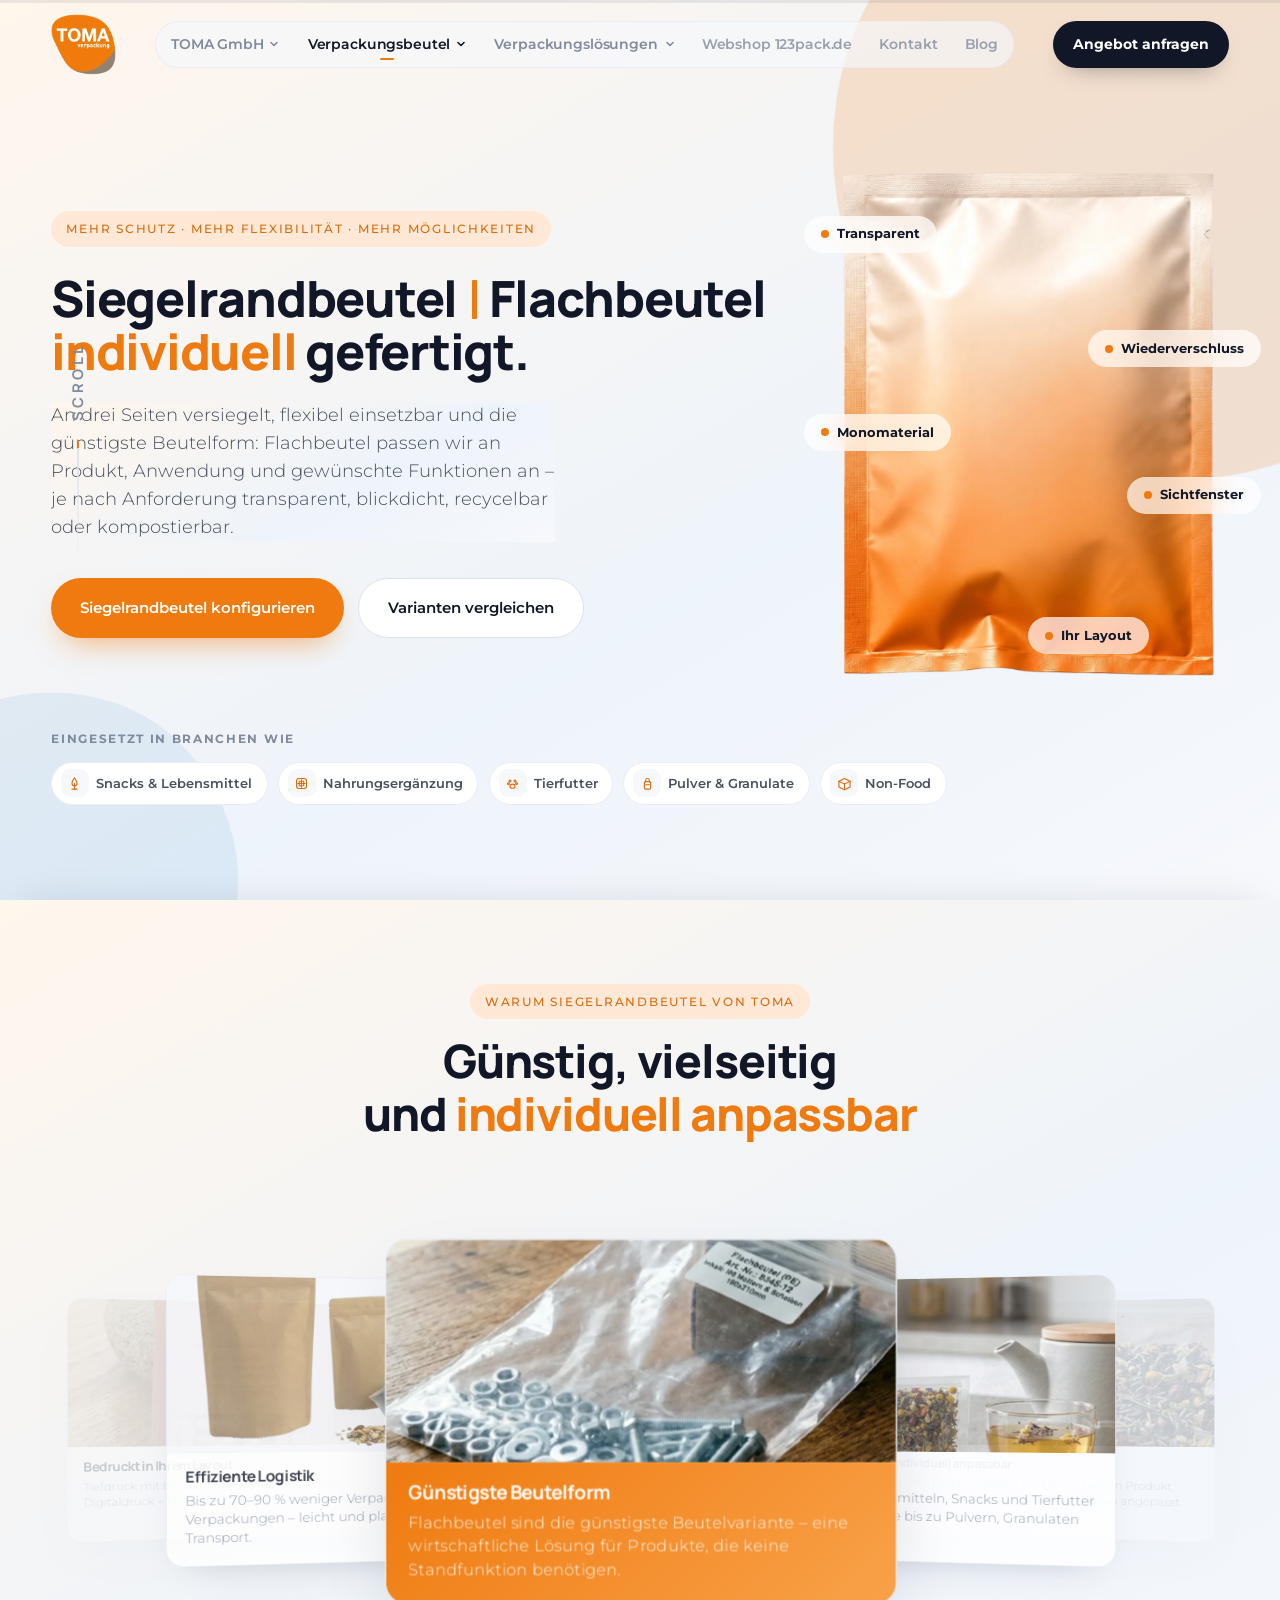
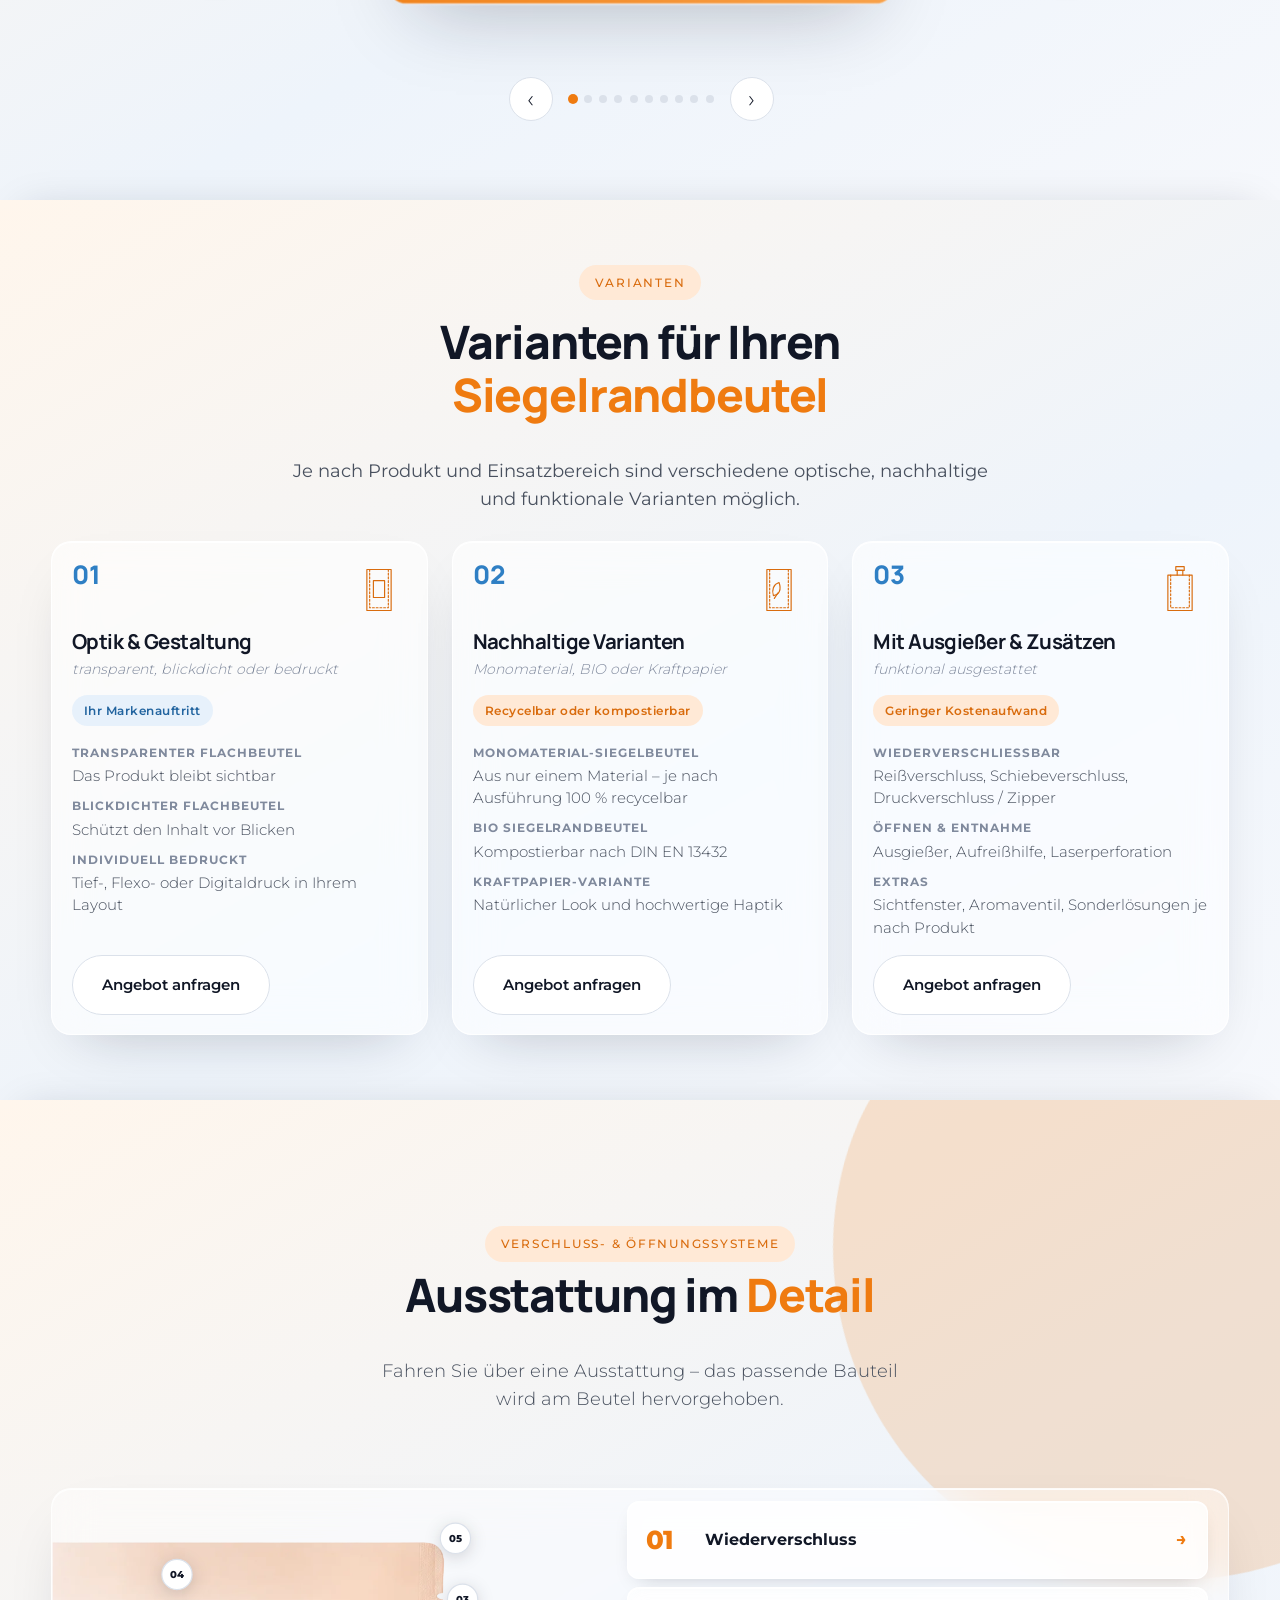
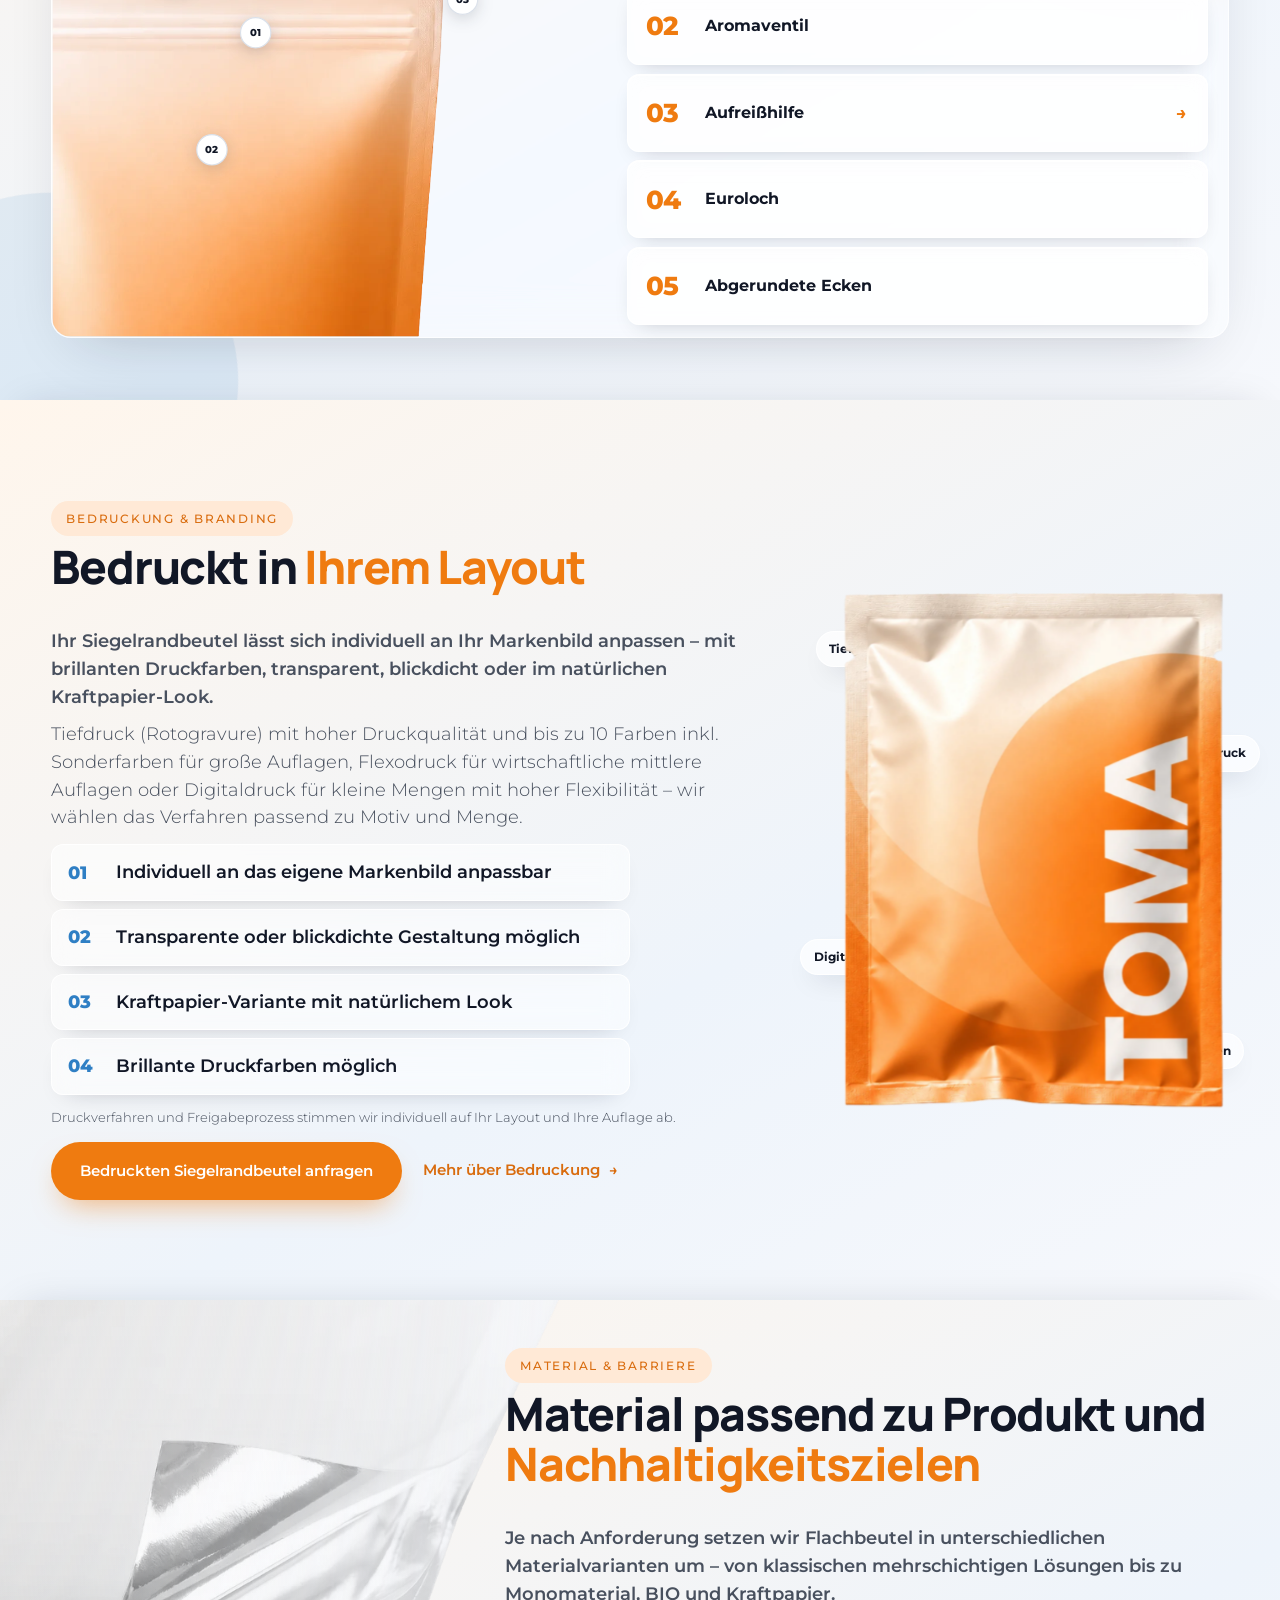
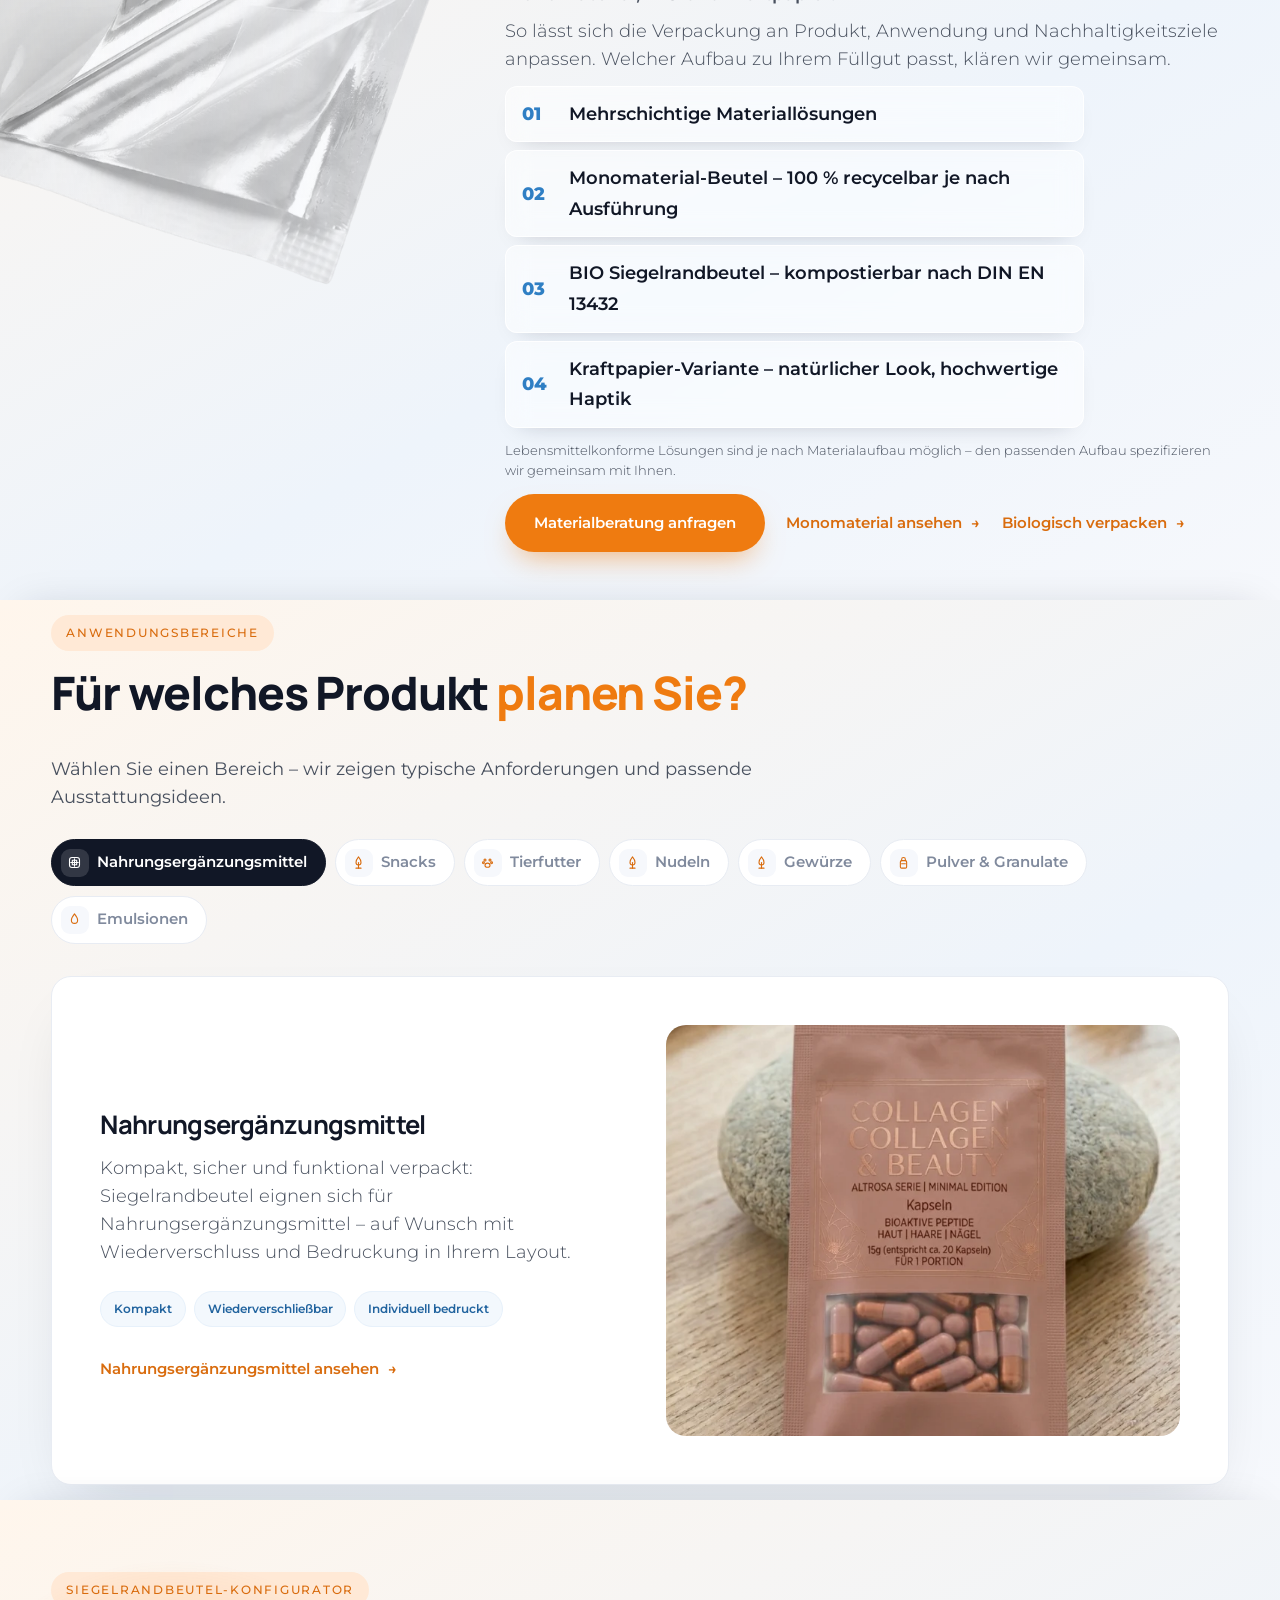
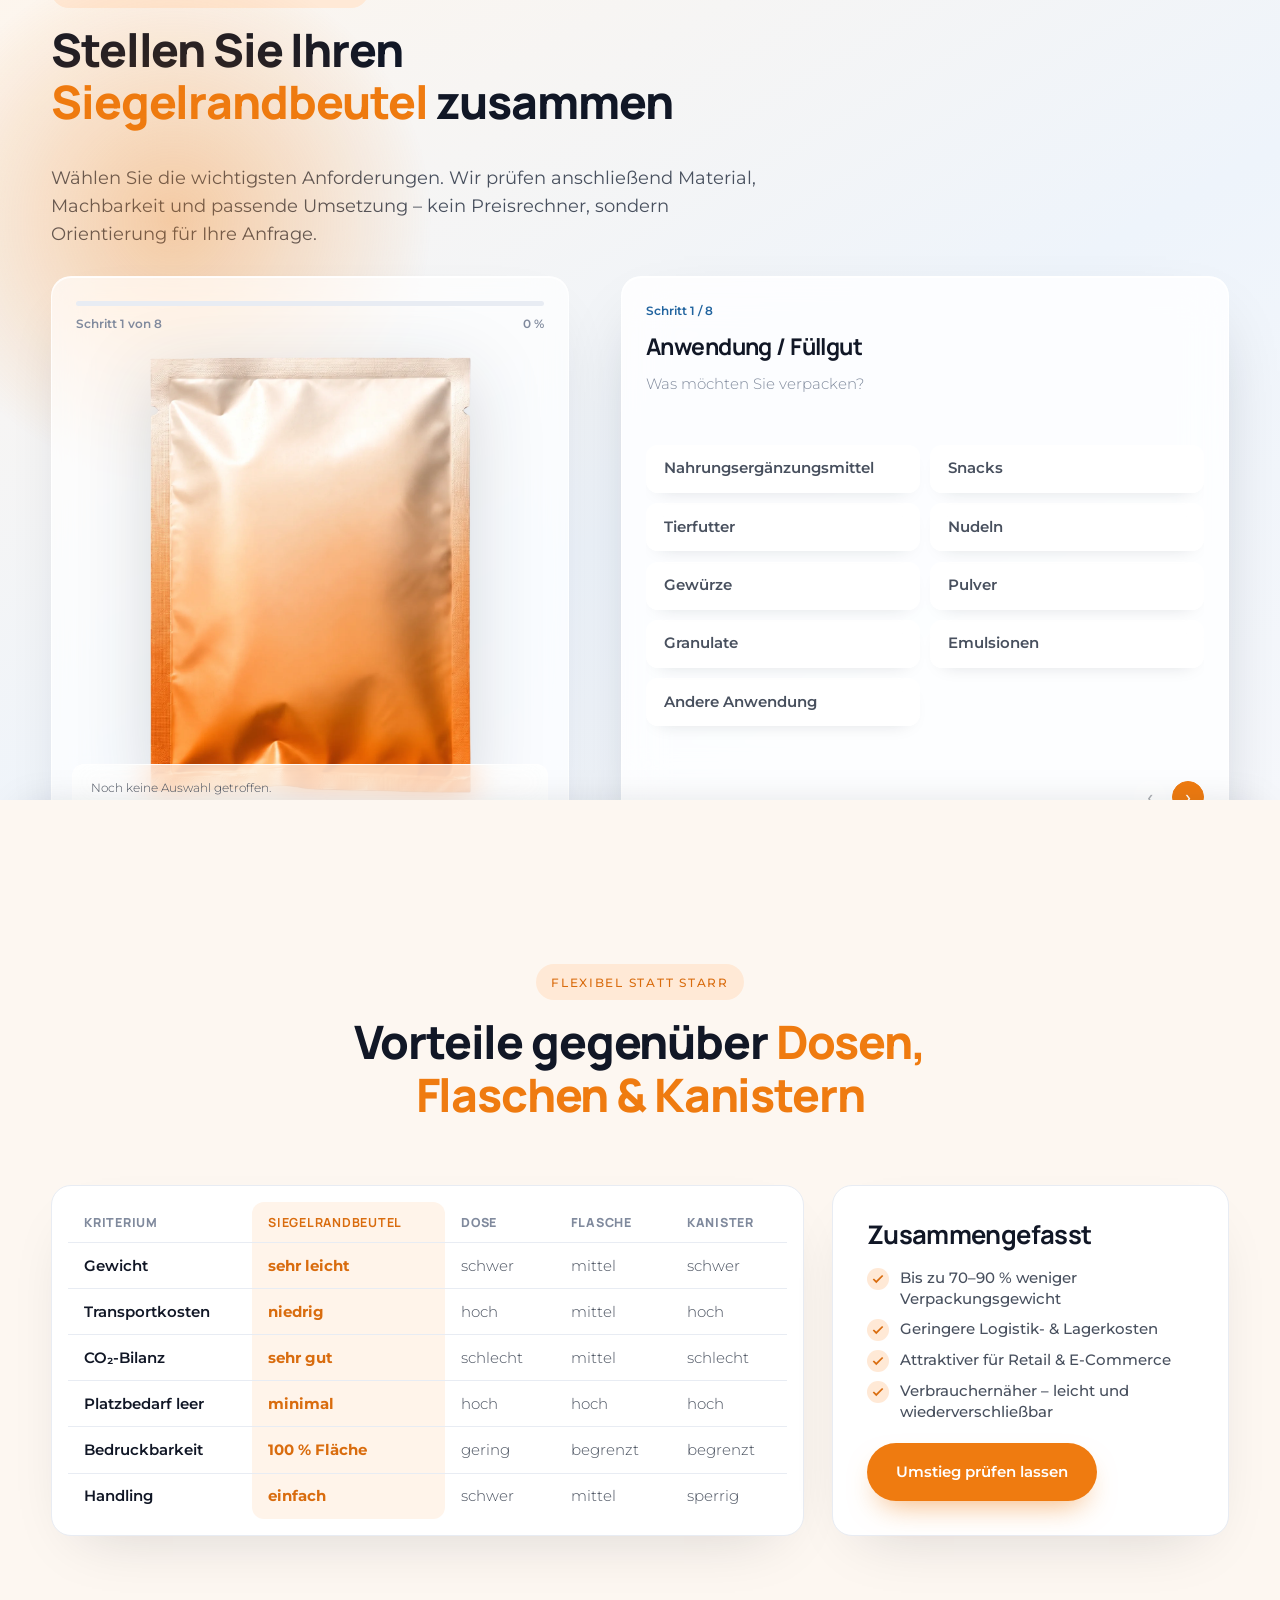
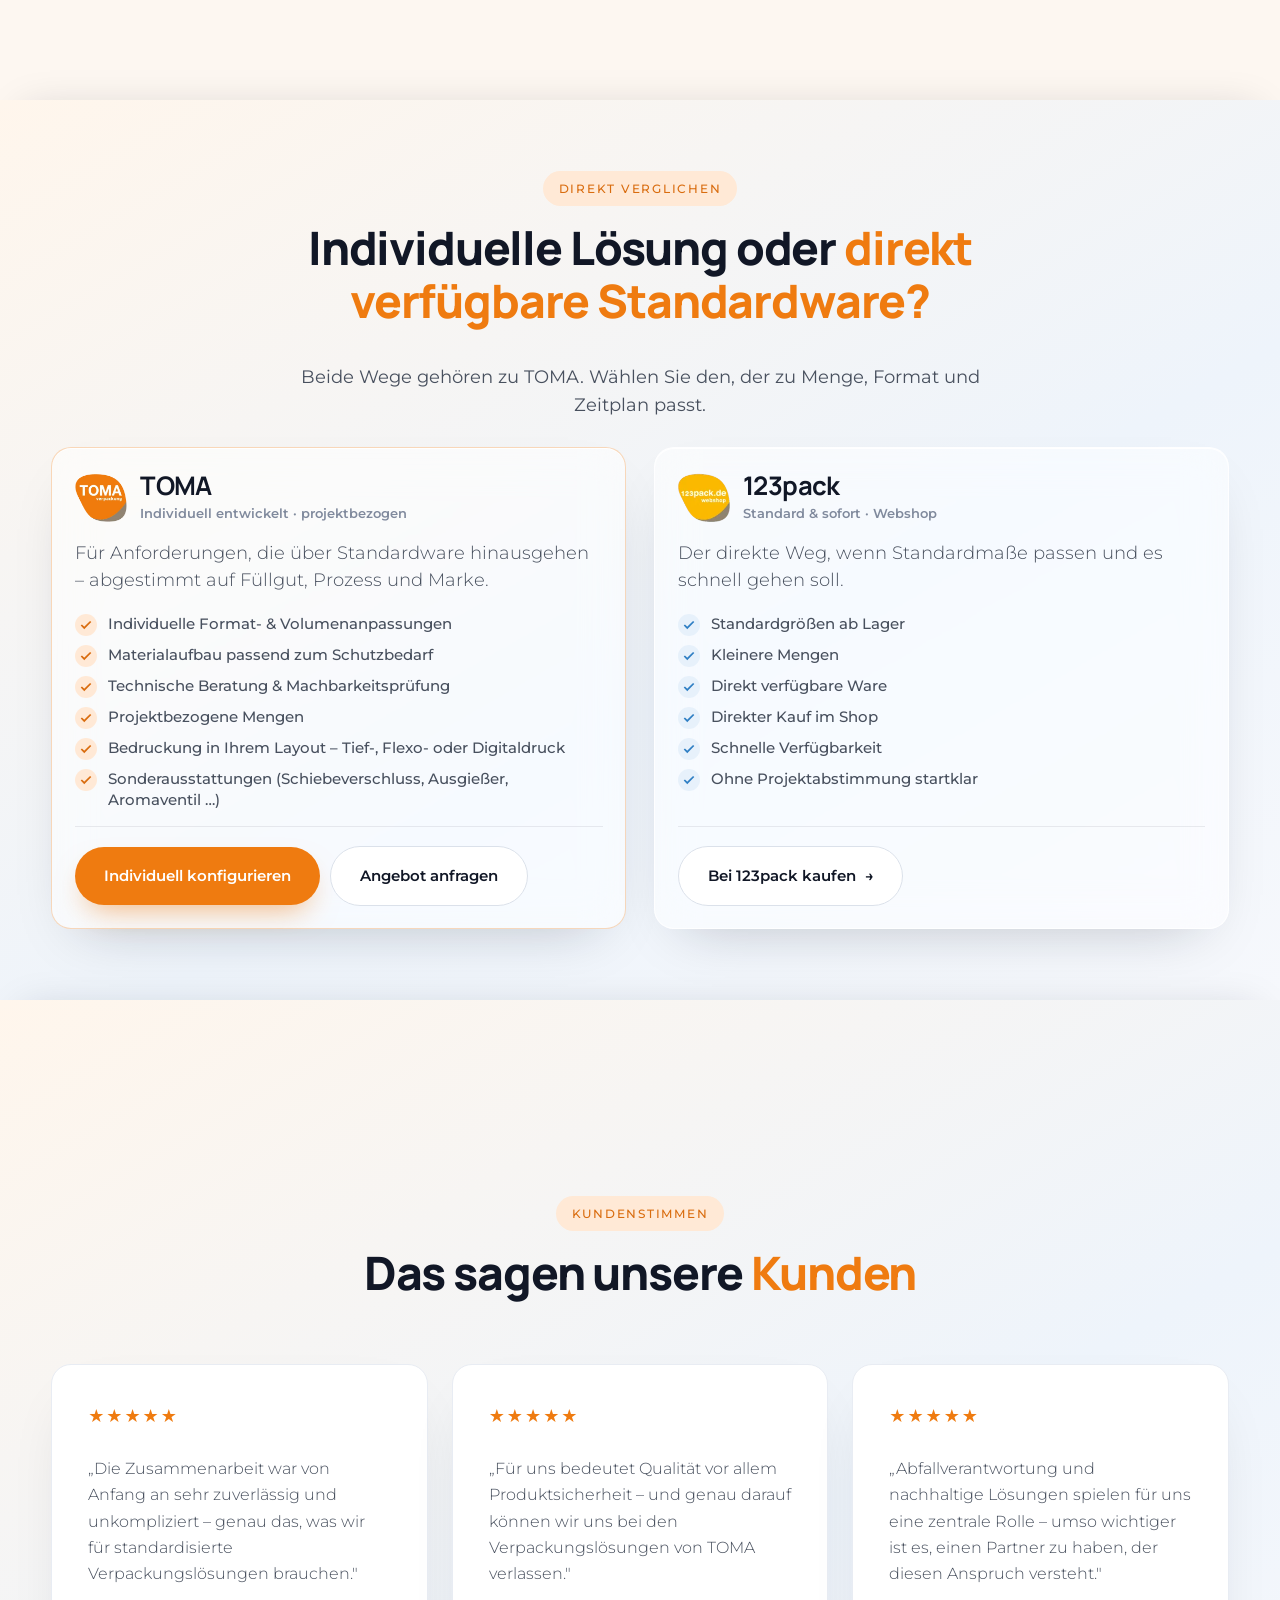
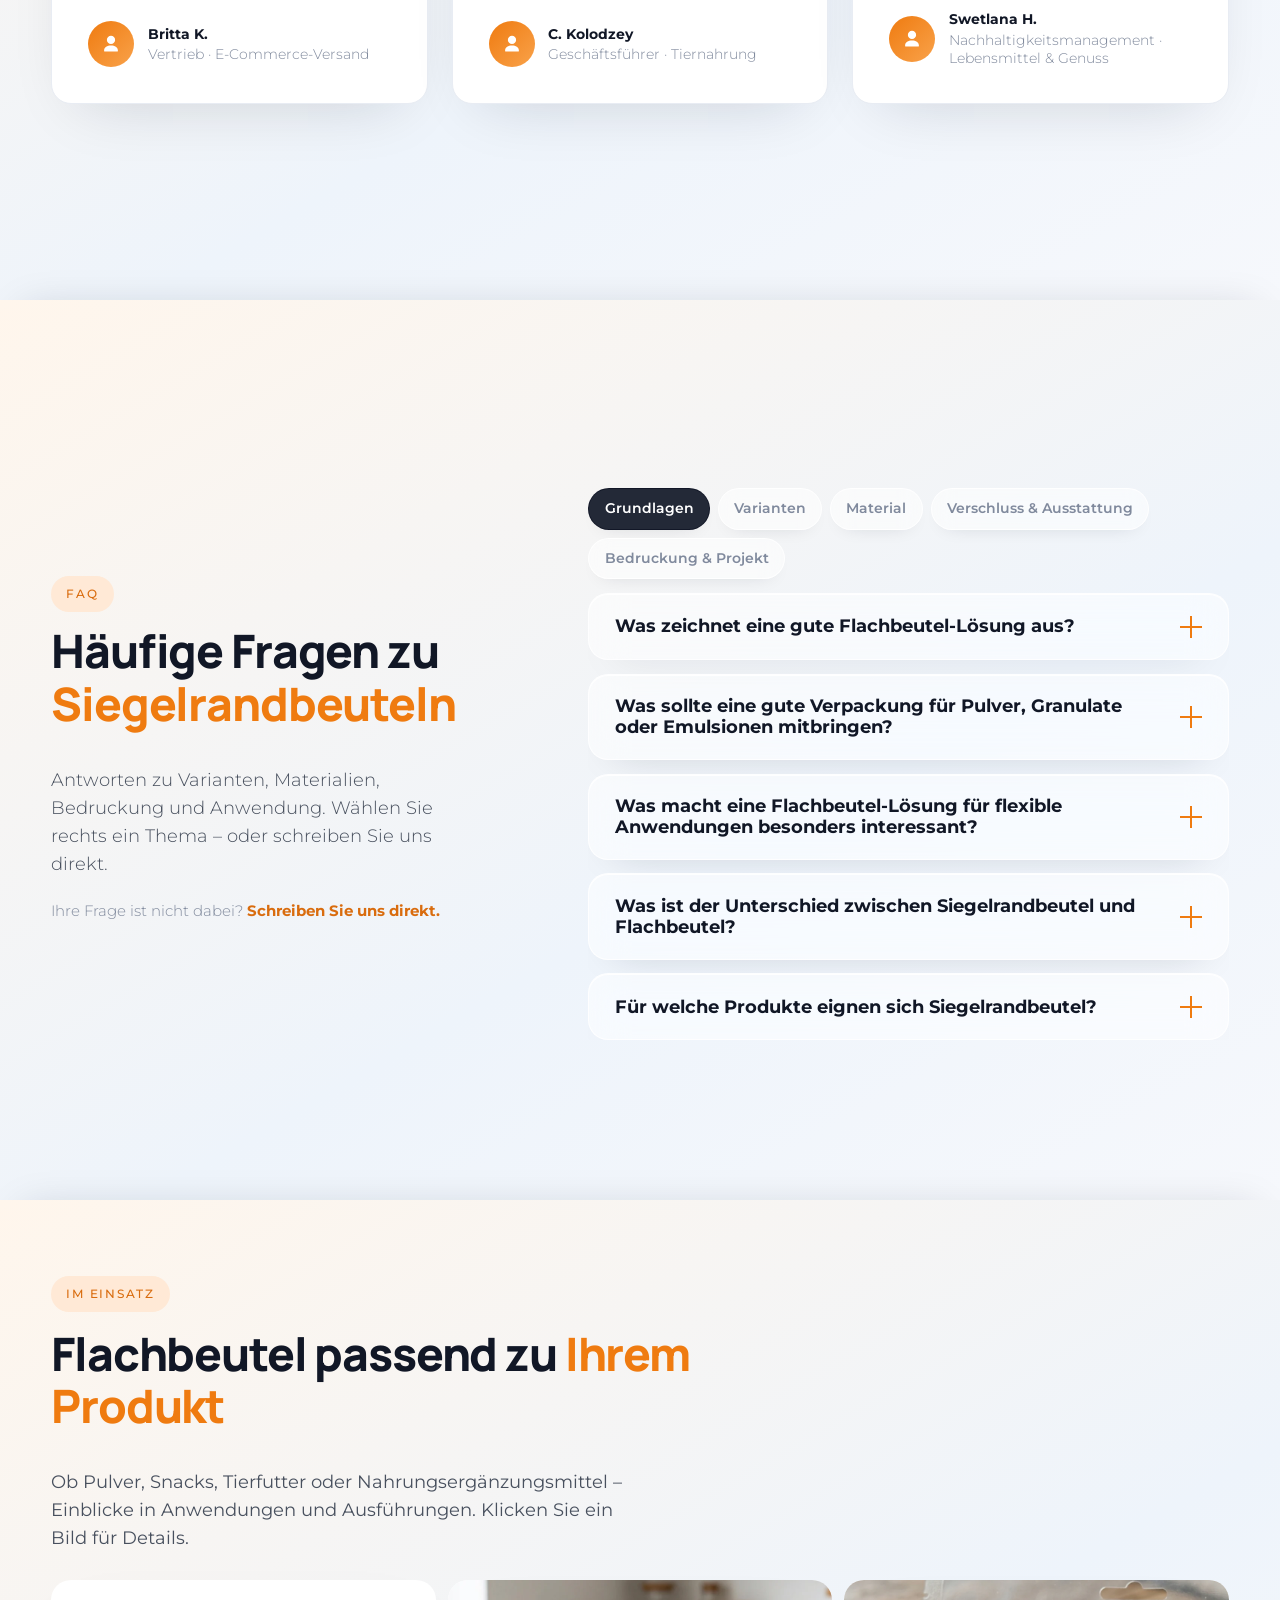
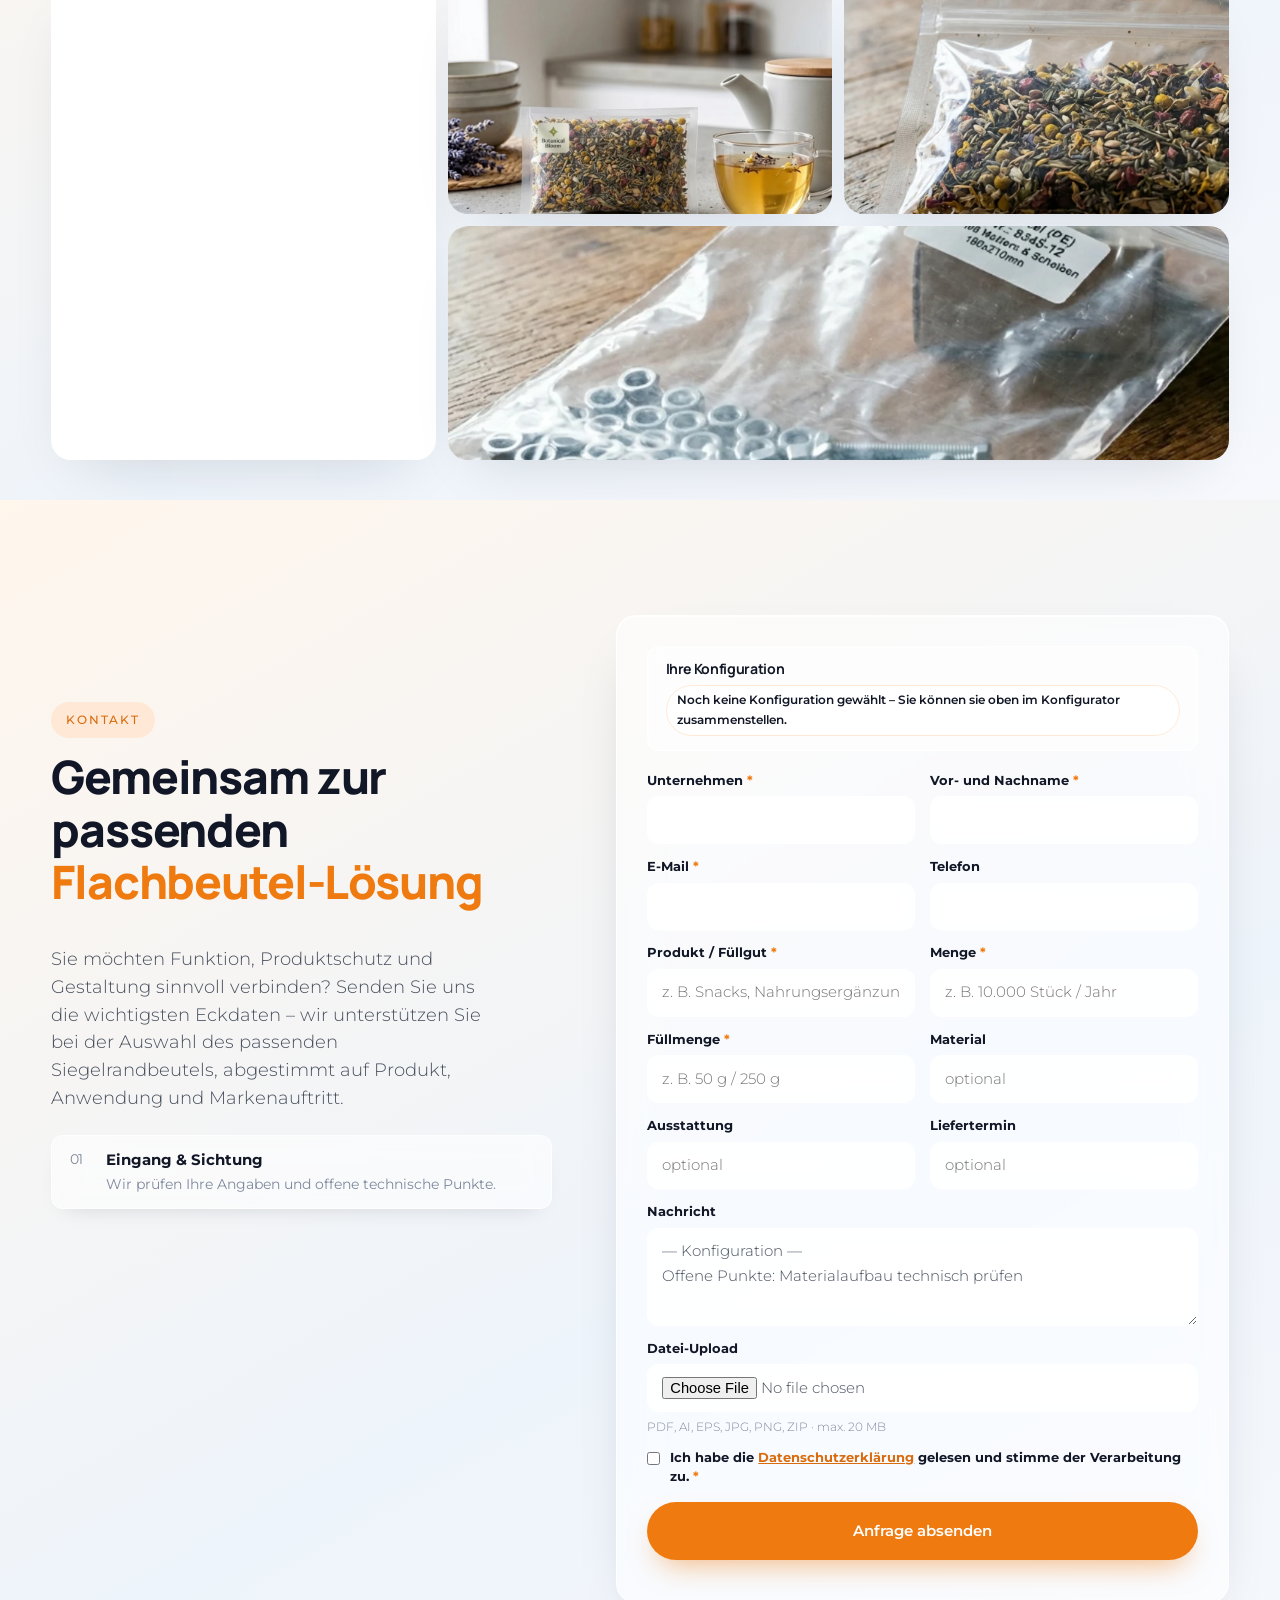
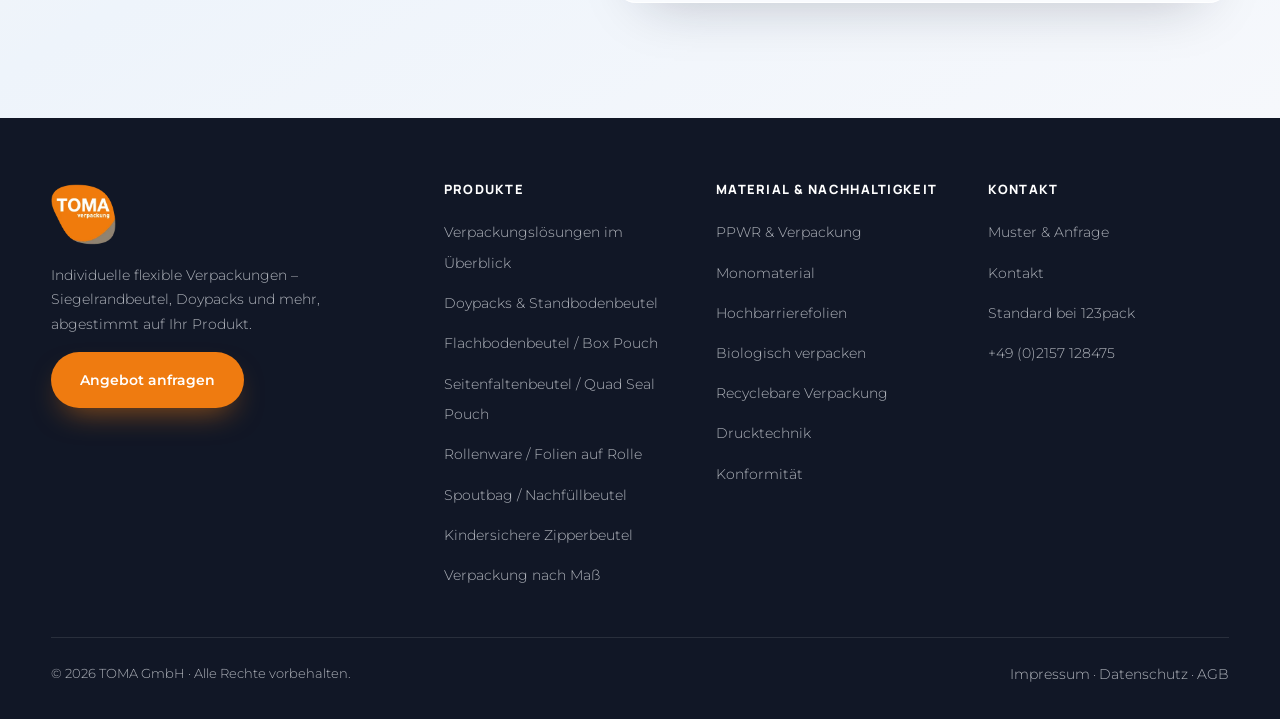
<file: siegelrandbeutel.html>
<!DOCTYPE html>
<html lang="de-DE" data-product="siegelrandbeutel">
<head>
  <meta charset="UTF-8" />
  <meta name="viewport" content="width=device-width, initial-scale=1.0" />
  <title>Siegelrandbeutel / Flachbeutel individuell gefertigt | TOMA GmbH</title>
  <meta name="description" content="Siegelrandbeutel / Flachbeutel individuell gefertigt: transparent, blickdicht, bedruckt, als Monomaterial, BIO oder Kraftpapier – mit Zipper, Ausgießer oder Aromaventil für Snacks, Tierfutter, Gewürze, Pulver und mehr." />
  <meta name="leadwerk:focus-keyphrase" content="Siegelrandbeutel individuell gefertigt" />
  <meta name="theme-color" content="#ef7b10" />

  <meta property="og:type" content="website" />
  <meta property="og:title" content="Siegelrandbeutel / Flachbeutel individuell gefertigt | TOMA GmbH" />
  <meta property="og:description" content="Mehr Schutz, mehr Flexibilität, mehr Möglichkeiten: Flachbeutel als günstigste Beutelform – individuell anpassbar, auch als Monomaterial oder kompostierbare BIO Variante. Ausführung abstimmen und anfragen." />
  <meta property="og:image" content="assets/doypack/doypack-scaled.webp" />
  <meta property="og:locale" content="de_DE" />
  <link rel="icon" href="assets/logo-toma.webp" type="image/webp" />

  <link rel="stylesheet" href="css/fonts-local.css" />
  <link rel="stylesheet" href="css/tokens.css" />
  <link rel="stylesheet" href="css/base.css" />
  <link rel="stylesheet" href="css/components.css" />

  <script type="application/ld+json">
  {
    "@context": "https://schema.org",
    "@type": "Product",
    "name": "Siegelrandbeutel / Flachbeutel (individuell)",
    "category": "Flexible Verpackung",
    "brand": { "@type": "Brand", "name": "TOMA GmbH" },
    "description": "Individuell gefertigte Siegelrandbeutel bzw. Flachbeutel – an drei Seiten versiegelt, transparent oder blickdicht, bedruckt, als Monomaterial, BIO oder Kraftpapier-Variante. Material, Verschluss und Bedruckung werden auf Füllgut und Anwendung abgestimmt.",
    "manufacturer": { "@type": "Organization", "name": "TOMA GmbH", "telephone": "+49-2157-128475", "email": "info@toma-gmbh.de", "url": "https://www.toma-gmbh.de/" }
  }
  </script>
</head>
<body>
  <a class="skip-link" href="#main">Zum Inhalt springen</a>

  <!-- ============================ NAV ============================ -->
  <!-- Struktur wie www.toma-gmbh.de. Verlinkt sind nur bereits angelegte Seiten; alle übrigen Punkte bleiben vorerst Text. -->
  <header class="nav" id="nav">
    <div class="nav__progress" aria-hidden="true">
      <div class="nav__progress-bar" id="navProgress"></div>
    </div>
    <div class="nav__inner">
      <a class="nav__logo" href="index.html" data-lw-page-ref="toma-kopie-home-v1" aria-label="TOMA GmbH – Startseite">
        <span class="nav__logo-mark"><img src="assets/logo-toma.webp" width="52" height="52" alt="TOMA GmbH" data-lw-global="brand.logo" data-lw-type="image" /></span>
      </a>
      <nav class="nav__links" aria-label="Hauptnavigation">
        <ul class="nav__menu">
          <li class="nav__item" data-nav-item>
            <button type="button" class="nav__trigger" aria-expanded="false" aria-controls="navSubToma">TOMA GmbH<svg class="nav__caret" viewBox="0 0 12 12" aria-hidden="true" focusable="false"><path d="M3 4.5 6 7.5l3-3"/></svg></button>
            <div class="nav__dropdown" id="navSubToma">
              <ul class="nav__sublist">
                <li><span class="nav__text">Team</span></li>
                <li><span class="nav__text">Mission und Kompetenzen</span></li>
                <li><a class="nav__sublink" href="ppmr.html">PPWR &amp; Verpackung</a></li>
                <li><span class="nav__text">Nachhaltig und biologisch verpacken</span></li>
                <li><span class="nav__text">Konformitätserklärungen</span></li>
              </ul>
            </div>
          </li>
          <li class="nav__item nav__item--mega" data-nav-item>
            <button type="button" class="nav__trigger is-current" aria-expanded="false" aria-controls="navSubBeutel">Verpackungsbeutel<svg class="nav__caret" viewBox="0 0 12 12" aria-hidden="true" focusable="false"><path d="M3 4.5 6 7.5l3-3"/></svg></button>
            <div class="nav__dropdown nav__mega" id="navSubBeutel">
              <div class="nav__mega-grid nav__mega-grid--beutel">
                <div class="nav__mega-intro">
                  <span class="eyebrow">Verpackungsbeutel</span>
                  <p class="nav__mega-title">Die passende <em>Beutelform</em> für Ihr Produkt</p>
                  <p class="nav__mega-copy">Vom Standbodenbeutel bis zur Folie auf Rolle: Füllgut, Menge und Abfüllung entscheiden, welche Form passt. Wir beraten Sie persönlich.</p>
                  <a class="btn btn--primary nav__mega-cta" href="#anfrage">Beratung anfragen</a>
                </div>
                <div class="nav__mega-col">
                  <p class="nav__mega-heading" id="navMegaBeutel">Beutelformen</p>
                  <p class="nav__mega-sub">Vom Standbodenbeutel bis zur Rolle</p>
                  <ul class="nav__sublist nav__sublist--grid" aria-labelledby="navMegaBeutel">
                    <li><a class="nav__sublink" href="doypack.html" data-preview-src="assets/doypack/doypack.webp"><b>Doypack</b><span>Standbodenbeutel</span></a></li>
                    <li><a class="nav__sublink" href="flachbodenbeutel.html" data-preview-src="assets/flachbodenbeutel/flachbodenbeutel-neutral.webp"><b>Box Pouch</b><span>Flachbodenbeutel</span></a></li>
                    <li><a class="nav__sublink" href="seitenfaltenbeutel.html" data-preview-src="assets/seitenfaltenbeutel/seitenfaltenbeutel-neutral.webp"><b>Quadro-Seal-Pouch</b><span>Seitenfaltenbeutel</span></a></li>
                    <li><a class="nav__sublink" href="siegelrandbeutel.html" data-preview-src="assets/flachbeutel/flachbeutel-neutral.webp" aria-current="page"><b>Siegelrandbeutel</b><span>Flachbeutel</span></a></li>
                    <li><a class="nav__sublink" href="rollenware.html" data-preview-src="assets/rollenware/rollenware-neutral.webp"><b>Rollenware</b><span>Folien auf Rolle</span></a></li>
                    <li><a class="nav__sublink" href="spoutbag.html" data-preview-src="assets/nachfuellbeutel/spoutbag-neutral.webp"><b>Spoutbag</b><span>Nachfüllbeutel</span></a></li>
                  </ul>
                </div>
                <!-- Vorschau wechselt beim Hover/Fokus (nav-menu.js), Verlauf wie .nav__mega-intro -->
                <figure class="nav__preview" aria-hidden="true">
                  <img src="assets/doypack/doypack.webp" width="1086" height="1448" alt="" loading="lazy" decoding="async" data-nav-preview-img />
                  <figcaption><b data-nav-preview-title>Doypack</b><span data-nav-preview-sub>Standbodenbeutel</span></figcaption>
                </figure>
              </div>
              <div class="nav__mega-foot">
                <span class="nav__mega-foot-label" id="navMegaBeutelMehr">Passend dazu</span>
                <ul class="nav__mega-pills" aria-labelledby="navMegaBeutelMehr">
                  <li><a href="verpackungsloesungen.html">Verpackungslösungen im Überblick</a></li>
                  <li><a href="hochbarrierefolien.html">Hochbarrierefolien</a></li>
                  <li><a href="ppmr.html">PPWR &amp; Verpackung</a></li>
                </ul>
              </div>
            </div>
          </li>
          <li class="nav__item nav__item--mega nav__item--split" data-nav-item>
            <a class="nav__trigger" href="verpackungsloesungen.html">Verpackungslösungen</a><button type="button" class="nav__toggle" aria-expanded="false" aria-controls="navSubLoesungen" aria-label="Menü Verpackungslösungen"><svg class="nav__caret" viewBox="0 0 12 12" aria-hidden="true" focusable="false"><path d="M3 4.5 6 7.5l3-3"/></svg></button>
            <div class="nav__dropdown nav__mega" id="navSubLoesungen">
              <div class="nav__mega-grid">
                <div class="nav__mega-intro">
                  <span class="eyebrow">Verpackungslösungen</span>
                  <p class="nav__mega-title">Die passende Lösung für <em>Ihr Produkt</em></p>
                  <p class="nav__mega-copy">Material, Ausstattung und Branche bestimmen, welche Verpackung passt. Wir beraten Sie persönlich.</p>
                  <a class="nav__mega-link" href="verpackungsloesungen.html">Alle Verpackungslösungen im Überblick <span class="arrow" aria-hidden="true">→</span></a>
                  <a class="btn btn--primary nav__mega-cta" href="#anfrage">Beratung anfragen</a>
                </div>
                <div class="nav__mega-col">
                  <p class="nav__mega-heading" id="navMegaMaterial">Materialanwendungen</p>
                  <p class="nav__mega-sub">Nach Füllgut und Schutzbedarf</p>
                  <ul class="nav__mega-list" aria-labelledby="navMegaMaterial">
                    <li><a href="hochbarrierefolien.html">Hochbarrierefolien</a></li>
                    <li><span class="nav__text">Recyclebare Verpackung</span></li>
                    <li><span class="nav__text">Biologisch verpacken</span></li>
                    <li><span class="nav__text">Sterilisierfähige Beutel</span></li>
                    <li><span class="nav__text">Monomaterial</span></li>
                    <li><span class="nav__text">Mikrowellenbeutel</span></li>
                  </ul>
                </div>
                <div class="nav__mega-col">
                  <p class="nav__mega-heading" id="navMegaAttribute">Attribute</p>
                  <p class="nav__mega-sub">Funktionen und Veredelung</p>
                  <ul class="nav__mega-list" aria-labelledby="navMegaAttribute">
                    <li><span class="nav__text">Kindersichere Zipperbeutel</span></li>
                    <li><span class="nav__text">Perforationen</span></li>
                    <li><span class="nav__text">Aufdruck</span></li>
                  </ul>
                </div>
                <div class="nav__mega-col">
                  <p class="nav__mega-heading" id="navMegaBranchen">Branchen</p>
                  <p class="nav__mega-sub">Lösungen nach Einsatzbereich</p>
                  <ul class="nav__mega-list" aria-labelledby="navMegaBranchen">
                    <li><span class="nav__text">Food – Lebensmittelverpackung</span></li>
                    <li><span class="nav__text">Non-Food Verpackungsbeutel</span></li>
                    <li><span class="nav__text">Kaffeeverpackung</span></li>
                    <li><span class="nav__text">Tierfutterverpackung</span></li>
                    <li><span class="nav__text">Chemie</span></li>
                    <li><span class="nav__text">Pharma</span></li>
                  </ul>
                </div>
              </div>
              <div class="nav__mega-foot">
                <span class="nav__mega-foot-label" id="navMegaFormen">Beutelformen</span>
                <ul class="nav__mega-pills" aria-labelledby="navMegaFormen">
                  <li><a href="doypack.html">Doypack</a></li>
                  <li><a href="flachbodenbeutel.html">Box Pouch</a></li>
                  <li><a href="seitenfaltenbeutel.html">Seitenfaltenbeutel</a></li>
                  <li><a href="siegelrandbeutel.html" aria-current="page">Siegelrandbeutel</a></li>
                  <li><a href="rollenware.html">Rollenware</a></li>
                  <li><a href="spoutbag.html">Spoutbag</a></li>
                </ul>
              </div>
            </div>
          </li>
          <li class="nav__item"><span class="nav__text nav__text--top">Webshop 123pack.de</span></li>
          <li class="nav__item"><span class="nav__text nav__text--top">Kontakt</span></li>
          <li class="nav__item"><span class="nav__text nav__text--top">Blog</span></li>
        </ul>
      </nav>
      <div class="nav__cta">
        <a class="nav__cta-btn" href="#anfrage">Angebot anfragen</a>
        <button class="nav__burger" id="navBurger" aria-label="Menü öffnen" aria-expanded="false" aria-controls="navMobile">
          <span class="nav__burger-lines" aria-hidden="true"><i></i><i></i><i></i></span>
        </button>
      </div>
    </div>
  </header>

  <div class="nav__mobile" id="navMobile" aria-hidden="true">
    <div class="nav__mobile-panel">
      <div class="nav__mobile-top">
        <span class="nav__mobile-label">Menü</span>
        <button class="nav__mobile-close" id="navClose" aria-label="Menü schließen">
          <span aria-hidden="true"></span>
        </button>
      </div>
      <nav class="nav__mobile-links" aria-label="Mobile Navigation">
        <div class="nav__mgroup" data-nav-mgroup>
          <button type="button" class="nav__mtrigger" aria-expanded="false" aria-controls="navMSubToma"><span class="nav__mnum">01</span>TOMA GmbH<svg class="nav__caret" viewBox="0 0 12 12" aria-hidden="true" focusable="false"><path d="M3 4.5 6 7.5l3-3"/></svg></button>
          <ul class="nav__msub" id="navMSubToma" hidden>
            <li><span class="nav__text">Team</span></li>
            <li><span class="nav__text">Mission und Kompetenzen</span></li>
            <li><a href="ppmr.html">PPWR &amp; Verpackung</a></li>
            <li><span class="nav__text">Nachhaltig und biologisch verpacken</span></li>
            <li><span class="nav__text">Konformitätserklärungen</span></li>
          </ul>
        </div>
        <div class="nav__mgroup" data-nav-mgroup>
          <button type="button" class="nav__mtrigger is-current" aria-expanded="false" aria-controls="navMSubBeutel"><span class="nav__mnum">02</span>Verpackungsbeutel<svg class="nav__caret" viewBox="0 0 12 12" aria-hidden="true" focusable="false"><path d="M3 4.5 6 7.5l3-3"/></svg></button>
          <ul class="nav__msub" id="navMSubBeutel" hidden>
            <li><a href="doypack.html">Doypack | Standbodenbeutel</a></li>
            <li><a href="flachbodenbeutel.html">Box Pouch | Flachbodenbeutel</a></li>
            <li><a href="seitenfaltenbeutel.html">Quadro-Seal-Pouch | Seitenfaltenbeutel</a></li>
            <li><a href="siegelrandbeutel.html" aria-current="page">Siegelrandbeutel | Flachbeutel</a></li>
            <li><a href="rollenware.html">Rollenware | Folien auf Rolle</a></li>
            <li><a href="spoutbag.html">Spoutbag / Nachfüllbeutel</a></li>
          </ul>
        </div>
        <div class="nav__mgroup" data-nav-mgroup>
          <div class="nav__mhead"><a class="nav__mtrigger" href="verpackungsloesungen.html"><span class="nav__mnum">03</span>Verpackungslösungen</a><button type="button" class="nav__mtoggle" aria-expanded="false" aria-controls="navMSubLoesungen" aria-label="Menü Verpackungslösungen"><svg class="nav__caret" viewBox="0 0 12 12" aria-hidden="true" focusable="false"><path d="M3 4.5 6 7.5l3-3"/></svg></button></div>
          <div class="nav__msub" id="navMSubLoesungen" hidden>
            <ul>
              <li><a href="verpackungsloesungen.html">Verpackungslösungen im Überblick</a></li>
            </ul>
            <p class="nav__mheading">Materialanwendungen</p>
            <ul>
              <li><a href="hochbarrierefolien.html">Hochbarrierefolien</a></li>
              <li><span class="nav__text">Recyclebare Verpackung</span></li>
              <li><span class="nav__text">Biologisch verpacken</span></li>
              <li><span class="nav__text">Sterilisierfähige Beutel</span></li>
              <li><span class="nav__text">Monomaterial</span></li>
              <li><span class="nav__text">Mikrowellenbeutel</span></li>
            </ul>
            <p class="nav__mheading">Attribute</p>
            <ul>
              <li><span class="nav__text">Kindersichere Zipperbeutel</span></li>
              <li><span class="nav__text">Perforationen</span></li>
              <li><span class="nav__text">Aufdruck</span></li>
            </ul>
            <p class="nav__mheading">Branchen</p>
            <ul>
              <li><span class="nav__text">Food – Lebensmittelverpackung</span></li>
              <li><span class="nav__text">Non-Food Verpackungsbeutel</span></li>
              <li><span class="nav__text">Kaffeeverpackung</span></li>
              <li><span class="nav__text">Tierfutterverpackung</span></li>
              <li><span class="nav__text">Chemie</span></li>
              <li><span class="nav__text">Pharma</span></li>
            </ul>
          </div>
        </div>
        <span class="nav__mtext"><span class="nav__mnum">04</span>Webshop 123pack.de</span>
        <span class="nav__mtext"><span class="nav__mnum">05</span>Kontakt</span>
        <span class="nav__mtext"><span class="nav__mnum">06</span>Blog</span>
      </nav>
      <a class="nav__cta-btn nav__cta-btn--block" href="#anfrage">Angebot anfragen</a>
    </div>
  </div>

  <a class="hero__scroll" href="#warum" data-hero="scroll" aria-label="Weiter scrollen">
    <span class="hero__scroll-label">Scroll</span>
    <span class="hero__scroll-track" aria-hidden="true">
      <span class="hero__scroll-dot"></span>
    </span>
  </a>

  <main id="main" data-snap>

    <!-- ============================ HERO ============================ -->
    <!-- Bilder: Platzhalter aus dem Doypack-Bestand, werden durch Siegelrandbeutel-Visuals ersetzt -->
    <section class="hero stack-panel" id="hero" style="--stack-z: 1" aria-labelledby="hero-title" data-lw-section="hero">
      <div class="sil sil--hero" aria-hidden="true"><svg viewBox="0 0 200 180"><use href="#toma-silhouette"/></svg></div>
      <div class="sil sil--hero-soft" aria-hidden="true"><svg viewBox="0 0 200 180"><use href="#toma-silhouette"/></svg></div>
      <div class="container--wide hero__layout">
        <div class="hero__grid">
          <div class="hero__copy">
            <span class="eyebrow hero__eyebrow" data-hero="eyebrow" data-lw-field="hero.eyebrow" data-lw-type="text">Mehr Schutz · mehr Flexibilität · mehr Möglichkeiten</span>
            <h1 id="hero-title" data-lw-field="hero.title" data-lw-type="richtext">
              <span class="line"><span data-hero="line"><span class="hero__name">Siegelrandbeutel<span class="visually-hidden">,</span><span class="hero__sep" aria-hidden="true"></span></span> <span class="hero__name">Flachbeutel</span></span></span>
              <span class="line"><span data-hero="line"><em>individuell</em> gefertigt.</span></span>
            </h1>
            <p class="hero__sub lead" data-hero="sub" data-lw-field="hero.copy" data-lw-type="textarea">An drei Seiten versiegelt, flexibel einsetzbar und die günstigste Beutelform: Flachbeutel passen wir an Produkt, Anwendung und gewünschte Funktionen an – je nach Anforderung transparent, blickdicht, recycelbar oder kompostierbar.</p>
            <div class="hero__ctas" data-hero="ctas">
              <a class="btn btn--primary" href="#konfigurator">Siegelrandbeutel konfigurieren</a>
              <a class="btn btn--ghost" href="#varianten">Varianten vergleichen</a>
            </div>
          </div>

          <div class="hero__visual" data-hero="visual">
            <div class="media media--hero" data-hero-stage>
              <div class="hero__float" data-hero-float>
                <img src="assets/flachbeutel/flachbeutel-neutral.webp" width="1033" height="1386" alt="TOMA Siegelrandbeutel / Flachbeutel" fetchpriority="high" decoding="async" data-hero-img data-lw-field="hero.image" data-lw-type="image" />
              </div>
            </div>
            <button type="button" class="hero__badge glass hero__badge--1" data-hero="badge" data-image="assets/flachbeutel/flachbeutel-bedruckt.webp" data-alt="TOMA Siegelrandbeutel mit individueller Bedruckung" aria-pressed="false"><span class="dot" aria-hidden="true"></span>Ihr Layout</button>
            <button type="button" class="hero__badge glass hero__badge--2" data-hero="badge" data-image="assets/flachbeutel/flachbeutel-neutral.webp" data-alt="TOMA Siegelrandbeutel / Flachbeutel" aria-pressed="false"><span class="dot" aria-hidden="true"></span>Wiederverschluss</button>
            <button type="button" class="hero__badge glass hero__badge--3" data-hero="badge" data-image="assets/flachbeutel/flachbeutel-neutral.webp" data-alt="TOMA Siegelrandbeutel / Flachbeutel" aria-pressed="false"><span class="dot" aria-hidden="true"></span>Transparent</button>
            <button type="button" class="hero__badge glass hero__badge--4" data-hero="badge" data-image="assets/flachbeutel/flachbeutel-neutral.webp" data-alt="TOMA Siegelrandbeutel / Flachbeutel" aria-pressed="false"><span class="dot" aria-hidden="true"></span>Monomaterial</button>
            <button type="button" class="hero__badge glass hero__badge--5" data-hero="badge" data-image="assets/flachbeutel/flachbeutel-sichtfenster.webp" data-alt="TOMA Siegelrandbeutel mit Sichtfenster" aria-pressed="false"><span class="dot" aria-hidden="true"></span>Sichtfenster</button>
          </div>
        </div>

        <div class="hero__strip" data-hero="strip">
          <span class="hero__strip-label">Eingesetzt in Branchen wie</span>
          <div class="hero__branches" id="branchStrip"></div>
        </div>
      </div>
    </section>

    <!-- ============================ VORTEILE-KARUSSELL ============================ -->
    <section class="section values stack-panel" id="warum" style="--stack-z: 2" aria-labelledby="values-title" data-lw-section="benefits">
      <div class="container--wide">
        <div class="section-head section-head--center" data-reveal>
          <span class="eyebrow">Warum Siegelrandbeutel von TOMA</span>
          <h2 id="values-title">Günstig, vielseitig<br>und <em>individuell anpassbar</em></h2>
        </div>
        <div class="values-carousel" id="valuesCarousel" data-reveal aria-roledescription="Karussell" aria-label="Vorteile von TOMA-Siegelrandbeuteln">
          <div class="values-carousel__viewport">
            <div class="values-carousel__track"></div>
          </div>
          <div class="values-carousel__controls">
            <button type="button" class="values-carousel__btn" data-values-prev aria-label="Vorherige Vorteile">‹</button>
            <div class="values-carousel__dots" role="tablist" aria-label="Vorteile wählen"></div>
            <button type="button" class="values-carousel__btn" data-values-next aria-label="Nächste Vorteile">›</button>
          </div>
        </div>
      </div>
    </section>

    <!-- ============================ VARIANTEN ============================ -->
    <section class="section variants stack-panel" id="varianten" style="--stack-z: 3" aria-labelledby="variants-title" data-lw-section="variants">
      <div class="container--wide">
        <div class="section-head section-head--center" data-reveal>
          <span class="eyebrow">Varianten</span>
          <h2 id="variants-title">Varianten für Ihren <em>Siegelrandbeutel</em></h2>
          <p>Je nach Produkt und Einsatzbereich sind verschiedene optische, nachhaltige und funktionale Varianten möglich.</p>
        </div>
        <div class="variants__grid">
          <article class="variants__card" data-reveal>
            <div class="variants__top">
              <span class="variants__n">01</span>
              <svg class="variants__icon" viewBox="0 0 120 120" aria-hidden="true" focusable="false">
                <path d="M34 16h52v88H34z"/>
                <path d="M40 16v82h40V16" stroke-dasharray="4 4"/>
                <path d="M48 40h24v36H48z"/>
              </svg>
            </div>
            <h3>Optik &amp; Gestaltung</h3>
            <p class="variants__alias">transparent, blickdicht oder bedruckt</p>
            <span class="variants__tag">Ihr Markenauftritt</span>
            <dl class="variants__specs">
              <div><dt>Transparenter Flachbeutel</dt><dd>Das Produkt bleibt sichtbar</dd></div>
              <div><dt>Blickdichter Flachbeutel</dt><dd>Schützt den Inhalt vor Blicken</dd></div>
              <div><dt>Individuell bedruckt</dt><dd>Tief-, Flexo- oder Digitaldruck in Ihrem Layout</dd></div>
            </dl>
            <a class="btn btn--ghost variants__cta" href="#anfrage">Angebot anfragen</a>
          </article>

          <article class="variants__card" data-reveal>
            <div class="variants__top">
              <span class="variants__n">02</span>
              <svg class="variants__icon" viewBox="0 0 120 120" aria-hidden="true" focusable="false">
                <path d="M34 16h52v88H34z"/>
                <path d="M40 16v82h40V16" stroke-dasharray="4 4"/>
                <path d="M60 44c-12 4-16 16-12 28 12-2 18-12 12-28z"/>
                <path d="M50 78l8-12"/>
              </svg>
            </div>
            <h3>Nachhaltige Varianten</h3>
            <p class="variants__alias">Monomaterial, BIO oder Kraftpapier</p>
            <span class="variants__tag variants__tag--accent">Recycelbar oder kompostierbar</span>
            <dl class="variants__specs">
              <div><dt>Monomaterial-Siegelbeutel</dt><dd>Aus nur einem Material – je nach Ausführung 100 % recycelbar</dd></div>
              <div><dt>BIO Siegelrandbeutel</dt><dd>Kompostierbar nach DIN EN 13432</dd></div>
              <div><dt>Kraftpapier-Variante</dt><dd>Natürlicher Look und hochwertige Haptik</dd></div>
            </dl>
            <a class="btn btn--ghost variants__cta" href="#anfrage">Angebot anfragen</a>
          </article>

          <article class="variants__card" data-reveal>
            <div class="variants__top">
              <span class="variants__n">03</span>
              <svg class="variants__icon" viewBox="0 0 120 120" aria-hidden="true" focusable="false">
                <path d="M34 28h52v76H34z"/>
                <path d="M40 28v70h40V28" stroke-dasharray="4 4"/>
                <path d="M54 28V18h12v10"/>
                <path d="M51 10h18v8H51z"/>
              </svg>
            </div>
            <h3>Mit Ausgießer &amp; Zusätzen</h3>
            <p class="variants__alias">funktional ausgestattet</p>
            <span class="variants__tag variants__tag--accent">Geringer Kostenaufwand</span>
            <dl class="variants__specs">
              <div><dt>Wiederverschließbar</dt><dd>Reißverschluss, Schiebeverschluss, Druckverschluss / Zipper</dd></div>
              <div><dt>Öffnen &amp; Entnahme</dt><dd>Ausgießer, Aufreißhilfe, Laserperforation</dd></div>
              <div><dt>Extras</dt><dd>Sichtfenster, Aromaventil, Sonderlösungen je nach Produkt</dd></div>
            </dl>
            <a class="btn btn--ghost variants__cta" href="#anfrage">Angebot anfragen</a>
          </article>
        </div>
      </div>
    </section>

    <!-- ============================ FEATURE EXPLORER (Bauteile.svg) ============================ -->
    <!-- Grafik: vorerst Doypack-Bauteile.svg, wird durch Siegelrandbeutel-Grafik ersetzt -->
    <section class="section explorer stack-panel" id="ausstattung" style="--stack-z: 4" aria-labelledby="explorer-title" data-lw-section="features">
      <div class="sil sil--hero" aria-hidden="true"><svg viewBox="0 0 200 180"><use href="#toma-silhouette"/></svg></div>
      <div class="sil sil--hero-soft" aria-hidden="true"><svg viewBox="0 0 200 180"><use href="#toma-silhouette"/></svg></div>
      <div class="container--wide explorer__wrap">
        <div class="section-head section-head--center explorer__head" data-reveal>
          <span class="eyebrow">Verschluss- &amp; Öffnungssysteme</span>
          <h2 id="explorer-title">Ausstattung im <em>Detail</em></h2>
          <p class="explorer__lead">Fahren Sie über eine Ausstattung – das passende Bauteil wird am Beutel hervorgehoben.</p>
        </div>
        <div class="explorer__grid glass" data-reveal>
          <div class="explorer__stage" id="explorerStage" aria-label="Siegelrandbeutel-Bauteile interaktiv">
            <!-- Bauteile.svg wird per JS geladen -->
          </div>
          <div class="explorer__nav" id="explorerNav" role="tablist" aria-label="Ausstattungsoptionen"></div>
          <div class="explorer__accordion" id="explorerAccordion"></div>
        </div>
      </div>
    </section>

    <!-- ============================ BEDRUCKUNG & BRANDING ============================ -->
    <section class="section spout stack-panel" id="bedruckung" style="--stack-z: 5" aria-labelledby="print-title" data-lw-section="print">
      <div class="container--wide spout__layout">
        <div class="spout__text">
          <span class="eyebrow" data-reveal>Bedruckung &amp; Branding</span>
          <h2 id="print-title" data-reveal>Bedruckt in <em>Ihrem Layout</em></h2>
          <p class="spout__lead" data-reveal>Ihr Siegelrandbeutel lässt sich individuell an Ihr Markenbild anpassen – mit brillanten Druckfarben, transparent, blickdicht oder im natürlichen Kraftpapier-Look.</p>
          <p class="spout__intro" data-reveal>Tiefdruck (Rotogravure) mit hoher Druckqualität und bis zu 10 Farben inkl. Sonderfarben für große Auflagen, Flexodruck für wirtschaftliche mittlere Auflagen oder Digitaldruck für kleine Mengen mit hoher Flexibilität – wir wählen das Verfahren passend zu Motiv und Menge.</p>
          <ul class="spout__props">
            <li data-reveal><span class="spout__n">01</span><span>Individuell an das eigene Markenbild anpassbar</span></li>
            <li data-reveal><span class="spout__n">02</span><span>Transparente oder blickdichte Gestaltung möglich</span></li>
            <li data-reveal><span class="spout__n">03</span><span>Kraftpapier-Variante mit natürlichem Look</span></li>
            <li data-reveal><span class="spout__n">04</span><span>Brillante Druckfarben möglich</span></li>
          </ul>
          <p class="spout__note" data-reveal>Druckverfahren und Freigabeprozess stimmen wir individuell auf Ihr Layout und Ihre Auflage ab.</p>
          <div class="spout__links" data-reveal>
            <a class="btn btn--primary" href="#anfrage">Bedruckten Siegelrandbeutel anfragen</a>
            <a class="btn btn--link" href="https://www.toma-gmbh.de/drucktechnik/">Mehr über Bedruckung <span class="arrow" aria-hidden="true">→</span></a>
          </div>
        </div>
        <div class="spout__visual" data-reveal>
          <div class="media media--hero">
            <img src="assets/flachbeutel/flachbeutel-bedruckt.webp" width="1029" height="1380" alt="Individuell bedruckter Siegelrandbeutel" loading="lazy" decoding="async" />
          </div>
          <span class="spout__badge glass spout__badge--1" title="Hohe Druckqualität, bis zu 10 Farben inkl. Sonderfarben – ideal für große Auflagen">Tiefdruck</span>
          <span class="spout__badge glass spout__badge--2" title="Wirtschaftlich bei mittleren Auflagen">Flexodruck</span>
          <span class="spout__badge glass spout__badge--3" title="Kleine Mengen, hohe Flexibilität">Digitaldruck</span>
          <span class="spout__badge glass spout__badge--4" title="Bis zu 10 Farben inkl. Sonderfarben">10 Farben</span>
        </div>
      </div>
    </section>

    <!-- ============================ MATERIAL & BARRIERE ============================ -->
    <section class="section material stack-panel" id="material" style="--stack-z: 6" aria-labelledby="material-title" data-lw-section="material">
      <div class="material__bg" aria-hidden="true">
        <img src="assets/material.webp" width="800" height="800" alt="Illustration verschiedener Materialschichten eines Beutels" loading="lazy" decoding="async" data-lw-field="material.image" data-lw-type="image" />
      </div>
      <div class="container--wide material__layout">
        <div class="material__text">
          <span class="eyebrow" data-reveal>Material &amp; Barriere</span>
          <h2 id="material-title" data-reveal>Material passend zu Produkt und <em>Nachhaltigkeitszielen</em></h2>
          <p class="material__lead" data-reveal>Je nach Anforderung setzen wir Flachbeutel in unterschiedlichen Materialvarianten um – von klassischen mehrschichtigen Lösungen bis zu Monomaterial, BIO und Kraftpapier.</p>
          <p class="material__intro" data-reveal>So lässt sich die Verpackung an Produkt, Anwendung und Nachhaltigkeitsziele anpassen. Welcher Aufbau zu Ihrem Füllgut passt, klären wir gemeinsam.</p>
          <ul class="material__props">
            <li data-reveal><span class="material__n">01</span><span>Mehrschichtige Materiallösungen</span></li>
            <li data-reveal><span class="material__n">02</span><span>Monomaterial-Beutel – 100 % recycelbar je nach Ausführung</span></li>
            <li data-reveal><span class="material__n">03</span><span>BIO Siegelrandbeutel – kompostierbar nach DIN EN 13432</span></li>
            <li data-reveal><span class="material__n">04</span><span>Kraftpapier-Variante – natürlicher Look, hochwertige Haptik</span></li>
          </ul>
          <p class="material__note" data-reveal>Lebensmittelkonforme Lösungen sind je nach Materialaufbau möglich – den passenden Aufbau spezifizieren wir gemeinsam mit Ihnen.</p>
          <div class="material__links" data-reveal>
            <a class="btn btn--primary" href="#anfrage">Materialberatung anfragen</a>
            <a class="btn btn--link" href="https://www.toma-gmbh.de/monomaterial/">Monomaterial ansehen <span class="arrow" aria-hidden="true">→</span></a>
            <a class="btn btn--link" href="https://www.toma-gmbh.de/biologisch-verpacken/">Biologisch verpacken <span class="arrow" aria-hidden="true">→</span></a>
          </div>
        </div>
      </div>
    </section>

    <!-- ============================ ANWENDUNGEN (Tabs) ============================ -->
    <section class="section apps stack-panel" id="anwendungen" style="--stack-z: 7" aria-labelledby="apps-title" data-lw-section="applications">
      <div class="container--wide">
        <div class="section-head" data-reveal>
          <span class="eyebrow">Anwendungsbereiche</span>
          <h2 id="apps-title">Für welches Produkt <em>planen Sie?</em></h2>
          <p>Wählen Sie einen Bereich – wir zeigen typische Anforderungen und passende Ausstattungsideen.</p>
        </div>
        <div class="apps__tabs" role="tablist" aria-label="Anwendungsbereiche" id="appsTabs"></div>
        <div class="apps__stage card" data-reveal>
          <div class="apps__panel" id="appsPanel"></div>
          <div class="apps__visual" id="appsVisual" aria-hidden="true"></div>
        </div>
      </div>
    </section>

    <!-- ============================ KONFIGURATOR ============================ -->
    <section class="section config stack-panel" id="konfigurator" style="--stack-z: 8" aria-labelledby="config-title" data-lw-section="configurator">
      <div class="blob blob--orange" data-blob style="width:520px;height:520px;top:10%;left:-10%"></div>
      <div class="container--wide">
        <div class="section-head" data-reveal>
          <span class="eyebrow">Siegelrandbeutel-Konfigurator</span>
          <h2 id="config-title">Stellen Sie Ihren <em>Siegelrandbeutel</em> zusammen</h2>
          <p>Wählen Sie die wichtigsten Anforderungen. Wir prüfen anschließend Material, Machbarkeit und passende Umsetzung – kein Preisrechner, sondern Orientierung für Ihre Anfrage.</p>
        </div>
        <div class="config__grid">
          <div class="config__preview">
            <div class="config__preview-inner card">
              <div class="config__progress">
                <div class="config__progress-track"><div class="config__progress-bar" id="configBar"></div></div>
                <div class="config__progress-label"><span id="configStepLabel">Schritt 1 von 8</span><span id="configPct">0 %</span></div>
              </div>
              <div class="config__photo" aria-hidden="true">
                <img id="configPhoto" src="assets/flachbeutel/flachbeutel-neutral.webp" width="1033" height="1386" alt="Vorschau eines konfigurierbaren Siegelrandbeutels" />
              </div>
              <svg id="configDoypack" viewBox="0 0 400 500" role="img" aria-label="Live-Vorschau des konfigurierten Siegelrandbeutels" style="display:none"><use href="#doypack-symbol" /></svg>
              <div class="config__hud glass" id="configHud" aria-live="polite"></div>
            </div>
          </div>
          <div class="config__steps" id="configSteps"></div>
        </div>
      </div>
    </section>

    <!-- ============================ VERGLEICH DOSEN / FLASCHEN / KANISTER ============================ -->
    <section class="section alt-compare stack-panel" id="alternativen" style="--stack-z: 9" aria-labelledby="alt-title" data-lw-section="alternatives">
      <div class="container--wide">
        <div class="section-head section-head--center" data-reveal>
          <span class="eyebrow">Flexibel statt starr</span>
          <h2 id="alt-title">Vorteile gegenüber <em>Dosen, Flaschen &amp; Kanistern</em></h2>
        </div>
        <div class="alt-compare__grid" data-reveal>
          <div class="alt-compare__table-wrap">
            <table class="alt-compare__table">
              <thead>
                <tr>
                  <th scope="col">Kriterium</th>
                  <th scope="col" class="is-highlight">Siegelrandbeutel</th>
                  <th scope="col">Dose</th>
                  <th scope="col">Flasche</th>
                  <th scope="col">Kanister</th>
                </tr>
              </thead>
              <tbody>
                <tr><th scope="row">Gewicht</th><td class="is-highlight">sehr leicht</td><td>schwer</td><td>mittel</td><td>schwer</td></tr>
                <tr><th scope="row">Transportkosten</th><td class="is-highlight">niedrig</td><td>hoch</td><td>mittel</td><td>hoch</td></tr>
                <tr><th scope="row">CO₂-Bilanz</th><td class="is-highlight">sehr gut</td><td>schlecht</td><td>mittel</td><td>schlecht</td></tr>
                <tr><th scope="row">Platzbedarf leer</th><td class="is-highlight">minimal</td><td>hoch</td><td>hoch</td><td>hoch</td></tr>
                <tr><th scope="row">Bedruckbarkeit</th><td class="is-highlight">100 % Fläche</td><td>gering</td><td>begrenzt</td><td>begrenzt</td></tr>
                <tr><th scope="row">Handling</th><td class="is-highlight">einfach</td><td>schwer</td><td>mittel</td><td>sperrig</td></tr>
              </tbody>
            </table>
          </div>
          <div class="alt-compare__summary">
            <h3>Zusammengefasst</h3>
            <ul class="compare__list">
              <li>Bis zu 70–90 % weniger Verpackungsgewicht</li>
              <li>Geringere Logistik- &amp; Lagerkosten</li>
              <li>Attraktiver für Retail &amp; E-Commerce</li>
              <li>Verbrauchernäher – leicht und wiederverschließbar</li>
            </ul>
            <a class="btn btn--primary" href="#anfrage">Umstieg prüfen lassen</a>
          </div>
        </div>
      </div>
    </section>

    <!-- ============================ TOMA vs 123PACK ============================ -->
    <section class="section compare stack-panel" id="vergleich" style="--stack-z: 10" aria-labelledby="compare-title" data-lw-section="comparison">
      <div class="container--wide">
        <div class="compare__intro section-head section-head--center" data-reveal>
          <span class="eyebrow">Direkt verglichen</span>
          <h2 id="compare-title">Individuelle Lösung oder <em>direkt verfügbare Standardware?</em></h2>
          <p>Beide Wege gehören zu TOMA. Wählen Sie den, der zu Menge, Format und Zeitplan passt.</p>
        </div>

        <div class="compare__grid" data-reveal>
          <article class="compare__panel compare__panel--toma">
            <div class="compare__brand">
              <img src="assets/logo-toma.webp" width="56" height="56" alt="TOMA GmbH" />
              <div>
                <h3>TOMA</h3>
                <small>Individuell entwickelt · projektbezogen</small>
              </div>
            </div>
            <p class="compare__lead">Für Anforderungen, die über Standardware hinausgehen – abgestimmt auf Füllgut, Prozess und Marke.</p>
            <ul class="compare__list">
              <li>Individuelle Format- &amp; Volumenanpassungen</li>
              <li>Materialaufbau passend zum Schutzbedarf</li>
              <li>Technische Beratung &amp; Machbarkeitsprüfung</li>
              <li>Projektbezogene Mengen</li>
              <li>Bedruckung in Ihrem Layout – Tief-, Flexo- oder Digitaldruck</li>
              <li>Sonderausstattungen (Schiebeverschluss, Ausgießer, Aromaventil …)</li>
            </ul>
            <div class="compare__foot">
              <a class="btn btn--primary" href="#konfigurator">Individuell konfigurieren</a>
              <a class="btn btn--ghost" href="#anfrage">Angebot anfragen</a>
            </div>
          </article>

          <article class="compare__panel compare__panel--std">
            <div class="compare__brand">
              <img src="assets/logo-123pack.webp" width="56" height="56" alt="123pack" />
              <div>
                <h3>123pack</h3>
                <small>Standard &amp; sofort · Webshop</small>
              </div>
            </div>
            <p class="compare__lead">Der direkte Weg, wenn Standardmaße passen und es schnell gehen soll.</p>
            <ul class="compare__list">
              <li>Standardgrößen ab Lager</li>
              <li>Kleinere Mengen</li>
              <li>Direkt verfügbare Ware</li>
              <li>Direkter Kauf im Shop</li>
              <li>Schnelle Verfügbarkeit</li>
              <li>Ohne Projektabstimmung startklar</li>
            </ul>
            <div class="compare__foot">
              <a class="btn btn--ghost" href="https://www.123pack.de/" target="_blank" rel="noopener noreferrer">Bei 123pack kaufen <span class="arrow" aria-hidden="true">→</span></a>
            </div>
          </article>
        </div>
      </div>
    </section>

    <!-- ============================ TESTIMONIALS ============================ -->
    <section class="section quotes stack-panel" id="stimmen" style="--stack-z: 11" aria-labelledby="quotes-title" data-lw-section="testimonials">
      <div class="container--wide">
        <div class="section-head section-head--center" data-reveal>
          <span class="eyebrow">Kundenstimmen</span>
          <h2 id="quotes-title">Das sagen unsere <em>Kunden</em></h2>
        </div>
        <div class="quotes__grid" id="testimonialGrid"></div>
      </div>
    </section>

    <!-- ============================ FAQ ============================ -->
    <section class="section faq stack-panel" id="faq" style="--stack-z: 12" aria-labelledby="faq-title" data-lw-section="faq">
      <div class="container--wide faq__layout">
        <div class="faq__intro" data-reveal>
          <span class="eyebrow faq__eyebrow">FAQ</span>
          <h2 id="faq-title" class="faq__title">Häufige Fragen zu <em>Siegelrandbeuteln</em></h2>
          <p class="faq__intro-text">Antworten zu Varianten, Materialien, Bedruckung und Anwendung. Wählen Sie rechts ein Thema – oder schreiben Sie uns direkt.</p>
          <p class="faq__intro-note">Ihre Frage ist nicht dabei? <a href="#anfrage">Schreiben Sie uns direkt.</a></p>
        </div>
        <div class="faq__panel">
          <div class="faq__cats" id="faqCats" data-reveal></div>
          <div class="faq__list" id="faqList" role="tabpanel" aria-live="polite"></div>
        </div>
      </div>
    </section>

    <!-- ============================ BILDBAND / IM EINSATZ ============================ -->
    <section class="section gallery stack-panel" id="einsatz" style="--stack-z: 13" aria-labelledby="gallery-title" data-lw-section="gallery">
      <div class="container--wide">
        <div class="section-head" data-reveal>
          <span class="eyebrow">Im Einsatz</span>
          <h2 id="gallery-title">Flachbeutel passend zu <em>Ihrem Produkt</em></h2>
          <p>Ob Pulver, Snacks, Tierfutter oder Nahrungsergänzungsmittel – Einblicke in Anwendungen und Ausführungen. Klicken Sie ein Bild für Details.</p>
        </div>
        <div class="gallery__grid" id="galleryGrid" data-reveal></div>
      </div>
    </section>

    <div class="lightbox" id="galleryLightbox" hidden aria-hidden="true" role="dialog" aria-modal="true" aria-labelledby="lightboxTitle">
      <div class="lightbox__backdrop" tabindex="-1"></div>
      <div class="lightbox__dialog">
        <button type="button" class="lightbox__close" aria-label="Schließen">
          <span aria-hidden="true"></span>
        </button>
        <div class="lightbox__media">
          <img class="lightbox__img" alt="Ausgewähltes Siegelrandbeutel-Anwendungsbeispiel" />
        </div>
        <div class="lightbox__copy">
          <h3 id="lightboxTitle" class="lightbox__title"></h3>
          <p class="lightbox__desc"></p>
        </div>
      </div>
    </div>

    <!-- ============================ KONTAKT / ANFRAGE ============================ -->
    <section class="section lead" id="anfrage" aria-labelledby="lead-title" data-lw-section="contact">
      <div class="container--wide lead__layout">
        <div class="lead__intro">
          <span class="eyebrow lead__eyebrow" data-reveal>Kontakt</span>
          <h2 id="lead-title" class="lead__title" data-reveal>Gemeinsam zur passenden <em>Flachbeutel-Lösung</em></h2>
          <p class="lead__text" data-reveal>Sie möchten Funktion, Produktschutz und Gestaltung sinnvoll verbinden? Senden Sie uns die wichtigsten Eckdaten – wir unterstützen Sie bei der Auswahl des passenden Siegelrandbeutels, abgestimmt auf Produkt, Anwendung und Markenauftritt.</p>
          <ol class="lead__steps">
            <li data-reveal><span class="lead__n">01</span><span><b>Eingang &amp; Sichtung</b>Wir prüfen Ihre Angaben und offene technische Punkte.</span></li>
            <li data-reveal><span class="lead__n">02</span><span><b>Persönliche Rückmeldung</b>Ein fester Ansprechpartner meldet sich bei Ihnen.</span></li>
            <li data-reveal><span class="lead__n">03</span><span><b>Vorschlag &amp; Muster</b>Wir stimmen Spezifikation und – auf Wunsch – Muster ab.</span></li>
          </ol>
          <div class="lead__contact" data-reveal>
            <p>Lieber direkt sprechen?</p>
            <div class="lead__contact-actions">
              <a class="btn btn--primary" href="tel:+492157128475">+49 (0)2157 128475</a>
              <a class="btn btn--ghost" href="mailto:info@toma-gmbh.de">info@toma-gmbh.de</a>
            </div>
          </div>
        </div>

        <form class="form lead__form" id="leadForm" action="danke.html" method="post" data-lw-wpforms="contact" novalidate data-reveal>
          <div class="form__config-box">
            <h3>Ihre Konfiguration</h3>
            <div class="chips" id="formConfigChips"><span class="empty">Noch keine Konfiguration – optional im Konfigurator zusammenstellen.</span></div>
          </div>
          <div class="form__grid">
            <div class="form__field"><label for="f-company">Unternehmen <span class="req">*</span></label><input id="f-company" name="company" type="text" required autocomplete="organization" /><span class="error-msg">Bitte Unternehmen angeben.</span></div>
            <div class="form__field"><label for="f-name">Vor- und Nachname <span class="req">*</span></label><input id="f-name" name="name" type="text" required autocomplete="name" /><span class="error-msg">Bitte Namen angeben.</span></div>
            <div class="form__field"><label for="f-email">E-Mail <span class="req">*</span></label><input id="f-email" name="email" type="email" required autocomplete="email" /><span class="error-msg">Bitte gültige E-Mail angeben.</span></div>
            <div class="form__field"><label for="f-phone">Telefon</label><input id="f-phone" name="phone" type="tel" autocomplete="tel" /></div>
            <div class="form__field"><label for="f-product">Produkt / Füllgut <span class="req">*</span></label><input id="f-product" name="product" type="text" required placeholder="z. B. Snacks, Nahrungsergänzungsmittel" /><span class="error-msg">Bitte Füllgut angeben.</span></div>
            <div class="form__field"><label for="f-quantity">Menge <span class="req">*</span></label><input id="f-quantity" name="quantity" type="text" required placeholder="z. B. 10.000 Stück / Jahr" /><span class="error-msg">Bitte Menge angeben.</span></div>
            <div class="form__field"><label for="f-volume">Füllmenge <span class="req">*</span></label><input id="f-volume" name="volume" type="text" required placeholder="z. B. 50 g / 250 g" /><span class="error-msg">Bitte Füllmenge angeben.</span></div>
            <div class="form__field"><label for="f-material">Material</label><input id="f-material" name="material" type="text" placeholder="optional" /></div>
            <div class="form__field"><label for="f-features">Ausstattung</label><input id="f-features" name="features" type="text" placeholder="optional" /></div>
            <div class="form__field"><label for="f-deadline">Liefertermin</label><input id="f-deadline" name="deadline" type="text" placeholder="optional" /></div>
            <div class="form__field full"><label for="f-message">Nachricht</label><textarea id="f-message" name="message" rows="3" placeholder="optional – Konfiguration wird ergänzt"></textarea></div>
            <div class="form__field full"><label for="f-file">Datei-Upload</label><input id="f-file" name="file" type="file" accept=".pdf,.ai,.eps,image/jpeg,image/png,.zip" /><span class="form__file-hint">PDF, AI, EPS, JPG, PNG, ZIP · max. 20 MB</span></div>
            <div class="form__field full"><label class="form__consent"><input type="checkbox" name="consent" required /><span>Ich habe die <a href="datenschutz.html" data-lw-page-ref="toma-kopie-datenschutz-v1" target="_blank" rel="noopener noreferrer">Datenschutzerklärung</a> gelesen und stimme der Verarbeitung zu. <span class="req">*</span></span></label><span class="error-msg">Bitte Datenschutz bestätigen.</span></div>

            <input type="hidden" name="cfg_application" id="cfg_application" />
            <input type="hidden" name="cfg_materialGoal" id="cfg_materialGoal" />
            <input type="hidden" name="cfg_sizeClass" id="cfg_sizeClass" />
            <input type="hidden" name="cfg_fillVolume" id="cfg_fillVolume" />
            <input type="hidden" name="cfg_closure" id="cfg_closure" />
            <input type="hidden" name="cfg_features" id="cfg_features" />
            <input type="hidden" name="cfg_recyclingGoal" id="cfg_recyclingGoal" />
            <input type="hidden" name="cfg_finish" id="cfg_finish" />
            <input type="hidden" name="cfg_print" id="cfg_print" />

            <div class="form__field full form__actions">
              <button class="btn btn--primary form__submit" type="submit">Anfrage absenden</button>
            </div>
            <div class="form__field full"><div class="form__status" id="formStatus" role="status" hidden></div></div>
          </div>
        </form>
      </div>
    </section>

  <!-- ============================ FOOTER ============================ -->
  <footer class="footer" id="footer">
    <div class="container--wide">
      <div class="footer__grid">
        <div>
          <a class="nav__logo footer__logo" href="index.html" data-lw-page-ref="toma-kopie-home-v1" aria-label="TOMA GmbH – Startseite">
            <span class="nav__logo-mark"><img src="assets/logo-toma.webp" width="64" height="64" alt="TOMA GmbH" /></span>
          </a>
          <p>Individuelle flexible Verpackungen – Siegelrandbeutel, Doypacks und mehr, abgestimmt auf Ihr Produkt.</p>
          <a class="btn btn--primary" href="#anfrage" style="margin-top:1rem">Angebot anfragen</a>
        </div>
        <div>
          <h4>Produkte</h4>
          <ul>
            <li><a href="verpackungsloesungen.html">Verpackungslösungen im Überblick</a></li>
            <li><a href="https://www.toma-gmbh.de/doypack-standbodenbeutel-hersteller/">Doypacks &amp; Standbodenbeutel</a></li>
            <li><a href="https://www.toma-gmbh.de/flachbodenbeutel-box-pouch/">Flachbodenbeutel / Box Pouch</a></li>
            <li><a href="https://www.toma-gmbh.de/seitenfaltenbeutel/">Seitenfaltenbeutel / Quad Seal Pouch</a></li>
            <li><a href="https://www.toma-gmbh.de/rollenware-folien-auf-rolle-flexible-verpackungsloesungen/">Rollenware / Folien auf Rolle</a></li>
            <li><a href="https://www.toma-gmbh.de/spoutbag-nachfuellbeutel/">Spoutbag / Nachfüllbeutel</a></li>
            <li><a href="https://www.toma-gmbh.de/kindersichere-zipperbeutel/">Kindersichere Zipperbeutel</a></li>
            <li><a href="https://www.toma-gmbh.de/verpackungsloesungen/">Verpackung nach Maß</a></li>
          </ul>
        </div>
        <div>
          <h4>Material &amp; Nachhaltigkeit</h4>
          <ul>
            <li><a href="ppmr.html">PPWR &amp; Verpackung</a></li>
            <li><a href="https://www.toma-gmbh.de/monomaterial/">Monomaterial</a></li>
            <li><a href="hochbarrierefolien.html">Hochbarrierefolien</a></li>
            <li><a href="https://www.toma-gmbh.de/biologisch-verpacken/">Biologisch verpacken</a></li>
            <li><a href="https://www.toma-gmbh.de/recyclebare-verpackung/">Recyclebare Verpackung</a></li>
            <li><a href="https://www.toma-gmbh.de/drucktechnik/">Drucktechnik</a></li>
            <li><a href="https://www.toma-gmbh.de/konformitaetserklaerungen/">Konformität</a></li>
          </ul>
        </div>
        <div>
          <h4>Kontakt</h4>
          <ul>
            <li><a href="https://www.toma-gmbh.de/anfrageformular/">Muster &amp; Anfrage</a></li>
            <li><a href="https://www.toma-gmbh.de/kontakt/">Kontakt</a></li>
            <li><a href="https://www.123pack.de/" target="_blank" rel="noopener noreferrer">Standard bei 123pack</a></li>
            <li><a href="tel:+492157128475">+49 (0)2157 128475</a></li>
          </ul>
        </div>
      </div>
      <div class="footer__bottom">
        <span>© <span id="year"></span> TOMA GmbH · Alle Rechte vorbehalten.</span>
        <span><a href="impressum.html" data-lw-page-ref="toma-kopie-impressum-v1">Impressum</a> · <a href="datenschutz.html" data-lw-page-ref="toma-kopie-datenschutz-v1">Datenschutz</a> · <a href="agb.html" data-lw-page-ref="toma-kopie-agb-v1">AGB</a></span>
      </div>
    </div>
  </footer>
  </main>

  <button type="button" class="scroll-top" id="scrollTop" aria-label="Nach oben scrollen">
    <svg viewBox="0 0 24 24" width="20" height="20" aria-hidden="true" fill="none" stroke="currentColor" stroke-width="2.4" stroke-linecap="round" stroke-linejoin="round">
      <path d="M6 14l6-6 6 6"/>
    </svg>
  </button>

  <!-- ============================ SVG SYMBOL DEFS ============================ -->
  <svg width="0" height="0" style="position:absolute" aria-hidden="true" focusable="false">
    <defs>
      <path id="toma-silhouette" fill="currentColor"
            d="M102.2 6.4 C128.6 4.2 155.8 14.8 170.6 35.6 C185.8 57.1 188.4 87.2 176.8 110.4 C165.6 132.8 142.8 149.2 117.4 154.6 C92.6 159.8 66.2 153.4 47.2 136.8 C27.4 119.4 16.8 93.2 19.6 67.4 C22.2 42.6 39.8 21.4 63.4 12.2 C76.2 7.2 89.4 5.4 102.2 6.4Z"/>
      <linearGradient id="pouchBody" x1="0" y1="0" x2="1" y2="1"><stop offset="0%" stop-color="#fff6ec"/><stop offset="100%" stop-color="#f0e6d7"/></linearGradient>
      <linearGradient id="pouchPrinted" x1="0" y1="0" x2="0" y2="1"><stop offset="0%" stop-color="#f9a24a"/><stop offset="100%" stop-color="#d96c0e"/></linearGradient>

      <g id="doypack-symbol">
        <g data-layer="shadow"><ellipse cx="200" cy="470" rx="120" ry="16" fill="rgba(17,23,38,.10)"/></g>
        <g data-layer="body">
          <path d="M92 96 Q200 70 308 96 L316 430 Q200 460 84 430 Z" fill="url(#pouchBody)" stroke="#e6d8c4" stroke-width="2"/>
          <path d="M92 96 Q200 70 308 96 L308 132 Q200 112 92 132 Z" fill="#ffffff" opacity=".5"/>
          <path d="M120 430 Q200 448 280 430 L280 452 Q200 468 120 452 Z" fill="#e9dbc8"/>
        </g>
        <g data-layer="window" opacity="0"><rect x="150" y="200" width="100" height="150" rx="12" fill="#ffffff" opacity=".55" stroke="#d8cbb6"/></g>
        <g data-layer="print" opacity="0"><rect x="110" y="170" width="180" height="210" rx="12" fill="url(#pouchPrinted)" opacity=".92"/><rect x="130" y="300" width="120" height="12" rx="6" fill="#fff" opacity=".85"/><rect x="130" y="322" width="80" height="10" rx="5" fill="#fff" opacity=".6"/></g>
        <g data-layer="zipper" opacity="0"><rect x="92" y="120" width="216" height="10" rx="5" fill="#d96c0e"/><rect x="92" y="118" width="216" height="3" fill="#fff" opacity=".5"/></g>
        <g data-layer="notch" opacity="0"><path d="M300 138 l14 -8 M300 138 l14 8" stroke="#7a6a52" stroke-width="3" fill="none"/></g>
        <g data-layer="euroloch" opacity="0"><path d="M188 92 h24 v10 a12 8 0 0 1 -24 0 Z" fill="none" stroke="#7a6a52" stroke-width="2.5"/><circle cx="200" cy="88" r="6" fill="none" stroke="#7a6a52" stroke-width="2.5"/></g>
        <g data-layer="valve" opacity="0"><circle cx="250" cy="180" r="16" fill="#2b2f39"/><circle cx="250" cy="180" r="7" fill="#808a9d"/></g>
        <g data-layer="spout" opacity="0"><rect x="188" y="52" width="24" height="46" rx="6" fill="#c9c1b4"/><rect x="184" y="44" width="32" height="14" rx="4" fill="#e0d8ca"/></g>
        <g data-layer="perforation" opacity="0"><g fill="#7a6a52"><circle cx="120" cy="150" r="2"/><circle cx="140" cy="150" r="2"/><circle cx="160" cy="150" r="2"/><circle cx="180" cy="150" r="2"/><circle cx="200" cy="150" r="2"/><circle cx="220" cy="150" r="2"/><circle cx="240" cy="150" r="2"/><circle cx="260" cy="150" r="2"/><circle cx="280" cy="150" r="2"/></g></g>
        <g data-layer="corners" opacity="0" fill="none" stroke="#ef7b10" stroke-width="2.5" stroke-dasharray="4 4"><path d="M92 110 Q92 96 110 96"/><path d="M308 110 Q308 96 290 96"/></g>
      </g>
    </defs>
  </svg>

  <script src="js/vendor/gsap.min.js" defer></script>
  <script src="js/vendor/scrolltrigger.min.js" defer></script>
  <script src="js/vendor/lenis.min.js" defer></script>
  <script type="module" src="js/main.js"></script>
</body>
</html>
</file>
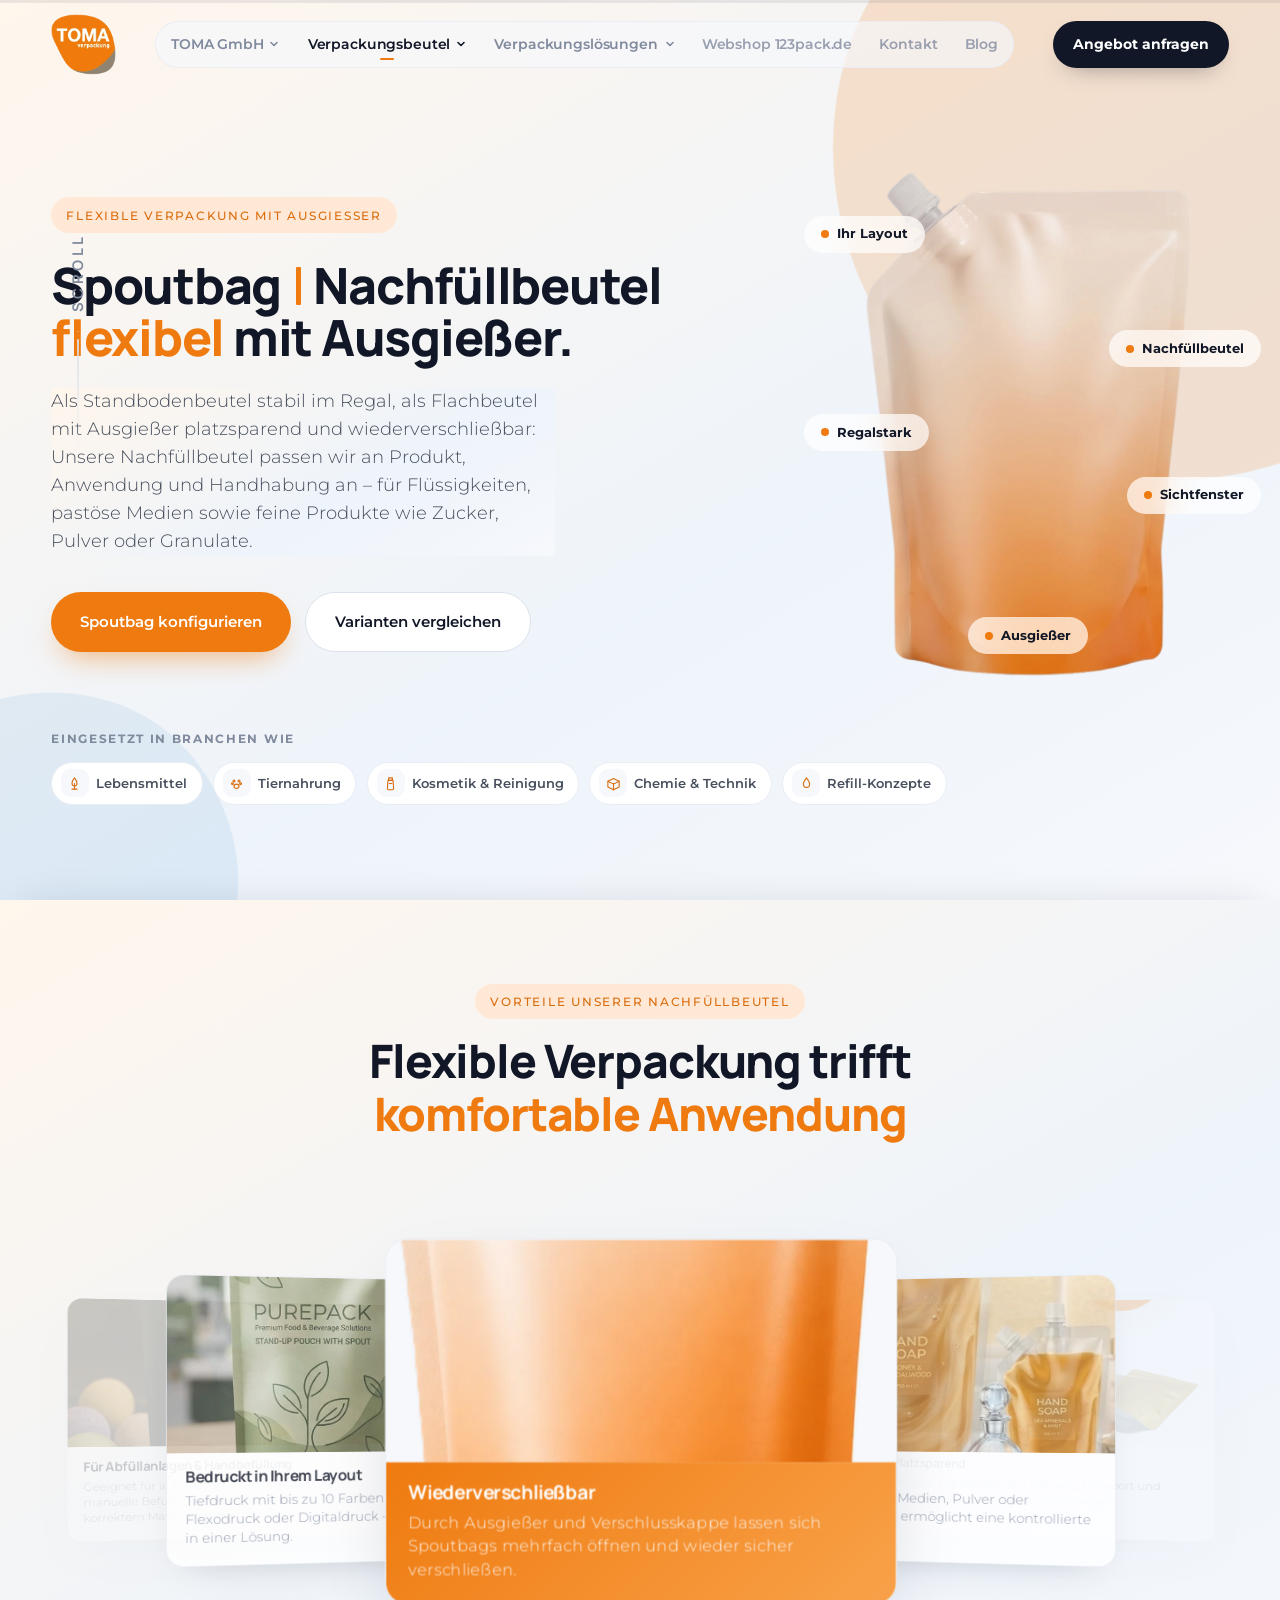
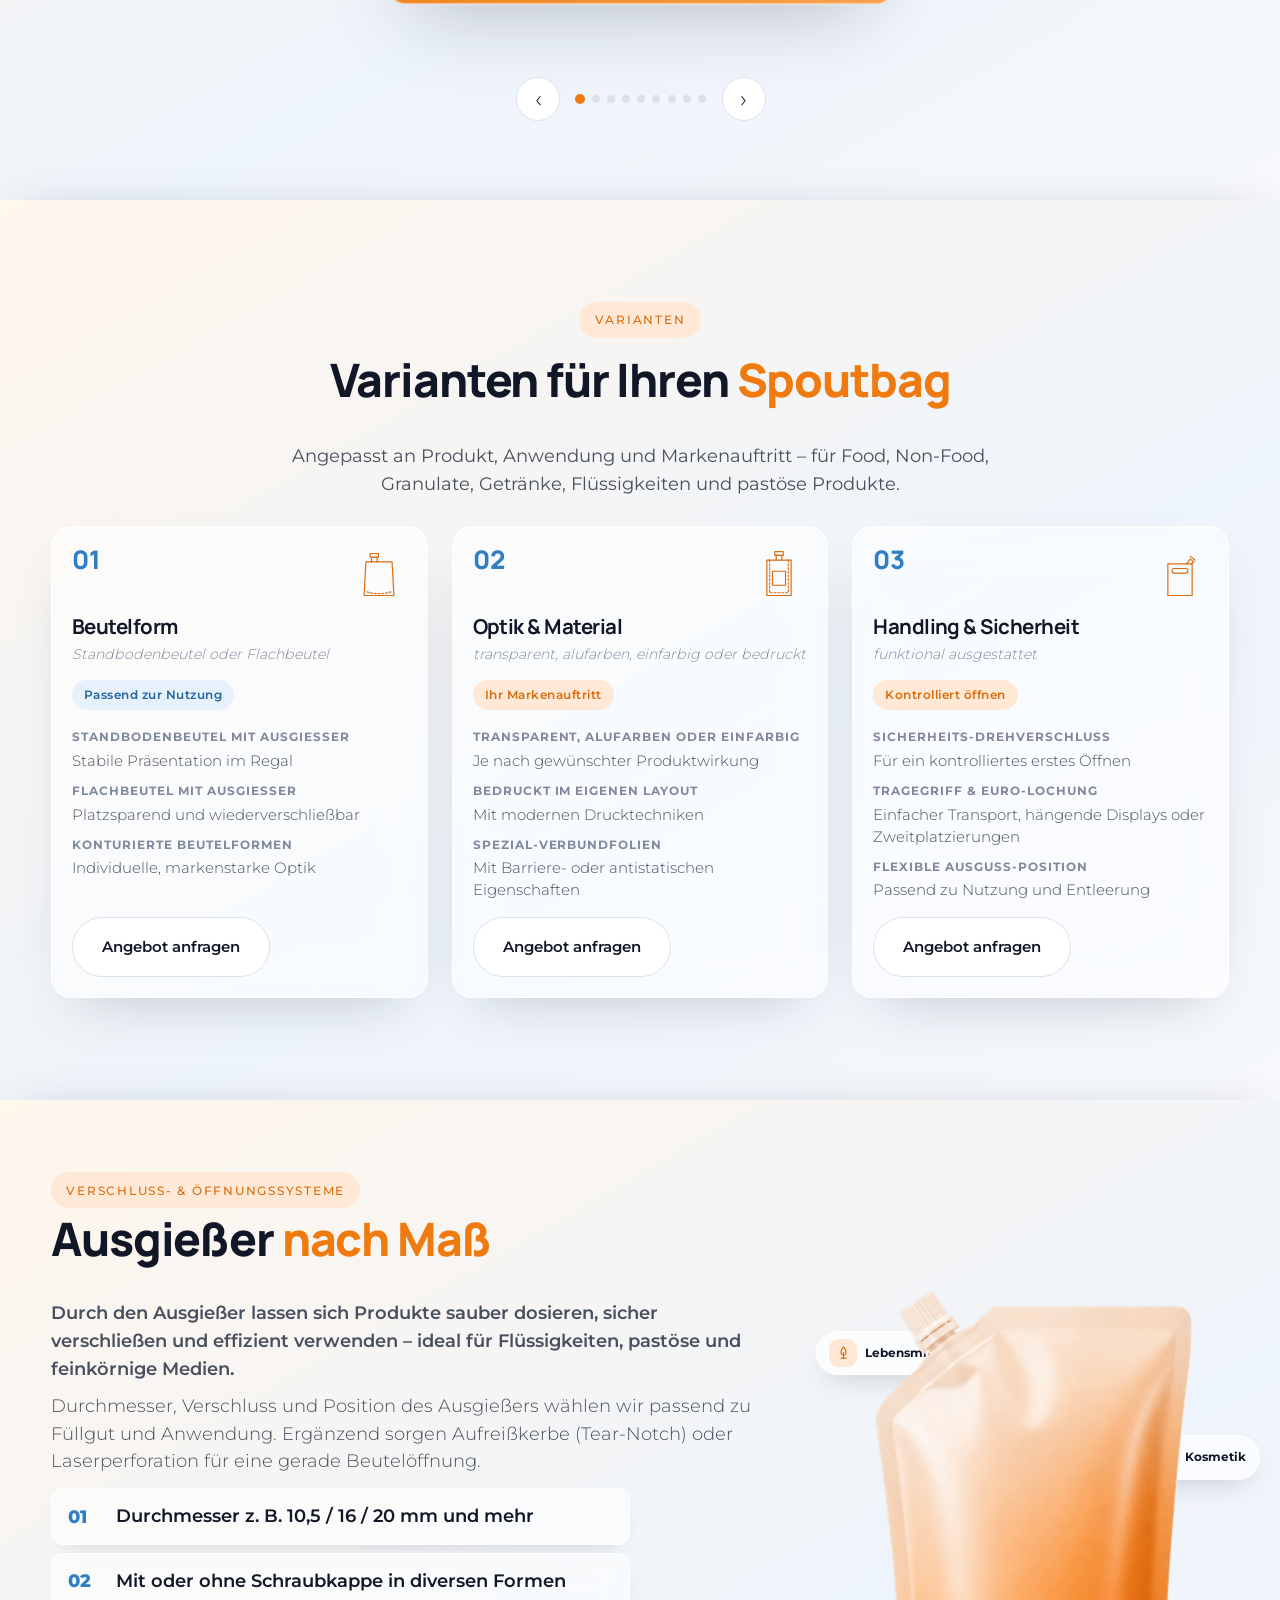
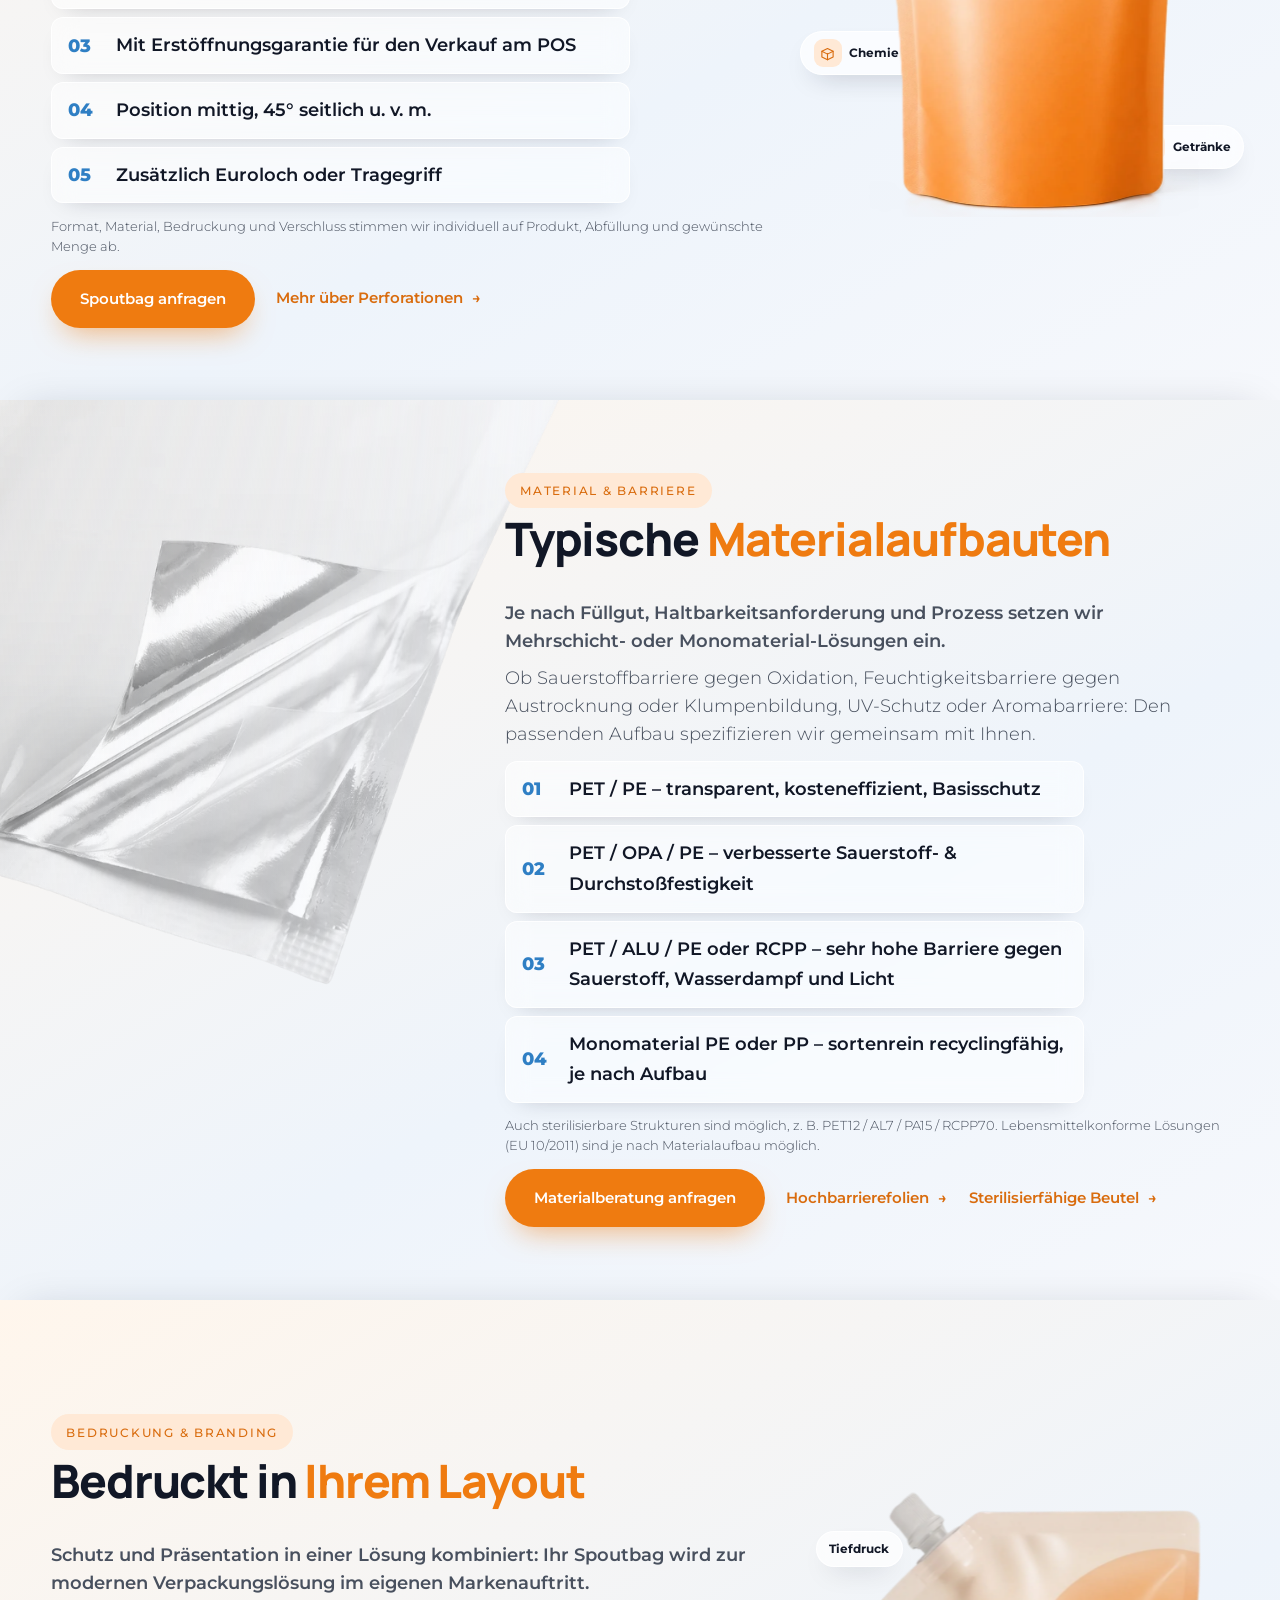
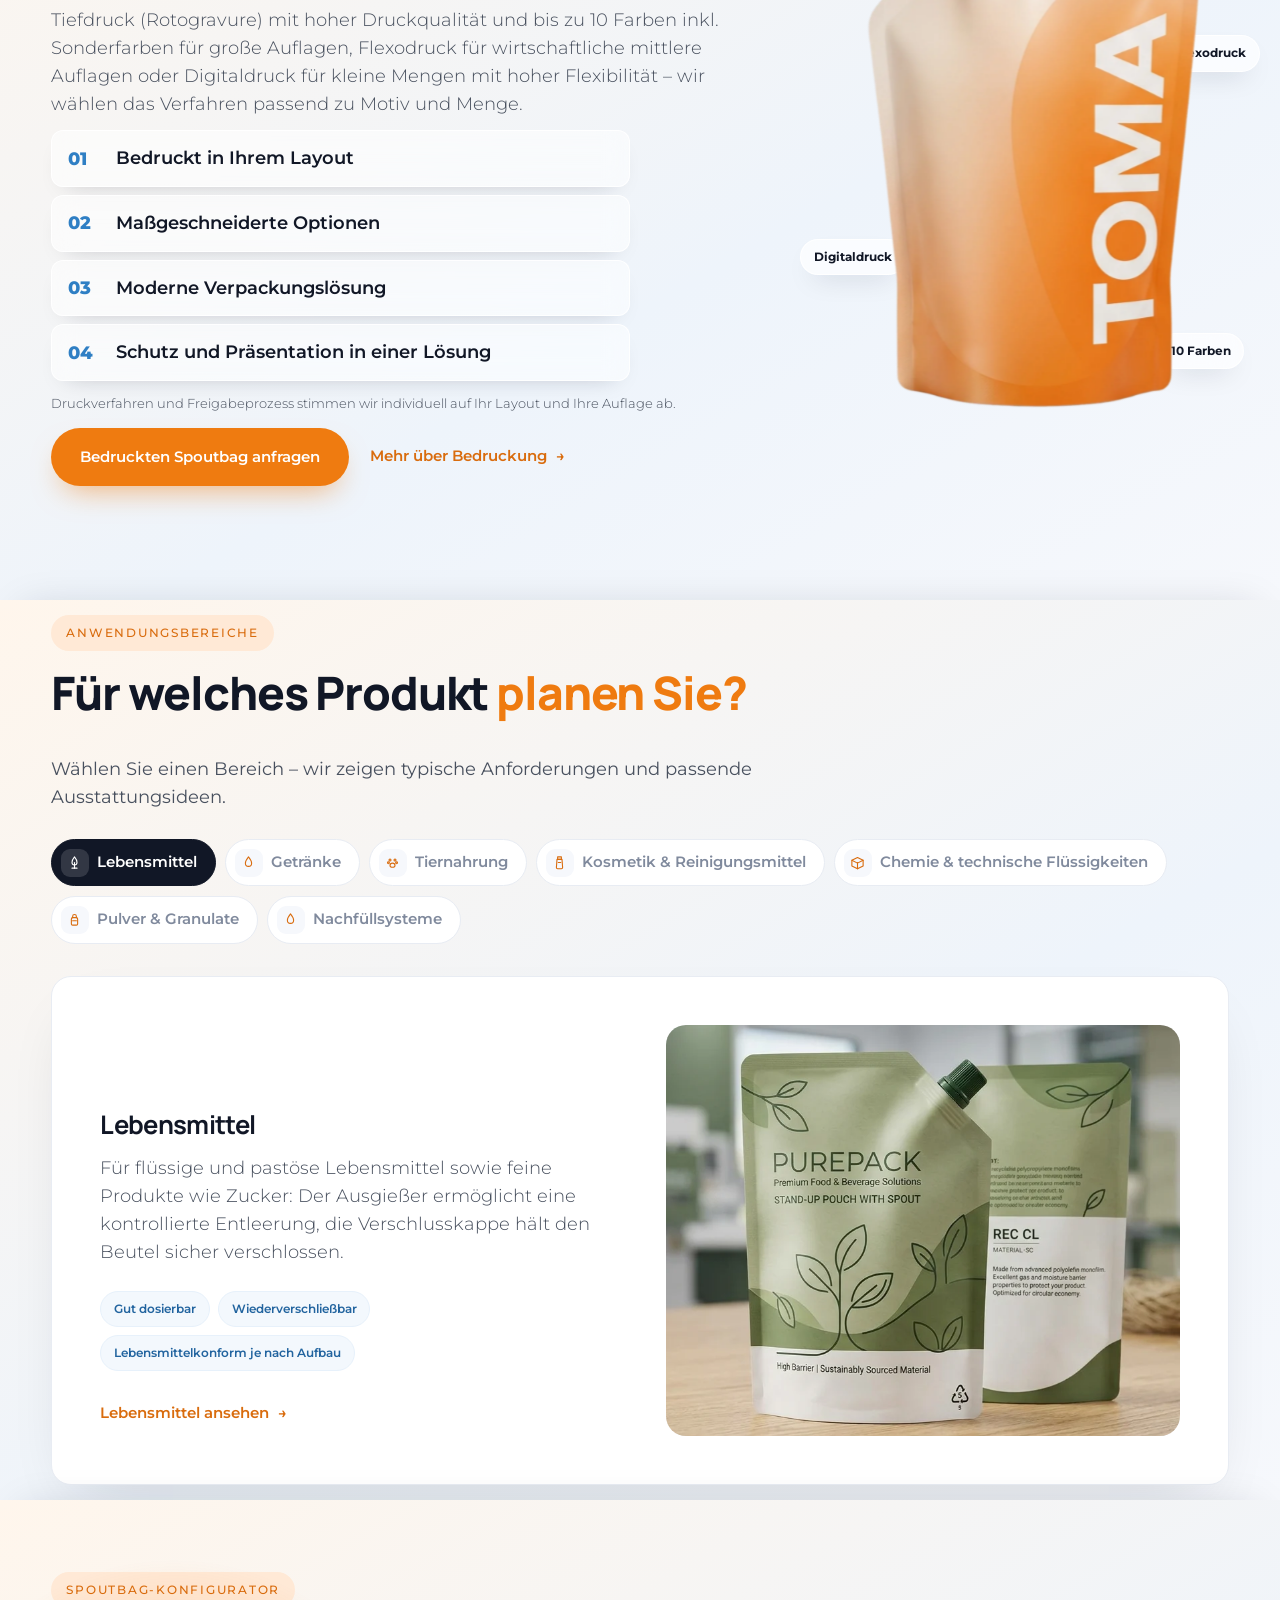
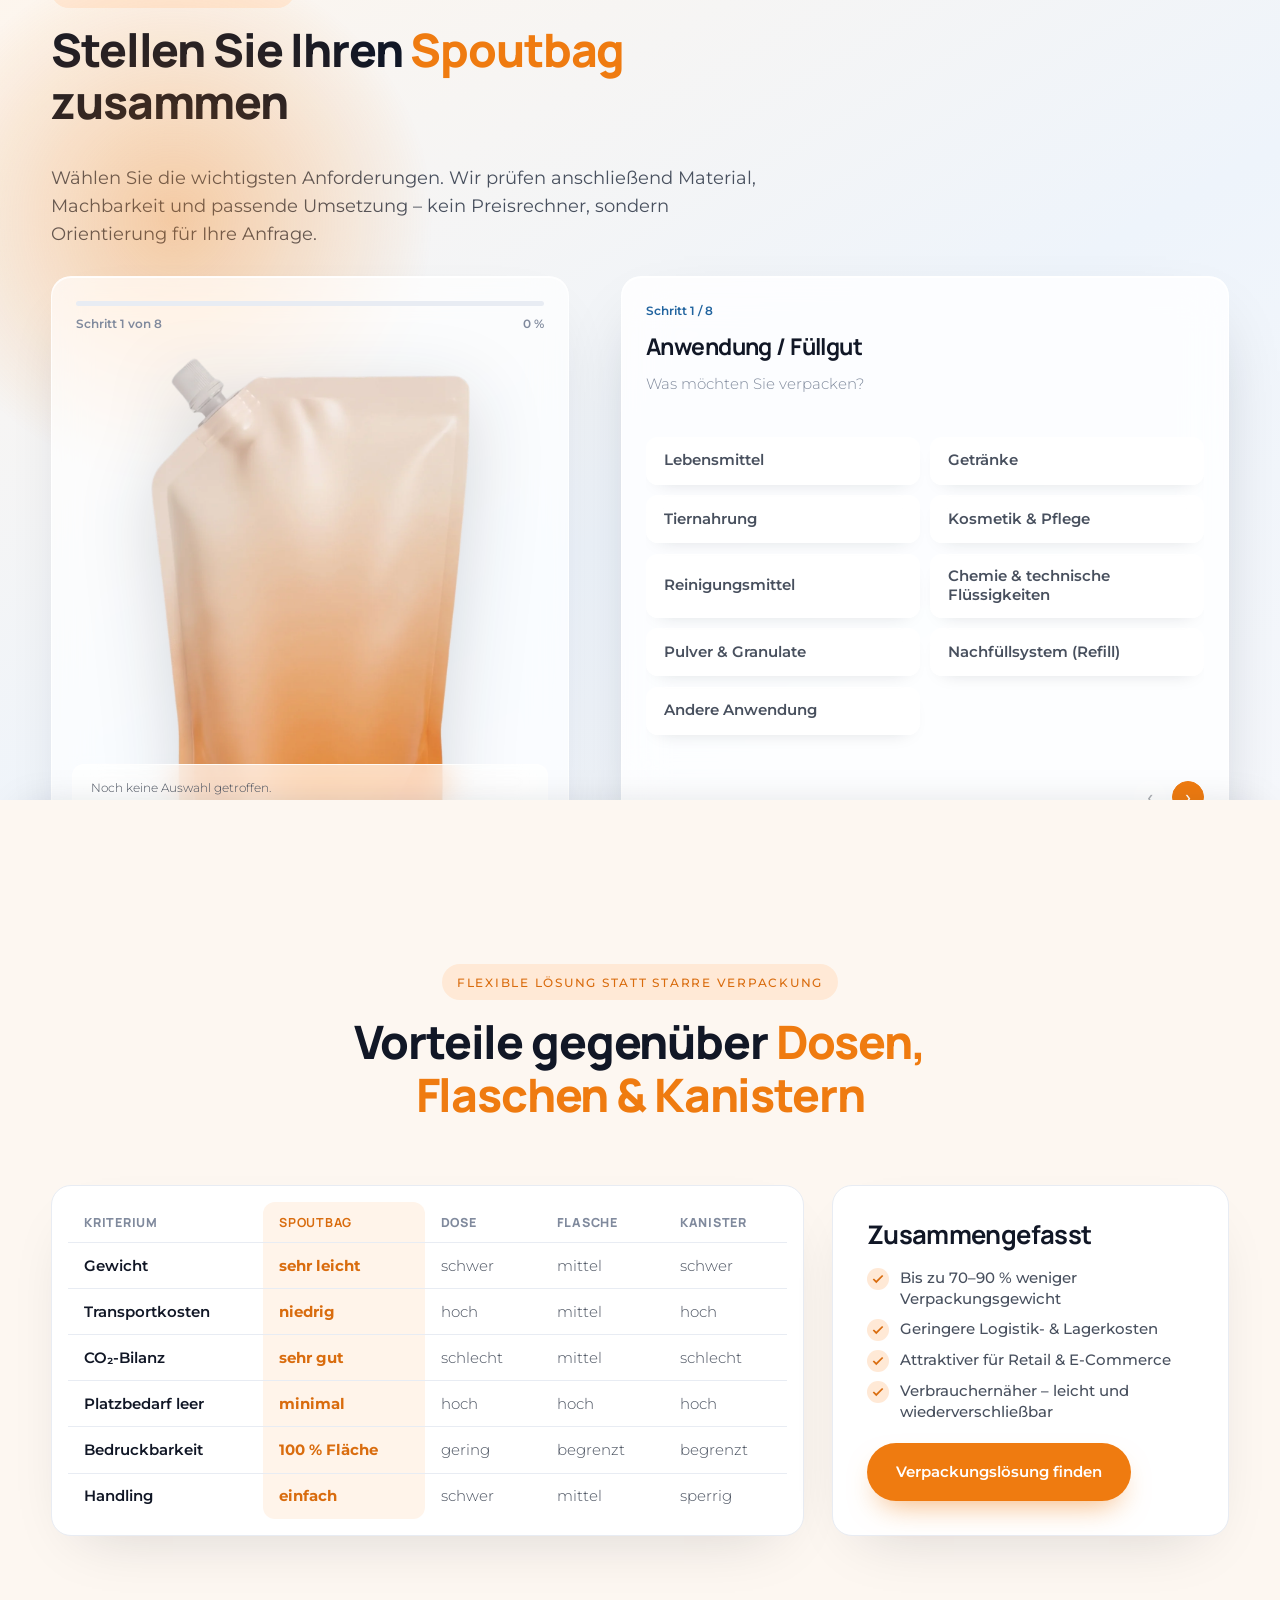
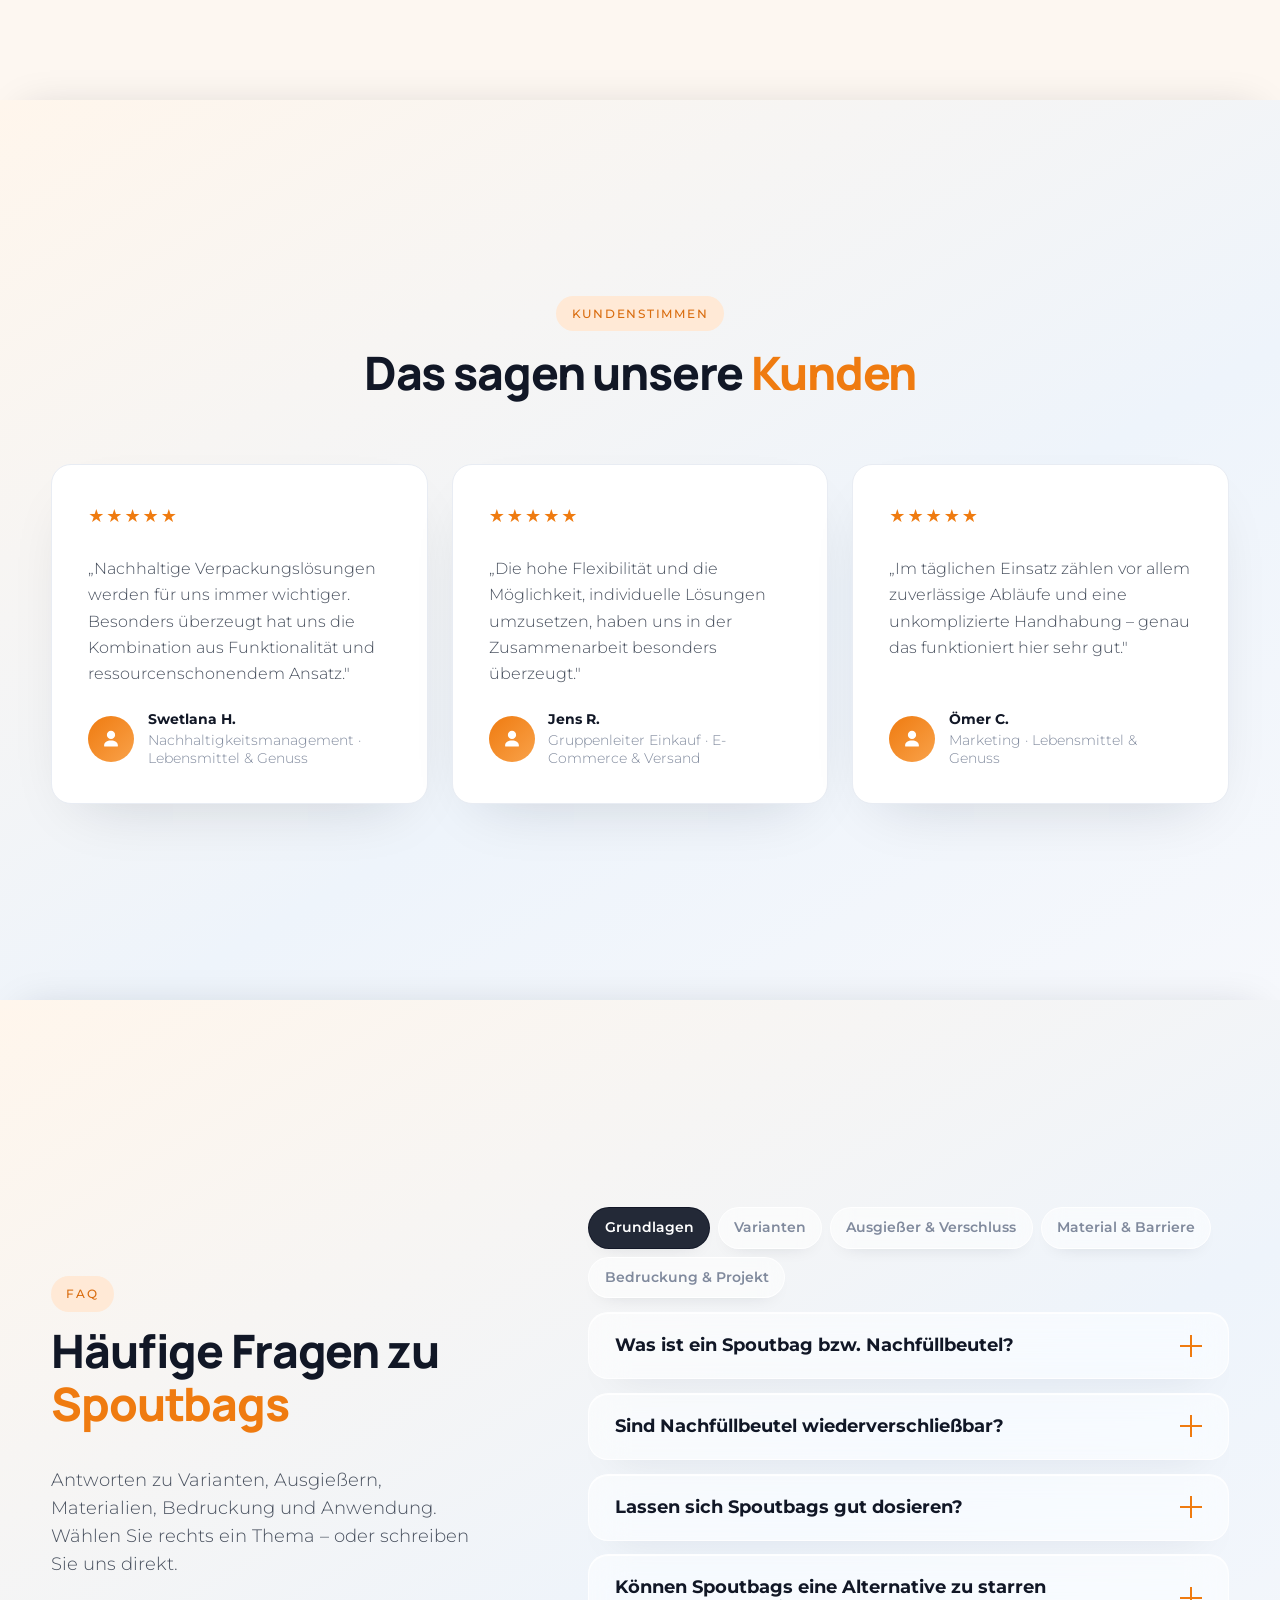
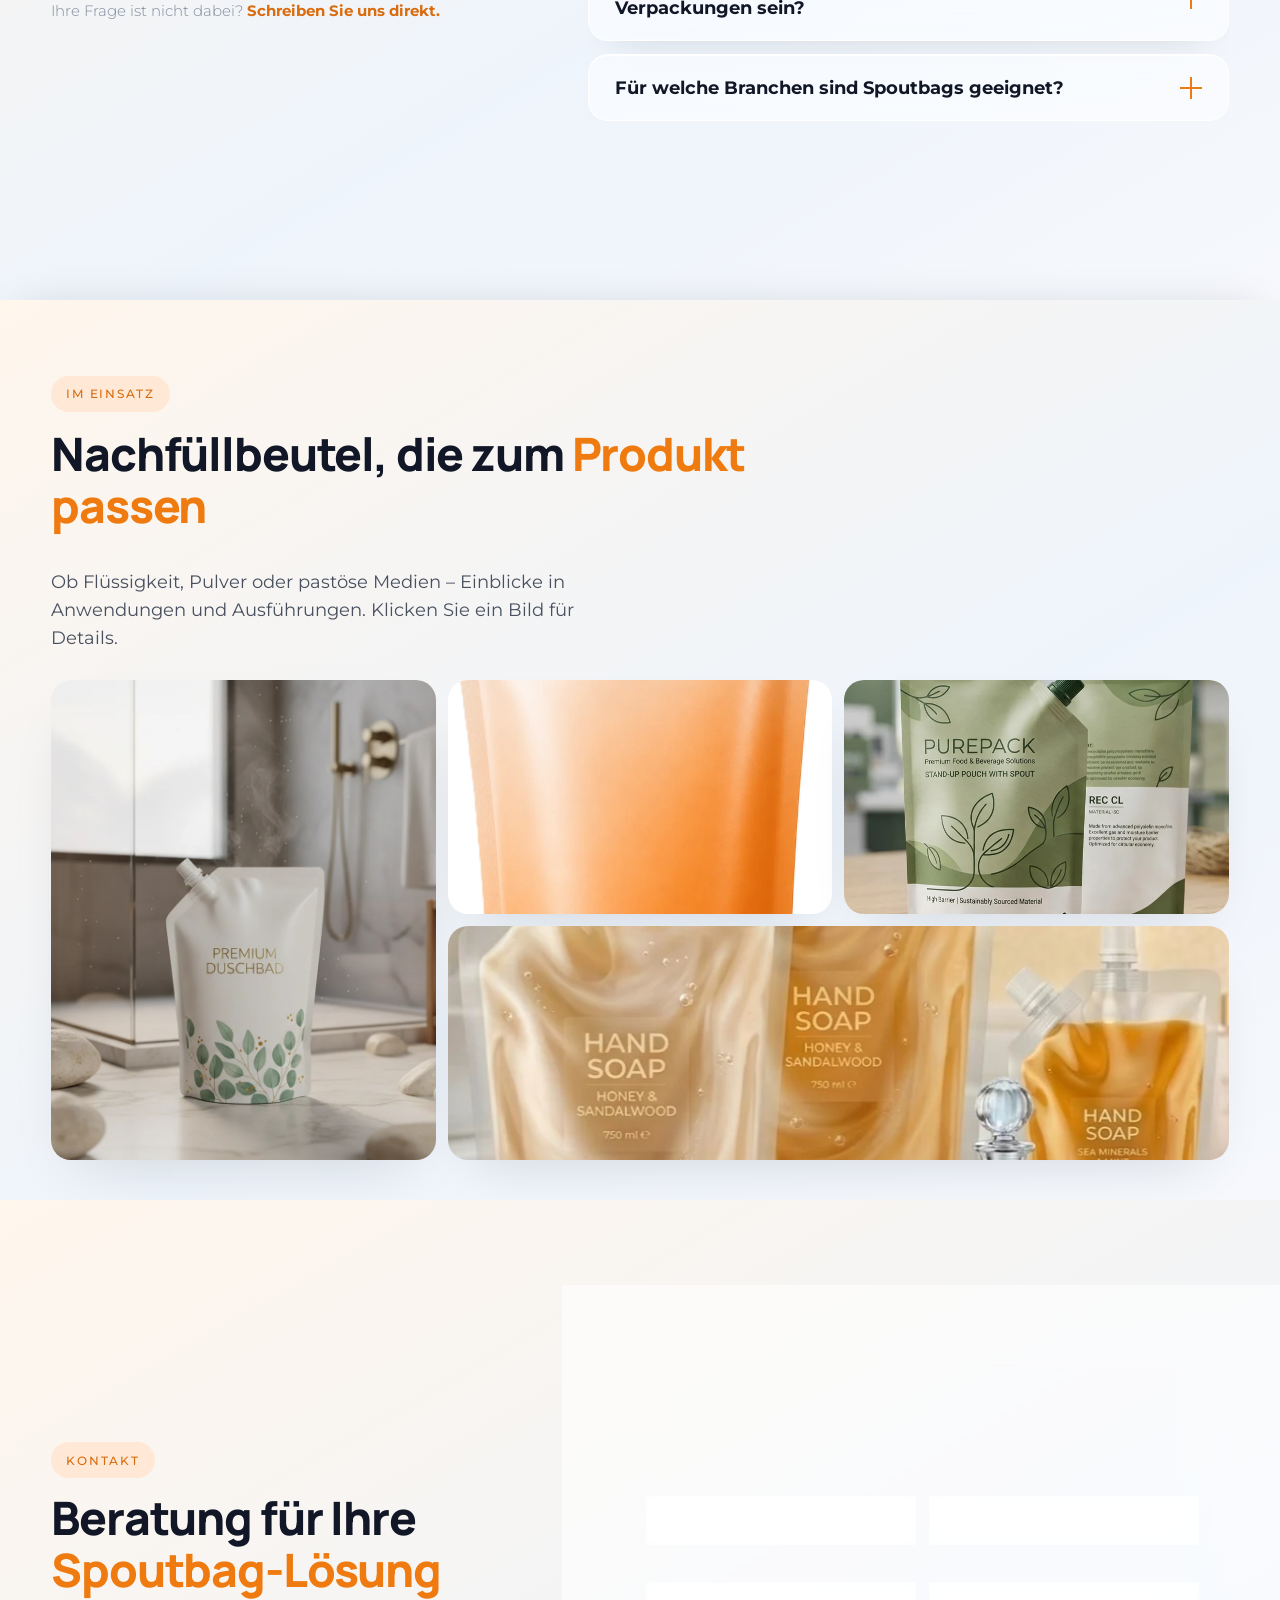
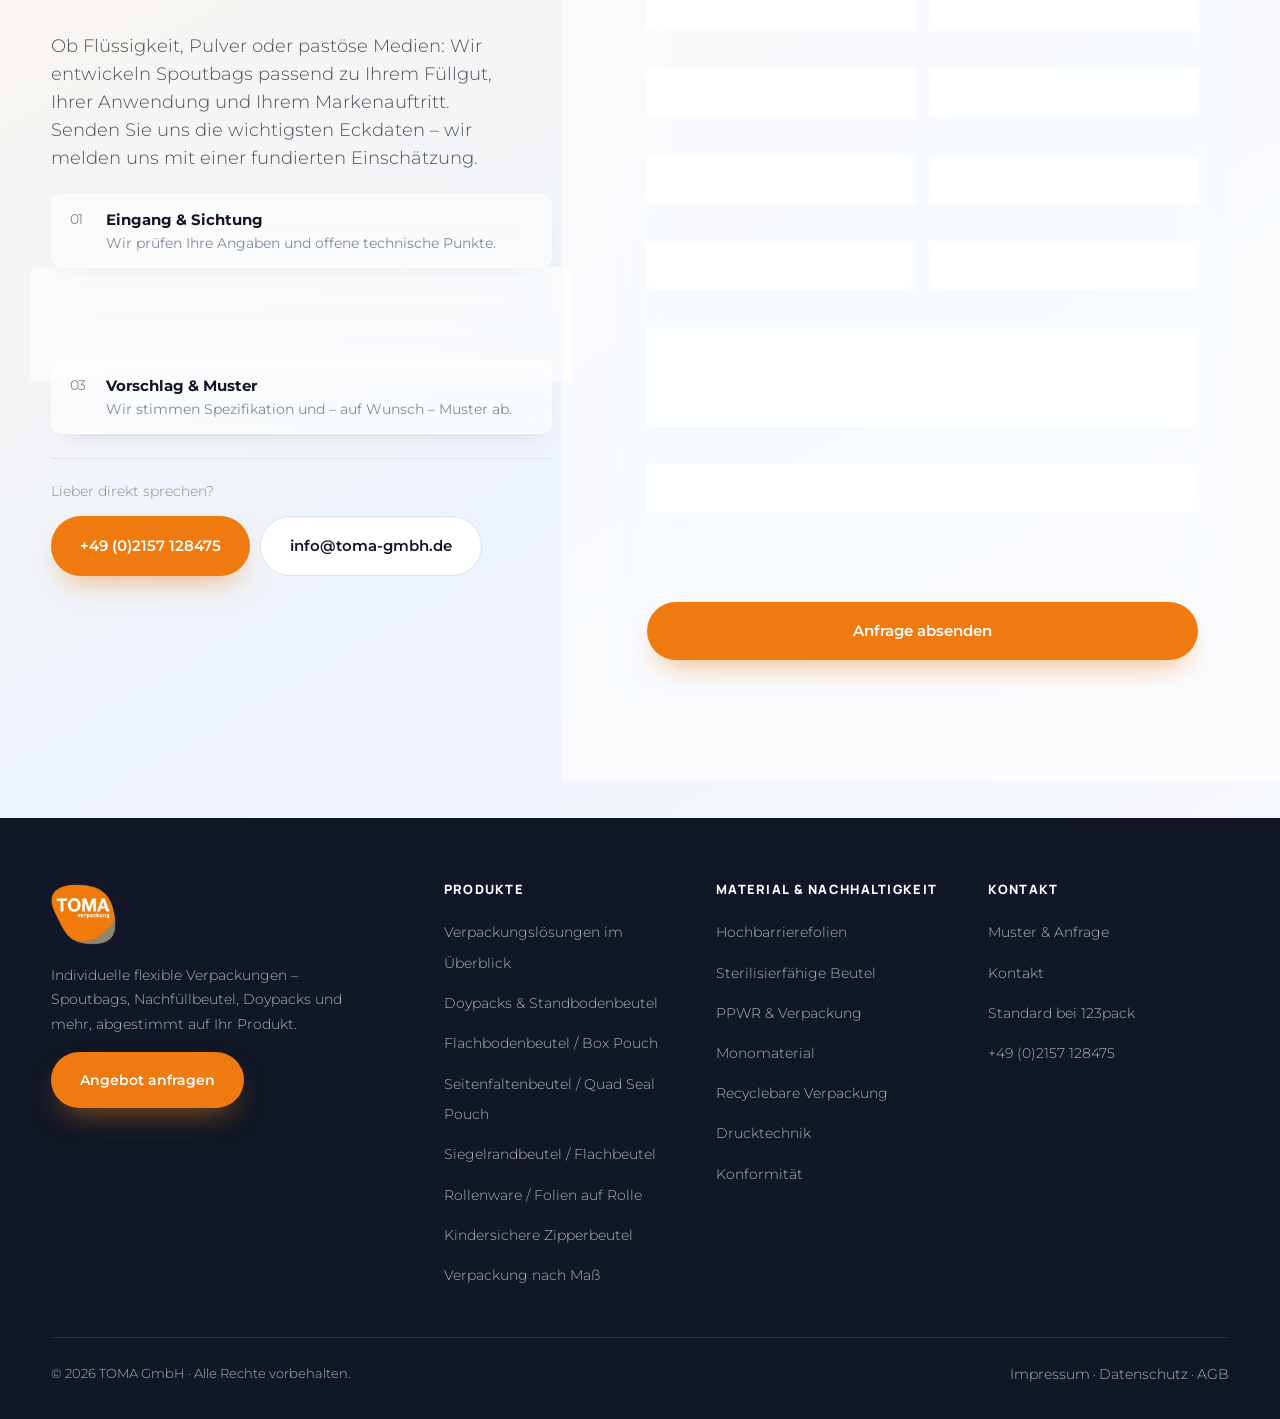
<file: spoutbag.html>
<!DOCTYPE html>
<html lang="de-DE" data-product="spoutbag">
<head>
  <meta charset="UTF-8" />
  <meta name="viewport" content="width=device-width, initial-scale=1.0" />
  <title>Spoutbag / Nachfüllbeutel individuell produziert | TOMA GmbH</title>
  <meta name="description" content="Spoutbags und Nachfüllbeutel individuell produziert: als Standbodenbeutel oder Flachbeutel mit Ausgießer – wiederverschließbar, gut dosierbar und platzsparend für Flüssigkeiten, pastöse Medien, Pulver und Granulate." />
  <meta name="leadwerk:focus-keyphrase" content="Spoutbag Nachfüllbeutel" />
  <meta name="theme-color" content="#ef7b10" />

  <meta property="og:type" content="website" />
  <meta property="og:title" content="Spoutbag / Nachfüllbeutel individuell produziert | TOMA GmbH" />
  <meta property="og:description" content="Flexible Verpackung mit Ausgießer: Spoutbags als Standbodenbeutel oder Flachbeutel – Format, Material, Barriere, Ausgießer und Bedruckung abgestimmt auf Ihr Füllgut. Ausführung konfigurieren und anfragen." />
  <meta property="og:image" content="assets/doypack/standbodenbeutel-ausgiesser.webp" />
  <meta property="og:locale" content="de_DE" />
  <link rel="icon" href="assets/logo-toma.webp" type="image/webp" />

  <link rel="stylesheet" href="css/fonts-local.css" />
  <link rel="stylesheet" href="css/tokens.css" />
  <link rel="stylesheet" href="css/base.css" />
  <link rel="stylesheet" href="css/components.css" />

  <script type="application/ld+json">
  {
    "@context": "https://schema.org",
    "@type": "Product",
    "name": "Spoutbag / Nachfüllbeutel (individuell)",
    "category": "Flexible Verpackung",
    "brand": { "@type": "Brand", "name": "TOMA GmbH" },
    "description": "Individuell produzierte Spoutbags bzw. Nachfüllbeutel mit Ausgießer – als Standbodenbeutel oder Flachbeutel, wiederverschließbar und gut dosierbar. Format, Material, Barriere, Ausgießer und Bedruckung werden auf Füllgut und Anwendung abgestimmt.",
    "manufacturer": { "@type": "Organization", "name": "TOMA GmbH", "telephone": "+49-2157-128475", "email": "info@toma-gmbh.de", "url": "https://www.toma-gmbh.de/" }
  }
  </script>
</head>
<body>
  <a class="skip-link" href="#main">Zum Inhalt springen</a>

  <!-- ============================ NAV ============================ -->
  <!-- Struktur wie www.toma-gmbh.de. Verlinkt sind nur bereits angelegte Seiten; alle übrigen Punkte bleiben vorerst Text. -->
  <header class="nav" id="nav">
    <div class="nav__progress" aria-hidden="true">
      <div class="nav__progress-bar" id="navProgress"></div>
    </div>
    <div class="nav__inner">
      <a class="nav__logo" href="index.html" data-lw-page-ref="toma-kopie-home-v1" aria-label="TOMA GmbH – Startseite">
        <span class="nav__logo-mark"><img src="assets/logo-toma.webp" width="52" height="52" alt="TOMA GmbH" data-lw-global="brand.logo" data-lw-type="image" /></span>
      </a>
      <nav class="nav__links" aria-label="Hauptnavigation">
        <ul class="nav__menu">
          <li class="nav__item" data-nav-item>
            <button type="button" class="nav__trigger" aria-expanded="false" aria-controls="navSubToma">TOMA GmbH<svg class="nav__caret" viewBox="0 0 12 12" aria-hidden="true" focusable="false"><path d="M3 4.5 6 7.5l3-3"/></svg></button>
            <div class="nav__dropdown" id="navSubToma">
              <ul class="nav__sublist">
                <li><span class="nav__text">Team</span></li>
                <li><span class="nav__text">Mission und Kompetenzen</span></li>
                <li><a class="nav__sublink" href="ppmr.html">PPWR &amp; Verpackung</a></li>
                <li><span class="nav__text">Nachhaltig und biologisch verpacken</span></li>
                <li><span class="nav__text">Konformitätserklärungen</span></li>
              </ul>
            </div>
          </li>
          <li class="nav__item nav__item--mega" data-nav-item>
            <button type="button" class="nav__trigger is-current" aria-expanded="false" aria-controls="navSubBeutel">Verpackungsbeutel<svg class="nav__caret" viewBox="0 0 12 12" aria-hidden="true" focusable="false"><path d="M3 4.5 6 7.5l3-3"/></svg></button>
            <div class="nav__dropdown nav__mega" id="navSubBeutel">
              <div class="nav__mega-grid nav__mega-grid--beutel">
                <div class="nav__mega-intro">
                  <span class="eyebrow">Verpackungsbeutel</span>
                  <p class="nav__mega-title">Die passende <em>Beutelform</em> für Ihr Produkt</p>
                  <p class="nav__mega-copy">Vom Standbodenbeutel bis zur Folie auf Rolle: Füllgut, Menge und Abfüllung entscheiden, welche Form passt. Wir beraten Sie persönlich.</p>
                  <a class="btn btn--primary nav__mega-cta" href="#anfrage">Beratung anfragen</a>
                </div>
                <div class="nav__mega-col">
                  <p class="nav__mega-heading" id="navMegaBeutel">Beutelformen</p>
                  <p class="nav__mega-sub">Vom Standbodenbeutel bis zur Rolle</p>
                  <ul class="nav__sublist nav__sublist--grid" aria-labelledby="navMegaBeutel">
                    <li><a class="nav__sublink" href="doypack.html" data-preview-src="assets/doypack/doypack.webp"><b>Doypack</b><span>Standbodenbeutel</span></a></li>
                    <li><a class="nav__sublink" href="flachbodenbeutel.html" data-preview-src="assets/flachbodenbeutel/flachbodenbeutel-neutral.webp"><b>Box Pouch</b><span>Flachbodenbeutel</span></a></li>
                    <li><a class="nav__sublink" href="seitenfaltenbeutel.html" data-preview-src="assets/seitenfaltenbeutel/seitenfaltenbeutel-neutral.webp"><b>Quadro-Seal-Pouch</b><span>Seitenfaltenbeutel</span></a></li>
                    <li><a class="nav__sublink" href="siegelrandbeutel.html" data-preview-src="assets/flachbeutel/flachbeutel-neutral.webp"><b>Siegelrandbeutel</b><span>Flachbeutel</span></a></li>
                    <li><a class="nav__sublink" href="rollenware.html" data-preview-src="assets/rollenware/rollenware-neutral.webp"><b>Rollenware</b><span>Folien auf Rolle</span></a></li>
                    <li><a class="nav__sublink" href="spoutbag.html" data-preview-src="assets/nachfuellbeutel/spoutbag-neutral.webp" aria-current="page"><b>Spoutbag</b><span>Nachfüllbeutel</span></a></li>
                  </ul>
                </div>
                <!-- Vorschau wechselt beim Hover/Fokus (nav-menu.js), Verlauf wie .nav__mega-intro -->
                <figure class="nav__preview" aria-hidden="true">
                  <img src="assets/doypack/doypack.webp" width="1086" height="1448" alt="" loading="lazy" decoding="async" data-nav-preview-img />
                  <figcaption><b data-nav-preview-title>Doypack</b><span data-nav-preview-sub>Standbodenbeutel</span></figcaption>
                </figure>
              </div>
              <div class="nav__mega-foot">
                <span class="nav__mega-foot-label" id="navMegaBeutelMehr">Passend dazu</span>
                <ul class="nav__mega-pills" aria-labelledby="navMegaBeutelMehr">
                  <li><a href="verpackungsloesungen.html">Verpackungslösungen im Überblick</a></li>
                  <li><a href="hochbarrierefolien.html">Hochbarrierefolien</a></li>
                  <li><a href="ppmr.html">PPWR &amp; Verpackung</a></li>
                </ul>
              </div>
            </div>
          </li>
          <li class="nav__item nav__item--mega nav__item--split" data-nav-item>
            <a class="nav__trigger" href="verpackungsloesungen.html">Verpackungslösungen</a><button type="button" class="nav__toggle" aria-expanded="false" aria-controls="navSubLoesungen" aria-label="Menü Verpackungslösungen"><svg class="nav__caret" viewBox="0 0 12 12" aria-hidden="true" focusable="false"><path d="M3 4.5 6 7.5l3-3"/></svg></button>
            <div class="nav__dropdown nav__mega" id="navSubLoesungen">
              <div class="nav__mega-grid">
                <div class="nav__mega-intro">
                  <span class="eyebrow">Verpackungslösungen</span>
                  <p class="nav__mega-title">Die passende Lösung für <em>Ihr Produkt</em></p>
                  <p class="nav__mega-copy">Material, Ausstattung und Branche bestimmen, welche Verpackung passt. Wir beraten Sie persönlich.</p>
                  <a class="nav__mega-link" href="verpackungsloesungen.html">Alle Verpackungslösungen im Überblick <span class="arrow" aria-hidden="true">→</span></a>
                  <a class="btn btn--primary nav__mega-cta" href="#anfrage">Beratung anfragen</a>
                </div>
                <div class="nav__mega-col">
                  <p class="nav__mega-heading" id="navMegaMaterial">Materialanwendungen</p>
                  <p class="nav__mega-sub">Nach Füllgut und Schutzbedarf</p>
                  <ul class="nav__mega-list" aria-labelledby="navMegaMaterial">
                    <li><a href="hochbarrierefolien.html">Hochbarrierefolien</a></li>
                    <li><span class="nav__text">Recyclebare Verpackung</span></li>
                    <li><span class="nav__text">Biologisch verpacken</span></li>
                    <li><span class="nav__text">Sterilisierfähige Beutel</span></li>
                    <li><span class="nav__text">Monomaterial</span></li>
                    <li><span class="nav__text">Mikrowellenbeutel</span></li>
                  </ul>
                </div>
                <div class="nav__mega-col">
                  <p class="nav__mega-heading" id="navMegaAttribute">Attribute</p>
                  <p class="nav__mega-sub">Funktionen und Veredelung</p>
                  <ul class="nav__mega-list" aria-labelledby="navMegaAttribute">
                    <li><span class="nav__text">Kindersichere Zipperbeutel</span></li>
                    <li><span class="nav__text">Perforationen</span></li>
                    <li><span class="nav__text">Aufdruck</span></li>
                  </ul>
                </div>
                <div class="nav__mega-col">
                  <p class="nav__mega-heading" id="navMegaBranchen">Branchen</p>
                  <p class="nav__mega-sub">Lösungen nach Einsatzbereich</p>
                  <ul class="nav__mega-list" aria-labelledby="navMegaBranchen">
                    <li><span class="nav__text">Food – Lebensmittelverpackung</span></li>
                    <li><span class="nav__text">Non-Food Verpackungsbeutel</span></li>
                    <li><span class="nav__text">Kaffeeverpackung</span></li>
                    <li><span class="nav__text">Tierfutterverpackung</span></li>
                    <li><span class="nav__text">Chemie</span></li>
                    <li><span class="nav__text">Pharma</span></li>
                  </ul>
                </div>
              </div>
              <div class="nav__mega-foot">
                <span class="nav__mega-foot-label" id="navMegaFormen">Beutelformen</span>
                <ul class="nav__mega-pills" aria-labelledby="navMegaFormen">
                  <li><a href="doypack.html">Doypack</a></li>
                  <li><a href="flachbodenbeutel.html">Box Pouch</a></li>
                  <li><a href="seitenfaltenbeutel.html">Seitenfaltenbeutel</a></li>
                  <li><a href="siegelrandbeutel.html">Siegelrandbeutel</a></li>
                  <li><a href="rollenware.html">Rollenware</a></li>
                  <li><a href="spoutbag.html" aria-current="page">Spoutbag</a></li>
                </ul>
              </div>
            </div>
          </li>
          <li class="nav__item"><span class="nav__text nav__text--top">Webshop 123pack.de</span></li>
          <li class="nav__item"><span class="nav__text nav__text--top">Kontakt</span></li>
          <li class="nav__item"><span class="nav__text nav__text--top">Blog</span></li>
        </ul>
      </nav>
      <div class="nav__cta">
        <a class="nav__cta-btn" href="#anfrage">Angebot anfragen</a>
        <button class="nav__burger" id="navBurger" aria-label="Menü öffnen" aria-expanded="false" aria-controls="navMobile">
          <span class="nav__burger-lines" aria-hidden="true"><i></i><i></i><i></i></span>
        </button>
      </div>
    </div>
  </header>

  <div class="nav__mobile" id="navMobile" aria-hidden="true">
    <div class="nav__mobile-panel">
      <div class="nav__mobile-top">
        <span class="nav__mobile-label">Menü</span>
        <button class="nav__mobile-close" id="navClose" aria-label="Menü schließen">
          <span aria-hidden="true"></span>
        </button>
      </div>
      <nav class="nav__mobile-links" aria-label="Mobile Navigation">
        <div class="nav__mgroup" data-nav-mgroup>
          <button type="button" class="nav__mtrigger" aria-expanded="false" aria-controls="navMSubToma"><span class="nav__mnum">01</span>TOMA GmbH<svg class="nav__caret" viewBox="0 0 12 12" aria-hidden="true" focusable="false"><path d="M3 4.5 6 7.5l3-3"/></svg></button>
          <ul class="nav__msub" id="navMSubToma" hidden>
            <li><span class="nav__text">Team</span></li>
            <li><span class="nav__text">Mission und Kompetenzen</span></li>
            <li><a href="ppmr.html">PPWR &amp; Verpackung</a></li>
            <li><span class="nav__text">Nachhaltig und biologisch verpacken</span></li>
            <li><span class="nav__text">Konformitätserklärungen</span></li>
          </ul>
        </div>
        <div class="nav__mgroup" data-nav-mgroup>
          <button type="button" class="nav__mtrigger is-current" aria-expanded="false" aria-controls="navMSubBeutel"><span class="nav__mnum">02</span>Verpackungsbeutel<svg class="nav__caret" viewBox="0 0 12 12" aria-hidden="true" focusable="false"><path d="M3 4.5 6 7.5l3-3"/></svg></button>
          <ul class="nav__msub" id="navMSubBeutel" hidden>
            <li><a href="doypack.html">Doypack | Standbodenbeutel</a></li>
            <li><a href="flachbodenbeutel.html">Box Pouch | Flachbodenbeutel</a></li>
            <li><a href="seitenfaltenbeutel.html">Quadro-Seal-Pouch | Seitenfaltenbeutel</a></li>
            <li><a href="siegelrandbeutel.html">Siegelrandbeutel | Flachbeutel</a></li>
            <li><a href="rollenware.html">Rollenware | Folien auf Rolle</a></li>
            <li><a href="spoutbag.html" aria-current="page">Spoutbag / Nachfüllbeutel</a></li>
          </ul>
        </div>
        <div class="nav__mgroup" data-nav-mgroup>
          <div class="nav__mhead"><a class="nav__mtrigger" href="verpackungsloesungen.html"><span class="nav__mnum">03</span>Verpackungslösungen</a><button type="button" class="nav__mtoggle" aria-expanded="false" aria-controls="navMSubLoesungen" aria-label="Menü Verpackungslösungen"><svg class="nav__caret" viewBox="0 0 12 12" aria-hidden="true" focusable="false"><path d="M3 4.5 6 7.5l3-3"/></svg></button></div>
          <div class="nav__msub" id="navMSubLoesungen" hidden>
            <ul>
              <li><a href="verpackungsloesungen.html">Verpackungslösungen im Überblick</a></li>
            </ul>
            <p class="nav__mheading">Materialanwendungen</p>
            <ul>
              <li><a href="hochbarrierefolien.html">Hochbarrierefolien</a></li>
              <li><span class="nav__text">Recyclebare Verpackung</span></li>
              <li><span class="nav__text">Biologisch verpacken</span></li>
              <li><span class="nav__text">Sterilisierfähige Beutel</span></li>
              <li><span class="nav__text">Monomaterial</span></li>
              <li><span class="nav__text">Mikrowellenbeutel</span></li>
            </ul>
            <p class="nav__mheading">Attribute</p>
            <ul>
              <li><span class="nav__text">Kindersichere Zipperbeutel</span></li>
              <li><span class="nav__text">Perforationen</span></li>
              <li><span class="nav__text">Aufdruck</span></li>
            </ul>
            <p class="nav__mheading">Branchen</p>
            <ul>
              <li><span class="nav__text">Food – Lebensmittelverpackung</span></li>
              <li><span class="nav__text">Non-Food Verpackungsbeutel</span></li>
              <li><span class="nav__text">Kaffeeverpackung</span></li>
              <li><span class="nav__text">Tierfutterverpackung</span></li>
              <li><span class="nav__text">Chemie</span></li>
              <li><span class="nav__text">Pharma</span></li>
            </ul>
          </div>
        </div>
        <span class="nav__mtext"><span class="nav__mnum">04</span>Webshop 123pack.de</span>
        <span class="nav__mtext"><span class="nav__mnum">05</span>Kontakt</span>
        <span class="nav__mtext"><span class="nav__mnum">06</span>Blog</span>
      </nav>
      <a class="nav__cta-btn nav__cta-btn--block" href="#anfrage">Angebot anfragen</a>
    </div>
  </div>

  <a class="hero__scroll" href="#warum" data-hero="scroll" aria-label="Weiter scrollen">
    <span class="hero__scroll-label">Scroll</span>
    <span class="hero__scroll-track" aria-hidden="true">
      <span class="hero__scroll-dot"></span>
    </span>
  </a>

  <main id="main" data-snap>

    <!-- ============================ HERO ============================ -->
    <!-- Bilder: standbodenbeutel-ausgiesser / doypack-nachfuellbeutel sind echte Spoutbags, übrige Badges Platzhalter -->
    <section class="hero stack-panel" id="hero" style="--stack-z: 1" aria-labelledby="hero-title" data-lw-section="hero">
      <div class="sil sil--hero" aria-hidden="true"><svg viewBox="0 0 200 180"><use href="#toma-silhouette"/></svg></div>
      <div class="sil sil--hero-soft" aria-hidden="true"><svg viewBox="0 0 200 180"><use href="#toma-silhouette"/></svg></div>
      <div class="container--wide hero__layout">
        <div class="hero__grid">
          <div class="hero__copy">
            <span class="eyebrow hero__eyebrow" data-hero="eyebrow" data-lw-field="hero.eyebrow" data-lw-type="text">Flexible Verpackung mit Ausgießer</span>
            <h1 id="hero-title" data-lw-field="hero.title" data-lw-type="richtext">
              <span class="line"><span data-hero="line"><span class="hero__name">Spoutbag<span class="visually-hidden">,</span><span class="hero__sep" aria-hidden="true"></span></span> <span class="hero__name">Nachfüllbeutel</span></span></span>
              <span class="line"><span data-hero="line"><em>flexibel</em> mit Ausgießer.</span></span>
            </h1>
            <p class="hero__sub lead" data-hero="sub" data-lw-field="hero.copy" data-lw-type="textarea">Als Standbodenbeutel stabil im Regal, als Flachbeutel mit Ausgießer platzsparend und wiederverschließbar: Unsere Nachfüllbeutel passen wir an Produkt, Anwendung und Handhabung an – für Flüssigkeiten, pastöse Medien sowie feine Produkte wie Zucker, Pulver oder Granulate.</p>
            <div class="hero__ctas" data-hero="ctas">
              <a class="btn btn--primary" href="#konfigurator">Spoutbag konfigurieren</a>
              <a class="btn btn--ghost" href="#varianten">Varianten vergleichen</a>
            </div>
          </div>

          <div class="hero__visual" data-hero="visual">
            <div class="media media--hero" data-hero-stage>
              <div class="hero__float" data-hero-float>
                <img src="assets/nachfuellbeutel/spoutbag-neutral.webp" width="907" height="1382" alt="TOMA Spoutbag mit Ausgießer" fetchpriority="high" decoding="async" data-hero-img data-lw-field="hero.image" data-lw-type="image" />
              </div>
            </div>
            <button type="button" class="hero__badge glass hero__badge--1" data-hero="badge" data-image="assets/nachfuellbeutel/spoutbag-neutral.webp" data-alt="TOMA Spoutbag mit Ausgießer" aria-pressed="false"><span class="dot" aria-hidden="true"></span>Ausgießer</button>
            <button type="button" class="hero__badge glass hero__badge--2" data-hero="badge" data-image="assets/nachfuellbeutel/spoutbag-neutral.webp" data-alt="TOMA Spoutbag mit Ausgießer" aria-pressed="false"><span class="dot" aria-hidden="true"></span>Nachfüllbeutel</button>
            <button type="button" class="hero__badge glass hero__badge--3" data-hero="badge" data-image="assets/nachfuellbeutel/spoutbag-bedruckt.webp" data-alt="Individuell bedruckter Spoutbag" aria-pressed="false"><span class="dot" aria-hidden="true"></span>Ihr Layout</button>
            <button type="button" class="hero__badge glass hero__badge--4" data-hero="badge" data-image="assets/nachfuellbeutel/spoutbag-neutral.webp" data-alt="TOMA Spoutbag mit Ausgießer" aria-pressed="false"><span class="dot" aria-hidden="true"></span>Regalstark</button>
            <button type="button" class="hero__badge glass hero__badge--5" data-hero="badge" data-image="assets/nachfuellbeutel/spoutbag-sichtfenster.webp" data-alt="TOMA Spoutbag mit Sichtfenster" aria-pressed="false"><span class="dot" aria-hidden="true"></span>Sichtfenster</button>
          </div>
        </div>

        <div class="hero__strip" data-hero="strip">
          <span class="hero__strip-label">Eingesetzt in Branchen wie</span>
          <div class="hero__branches" id="branchStrip"></div>
        </div>
      </div>
    </section>

    <!-- ============================ VORTEILE-KARUSSELL ============================ -->
    <section class="section values stack-panel" id="warum" style="--stack-z: 2" aria-labelledby="values-title" data-lw-section="benefits">
      <div class="container--wide">
        <div class="section-head section-head--center" data-reveal>
          <span class="eyebrow">Vorteile unserer Nachfüllbeutel</span>
          <h2 id="values-title">Flexible Verpackung trifft<br><em>komfortable Anwendung</em></h2>
        </div>
        <div class="values-carousel" id="valuesCarousel" data-reveal aria-roledescription="Karussell" aria-label="Vorteile von TOMA-Spoutbags">
          <div class="values-carousel__viewport">
            <div class="values-carousel__track"></div>
          </div>
          <div class="values-carousel__controls">
            <button type="button" class="values-carousel__btn" data-values-prev aria-label="Vorherige Vorteile">‹</button>
            <div class="values-carousel__dots" role="tablist" aria-label="Vorteile wählen"></div>
            <button type="button" class="values-carousel__btn" data-values-next aria-label="Nächste Vorteile">›</button>
          </div>
        </div>
      </div>
    </section>

    <!-- ============================ VARIANTEN ============================ -->
    <section class="section variants stack-panel" id="varianten" style="--stack-z: 3" aria-labelledby="variants-title" data-lw-section="variants">
      <div class="container--wide">
        <div class="section-head section-head--center" data-reveal>
          <span class="eyebrow">Varianten</span>
          <h2 id="variants-title">Varianten für Ihren <em>Spoutbag</em></h2>
          <p>Angepasst an Produkt, Anwendung und Markenauftritt – für Food, Non-Food, Granulate, Getränke, Flüssigkeiten und pastöse Produkte.</p>
        </div>
        <div class="variants__grid">
          <article class="variants__card" data-reveal>
            <div class="variants__top">
              <span class="variants__n">01</span>
              <svg class="variants__icon" viewBox="0 0 120 120" aria-hidden="true" focusable="false">
                <path d="M32 32h56l4 72H28z"/>
                <path d="M34 96q26 8 52 0" stroke-dasharray="4 4"/>
                <path d="M44 32V22h12v10"/>
                <path d="M41 14h18v8H41z"/>
              </svg>
            </div>
            <h3>Beutelform</h3>
            <p class="variants__alias">Standbodenbeutel oder Flachbeutel</p>
            <span class="variants__tag">Passend zur Nutzung</span>
            <dl class="variants__specs">
              <div><dt>Standbodenbeutel mit Ausgießer</dt><dd>Stabile Präsentation im Regal</dd></div>
              <div><dt>Flachbeutel mit Ausgießer</dt><dd>Platzsparend und wiederverschließbar</dd></div>
              <div><dt>Konturierte Beutelformen</dt><dd>Individuelle, markenstarke Optik</dd></div>
            </dl>
            <a class="btn btn--ghost variants__cta" href="#anfrage">Angebot anfragen</a>
          </article>

          <article class="variants__card" data-reveal>
            <div class="variants__top">
              <span class="variants__n">02</span>
              <svg class="variants__icon" viewBox="0 0 120 120" aria-hidden="true" focusable="false">
                <path d="M34 28h52v76H34z"/>
                <path d="M40 28v70h40V28" stroke-dasharray="4 4"/>
                <path d="M46 52h28v30H46z"/>
                <path d="M54 28V18h12v10"/>
                <path d="M51 10h18v8H51z"/>
              </svg>
            </div>
            <h3>Optik &amp; Material</h3>
            <p class="variants__alias">transparent, alufarben, einfarbig oder bedruckt</p>
            <span class="variants__tag variants__tag--accent">Ihr Markenauftritt</span>
            <dl class="variants__specs">
              <div><dt>Transparent, alufarben oder einfarbig</dt><dd>Je nach gewünschter Produktwirkung</dd></div>
              <div><dt>Bedruckt im eigenen Layout</dt><dd>Mit modernen Drucktechniken</dd></div>
              <div><dt>Spezial-Verbundfolien</dt><dd>Mit Barriere- oder antistatischen Eigenschaften</dd></div>
            </dl>
            <a class="btn btn--ghost variants__cta" href="#anfrage">Angebot anfragen</a>
          </article>

          <article class="variants__card" data-reveal>
            <div class="variants__top">
              <span class="variants__n">03</span>
              <svg class="variants__icon" viewBox="0 0 120 120" aria-hidden="true" focusable="false">
                <path d="M34 36h52v68H34z"/>
                <path d="M48 46h24a5 5 0 0 1 0 10H48a5 5 0 0 1 0-10z"/>
                <path d="M74 36l8-10 8 6-6 4"/>
                <path d="M82 20l10 8"/>
              </svg>
            </div>
            <h3>Handling &amp; Sicherheit</h3>
            <p class="variants__alias">funktional ausgestattet</p>
            <span class="variants__tag variants__tag--accent">Kontrolliert öffnen</span>
            <dl class="variants__specs">
              <div><dt>Sicherheits-Drehverschluss</dt><dd>Für ein kontrolliertes erstes Öffnen</dd></div>
              <div><dt>Tragegriff &amp; Euro-Lochung</dt><dd>Einfacher Transport, hängende Displays oder Zweitplatzierungen</dd></div>
              <div><dt>Flexible Ausguss-Position</dt><dd>Passend zu Nutzung und Entleerung</dd></div>
            </dl>
            <a class="btn btn--ghost variants__cta" href="#anfrage">Angebot anfragen</a>
          </article>
        </div>
      </div>
    </section>

    <!-- ============================ AUSGIESSER / VERSCHLUSS- & ÖFFNUNGSSYSTEME ============================ -->
    <section class="section spout stack-panel" id="ausgiesser" style="--stack-z: 4" aria-labelledby="spout-title" data-lw-section="spout">
      <div class="container--wide spout__layout">
        <div class="spout__text">
          <span class="eyebrow" data-reveal>Verschluss- &amp; Öffnungssysteme</span>
          <h2 id="spout-title" data-reveal>Ausgießer <em>nach Maß</em></h2>
          <p class="spout__lead" data-reveal>Durch den Ausgießer lassen sich Produkte sauber dosieren, sicher verschließen und effizient verwenden – ideal für Flüssigkeiten, pastöse und feinkörnige Medien.</p>
          <p class="spout__intro" data-reveal>Durchmesser, Verschluss und Position des Ausgießers wählen wir passend zu Füllgut und Anwendung. Ergänzend sorgen Aufreißkerbe (Tear-Notch) oder Laserperforation für eine gerade Beutelöffnung.</p>
          <ul class="spout__props">
            <li data-reveal><span class="spout__n">01</span><span>Durchmesser z. B. 10,5 / 16 / 20 mm und mehr</span></li>
            <li data-reveal><span class="spout__n">02</span><span>Mit oder ohne Schraubkappe in diversen Formen</span></li>
            <li data-reveal><span class="spout__n">03</span><span>Mit Erstöffnungsgarantie für den Verkauf am POS</span></li>
            <li data-reveal><span class="spout__n">04</span><span>Position mittig, 45° seitlich u. v. m.</span></li>
            <li data-reveal><span class="spout__n">05</span><span>Zusätzlich Euroloch oder Tragegriff</span></li>
          </ul>
          <p class="spout__note" data-reveal>Format, Material, Bedruckung und Verschluss stimmen wir individuell auf Produkt, Abfüllung und gewünschte Menge ab.</p>
          <div class="spout__links" data-reveal>
            <a class="btn btn--primary" href="#anfrage">Spoutbag anfragen</a>
            <a class="btn btn--link" href="https://www.toma-gmbh.de/perforationen/">Mehr über Perforationen <span class="arrow" aria-hidden="true">→</span></a>
          </div>
        </div>
        <div class="spout__visual" data-reveal>
          <div class="media media--hero">
            <img src="assets/doypack/standbodenbeutel-ausgiesser.webp" width="638" height="1033" alt="Spoutbag mit seitlich positioniertem Ausgießer und Schraubkappe" loading="lazy" decoding="async" />
          </div>
          <span class="spout__badge glass spout__badge--1" data-icon="food" title="Flüssige, pastöse und feinkörnige Lebensmittel">Lebensmittel</span>
          <span class="spout__badge glass spout__badge--2" data-icon="cosmetic" title="Nachfüllbeutel für Kosmetik und Reinigungsmittel">Kosmetik</span>
          <span class="spout__badge glass spout__badge--3" data-icon="nonfood" title="Chemie und technische Flüssigkeiten">Chemie &amp; Non-Food</span>
          <span class="spout__badge glass spout__badge--4" data-icon="liquid" title="Getränke und Refill-Konzepte">Getränke</span>
        </div>
      </div>
    </section>

    <!-- ============================ MATERIAL & BARRIERE ============================ -->
    <section class="section material stack-panel" id="material" style="--stack-z: 5" aria-labelledby="material-title" data-lw-section="material">
      <div class="material__bg" aria-hidden="true">
        <img src="assets/material.webp" width="800" height="800" alt="Illustration verschiedener Materialschichten eines Beutels" loading="lazy" decoding="async" data-lw-field="material.image" data-lw-type="image" />
      </div>
      <div class="container--wide material__layout">
        <div class="material__text">
          <span class="eyebrow" data-reveal>Material &amp; Barriere</span>
          <h2 id="material-title" data-reveal>Typische <em>Materialaufbauten</em></h2>
          <p class="material__lead" data-reveal>Je nach Füllgut, Haltbarkeitsanforderung und Prozess setzen wir Mehrschicht- oder Monomaterial-Lösungen ein.</p>
          <p class="material__intro" data-reveal>Ob Sauerstoffbarriere gegen Oxidation, Feuchtigkeitsbarriere gegen Austrocknung oder Klumpenbildung, UV-Schutz oder Aromabarriere: Den passenden Aufbau spezifizieren wir gemeinsam mit Ihnen.</p>
          <ul class="material__props">
            <li data-reveal><span class="material__n">01</span><span>PET / PE – transparent, kosteneffizient, Basisschutz</span></li>
            <li data-reveal><span class="material__n">02</span><span>PET / OPA / PE – verbesserte Sauerstoff- &amp; Durchstoßfestigkeit</span></li>
            <li data-reveal><span class="material__n">03</span><span>PET / ALU / PE oder RCPP – sehr hohe Barriere gegen Sauerstoff, Wasserdampf und Licht</span></li>
            <li data-reveal><span class="material__n">04</span><span>Monomaterial PE oder PP – sortenrein recyclingfähig, je nach Aufbau</span></li>
          </ul>
          <p class="material__note" data-reveal>Auch sterilisierbare Strukturen sind möglich, z. B. PET12 / AL7 / PA15 / RCPP70. Lebensmittelkonforme Lösungen (EU 10/2011) sind je nach Materialaufbau möglich.</p>
          <div class="material__links" data-reveal>
            <a class="btn btn--primary" href="#anfrage">Materialberatung anfragen</a>
            <a class="btn btn--link" href="hochbarrierefolien.html">Hochbarrierefolien <span class="arrow" aria-hidden="true">→</span></a>
            <a class="btn btn--link" href="https://www.toma-gmbh.de/sterilisationsfaehige-beutel/">Sterilisierfähige Beutel <span class="arrow" aria-hidden="true">→</span></a>
          </div>
        </div>
      </div>
    </section>

    <!-- ============================ BEDRUCKUNG & BRANDING ============================ -->
    <section class="section spout stack-panel" id="bedruckung" style="--stack-z: 6" aria-labelledby="print-title" data-lw-section="print">
      <div class="container--wide spout__layout">
        <div class="spout__text">
          <span class="eyebrow" data-reveal>Bedruckung &amp; Branding</span>
          <h2 id="print-title" data-reveal>Bedruckt in <em>Ihrem Layout</em></h2>
          <p class="spout__lead" data-reveal>Schutz und Präsentation in einer Lösung kombiniert: Ihr Spoutbag wird zur modernen Verpackungslösung im eigenen Markenauftritt.</p>
          <p class="spout__intro" data-reveal>Tiefdruck (Rotogravure) mit hoher Druckqualität und bis zu 10 Farben inkl. Sonderfarben für große Auflagen, Flexodruck für wirtschaftliche mittlere Auflagen oder Digitaldruck für kleine Mengen mit hoher Flexibilität – wir wählen das Verfahren passend zu Motiv und Menge.</p>
          <ul class="spout__props">
            <li data-reveal><span class="spout__n">01</span><span>Bedruckt in Ihrem Layout</span></li>
            <li data-reveal><span class="spout__n">02</span><span>Maßgeschneiderte Optionen</span></li>
            <li data-reveal><span class="spout__n">03</span><span>Moderne Verpackungslösung</span></li>
            <li data-reveal><span class="spout__n">04</span><span>Schutz und Präsentation in einer Lösung</span></li>
          </ul>
          <p class="spout__note" data-reveal>Druckverfahren und Freigabeprozess stimmen wir individuell auf Ihr Layout und Ihre Auflage ab.</p>
          <div class="spout__links" data-reveal>
            <a class="btn btn--primary" href="#anfrage">Bedruckten Spoutbag anfragen</a>
            <a class="btn btn--link" href="https://www.toma-gmbh.de/drucktechnik/">Mehr über Bedruckung <span class="arrow" aria-hidden="true">→</span></a>
          </div>
        </div>
        <div class="spout__visual" data-reveal>
          <div class="media media--hero">
            <img src="assets/nachfuellbeutel/spoutbag-bedruckt.webp" width="902" height="1370" alt="Individuell bedruckter Spoutbag" loading="lazy" decoding="async" />
          </div>
          <span class="spout__badge glass spout__badge--1" title="Hohe Druckqualität, bis zu 10 Farben inkl. Sonderfarben – ideal für große Auflagen">Tiefdruck</span>
          <span class="spout__badge glass spout__badge--2" title="Wirtschaftlich bei mittleren Auflagen">Flexodruck</span>
          <span class="spout__badge glass spout__badge--3" title="Kleine Mengen, hohe Flexibilität">Digitaldruck</span>
          <span class="spout__badge glass spout__badge--4" title="Bis zu 10 Farben inkl. Sonderfarben">10 Farben</span>
        </div>
      </div>
    </section>

    <!-- ============================ ANWENDUNGEN (Tabs) ============================ -->
    <section class="section apps stack-panel" id="anwendungen" style="--stack-z: 7" aria-labelledby="apps-title" data-lw-section="applications">
      <div class="container--wide">
        <div class="section-head" data-reveal>
          <span class="eyebrow">Anwendungsbereiche</span>
          <h2 id="apps-title">Für welches Produkt <em>planen Sie?</em></h2>
          <p>Wählen Sie einen Bereich – wir zeigen typische Anforderungen und passende Ausstattungsideen.</p>
        </div>
        <div class="apps__tabs" role="tablist" aria-label="Anwendungsbereiche" id="appsTabs"></div>
        <div class="apps__stage card" data-reveal>
          <div class="apps__panel" id="appsPanel"></div>
          <div class="apps__visual" id="appsVisual" aria-hidden="true"></div>
        </div>
      </div>
    </section>

    <!-- ============================ KONFIGURATOR ============================ -->
    <section class="section config stack-panel" id="konfigurator" style="--stack-z: 8" aria-labelledby="config-title" data-lw-section="configurator">
      <div class="blob blob--orange" data-blob style="width:520px;height:520px;top:10%;left:-10%"></div>
      <div class="container--wide">
        <div class="section-head" data-reveal>
          <span class="eyebrow">Spoutbag-Konfigurator</span>
          <h2 id="config-title">Stellen Sie Ihren <em>Spoutbag</em> zusammen</h2>
          <p>Wählen Sie die wichtigsten Anforderungen. Wir prüfen anschließend Material, Machbarkeit und passende Umsetzung – kein Preisrechner, sondern Orientierung für Ihre Anfrage.</p>
        </div>
        <div class="config__grid">
          <div class="config__preview">
            <div class="config__preview-inner card">
              <div class="config__progress">
                <div class="config__progress-track"><div class="config__progress-bar" id="configBar"></div></div>
                <div class="config__progress-label"><span id="configStepLabel">Schritt 1 von 8</span><span id="configPct">0 %</span></div>
              </div>
              <div class="config__photo" aria-hidden="true">
                <img id="configPhoto" src="assets/nachfuellbeutel/spoutbag-neutral.webp" width="907" height="1382" alt="Vorschau eines konfigurierbaren Spoutbags" />
              </div>
              <svg id="configDoypack" viewBox="0 0 400 500" role="img" aria-label="Live-Vorschau des konfigurierten Spoutbags" style="display:none"><use href="#doypack-symbol" /></svg>
              <div class="config__hud glass" id="configHud" aria-live="polite"></div>
            </div>
          </div>
          <div class="config__steps" id="configSteps"></div>
        </div>
      </div>
    </section>

    <!-- ============================ VERGLEICH DOSEN / FLASCHEN / KANISTER ============================ -->
    <section class="section alt-compare stack-panel" id="alternativen" style="--stack-z: 9" aria-labelledby="alt-title" data-lw-section="alternatives">
      <div class="container--wide">
        <div class="section-head section-head--center" data-reveal>
          <span class="eyebrow">Flexible Lösung statt starre Verpackung</span>
          <h2 id="alt-title">Vorteile gegenüber <em>Dosen, Flaschen &amp; Kanistern</em></h2>
        </div>
        <div class="alt-compare__grid" data-reveal>
          <div class="alt-compare__table-wrap">
            <table class="alt-compare__table">
              <thead>
                <tr>
                  <th scope="col">Kriterium</th>
                  <th scope="col" class="is-highlight">Spoutbag</th>
                  <th scope="col">Dose</th>
                  <th scope="col">Flasche</th>
                  <th scope="col">Kanister</th>
                </tr>
              </thead>
              <tbody>
                <tr><th scope="row">Gewicht</th><td class="is-highlight">sehr leicht</td><td>schwer</td><td>mittel</td><td>schwer</td></tr>
                <tr><th scope="row">Transportkosten</th><td class="is-highlight">niedrig</td><td>hoch</td><td>mittel</td><td>hoch</td></tr>
                <tr><th scope="row">CO₂-Bilanz</th><td class="is-highlight">sehr gut</td><td>schlecht</td><td>mittel</td><td>schlecht</td></tr>
                <tr><th scope="row">Platzbedarf leer</th><td class="is-highlight">minimal</td><td>hoch</td><td>hoch</td><td>hoch</td></tr>
                <tr><th scope="row">Bedruckbarkeit</th><td class="is-highlight">100 % Fläche</td><td>gering</td><td>begrenzt</td><td>begrenzt</td></tr>
                <tr><th scope="row">Handling</th><td class="is-highlight">einfach</td><td>schwer</td><td>mittel</td><td>sperrig</td></tr>
              </tbody>
            </table>
          </div>
          <div class="alt-compare__summary">
            <h3>Zusammengefasst</h3>
            <ul class="compare__list">
              <li>Bis zu 70–90 % weniger Verpackungsgewicht</li>
              <li>Geringere Logistik- &amp; Lagerkosten</li>
              <li>Attraktiver für Retail &amp; E-Commerce</li>
              <li>Verbrauchernäher – leicht und wiederverschließbar</li>
            </ul>
            <a class="btn btn--primary" href="#anfrage">Verpackungslösung finden</a>
          </div>
        </div>
      </div>
    </section>

    <!-- ============================ TESTIMONIALS ============================ -->
    <section class="section quotes stack-panel" id="stimmen" style="--stack-z: 10" aria-labelledby="quotes-title" data-lw-section="testimonials">
      <div class="container--wide">
        <div class="section-head section-head--center" data-reveal>
          <span class="eyebrow">Kundenstimmen</span>
          <h2 id="quotes-title">Das sagen unsere <em>Kunden</em></h2>
        </div>
        <div class="quotes__grid" id="testimonialGrid"></div>
      </div>
    </section>

    <!-- ============================ FAQ ============================ -->
    <section class="section faq stack-panel" id="faq" style="--stack-z: 11" aria-labelledby="faq-title" data-lw-section="faq">
      <div class="container--wide faq__layout">
        <div class="faq__intro" data-reveal>
          <span class="eyebrow faq__eyebrow">FAQ</span>
          <h2 id="faq-title" class="faq__title">Häufige Fragen zu <em>Spoutbags</em></h2>
          <p class="faq__intro-text">Antworten zu Varianten, Ausgießern, Materialien, Bedruckung und Anwendung. Wählen Sie rechts ein Thema – oder schreiben Sie uns direkt.</p>
          <p class="faq__intro-note">Ihre Frage ist nicht dabei? <a href="#anfrage">Schreiben Sie uns direkt.</a></p>
        </div>
        <div class="faq__panel">
          <div class="faq__cats" id="faqCats" data-reveal></div>
          <div class="faq__list" id="faqList" role="tabpanel" aria-live="polite"></div>
        </div>
      </div>
    </section>

    <!-- ============================ BILDBAND / IM EINSATZ ============================ -->
    <section class="section gallery stack-panel" id="einsatz" style="--stack-z: 12" aria-labelledby="gallery-title" data-lw-section="gallery">
      <div class="container--wide">
        <div class="section-head" data-reveal>
          <span class="eyebrow">Im Einsatz</span>
          <h2 id="gallery-title">Nachfüllbeutel, die zum <em>Produkt passen</em></h2>
          <p>Ob Flüssigkeit, Pulver oder pastöse Medien – Einblicke in Anwendungen und Ausführungen. Klicken Sie ein Bild für Details.</p>
        </div>
        <div class="gallery__grid" id="galleryGrid" data-reveal></div>
      </div>
    </section>

    <div class="lightbox" id="galleryLightbox" hidden aria-hidden="true" role="dialog" aria-modal="true" aria-labelledby="lightboxTitle">
      <div class="lightbox__backdrop" tabindex="-1"></div>
      <div class="lightbox__dialog">
        <button type="button" class="lightbox__close" aria-label="Schließen">
          <span aria-hidden="true"></span>
        </button>
        <div class="lightbox__media">
          <img class="lightbox__img" alt="Ausgewähltes Spoutbag-Anwendungsbeispiel" />
        </div>
        <div class="lightbox__copy">
          <h3 id="lightboxTitle" class="lightbox__title"></h3>
          <p class="lightbox__desc"></p>
        </div>
      </div>
    </div>

    <!-- ============================ KONTAKT / ANFRAGE ============================ -->
    <section class="section lead" id="anfrage" aria-labelledby="lead-title" data-lw-section="contact">
      <div class="container--wide lead__layout">
        <div class="lead__intro">
          <span class="eyebrow lead__eyebrow" data-reveal>Kontakt</span>
          <h2 id="lead-title" class="lead__title" data-reveal>Beratung für Ihre <em>Spoutbag-Lösung</em></h2>
          <p class="lead__text" data-reveal>Ob Flüssigkeit, Pulver oder pastöse Medien: Wir entwickeln Spoutbags passend zu Ihrem Füllgut, Ihrer Anwendung und Ihrem Markenauftritt. Senden Sie uns die wichtigsten Eckdaten – wir melden uns mit einer fundierten Einschätzung.</p>
          <ol class="lead__steps">
            <li data-reveal><span class="lead__n">01</span><span><b>Eingang &amp; Sichtung</b>Wir prüfen Ihre Angaben und offene technische Punkte.</span></li>
            <li data-reveal><span class="lead__n">02</span><span><b>Persönliche Rückmeldung</b>Ein fester Ansprechpartner meldet sich bei Ihnen.</span></li>
            <li data-reveal><span class="lead__n">03</span><span><b>Vorschlag &amp; Muster</b>Wir stimmen Spezifikation und – auf Wunsch – Muster ab.</span></li>
          </ol>
          <div class="lead__contact" data-reveal>
            <p>Lieber direkt sprechen?</p>
            <div class="lead__contact-actions">
              <a class="btn btn--primary" href="tel:+492157128475">+49 (0)2157 128475</a>
              <a class="btn btn--ghost" href="mailto:info@toma-gmbh.de">info@toma-gmbh.de</a>
            </div>
          </div>
        </div>

        <form class="form lead__form" id="leadForm" action="danke.html" method="post" data-lw-wpforms="contact" novalidate data-reveal>
          <div class="form__config-box">
            <h3>Ihre Konfiguration</h3>
            <div class="chips" id="formConfigChips"><span class="empty">Noch keine Konfiguration – optional im Konfigurator zusammenstellen.</span></div>
          </div>
          <div class="form__grid">
            <div class="form__field"><label for="f-company">Unternehmen <span class="req">*</span></label><input id="f-company" name="company" type="text" required autocomplete="organization" /><span class="error-msg">Bitte Unternehmen angeben.</span></div>
            <div class="form__field"><label for="f-name">Vor- und Nachname <span class="req">*</span></label><input id="f-name" name="name" type="text" required autocomplete="name" /><span class="error-msg">Bitte Namen angeben.</span></div>
            <div class="form__field"><label for="f-email">E-Mail <span class="req">*</span></label><input id="f-email" name="email" type="email" required autocomplete="email" /><span class="error-msg">Bitte gültige E-Mail angeben.</span></div>
            <div class="form__field"><label for="f-phone">Telefon</label><input id="f-phone" name="phone" type="tel" autocomplete="tel" /></div>
            <div class="form__field"><label for="f-product">Produkt / Füllgut <span class="req">*</span></label><input id="f-product" name="product" type="text" required placeholder="z. B. Duschgel, Saucen, Reinigungsmittel" /><span class="error-msg">Bitte Füllgut angeben.</span></div>
            <div class="form__field"><label for="f-quantity">Menge <span class="req">*</span></label><input id="f-quantity" name="quantity" type="text" required placeholder="z. B. 10.000 Stück / Jahr" /><span class="error-msg">Bitte Menge angeben.</span></div>
            <div class="form__field"><label for="f-volume">Füllvolumen <span class="req">*</span></label><input id="f-volume" name="volume" type="text" required placeholder="z. B. 500 ml / 1 l" /><span class="error-msg">Bitte Füllvolumen angeben.</span></div>
            <div class="form__field"><label for="f-material">Material</label><input id="f-material" name="material" type="text" placeholder="optional" /></div>
            <div class="form__field"><label for="f-features">Ausstattung</label><input id="f-features" name="features" type="text" placeholder="optional" /></div>
            <div class="form__field"><label for="f-deadline">Liefertermin</label><input id="f-deadline" name="deadline" type="text" placeholder="optional" /></div>
            <div class="form__field full"><label for="f-message">Nachricht</label><textarea id="f-message" name="message" rows="3" placeholder="optional – Konfiguration wird ergänzt"></textarea></div>
            <div class="form__field full"><label for="f-file">Datei-Upload</label><input id="f-file" name="file" type="file" accept=".pdf,.ai,.eps,image/jpeg,image/png,.zip" /><span class="form__file-hint">PDF, AI, EPS, JPG, PNG, ZIP · max. 20 MB</span></div>
            <div class="form__field full"><label class="form__consent"><input type="checkbox" name="consent" required /><span>Ich habe die <a href="datenschutz.html" data-lw-page-ref="toma-kopie-datenschutz-v1" target="_blank" rel="noopener noreferrer">Datenschutzerklärung</a> gelesen und stimme der Verarbeitung zu. <span class="req">*</span></span></label><span class="error-msg">Bitte Datenschutz bestätigen.</span></div>

            <input type="hidden" name="cfg_application" id="cfg_application" />
            <input type="hidden" name="cfg_materialGoal" id="cfg_materialGoal" />
            <input type="hidden" name="cfg_sizeClass" id="cfg_sizeClass" />
            <input type="hidden" name="cfg_fillVolume" id="cfg_fillVolume" />
            <input type="hidden" name="cfg_closure" id="cfg_closure" />
            <input type="hidden" name="cfg_features" id="cfg_features" />
            <input type="hidden" name="cfg_recyclingGoal" id="cfg_recyclingGoal" />
            <input type="hidden" name="cfg_finish" id="cfg_finish" />
            <input type="hidden" name="cfg_print" id="cfg_print" />

            <div class="form__field full form__actions">
              <button class="btn btn--primary form__submit" type="submit">Anfrage absenden</button>
            </div>
            <div class="form__field full"><div class="form__status" id="formStatus" role="status" hidden></div></div>
          </div>
        </form>
      </div>
    </section>

  <!-- ============================ FOOTER ============================ -->
  <footer class="footer" id="footer">
    <div class="container--wide">
      <div class="footer__grid">
        <div>
          <a class="nav__logo footer__logo" href="index.html" data-lw-page-ref="toma-kopie-home-v1" aria-label="TOMA GmbH – Startseite">
            <span class="nav__logo-mark"><img src="assets/logo-toma.webp" width="64" height="64" alt="TOMA GmbH" /></span>
          </a>
          <p>Individuelle flexible Verpackungen – Spoutbags, Nachfüllbeutel, Doypacks und mehr, abgestimmt auf Ihr Produkt.</p>
          <a class="btn btn--primary" href="#anfrage" style="margin-top:1rem">Angebot anfragen</a>
        </div>
        <div>
          <h4>Produkte</h4>
          <ul>
            <li><a href="verpackungsloesungen.html">Verpackungslösungen im Überblick</a></li>
            <li><a href="https://www.toma-gmbh.de/doypack-standbodenbeutel-hersteller/">Doypacks &amp; Standbodenbeutel</a></li>
            <li><a href="https://www.toma-gmbh.de/flachbodenbeutel-box-pouch/">Flachbodenbeutel / Box Pouch</a></li>
            <li><a href="https://www.toma-gmbh.de/seitenfaltenbeutel/">Seitenfaltenbeutel / Quad Seal Pouch</a></li>
            <li><a href="https://www.toma-gmbh.de/siegelrandbeutel/">Siegelrandbeutel / Flachbeutel</a></li>
            <li><a href="https://www.toma-gmbh.de/rollenware-folien-auf-rolle-flexible-verpackungsloesungen/">Rollenware / Folien auf Rolle</a></li>
            <li><a href="https://www.toma-gmbh.de/kindersichere-zipperbeutel/">Kindersichere Zipperbeutel</a></li>
            <li><a href="https://www.toma-gmbh.de/verpackungsloesungen/">Verpackung nach Maß</a></li>
          </ul>
        </div>
        <div>
          <h4>Material &amp; Nachhaltigkeit</h4>
          <ul>
            <li><a href="hochbarrierefolien.html">Hochbarrierefolien</a></li>
            <li><a href="https://www.toma-gmbh.de/sterilisationsfaehige-beutel/">Sterilisierfähige Beutel</a></li>
            <li><a href="ppmr.html">PPWR &amp; Verpackung</a></li>
            <li><a href="https://www.toma-gmbh.de/monomaterial/">Monomaterial</a></li>
            <li><a href="https://www.toma-gmbh.de/recyclebare-verpackung/">Recyclebare Verpackung</a></li>
            <li><a href="https://www.toma-gmbh.de/drucktechnik/">Drucktechnik</a></li>
            <li><a href="https://www.toma-gmbh.de/konformitaetserklaerungen/">Konformität</a></li>
          </ul>
        </div>
        <div>
          <h4>Kontakt</h4>
          <ul>
            <li><a href="https://www.toma-gmbh.de/anfrageformular/">Muster &amp; Anfrage</a></li>
            <li><a href="https://www.toma-gmbh.de/kontakt/">Kontakt</a></li>
            <li><a href="https://www.123pack.de/" target="_blank" rel="noopener noreferrer">Standard bei 123pack</a></li>
            <li><a href="tel:+492157128475">+49 (0)2157 128475</a></li>
          </ul>
        </div>
      </div>
      <div class="footer__bottom">
        <span>© <span id="year"></span> TOMA GmbH · Alle Rechte vorbehalten.</span>
        <span><a href="impressum.html" data-lw-page-ref="toma-kopie-impressum-v1">Impressum</a> · <a href="datenschutz.html" data-lw-page-ref="toma-kopie-datenschutz-v1">Datenschutz</a> · <a href="agb.html" data-lw-page-ref="toma-kopie-agb-v1">AGB</a></span>
      </div>
    </div>
  </footer>
  </main>

  <button type="button" class="scroll-top" id="scrollTop" aria-label="Nach oben scrollen">
    <svg viewBox="0 0 24 24" width="20" height="20" aria-hidden="true" fill="none" stroke="currentColor" stroke-width="2.4" stroke-linecap="round" stroke-linejoin="round">
      <path d="M6 14l6-6 6 6"/>
    </svg>
  </button>

  <!-- ============================ SVG SYMBOL DEFS ============================ -->
  <svg width="0" height="0" style="position:absolute" aria-hidden="true" focusable="false">
    <defs>
      <path id="toma-silhouette" fill="currentColor"
            d="M102.2 6.4 C128.6 4.2 155.8 14.8 170.6 35.6 C185.8 57.1 188.4 87.2 176.8 110.4 C165.6 132.8 142.8 149.2 117.4 154.6 C92.6 159.8 66.2 153.4 47.2 136.8 C27.4 119.4 16.8 93.2 19.6 67.4 C22.2 42.6 39.8 21.4 63.4 12.2 C76.2 7.2 89.4 5.4 102.2 6.4Z"/>
      <linearGradient id="pouchBody" x1="0" y1="0" x2="1" y2="1"><stop offset="0%" stop-color="#fff6ec"/><stop offset="100%" stop-color="#f0e6d7"/></linearGradient>
      <linearGradient id="pouchPrinted" x1="0" y1="0" x2="0" y2="1"><stop offset="0%" stop-color="#f9a24a"/><stop offset="100%" stop-color="#d96c0e"/></linearGradient>

      <g id="doypack-symbol">
        <g data-layer="shadow"><ellipse cx="200" cy="470" rx="120" ry="16" fill="rgba(17,23,38,.10)"/></g>
        <g data-layer="body">
          <path d="M92 96 Q200 70 308 96 L316 430 Q200 460 84 430 Z" fill="url(#pouchBody)" stroke="#e6d8c4" stroke-width="2"/>
          <path d="M92 96 Q200 70 308 96 L308 132 Q200 112 92 132 Z" fill="#ffffff" opacity=".5"/>
          <path d="M120 430 Q200 448 280 430 L280 452 Q200 468 120 452 Z" fill="#e9dbc8"/>
        </g>
        <g data-layer="window" opacity="0"><rect x="150" y="200" width="100" height="150" rx="12" fill="#ffffff" opacity=".55" stroke="#d8cbb6"/></g>
        <g data-layer="print" opacity="0"><rect x="110" y="170" width="180" height="210" rx="12" fill="url(#pouchPrinted)" opacity=".92"/><rect x="130" y="300" width="120" height="12" rx="6" fill="#fff" opacity=".85"/><rect x="130" y="322" width="80" height="10" rx="5" fill="#fff" opacity=".6"/></g>
        <g data-layer="zipper" opacity="0"><rect x="92" y="120" width="216" height="10" rx="5" fill="#d96c0e"/><rect x="92" y="118" width="216" height="3" fill="#fff" opacity=".5"/></g>
        <g data-layer="notch" opacity="0"><path d="M300 138 l14 -8 M300 138 l14 8" stroke="#7a6a52" stroke-width="3" fill="none"/></g>
        <g data-layer="euroloch" opacity="0"><path d="M188 92 h24 v10 a12 8 0 0 1 -24 0 Z" fill="none" stroke="#7a6a52" stroke-width="2.5"/><circle cx="200" cy="88" r="6" fill="none" stroke="#7a6a52" stroke-width="2.5"/></g>
        <g data-layer="valve" opacity="0"><circle cx="250" cy="180" r="16" fill="#2b2f39"/><circle cx="250" cy="180" r="7" fill="#808a9d"/></g>
        <g data-layer="spout" opacity="0"><rect x="188" y="52" width="24" height="46" rx="6" fill="#c9c1b4"/><rect x="184" y="44" width="32" height="14" rx="4" fill="#e0d8ca"/></g>
        <g data-layer="perforation" opacity="0"><g fill="#7a6a52"><circle cx="120" cy="150" r="2"/><circle cx="140" cy="150" r="2"/><circle cx="160" cy="150" r="2"/><circle cx="180" cy="150" r="2"/><circle cx="200" cy="150" r="2"/><circle cx="220" cy="150" r="2"/><circle cx="240" cy="150" r="2"/><circle cx="260" cy="150" r="2"/><circle cx="280" cy="150" r="2"/></g></g>
        <g data-layer="corners" opacity="0" fill="none" stroke="#ef7b10" stroke-width="2.5" stroke-dasharray="4 4"><path d="M92 110 Q92 96 110 96"/><path d="M308 110 Q308 96 290 96"/></g>
      </g>
    </defs>
  </svg>

  <script src="js/vendor/gsap.min.js" defer></script>
  <script src="js/vendor/scrolltrigger.min.js" defer></script>
  <script src="js/vendor/lenis.min.js" defer></script>
  <script type="module" src="js/main.js"></script>
</body>
</html>
</file>
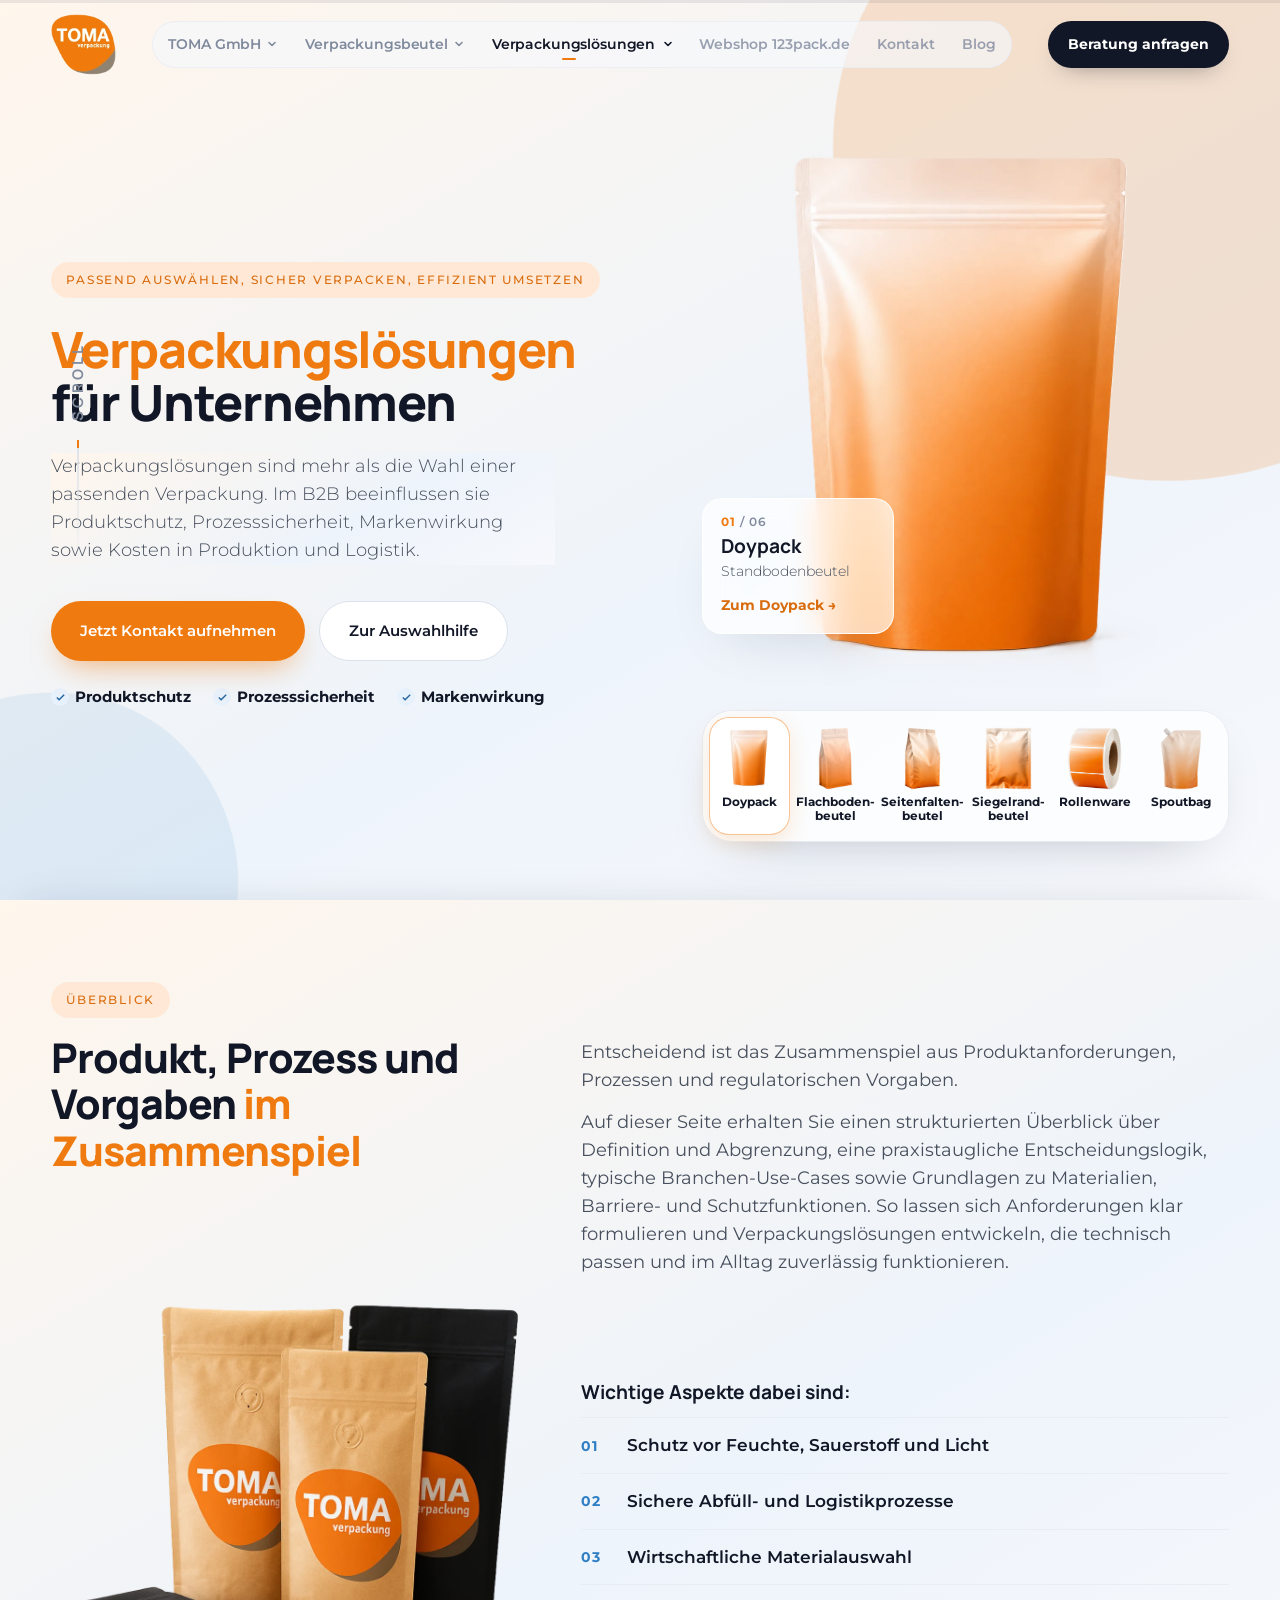
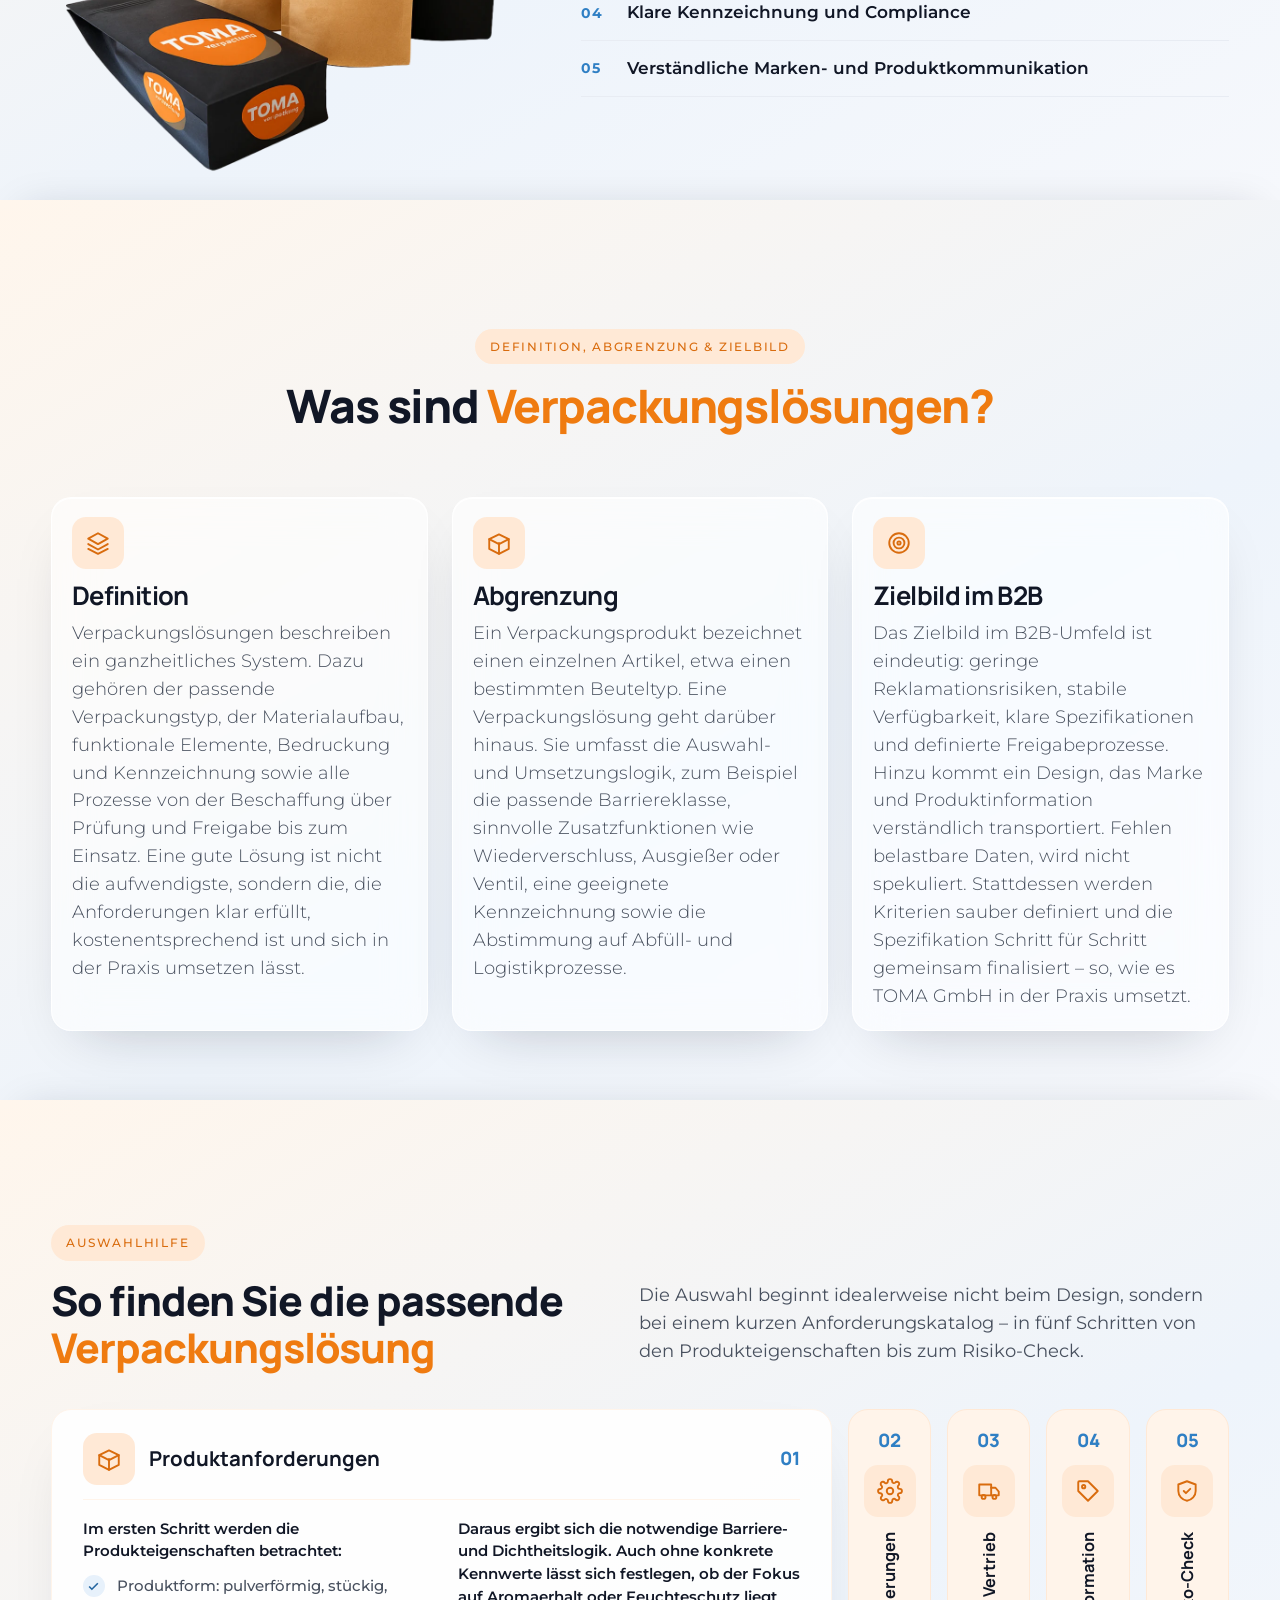
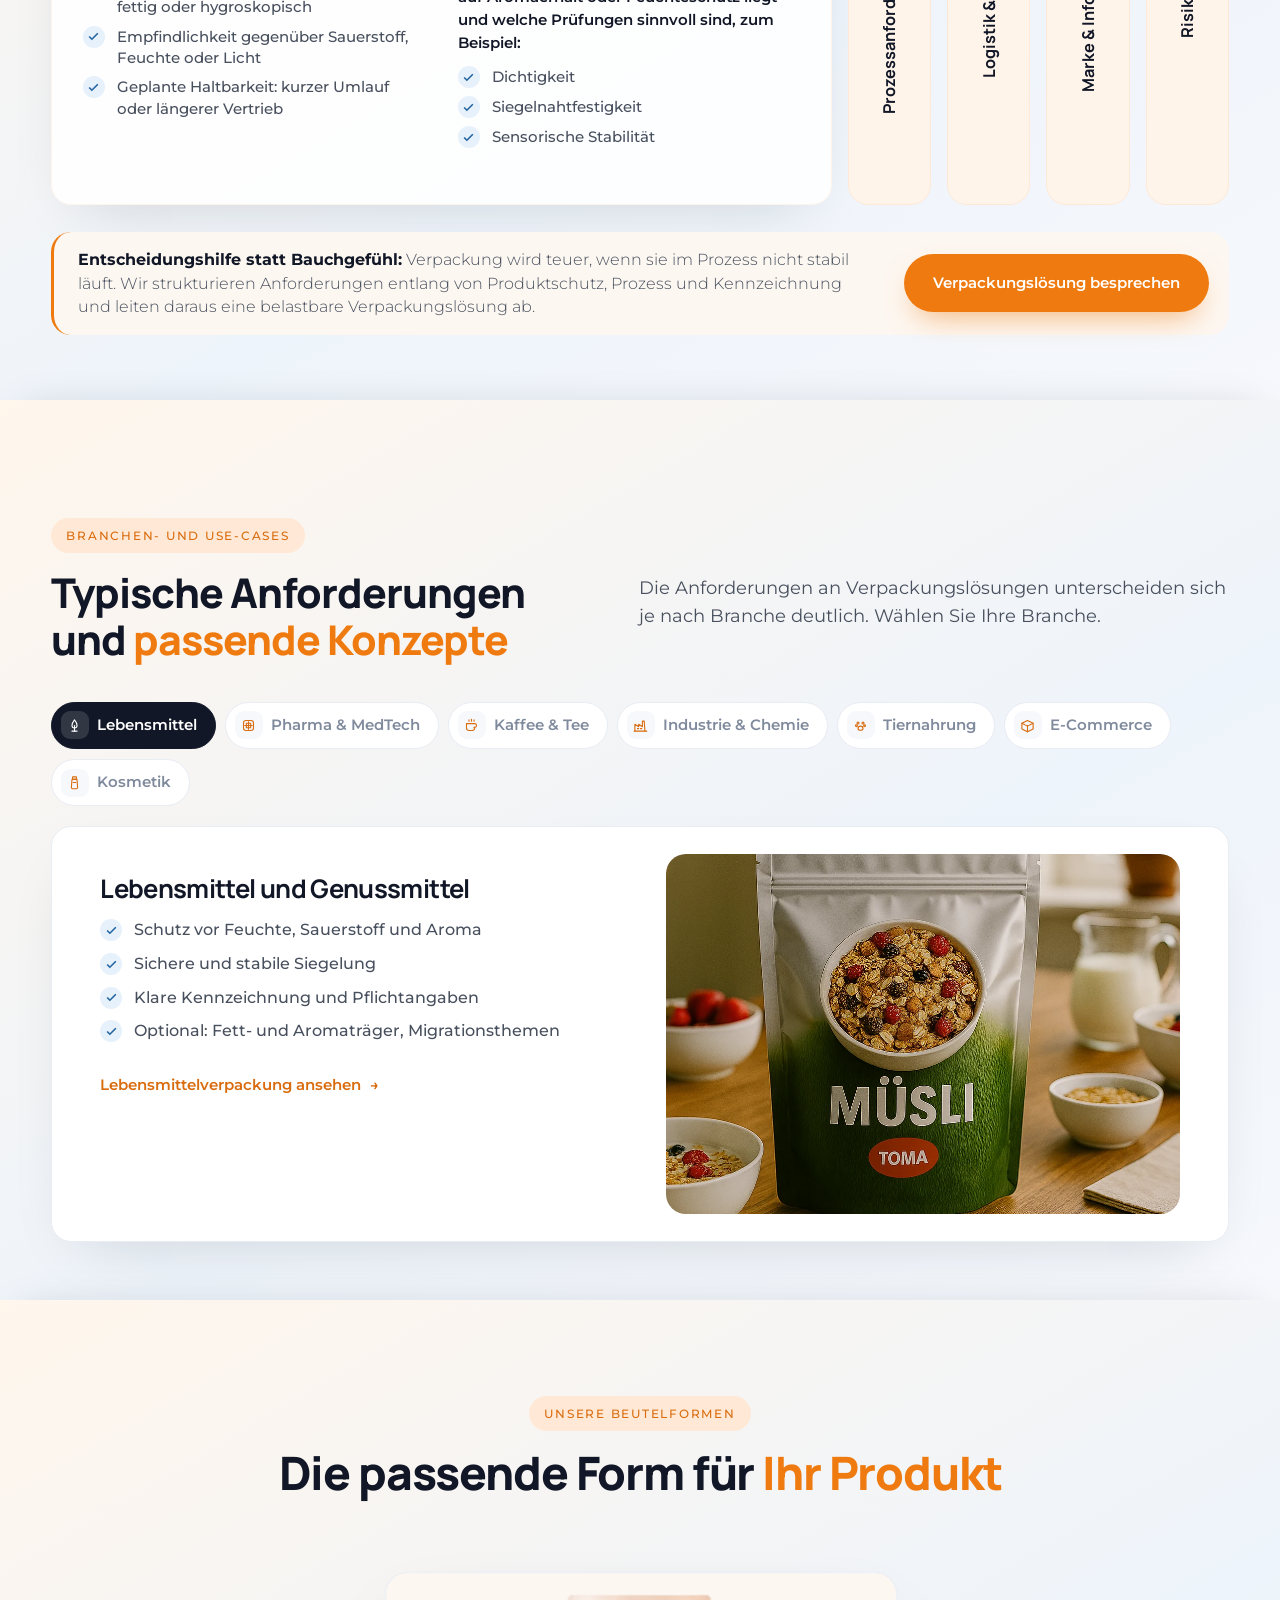
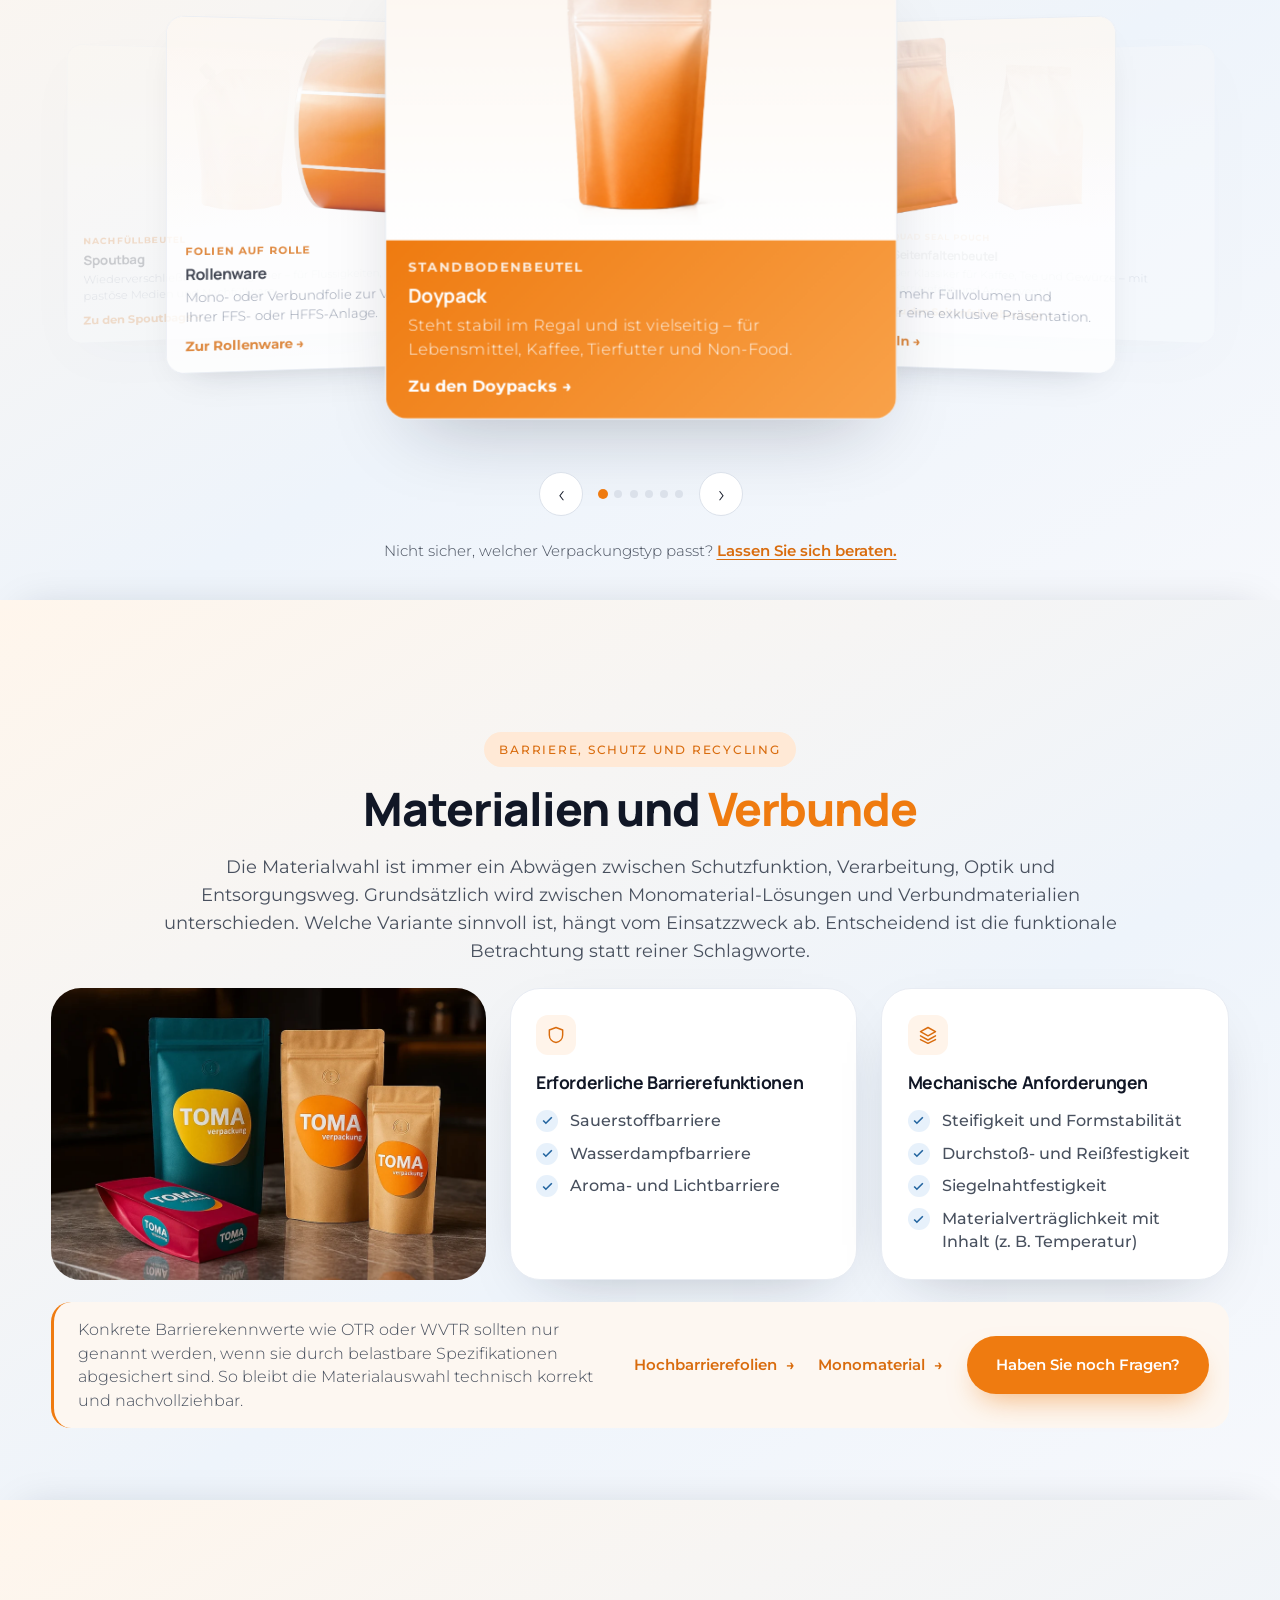
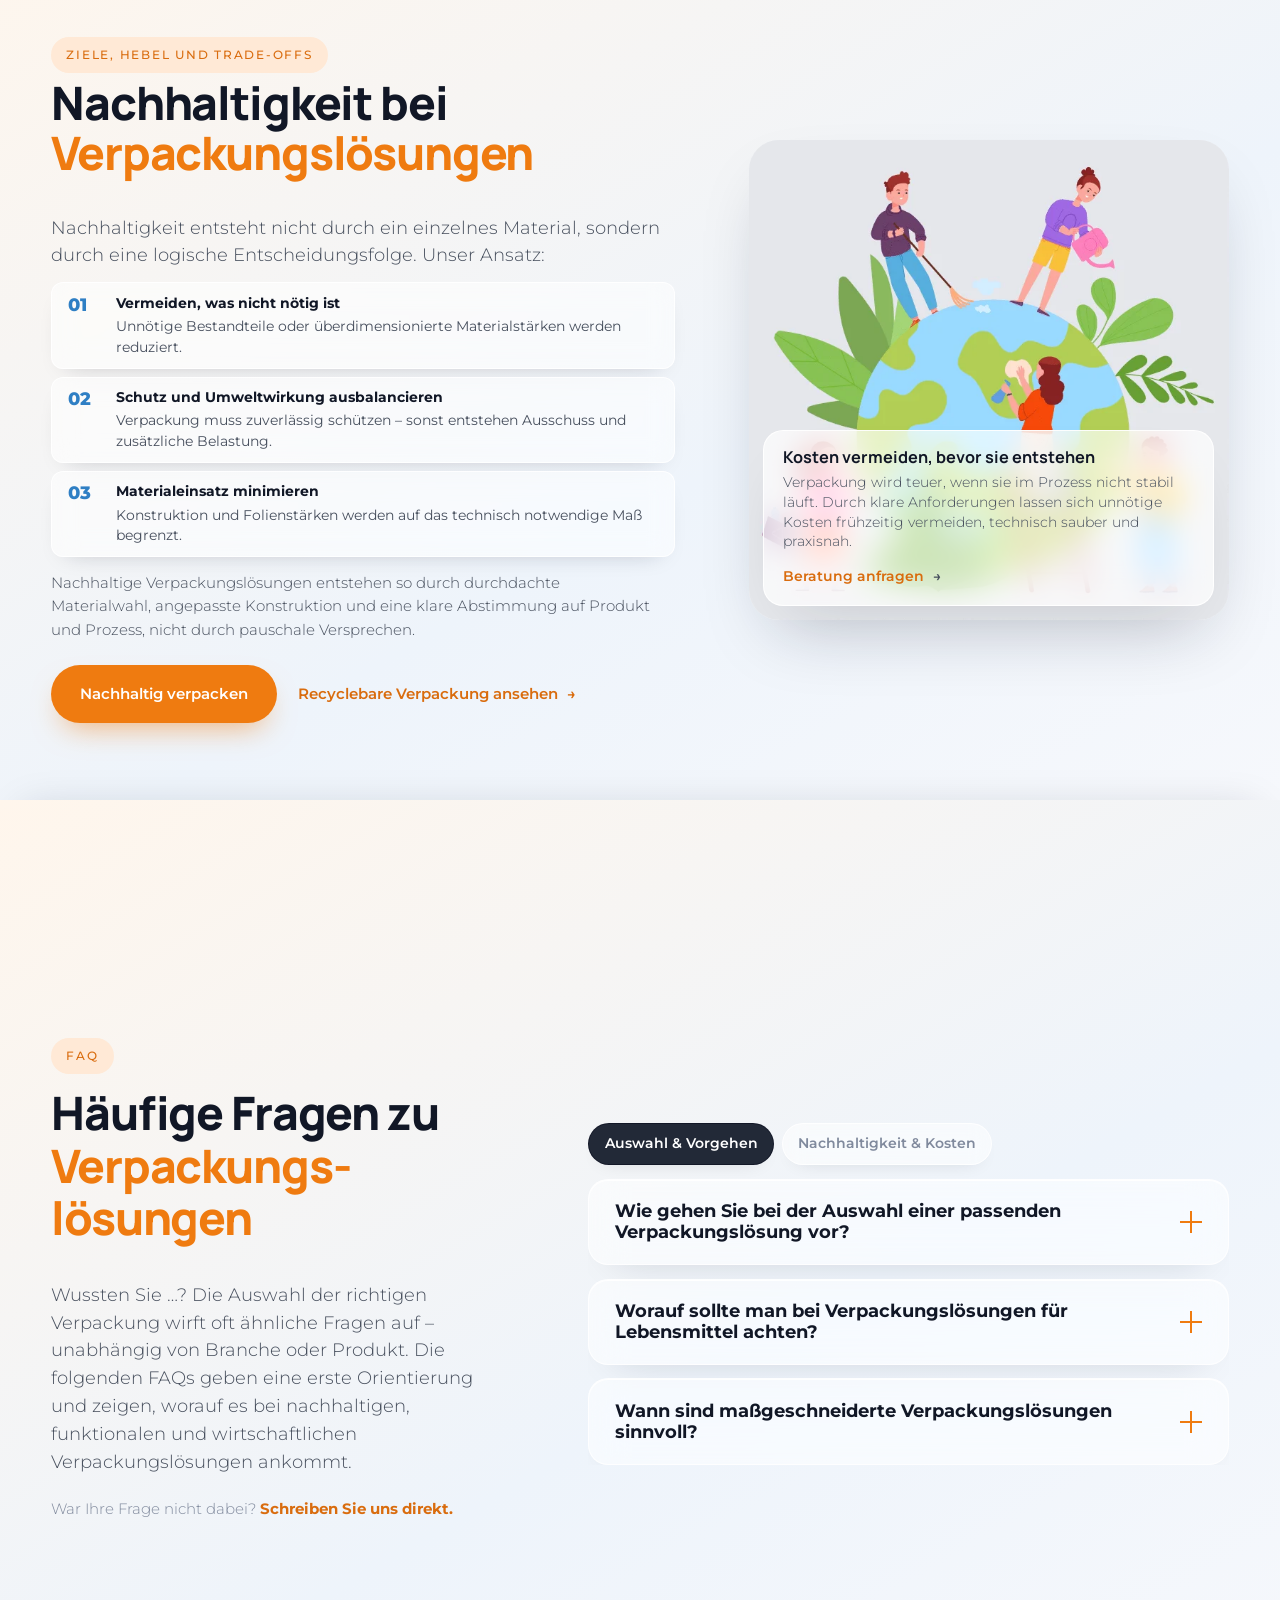
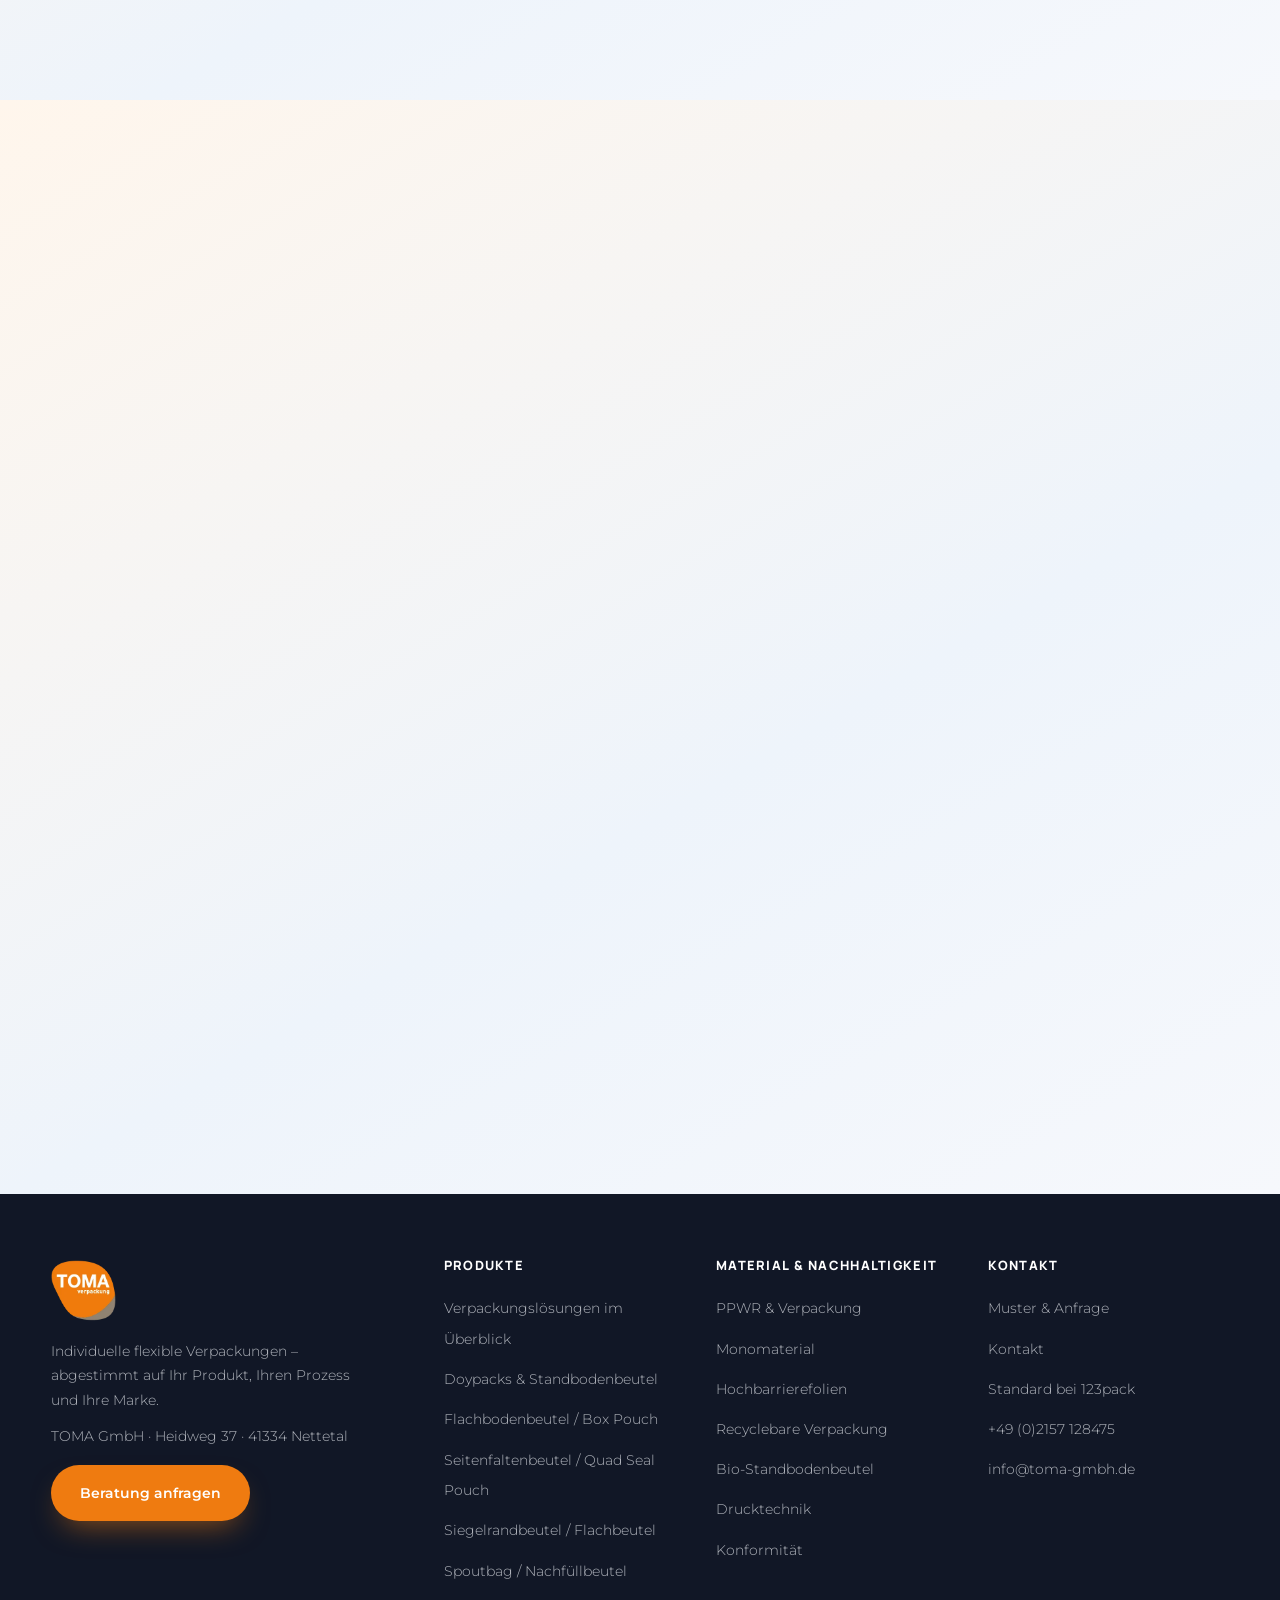
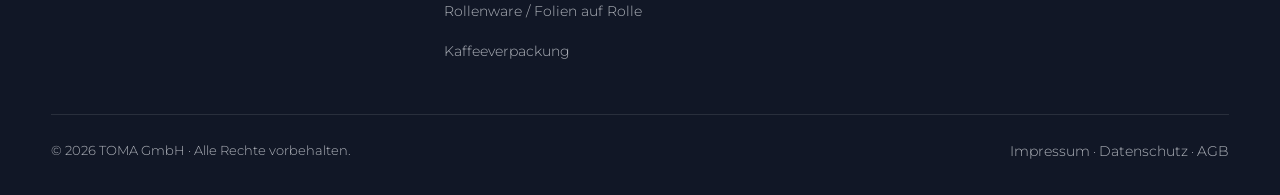
<file: verpackungsloesungen.html>
<!DOCTYPE html>
<html lang="de-DE" data-product="verpackungsloesungen">
<head>
  <meta charset="UTF-8" />
  <meta name="viewport" content="width=device-width, initial-scale=1.0" />
  <title>Verpackungslösungen für Unternehmen | TOMA GmbH</title>
  <meta name="description" content="Verpackungslösungen für Unternehmen: TOMA zeigt, wie Produktschutz, Prozesse, Materialien und Kennzeichnung zusammenpassen – mit Auswahlhilfe, Branchen-Use-Cases und persönlicher Beratung." />
  <meta name="leadwerk:focus-keyphrase" content="Verpackungslösungen für Unternehmen" />
  <meta name="theme-color" content="#ef7b10" />

  <meta property="og:type" content="website" />
  <meta property="og:title" content="Verpackungslösungen für Unternehmen | TOMA GmbH" />
  <meta property="og:description" content="Passend auswählen, sicher verpacken, effizient umsetzen: Definition, Auswahlhilfe, Branchen-Use-Cases, Materialien und Nachhaltigkeit bei Verpackungslösungen – von TOMA." />
  <meta property="og:image" content="assets/verpackungsloesungen/beutelsortiment-szene.webp" />
  <meta property="og:locale" content="de_DE" />
  <link rel="icon" href="assets/logo-toma.webp" type="image/webp" />

  <link rel="stylesheet" href="css/fonts-local.css" />
  <link rel="stylesheet" href="css/tokens.css" />
  <link rel="stylesheet" href="css/base.css" />
  <link rel="stylesheet" href="css/components.css" />

  <script type="application/ld+json">
  {
    "@context": "https://schema.org",
    "@type": "WebPage",
    "name": "Verpackungslösungen für Unternehmen",
    "description": "Überblick über Verpackungslösungen im B2B: Definition und Abgrenzung, Auswahlhilfe, typische Branchen-Use-Cases, Materialien und Verbunde sowie Nachhaltigkeit.",
    "inLanguage": "de-DE",
    "publisher": { "@type": "Organization", "name": "TOMA GmbH", "telephone": "+49-2157-128475", "email": "info@toma-gmbh.de", "url": "https://www.toma-gmbh.de/" }
  }
  </script>
</head>
<body>
  <a class="skip-link" href="#main">Zum Inhalt springen</a>

  <!-- ============================ NAV ============================ -->
  <!-- Struktur wie www.toma-gmbh.de. Verlinkt sind nur bereits angelegte Seiten; alle übrigen Punkte bleiben vorerst Text. -->
  <header class="nav" id="nav">
    <div class="nav__progress" aria-hidden="true">
      <div class="nav__progress-bar" id="navProgress"></div>
    </div>
    <div class="nav__inner">
      <a class="nav__logo" href="index.html" data-lw-page-ref="toma-kopie-home-v1" aria-label="TOMA GmbH – Startseite">
        <span class="nav__logo-mark"><img src="assets/logo-toma.webp" width="52" height="52" alt="TOMA GmbH" data-lw-global="brand.logo" data-lw-type="image" /></span>
      </a>
      <nav class="nav__links" aria-label="Hauptnavigation">
        <ul class="nav__menu">
          <li class="nav__item" data-nav-item>
            <button type="button" class="nav__trigger" aria-expanded="false" aria-controls="navSubToma">TOMA GmbH<svg class="nav__caret" viewBox="0 0 12 12" aria-hidden="true" focusable="false"><path d="M3 4.5 6 7.5l3-3"/></svg></button>
            <div class="nav__dropdown" id="navSubToma">
              <ul class="nav__sublist">
                <li><span class="nav__text">Team</span></li>
                <li><span class="nav__text">Mission und Kompetenzen</span></li>
                <li><a class="nav__sublink" href="ppmr.html">PPWR &amp; Verpackung</a></li>
                <li><span class="nav__text">Nachhaltig und biologisch verpacken</span></li>
                <li><span class="nav__text">Konformitätserklärungen</span></li>
              </ul>
            </div>
          </li>
          <li class="nav__item nav__item--mega" data-nav-item>
            <button type="button" class="nav__trigger" aria-expanded="false" aria-controls="navSubBeutel">Verpackungsbeutel<svg class="nav__caret" viewBox="0 0 12 12" aria-hidden="true" focusable="false"><path d="M3 4.5 6 7.5l3-3"/></svg></button>
            <div class="nav__dropdown nav__mega" id="navSubBeutel">
              <div class="nav__mega-grid nav__mega-grid--beutel">
                <div class="nav__mega-intro">
                  <span class="eyebrow">Verpackungsbeutel</span>
                  <p class="nav__mega-title">Die passende <em>Beutelform</em> für Ihr Produkt</p>
                  <p class="nav__mega-copy">Vom Standbodenbeutel bis zur Folie auf Rolle: Füllgut, Menge und Abfüllung entscheiden, welche Form passt. Wir beraten Sie persönlich.</p>
                  <a class="btn btn--primary nav__mega-cta" href="#anfrage">Beratung anfragen</a>
                </div>
                <div class="nav__mega-col">
                  <p class="nav__mega-heading" id="navMegaBeutel">Beutelformen</p>
                  <p class="nav__mega-sub">Vom Standbodenbeutel bis zur Rolle</p>
                  <ul class="nav__sublist nav__sublist--grid" aria-labelledby="navMegaBeutel">
                    <li><a class="nav__sublink" href="doypack.html" data-preview-src="assets/doypack/doypack.webp"><b>Doypack</b><span>Standbodenbeutel</span></a></li>
                    <li><a class="nav__sublink" href="flachbodenbeutel.html" data-preview-src="assets/flachbodenbeutel/flachbodenbeutel-neutral.webp"><b>Box Pouch</b><span>Flachbodenbeutel</span></a></li>
                    <li><a class="nav__sublink" href="seitenfaltenbeutel.html" data-preview-src="assets/seitenfaltenbeutel/seitenfaltenbeutel-neutral.webp"><b>Quadro-Seal-Pouch</b><span>Seitenfaltenbeutel</span></a></li>
                    <li><a class="nav__sublink" href="siegelrandbeutel.html" data-preview-src="assets/flachbeutel/flachbeutel-neutral.webp"><b>Siegelrandbeutel</b><span>Flachbeutel</span></a></li>
                    <li><a class="nav__sublink" href="rollenware.html" data-preview-src="assets/rollenware/rollenware-neutral.webp"><b>Rollenware</b><span>Folien auf Rolle</span></a></li>
                    <li><a class="nav__sublink" href="spoutbag.html" data-preview-src="assets/nachfuellbeutel/spoutbag-neutral.webp"><b>Spoutbag</b><span>Nachfüllbeutel</span></a></li>
                  </ul>
                </div>
                <!-- Vorschau wechselt beim Hover/Fokus (nav-menu.js), Verlauf wie .nav__mega-intro -->
                <figure class="nav__preview" aria-hidden="true">
                  <img src="assets/doypack/doypack.webp" width="1086" height="1448" alt="" loading="lazy" decoding="async" data-nav-preview-img />
                  <figcaption><b data-nav-preview-title>Doypack</b><span data-nav-preview-sub>Standbodenbeutel</span></figcaption>
                </figure>
              </div>
              <div class="nav__mega-foot">
                <span class="nav__mega-foot-label" id="navMegaBeutelMehr">Passend dazu</span>
                <ul class="nav__mega-pills" aria-labelledby="navMegaBeutelMehr">
                  <li><a href="verpackungsloesungen.html" aria-current="page">Verpackungslösungen im Überblick</a></li>
                  <li><a href="hochbarrierefolien.html">Hochbarrierefolien</a></li>
                  <li><a href="ppmr.html">PPWR &amp; Verpackung</a></li>
                </ul>
              </div>
            </div>
          </li>
          <li class="nav__item nav__item--mega nav__item--split" data-nav-item>
            <a class="nav__trigger is-current" aria-current="page" href="verpackungsloesungen.html">Verpackungslösungen</a><button type="button" class="nav__toggle" aria-expanded="false" aria-controls="navSubLoesungen" aria-label="Menü Verpackungslösungen"><svg class="nav__caret" viewBox="0 0 12 12" aria-hidden="true" focusable="false"><path d="M3 4.5 6 7.5l3-3"/></svg></button>
            <div class="nav__dropdown nav__mega" id="navSubLoesungen">
              <div class="nav__mega-grid">
                <div class="nav__mega-intro">
                  <span class="eyebrow">Verpackungslösungen</span>
                  <p class="nav__mega-title">Die passende Lösung für <em>Ihr Produkt</em></p>
                  <p class="nav__mega-copy">Material, Ausstattung und Branche bestimmen, welche Verpackung passt. Wir beraten Sie persönlich.</p>
                  <a class="nav__mega-link" href="verpackungsloesungen.html" aria-current="page">Alle Verpackungslösungen im Überblick <span class="arrow" aria-hidden="true">→</span></a>
                  <a class="btn btn--primary nav__mega-cta" href="#anfrage">Beratung anfragen</a>
                </div>
                <div class="nav__mega-col">
                  <p class="nav__mega-heading" id="navMegaMaterial">Materialanwendungen</p>
                  <p class="nav__mega-sub">Nach Füllgut und Schutzbedarf</p>
                  <ul class="nav__mega-list" aria-labelledby="navMegaMaterial">
                    <li><a href="hochbarrierefolien.html">Hochbarrierefolien</a></li>
                    <li><span class="nav__text">Recyclebare Verpackung</span></li>
                    <li><span class="nav__text">Biologisch verpacken</span></li>
                    <li><span class="nav__text">Sterilisierfähige Beutel</span></li>
                    <li><span class="nav__text">Monomaterial</span></li>
                    <li><span class="nav__text">Mikrowellenbeutel</span></li>
                  </ul>
                </div>
                <div class="nav__mega-col">
                  <p class="nav__mega-heading" id="navMegaAttribute">Attribute</p>
                  <p class="nav__mega-sub">Funktionen und Veredelung</p>
                  <ul class="nav__mega-list" aria-labelledby="navMegaAttribute">
                    <li><span class="nav__text">Kindersichere Zipperbeutel</span></li>
                    <li><span class="nav__text">Perforationen</span></li>
                    <li><span class="nav__text">Aufdruck</span></li>
                  </ul>
                </div>
                <div class="nav__mega-col">
                  <p class="nav__mega-heading" id="navMegaBranchen">Branchen</p>
                  <p class="nav__mega-sub">Lösungen nach Einsatzbereich</p>
                  <ul class="nav__mega-list" aria-labelledby="navMegaBranchen">
                    <li><span class="nav__text">Food – Lebensmittelverpackung</span></li>
                    <li><span class="nav__text">Non-Food Verpackungsbeutel</span></li>
                    <li><span class="nav__text">Kaffeeverpackung</span></li>
                    <li><span class="nav__text">Tierfutterverpackung</span></li>
                    <li><span class="nav__text">Chemie</span></li>
                    <li><span class="nav__text">Pharma</span></li>
                  </ul>
                </div>
              </div>
              <div class="nav__mega-foot">
                <span class="nav__mega-foot-label" id="navMegaFormen">Beutelformen</span>
                <ul class="nav__mega-pills" aria-labelledby="navMegaFormen">
                  <li><a href="doypack.html">Doypack</a></li>
                  <li><a href="flachbodenbeutel.html">Box Pouch</a></li>
                  <li><a href="seitenfaltenbeutel.html">Seitenfaltenbeutel</a></li>
                  <li><a href="siegelrandbeutel.html">Siegelrandbeutel</a></li>
                  <li><a href="rollenware.html">Rollenware</a></li>
                  <li><a href="spoutbag.html">Spoutbag</a></li>
                </ul>
              </div>
            </div>
          </li>
          <li class="nav__item"><span class="nav__text nav__text--top">Webshop 123pack.de</span></li>
          <li class="nav__item"><span class="nav__text nav__text--top">Kontakt</span></li>
          <li class="nav__item"><span class="nav__text nav__text--top">Blog</span></li>
        </ul>
      </nav>
      <div class="nav__cta">
        <a class="nav__cta-btn" href="#anfrage">Beratung anfragen</a>
        <button class="nav__burger" id="navBurger" aria-label="Menü öffnen" aria-expanded="false" aria-controls="navMobile">
          <span class="nav__burger-lines" aria-hidden="true"><i></i><i></i><i></i></span>
        </button>
      </div>
    </div>
  </header>

  <div class="nav__mobile" id="navMobile" aria-hidden="true">
    <div class="nav__mobile-panel">
      <div class="nav__mobile-top">
        <span class="nav__mobile-label">Menü</span>
        <button class="nav__mobile-close" id="navClose" aria-label="Menü schließen">
          <span aria-hidden="true"></span>
        </button>
      </div>
      <nav class="nav__mobile-links" aria-label="Mobile Navigation">
        <div class="nav__mgroup" data-nav-mgroup>
          <button type="button" class="nav__mtrigger" aria-expanded="false" aria-controls="navMSubToma"><span class="nav__mnum">01</span>TOMA GmbH<svg class="nav__caret" viewBox="0 0 12 12" aria-hidden="true" focusable="false"><path d="M3 4.5 6 7.5l3-3"/></svg></button>
          <ul class="nav__msub" id="navMSubToma" hidden>
            <li><span class="nav__text">Team</span></li>
            <li><span class="nav__text">Mission und Kompetenzen</span></li>
            <li><a href="ppmr.html">PPWR &amp; Verpackung</a></li>
            <li><span class="nav__text">Nachhaltig und biologisch verpacken</span></li>
            <li><span class="nav__text">Konformitätserklärungen</span></li>
          </ul>
        </div>
        <div class="nav__mgroup" data-nav-mgroup>
          <button type="button" class="nav__mtrigger" aria-expanded="false" aria-controls="navMSubBeutel"><span class="nav__mnum">02</span>Verpackungsbeutel<svg class="nav__caret" viewBox="0 0 12 12" aria-hidden="true" focusable="false"><path d="M3 4.5 6 7.5l3-3"/></svg></button>
          <ul class="nav__msub" id="navMSubBeutel" hidden>
            <li><a href="doypack.html">Doypack | Standbodenbeutel</a></li>
            <li><a href="flachbodenbeutel.html">Box Pouch | Flachbodenbeutel</a></li>
            <li><a href="seitenfaltenbeutel.html">Quadro-Seal-Pouch | Seitenfaltenbeutel</a></li>
            <li><a href="siegelrandbeutel.html">Siegelrandbeutel | Flachbeutel</a></li>
            <li><a href="rollenware.html">Rollenware | Folien auf Rolle</a></li>
            <li><a href="spoutbag.html">Spoutbag / Nachfüllbeutel</a></li>
          </ul>
        </div>
        <div class="nav__mgroup" data-nav-mgroup>
          <div class="nav__mhead"><a class="nav__mtrigger is-current" aria-current="page" href="verpackungsloesungen.html"><span class="nav__mnum">03</span>Verpackungslösungen</a><button type="button" class="nav__mtoggle" aria-expanded="false" aria-controls="navMSubLoesungen" aria-label="Menü Verpackungslösungen"><svg class="nav__caret" viewBox="0 0 12 12" aria-hidden="true" focusable="false"><path d="M3 4.5 6 7.5l3-3"/></svg></button></div>
          <div class="nav__msub" id="navMSubLoesungen" hidden>
            <ul>
              <li><a href="verpackungsloesungen.html" aria-current="page">Verpackungslösungen im Überblick</a></li>
            </ul>
            <p class="nav__mheading">Materialanwendungen</p>
            <ul>
              <li><a href="hochbarrierefolien.html">Hochbarrierefolien</a></li>
              <li><span class="nav__text">Recyclebare Verpackung</span></li>
              <li><span class="nav__text">Biologisch verpacken</span></li>
              <li><span class="nav__text">Sterilisierfähige Beutel</span></li>
              <li><span class="nav__text">Monomaterial</span></li>
              <li><span class="nav__text">Mikrowellenbeutel</span></li>
            </ul>
            <p class="nav__mheading">Attribute</p>
            <ul>
              <li><span class="nav__text">Kindersichere Zipperbeutel</span></li>
              <li><span class="nav__text">Perforationen</span></li>
              <li><span class="nav__text">Aufdruck</span></li>
            </ul>
            <p class="nav__mheading">Branchen</p>
            <ul>
              <li><span class="nav__text">Food – Lebensmittelverpackung</span></li>
              <li><span class="nav__text">Non-Food Verpackungsbeutel</span></li>
              <li><span class="nav__text">Kaffeeverpackung</span></li>
              <li><span class="nav__text">Tierfutterverpackung</span></li>
              <li><span class="nav__text">Chemie</span></li>
              <li><span class="nav__text">Pharma</span></li>
            </ul>
          </div>
        </div>
        <span class="nav__mtext"><span class="nav__mnum">04</span>Webshop 123pack.de</span>
        <span class="nav__mtext"><span class="nav__mnum">05</span>Kontakt</span>
        <span class="nav__mtext"><span class="nav__mnum">06</span>Blog</span>
      </nav>
      <a class="nav__cta-btn nav__cta-btn--block" href="#anfrage">Beratung anfragen</a>
    </div>
  </div>


  <a class="hero__scroll" href="#ueberblick" data-hero="scroll" aria-label="Weiter scrollen">
    <span class="hero__scroll-label">Scroll</span>
    <span class="hero__scroll-track" aria-hidden="true">
      <span class="hero__scroll-dot"></span>
    </span>
  </a>

  <main id="main" data-snap>

    <!-- ============================ HERO ============================ -->
    <section class="hero stack-panel" id="hero" style="--stack-z: 1" aria-labelledby="hero-title" data-lw-section="hero">
      <div class="sil sil--hero" aria-hidden="true"><svg viewBox="0 0 200 180"><use href="#toma-silhouette"/></svg></div>
      <div class="sil sil--hero-soft" aria-hidden="true"><svg viewBox="0 0 200 180"><use href="#toma-silhouette"/></svg></div>
      <div class="container--wide hero__layout">
        <div class="hero__grid">
          <div class="hero__copy">
            <span class="eyebrow hero__eyebrow" data-hero="eyebrow" data-lw-field="hero.eyebrow" data-lw-type="text">Passend auswählen, sicher verpacken, effizient umsetzen</span>
            <h1 id="hero-title" data-lw-field="hero.title" data-lw-type="richtext">
              <span class="line"><span data-hero="line"><em>Verpackungs&shy;lösungen</em></span></span>
              <span class="line"><span data-hero="line">für Unternehmen</span></span>
            </h1>
            <p class="hero__sub lead" data-hero="sub" data-lw-field="hero.copy" data-lw-type="textarea">Verpackungslösungen sind mehr als die Wahl einer passenden Verpackung. Im B2B beeinflussen sie Produktschutz, Prozesssicherheit, Markenwirkung sowie Kosten in Produktion und Logistik.</p>
            <div class="hero__ctas" data-hero="ctas">
              <a class="btn btn--primary" href="#anfrage">Jetzt Kontakt aufnehmen</a>
              <a class="btn btn--ghost" href="#auswahl">Zur Auswahlhilfe</a>
            </div>
            <ul class="hero__trust" data-hero="ctas" data-lw-field="hero.trust" data-lw-type="richtext">
              <li><b>Produktschutz</b></li>
              <li><b>Prozesssicherheit</b></li>
              <li><b>Markenwirkung</b></li>
            </ul>
          </div>

          <!-- Formen-Wähler: Bühne zeigt die gewählte Verpackungsart (Bildwechsel über hero-badges.js),
               Leiste darunter gibt allen sechs Formen einen Platz; Auto-Wechsel in hero-forms.js -->
          <div class="hero__visual vl-forms" data-hero="visual" data-hero-forms>
            <div class="vl-forms__stage">
              <div class="media media--hero" data-hero-stage>
                <div class="hero__float" data-hero-float>
                  <img src="assets/doypack/doypack.webp" width="1086" height="1448" alt="TOMA Doypack / Standbodenbeutel" fetchpriority="high" decoding="async" data-hero-img data-lw-field="hero.image" data-lw-type="image" />
                </div>
              </div>
              <div class="vl-forms__caption glass">
                <span class="vl-forms__count" aria-hidden="true"><b data-forms-index>01</b> / 06</span>
                <span class="vl-forms__name" data-forms-name>Doypack</span>
                <span class="vl-forms__sub" data-forms-sub>Standbodenbeutel</span>
                <a class="vl-forms__link" href="doypack.html" data-forms-link><span data-forms-link-label>Zum Doypack</span> <span class="arrow" aria-hidden="true">→</span></a>
              </div>
            </div>
            <ul class="vl-forms__rail" aria-label="Verpackungsarten" data-lw-field="hero.forms" data-lw-type="richtext">
              <li data-hero="badge"><button type="button" class="vl-forms__option is-active" data-hero-option data-image="assets/doypack/doypack.webp" data-alt="TOMA Doypack / Standbodenbeutel" data-name="Doypack" data-sub="Standbodenbeutel" data-href="doypack.html" data-link-label="Zum Doypack" aria-pressed="true"><img src="assets/doypack/doypack.webp" width="1086" height="1448" alt="" decoding="async" /><span>Doypack</span></button></li>
              <li data-hero="badge"><button type="button" class="vl-forms__option" data-hero-option data-image="assets/flachbodenbeutel/flachbodenbeutel-neutral.webp" data-alt="TOMA Flachbodenbeutel / Box Pouch" data-name="Flachbodenbeutel" data-sub="Box Pouch" data-href="flachbodenbeutel.html" data-link-label="Zum Flachbodenbeutel" aria-pressed="false"><img src="assets/flachbodenbeutel/flachbodenbeutel-neutral.webp" width="813" height="1466" alt="" loading="lazy" decoding="async" /><span>Flachboden&shy;beutel</span></button></li>
              <li data-hero="badge"><button type="button" class="vl-forms__option" data-hero-option data-image="assets/seitenfaltenbeutel/seitenfaltenbeutel-neutral.webp" data-alt="TOMA Seitenfaltenbeutel" data-name="Seitenfaltenbeutel" data-sub="Quadro-Seal-Pouch" data-href="seitenfaltenbeutel.html" data-link-label="Zum Seitenfaltenbeutel" aria-pressed="false"><img src="assets/seitenfaltenbeutel/seitenfaltenbeutel-neutral.webp" width="858" height="1457" alt="" loading="lazy" decoding="async" /><span>Seitenfalten&shy;beutel</span></button></li>
              <li data-hero="badge"><button type="button" class="vl-forms__option" data-hero-option data-image="assets/flachbeutel/flachbeutel-neutral.webp" data-alt="TOMA Siegelrandbeutel / Flachbeutel" data-name="Siegelrandbeutel" data-sub="Flachbeutel" data-href="siegelrandbeutel.html" data-link-label="Zum Siegelrandbeutel" aria-pressed="false"><img src="assets/flachbeutel/flachbeutel-neutral.webp" width="1033" height="1386" alt="" loading="lazy" decoding="async" /><span>Siegelrand&shy;beutel</span></button></li>
              <li data-hero="badge"><button type="button" class="vl-forms__option" data-hero-option data-image="assets/rollenware/rollenware-neutral.webp" data-alt="TOMA Rollenware – Folie auf Rolle" data-name="Rollenware" data-sub="Folien auf Rolle" data-href="rollenware.html" data-link-label="Zur Rollenware" aria-pressed="false"><img src="assets/rollenware/rollenware-neutral.webp" width="1219" height="1393" alt="" loading="lazy" decoding="async" /><span>Rollenware</span></button></li>
              <li data-hero="badge"><button type="button" class="vl-forms__option" data-hero-option data-image="assets/nachfuellbeutel/spoutbag-neutral.webp" data-alt="TOMA Spoutbag mit Ausgießer" data-name="Spoutbag" data-sub="Nachfüllbeutel" data-href="spoutbag.html" data-link-label="Zum Spoutbag" aria-pressed="false"><img src="assets/nachfuellbeutel/spoutbag-neutral.webp" width="907" height="1382" alt="" loading="lazy" decoding="async" /><span>Spoutbag</span></button></li>
            </ul>
          </div>
        </div>
      </div>
    </section>

    <!-- ============================ ÜBERBLICK ============================ -->
    <section class="section ppwr-section stack-panel" id="ueberblick" style="--stack-z: 2" aria-labelledby="overview-title" data-lw-section="overview">
      <div class="container--wide">
        <div class="section-head ppwr-head-split vl-ov__head" data-reveal>
          <span class="eyebrow">Überblick</span>
          <h2 id="overview-title">Produkt, Prozess und Vorgaben <em>im Zusammenspiel</em></h2>
          <div class="vl-ov__intro">
            <p>Entscheidend ist das Zusammenspiel aus Produktanforderungen, Prozessen und regulatorischen Vorgaben.</p>
            <p>Auf dieser Seite erhalten Sie einen strukturierten Überblick über Definition und Abgrenzung, eine praxistaugliche Entscheidungslogik, typische Branchen-Use-Cases sowie Grundlagen zu Materialien, Barriere- und Schutzfunktionen. So lassen sich Anforderungen klar formulieren und Verpackungslösungen entwickeln, die technisch passen und im Alltag zuverlässig funktionieren.</p>
          </div>
        </div>
        <!-- Gleiches Spaltenraster wie der Kopf: links das Bild, rechts die Aspekte als ruhige Liste -->
        <div class="vl-ov">
          <figure class="vl-ov__figure" data-reveal>
            <img src="assets/verpackungsloesungen/beutelsortiment-freigestellt.webp" width="1024" height="1024" alt="Beutelsortiment von TOMA: Standbodenbeutel und Flachbodenbeutel aus Kraftpapier und in Schwarz mit orangefarbenem TOMA-Logo" loading="lazy" decoding="async" data-lw-field="overview.image" data-lw-type="image" />
          </figure>
          <div class="vl-ov__list">
            <p class="vl-ov__label" id="overview-aspects" data-reveal>Wichtige Aspekte dabei sind:</p>
            <ol class="vl-ov__aspects" aria-labelledby="overview-aspects" data-lw-field="overview.aspects" data-lw-type="richtext">
              <li class="vl-ov__item"><span class="vl-ov__row" data-reveal><span class="vl-ov__n" aria-hidden="true">01</span>Schutz vor Feuchte, Sauerstoff und Licht</span></li>
              <li class="vl-ov__item"><span class="vl-ov__row" data-reveal><span class="vl-ov__n" aria-hidden="true">02</span>Sichere Abfüll- und Logistikprozesse</span></li>
              <li class="vl-ov__item"><span class="vl-ov__row" data-reveal><span class="vl-ov__n" aria-hidden="true">03</span>Wirtschaftliche Materialauswahl</span></li>
              <li class="vl-ov__item"><span class="vl-ov__row" data-reveal><span class="vl-ov__n" aria-hidden="true">04</span>Klare Kennzeichnung und Compliance</span></li>
              <li class="vl-ov__item"><span class="vl-ov__row" data-reveal><span class="vl-ov__n" aria-hidden="true">05</span>Verständliche Marken- und Produktkommunikation</span></li>
            </ol>
          </div>
        </div>
      </div>
    </section>

    <!-- ============================ DEFINITION ============================ -->
    <section class="section variants stack-panel" id="definition" style="--stack-z: 3" aria-labelledby="definition-title" data-lw-section="definition">
      <div class="container--wide">
        <div class="section-head section-head--center section-head--wide" data-reveal>
          <span class="eyebrow">Definition, Abgrenzung &amp; Zielbild</span>
          <h2 id="definition-title">Was sind <em>Verpackungslösungen?</em></h2>
        </div>
        <div class="variants__grid">
          <article class="variants__card ppwr-card" data-reveal>
            <div class="variants__top">
              <span class="ppwr-icon" aria-hidden="true"><svg viewBox="0 0 24 24" fill="none" stroke="currentColor" stroke-width="1.75" stroke-linecap="round" stroke-linejoin="round"><path d="M12 3 3 8l9 5 9-5z"/><path d="m3 13 9 5 9-5"/><path d="m3 17.5 9 4.5 9-4.5"/></svg></span>
            </div>
            <h3>Definition</h3>
            <p>Verpackungslösungen beschreiben ein ganzheitliches System. Dazu gehören der passende Verpackungstyp, der Materialaufbau, funktionale Elemente, Bedruckung und Kennzeichnung sowie alle Prozesse von der Beschaffung über Prüfung und Freigabe bis zum Einsatz. Eine gute Lösung ist nicht die aufwendigste, sondern die, die Anforderungen klar erfüllt, kostenentsprechend ist und sich in der Praxis umsetzen lässt.</p>
          </article>
          <article class="variants__card ppwr-card" data-reveal>
            <div class="variants__top">
              <span class="ppwr-icon" aria-hidden="true"><svg viewBox="0 0 24 24" fill="none" stroke="currentColor" stroke-width="1.75" stroke-linecap="round" stroke-linejoin="round"><path d="M3 8.5 12 4l9 4.5v9L12 22 3 17.5v-9z"/><path d="M12 12v10"/><path d="M3 8.5 12 13l9-4.5"/></svg></span>
            </div>
            <h3>Abgrenzung</h3>
            <p>Ein Verpackungsprodukt bezeichnet einen einzelnen Artikel, etwa einen bestimmten Beuteltyp. Eine Verpackungslösung geht darüber hinaus. Sie umfasst die Auswahl- und Umsetzungslogik, zum Beispiel die passende Barriereklasse, sinnvolle Zusatzfunktionen wie Wiederverschluss, Ausgießer oder Ventil, eine geeignete Kennzeichnung sowie die Abstimmung auf Abfüll- und Logistikprozesse.</p>
          </article>
          <article class="variants__card ppwr-card" data-reveal>
            <div class="variants__top">
              <span class="ppwr-icon" aria-hidden="true"><svg viewBox="0 0 24 24" fill="none" stroke="currentColor" stroke-width="1.75" stroke-linecap="round" stroke-linejoin="round"><circle cx="12" cy="12" r="9"/><circle cx="12" cy="12" r="5"/><circle cx="12" cy="12" r="1.5"/></svg></span>
            </div>
            <h3>Zielbild im B2B</h3>
            <p>Das Zielbild im B2B-Umfeld ist eindeutig: geringe Reklamationsrisiken, stabile Verfügbarkeit, klare Spezifikationen und definierte Freigabeprozesse. Hinzu kommt ein Design, das Marke und Produktinformation verständlich transportiert. Fehlen belastbare Daten, wird nicht spekuliert. Stattdessen werden Kriterien sauber definiert und die Spezifikation Schritt für Schritt gemeinsam finalisiert – so, wie es TOMA GmbH in der Praxis umsetzt.</p>
          </article>
        </div>
      </div>
    </section>

    <!-- ============================ AUSWAHLHILFE (horizontales Akkordeon) ============================ -->
    <section class="section ppwr-section stack-panel" id="auswahl" style="--stack-z: 4" aria-labelledby="selection-title" data-lw-section="selection">
      <div class="container--wide">
        <div class="section-head ppwr-head-split" data-reveal>
          <span class="eyebrow">Auswahlhilfe</span>
          <h2 id="selection-title">So finden Sie die passende <em>Verpackungslösung</em></h2>
          <p>Die Auswahl beginnt idealerweise nicht beim Design, sondern bei einem kurzen Anforderungskatalog – in fünf Schritten von den Produkteigenschaften bis zum Risiko-Check.</p>
        </div>
        <div class="ppwr-hacc vl-acc" data-haccordion data-reveal>
          <div class="ppwr-hacc__item is-open">
            <h3 class="ppwr-hacc__head">
              <button class="ppwr-hacc__trigger" type="button" id="sel-tab-produkt" aria-expanded="true" aria-controls="sel-panel-produkt">
                <span class="ppwr-hacc__n">01</span>
                <span class="ppwr-icon" aria-hidden="true"><svg viewBox="0 0 24 24" fill="none" stroke="currentColor" stroke-width="1.75" stroke-linecap="round" stroke-linejoin="round"><path d="M3 8.5 12 4l9 4.5v9L12 22 3 17.5v-9z"/><path d="M12 12v10"/><path d="M3 8.5 12 13l9-4.5"/></svg></span>
                <span class="ppwr-hacc__title">Produkt&shy;anforderungen</span>
              </button>
            </h3>
            <div class="ppwr-hacc__panel" id="sel-panel-produkt" role="region" aria-labelledby="sel-tab-produkt">
              <div class="vl-acc__cols">
                <div class="vl-acc__group">
                  <p class="vl-acc__label">Im ersten Schritt werden die Produkteigenschaften betrachtet:</p>
                  <ul class="ppwr-checks ppwr-checks--plain">
                    <li>Produktform: pulverförmig, stückig, fettig oder hygroskopisch</li>
                    <li>Empfindlichkeit gegenüber Sauerstoff, Feuchte oder Licht</li>
                    <li>Geplante Haltbarkeit: kurzer Umlauf oder längerer Vertrieb</li>
                  </ul>
                </div>
                <div class="vl-acc__group">
                  <p class="vl-acc__label">Daraus ergibt sich die notwendige Barriere- und Dichtheitslogik. Auch ohne konkrete Kennwerte lässt sich festlegen, ob der Fokus auf Aromaerhalt oder Feuchteschutz liegt und welche Prüfungen sinnvoll sind, zum Beispiel:</p>
                  <ul class="ppwr-checks ppwr-checks--plain">
                    <li>Dichtigkeit</li>
                    <li>Siegelnahtfestigkeit</li>
                    <li>Sensorische Stabilität</li>
                  </ul>
                </div>
              </div>
            </div>
          </div>
          <div class="ppwr-hacc__item">
            <h3 class="ppwr-hacc__head">
              <button class="ppwr-hacc__trigger" type="button" id="sel-tab-prozess" aria-expanded="false" aria-controls="sel-panel-prozess">
                <span class="ppwr-hacc__n">02</span>
                <span class="ppwr-icon" aria-hidden="true"><svg viewBox="0 0 24 24" fill="none" stroke="currentColor" stroke-width="1.75" stroke-linecap="round" stroke-linejoin="round"><circle cx="12" cy="12" r="3"/><path d="M19.4 15a1.7 1.7 0 0 0 .3 1.8l.1.1a2 2 0 1 1-2.8 2.8l-.1-.1a1.7 1.7 0 0 0-1.8-.3 1.7 1.7 0 0 0-1 1.5V21a2 2 0 1 1-4 0v-.1a1.7 1.7 0 0 0-1.1-1.5 1.7 1.7 0 0 0-1.8.3l-.1.1a2 2 0 1 1-2.8-2.8l.1-.1a1.7 1.7 0 0 0 .3-1.8 1.7 1.7 0 0 0-1.5-1H3a2 2 0 1 1 0-4h.1a1.7 1.7 0 0 0 1.5-1.1 1.7 1.7 0 0 0-.3-1.8l-.1-.1a2 2 0 1 1 2.8-2.8l.1.1a1.7 1.7 0 0 0 1.8.3H9a1.7 1.7 0 0 0 1-1.5V3a2 2 0 1 1 4 0v.1a1.7 1.7 0 0 0 1 1.5 1.7 1.7 0 0 0 1.8-.3l.1-.1a2 2 0 1 1 2.8 2.8l-.1.1a1.7 1.7 0 0 0-.3 1.8V9a1.7 1.7 0 0 0 1.5 1H21a2 2 0 1 1 0 4h-.1a1.7 1.7 0 0 0-1.5 1z"/></svg></span>
                <span class="ppwr-hacc__title">Prozess&shy;anforderungen</span>
              </button>
            </h3>
            <div class="ppwr-hacc__panel" id="sel-panel-prozess" role="region" aria-labelledby="sel-tab-prozess">
              <div class="vl-acc__cols">
                <div class="vl-acc__group">
                  <p class="vl-acc__label">Entscheidend ist, wie das Produkt abgefüllt und gehandhabt wird:</p>
                  <ul class="ppwr-checks ppwr-checks--plain">
                    <li>Abfüllung: manuell, halbautomatisch oder automatisiert</li>
                    <li>Kritische Handling-Schritte: Aufreißen, Wiederverschließen, Portionieren</li>
                  </ul>
                </div>
                <div class="vl-acc__group">
                  <p class="vl-acc__label">Ist die Abfülltechnik noch nicht final definiert, sollten mindestens diese Punkte geklärt sein:</p>
                  <ul class="ppwr-checks ppwr-checks--plain">
                    <li>Beutelgeometrie und Steifigkeit</li>
                    <li>Öffnungslösung</li>
                    <li>Siegelbereich</li>
                  </ul>
                </div>
              </div>
              <p class="vl-acc__foot">Diese Faktoren haben großen Einfluss auf die Prozessstabilität.</p>
            </div>
          </div>
          <div class="ppwr-hacc__item">
            <h3 class="ppwr-hacc__head">
              <button class="ppwr-hacc__trigger" type="button" id="sel-tab-logistik" aria-expanded="false" aria-controls="sel-panel-logistik">
                <span class="ppwr-hacc__n">03</span>
                <span class="ppwr-icon" aria-hidden="true"><svg viewBox="0 0 24 24" fill="none" stroke="currentColor" stroke-width="1.75" stroke-linecap="round" stroke-linejoin="round"><path d="M3 6h11v10H3z"/><path d="M14 9h4l3 3.5V16h-7"/><circle cx="7" cy="17.5" r="1.8"/><circle cx="17" cy="17.5" r="1.8"/></svg></span>
                <span class="ppwr-hacc__title">Logistik &amp; Vertrieb</span>
              </button>
            </h3>
            <div class="ppwr-hacc__panel" id="sel-panel-logistik" role="region" aria-labelledby="sel-tab-logistik">
              <div class="vl-acc__cols">
                <div class="vl-acc__group">
                  <p class="vl-acc__label">Je nach Vertriebsweg verändern sich die Anforderungen an die Verpackung:</p>
                  <ul class="ppwr-checks ppwr-checks--plain">
                    <li>Palettierung und Stapelbarkeit</li>
                    <li>Einzelversand oder Versandkarton</li>
                    <li>Belastungen an Ecken und Kanten</li>
                  </ul>
                </div>
                <div class="vl-acc__group">
                  <p class="vl-acc__label">Relevant sind unter anderem:</p>
                  <ul class="ppwr-checks ppwr-checks--plain">
                    <li>Durchstoßfestigkeit</li>
                    <li>Formstabilität</li>
                    <li>Beständigkeit von Druck und Etiketten</li>
                  </ul>
                </div>
              </div>
              <p class="vl-acc__foot">Bei Exporten kommen längere Transportzeiten und Klimaschwankungen hinzu, wodurch Schutzfunktionen an Bedeutung gewinnen.</p>
            </div>
          </div>
          <div class="ppwr-hacc__item">
            <h3 class="ppwr-hacc__head">
              <button class="ppwr-hacc__trigger" type="button" id="sel-tab-marke" aria-expanded="false" aria-controls="sel-panel-marke">
                <span class="ppwr-hacc__n">04</span>
                <span class="ppwr-icon" aria-hidden="true"><svg viewBox="0 0 24 24" fill="none" stroke="currentColor" stroke-width="1.75" stroke-linecap="round" stroke-linejoin="round"><path d="M3 12V4a1 1 0 0 1 1-1h8l9 9-9 9z"/><circle cx="8" cy="8" r="1.5"/></svg></span>
                <span class="ppwr-hacc__title">Marke &amp; Information</span>
              </button>
            </h3>
            <div class="ppwr-hacc__panel" id="sel-panel-marke" role="region" aria-labelledby="sel-tab-marke">
              <p class="ppwr-hacc__intro">Marken- und Informationsanforderungen: Hier geht es um Sichtbarkeit und Wirkung am Point of Sale.</p>
              <div class="vl-acc__cols">
                <div class="vl-acc__group">
                  <p class="vl-acc__label">Zu klären sind:</p>
                  <ul class="ppwr-checks ppwr-checks--plain">
                    <li>Pflichtangaben und gesetzliche Kennzeichnung</li>
                    <li>Hochwertiger Regalauftritt oder funktionale Information</li>
                  </ul>
                </div>
                <div class="vl-acc__group">
                  <p class="vl-acc__label">Abhängig davon wird entschieden:</p>
                  <ul class="ppwr-checks ppwr-checks--plain">
                    <li>Direktbedruckung oder Etikettenlösung</li>
                    <li>Nachbedruckung für flexible Inhalte oder kleinere Auflagen</li>
                  </ul>
                </div>
              </div>
              <a class="btn btn--link vl-acc__link" href="https://www.toma-gmbh.de/drucktechnik/">Mehr über Drucktechnik <span class="arrow" aria-hidden="true">→</span></a>
            </div>
          </div>
          <div class="ppwr-hacc__item">
            <h3 class="ppwr-hacc__head">
              <button class="ppwr-hacc__trigger" type="button" id="sel-tab-risiko" aria-expanded="false" aria-controls="sel-panel-risiko">
                <span class="ppwr-hacc__n">05</span>
                <span class="ppwr-icon" aria-hidden="true"><svg viewBox="0 0 24 24" fill="none" stroke="currentColor" stroke-width="1.75" stroke-linecap="round" stroke-linejoin="round"><path d="M12 3 4 6v6c0 4.5 3.4 8.2 8 9 4.6-.8 8-4.5 8-9V6z"/><path d="m9 12 2 2 4-4"/></svg></span>
                <span class="ppwr-hacc__title">Risiko-Check</span>
              </button>
            </h3>
            <div class="ppwr-hacc__panel" id="sel-panel-risiko" role="region" aria-labelledby="sel-tab-risiko">
              <div class="vl-acc__cols">
                <div class="vl-acc__group">
                  <p class="vl-acc__label">Zum Abschluss werden rechtliche und organisatorische Punkte geprüft:</p>
                  <ul class="ppwr-checks ppwr-checks--plain">
                    <li>Zulässige Aussagen zu Lebensmittelkontakt, Nachhaltigkeit und Recyclingfähigkeit</li>
                    <li>Erforderliche interne Freigaben und Dokumentationen</li>
                  </ul>
                </div>
              </div>
              <p class="vl-acc__foot">Gute Verpackungslösungen zeichnen sich dadurch aus, dass diese Punkte vor Produktionsstart geklärt sind – nicht erst nach dem ersten Reklamationsfall. Genau so arbeitet TOMA GmbH in der täglichen Projektpraxis.</p>
              <a class="btn btn--link vl-acc__link" href="ppmr.html">PPWR &amp; Verpackung ansehen <span class="arrow" aria-hidden="true">→</span></a>
            </div>
          </div>
        </div>
        <div class="ppwr-next" data-reveal>
          <p><b>Entscheidungshilfe statt Bauchgefühl:</b> Verpackung wird teuer, wenn sie im Prozess nicht stabil läuft. Wir strukturieren Anforderungen entlang von Produktschutz, Prozess und Kennzeichnung und leiten daraus eine belastbare Verpackungslösung ab.</p>
          <a class="btn btn--primary" href="#anfrage">Verpackungslösung besprechen</a>
        </div>
      </div>
    </section>

    <!-- ============================ BRANCHEN- UND USE-CASES (Tabs) ============================ -->
    <section class="section apps stack-panel" id="branchen" style="--stack-z: 5" aria-labelledby="apps-title" data-lw-section="applications">
      <div class="container--wide">
        <div class="section-head ppwr-head-split" data-reveal>
          <span class="eyebrow">Branchen- und Use-Cases</span>
          <h2 id="apps-title">Typische Anforderungen und <em>passende Konzepte</em></h2>
          <p>Die Anforderungen an Verpackungslösungen unterscheiden sich je nach Branche deutlich. Wählen Sie Ihre Branche.</p>
        </div>
        <div class="apps__tabs" role="tablist" aria-label="Branchen" id="appsTabs"></div>
        <div class="apps__stage card" data-reveal>
          <div class="apps__panel" id="appsPanel"></div>
          <div class="apps__visual" id="appsVisual" aria-hidden="true"></div>
        </div>
      </div>
    </section>

    <!-- ============================ BEUTELFORMEN ============================ -->
    <section class="section products stack-panel" id="beutelformen" style="--stack-z: 6" aria-labelledby="products-title" data-lw-section="products">
      <div class="container--wide">
        <div class="section-head section-head--center" data-reveal>
          <span class="eyebrow">Unsere Beutelformen</span>
          <h2 id="products-title">Die passende Form für <em>Ihr Produkt</em></h2>
        </div>
        <!-- Karussell (values-carousel.js): Karten aus values in js/data/verpackungsloesungen.js -->
        <div class="values-carousel vl-carousel" id="valuesCarousel" data-reveal aria-roledescription="Karussell" aria-label="Unsere Beutelformen">
          <div class="values-carousel__viewport">
            <div class="values-carousel__track"></div>
          </div>
          <div class="values-carousel__controls">
            <button type="button" class="values-carousel__btn" data-values-prev aria-label="Vorherige Beutelform">‹</button>
            <div class="values-carousel__dots" role="tablist" aria-label="Beutelform wählen"></div>
            <button type="button" class="values-carousel__btn" data-values-next aria-label="Nächste Beutelform">›</button>
          </div>
        </div>
        <p class="products__hint" data-reveal>Nicht sicher, welcher Verpackungstyp passt? <a href="#anfrage">Lassen Sie sich beraten.</a></p>
      </div>
    </section>

    <!-- ============================ MATERIALIEN & VERBUNDE ============================ -->
    <section class="section ppwr-section stack-panel" id="materialien" style="--stack-z: 7" aria-labelledby="materials-title" data-lw-section="materials">
      <div class="container--wide">
        <div class="section-head section-head--center section-head--wide vl-mat__head" data-reveal>
          <span class="eyebrow">Barriere, Schutz und Recycling</span>
          <h2 id="materials-title">Materialien und <em>Verbunde</em></h2>
          <p>Die Materialwahl ist immer ein Abwägen zwischen Schutzfunktion, Verarbeitung, Optik und Entsorgungsweg. Grundsätzlich wird zwischen Monomaterial-Lösungen und Verbundmaterialien unterschieden. Welche Variante sinnvoll ist, hängt vom Einsatzzweck ab. Entscheidend ist die funktionale Betrachtung statt reiner Schlagworte.</p>
        </div>
        <!-- Foto | Karte | Karte, gleich hoch (Reihenfolge per grid-template-areas); darunter Hinweis-Leiste mit Links -->
        <div class="vl-mat">
          <div class="vl-mat__card vl-mat__card--barrier" data-reveal>
            <span class="vl-mat__icon" aria-hidden="true"><svg viewBox="0 0 24 24" fill="none" stroke="currentColor" stroke-width="1.75" stroke-linecap="round" stroke-linejoin="round"><path d="M12 3 4 6v6c0 4.5 3.4 8.2 8 9 4.6-.8 8-4.5 8-9V6z"/></svg></span>
            <h3 class="vl-mat__title">Erforderliche Barrierefunktionen</h3>
            <ul class="ppwr-checks ppwr-checks--plain">
              <li>Sauerstoffbarriere</li>
              <li>Wasserdampfbarriere</li>
              <li>Aroma- und Lichtbarriere</li>
            </ul>
          </div>
          <figure class="vl-mat__figure" data-reveal>
            <img src="assets/verpackungsloesungen/beutelsortiment-szene-960.webp" srcset="assets/verpackungsloesungen/beutelsortiment-szene-960.webp 960w, assets/verpackungsloesungen/beutelsortiment-szene.webp 1536w" sizes="(min-width: 1200px) 34vw, 100vw" width="1536" height="1024" alt="Bedruckte Standbodenbeutel, Flachbodenbeutel und Siegelrandbeutel von TOMA in verschiedenen Farben und Materialien" loading="lazy" decoding="async" data-lw-field="materials.image" data-lw-type="image" />
          </figure>
          <div class="vl-mat__card vl-mat__card--mech" data-reveal>
            <span class="vl-mat__icon" aria-hidden="true"><svg viewBox="0 0 24 24" fill="none" stroke="currentColor" stroke-width="1.75" stroke-linecap="round" stroke-linejoin="round"><path d="M12 3 3 8l9 5 9-5z"/><path d="m3 13 9 5 9-5"/><path d="m3 17.5 9 4.5 9-4.5"/></svg></span>
            <h3 class="vl-mat__title">Mechanische Anforderungen</h3>
            <ul class="ppwr-checks ppwr-checks--plain">
              <li>Steifigkeit und Formstabilität</li>
              <li>Durchstoß- und Reißfestigkeit</li>
              <li>Siegelnahtfestigkeit</li>
              <li>Materialverträglichkeit mit Inhalt (z.&nbsp;B. Temperatur)</li>
            </ul>
          </div>
        </div>
        <div class="ppwr-next vl-mat__next" data-reveal>
          <p>Konkrete Barrierekennwerte wie OTR oder WVTR sollten nur genannt werden, wenn sie durch belastbare Spezifikationen abgesichert sind. So bleibt die Materialauswahl technisch korrekt und nachvollziehbar.</p>
          <div class="vl-mat__links">
            <a class="btn btn--link" href="hochbarrierefolien.html">Hochbarrierefolien <span class="arrow" aria-hidden="true">→</span></a>
            <a class="btn btn--link" href="https://www.toma-gmbh.de/monomaterial/">Monomaterial <span class="arrow" aria-hidden="true">→</span></a>
            <a class="btn btn--primary" href="#anfrage">Haben Sie noch Fragen?</a>
          </div>
        </div>
      </div>
    </section>

    <!-- ============================ NACHHALTIGKEIT ============================ -->
    <section class="section spout stack-panel" id="nachhaltigkeit" style="--stack-z: 8" aria-labelledby="sustain-title" data-lw-section="sustainability">
      <div class="container--wide spout__layout">
        <div class="spout__text">
          <span class="eyebrow" data-reveal>Ziele, Hebel und Trade-offs</span>
          <h2 id="sustain-title" data-reveal>Nachhaltigkeit bei <em>Verpackungslösungen</em></h2>
          <p class="spout__intro" data-reveal>Nachhaltigkeit entsteht nicht durch ein einzelnes Material, sondern durch eine logische Entscheidungsfolge. Unser Ansatz:</p>
          <ul class="spout__props ppwr-props">
            <li data-reveal><span class="spout__n">01</span><span><b>Vermeiden, was nicht nötig ist</b>Unnötige Bestandteile oder überdimensionierte Materialstärken werden reduziert.</span></li>
            <li data-reveal><span class="spout__n">02</span><span><b>Schutz und Umweltwirkung ausbalancieren</b>Verpackung muss zuverlässig schützen – sonst entstehen Ausschuss und zusätzliche Belastung.</span></li>
            <li data-reveal><span class="spout__n">03</span><span><b>Materialeinsatz minimieren</b>Konstruktion und Folienstärken werden auf das technisch notwendige Maß begrenzt.</span></li>
          </ul>
          <p class="vl-sustain__note" data-reveal>Nachhaltige Verpackungslösungen entstehen so durch durchdachte Materialwahl, angepasste Konstruktion und eine klare Abstimmung auf Produkt und Prozess, nicht durch pauschale Versprechen.</p>
          <div class="spout__links" data-reveal>
            <a class="btn btn--primary" href="https://www.toma-gmbh.de/nachhaltig-und-biologisch-verpacken/">Nachhaltig verpacken</a>
            <a class="btn btn--link" href="https://www.toma-gmbh.de/recyclebare-verpackung/">Recyclebare Verpackung ansehen <span class="arrow" aria-hidden="true">→</span></a>
          </div>
        </div>
        <figure class="ppwr-photo vl-photo" data-reveal>
          <img src="assets/verpackungsloesungen/nachhaltigkeit-illustration.webp" width="675" height="675" alt="Illustration: Menschen pflegen gemeinsam eine grüne Weltkugel mit Pflanzen" loading="lazy" decoding="async" data-lw-field="sustainability.image" data-lw-type="image" />
          <figcaption class="ppwr-photo__card glass">
            <b>Kosten vermeiden, bevor sie entstehen</b>
            <span>Verpackung wird teuer, wenn sie im Prozess nicht stabil läuft. Durch klare Anforderungen lassen sich unnötige Kosten frühzeitig vermeiden, technisch sauber und praxisnah.</span>
            <a class="btn btn--link" href="#anfrage">Beratung anfragen <span class="arrow" aria-hidden="true">→</span></a>
          </figcaption>
        </figure>
      </div>
    </section>

    <!-- ============================ FAQ ============================ -->
    <section class="section faq stack-panel" id="faq" style="--stack-z: 9" aria-labelledby="faq-title" data-lw-section="faq">
      <div class="container--wide faq__layout">
        <div class="faq__intro" data-reveal>
          <span class="eyebrow faq__eyebrow">FAQ</span>
          <h2 id="faq-title" class="faq__title">Häufige Fragen zu <em>Verpackungs&shy;lösungen</em></h2>
          <p class="faq__intro-text">Wussten Sie …? Die Auswahl der richtigen Verpackung wirft oft ähnliche Fragen auf – unabhängig von Branche oder Produkt. Die folgenden FAQs geben eine erste Orientierung und zeigen, worauf es bei nachhaltigen, funktionalen und wirtschaftlichen Verpackungslösungen ankommt.</p>
          <p class="faq__intro-note">War Ihre Frage nicht dabei? <a href="#anfrage">Schreiben Sie uns direkt.</a></p>
        </div>
        <div class="faq__panel">
          <div class="faq__cats" id="faqCats" data-reveal></div>
          <div class="faq__list" id="faqList" role="tabpanel" aria-live="polite"></div>
        </div>
      </div>
    </section>

    <!-- ============================ KONTAKT / ANFRAGE ============================ -->
    <section class="section lead" id="anfrage" aria-labelledby="lead-title" data-lw-section="contact">
      <div class="container--wide lead__layout">
        <div class="lead__intro">
          <span class="eyebrow lead__eyebrow" data-reveal>Kontakt</span>
          <h2 id="lead-title" class="lead__title" data-reveal>Gemeinsam zur richtigen <em>Verpackungslösung</em></h2>
          <p class="lead__text" data-reveal>Beschreiben Sie kurz Ihr Produkt, die benötigte Menge, den Schutzbedarf, Ihr Abfüll- und Versandprofil sowie Ihre Anforderungen an Kennzeichnung und Design. Auf dieser Basis leiten wir eine Verpackungslösung ab, die technisch passt und im Prozess stabil läuft.</p>
          <ol class="lead__steps">
            <li data-reveal><span class="lead__n">01</span><span><b>Eingang &amp; Sichtung</b>Wir prüfen Ihre Angaben und offene technische Punkte.</span></li>
            <li data-reveal><span class="lead__n">02</span><span><b>Persönliche Rückmeldung</b>Ein fester Ansprechpartner meldet sich bei Ihnen.</span></li>
            <li data-reveal><span class="lead__n">03</span><span><b>Spezifikation &amp; Freigabe</b>Wir definieren die Kriterien und finalisieren die Spezifikation Schritt für Schritt gemeinsam mit Ihnen.</span></li>
          </ol>
          <div class="lead__contact" data-reveal>
            <p>Lieber direkt sprechen?</p>
            <div class="lead__contact-actions">
              <a class="btn btn--primary" href="tel:+492157128475">+49 (0)2157 128475</a>
              <a class="btn btn--ghost" href="mailto:info@toma-gmbh.de">info@toma-gmbh.de</a>
            </div>
          </div>
        </div>

        <form class="form lead__form" id="leadForm" action="danke.html" method="post" data-lw-wpforms="contact" novalidate data-reveal>
          <div class="form__grid">
            <div class="form__field"><label for="f-company">Unternehmen <span class="req">*</span></label><input id="f-company" name="company" type="text" required autocomplete="organization" /><span class="error-msg">Bitte Unternehmen angeben.</span></div>
            <div class="form__field"><label for="f-name">Vor- und Nachname <span class="req">*</span></label><input id="f-name" name="name" type="text" required autocomplete="name" /><span class="error-msg">Bitte Namen angeben.</span></div>
            <div class="form__field"><label for="f-email">E-Mail <span class="req">*</span></label><input id="f-email" name="email" type="email" required autocomplete="email" /><span class="error-msg">Bitte gültige E-Mail angeben.</span></div>
            <div class="form__field"><label for="f-phone">Telefon</label><input id="f-phone" name="phone" type="tel" autocomplete="tel" /></div>
            <div class="form__field"><label for="f-product">Produkt / Füllgut <span class="req">*</span></label><input id="f-product" name="product" type="text" required placeholder="z. B. Kaffee, Tierfutter, Duschgel" /><span class="error-msg">Bitte Füllgut angeben.</span></div>
            <div class="form__field"><label for="f-quantity">Menge <span class="req">*</span></label><input id="f-quantity" name="quantity" type="text" required placeholder="z. B. 10.000 Stück / Jahr" /><span class="error-msg">Bitte Menge angeben.</span></div>
            <div class="form__field"><label for="f-volume">Füllvolumen <span class="req">*</span></label><input id="f-volume" name="volume" type="text" required placeholder="z. B. 250 g / 1 l" /><span class="error-msg">Bitte Füllvolumen angeben.</span></div>
            <div class="form__field"><label for="f-material">Material</label><input id="f-material" name="material" type="text" placeholder="optional" /></div>
            <div class="form__field"><label for="f-features">Ausstattung</label><input id="f-features" name="features" type="text" placeholder="optional – z. B. Beutelform, Zipper" /></div>
            <div class="form__field"><label for="f-deadline">Liefertermin</label><input id="f-deadline" name="deadline" type="text" placeholder="optional" /></div>
            <div class="form__field full"><label for="f-message">Nachricht</label><textarea id="f-message" name="message" rows="3" placeholder="optional – z. B. Abfüllprozess, Versandweg, Kennzeichnung"></textarea></div>
            <div class="form__field full"><label for="f-file">Datei-Upload</label><input id="f-file" name="file" type="file" accept=".pdf,.ai,.eps,image/jpeg,image/png,.zip" /><span class="form__file-hint">PDF, AI, EPS, JPG, PNG, ZIP · max. 20 MB</span></div>
            <div class="form__field full"><label class="form__consent"><input type="checkbox" name="consent" required /><span>Ich habe die <a href="datenschutz.html" data-lw-page-ref="toma-kopie-datenschutz-v1" target="_blank" rel="noopener noreferrer">Datenschutzerklärung</a> gelesen und stimme der Verarbeitung zu. <span class="req">*</span></span></label><span class="error-msg">Bitte Datenschutz bestätigen.</span></div>

            <input type="hidden" name="cfg_application" id="cfg_application" />
            <input type="hidden" name="cfg_materialGoal" id="cfg_materialGoal" />
            <input type="hidden" name="cfg_sizeClass" id="cfg_sizeClass" />
            <input type="hidden" name="cfg_fillVolume" id="cfg_fillVolume" />
            <input type="hidden" name="cfg_closure" id="cfg_closure" />
            <input type="hidden" name="cfg_features" id="cfg_features" />
            <input type="hidden" name="cfg_recyclingGoal" id="cfg_recyclingGoal" />
            <input type="hidden" name="cfg_finish" id="cfg_finish" />
            <input type="hidden" name="cfg_print" id="cfg_print" />

            <div class="form__field full form__actions">
              <button class="btn btn--primary form__submit" type="submit">Anfrage absenden</button>
            </div>
            <div class="form__field full"><div class="form__status" id="formStatus" role="status" hidden></div></div>
          </div>
        </form>
      </div>
    </section>

  <!-- ============================ FOOTER ============================ -->
  <footer class="footer" id="footer">
    <div class="container--wide">
      <div class="footer__grid">
        <div>
          <a class="nav__logo footer__logo" href="index.html" data-lw-page-ref="toma-kopie-home-v1" aria-label="TOMA GmbH – Startseite">
            <span class="nav__logo-mark"><img src="assets/logo-toma.webp" width="64" height="64" alt="TOMA GmbH" /></span>
          </a>
          <p>Individuelle flexible Verpackungen – abgestimmt auf Ihr Produkt, Ihren Prozess und Ihre Marke.</p>
          <p class="footer__address">TOMA GmbH · Heidweg 37 · 41334 Nettetal</p>
          <a class="btn btn--primary" href="#anfrage" style="margin-top:1rem">Beratung anfragen</a>
        </div>
        <div>
          <h4>Produkte</h4>
          <ul>
            <li><a href="verpackungsloesungen.html" aria-current="page">Verpackungslösungen im Überblick</a></li>
            <li><a href="doypack.html">Doypacks &amp; Standbodenbeutel</a></li>
            <li><a href="flachbodenbeutel.html">Flachbodenbeutel / Box Pouch</a></li>
            <li><a href="seitenfaltenbeutel.html">Seitenfaltenbeutel / Quad Seal Pouch</a></li>
            <li><a href="siegelrandbeutel.html">Siegelrandbeutel / Flachbeutel</a></li>
            <li><a href="spoutbag.html">Spoutbag / Nachfüllbeutel</a></li>
            <li><a href="rollenware.html">Rollenware / Folien auf Rolle</a></li>
            <li><a href="https://www.toma-gmbh.de/kaffeeverpackung/">Kaffeeverpackung</a></li>
          </ul>
        </div>
        <div>
          <h4>Material &amp; Nachhaltigkeit</h4>
          <ul>
            <li><a href="ppmr.html">PPWR &amp; Verpackung</a></li>
            <li><a href="https://www.toma-gmbh.de/monomaterial/">Monomaterial</a></li>
            <li><a href="hochbarrierefolien.html">Hochbarrierefolien</a></li>
            <li><a href="https://www.toma-gmbh.de/recyclebare-verpackung/">Recyclebare Verpackung</a></li>
            <li><a href="https://www.toma-gmbh.de/nachhaltig-und-biologisch-verpacken/">Bio-Standbodenbeutel</a></li>
            <li><a href="https://www.toma-gmbh.de/drucktechnik/">Drucktechnik</a></li>
            <li><a href="https://www.toma-gmbh.de/konformitaetserklaerungen/">Konformität</a></li>
          </ul>
        </div>
        <div>
          <h4>Kontakt</h4>
          <ul>
            <li><a href="https://www.toma-gmbh.de/anfrageformular/">Muster &amp; Anfrage</a></li>
            <li><a href="https://www.toma-gmbh.de/kontakt/">Kontakt</a></li>
            <li><a href="https://www.123pack.de/" target="_blank" rel="noopener noreferrer">Standard bei 123pack</a></li>
            <li><a href="tel:+492157128475">+49 (0)2157 128475</a></li>
            <li><a href="mailto:info@toma-gmbh.de">info@toma-gmbh.de</a></li>
          </ul>
        </div>
      </div>
      <div class="footer__bottom">
        <span>© <span id="year"></span> TOMA GmbH · Alle Rechte vorbehalten.</span>
        <span><a href="impressum.html" data-lw-page-ref="toma-kopie-impressum-v1">Impressum</a> · <a href="datenschutz.html" data-lw-page-ref="toma-kopie-datenschutz-v1">Datenschutz</a> · <a href="agb.html" data-lw-page-ref="toma-kopie-agb-v1">AGB</a></span>
      </div>
    </div>
  </footer>
  </main>

  <button type="button" class="scroll-top" id="scrollTop" aria-label="Nach oben scrollen">
    <svg viewBox="0 0 24 24" width="20" height="20" aria-hidden="true" fill="none" stroke="currentColor" stroke-width="2.4" stroke-linecap="round" stroke-linejoin="round">
      <path d="M6 14l6-6 6 6"/>
    </svg>
  </button>

  <!-- ============================ SVG SYMBOL DEFS ============================ -->
  <svg width="0" height="0" style="position:absolute" aria-hidden="true" focusable="false">
    <defs>
      <path id="toma-silhouette" fill="currentColor"
            d="M102.2 6.4 C128.6 4.2 155.8 14.8 170.6 35.6 C185.8 57.1 188.4 87.2 176.8 110.4 C165.6 132.8 142.8 149.2 117.4 154.6 C92.6 159.8 66.2 153.4 47.2 136.8 C27.4 119.4 16.8 93.2 19.6 67.4 C22.2 42.6 39.8 21.4 63.4 12.2 C76.2 7.2 89.4 5.4 102.2 6.4Z"/>
    </defs>
  </svg>

  <script src="js/vendor/gsap.min.js" defer></script>
  <script src="js/vendor/scrolltrigger.min.js" defer></script>
  <script src="js/vendor/lenis.min.js" defer></script>
  <script type="module" src="js/main.js"></script>
</body>
</html>
</file>
<file: css/fonts-local.css>
@font-face{font-family:"Manrope";src:url("../fonts/manrope-700.ttf") format("truetype");font-weight:700;font-style:normal;font-display:swap}
@font-face{font-family:"Manrope";src:url("../fonts/manrope-800.ttf") format("truetype");font-weight:800;font-style:normal;font-display:swap}
@font-face{font-family:"Montserrat";src:url("../fonts/montserrat-300.ttf") format("truetype");font-weight:300;font-style:normal;font-display:swap}
@font-face{font-family:"Montserrat";src:url("../fonts/montserrat-400.ttf") format("truetype");font-weight:400;font-style:normal;font-display:swap}
@font-face{font-family:"Montserrat";src:url("../fonts/montserrat-500.ttf") format("truetype");font-weight:500;font-style:normal;font-display:swap}
@font-face{font-family:"Montserrat";src:url("../fonts/montserrat-600.ttf") format("truetype");font-weight:600;font-style:normal;font-display:swap}
@font-face{font-family:"Montserrat";src:url("../fonts/montserrat-700.ttf") format("truetype");font-weight:700;font-style:normal;font-display:swap}
@font-face{font-family:"Montserrat";src:url("../fonts/montserrat-800.ttf") format("truetype");font-weight:800;font-style:normal;font-display:swap}
@font-face{font-family:"IBM Plex Mono";src:url("../fonts/ibm-plex-mono-400.ttf") format("truetype");font-weight:400;font-style:normal;font-display:swap}
@font-face{font-family:"IBM Plex Mono";src:url("../fonts/ibm-plex-mono-500.ttf") format("truetype");font-weight:500;font-style:normal;font-display:swap}
</file>
<file: css/tokens.css>
/* =====================================================================
   TOMA · Doypack Landingpage — Design Tokens
   Designsprache adaptiert von der London-Webflow-Vorlage
   (hell, luftig, Manrope, große Radien, weiche Schatten, Pastellflächen)
   — jedoch mit TOMA-Markenfarben: Orange #ef7b10 als Akzent statt Lila.
   ===================================================================== */

:root {
  /* --- Marke / Aktion --- */
  --color-primary: #ef7b10;
  --color-primary-hover: #d96c0e;
  --color-primary-soft: #ffe9d6;
  --color-primary-tint: #fff4ea;

  /* --- Zweite Akzentfarbe Blau (eingeführt auf der Hochbarriere-Seite, Siegelschicht) ---
     Rollen: Orange = Marke & Aktion (Buttons, Links, Headline-Akzente, Icons, aktive Zustände);
     Blau = Orientierung & Information (Nummerierungen, Checklisten-Haken, Info-Tags,
     Hinweisboxen, Kennwerte/Daten). Kleine Schrift in Blau immer mit -hover (Kontrast). */
  --color-secondary: #2f7fc4;      /* aus Bestand-Blau #0170b9 aufgehellt */
  --color-secondary-hover: #22649f;
  --color-secondary-soft: #e7f1fb;
  --color-secondary-tint: #f3f8fd;

  /* --- Text --- */
  --color-ink: #111726;            /* dunkle Headline-Farbe */
  --color-text: #48505e;
  --color-text-muted: #808a9d;     /* aus London */
  --color-text-invert: #f4f6fb;

  /* --- Flächen (hell & luftig, London-Pastelle warm/kühl gemischt) --- */
  --color-bg: #ffffff;
  --color-bg-soft: #f6f8fc;        /* kühl-neutral */
  --color-bg-tint: #eef4fb;        /* zartes Blau */
  --color-bg-warm: #fdf7f1;        /* warmer TOMA-Ton */
  --color-dark: #111726;
  --color-dark-soft: #1b2233;

  /* --- Linien / Rahmen --- */
  --color-border: #e8ecf3;
  --color-border-strong: #dbe1ea;

  /* --- Glas --- */
  --color-glass: rgba(255, 255, 255, 0.7);
  --color-glass-border: rgba(255, 255, 255, 0.9);

  /* --- Status --- */
  --color-success: #2f8f5b;

  /* --- Verläufe (diagonale Duo-Verläufe wie im Vorbild) --- */
  --grad-primary: linear-gradient(135deg, #ef7b10, #f9a24a);
  --grad-hero: linear-gradient(150deg, #fff6ec 0%, #eef4fb 60%, #f6f8fc 100%);
  /* Seiten-Abschnitte (wie Direkt verglichen) – Hero behält eigenen Look inkl. Silhouetten */
  --grad-section: linear-gradient(150deg, #fff6ec 0%, #eef4fb 60%, #f6f8fc 100%);
  --grad-cta: linear-gradient(135deg, #ef7b10, #d9600a 55%, #b74e06);
  --grad-blob: radial-gradient(closest-side, rgba(239,123,16,.35), rgba(239,123,16,0));
  --grad-blob-blue: radial-gradient(closest-side, rgba(47,127,196,.22), rgba(47,127,196,0));

  /* --- Typografie: Headlines Manrope, Fließtext Montserrat 18px --- */
  --font-heading: "Manrope", "Segoe UI", system-ui, sans-serif;
  --font-body: "Montserrat", "Segoe UI", system-ui, sans-serif;
  --font-mono: "IBM Plex Mono", ui-monospace, monospace;

  --fs-h1: clamp(2.4rem, 3.9vw, 4rem); /* seitenübergreifend wie Verpackungslösungen */
  --fs-h2: clamp(2rem, 3.6vw, 3.6rem);
  --fs-h3: clamp(1.3rem, 2vw, 1.75rem);
  --fs-lead: 18px;
  --fs-body: 18px;
  --fs-label: 0.78rem;

  --lh-tight: 1.06;
  --lh-heading: 1.14;
  --lh-body: 1.7;

  --measure: 66ch;

  /* --- Layout --- */
  --container-max: 1200px;
  --container-wide: 1320px;
  --gutter: clamp(1.25rem, 4vw, 3.5rem);
  --section-pad: clamp(4.5rem, 9vw, 8rem);

  /* --- Radien (London: 20 / 30 / 100px Pills) --- */
  --radius-small: 12px;
  --radius-medium: 20px;
  --radius-large: 30px;
  --radius-pill: 100px;

  /* --- Schatten (sehr weich, luftig) --- */
  --shadow-soft: 0 20px 60px -34px rgba(17, 23, 38, 0.35);
  --shadow-card: 0 24px 60px -30px rgba(17, 23, 38, 0.18);
  --shadow-float: 0 30px 70px -28px rgba(17, 23, 38, 0.28);
  --shadow-hover: 0 34px 80px -30px rgba(239, 123, 16, 0.35);

  /* --- Motion --- */
  --ease-out: cubic-bezier(0.16, 1, 0.3, 1);
  --ease-soft: cubic-bezier(0.65, 0, 0.35, 1);
  --dur-fast: 0.3s;
  --dur-mid: 0.5s;
  --dur-slow: 0.8s;

  /* --- z-index --- */
  --z-nav: 100;
  --z-overlay: 200;
}
</file>
<file: css/base.css>
/* =====================================================================
   TOMA · Doypack Landingpage — Base / Reset / Typografie / Utilities
   ===================================================================== */

*, *::before, *::after { box-sizing: border-box; }
* { margin: 0; }
[hidden] { display: none !important; }

html { -webkit-text-size-adjust: 100%; scroll-behavior: smooth; max-width: 100%; }
html.lenis, html.lenis body { height: auto; }
.lenis.lenis-smooth { scroll-behavior: auto !important; }
.lenis.lenis-stopped { overflow: hidden; }

body {
  font-family: var(--font-body);
  font-size: 18px;
  font-weight: 300;
  line-height: var(--lh-body);
  color: var(--color-text);
  background: var(--grad-section);
  -webkit-font-smoothing: antialiased;
  text-rendering: optimizeLegibility;
  overflow-x: hidden;
  scrollbar-width: auto;
  scrollbar-color: var(--color-primary) var(--color-primary-tint);
}

/* Scrollbalken — Brand-Orange, gut sichtbar */
* {
  scrollbar-width: auto;
  scrollbar-color: var(--color-primary) var(--color-primary-tint);
}
*::-webkit-scrollbar {
  width: 12px;
  height: 12px;
}
*::-webkit-scrollbar-track {
  background: var(--color-primary-tint);
  border-radius: 999px;
}
*::-webkit-scrollbar-thumb {
  background: var(--color-primary);
  border-radius: 999px;
  border: 2px solid var(--color-primary-tint);
  background-clip: padding-box;
}
*::-webkit-scrollbar-thumb:hover {
  background: var(--color-primary-hover);
  border: 2px solid var(--color-primary-tint);
  background-clip: padding-box;
}

img, svg, video { display: block; max-width: 100%; height: auto; }
button { font: inherit; color: inherit; cursor: pointer; border: 0; background: none; }
a { color: inherit; text-decoration: none; }
input, textarea, select { font: inherit; color: inherit; }

h1, h2, h3, h4 {
  font-family: var(--font-heading);
  color: var(--color-ink);
  line-height: var(--lh-heading);
  font-weight: 800;
  letter-spacing: -0.025em;
}
h1 { font-size: var(--fs-h1); line-height: var(--lh-tight); }
h2 { font-size: var(--fs-h2); margin-bottom: 0.8em; }
h2 em { font-style: normal; color: var(--color-primary); }
h3 { font-size: var(--fs-h3); font-weight: 700; }
p, li, label, td, th, blockquote, figcaption, .btn, .eyebrow, .nav {
  font-family: var(--font-body);
}
p { max-width: var(--measure); font-size: 18px; }

/* ---- Layout ---- */
.container,
.container--wide {
  width: 100%;
  max-width: var(--container-max);
  margin-inline: auto;
  padding-inline: var(--gutter);
}
.container--wide { max-width: var(--container-wide); }
.section { position: relative; padding-block: var(--section-pad); }

/* ---- Stacked Overlay Scroll (Desktop) ----
   Abschnitte kleben, der nächste gleitet von unten darüber. */
.stack-panel {
  --stack-z: 1;
  position: relative;
  z-index: var(--stack-z);
  background: var(--grad-section);
}
@media (min-width: 1200px) and (prefers-reduced-motion: no-preference) {
  html.is-stack-scroll .stack-panel {
    position: sticky;
    top: 0;
    height: 100dvh;
    min-height: 100dvh;
    max-height: 100dvh;
    overflow: hidden;
    box-shadow: 0 -12px 40px -24px rgba(17, 23, 38, 0.18);
    display: flex;
    flex-direction: column;
    justify-content: center;
    padding-block: clamp(4.5rem, 8vh, 6.5rem);
    box-sizing: border-box;
  }
  html.is-stack-scroll .stack-panel:first-child {
    box-shadow: none;
  }
  html.is-stack-scroll .stack-panel > .container,
  html.is-stack-scroll .stack-panel > .container--wide,
  html.is-stack-scroll .stack-panel > .hero__layout {
    flex: 1 1 auto;
    min-height: 0;
    max-height: 100%;
    width: 100%;
    display: flex;
    flex-direction: column;
    justify-content: center;
  }
  html.is-stack-scroll .section.stack-panel {
    padding-block: clamp(4.5rem, 8vh, 6.5rem);
  }
}

.eyebrow {
  display: inline-flex; align-items: center; gap: 0.55rem;
  font-size: var(--fs-label); font-weight: 500; letter-spacing: 0.14em;
  text-transform: uppercase; color: var(--color-primary-hover);
  background: var(--color-primary-soft);
  padding: 0.45rem 0.95rem; border-radius: var(--radius-pill);
}

/* Lead-Intro: wie Ausgießer-Abschnitt – Body-Größe, erster Absatz fett */
p.lead,
.hero__sub.lead {
  font-size: var(--fs-body);
  font-weight: 300;
  color: var(--color-text);
  line-height: 1.55;
}
p.lead.muted {
  font-weight: 300;
  color: var(--color-text);
}
.muted { color: var(--color-text-muted); }
.tech-label { font-family: var(--font-mono); font-size: 0.72rem; letter-spacing: 0.08em; text-transform: uppercase; color: var(--color-text-muted); }

/* ---- Buttons (Pill, London-Stil) ---- */
.btn {
  display: inline-flex; align-items: center; justify-content: center; gap: 0.55rem;
  padding: 1rem 1.8rem; border-radius: var(--radius-pill);
  font-weight: 600; font-size: 0.95rem; font-family: var(--font-body);
  transition: transform var(--dur-fast) var(--ease-out),
              background-color var(--dur-fast) var(--ease-out),
              color var(--dur-fast) var(--ease-out),
              border-color var(--dur-fast) var(--ease-out),
              box-shadow var(--dur-fast) var(--ease-out);
  will-change: transform;
}
.btn:focus-visible { outline: 3px solid var(--color-primary); outline-offset: 3px; }

.btn--primary { background: var(--color-primary); color: #fff; box-shadow: 0 14px 30px -12px rgba(239,123,16,.6); }
.btn--primary:hover { background: var(--color-primary-hover); transform: translateY(-2px); box-shadow: var(--shadow-hover); }

.btn--dark { background: var(--color-ink); color: #fff; }
.btn--dark:hover { transform: translateY(-2px); background: #0a0f1a; }

.btn--ghost { background: #fff; color: var(--color-ink); border: 1px solid var(--color-border-strong); }
.btn--ghost:hover { border-color: var(--color-primary); color: var(--color-primary-hover); transform: translateY(-2px); }

.btn--link { padding: 0.4rem 0; color: var(--color-primary-hover); font-weight: 600; border-radius: 0; }
.btn--link .arrow { transition: transform var(--dur-fast) var(--ease-out); }
.btn--link:hover .arrow { transform: translateX(4px); }

/* ---- Cards ---- */
.card {
  background: #fff; border: 1px solid var(--color-border);
  border-radius: var(--radius-medium); box-shadow: var(--shadow-card);
  transition: transform var(--dur-mid) var(--ease-out), box-shadow var(--dur-mid) var(--ease-out);
}

/* ---- Glass ---- */
.glass {
  background: var(--color-glass);
  backdrop-filter: blur(16px) saturate(1.4);
  -webkit-backdrop-filter: blur(16px) saturate(1.4);
  border: 1px solid var(--color-glass-border);
  box-shadow: var(--shadow-card);
}

/* ---- Blob-Verläufe (weiche Farbflächen) ---- */
.blob { position: absolute; border-radius: 50%; pointer-events: none; z-index: 0; will-change: transform; }
.blob--orange { background: var(--grad-blob); }
.blob--blue { background: var(--grad-blob-blue); }

/* ---- Section head ---- */
.section-head { max-width: 60ch; margin-bottom: clamp(2.5rem, 5vw, 4rem); }
.section-head h2 { margin: 1rem 0 0.8em; }
.section-head p,
.lead__text,
.compare__intro p {
  color: var(--color-text);
  font-size: var(--fs-body);
  line-height: 1.55;
  font-weight: 400;
}
.section-head--center { margin-inline: auto; text-align: center; }
.section-head--center .eyebrow { display: inline-flex; }

/* ---- Accessibility ---- */
.visually-hidden { position: absolute !important; width: 1px; height: 1px; padding: 0; margin: -1px; overflow: hidden; clip: rect(0 0 0 0); white-space: nowrap; border: 0; }
.skip-link { position: absolute; left: 1rem; top: -100px; z-index: var(--z-overlay); background: var(--color-ink); color: #fff; padding: 0.75rem 1.25rem; border-radius: var(--radius-small); transition: top var(--dur-fast) var(--ease-out); }
.skip-link:focus { top: 1rem; }
:focus-visible { outline: 3px solid var(--color-primary); outline-offset: 2px; }

/* ---- Reveal-/FOUC-Zustand NUR wenn JS+Motion aktiv sind ----
   H1-Zeilen werden bewusst NICHT per CSS versteckt (Clip+Transform
   kollidiert leicht mit GSAP yPercent und bleibt sonst unsichtbar).
   Default: sichtbar. html.js-motion wird erst gesetzt, wenn GSAP startet. */
[data-reveal] { opacity: 1; }
html.js-motion [data-reveal] { opacity: 0; }
html.js-motion [data-hero="eyebrow"],
html.js-motion [data-hero="sub"],
html.js-motion [data-hero="ctas"],
html.js-motion [data-hero="visual"],
html.js-motion [data-hero="strip"],
html.js-motion [data-hero="badge"],
html.js-motion [data-hero="scroll"] { opacity: 0; }

/* ---- Reduced Motion ---- */
@media (prefers-reduced-motion: reduce) {
  html { scroll-behavior: auto; }
  *, *::before, *::after {
    animation-duration: 0.001ms !important; animation-iteration-count: 1 !important;
    transition-duration: 0.001ms !important; scroll-behavior: auto !important;
  }
  [data-reveal] { opacity: 1 !important; transform: none !important; filter: none !important; }
  .blob { display: none; }
  html.is-stack-scroll .stack-panel {
    position: relative !important;
    height: auto !important;
    max-height: none !important;
    overflow: visible !important;
    box-shadow: none !important;
  }
}
</file>
<file: css/components.css>
/* =====================================================================
   TOMA · Doypack Landingpage — Komponenten (London-inspirierter Look)
   Hell, luftig, Manrope, große Radien, weiche Schatten, Pastellflächen.
   ===================================================================== */

/* ---------------------------------------------------------------
   SILHOUETTE (Marken-Blob, angeschnitten wie auf der alten Seite)
--------------------------------------------------------------- */
.sil {
  position: absolute;
  pointer-events: none;
  z-index: 0;
  color: var(--color-primary);
  opacity: 0.14;
  will-change: transform;
}
.sil svg { width: 100%; height: 100%; display: block; }
.sil--hero { width: min(72vw, 820px); height: auto; aspect-ratio: 200/180; top: -18%; right: -22%; opacity: 0.18; transform: rotate(12deg); }
.sil--hero-soft { width: min(48vw, 520px); bottom: -28%; left: -18%; opacity: 0.1; color: var(--color-secondary); transform: rotate(-18deg); }
.sil--bleed { width: min(55vw, 640px); top: 50%; transform: translateY(-50%) rotate(-8deg); opacity: 0.12; }
.sil--bleed-right { right: -28%; }
.sil--bleed-left { left: -26%; }
.sil--compare { width: 180%; max-width: none; top: 50%; left: 50%; transform: translate(-50%, -50%) rotate(-6deg); opacity: 0.16; }

/* Logos mit schwarzem PNG-Hintergrund: Schwarz wird transparent */
.logo-img { display: block; height: auto; mix-blend-mode: lighten; }
.logo-img--dark { mix-blend-mode: normal; filter: none; }
.logo-img--nav { width: 52px; height: 52px; object-fit: contain; }
.logo-img--panel { width: 88px; height: 88px; object-fit: contain; }
.logo-img--footer { width: 64px; height: 64px; object-fit: contain; }

/* Produktbilder */
.media { position: relative; overflow: hidden; border-radius: var(--radius-medium); background: transparent; }
.media img { width: 100%; height: 100%; object-fit: cover; display: block; }
.media--portrait { aspect-ratio: 4 / 5; }
.media--square { aspect-ratio: 1; }
.media--wide { aspect-ratio: 5 / 4; }
.media--soft { background: var(--color-bg-soft); }

/* ---------------------------------------------------------------
   NAVIGATION — fixiert am oberen Rand + Fortschrittsbalken
--------------------------------------------------------------- */
.nav {
  position: fixed;
  top: 0;
  left: 0;
  right: 0;
  z-index: var(--z-nav);
  padding: 0;
  pointer-events: none;
  background: transparent;
  border: 0;
  box-shadow: none;
  backdrop-filter: none;
  -webkit-backdrop-filter: none;
}
.nav.is-scrolled {
  background: transparent;
  box-shadow: none;
}
.nav__progress {
  position: absolute;
  left: 0;
  right: 0;
  top: 0;
  height: 3px;
  background: rgba(17, 23, 38, 0.08);
  pointer-events: none;
  overflow: hidden;
  z-index: 2;
}
.nav__progress-bar {
  height: 100%;
  width: 0%;
  background: var(--grad-primary);
  transform-origin: left center;
  transition: width 0.08s linear;
}
.nav__inner {
  pointer-events: auto;
  display: flex;
  align-items: center;
  justify-content: space-between;
  gap: 1rem;
  max-width: var(--container-wide);
  margin-inline: auto;
  padding: 0.75rem var(--gutter) 0.55rem;
  background: transparent;
}
.nav__logo {
  display: flex; align-items: center; flex-shrink: 0;
  transition: transform var(--dur-fast) var(--ease-out);
}
.nav__logo:hover { transform: scale(1.04); }
.nav__logo-mark {
  width: 65px; height: 65px;
  display: grid; place-items: center; flex-shrink: 0;
  background: none;
  border-radius: 0;
  box-shadow: none;
  overflow: visible;
}
.nav__logo-mark img { width: 100%; height: 100%; object-fit: contain; display: block; }

.nav__inner { position: relative; }
.nav__links {
  padding: 0.15rem;
  border-radius: 999px;
  background: rgba(246, 248, 252, 0.65);
  border: 1px solid rgba(232, 236, 243, 0.8);
}
.nav__menu {
  display: flex; align-items: center; gap: 0.1rem;
  list-style: none; margin: 0; padding: 0;
}
.nav__item { position: relative; }
.nav__item--mega { position: static; }
.nav__trigger,
.nav__text--top {
  display: inline-flex; align-items: center; gap: 0.3rem;
  font-size: 0.86rem; font-weight: 600; letter-spacing: -0.01em;
  color: var(--color-text-muted);
  padding: 0.55rem 0.8rem;
  border-radius: 999px;
  white-space: nowrap;
}
.nav__trigger {
  position: relative;
  background: none; border: 0; cursor: pointer;
  font-family: inherit;
  transition: color 0.25s ease, background 0.25s ease;
}
.nav__trigger:hover,
.nav__item.is-open > .nav__trigger { color: var(--color-ink); background: rgba(255, 255, 255, 0.85); }
.nav__trigger.is-current { color: var(--color-ink); }
.nav__trigger.is-current::after {
  content: "";
  position: absolute; left: 50%; bottom: 0.3rem;
  width: 14px; height: 2px; margin-left: -7px;
  border-radius: 2px; background: var(--color-primary);
}
.nav__caret {
  width: 12px; height: 12px; flex-shrink: 0;
  fill: none; stroke: currentColor; stroke-width: 1.6; stroke-linecap: round; stroke-linejoin: round;
  transition: transform 0.3s var(--ease-out);
}
.nav__item.is-open > .nav__trigger .nav__caret,
.nav__item.is-open > .nav__toggle .nav__caret,
.nav__mtrigger[aria-expanded="true"] .nav__caret,
.nav__mtoggle[aria-expanded="true"] .nav__caret { transform: rotate(180deg); }
/* Geteilter Menüpunkt: Beschriftung verlinkt die Übersichtsseite, der Pfeil öffnet das Menü */
.nav__item--split { display: flex; align-items: center; }
.nav__item--split > .nav__trigger { padding-right: 0.2rem; border-radius: 999px 0 0 999px; }
.nav__toggle {
  display: inline-flex; align-items: center; align-self: stretch;
  padding: 0 0.7rem 0 0.2rem;
  background: none; border: 0; border-radius: 0 999px 999px 0;
  color: var(--color-text-muted); cursor: pointer;
  transition: color 0.25s ease, background 0.25s ease;
}
.nav__item--split:hover > .nav__trigger,
.nav__item--split:hover > .nav__toggle,
.nav__item--split.is-open > .nav__toggle { color: var(--color-ink); background: rgba(255, 255, 255, 0.85); }
.nav__trigger.is-current + .nav__toggle { color: var(--color-ink); }
/* Noch nicht angelegte Seiten: bewusst reiner Text, kein Link */
.nav__text { cursor: default; }
.nav__text--top { opacity: 0.8; }

/* Dropdown & Megamenü */
.nav__dropdown {
  position: absolute; top: 100%; left: 50%;
  min-width: 270px;
  padding-top: 0.7rem; /* Hover-Brücke zum Trigger */
  opacity: 0; visibility: hidden;
  transform: translate(-50%, 8px);
  transition: opacity 0.25s ease, transform 0.3s var(--ease-out), visibility 0.25s;
  z-index: 2;
}
.nav__item.is-open > .nav__dropdown {
  opacity: 1; visibility: visible;
  transform: translate(-50%, 0);
}
.nav__sublist,
.nav__mega-grid {
  list-style: none; margin: 0;
  background: #fff;
  border: 1px solid var(--color-border);
  border-radius: var(--radius-medium);
  box-shadow: var(--shadow-float);
}
.nav__sublist { display: grid; gap: 0.1rem; padding: 0.6rem; }
.nav__sublist > li > .nav__text,
.nav__sublink {
  display: block;
  padding: 0.6rem 0.8rem;
  border-radius: var(--radius-small);
  font-size: 0.9rem; font-weight: 500; line-height: 1.35;
  color: var(--color-text);
}
.nav__sublist--grid { grid-template-columns: 1fr 1fr; }

/* Verpackungsbeutel: Megamenü wie Verpackungslösungen – Intro | Beutelformen | Bildvorschau
   (wechselt beim Hover/Fokus, Verlauf wie .nav__mega-intro) */
.nav__mega-grid.nav__mega-grid--beutel { grid-template-columns: 1.15fr 2fr 1fr; }
.nav__mega-grid--beutel .nav__sublist {
  align-content: start;
  padding: 0; margin: 0 -0.8rem;
  background: none; border: 0; box-shadow: none;
}
.nav__preview {
  position: relative;
  margin: 0;
  min-height: 250px;
  border-radius: var(--radius-small);
  overflow: hidden;
  background: var(--grad-section);
}
/* Ganzes Motiv zeigen: contain, unten Platz für die Bildunterschrift */
.nav__preview img {
  position: absolute; inset: 0.9rem 0.9rem 4rem;
  width: calc(100% - 1.8rem); height: calc(100% - 4.9rem);
  object-fit: contain; object-position: center;
  transition: opacity 0.2s ease, transform 0.5s var(--ease-out);
}
.nav__preview.is-swapping img { opacity: 0; transform: scale(1.03); }
.nav__preview figcaption {
  position: absolute; left: 0; right: 0; bottom: 0;
  display: grid; gap: 0.05rem;
  padding: 0 1rem 0.9rem;
  color: var(--color-ink);
}
.nav__preview figcaption b { font-size: 0.95rem; font-weight: 700; }
.nav__preview figcaption span { font-size: 0.78rem; color: var(--color-text-muted); }
.nav__sublink { transition: background var(--dur-fast), color var(--dur-fast); }
.nav__sublink b { display: block; font-weight: 700; color: var(--color-ink); }
.nav__sublink span { display: block; font-size: 0.8rem; color: var(--color-text-muted); }
.nav__sublink:hover,
.nav__sublink:focus-visible,
.nav__sublink[aria-current="page"] { background: var(--color-primary-tint); }
.nav__sublink:hover b,
.nav__sublink[aria-current="page"] b { color: var(--color-primary-hover); }

.nav__mega {
  left: var(--gutter); right: var(--gutter);
  min-width: 0;
  transform: translateY(8px);
}
.nav__item.is-open > .nav__mega { transform: translateY(0); }
.nav__mega-grid {
  display: grid;
  grid-template-columns: 1.15fr 1fr 1fr 1fr;
  gap: clamp(1rem, 2.5vw, 2.25rem);
  padding: clamp(1.4rem, 2.5vw, 2rem);
  border-bottom: 0;
  border-radius: var(--radius-medium) var(--radius-medium) 0 0;
  box-shadow: none;
}
.nav__mega-intro {
  display: flex; flex-direction: column; align-items: flex-start; gap: 0.7rem;
  padding: 1.25rem;
  border-radius: var(--radius-small);
  background: var(--grad-section);
}
.nav__mega-title {
  margin: 0;
  font-family: var(--font-heading);
  font-size: 1.35rem; font-weight: 800; line-height: 1.2; letter-spacing: -0.02em;
  color: var(--color-ink);
}
.nav__mega-title em { font-style: normal; color: var(--color-primary); }
.nav__mega-copy { margin: 0; font-size: 0.88rem; line-height: 1.5; color: var(--color-text); }
.nav__mega-cta { margin-top: auto; padding: 0.7rem 1.2rem; font-size: 0.86rem; }
.nav__mega-link { font-size: 0.86rem; font-weight: 700; color: var(--color-primary-hover); }
.nav__mega-link:hover,
.nav__mega-link[aria-current="page"] { text-decoration: underline; text-underline-offset: 3px; }
.nav__mega-heading {
  margin: 0 0 0.2rem;
  font-size: var(--fs-label); font-weight: 700; letter-spacing: 0.12em; text-transform: uppercase;
  color: var(--color-primary-hover);
}
.nav__mega-sub { margin: 0 0 0.85rem; font-size: 0.82rem; color: var(--color-text-muted); }
.nav__mega-list { list-style: none; margin: 0; padding: 0; display: grid; }
.nav__mega-list .nav__text,
.nav__mega-list a {
  display: flex; align-items: center; gap: 0.6rem;
  padding: 0.45rem 0;
  font-size: 0.9rem; font-weight: 500; color: var(--color-ink);
  border-bottom: 1px solid var(--color-border);
}
.nav__mega-list li:last-child .nav__text,
.nav__mega-list li:last-child a { border-bottom: 0; }
.nav__mega-list .nav__text::before,
.nav__mega-list a::before {
  content: ""; width: 6px; height: 6px; flex-shrink: 0;
  border-radius: 50%; background: var(--color-primary);
}
/* Bereits angelegte Seiten: verlinkt, sonst wie .nav__text */
.nav__mega-list a { font-weight: 600; transition: color var(--dur-fast); }
.nav__mega-list a:hover,
.nav__mega-list a:focus-visible,
.nav__mega-list a[aria-current="page"] { color: var(--color-primary-hover); }
.nav__mega-foot {
  display: flex; flex-wrap: wrap; align-items: center; gap: 0.6rem 1rem;
  padding: 0.85rem clamp(1.4rem, 2.5vw, 2rem);
  background: var(--color-bg-soft);
  border: 1px solid var(--color-border);
  border-radius: 0 0 var(--radius-medium) var(--radius-medium);
  box-shadow: var(--shadow-float);
}
.nav__mega-foot-label {
  font-size: var(--fs-label); font-weight: 700; letter-spacing: 0.12em; text-transform: uppercase;
  color: var(--color-text-muted);
}
.nav__mega-pills { display: flex; flex-wrap: wrap; gap: 0.4rem; list-style: none; margin: 0; padding: 0; }
.nav__mega-pills a {
  display: inline-block;
  padding: 0.35rem 0.8rem;
  border-radius: 999px;
  background: #fff; border: 1px solid var(--color-border);
  font-size: 0.82rem; font-weight: 600; color: var(--color-ink);
  transition: border-color var(--dur-fast), color var(--dur-fast);
}
.nav__mega-pills a:hover,
.nav__mega-pills a:focus-visible { border-color: var(--color-primary); color: var(--color-primary-hover); }
.nav__mega-pills a[aria-current="page"] { background: var(--color-primary-tint); border-color: var(--color-primary-soft); color: var(--color-primary-hover); }

.nav__cta { display: flex; align-items: center; gap: 0.55rem; flex-shrink: 0; }
.nav__cta-btn {
  display: inline-flex; align-items: center; justify-content: center;
  padding: 0.7rem 1.25rem;
  border-radius: 999px;
  font-size: 0.88rem; font-weight: 700;
  color: #fff;
  background: var(--color-ink);
  box-shadow: 0 10px 24px -14px rgba(17, 23, 38, 0.55);
  transition: transform 0.25s var(--ease-out), background 0.25s ease, box-shadow 0.25s ease;
}
.nav__cta-btn:hover {
  background: var(--color-primary);
  transform: translateY(-1px);
  box-shadow: 0 14px 28px -14px rgba(239, 123, 16, 0.55);
}
.nav__cta-btn--block { width: 100%; padding: 1rem 1.25rem; font-size: 1rem; }

.nav__burger {
  display: none;
  width: 44px; height: 44px; border-radius: 50%;
  align-items: center; justify-content: center;
  background: #fff; border: 1px solid var(--color-border);
  transition: background var(--dur-fast), border-color var(--dur-fast);
}
.nav__burger-lines {
  position: relative; width: 18px; height: 14px; display: block;
}
.nav__burger-lines i {
  position: absolute; left: 0; right: 0; height: 1.5px;
  background: var(--color-ink); border-radius: 2px;
  transition: transform 0.35s var(--ease-out), opacity 0.25s ease, top 0.35s var(--ease-out);
}
.nav__burger-lines i:nth-child(1) { top: 1px; }
.nav__burger-lines i:nth-child(2) { top: 6.25px; }
.nav__burger-lines i:nth-child(3) { top: 11.5px; }
.nav__burger[aria-expanded="true"] .nav__burger-lines i:nth-child(1) {
  top: 6.25px; transform: rotate(45deg);
}
.nav__burger[aria-expanded="true"] .nav__burger-lines i:nth-child(2) { opacity: 0; }
.nav__burger[aria-expanded="true"] .nav__burger-lines i:nth-child(3) {
  top: 6.25px; transform: rotate(-45deg);
}

/* Mobile overlay */
.nav__mobile {
  position: fixed; inset: 0; z-index: calc(var(--z-nav) + 1);
  display: grid; place-items: stretch;
  padding: 0.85rem var(--gutter);
  background: rgba(17, 23, 38, 0.28);
  backdrop-filter: blur(8px);
  -webkit-backdrop-filter: blur(8px);
  opacity: 0; visibility: hidden; pointer-events: none;
  transition: opacity 0.35s ease, visibility 0.35s ease;
}
.nav__mobile.is-open {
  opacity: 1; visibility: visible; pointer-events: auto;
}
.nav__mobile-panel {
  margin-top: 4rem;
  margin-bottom: auto;
  max-height: calc(100dvh - 5.5rem);
  overflow: auto;
  background: rgba(255, 255, 255, 0.96);
  border: 1px solid var(--color-border);
  border-radius: 28px;
  padding: 1.25rem 1.35rem 1.5rem;
  box-shadow: var(--shadow-float);
  transform: translateY(12px) scale(0.98);
  transition: transform 0.4s var(--ease-out);
}
.nav__mobile.is-open .nav__mobile-panel {
  transform: translateY(0) scale(1);
}
.nav__mobile-top {
  display: flex; align-items: center; justify-content: space-between;
  margin-bottom: 1rem;
}
.nav__mobile-label {
  font-size: 0.72rem; font-weight: 700; letter-spacing: 0.16em;
  text-transform: uppercase; color: var(--color-text-muted);
}
.nav__mobile-close {
  width: 42px; height: 42px; border-radius: 50%;
  background: var(--color-bg-soft); border: 1px solid var(--color-border);
  position: relative;
}
.nav__mobile-close span,
.nav__mobile-close span::before {
  content: ""; position: absolute; left: 11px; right: 11px; top: 50%;
  height: 1.5px; background: var(--color-ink); border-radius: 2px;
}
.nav__mobile-close span { transform: rotate(45deg); }
.nav__mobile-close span::before { transform: rotate(90deg); top: 0; left: 0; right: 0; }
.nav__mobile-links {
  display: flex; flex-direction: column;
  margin-bottom: 1.25rem;
}
.nav__mtrigger,
.nav__mtext {
  display: flex; align-items: baseline; gap: 0.85rem; width: 100%;
  font-family: var(--font-heading);
  font-size: clamp(1.25rem, 5vw, 1.6rem);
  font-weight: 700; letter-spacing: -0.03em; text-align: left;
  color: var(--color-ink);
  padding: 0.75rem 0.35rem;
  border-bottom: 1px solid var(--color-border);
}
.nav__mtrigger {
  background: none; border-top: 0; border-left: 0; border-right: 0;
  cursor: pointer;
  transition: color var(--dur-fast);
}
.nav__mtrigger .nav__caret { width: 16px; height: 16px; margin-left: auto; align-self: center; }
.nav__mtrigger:hover,
.nav__mtrigger[aria-expanded="true"],
.nav__mtrigger.is-current { color: var(--color-primary-hover); }
.nav__mtext { color: var(--color-text-muted); cursor: default; }
/* Geteilte Zeile: Link zur Übersichtsseite + Pfeil-Button für das Akkordeon */
.nav__mhead { display: flex; border-bottom: 1px solid var(--color-border); }
.nav__mhead > .nav__mtrigger { border-bottom: 0; }
.nav__mtoggle {
  flex-shrink: 0; width: 3rem;
  display: flex; align-items: center; justify-content: flex-end;
  padding: 0 0.35rem;
  background: none; border: 0; cursor: pointer;
  color: var(--color-ink);
  transition: color var(--dur-fast);
}
.nav__mtoggle .nav__caret { width: 16px; height: 16px; }
.nav__mtoggle:hover,
.nav__mtoggle[aria-expanded="true"] { color: var(--color-primary-hover); }
.nav__mnum {
  font-family: var(--font-mono); font-size: 0.75rem; font-weight: 600;
  color: var(--color-secondary); letter-spacing: 0.04em;
}
.nav__msub { list-style: none; margin: 0; padding: 0.4rem 0 0.8rem 2.35rem; }
.nav__msub ul { list-style: none; margin: 0 0 0.6rem; padding: 0; }
.nav__msub li > a,
.nav__msub li > .nav__text {
  display: block;
  padding: 0.45rem 0;
  font-size: 0.95rem; font-weight: 500;
  color: var(--color-text);
}
.nav__msub li > a { font-weight: 600; color: var(--color-ink); }
.nav__msub li > a:hover,
.nav__msub li > a[aria-current="page"] { color: var(--color-primary-hover); }
.nav__mheading {
  margin: 0.5rem 0 0.1rem;
  font-size: var(--fs-label); font-weight: 700; letter-spacing: 0.12em; text-transform: uppercase;
  color: var(--color-primary-hover);
}

/* ---------------------------------------------------------------
   HERO
--------------------------------------------------------------- */
.hero { position: relative; min-height: 100svh; display: flex; align-items: center; padding: 8.5rem 0 3.5rem; background: var(--grad-hero); overflow: visible; }
.hero.stack-panel { background: var(--grad-hero); }
html.is-stack-scroll .hero.stack-panel {
  min-height: 100dvh;
  height: 100dvh;
  max-height: 100dvh;
  padding: 6.5rem 0 2rem;
  overflow: hidden;
}
html.is-stack-scroll .hero__float {
  max-height: min(58dvh, 640px);
}
.values { background: var(--grad-section); }
.values .section-head {
  width: 100%;
  max-width: none;
  display: flex;
  flex-direction: column;
  align-items: center;
  text-align: center;
}
.values .section-head h2 {
  width: 100%;
  max-width: none;
  margin: 1rem 0 0.8em;
  text-align: center;
  text-wrap: balance;
}
.explorer,
.explorer.stack-panel {
  position: relative;
  overflow: hidden;
  background: var(--grad-section);
}
.explorer__wrap { position: relative; z-index: 1; }
html.is-stack-scroll .section-head { margin-bottom: clamp(1.25rem, 3vh, 2.25rem); }
html.is-stack-scroll #ausstattung.stack-panel {
  padding-block: 5rem 1rem;
  justify-content: center;
}
html.is-stack-scroll .explorer__wrap {
  display: flex;
  flex-direction: column;
  justify-content: center;
  gap: 0.85rem;
  min-height: 0;
  max-height: calc(100dvh - 6rem);
  width: 100%;
}
html.is-stack-scroll .explorer__head {
  margin-bottom: 0;
  flex-shrink: 0;
}
html.is-stack-scroll .explorer__head .eyebrow { margin-bottom: 0; }
html.is-stack-scroll .explorer__head h2 {
  font-size: var(--fs-h2);
  margin: 0.45rem 0 0.8em;
}
html.is-stack-scroll .explorer__head .explorer__lead,
html.is-stack-scroll .explorer__head p {
  font-size: var(--fs-body);
  font-weight: 300;
  line-height: 1.55;
  margin: 0 auto;
  max-width: 46ch;
  color: var(--color-text);
}
html.is-stack-scroll .explorer__grid {
  flex: 0 1 auto;
  min-height: 0;
  height: 50dvh;
  max-height: 50dvh;
  gap: 0.75rem;
  padding: 0.75rem 0.9rem 0 0;
  align-items: stretch;
  overflow: visible;
  margin-top: 60px;
}
html.is-stack-scroll .explorer__stage {
  aspect-ratio: auto;
  height: 100%;
  max-height: 100%;
  min-height: 0;
  overflow: hidden;
  padding: 0;
  margin: 0;
  border-radius: 0;
  border-bottom-left-radius: var(--radius-medium);
  place-items: end start;
  background: transparent url("../assets/doypack/bauteile-basis.webp") left bottom / contain no-repeat;
}
html.is-stack-scroll .explorer__bauteile {
  width: 100%;
  height: 100%;
  max-width: 100%;
  max-height: 100%;
}
html.is-stack-scroll .explorer__nav {
  display: flex;
  flex-direction: column;
  justify-content: space-between;
  gap: 0.55rem;
  height: 100%;
  min-height: 0;
  overflow: visible;
  /* unten = oben (Container-Padding oben 0.75rem; Bild bleibt unten bündig) */
  padding: 0 0.35rem 0.75rem 0.15rem;
  box-sizing: border-box;
}
html.is-stack-scroll .explorer__item {
  flex: 1 1 0;
  min-height: 0;
  padding: 0.75rem 0.85rem 0.75rem 1.1rem;
  gap: 0.75rem 0.9rem;
  align-content: center;
}
html.is-stack-scroll .explorer__item:first-child {
  margin-top: 0;
}
html.is-stack-scroll .explorer__item .num { font-size: clamp(1.35rem, 2vw, 1.7rem); }
html.is-stack-scroll .explorer__item .name { font-size: 1rem; }
html.is-stack-scroll .explorer__item .desc { font-size: 0.95rem; }
html.is-stack-scroll .explorer__item:hover .desc,
html.is-stack-scroll .explorer__item.is-active .desc,
html.is-stack-scroll .explorer__item:focus-visible .desc {
  max-height: 8em;
}
html.is-stack-scroll .faq__layout { align-items: center; }
html.is-stack-scroll .faq__list { max-height: 62dvh; overflow: auto; overscroll-behavior: contain; }
html.is-stack-scroll #faq.stack-panel {
  justify-content: center;
}
html.is-stack-scroll .compare__grid { align-items: stretch; }
/* Ab Kontakt: normaler Scroll über den Stack-Panels */
html.is-stack-scroll #anfrage,
html.is-stack-scroll .footer {
  position: relative;
  z-index: 20;
}
.hero__layout { position: relative; z-index: 2; display: flex; flex-direction: column; gap: clamp(1.75rem, 3.5vw, 2.75rem); width: 100%; }
.hero__grid { display: grid; grid-template-columns: minmax(0, 65fr) minmax(0, 35fr); align-items: center; gap: clamp(1rem, 3vw, 2rem); }
.hero__copy { align-self: center; min-width: 0; max-width: 100%; }
.hero__eyebrow { margin-bottom: 1.6rem; }
.hero h1 { margin-bottom: 1.5rem; }
.hero h1 em { font-style: normal; color: var(--color-primary); }
.hero h1 .line { display: block; }
/* Synonyme im Titel (Doypack ▏ Standbodenbeutel): gestalteter Trennstrich statt Satzzeichen;
   Screenreader/Suchmaschinen lesen stattdessen ein verstecktes Komma. Der Strich hängt ohne
   Leerzeichen am ersten Namen – passt die Zeile nicht, bricht sie nach dem Strich um */
.hero h1 .hero__sep {
  display: inline-block;
  width: 0.09em; height: 0.78em;
  margin: 0 0.08em 0 0.3em;
  vertical-align: -0.04em;
  border-radius: 1px;
  background: var(--color-primary);
}
.hero h1 .hero__name { white-space: nowrap; }
.hero__sub { max-width: 42ch; margin-bottom: 2.25rem; }
.hero__ctas { display: flex; flex-wrap: wrap; gap: 0.9rem; }

.hero__strip { display: flex; flex-direction: column; gap: 0.75rem; width: 100%; min-width: 0; }
.hero__strip-label { font-size: 0.75rem; font-weight: 700; letter-spacing: 0.14em; text-transform: uppercase; color: var(--color-text-muted); }
.hero__branches {
  display: flex; flex-wrap: nowrap; gap: 0.5rem 0.65rem;
  overflow-x: auto; overflow-y: hidden;
  -webkit-overflow-scrolling: touch;
  scrollbar-width: thin;
  padding-bottom: 0.25rem; max-width: 100%;
}
.hero__branches::-webkit-scrollbar { height: 6px; }
.hero__branches::-webkit-scrollbar-track { background: var(--color-primary-tint); border-radius: 4px; }
.hero__branches::-webkit-scrollbar-thumb { background: var(--color-primary); border-radius: 4px; }
.hero__branches::-webkit-scrollbar-thumb:hover { background: var(--color-primary-hover); }
.hero__branches a {
  display: inline-flex; align-items: center; gap: 0.45rem;
  flex: 0 0 auto; white-space: nowrap;
  font-size: 0.82rem; font-weight: 600; color: var(--color-text);
  padding: 0.4rem 0.9rem 0.4rem 0.55rem; border-radius: var(--radius-pill);
  background: #fff; border: 1px solid var(--color-border); transition: all var(--dur-fast);
}
.hero__branches a:hover { border-color: var(--color-primary); color: var(--color-primary-hover); }
.hero__branches a:hover .branch-icon { background: var(--color-primary-soft); color: var(--color-primary-hover); }

.branch-icon {
  width: 28px; height: 28px; border-radius: 9px; flex-shrink: 0;
  display: grid; place-items: center;
  background: var(--color-bg-soft); color: var(--color-primary-hover);
  transition: background var(--dur-fast), color var(--dur-fast);
}
.branch-icon svg { width: 15px; height: 15px; display: block; }

.hero__visual {
  --tilt-x: 0deg;
  --tilt-y: 0deg;
  --tilt-scale: 1;
  position: relative; justify-self: center; align-self: center; width: 100%;
  max-width: 100%;
  margin-right: 0;
  perspective: 900px;
  transform-style: flat;
  display: flex; align-items: center; justify-content: center;
  overflow: visible;
}
.hero__visual .media {
  box-shadow: none; border-radius: 0; background: transparent;
  transform-style: preserve-3d;
  transition: transform 0.35s var(--ease-out);
  width: 100%; overflow: visible;
  aspect-ratio: auto;
  position: relative; z-index: 1;
  pointer-events: none;
}
.hero__visual .media--hero {
  aspect-ratio: auto; width: 100%;
  min-height: 0; max-height: none;
  display: block;
  overflow: visible;
  transform: rotateX(var(--tilt-x)) rotateY(var(--tilt-y)) scale(var(--tilt-scale));
}
/* Float auf dem Wrapper – feste Proportion verhindert Höhen-Sprung zwischen Motiven */
.hero__float {
  display: block;
  width: 100%;
  position: relative;
  aspect-ratio: 2 / 3;
  max-height: min(78svh, 860px);
  margin-inline: auto;
  transform-origin: center center;
  animation: hero-float 5.5s ease-in-out infinite;
  will-change: transform;
}
.hero__visual.is-swapping .hero__float {
  animation: none !important;
  transform: none !important;
  overflow: visible;
}
.hero__visual.is-swapping {
  z-index: 4;
}
/* Während Orbit: Stack-Panel darf die Bahn nicht abschneiden */
html.is-stack-scroll .hero.stack-panel.is-hero-swapping {
  overflow: visible;
}
.hero__visual .media--hero img {
  display: block;
  width: 100%;
  height: 100%;
  max-height: none;
  object-fit: contain;
  object-position: center center;
  transform-origin: center center;
  backface-visibility: hidden;
  pointer-events: none;
}
.hero__visual .media--hero img.hero__img--ghost {
  position: absolute;
  inset: 0;
  margin: 0;
  width: 100%;
  height: 100%;
  max-height: none;
  object-fit: contain;
  pointer-events: none;
  z-index: 2;
}
@keyframes hero-float {
  0%, 100% { transform: translate3d(0, 0, 0); }
  50% { transform: translate3d(0, -10px, 0); }
}
@media (prefers-reduced-motion: reduce) {
  .hero__float { animation: none; }
}
.hero__visual:not(.is-tilting):hover .media--hero {
  --tilt-x: 4deg;
  --tilt-y: -6deg;
  --tilt-scale: 1.03;
}
.hero__visual.is-tilting .media--hero {
  transition: transform 0.12s ease-out;
}
/* Opt-out (data-no-tilt): kein Kippen, auch nicht der CSS-Fallback beim Hover */
.hero__visual[data-no-tilt] .media--hero { transform: none; }
.hero__visual.is-swapping .media--hero {
  transition: none;
}
@media (prefers-reduced-motion: reduce) {
  .hero__visual:hover .media--hero {
    --tilt-x: 0deg; --tilt-y: 0deg; --tilt-scale: 1;
  }
}
.hero__badge {
  position: absolute;
  z-index: 50;
  display: inline-flex; align-items: center; gap: 0.5rem;
  padding: 0.6rem 1rem; border-radius: var(--radius-pill); font-size: 0.82rem; font-weight: 700;
  font-family: inherit; line-height: 1.2; color: var(--color-ink);
  border: 1px solid transparent; cursor: pointer; appearance: none; -webkit-appearance: none;
  pointer-events: auto;
  left: auto;
  white-space: nowrap;
  transition: box-shadow 0.25s var(--ease-out), border-color 0.25s var(--ease-out);
  animation: hero-badge-pulse 3.2s ease-in-out infinite;
}
.hero__badge:hover { transform: translateY(-2px); z-index: 60; animation-play-state: paused; }
.hero__badge:focus-visible {
  outline: 2px solid var(--color-primary);
  outline-offset: 3px;
  z-index: 60;
  animation-play-state: paused;
}
.hero__badge.is-active {
  border-color: color-mix(in srgb, var(--color-primary) 45%, transparent);
  box-shadow: 0 8px 24px color-mix(in srgb, var(--color-primary) 18%, transparent);
}
.hero__badge .dot { width: 8px; height: 8px; border-radius: 50%; background: var(--color-primary); flex-shrink: 0; }
.hero__badge.is-active .dot { box-shadow: 0 0 0 3px color-mix(in srgb, var(--color-primary) 28%, transparent); }
@keyframes hero-badge-pulse {
  0%, 18%, 100% {
    transform: scale(1);
    box-shadow: 0 4px 14px color-mix(in srgb, var(--color-primary) 0%, transparent);
  }
  9% {
    transform: scale(1.055);
    box-shadow: 0 10px 28px color-mix(in srgb, var(--color-primary) 28%, transparent);
  }
}
@keyframes hero-badge-pulse-centered {
  0%, 18%, 100% {
    transform: translateX(-50%) scale(1);
    box-shadow: 0 4px 14px color-mix(in srgb, var(--color-primary) 0%, transparent);
  }
  9% {
    transform: translateX(-50%) scale(1.055);
    box-shadow: 0 10px 28px color-mix(in srgb, var(--color-primary) 28%, transparent);
  }
}
/* Um das Produkt verteilt */
.hero__badge--1 { /* Individuelle Bedruckung – unten mittig */
  top: auto;
  bottom: 6%;
  left: 50%;
  right: auto;
  transform: translateX(-50%);
  z-index: 53;
  animation-name: hero-badge-pulse-centered;
  animation-delay: 0s;
}
.hero__badge--1:hover,
.hero__badge--1:focus-visible {
  transform: translateX(-50%) translateY(-2px);
}
.hero__badge--2 { /* Aromaventil – oben mittig rechts */
  top: 32%;
  right: -8%;
  left: auto;
  z-index: 52;
  animation-delay: 0.8s;
}
.hero__badge--3 { /* Spoutbag – oben links */
  top: 10%;
  left: -6%;
  right: auto;
  z-index: 51;
  animation-delay: 1.6s;
}
.hero__badge--4 { /* Sichtfenster – links, unterhalb Aromaventil */
  top: 48%;
  left: -6%;
  right: auto;
  z-index: 50;
  animation-delay: 2.4s;
}
.hero__badge--5 { /* Sichtfenster (Seiten mit fünf Tags) – rechts, unterhalb Badge 2 */
  top: 60%;
  right: -8%;
  left: auto;
  z-index: 49;
  animation-delay: 2.56s;
}
/* Fünf Tags: Puls gleichmäßig über den 3,2-s-Zyklus verteilen */
.hero__visual:has(.hero__badge--5) .hero__badge--2 { animation-delay: 0.64s; }
.hero__visual:has(.hero__badge--5) .hero__badge--3 { animation-delay: 1.28s; }
.hero__visual:has(.hero__badge--5) .hero__badge--4 { animation-delay: 1.92s; }
@media (prefers-reduced-motion: reduce) {
  .hero__badge {
    animation: none !important;
  }
}

/* Scroll-Aufforderung links – sticky/fixed über den Stack-Panels */
.hero__scroll {
  position: fixed;
  left: clamp(2.75rem, 5.5vw, 5.5rem);
  top: 38%;
  transform: translateY(-50%);
  z-index: calc(var(--z-nav) - 10);
  display: flex;
  flex-direction: column;
  align-items: center;
  gap: 1.15rem;
  text-decoration: none;
  color: var(--color-text-muted);
  transition: color var(--dur-fast), opacity 0.35s ease;
  pointer-events: auto;
}
.hero__scroll:hover { color: var(--color-primary); }
.hero__scroll.is-hidden { opacity: 0 !important; pointer-events: none; }
.hero__scroll-label {
  writing-mode: vertical-rl;
  transform: rotate(180deg);
  font-family: var(--font-heading);
  font-size: 0.92rem;
  font-weight: 700;
  letter-spacing: 0.24em;
  text-transform: uppercase;
  line-height: 1;
}
.hero__scroll-track {
  position: relative;
  width: 2px;
  height: 120px;
  background: linear-gradient(to bottom, var(--color-border-strong), transparent);
  overflow: hidden;
}
.hero__scroll-dot {
  position: absolute;
  left: 50%;
  top: 0;
  width: 8px;
  height: 8px;
  margin-left: -4px;
  border-radius: 50%;
  background: var(--color-primary);
  animation: hero-scroll-dot 1.8s var(--ease-out) infinite;
}
@keyframes hero-scroll-dot {
  0% { top: 0; opacity: 0; }
  15% { opacity: 1; }
  85% { opacity: 1; }
  100% { top: calc(100% - 8px); opacity: 0; }
}
@media (prefers-reduced-motion: reduce) {
  .hero__scroll-dot { animation: none; top: 60%; opacity: 1; }
}

/* ---------------------------------------------------------------
   VALUE CARDS / 3D-CENTER-KARUSSELL
--------------------------------------------------------------- */
.values-carousel {
  position: relative;
  width: min(1180px, 100vw - 2rem);
  max-width: none;
  margin-inline: auto;
  /* Platz für Schatten unter den Karten (nicht abschneiden) */
  padding-bottom: 0.25rem;
}
.values .container--wide:has(.values-carousel) {
  max-width: min(1280px, 100%);
}
.values-carousel__viewport {
  width: 100%;
  overflow: visible;
  padding: 1.25rem 0 2.75rem;
}
.values-carousel__track {
  position: relative;
  width: 100%;
  min-height: 460px;
  display: grid;
  place-items: center;
  perspective: 1600px;
  perspective-origin: 50% 45%;
  transform-style: preserve-3d;
  touch-action: pan-y;
}
.values-carousel__track .value-card {
  position: absolute;
  top: 50%;
  left: 50%;
  width: min(440px, 82vw);
  margin: 0;
  transform: translate(-50%, -50%);
  transform-origin: center center;
  transform-style: preserve-3d;
  transition:
    transform 0.55s cubic-bezier(0.16, 1, 0.3, 1),
    opacity 0.45s ease,
    box-shadow 0.45s ease;
  cursor: pointer;
  box-shadow: var(--shadow-card);
}
.values-carousel__track .value-card.is-active {
  cursor: default;
  box-shadow: var(--shadow-float);
}
.values-carousel__track .value-card.is-side {
  box-shadow: 0 18px 40px -28px rgba(17, 23, 38, 0.35);
}
.values-carousel__track .value-card.is-far {
  pointer-events: none;
}
.values-carousel__controls {
  display: flex; align-items: center; justify-content: center;
  gap: 1rem; margin-top: 0.25rem; position: relative; z-index: 5;
}
.values-carousel__btn {
  width: 44px; height: 44px; border-radius: 50%;
  border: 1px solid var(--color-border-strong); background: #fff;
  color: var(--color-ink); font-size: 1.5rem; line-height: 1;
  display: grid; place-items: center;
  transition: border-color var(--dur-fast), color var(--dur-fast), background var(--dur-fast);
}
.values-carousel__btn:hover {
  border-color: var(--color-primary); color: var(--color-primary-hover);
}
.values-carousel__dots { display: flex; flex-wrap: wrap; justify-content: center; gap: 0.45rem; }
.values-carousel__dot {
  width: 8px; height: 8px; border-radius: 50%; padding: 0;
  background: var(--color-border-strong); border: 0;
  transition: background var(--dur-fast), transform var(--dur-fast);
}
.values-carousel__dot.is-active {
  background: var(--color-primary); transform: scale(1.25);
}
.value-card {
  padding: 0; overflow: hidden;
  display: flex; flex-direction: column;
  background: #fff;
}
.value-card__media {
  height: 220px; overflow: hidden; background: var(--color-bg-soft); flex-shrink: 0;
}
.value-card__media img {
  width: 100%; height: 100%; object-fit: cover;
  transition: transform var(--dur-slow) var(--ease-out);
}
.value-card.is-active .value-card__media img { transform: scale(1.03); }
.value-card__body {
  padding: 1.25rem 1.35rem 1.4rem;
  flex: 1 1 auto;
  display: flex; flex-direction: column;
}
.value-card h3 { margin-bottom: 0.45rem; font-size: clamp(1.05rem, 1.35vw, 1.22rem); }
.value-card p {
  color: var(--color-text-muted); font-size: 0.92rem; line-height: 1.45;
  max-width: none; margin: 0;
}
/* Vordere (aktive) Kachel immer orange, Seitenkacheln weiß */
.value-card.is-active .value-card__body,
.value-card--accent .value-card__body { background: var(--grad-primary); color: #fff; }
.value-card.is-active h3,
.value-card--accent h3 { color: #fff; }
.value-card.is-active p,
.value-card--accent p { color: rgba(255,255,255,.92); }
.value-card:not(.is-active) .value-card__body {
  background: #fff; color: var(--color-ink);
}
.value-card:not(.is-active) h3 { color: var(--color-ink); }
.value-card:not(.is-active) p { color: var(--color-text-muted); }

html.is-stack-scroll .values-carousel__viewport { padding: 0.5rem 0 2.5rem; }
html.is-stack-scroll .values-carousel__track { min-height: min(54dvh, 480px); }
html.is-stack-scroll .values-carousel__track .value-card { width: min(460px, 78vw); }
html.is-stack-scroll .value-card__media { height: 200px; }
html.is-stack-scroll .value-card__body { padding: 1.05rem 1.25rem 1.2rem; }
html.is-stack-scroll .values-carousel__controls { margin-top: 0; }

/* Schatten: Innenabstand im Panel, Overflow bleibt hidden (kein Innen-Scroll) */
html.is-stack-scroll #warum.stack-panel {
  padding-bottom: clamp(3.5rem, 7vh, 5rem);
}
html.is-stack-scroll #warum .values-carousel__viewport {
  padding-bottom: 3rem;
}

/* ---------------------------------------------------------------
   GALLERY / IM EINSATZ — Bento + Lightbox
--------------------------------------------------------------- */
.gallery {
  background: var(--grad-section);
  position: relative;
  overflow: hidden;
}
.gallery .section-head p {
  max-width: 48ch;
}
.gallery__grid {
  display: grid;
  grid-template-columns: repeat(3, minmax(0, 1fr));
  grid-auto-rows: minmax(260px, 28vw);
  gap: 0.85rem;
}
.gallery__item {
  position: relative;
  margin: 0;
  padding: 0;
  border: 0;
  border-radius: var(--radius-medium);
  overflow: hidden;
  cursor: pointer;
  background: var(--color-bg);
  box-shadow: var(--shadow-card);
  display: block;
  width: 100%;
  height: 100%;
  text-align: left;
  color: inherit;
}
.gallery__item img {
  width: 100%;
  height: 100%;
  object-fit: cover;
  display: block;
  transition: transform var(--dur-slow) var(--ease-out);
}
.gallery__item:hover img,
.gallery__item:focus-visible img {
  transform: scale(1.05);
}
.gallery__item:focus-visible {
  outline: 2px solid var(--color-primary);
  outline-offset: 3px;
}
.gallery__item--tall { grid-row: span 2; }
.gallery__item--wide { grid-column: span 2; }
.gallery__item--normal { grid-column: span 1; grid-row: span 1; }
.gallery__caption {
  position: absolute;
  left: 0;
  right: 0;
  bottom: 0;
  padding: 1.75rem 1rem 0.85rem;
  background: linear-gradient(180deg, transparent 0%, rgba(17, 23, 38, 0.72) 100%);
  color: #fff;
  opacity: 0;
  transform: translateY(6px);
  transition: opacity var(--dur-fast), transform var(--dur-fast);
}
.gallery__item:hover .gallery__caption,
.gallery__item:focus-visible .gallery__caption {
  opacity: 1;
  transform: translateY(0);
}
.gallery__caption-title {
  font-family: var(--font-heading);
  font-size: 0.95rem;
  font-weight: 700;
  letter-spacing: -0.02em;
}
html.is-stack-scroll #einsatz.stack-panel {
  overflow-y: auto;
  justify-content: flex-start;
  padding-block: clamp(4.5rem, 8vh, 6rem) clamp(2rem, 4vh, 3rem);
}
html.is-stack-scroll .gallery__grid {
  grid-template-columns: repeat(3, minmax(0, 1fr));
  grid-auto-rows: minmax(220px, 26dvh);
  gap: 0.75rem;
}

/* Lightbox */
.lightbox[hidden] { display: none !important; }
.lightbox {
  position: fixed;
  inset: 0;
  z-index: 2000;
  display: grid;
  place-items: center;
  padding: clamp(1rem, 4vw, 2rem);
}
.lightbox__backdrop {
  position: absolute;
  inset: 0;
  background: rgba(17, 23, 38, 0.72);
  backdrop-filter: blur(10px);
  -webkit-backdrop-filter: blur(10px);
}
.lightbox__dialog {
  position: relative;
  z-index: 1;
  width: min(920px, 100%);
  max-height: min(90dvh, 900px);
  display: grid;
  grid-template-columns: 1.15fr 0.85fr;
  gap: 0;
  overflow: hidden;
  border-radius: var(--radius-large);
  background: rgba(255, 255, 255, 0.92);
  border: 1px solid rgba(255, 255, 255, 0.85);
  box-shadow: 0 40px 80px -28px rgba(17, 23, 38, 0.55);
  backdrop-filter: blur(22px) saturate(1.4);
  -webkit-backdrop-filter: blur(22px) saturate(1.4);
}
.lightbox__media {
  min-height: 0;
  background: var(--color-bg-soft);
  display: grid;
  place-items: center;
  overflow: hidden;
}
.lightbox__img {
  width: 100%;
  height: 100%;
  max-height: min(90dvh, 900px);
  object-fit: contain;
  display: block;
}
.lightbox__copy {
  padding: clamp(1.5rem, 3vw, 2.25rem);
  display: flex;
  flex-direction: column;
  justify-content: center;
  gap: 0.85rem;
  overflow: auto;
}
.lightbox__title {
  margin: 0;
  font-size: clamp(1.35rem, 2.4vw, 1.85rem);
  color: var(--color-ink);
}
.lightbox__desc {
  margin: 0;
  max-width: none;
  font-size: var(--fs-body);
  line-height: 1.55;
  font-weight: 300;
  color: var(--color-text);
}
.lightbox__close {
  position: absolute;
  top: 0.85rem;
  right: 0.85rem;
  z-index: 2;
  width: 42px;
  height: 42px;
  border-radius: 50%;
  background: rgba(255, 255, 255, 0.92);
  border: 1px solid rgba(17, 23, 38, 0.08);
  box-shadow: 0 8px 20px -10px rgba(17, 23, 38, 0.35);
  cursor: pointer;
}
.lightbox__close span,
.lightbox__close span::before {
  content: "";
  position: absolute;
  left: 11px;
  right: 11px;
  top: 50%;
  height: 2px;
  background: var(--color-ink);
  border-radius: 2px;
}
.lightbox__close span { transform: rotate(45deg); }
.lightbox__close span::before { transform: rotate(90deg); top: 0; left: 0; right: 0; }
.lightbox__close:hover { background: #fff; }

@media (max-width: 900px) {
  .gallery__grid {
    grid-template-columns: 1fr 1fr;
    grid-auto-rows: 42vw;
  }
  .gallery__item--tall { grid-row: span 2; }
  .gallery__item--wide { grid-column: span 2; }
  .lightbox__dialog {
    grid-template-columns: 1fr;
    max-height: min(92dvh, 900px);
  }
  .lightbox__media {
    max-height: 48dvh;
  }
  .lightbox__img {
    max-height: 48dvh;
  }
}
@media (max-width: 560px) {
  .gallery__grid {
    grid-template-columns: 1fr;
    grid-auto-rows: 56vw;
  }
  .gallery__item--tall,
  .gallery__item--wide {
    grid-column: span 1;
    grid-row: span 1;
  }
}

/* ---------------------------------------------------------------
   FEATURE EXPLORER (klickbasiert, zweispaltig)
--------------------------------------------------------------- */
.explorer__wrap { width: 100%; }
.explorer__head { text-align: center; }
.explorer__lead {
  font-size: var(--fs-body);
  font-weight: 300;
  line-height: 1.55;
  color: var(--color-text);
  max-width: 48ch;
  margin-inline: auto;
}
.explorer__grid {
  display: grid;
  grid-template-columns: 1fr 1.05fr;
  gap: clamp(1.25rem, 3vw, 2.5rem);
  align-items: stretch;
  padding: clamp(1.25rem, 3vw, 2.25rem);
  overflow: visible;
  border-radius: var(--radius-medium);
  background: rgba(255, 255, 255, 0.45);
  border: 1px solid rgba(255, 255, 255, 0.72);
  box-shadow:
    0 24px 60px -28px rgba(17, 23, 38, 0.22),
    inset 0 1px 0 rgba(255, 255, 255, 0.85);
  backdrop-filter: blur(22px) saturate(1.55);
  -webkit-backdrop-filter: blur(22px) saturate(1.55);
}
.explorer__stage {
  position: relative;
  height: min(50dvh, 440px);
  min-height: 0;
  display: grid;
  place-items: end start;
  border-radius: 0;
  overflow: hidden;
  background: transparent url("../assets/doypack/bauteile-basis.webp") left bottom / contain no-repeat;
  padding: 0;
}
.explorer__bauteile {
  width: 100%;
  height: 100%;
  max-width: 100%;
  max-height: 100%;
  display: block;
  overflow: hidden;
}
.explorer__num-mark-bg {
  fill: #fff;
  stroke: var(--color-border-strong);
  stroke-width: 2;
  filter: drop-shadow(0 6px 14px rgba(17, 23, 38, 0.16));
  transition: fill 0.25s ease, stroke 0.25s ease;
}
.explorer__num-mark-text {
  fill: var(--color-ink);
  font-family: var(--font-body);
  font-size: 18px;
  font-weight: 800;
  pointer-events: none;
  transition: fill 0.25s ease;
}
.explorer__num-mark.is-active .explorer__num-mark-bg {
  fill: var(--color-primary);
  stroke: var(--color-primary);
}
.explorer__num-mark.is-active .explorer__num-mark-text { fill: #fff; }

.explorer__nav {
  display: flex;
  flex-direction: column;
  justify-content: space-between;
  gap: 0.35rem;
  height: 100%;
  min-height: 0;
  align-self: stretch;
}
.explorer__item {
  display: grid;
  grid-template-columns: auto 1fr;
  gap: 0.75rem 1rem;
  padding: 0.9rem 1rem 0.9rem 1.15rem;
  border-radius: var(--radius-small);
  cursor: pointer;
  text-align: left;
  width: 100%;
  flex: 1 1 0;
  min-height: 0;
  align-items: center;
  align-content: center;
  background: rgba(255, 255, 255, 0.72);
  border: 1px solid rgba(255, 255, 255, 0.95);
  box-shadow:
    0 8px 22px -12px rgba(17, 23, 38, 0.28),
    0 1px 0 rgba(255, 255, 255, 0.9) inset;
  backdrop-filter: blur(10px) saturate(1.2);
  -webkit-backdrop-filter: blur(10px) saturate(1.2);
  transition: background var(--dur-fast), box-shadow var(--dur-fast), transform var(--dur-fast), border-color var(--dur-fast);
}
.explorer__item.has-link {
  grid-template-columns: auto 1fr auto;
  padding-right: 1rem;
}
.explorer__item:hover,
.explorer__item.is-active,
.explorer__item:focus-visible {
  background: rgba(255, 244, 232, 0.92);
  border-color: rgba(239, 123, 16, 0.28);
  box-shadow:
    0 12px 28px -12px rgba(17, 23, 38, 0.32),
    0 1px 0 rgba(255, 255, 255, 0.95) inset;
  outline: none;
  align-items: start;
}
.explorer__item.has-link:hover,
.explorer__item.has-link.is-active,
.explorer__item.has-link:focus-visible {
  align-items: center;
}
.explorer__item .num {
  font-family: var(--font-body);
  font-size: 18px;
  font-weight: 800;
  line-height: 1;
  color: var(--color-primary);
  letter-spacing: -0.02em;
  min-width: 1.75em;
}
.explorer__item:hover .num,
.explorer__item.is-active .num,
.explorer__item:focus-visible .num {
  padding-top: 0.15rem;
}
.explorer__item.has-link:hover .num,
.explorer__item.has-link.is-active .num,
.explorer__item.has-link:focus-visible .num {
  padding-top: 0;
}
.explorer__item .body { min-width: 0; }
.explorer__item .name {
  display: block;
  font-family: var(--font-body);
  font-weight: 700;
  font-size: 18px;
  color: var(--color-ink);
  line-height: 1.25;
}
.explorer__link-arrow {
  display: grid;
  place-items: center;
  align-self: center;
  justify-self: end;
  width: 1.5rem;
  height: 1.5rem;
  color: var(--color-primary);
  font-weight: 700;
  font-size: 1.15rem;
  line-height: 1;
  transition: transform var(--dur-fast) var(--ease-out);
  pointer-events: auto;
}
.explorer__item:hover .explorer__link-arrow,
.explorer__item.is-active .explorer__link-arrow,
.explorer__item:focus-visible .explorer__link-arrow {
  transform: translateX(3px);
}
.explorer__item .desc {
  display: block;
  color: var(--color-text);
  font-size: 0.95rem;
  font-weight: 400;
  line-height: 1.5;
  max-height: 0;
  opacity: 0;
  overflow: hidden;
  transition: max-height var(--dur-mid) var(--ease-out), opacity var(--dur-mid), margin var(--dur-mid);
}
.explorer__item:hover .desc,
.explorer__item.is-active .desc,
.explorer__item:focus-visible .desc {
  max-height: 9em;
  opacity: 1;
  margin-top: 0.45rem;
}
.explorer__item .desc .case { display: block; margin-top: 0.3rem; color: var(--color-primary-hover); font-weight: 500; }
.explorer__accordion { display: none; }

/* ---------------------------------------------------------------
   AUSGIESSER / SPOUT
--------------------------------------------------------------- */
.spout,
.spout.stack-panel {
  position: relative;
  overflow: hidden;
  background: var(--grad-section);
  padding-block: 25px;
}
.spout__layout {
  position: relative;
  z-index: 1;
  display: grid;
  grid-template-columns: minmax(0, 65fr) minmax(0, 35fr);
  gap: clamp(2rem, 5vw, 4.5rem);
  align-items: center;
}
.spout__text {
  max-width: none;
  width: 100%;
  grid-column: 1;
  grid-row: 1;
}
.spout__text .eyebrow { margin-bottom: 0.85rem; }
.spout__text h2 {
  margin: 0 0 0.8em;
  line-height: 1.08;
}
.spout__lead {
  font-size: var(--fs-body);
  line-height: 1.55;
  font-weight: 600;
  color: var(--color-text);
  max-width: none;
  margin: 0 0 0.85rem;
}
.spout__intro {
  margin: 0 0 1.25rem;
  max-width: none;
  font-size: var(--fs-body);
  line-height: 1.55;
  font-weight: 300;
  color: var(--color-text);
}
.spout__props {
  list-style: none;
  padding: 0;
  margin: 0 0 1.35rem;
  display: grid;
  gap: 0.65rem;
  width: 80%;
  max-width: 80%;
  justify-self: start;
  margin-right: auto;
}
.spout__props li {
  display: grid;
  grid-template-columns: auto 1fr;
  gap: 1rem;
  align-items: center;
  padding: 0.95rem 1.25rem 0.95rem 1.15rem;
  border-radius: var(--radius-small);
  background: rgba(255, 255, 255, 0.55);
  border: 1px solid rgba(255, 255, 255, 0.85);
  box-shadow: 0 10px 24px -16px rgba(17, 23, 38, 0.28);
  backdrop-filter: blur(12px) saturate(1.3);
  -webkit-backdrop-filter: blur(12px) saturate(1.3);
  font-weight: 600;
  color: var(--color-ink);
  font-size: 18px;
  font-family: var(--font-body);
  transition: transform var(--dur-fast), box-shadow var(--dur-fast), background var(--dur-fast);
}
.spout__props li:hover {
  background: rgba(255, 255, 255, 0.82);
  transform: translateX(4px);
  box-shadow: 0 14px 28px -14px rgba(17, 23, 38, 0.32);
}
.spout__n {
  font-family: var(--font-body);
  font-weight: 800;
  font-size: 18px;
  color: var(--color-secondary);
  letter-spacing: -0.02em;
  line-height: 1;
  min-width: 1.75em;
}
.spout__note {
  margin: 0 0 1.25rem;
  max-width: none;
  font-size: 0.9rem;
  line-height: 1.5;
  color: var(--color-text);
}
.spout__links {
  display: flex;
  flex-wrap: wrap;
  gap: 0.85rem 1.35rem;
  align-items: center;
}
.spout__visual {
  --tilt-x: 0deg;
  --tilt-y: 0deg;
  --tilt-scale: 1;
  position: relative;
  grid-column: 2;
  grid-row: 1;
  justify-self: end;
  align-self: center;
  width: 100%;
  max-width: min(100%, 520px);
  margin: 0;
  padding: 0;
  overflow: visible;
  background: none;
  border: 0;
  box-shadow: none;
  border-radius: 0;
  perspective: 900px;
  transform-style: preserve-3d;
  display: flex;
  align-items: center;
  justify-content: center;
  will-change: transform;
}
.spout__visual .media {
  box-shadow: none;
  border-radius: 0;
  background: transparent;
  transform-style: preserve-3d;
  transition: transform 0.35s var(--ease-out);
  width: 100%;
  overflow: visible;
  aspect-ratio: auto;
  position: relative;
  z-index: 1;
}
.spout__visual .media--hero {
  aspect-ratio: auto;
  width: 100%;
  min-height: 0;
  max-height: none;
  display: block;
  overflow: visible;
  transform: rotateX(var(--tilt-x)) rotateY(var(--tilt-y)) scale(var(--tilt-scale));
}
.spout__visual .media--hero img {
  display: block;
  width: 100%;
  height: auto;
  max-height: min(78svh, 860px);
  object-fit: contain;
  object-position: center center;
  transform: translateZ(20px);
  animation: hero-float 5.5s ease-in-out infinite;
  will-change: transform;
}
@media (prefers-reduced-motion: reduce) {
  .spout__visual .media--hero img { animation: none; }
}
.spout__visual:not(.is-tilting):hover .media--hero {
  --tilt-x: 4deg;
  --tilt-y: -6deg;
  --tilt-scale: 1.03;
}
.spout__visual.is-tilting .media--hero {
  transition: transform 0.08s linear;
}
.spout__badge {
  position: absolute;
  z-index: 3;
  display: inline-flex;
  align-items: center;
  gap: 0.45rem;
  padding: 0.5rem 0.9rem 0.5rem 0.55rem;
  border-radius: var(--radius-pill);
  font-size: 0.8rem;
  font-weight: 700;
  color: var(--color-ink);
  white-space: nowrap;
  box-shadow: 0 12px 28px -14px rgba(17, 23, 38, 0.28);
}
.spout__badge-icon {
  width: 28px;
  height: 28px;
  border-radius: 9px;
  flex-shrink: 0;
  display: grid;
  place-items: center;
  background: var(--color-primary-soft);
  color: var(--color-primary-hover);
}
.spout__badge-icon svg {
  width: 15px;
  height: 15px;
  display: block;
}
.spout__badge--1 { top: 8%; left: -6%; }
.spout__badge--2 { top: 28%; right: -8%; }
.spout__badge--3 { bottom: 26%; left: -10%; }
.spout__badge--4 { bottom: 8%; right: -4%; }
html.is-stack-scroll #ausgiesser.stack-panel,
html.is-stack-scroll #bedruckung.stack-panel {
  padding-block: 25px;
  justify-content: center;
}
html.is-stack-scroll .spout__layout {
  display: grid !important;
  grid-template-columns: minmax(0, 65fr) minmax(0, 35fr);
  flex-direction: unset;
  width: 100%;
  max-height: calc(100dvh - 6.5rem);
  align-items: center;
}
html.is-stack-scroll .spout__text h2 {
  font-size: var(--fs-h2);
  margin-bottom: 0.8em;
}
html.is-stack-scroll .spout__lead {
  margin-bottom: 0.55rem;
  font-size: var(--fs-body);
}
html.is-stack-scroll .spout__intro {
  margin-bottom: 0.75rem;
  font-size: var(--fs-body);
}
html.is-stack-scroll .spout__props {
  margin-bottom: 0.85rem;
  gap: 0.5rem;
}
html.is-stack-scroll .spout__props li {
  padding: 0.75rem 1.1rem 0.75rem 1rem;
  font-size: 18px;
}
html.is-stack-scroll .spout__n {
  font-size: 18px;
}
html.is-stack-scroll .spout__note {
  margin-bottom: 0.85rem;
  font-size: 0.82rem;
}
html.is-stack-scroll .spout__visual {
  width: 100%;
  max-width: min(100%, 460px);
  padding: 0;
  background: none;
  border: 0;
  box-shadow: none;
}
html.is-stack-scroll .spout__visual .media--hero img {
  max-height: min(58dvh, 640px);
}
html.is-stack-scroll .spout__badge {
  font-size: 0.74rem;
  padding: 0.45rem 0.8rem;
}
html.is-stack-scroll .spout__text .eyebrow { margin-bottom: 0.35rem; }

/* ---------------------------------------------------------------
   MATERIAL & BARRIERE (Text rechts, Bild als Hintergrund links oben)
--------------------------------------------------------------- */
.material,
.material.stack-panel {
  position: relative;
  overflow: hidden;
  background: var(--grad-section);
  padding-block: 25px;
}
.material__bg {
  position: absolute;
  top: 0;
  left: -6vw;
  z-index: 0;
  width: 50dvw;
  pointer-events: none;
  user-select: none;
}
.material__bg img {
  display: block;
  width: 100%;
  height: auto;
  object-fit: contain;
  object-position: left top;
  position: relative;
  z-index: 0;
}
/* Overlay nur auf den Bildpixeln – Alpha des PNGs bleibt erhalten */
.material__bg::after {
  content: "";
  position: absolute;
  inset: 0;
  z-index: 1;
  background:
    linear-gradient(90deg, rgba(246, 248, 252, 0.12) 0%, rgba(246, 248, 252, 0.45) 55%, rgba(246, 248, 252, 0.82) 100%),
    linear-gradient(180deg, rgba(246, 248, 252, 0.08) 0%, rgba(246, 248, 252, 0.28) 70%, rgba(246, 248, 252, 0.75) 100%);
  -webkit-mask-image: url("../assets/material.webp");
  mask-image: url("../assets/material.webp");
  -webkit-mask-size: 100% auto;
  mask-size: 100% auto;
  -webkit-mask-repeat: no-repeat;
  mask-repeat: no-repeat;
  -webkit-mask-position: left top;
  mask-position: left top;
  pointer-events: none;
}
.material__layout {
  position: relative;
  z-index: 1;
  display: grid;
  grid-template-columns: minmax(0, 35fr) minmax(0, 65fr);
  gap: clamp(2rem, 5vw, 4.5rem);
  align-items: center;
}
.material__text {
  max-width: none;
  width: 100%;
  grid-column: 2;
  grid-row: 1;
}
.material__text .eyebrow { margin-bottom: 0.85rem; }
.material__text h2 {
  margin: 0 0 0.8em;
  line-height: 1.08;
}
.material__lead {
  font-size: var(--fs-body);
  line-height: 1.55;
  font-weight: 600;
  color: var(--color-text);
  max-width: none;
  margin: 0 0 0.85rem;
}
.material__intro {
  margin: 0 0 1.25rem;
  max-width: none;
  font-size: var(--fs-body);
  line-height: 1.55;
  font-weight: 300;
  color: var(--color-text);
}
.material__props {
  list-style: none;
  padding: 0;
  margin: 0 0 1.35rem;
  display: grid;
  gap: 0.65rem;
  width: 80%;
  max-width: 80%;
  justify-self: start;
  margin-right: auto;
}
.material__props li {
  display: grid;
  grid-template-columns: auto 1fr;
  gap: 1rem;
  align-items: center;
  padding: 0.95rem 1.25rem 0.95rem 1.15rem;
  border-radius: var(--radius-small);
  background: rgba(255, 255, 255, 0.55);
  border: 1px solid rgba(255, 255, 255, 0.85);
  box-shadow: 0 10px 24px -16px rgba(17, 23, 38, 0.28);
  backdrop-filter: blur(12px) saturate(1.3);
  -webkit-backdrop-filter: blur(12px) saturate(1.3);
  font-weight: 600;
  color: var(--color-ink);
  font-size: 18px;
  font-family: var(--font-body);
  transition: transform var(--dur-fast), box-shadow var(--dur-fast), background var(--dur-fast);
}
.material__props li:hover {
  background: rgba(255, 255, 255, 0.82);
  transform: translateX(4px);
  box-shadow: 0 14px 28px -14px rgba(17, 23, 38, 0.32);
}
.material__n {
  font-family: var(--font-body);
  font-weight: 800;
  font-size: 18px;
  color: var(--color-secondary);
  letter-spacing: -0.02em;
  line-height: 1;
  min-width: 1.75em;
}
.material__note {
  margin: 0 0 1.25rem;
  max-width: none;
  font-size: 0.9rem;
  line-height: 1.5;
  color: var(--color-text);
}
.material__links {
  display: flex;
  flex-wrap: wrap;
  gap: 0.85rem 1.35rem;
  align-items: center;
}
html.is-stack-scroll #material.stack-panel {
  padding-block: 25px;
  justify-content: center;
}
html.is-stack-scroll .material__layout {
  display: grid !important;
  grid-template-columns: minmax(0, 35fr) minmax(0, 65fr);
  flex-direction: unset;
  width: 100%;
  max-height: calc(100dvh - 6.5rem);
  align-items: center;
}
html.is-stack-scroll .material__text h2 {
  font-size: var(--fs-h2);
  margin-bottom: 0.8em;
}
html.is-stack-scroll .material__lead {
  margin-bottom: 0.55rem;
  font-size: var(--fs-body);
}
html.is-stack-scroll .material__intro {
  margin-bottom: 0.75rem;
  font-size: var(--fs-body);
}
html.is-stack-scroll .material__props {
  margin-bottom: 0.85rem;
  gap: 0.5rem;
}
html.is-stack-scroll .material__props li {
  padding: 0.75rem 1.1rem 0.75rem 1rem;
  font-size: 18px;
}
html.is-stack-scroll .material__n {
  font-size: 18px;
}
html.is-stack-scroll .material__note {
  margin-bottom: 0.85rem;
  font-size: 0.82rem;
}
html.is-stack-scroll .material__text .eyebrow { margin-bottom: 0.35rem; }

/* ---------------------------------------------------------------
   ANWENDUNGEN (Tabs)
--------------------------------------------------------------- */
.apps { background: var(--grad-section); }
.apps__tabs { display: flex; flex-wrap: wrap; gap: 0.6rem; margin-bottom: 2rem; }
.apps__tab {
  display: inline-flex; align-items: center; gap: 0.5rem;
  padding: 0.55rem 1.1rem 0.55rem 0.55rem; border-radius: var(--radius-pill);
  border: 1px solid var(--color-border); background: #fff;
  font-weight: 600; font-size: 0.92rem; color: var(--color-text-muted);
  transition: all var(--dur-fast) var(--ease-out);
}
.apps__tab[aria-selected="true"] { background: var(--color-ink); color: #fff; border-color: var(--color-ink); }
.apps__tab[aria-selected="true"] .branch-icon { background: rgba(255,255,255,.14); color: #fff; }
.apps__tab:hover:not([aria-selected="true"]) { border-color: var(--color-primary); color: var(--color-primary-hover); }
.apps__tab:hover:not([aria-selected="true"]) .branch-icon { background: var(--color-primary-soft); color: var(--color-primary-hover); }
.apps__stage { display: grid; grid-template-columns: 1fr 1fr; gap: clamp(1.5rem, 4vw, 3.5rem); align-items: center; padding: clamp(1.75rem, 4vw, 3rem); }
.apps__panel { position: relative; min-height: 240px; }
.apps__content { position: absolute; inset: 0; }
.apps__content h3 { margin-bottom: 1rem; }
.apps__content p { color: var(--color-text); margin-bottom: 1.5rem; font-size: var(--fs-body); line-height: 1.55; }
.apps__meta { display: flex; flex-wrap: wrap; gap: 0.5rem; }
.apps__meta span { font-size: 0.78rem; padding: 0.4rem 0.8rem; border-radius: var(--radius-pill); background: var(--color-secondary-tint); border: 1px solid var(--color-secondary-soft); color: var(--color-secondary-hover); font-weight: 600; }
.apps__visual { position: relative; aspect-ratio: 5/4; border-radius: var(--radius-medium); overflow: hidden; background: var(--color-bg-soft); display: grid; place-items: center; }
.apps__img { position: absolute; inset: 0; }
.apps__img img { width: 100%; height: 100%; object-fit: cover; display: block; }
.apps__img svg { display: none; }

/* ---------------------------------------------------------------
   KONFIGURATOR
--------------------------------------------------------------- */
.config { background: var(--grad-section); overflow: hidden; }
.config__grid { display: grid; grid-template-columns: 0.92fr 1.08fr; gap: clamp(2rem, 4vw, 4rem); align-items: stretch; }
.config__preview { position: sticky; top: 12vh; height: 100%; }
html.is-stack-scroll .config__preview { position: relative; top: auto; height: auto; align-self: stretch; }
html.is-stack-scroll .config__grid { align-items: stretch; height: 100%; min-height: 0; }
html.is-stack-scroll .config__steps { padding-bottom: 0; }
.config__preview-inner {
  position: relative;
  height: min(62dvh, 560px);
  display: grid;
  place-items: center;
  overflow: hidden;
  background: rgba(255, 255, 255, 0.68);
  border: 1px solid rgba(255, 255, 255, 0.75);
  backdrop-filter: blur(18px) saturate(1.4);
  -webkit-backdrop-filter: blur(18px) saturate(1.4);
  box-shadow:
    0 24px 60px -28px rgba(17, 23, 38, 0.2),
    inset 0 1px 0 rgba(255, 255, 255, 0.85);
  padding: 1.5rem;
}
.config__preview-inner svg { width: 60%; overflow: visible; }
.config__photo { position: absolute; inset: 0; display: grid; place-items: center; padding: 4.5rem 1.5rem 5rem; }
.config__photo img { max-width: 72%; max-height: 100%; width: auto; height: auto; object-fit: contain; filter: drop-shadow(0 18px 36px rgba(17, 23, 38, 0.16)); transition: opacity 0.35s var(--ease-out), transform 0.35s var(--ease-out); }
.config__progress { position: absolute; top: 1.5rem; left: 1.5rem; right: 1.5rem; z-index: 3; }
.config__progress-track { height: 5px; border-radius: 5px; background: var(--color-border); overflow: hidden; }
.config__progress-bar { height: 100%; width: 0; background: var(--grad-primary); border-radius: 5px; transition: width var(--dur-mid) var(--ease-out); }
.config__progress-label { display: flex; justify-content: space-between; margin-top: 0.5rem; font-size: 0.75rem; color: var(--color-text-muted); font-weight: 600; }
.config__hud { position: absolute; bottom: 1.25rem; left: 1.25rem; right: 1.25rem; z-index: 3; padding: 0.85rem 1.1rem; border-radius: var(--radius-small); display: flex; flex-wrap: wrap; gap: 0.4rem 0.9rem; }
.config__hud span { font-size: 0.74rem; color: var(--color-text); } .config__hud b { color: var(--color-ink); }

.config__steps {
  position: relative;
  display: block;
  height: min(62dvh, 560px);
  min-height: min(62dvh, 560px);
  max-height: min(62dvh, 560px);
  padding-bottom: 0;
  overflow: visible;
  align-self: stretch;
}
.config__step {
  position: absolute;
  inset: 0;
  display: flex;
  flex-direction: column;
  gap: 0.75rem;
  padding: 1.45rem 1.5rem 1.25rem;
  border-radius: var(--radius-medium);
  border: 1px solid rgba(255, 255, 255, 0.78);
  background: rgba(255, 255, 255, 0.72);
  box-shadow:
    0 28px 64px -30px rgba(17, 23, 38, 0.26),
    inset 0 1px 0 rgba(255, 255, 255, 0.9);
  backdrop-filter: blur(22px) saturate(1.55);
  -webkit-backdrop-filter: blur(22px) saturate(1.55);
  overflow: hidden;
  opacity: 0;
  pointer-events: none;
  transform: translateX(108%);
  z-index: 1;
  will-change: transform;
  box-sizing: border-box;
}
@media (prefers-reduced-motion: reduce) {
  .config__step { transition: opacity 0.2s ease; }
  .config__step.is-current { transform: none; }
  .config__step.is-behind { transform: none; opacity: 0; }
}
.config__step.is-behind {
  opacity: 1;
  pointer-events: none;
  transform: translateX(-4%) scale(0.96);
  z-index: 1;
  background: rgba(255, 255, 255, 0.55);
  filter: brightness(0.96);
}
.config__step.is-current {
  opacity: 1;
  pointer-events: auto;
  transform: translateX(0) scale(1);
  z-index: 5;
  border-color: rgba(255, 255, 255, 0.92);
  background: rgba(255, 255, 255, 0.82);
  box-shadow:
    0 32px 70px -28px rgba(17, 23, 38, 0.3),
    inset 0 1px 0 rgba(255, 255, 255, 0.95);
}
.config__step.is-ahead {
  opacity: 0;
  pointer-events: none;
  transform: translateX(108%);
  z-index: 2;
}
.config__step.is-entering { z-index: 6; }
.config__step-num {
  font-family: var(--font-body);
  font-size: 0.78rem;
  font-weight: 600;
  color: var(--color-secondary-hover);
  flex-shrink: 0;
}
.config__step h3 {
  font-size: clamp(1.2rem, 1.8vw, 1.45rem);
  margin: 0;
  font-family: var(--font-heading);
  line-height: 1.2;
  flex-shrink: 0;
}
.config__step .hint {
  font-size: 0.95rem;
  color: var(--color-text-muted);
  margin: 0 0 0.25rem;
  line-height: 1.45;
  flex-shrink: 0;
}
.config__options {
  display: grid;
  grid-template-columns: repeat(2, minmax(0, 1fr));
  gap: 0.65rem;
  align-content: center;
  align-items: stretch;
  flex: 1 1 auto;
  min-height: 0;
  overflow: hidden;
  padding-block: 0.35rem;
}
.config__opt {
  display: flex;
  align-items: center;
  justify-content: flex-start;
  width: 100%;
  min-height: 3rem;
  padding: 0.75rem 1.05rem;
  border-radius: var(--radius-small);
  border: 1px solid rgba(255, 255, 255, 0.85);
  background: rgba(255, 255, 255, 0.78);
  backdrop-filter: blur(10px) saturate(1.2);
  -webkit-backdrop-filter: blur(10px) saturate(1.2);
  box-shadow: 0 8px 20px -14px rgba(17, 23, 38, 0.22);
  font-size: 0.92rem;
  font-weight: 600;
  color: var(--color-text);
  line-height: 1.3;
  text-align: left;
  transition: all var(--dur-fast) var(--ease-out);
}
.config__opt:hover:not(:disabled) { border-color: var(--color-primary); }
.config__opt[aria-pressed="true"] {
  background: rgba(239, 123, 16, 0.92);
  color: #fff;
  border-color: rgba(239, 123, 16, 0.95);
  box-shadow: 0 10px 24px -12px rgba(239, 123, 16, 0.45);
}
.config__opt:disabled { opacity: 0.4; cursor: not-allowed; }
.config__field { margin-top: 0.15rem; flex-shrink: 0; }
.config__field label { display: block; font-size: 0.82rem; font-weight: 700; margin-bottom: 0.35rem; color: var(--color-ink); }
.config__field input {
  width: 100%;
  padding: 0.7rem 1rem;
  border-radius: var(--radius-small);
  border: 1px solid rgba(255, 255, 255, 0.85);
  background: rgba(255, 255, 255, 0.82);
  backdrop-filter: blur(10px);
  -webkit-backdrop-filter: blur(10px);
  font-size: 0.92rem;
}
.config__note {
  margin: 0;
  padding: 0.7rem 0.9rem;
  border-radius: var(--radius-small);
  background: var(--color-secondary-tint);
  border: 1px solid var(--color-secondary-soft);
  font-size: 0.84rem;
  color: var(--color-text);
  line-height: 1.4;
  flex-shrink: 0;
}
.config__step > .btn--link {
  margin-top: 0 !important;
  font-size: 0.9rem;
  flex-shrink: 0;
}
.config__nav {
  display: flex;
  flex-wrap: nowrap;
  gap: 0.4rem;
  margin-top: auto;
  padding-top: 0.55rem;
  align-items: center;
  justify-content: flex-end;
  flex-shrink: 0;
}
.config__arrow {
  width: 32px;
  height: 32px;
  padding: 0;
  border-radius: 50%;
  border: 1px solid rgba(255, 255, 255, 0.85);
  background: rgba(255, 255, 255, 0.8);
  backdrop-filter: blur(8px);
  -webkit-backdrop-filter: blur(8px);
  color: var(--color-ink);
  font-size: 1.25rem;
  font-weight: 500;
  line-height: 1;
  display: grid;
  place-items: center;
  cursor: pointer;
  transition: background var(--dur-fast), border-color var(--dur-fast), color var(--dur-fast), transform var(--dur-fast);
}
.config__arrow:hover {
  border-color: var(--color-primary);
  color: var(--color-primary-hover);
  background: var(--color-primary-tint);
}
.config__arrow--next {
  background: var(--color-primary);
  border-color: var(--color-primary);
  color: #fff;
}
.config__arrow--next:hover:not(:disabled) {
  background: var(--color-primary-hover);
  border-color: var(--color-primary-hover);
  color: #fff;
}
.config__arrow:disabled {
  opacity: 0.35;
  cursor: not-allowed;
  pointer-events: none;
}
.config__arrow--next:disabled {
  background: var(--color-bg-soft);
  border-color: var(--color-border);
  color: var(--color-text-muted);
}
.config__summary {
  display: grid;
  gap: 0;
  flex: 1 1 auto;
  min-height: 0;
  overflow: hidden;
  align-content: center;
}
.config__summary-row {
  display: grid;
  grid-template-columns: 1fr 1.35fr;
  gap: 0.65rem;
  padding: 0.45rem 0;
  border-bottom: 1px solid var(--color-border);
  font-size: 0.9rem;
}
.config__summary-row dt { color: var(--color-text-muted); }
.config__summary-row dd { color: var(--color-ink); font-weight: 700; margin: 0; }
.config__summary-cta {
  display: flex;
  flex-wrap: wrap;
  gap: 0.45rem;
  margin-top: 0.5rem;
  flex-shrink: 0;
}
.config__summary-cta .btn {
  padding: 0.55rem 1rem;
  font-size: 0.82rem;
}

html.is-stack-scroll .config__steps {
  height: min(62dvh, 560px);
  min-height: min(62dvh, 560px);
  max-height: min(62dvh, 560px);
  overflow: visible;
}
html.is-stack-scroll .config__step:not(.is-current):not(.is-behind):not(.is-ahead):not(.is-entering) {
  display: block;
}
html.is-stack-scroll .config__preview-inner {
  height: min(62dvh, 560px);
}
/* ---------------------------------------------------------------
   TOMA vs 123PACK — direkte Gegenüberstellung
--------------------------------------------------------------- */
.compare {
  background: var(--grad-section);
  position: relative;
  overflow: hidden;
}
.compare__intro {
  max-width: 62ch;
  margin: 0 auto clamp(2rem, 4vw, 3rem);
  text-align: center;
}
.compare__grid {
  display: grid;
  grid-template-columns: 1fr 1fr;
  gap: clamp(1.25rem, 3vw, 1.75rem);
  align-items: stretch;
  position: relative;
  z-index: 1;
}
.compare__panel {
  position: relative;
  border-radius: var(--radius-medium);
  display: flex;
  flex-direction: column;
  min-height: 100%;
  height: 100%;
  padding: clamp(1.5rem, 3vw, 2.1rem);
  background: rgba(255, 255, 255, 0.55);
  border: 1px solid rgba(255, 255, 255, 0.8);
  box-shadow:
    0 24px 56px -30px rgba(17, 23, 38, 0.26),
    inset 0 1px 0 rgba(255, 255, 255, 0.92);
  backdrop-filter: blur(20px) saturate(1.45);
  -webkit-backdrop-filter: blur(20px) saturate(1.45);
  transition: background var(--dur-fast), box-shadow var(--dur-fast), border-color var(--dur-fast);
}
.compare__panel:hover {
  background: rgba(255, 255, 255, 0.72);
  border-color: rgba(255, 255, 255, 0.95);
  box-shadow:
    0 28px 60px -28px rgba(17, 23, 38, 0.3),
    inset 0 1px 0 rgba(255, 255, 255, 0.95);
}
.compare__panel--toma {
  border-color: rgba(239, 123, 16, 0.28);
}
.compare__brand {
  display: flex;
  align-items: center;
  gap: 0.85rem;
  margin-bottom: 1rem;
  flex-shrink: 0;
}
.compare__brand img {
  width: 52px;
  height: 52px;
  object-fit: contain;
  display: block;
  flex-shrink: 0;
}
.compare__brand h3 {
  font-size: clamp(1.3rem, 2vw, 1.65rem);
  margin: 0;
}
.compare__brand small {
  display: block;
  font-size: 0.82rem;
  font-weight: 600;
  color: var(--color-text-muted);
  margin-top: 0.15rem;
}
.compare__lead {
  margin: 0 0 1.15rem;
  font-size: var(--fs-body);
  line-height: 1.5;
  font-weight: 300;
  color: var(--color-text);
  flex-shrink: 0;
}
.compare__list {
  list-style: none;
  padding: 0;
  margin: 0 0 1.35rem;
  display: grid;
  gap: 0.65rem;
  flex: 1 1 auto;
  align-content: start;
}
.compare__list li {
  display: flex;
  align-items: flex-start;
  gap: 0.7rem;
  font-weight: 500;
  color: var(--color-text);
  font-size: 0.95rem;
  line-height: 1.4;
}
.compare__list li::before {
  content: "";
  width: 22px;
  height: 22px;
  flex-shrink: 0;
  margin-top: 1px;
  border-radius: 50%;
  background: var(--color-primary-soft);
  background-image: url("data:image/svg+xml,%3Csvg xmlns='http://www.w3.org/2000/svg' viewBox='0 0 24 24' fill='none' stroke='%23d96c0e' stroke-width='3'%3E%3Cpath d='M20 6 9 17l-5-5'/%3E%3C/svg%3E");
  background-size: 14px;
  background-repeat: no-repeat;
  background-position: center;
}
.compare__panel--std .compare__list li::before {
  background-color: var(--color-secondary-soft);
  background-image: url("data:image/svg+xml,%3Csvg xmlns='http://www.w3.org/2000/svg' viewBox='0 0 24 24' fill='none' stroke='%232f7fc4' stroke-width='3'%3E%3Cpath d='M20 6 9 17l-5-5'/%3E%3C/svg%3E");
}
.compare__foot {
  margin-top: auto;
  padding-top: 1.15rem;
  border-top: 1px solid rgba(17, 23, 38, 0.08);
  display: flex;
  flex-wrap: wrap;
  gap: 0.65rem;
  align-items: center;
  flex-shrink: 0;
}
html.is-stack-scroll .compare__intro {
  margin-bottom: clamp(1.25rem, 3vh, 2rem);
}
html.is-stack-scroll .compare__panel {
  padding: clamp(1.25rem, 2.5vh, 1.75rem);
}
html.is-stack-scroll .compare__list {
  gap: 0.5rem;
  margin-bottom: 1rem;
}
@media (max-width: 900px) {
  .compare__grid { grid-template-columns: 1fr; }
}

/* ---------------------------------------------------------------
   ALTERNATIVEN — Beutel vs. Dose / Flasche / Kanister (Tabelle)
--------------------------------------------------------------- */
.alt-compare { background: var(--color-bg-warm); }
.alt-compare__grid {
  display: grid;
  grid-template-columns: minmax(0, 1.9fr) minmax(0, 1fr);
  gap: clamp(1.25rem, 3vw, 1.75rem);
  align-items: stretch;
}
.alt-compare__table-wrap,
.alt-compare__summary {
  border-radius: var(--radius-medium);
  background: var(--color-bg);
  border: 1px solid var(--color-border);
  box-shadow: var(--shadow-card);
}
.alt-compare__table-wrap {
  overflow-x: auto;
  padding: clamp(0.5rem, 1.5vw, 1rem);
}
.alt-compare__table {
  width: 100%;
  min-width: 540px;
  border-collapse: separate;
  border-spacing: 0;
  font-size: 0.95rem;
}
.alt-compare__table th,
.alt-compare__table td {
  padding: 0.8rem 1rem;
  text-align: left;
  border-bottom: 1px solid var(--color-border);
}
.alt-compare__table tbody tr:last-child > * { border-bottom: 0; }
.alt-compare__table thead th {
  font-family: var(--font-heading);
  font-size: var(--fs-label);
  font-weight: 800;
  letter-spacing: 0.06em;
  text-transform: uppercase;
  color: var(--color-text-muted);
}
.alt-compare__table tbody th {
  font-weight: 600;
  color: var(--color-ink);
}
.alt-compare__table td { color: var(--color-text); }
.alt-compare__table .is-highlight {
  background: var(--color-primary-tint);
  color: var(--color-primary-hover);
  font-weight: 700;
}
.alt-compare__table thead .is-highlight {
  border-radius: var(--radius-small) var(--radius-small) 0 0;
  color: var(--color-primary-hover);
}
.alt-compare__table tbody tr:last-child .is-highlight {
  border-radius: 0 0 var(--radius-small) var(--radius-small);
}
.alt-compare__summary {
  display: flex;
  flex-direction: column;
  padding: clamp(1.5rem, 3vw, 2.1rem);
}
.alt-compare__summary h3 {
  font-size: clamp(1.3rem, 2vw, 1.65rem);
  margin: 0 0 1.15rem;
}
.alt-compare__summary .btn { margin-top: auto; align-self: flex-start; }
html.is-stack-scroll #alternativen.stack-panel { justify-content: center; }
html.is-stack-scroll .alt-compare__table th,
html.is-stack-scroll .alt-compare__table td { padding-block: 0.6rem; }
@media (max-width: 900px) {
  .alt-compare__grid { grid-template-columns: minmax(0, 1fr); }
}

/* ---------------------------------------------------------------
   VARIANTEN — Bauformen als Karten (Seitenfaltenbeutel)
--------------------------------------------------------------- */
.variants { background: var(--grad-section); }
.variants__grid {
  display: grid;
  grid-template-columns: repeat(3, minmax(0, 1fr));
  gap: clamp(1rem, 2.5vw, 1.5rem);
  align-items: stretch;
}
.variants__card {
  display: flex;
  flex-direction: column;
  padding: clamp(1.35rem, 2.5vw, 1.9rem);
  border-radius: var(--radius-medium);
  background: rgba(255, 255, 255, 0.6);
  border: 1px solid rgba(255, 255, 255, 0.85);
  box-shadow:
    0 24px 56px -30px rgba(17, 23, 38, 0.26),
    inset 0 1px 0 rgba(255, 255, 255, 0.92);
  backdrop-filter: blur(20px) saturate(1.45);
  -webkit-backdrop-filter: blur(20px) saturate(1.45);
  transition: border-color var(--dur-fast), box-shadow var(--dur-fast);
}
.variants__card:hover {
  border-color: rgba(239, 123, 16, 0.35);
  box-shadow:
    0 28px 60px -28px rgba(17, 23, 38, 0.3),
    inset 0 1px 0 rgba(255, 255, 255, 0.95);
}
.variants__top {
  display: flex;
  align-items: flex-start;
  justify-content: space-between;
  margin-bottom: 0.75rem;
}
.variants__n {
  font-family: var(--font-heading);
  font-size: clamp(1.4rem, 2vw, 1.75rem);
  font-weight: 800;
  color: var(--color-secondary);
  line-height: 1;
}
.variants__icon {
  width: 72px;
  height: 72px;
  fill: none;
  stroke: var(--color-primary-hover);
  stroke-width: 2.5;
  stroke-linecap: round;
  stroke-linejoin: round;
}
.variants__card h3 {
  font-size: clamp(1.15rem, 1.6vw, 1.35rem);
  margin: 0;
}
.variants__alias {
  margin: 0.3rem 0 0.8rem;
  font-size: 0.88rem;
  font-style: italic;
  color: var(--color-text-muted);
}
.variants__tag {
  align-self: flex-start;
  margin-bottom: 1rem;
  padding: 0.3rem 0.75rem;
  border-radius: var(--radius-pill);
  font-size: var(--fs-label);
  font-weight: 600;
  letter-spacing: 0.04em;
  background: var(--color-secondary-soft);
  color: var(--color-secondary-hover);
}
.variants__tag--accent {
  background: var(--color-primary-soft);
  color: var(--color-primary-hover);
}
.variants__specs {
  display: grid;
  gap: 0.7rem;
  margin: 0 0 1.25rem;
  flex: 1 1 auto;
  align-content: start;
}
.variants__specs dt {
  font-size: var(--fs-label);
  font-weight: 700;
  letter-spacing: 0.08em;
  text-transform: uppercase;
  color: var(--color-text-muted);
}
.variants__specs dd {
  margin: 0.15rem 0 0;
  font-size: 0.95rem;
  line-height: 1.45;
  color: var(--color-text);
}
.variants__cta { align-self: flex-start; }
html.is-stack-scroll .variants__card { padding: clamp(1.1rem, 2.2vh, 1.6rem); }
html.is-stack-scroll .variants__icon { width: 56px; height: 56px; }
html.is-stack-scroll .variants__specs { gap: 0.5rem; margin-bottom: 1rem; }
@media (max-width: 900px) {
  .variants__grid { grid-template-columns: minmax(0, 1fr); }
}

/* ---------------------------------------------------------------
   TESTIMONIALS
--------------------------------------------------------------- */
.quotes { background: var(--grad-section); }
.quotes__grid { display: grid; grid-template-columns: repeat(3, 1fr); gap: 1.5rem; align-items: stretch; }
.quote-card {
  padding: 2.25rem;
  display: flex;
  flex-direction: column;
  gap: 1.5rem;
  height: 100%;
}
.quote-card__stars { color: var(--color-primary); letter-spacing: 2px; flex-shrink: 0; }
.quote-card blockquote { flex: 1 1 auto; margin: 0; min-height: 0; }
.quote-card p { color: var(--color-text); font-size: 1.02rem; line-height: 1.6; }
.quote-card__author {
  display: flex;
  align-items: center;
  gap: 0.85rem;
  margin-top: auto;
  flex-shrink: 0;
  min-height: 46px;
  font-size: 0.85rem;
  line-height: 1.35;
}
.quote-card__avatar {
  width: 46px;
  height: 46px;
  min-width: 46px;
  min-height: 46px;
  max-width: 46px;
  max-height: 46px;
  aspect-ratio: 1;
  flex-shrink: 0;
  border-radius: 50%;
  background: var(--grad-primary);
  color: #fff;
  display: grid;
  place-items: center;
  overflow: hidden;
  line-height: 0;
}
.quote-card__author .quote-card__avatar,
.quote-card__author .quote-card__avatar svg {
  color: #fff;
  fill: #fff;
}
.quote-card__avatar svg {
  width: 22px;
  height: 22px;
  display: block;
}
.quote-card__author-meta {
  display: flex;
  flex-direction: column;
  gap: 0.15rem;
  min-width: 0;
  font-size: 0.85rem;
}
.quote-card__author b {
  display: block;
  color: var(--color-ink);
  font-size: 0.85rem;
  font-weight: 700;
}
.quote-card__author-meta span,
.quote-card__author span:not(.quote-card__avatar) {
  font-size: 0.85rem;
  color: var(--color-text-muted);
}

/* ---------------------------------------------------------------
   FAQ — 2 Spalten: Text links, Fragen rechts
--------------------------------------------------------------- */
.faq { background: var(--grad-section); }
.faq__layout {
  display: grid;
  grid-template-columns: minmax(260px, 0.85fr) minmax(0, 1.15fr);
  column-gap: clamp(2rem, 5vw, 4.5rem);
  align-items: center;
  width: 100%;
}
.faq__intro {
  position: relative;
  z-index: 1;
  min-width: 0;
}
.faq__eyebrow {
  display: inline-flex;
  width: fit-content;
  max-width: max-content;
  margin: 0 0 0.85rem;
}
.faq__title {
  margin: 0 0 0.8em;
  max-width: 18ch;
}
.faq__intro-text {
  margin: 0 0 1.25rem;
  max-width: 36ch;
  font-size: var(--fs-body);
  line-height: 1.55;
  font-weight: 300;
  color: var(--color-text);
}
.faq__intro-note {
  margin: 0;
  font-size: 0.92rem;
  color: var(--color-text-muted);
}
.faq__intro-note a {
  color: var(--color-primary-hover);
  font-weight: 700;
}
.faq__panel {
  min-width: 0;
  display: flex;
  flex-direction: column;
  gap: 0.85rem;
  /* Eyebrow-Höhe + Abstand, damit Kategorien auf Headline-Höhe starten */
  padding-top: calc(0.9rem + 0.85rem);
}
.faq__cats {
  display: flex;
  flex-wrap: wrap;
  gap: 0.5rem;
}
.faq__list {
  display: grid;
  gap: 0.85rem;
  min-width: 0;
  width: 100%;
}
.faq__cat {
  padding: 0.5rem 0.95rem;
  border-radius: var(--radius-pill);
  border: 1px solid rgba(255, 255, 255, 0.85);
  background: rgba(255, 255, 255, 0.55);
  backdrop-filter: blur(10px) saturate(1.2);
  -webkit-backdrop-filter: blur(10px) saturate(1.2);
  box-shadow: 0 8px 20px -14px rgba(17, 23, 38, 0.2);
  font-family: var(--font-body);
  font-size: 0.88rem;
  font-weight: 600;
  color: var(--color-text-muted);
  cursor: pointer;
  transition: background var(--dur-fast), border-color var(--dur-fast), color var(--dur-fast), box-shadow var(--dur-fast);
}
.faq__cat:hover {
  border-color: var(--color-primary);
  color: var(--color-primary-hover);
  background: rgba(255, 255, 255, 0.78);
}
.faq__cat.is-active,
.faq__cat[aria-selected="true"] {
  background: rgba(17, 23, 38, 0.92);
  border-color: rgba(17, 23, 38, 0.95);
  color: #fff;
  backdrop-filter: none;
  -webkit-backdrop-filter: none;
}
.faq__heading { margin: 0; font-size: inherit; font-weight: inherit; }
.faq__item {
  background: rgba(255, 255, 255, 0.55);
  border: 1px solid rgba(255, 255, 255, 0.78);
  border-radius: var(--radius-medium);
  overflow: hidden;
  width: 100%;
  box-shadow:
    0 18px 40px -28px rgba(17, 23, 38, 0.22),
    inset 0 1px 0 rgba(255, 255, 255, 0.9);
  backdrop-filter: blur(18px) saturate(1.45);
  -webkit-backdrop-filter: blur(18px) saturate(1.45);
  transition: box-shadow var(--dur-fast), background var(--dur-fast), border-color var(--dur-fast);
}
.faq__item:hover {
  background: rgba(255, 255, 255, 0.7);
  border-color: rgba(255, 255, 255, 0.92);
  box-shadow:
    0 22px 48px -26px rgba(17, 23, 38, 0.28),
    inset 0 1px 0 rgba(255, 255, 255, 0.95);
}
.faq__item:has(.faq__q[aria-expanded="true"]) {
  background: rgba(255, 255, 255, 0.78);
  border-color: rgba(255, 255, 255, 0.95);
}
.faq__q { width: 100%; display: flex; align-items: center; justify-content: space-between; gap: 1.5rem; padding: 1.35rem 1.6rem; text-align: left; font-family: var(--font-body); font-weight: 700; font-size: 18px; color: var(--color-ink); }
.faq__icon { position: relative; width: 22px; height: 22px; flex-shrink: 0; }
.faq__icon::before, .faq__icon::after { content: ""; position: absolute; background: var(--color-primary); transition: transform var(--dur-fast) var(--ease-out); }
.faq__icon::before { top: 10px; left: 0; width: 22px; height: 2px; }
.faq__icon::after { left: 10px; top: 0; width: 2px; height: 22px; }
.faq__q[aria-expanded="true"] .faq__icon::after { transform: scaleY(0); }
.faq__a { overflow: hidden; max-height: 0; transition: max-height var(--dur-mid) var(--ease-out); }
.faq__a-inner { padding: 0 1.6rem 1.5rem; color: var(--color-text-muted); }
.faq__a-inner p { margin: 0; max-width: none; }
html.is-stack-scroll .faq__layout {
  display: grid !important;
  grid-template-columns: minmax(260px, 0.85fr) minmax(0, 1.15fr);
  align-items: center;
}

/* ---------------------------------------------------------------
   KONTAKT / ANFRAGE — 2 Spalten: Text links, Formular rechts
--------------------------------------------------------------- */
.lead {
  background: var(--grad-section);
  position: relative;
  overflow: hidden;
}
.lead__layout {
  display: grid;
  grid-template-columns: minmax(260px, 0.9fr) minmax(0, 1.1fr);
  column-gap: clamp(2rem, 5vw, 4.5rem);
  align-items: center;
  width: 100%;
}
.lead__intro {
  position: relative;
  z-index: 1;
  min-width: 0;
}
.lead__eyebrow {
  display: inline-flex;
  width: fit-content;
  max-width: max-content;
  margin: 0 0 0.85rem;
}
.lead__title {
  margin: 0 0 0.8em;
  max-width: 16ch;
}
.lead__text {
  margin: 0 0 1.35rem;
  max-width: 38ch;
  font-size: var(--fs-body);
  line-height: 1.55;
  font-weight: 300;
  color: var(--color-text);
}
.lead__steps {
  list-style: none;
  padding: 0;
  margin: 0 0 1.5rem;
  display: grid;
  gap: 0.55rem;
  width: 100%;
  max-width: 42ch;
}
.lead__steps li {
  display: grid;
  grid-template-columns: auto 1fr;
  gap: 0.85rem;
  align-items: start;
  padding: 0.85rem 1.1rem;
  border-radius: var(--radius-small);
  background: rgba(255, 255, 255, 0.55);
  border: 1px solid rgba(255, 255, 255, 0.8);
  box-shadow: 0 10px 24px -16px rgba(17, 23, 38, 0.22);
  backdrop-filter: blur(12px) saturate(1.3);
  -webkit-backdrop-filter: blur(12px) saturate(1.3);
}
.lead__n {
  font-family: var(--font-body);
  font-weight: 800;
  font-size: 0.95rem;
  color: var(--color-secondary);
  letter-spacing: -0.02em;
  line-height: 1.4;
  min-width: 1.6em;
}
.lead__steps b {
  display: block;
  color: var(--color-ink);
  font-size: 0.95rem;
  margin-bottom: 0.15rem;
}
.lead__steps span {
  font-size: 0.88rem;
  line-height: 1.45;
  color: var(--color-text-muted);
  font-weight: 400;
}
.lead__contact {
  display: grid;
  gap: 0.75rem;
  padding-top: 1.25rem;
  border-top: 1px solid rgba(17, 23, 38, 0.08);
  max-width: 42ch;
}
.lead__contact p {
  margin: 0;
  font-size: 0.9rem;
  color: var(--color-text-muted);
}
.lead__contact-actions {
  display: flex;
  flex-wrap: wrap;
  gap: 0.65rem;
}
.lead__contact-actions .btn {
  width: fit-content;
}
.lead__form {
  min-width: 0;
  padding: clamp(1.35rem, 2.5vw, 1.85rem);
  border-radius: var(--radius-medium);
  background: rgba(255, 255, 255, 0.58);
  border: 1px solid rgba(255, 255, 255, 0.82);
  box-shadow:
    0 24px 56px -30px rgba(17, 23, 38, 0.28),
    inset 0 1px 0 rgba(255, 255, 255, 0.92);
  backdrop-filter: blur(20px) saturate(1.45);
  -webkit-backdrop-filter: blur(20px) saturate(1.45);
}
.form__config-box {
  margin-bottom: 1.15rem;
  padding: 0.9rem 1.1rem;
  border-radius: var(--radius-small);
  background: rgba(255, 255, 255, 0.55);
  border: 1px solid rgba(255, 255, 255, 0.85);
}
.form__config-box h3 {
  font-size: 0.88rem;
  margin: 0 0 0.5rem;
}
.form__config-box .chips {
  display: flex;
  flex-wrap: wrap;
  gap: 0.35rem;
}
.form__config-box .chips span {
  font-size: 0.72rem;
  padding: 0.3rem 0.65rem;
  border-radius: var(--radius-pill);
  background: rgba(255, 255, 255, 0.9);
  border: 1px solid var(--color-primary-soft);
  color: var(--color-ink);
  font-weight: 600;
}
.form__config-box .empty {
  font-size: 0.82rem;
  color: var(--color-text-muted);
  font-weight: 500;
}
.form__grid {
  display: grid;
  grid-template-columns: 1fr 1fr;
  gap: 0.75rem 0.9rem;
}
.form__field {
  display: flex;
  flex-direction: column;
  gap: 0.3rem;
}
.form__field.full { grid-column: 1 / -1; }
.form__field label {
  font-size: 0.8rem;
  font-weight: 700;
  color: var(--color-ink);
}
.form__field .req { color: var(--color-primary); }
.form__field input,
.form__field textarea {
  padding: 0.65rem 0.9rem;
  border-radius: var(--radius-small);
  border: 1px solid rgba(255, 255, 255, 0.9);
  background: rgba(255, 255, 255, 0.72);
  backdrop-filter: blur(8px);
  -webkit-backdrop-filter: blur(8px);
  font-size: 0.92rem;
  transition: border-color var(--dur-fast), box-shadow var(--dur-fast), background var(--dur-fast);
}
.form__field input:focus,
.form__field textarea:focus {
  outline: none;
  border-color: var(--color-primary);
  box-shadow: 0 0 0 3px rgba(239, 123, 16, 0.15);
  background: #fff;
}
.form__field .error-msg {
  font-size: 0.75rem;
  color: #c0392b;
  display: none;
}
.form__field.has-error input,
.form__field.has-error textarea { border-color: #c0392b; }
.form__field.has-error .error-msg { display: block; }
.form__file-hint {
  font-size: 0.74rem;
  color: var(--color-text-muted);
}
.form__consent {
  display: flex;
  gap: 0.65rem;
  align-items: flex-start;
  font-size: 0.84rem;
  font-weight: 500;
  line-height: 1.45;
}
.form__consent input { margin-top: 3px; }
.form__consent a {
  color: var(--color-primary-hover);
  text-decoration: underline;
}
.form__actions { margin-top: 0.25rem; }
.form__submit { width: 100%; }
.form__status {
  font-size: 0.88rem;
  padding: 0.8rem 1rem;
  border-radius: var(--radius-small);
  background: var(--color-primary-tint);
  color: var(--color-ink);
}

/* WPForms is the production form renderer. Keep its generated markup visually
   identical to the static form without relying on WPForms theme presets. */
.leadwerk-wpforms .wpforms-container,
.leadwerk-wpforms .wpforms-container-full {
  margin: 0 !important;
}
.leadwerk-wpforms {
  --wpforms-field-size-input-height: 42px;
  --wpforms-field-size-input-spacing: 0;
  --wpforms-field-size-font-size: 0.92rem;
  --wpforms-field-size-line-height: 1.35;
}
.leadwerk-wpforms .wpforms-field-container {
  display: grid;
  grid-template-columns: repeat(2, minmax(0, 1fr));
  gap: 0.75rem 0.9rem;
}
.leadwerk-wpforms .wpforms-field {
  min-width: 0;
  padding: 0 !important;
  margin: 0 !important;
}
.leadwerk-wpforms .wpforms-field-textarea,
.leadwerk-wpforms .wpforms-field-checkbox,
.leadwerk-wpforms .wpforms-field-html,
.leadwerk-wpforms .wpforms-field-file-upload {
  grid-column: 1 / -1;
}
.leadwerk-wpforms .wpforms-field-label {
  margin: 0 0 0.3rem;
  color: var(--color-ink);
  font-size: 0.8rem;
  font-weight: 700;
}
.leadwerk-wpforms input:not([type="checkbox"]):not([type="radio"]),
.leadwerk-wpforms select,
.leadwerk-wpforms textarea {
  width: 100% !important;
  max-width: none !important;
  padding: 0.65rem 0.9rem !important;
  border: 1px solid rgba(255, 255, 255, 0.9) !important;
  border-radius: var(--radius-small) !important;
  background: rgba(255, 255, 255, 0.72) !important;
  color: var(--color-ink) !important;
  font: inherit !important;
  font-size: 0.92rem !important;
  box-shadow: none !important;
  backdrop-filter: blur(8px);
  -webkit-backdrop-filter: blur(8px);
}
.leadwerk-wpforms textarea {
  min-height: 92px !important;
  resize: vertical;
}
.leadwerk-wpforms input:focus,
.leadwerk-wpforms select:focus,
.leadwerk-wpforms textarea:focus {
  outline: none !important;
  border-color: var(--color-primary) !important;
  background: #fff !important;
  box-shadow: 0 0 0 3px rgba(239, 123, 16, 0.15) !important;
}
.leadwerk-wpforms .wpforms-field-checkbox ul,
.leadwerk-wpforms .wpforms-field-checkbox li {
  margin: 0 !important;
  padding: 0 !important;
}
.leadwerk-wpforms .wpforms-field-checkbox label {
  color: var(--color-text-muted);
  font-size: 0.84rem !important;
  line-height: 1.45;
}
.leadwerk-wpforms .wpforms-field-checkbox fieldset {
  margin: 0 !important;
  padding: 0 !important;
}
.leadwerk-wpforms .wpforms-field-checkbox legend {
  margin-bottom: 0.3rem !important;
}
.leadwerk-wpforms .wpforms-field-checkbox a {
  color: var(--color-primary-hover);
  text-decoration: underline;
}
.leadwerk-wpforms .wpforms-submit-container {
  margin-top: 0.75rem !important;
  padding: 0 !important;
}
.leadwerk-wpforms button[type="submit"].wpforms-submit {
  width: 100% !important;
  min-height: 48px;
  border: 0 !important;
  border-radius: var(--radius-small) !important;
  background: var(--color-primary) !important;
  color: #fff !important;
  font: inherit !important;
  font-weight: 800 !important;
  box-shadow: var(--shadow-button) !important;
}
.leadwerk-wpforms button[type="submit"].wpforms-submit:hover {
  background: var(--color-primary-hover) !important;
  transform: translateY(-1px);
}
.leadwerk-wpforms .wpforms-error,
.leadwerk-wpforms label.wpforms-error {
  color: #b42318 !important;
  font-size: 0.75rem !important;
}

@media (max-width: 760px) {
  .leadwerk-wpforms .wpforms-field-container {
    grid-template-columns: minmax(0, 1fr);
  }
  .leadwerk-wpforms .wpforms-field {
    grid-column: 1;
  }
}

/* ---------------------------------------------------------------
   SCROLL TOP
--------------------------------------------------------------- */
.scroll-top {
  position: fixed;
  right: clamp(1rem, 3vw, 1.75rem);
  bottom: clamp(1rem, 3vw, 1.75rem);
  z-index: calc(var(--z-nav) + 5);
  width: 48px;
  height: 48px;
  display: inline-flex;
  align-items: center;
  justify-content: center;
  border: 1px solid color-mix(in srgb, var(--color-primary) 35%, transparent);
  border-radius: var(--radius-small);
  background: var(--color-primary);
  color: #fff;
  box-shadow: var(--shadow-float);
  cursor: pointer;
  opacity: 0;
  visibility: hidden;
  transform: translateY(10px);
  pointer-events: none;
  transition:
    opacity 0.3s var(--ease-out),
    transform 0.3s var(--ease-out),
    visibility 0.3s,
    background 0.25s ease,
    box-shadow 0.25s ease;
}
.scroll-top.is-visible {
  opacity: 1;
  visibility: visible;
  transform: translateY(0);
  pointer-events: auto;
}
.scroll-top:hover {
  background: var(--color-primary-hover);
  box-shadow: var(--shadow-hover);
  transform: translateY(-2px);
}
.scroll-top:focus-visible {
  outline: 2px solid var(--color-ink);
  outline-offset: 3px;
}
@media (prefers-reduced-motion: reduce) {
  .scroll-top {
    transition: opacity 0.2s ease, visibility 0.2s;
    transform: none;
  }
  .scroll-top.is-visible { transform: none; }
  .scroll-top:hover { transform: none; }
}

/* ---------------------------------------------------------------
   FOOTER
--------------------------------------------------------------- */
.footer { background: var(--color-dark); color: rgba(244,246,251,.7); padding-block: clamp(2.5rem, 5vw, 4rem) 2rem; position: relative; overflow: hidden; }
.footer .container--wide { position: relative; z-index: 1; }
.footer__grid { display: grid; grid-template-columns: 1.5fr repeat(3, 1fr); gap: 2rem; }
.footer__logo { margin-bottom: 1rem; }
.footer p { font-size: 0.9rem; max-width: 34ch; }
.footer h4 { color: #fff; font-size: 0.8rem; letter-spacing: 0.1em; text-transform: uppercase; margin-bottom: 1.25rem; }
.footer ul { list-style: none; padding: 0; display: grid; gap: 0.6rem; }
.footer a { font-size: 0.9rem; transition: color var(--dur-fast); }
.footer a:hover { color: var(--color-primary); }
.footer__bottom { margin-top: 3rem; padding-top: 1.5rem; border-top: 1px solid rgba(255,255,255,.1); display: flex; flex-wrap: wrap; justify-content: space-between; gap: 1rem; font-size: 0.82rem; }

/* ---------------------------------------------------------------
   RESPONSIVE
--------------------------------------------------------------- */
@media (max-width: 1199px) {
  .nav__links { display: none; }
  .nav__cta > .nav__cta-btn { display: none; }
  .nav__burger { display: flex; }
}

@media (max-width: 1199px) {
  .hero { align-items: flex-start; }
  .hero__grid, .material__layout, .spout__layout, .apps__stage, .explorer__grid, .config__grid { grid-template-columns: 1fr; }
  html.is-stack-scroll .spout__layout,
  html.is-stack-scroll .material__layout {
    grid-template-columns: 1fr;
  }
  .spout__visual {
    justify-self: center;
    width: min(100%, 420px);
    grid-column: 1;
    grid-row: 1;
    order: -1;
  }
  .material__bg {
    width: min(70dvw, 420px);
    opacity: 0.55;
  }
  .spout__badge--1 { left: 0; }
  .spout__badge--2 { right: 0; }
  .spout__badge--3 { left: 0; }
  .spout__badge--4 { right: 0; }
  .spout__text,
  .material__text {
    max-width: none;
    grid-column: 1;
    grid-row: 2;
  }
  .material__text {
    grid-row: 1;
  }
  .config__preview { position: relative; top: 0; }
  .config__preview-inner { height: 56svh; }
  .quotes__grid { grid-template-columns: 1fr 1fr; }
  .footer__grid { grid-template-columns: 1fr 1fr; }
  .footer__grid { grid-template-columns: 1fr 1fr; }
}

@media (max-width: 768px) {
  :root { --fs-h1: clamp(2.1rem, 9.5vw, 2.5rem); --fs-h2: clamp(1.8rem, 8vw, 2.25rem); }
  .nav__links { display: none; }
  .nav__cta > .nav__cta-btn { display: none; }
  .nav__burger { display: flex; }
  .nav__inner { padding: 0.4rem 0.4rem 0.4rem 0.5rem; }
  .hero { padding-top: 7.5rem; }
  .hero__scroll { display: none; }
  .hero__grid { gap: 2rem; }
  .hero h1 { overflow-wrap: anywhere; hyphens: auto; }
  .hero__visual { order: initial; max-width: min(360px, 84vw); justify-self: center; margin-right: 0; }
  .hero__float { max-height: min(46svh, 420px); }
  .hero__badge { display: none; }
  .values-carousel__track .value-card { width: min(380px, 90vw); }
  .value-card__media { height: 200px; }
  .quotes__grid, .footer__grid { grid-template-columns: 1fr; }
  .faq__layout,
  html.is-stack-scroll .faq__layout {
    grid-template-columns: 1fr;
  }
  .faq__panel { padding-top: 0; }
  .faq__title { max-width: none; }
  .lead__layout,
  html.is-stack-scroll .lead__layout {
    grid-template-columns: 1fr;
  }
  .lead__title { max-width: none; }
  .lead__form { max-height: none; }
  .form__grid { grid-template-columns: 1fr; }
  .explorer__nav { display: none; }
  .explorer__accordion { display: block; }
  .explorer__grid { grid-template-columns: 1fr; }
  .explorer__stage { max-width: 360px; margin-inline: auto; height: min(42dvh, 360px); }
  .apps__panel { position: relative; min-height: auto; }
  .apps__content { position: relative; }
}

/* ---------------------------------------------------------------
   STARTSEITE — Hero-Trust, Beutelformen, Ablauf, Ansprechpartner
--------------------------------------------------------------- */
.hero__trust {
  list-style: none;
  padding: 0;
  margin: 1.5rem 0 0;
  display: flex;
  flex-wrap: wrap;
  gap: 0.5rem 1.4rem;
  font-size: 0.92rem;
  color: var(--color-text);
}
.hero__trust li { display: inline-flex; align-items: center; gap: 0.35rem; }
.hero__trust li::before {
  content: "";
  width: 18px;
  height: 18px;
  flex-shrink: 0;
  border-radius: 50%;
  background: var(--color-secondary-soft) url("data:image/svg+xml,%3Csvg xmlns='http://www.w3.org/2000/svg' viewBox='0 0 24 24' fill='none' stroke='%2322649f' stroke-width='3'%3E%3Cpath d='M20 6 9 17l-5-5'/%3E%3C/svg%3E") center / 11px no-repeat;
}
.hero__trust b { color: var(--color-ink); font-weight: 700; }

/* Beutelformen */
.products { background: var(--grad-section); }
.products__grid {
  display: grid;
  grid-template-columns: repeat(3, minmax(0, 1fr));
  gap: clamp(1rem, 2.2vw, 1.5rem);
}
.products__card {
  position: relative;
  display: grid;
  grid-template-columns: minmax(96px, 36%) minmax(0, 1fr);
  border-radius: var(--radius-medium);
  overflow: hidden;
  background: rgba(255, 255, 255, 0.6);
  border: 1px solid rgba(255, 255, 255, 0.85);
  box-shadow:
    0 24px 56px -30px rgba(17, 23, 38, 0.26),
    inset 0 1px 0 rgba(255, 255, 255, 0.92);
  backdrop-filter: blur(20px) saturate(1.45);
  -webkit-backdrop-filter: blur(20px) saturate(1.45);
  transition: border-color var(--dur-fast), box-shadow var(--dur-fast);
}
.products__card:hover {
  border-color: rgba(239, 123, 16, 0.35);
  box-shadow: var(--shadow-hover);
}
.products__card:focus-within { outline: 2px solid var(--color-primary); outline-offset: 3px; }
.products__media {
  position: relative;
  min-height: 150px;
  overflow: hidden;
  /* kühler Blau-Verlauf als Gegenpol zu den orangen Renderings (zweite Akzentfarbe) */
  background: linear-gradient(160deg, var(--color-secondary-tint) 0%, color-mix(in srgb, var(--color-secondary) 18%, #fff) 100%);
}
/* Freigestellte Renderings wie in .nav__preview: ganzes Motiv mit etwas Luft */
.products__media img {
  position: absolute;
  inset: 0.8rem;
  width: calc(100% - 1.6rem);
  height: calc(100% - 1.6rem);
  object-fit: contain;
  object-position: center;
  transition: transform var(--dur-slow) var(--ease-out);
}
.products__card:hover .products__media img { transform: scale(1.05); }
.products__body {
  display: flex;
  flex-direction: column;
  gap: 0.3rem;
  flex: 1 1 auto;
  padding: 1.1rem 1.25rem 1.2rem;
}
.products__alias {
  font-size: var(--fs-label);
  font-weight: 600;
  letter-spacing: 0.12em;
  text-transform: uppercase;
  color: var(--color-secondary-hover);
}
.products__card h3 { font-size: clamp(1.15rem, 1.6vw, 1.35rem); margin: 0; }
.products__card p {
  flex: 1 1 auto;
  margin: 0;
  font-size: 0.95rem;
  line-height: 1.5;
  color: var(--color-text);
}
.products__link {
  display: block;
  margin-top: 0.55rem;
  font-size: 0.92rem;
  font-weight: 700;
  color: var(--color-primary-hover);
}
.products__link:focus-visible { outline: none; }
/* ganze Karte klickbar */
.products__link::after { content: ""; position: absolute; inset: 0; z-index: 1; }
.products__hint { margin: clamp(1.25rem, 3vw, 2rem) 0 0; text-align: center; font-size: 0.95rem; }
.products__hint a { color: var(--color-primary-hover); font-weight: 600; text-decoration: underline; text-underline-offset: 3px; }
html.is-stack-scroll .products__body { padding: 0.9rem 1.1rem 1rem; gap: 0.2rem; }
html.is-stack-scroll .products__card p { font-size: 0.9rem; line-height: 1.4; }
html.is-stack-scroll .products__link { margin-top: 0.3rem; }
html.is-stack-scroll .products__hint { margin-top: clamp(0.75rem, 2vh, 1.25rem); }
html.is-stack-scroll #branchen .apps__tabs { margin-bottom: 1.25rem; }
html.is-stack-scroll #branchen .apps__stage { padding: clamp(1.25rem, 3vh, 2.25rem) clamp(1.75rem, 4vw, 3rem); }
html.is-stack-scroll #branchen .apps__visual { aspect-ratio: auto; height: min(40dvh, 380px); }

/* Ablauf */
.process { background: var(--grad-section); }
.process__list {
  list-style: none;
  padding: 0;
  margin: 0;
  display: grid;
  grid-template-columns: repeat(5, minmax(0, 1fr));
  gap: clamp(0.85rem, 1.8vw, 1.25rem);
}
.process__step {
  position: relative;
  display: flex;
  flex-direction: column;
  gap: 0.5rem;
  padding: clamp(1.2rem, 2.2vw, 1.6rem);
  border-radius: var(--radius-medium);
  background: rgba(255, 255, 255, 0.6);
  border: 1px solid rgba(255, 255, 255, 0.85);
  box-shadow:
    0 24px 56px -30px rgba(17, 23, 38, 0.26),
    inset 0 1px 0 rgba(255, 255, 255, 0.92);
  backdrop-filter: blur(20px) saturate(1.45);
  -webkit-backdrop-filter: blur(20px) saturate(1.45);
}
.process__n {
  font-family: var(--font-heading);
  font-size: clamp(1.4rem, 2vw, 1.75rem);
  font-weight: 800;
  line-height: 1;
  color: var(--color-secondary);
}
.process__step h3 { font-size: clamp(1.05rem, 1.4vw, 1.2rem); margin: 0; }
.process__step p { margin: 0; font-size: 0.92rem; line-height: 1.5; color: var(--color-text); }
.process__cta { display: flex; justify-content: center; margin-top: clamp(1.5rem, 3vw, 2.25rem); }

/* Kundenstimmen: zwei Karten */
.quotes__grid--duo { grid-template-columns: repeat(2, minmax(0, 1fr)); max-width: 1000px; margin-inline: auto; }

/* Ansprechpartner im Kontaktbereich */
.lead__person {
  display: grid;
  grid-template-columns: auto 1fr;
  gap: 1rem;
  align-items: start;
  margin: 0 0 1.5rem;
  max-width: 46ch;
}
.lead__person-mark {
  display: grid;
  place-items: center;
  width: 56px;
  height: 56px;
  border-radius: 50%;
  background: var(--grad-primary);
  color: #fff;
  font-family: var(--font-heading);
  font-weight: 800;
  letter-spacing: 0.04em;
}
.lead__person blockquote { margin: 0 0 0.6rem; }
.lead__person blockquote p {
  margin: 0;
  font-size: 0.98rem;
  line-height: 1.55;
  font-style: italic;
  color: var(--color-ink);
}
.lead__person figcaption { display: grid; gap: 0.1rem; font-size: 0.88rem; }
.lead__person figcaption b { color: var(--color-ink); }
.lead__person figcaption span { color: var(--color-text-muted); }

.footer .footer__address { margin-top: 0.75rem; }

/* Niedrige Desktop-Viewports: Hero passt sonst nicht ins Stack-Panel (h1 auf allen Seiten gleich) */
@media (max-height: 820px) {
  html.is-stack-scroll .hero h1 { font-size: clamp(2.3rem, 7dvh, 3.8rem); margin-bottom: 1rem; }
  html.is-stack-scroll[data-product="home"] .hero__eyebrow { margin-bottom: 1rem; }
  html.is-stack-scroll[data-product="home"] .hero__sub { margin-bottom: 1.5rem; }
  html.is-stack-scroll .hero__trust { margin-top: 1rem; }
}

@media (max-width: 1199px) {
  .process__list { grid-template-columns: repeat(3, minmax(0, 1fr)); }
}
@media (max-width: 900px) {
  .products__grid { grid-template-columns: repeat(2, minmax(0, 1fr)); }
  .process__list { grid-template-columns: repeat(2, minmax(0, 1fr)); }
  .process__step:last-child { grid-column: 1 / -1; }
}
@media (max-width: 768px) {
  .quotes__grid--duo { grid-template-columns: 1fr; }
}
@media (max-width: 560px) {
  .products__grid,
  .process__list { grid-template-columns: 1fr; }
}

/* ---------------------------------------------------------------
   PPWR & VERPACKUNG — Informationsseite (ppmr.html)
   Hero-Themen, Split-Layouts, Timeline, Rollen, Anforderungen,
   Dokumenten-Tabs, Foto mit Hinweis-Karte, Quellen, Rechtshinweis
--------------------------------------------------------------- */

/* Hero: breites Motiv (mehrere Beutel) statt Hochformat, H1 mit Unterzeile */
html[data-product="ppmr"] .hero__grid { grid-template-columns: minmax(0, 52fr) minmax(0, 48fr); }
/* Startseite teilt das Hero-Motiv der PPWR-Seite (Gruppe aus fünf Beutelformen, ohne Tags);
   55 % Text, damit die Vertrauenszeile bei 1440 px einzeilig bleibt */
html[data-product="home"] .hero__grid { grid-template-columns: minmax(0, 55fr) minmax(0, 45fr); }
html[data-product="ppmr"] .hero__float,
html[data-product="home"] .hero__float { aspect-ratio: 1213 / 1055; max-height: min(64svh, 640px); }
/* Stichtage als Liste zwischen Fließtext und Buttons */
html[data-product="ppmr"] .hero__sub { margin-bottom: 1.25rem; }
html[data-product="ppmr"] .hero__trust--stack {
  flex-direction: column;
  gap: 0.6rem;
  margin: 0 0 2rem;
  font-size: 1.05rem;
}
html[data-product="ppmr"] .hero__trust--stack li { gap: 0.6rem; }
html[data-product="ppmr"] .hero__trust--stack li::before { width: 24px; height: 24px; background-size: 14px; }
.hero h1 .hero__h1-sub {
  margin-top: 0.3em;
  font-size: 0.5em;
  font-weight: 700;
  line-height: 1.2;
  color: var(--color-ink);
}

/* Split: Text links, Visual / Karte rechts */
.ppwr-split {
  display: grid;
  grid-template-columns: minmax(0, 1fr) minmax(0, 1.15fr);
  gap: clamp(2rem, 5vw, 4.5rem);
  align-items: center;
}
.ppwr-split--even { grid-template-columns: minmax(0, 1fr) minmax(0, 1fr); }
.ppwr-split--text { grid-template-columns: minmax(0, 1.1fr) minmax(0, 1fr); }
.ppwr-split--text .ppwr-checks li { padding-block: 0.55rem; font-size: 0.95rem; }
.section-head.section-head--wide { max-width: 1040px; }
.section-head--wide p { max-width: 80ch; }
.section-head--center.section-head--wide p { margin-inline: auto; }
.ppwr-split__text { min-width: 0; }
.ppwr-split__text h2 { margin: 1rem 0 0.6em; }
.ppwr-split__text > p {
  margin: 0 0 1rem;
  font-size: var(--fs-body);
  line-height: 1.55;
  color: var(--color-text);
}
.ppwr-split__text > p.ppwr-split__lead { margin-bottom: 0.75rem; font-weight: 600; color: var(--color-ink); }
.ppwr-split__text > p.ppwr-split__note { font-size: 0.95rem; }
.ppwr-split__links {
  display: flex;
  flex-wrap: wrap;
  gap: 0.85rem 1.35rem;
  align-items: center;
  margin-top: 0.5rem;
}

/* Checkliste */
.ppwr-checks {
  list-style: none;
  padding: 0;
  margin: 0 0 1.25rem;
  display: grid;
  gap: 0.5rem;
}
.ppwr-checks li {
  display: flex;
  align-items: flex-start;
  gap: 0.75rem;
  padding: 0.7rem 1rem;
  border-radius: var(--radius-small);
  background: rgba(255, 255, 255, 0.55);
  border: 1px solid rgba(255, 255, 255, 0.85);
  box-shadow: 0 10px 24px -16px rgba(17, 23, 38, 0.24);
  backdrop-filter: blur(12px) saturate(1.3);
  -webkit-backdrop-filter: blur(12px) saturate(1.3);
  font-size: 0.98rem;
  font-weight: 600;
  line-height: 1.4;
  color: var(--color-ink);
}
.ppwr-checks li::before {
  content: "";
  width: 22px;
  height: 22px;
  flex-shrink: 0;
  border-radius: 50%;
  background: var(--color-secondary-soft) url("data:image/svg+xml,%3Csvg xmlns='http://www.w3.org/2000/svg' viewBox='0 0 24 24' fill='none' stroke='%2322649f' stroke-width='3'%3E%3Cpath d='M20 6 9 17l-5-5'/%3E%3C/svg%3E") center / 13px no-repeat;
}
/* Ruhige Variante: ohne Kästen, nur Haken */
.ppwr-checks--plain { gap: 0.7rem; }
.ppwr-checks--plain li {
  padding: 0;
  background: none;
  border: 0;
  box-shadow: none;
  backdrop-filter: none;
  -webkit-backdrop-filter: none;
  font-weight: 500;
  font-size: 1rem;
  color: var(--color-text);
}

/* Infografik */
.ppwr-figure {
  margin: 0;
  min-width: 0;
  border-radius: var(--radius-large);
  overflow: hidden;
  background: #fff;
  border: 1px solid var(--color-border);
  box-shadow: var(--shadow-float);
}
.ppwr-figure img { width: 100%; height: auto; }
/* Foto statt Infografik: Hochformat, im Stack-Modus in der Höhe begrenzt */
.ppwr-figure--photo { justify-self: end; width: 100%; max-width: 560px; border: 0; }
.ppwr-figure--photo img { aspect-ratio: 574 / 752; object-fit: cover; }
.ppwr-figure--square img { aspect-ratio: 1; }

/* Callout: derzeit ungenutzt – für den PPWR-Check wird noch ein Platz gesucht */
.ppwr-callout {
  position: relative;
  display: flex;
  flex-direction: column;
  align-items: flex-start;
  padding: clamp(1.75rem, 3.5vw, 2.75rem);
  border-radius: var(--radius-large);
  background: var(--grad-cta);
  color: #fff;
  box-shadow: var(--shadow-hover);
  overflow: hidden;
}
.ppwr-callout::after {
  content: "";
  position: absolute;
  right: -18%;
  bottom: -30%;
  width: 60%;
  aspect-ratio: 1;
  border-radius: 50%;
  background: radial-gradient(closest-side, rgba(255, 255, 255, 0.22), rgba(255, 255, 255, 0));
  pointer-events: none;
}
/* Bildkopf, randlos bis an die Kartenkante */
.ppwr-callout__media {
  align-self: stretch;
  margin: calc(-1 * clamp(1.75rem, 3.5vw, 2.75rem)) calc(-1 * clamp(1.75rem, 3.5vw, 2.75rem)) 1.5rem;
  aspect-ratio: 2 / 1;
  overflow: hidden;
  background: var(--color-bg-warm);
}
.ppwr-callout__media img { width: 100%; height: 100%; object-fit: cover; object-position: center 40%; }
.ppwr-callout h3 { color: #fff; margin-bottom: 0.75rem; }
.ppwr-callout p {
  margin: 0 0 1.25rem;
  font-size: var(--fs-body);
  line-height: 1.55;
  font-weight: 400;
  color: rgba(255, 255, 255, 0.94);
}
.ppwr-callout__btn { position: relative; z-index: 1; background: #fff; color: var(--color-primary-hover); }
.ppwr-callout__btn:hover { transform: translateY(-2px); background: var(--color-primary-tint); }
.ppwr-callout__btn:focus-visible { outline-color: #fff; }

/* Zeitstrahl (Grundlagen): horizontale Linie mit Meilensteinen */
.ppwr-basics__head h2 { margin: 1rem 0 0.6em; }
.ppwr-basics { align-items: start; }
.ppwr-roadmap {
  position: relative;
  list-style: none;
  margin: clamp(2rem, 4.5vh, 3.25rem) 0 0;
  padding: 0;
  display: grid;
  grid-template-columns: repeat(3, minmax(0, 1fr));
  gap: clamp(1.25rem, 3vw, 2.5rem);
}
.ppwr-roadmap::before {
  content: "";
  position: absolute;
  left: 12px;
  right: 0;
  top: 11px;
  height: 2px;
  border-radius: 2px;
  background: linear-gradient(90deg, var(--color-primary) 0%, var(--color-primary) 55%, var(--color-primary-soft) 100%);
}
.ppwr-roadmap__stop { position: relative; padding-top: 2.4rem; }
.ppwr-roadmap__stop::before {
  content: "";
  position: absolute;
  top: 0;
  left: 0;
  width: 24px;
  height: 24px;
  border-radius: 50%;
  background: #fff;
  border: 6px solid var(--color-primary);
  box-shadow: 0 0 0 6px rgba(239, 123, 16, 0.14);
}
.ppwr-roadmap__stop--scope::before { border-color: var(--color-primary-soft); box-shadow: none; }
.ppwr-roadmap__date {
  display: block;
  margin-bottom: 0.35rem;
  font-family: var(--font-heading);
  font-size: clamp(1.8rem, 3vw, 2.6rem);
  font-weight: 800;
  line-height: 1.05;
  letter-spacing: -0.03em;
  color: var(--color-secondary);
}
.ppwr-roadmap__stop--scope .ppwr-roadmap__date { color: var(--color-ink); }
.ppwr-roadmap h3 { font-size: clamp(1.05rem, 1.4vw, 1.2rem); margin: 0 0 0.25rem; }
.ppwr-roadmap p { margin: 0; max-width: 32ch; font-size: 0.95rem; line-height: 1.5; color: var(--color-text); }

/* Rollen: Lieferkette aus drei Karten mit Pfeilen, Hinweis-Leiste darunter */
.ppwr-chain {
  list-style: none;
  margin: 0;
  padding: 0;
  display: grid;
  grid-template-columns: repeat(3, minmax(0, 1fr));
  gap: clamp(2.25rem, 4vw, 3.5rem);
}
.ppwr-chain__step {
  position: relative;
  display: flex;
  flex-direction: column;
  padding: clamp(1.35rem, 2.5vw, 1.9rem);
  border-radius: var(--radius-medium);
  background: rgba(255, 255, 255, 0.6);
  border: 1px solid rgba(255, 255, 255, 0.85);
  box-shadow:
    0 24px 56px -30px rgba(17, 23, 38, 0.26),
    inset 0 1px 0 rgba(255, 255, 255, 0.92);
  backdrop-filter: blur(20px) saturate(1.45);
  -webkit-backdrop-filter: blur(20px) saturate(1.45);
}
/* Pfeil zur nächsten Station */
.ppwr-chain__step:not(:last-child)::after {
  content: "";
  position: absolute;
  top: 50%;
  right: calc(-1 * clamp(2.25rem, 4vw, 3.5rem) / 2 - 11px);
  width: 22px;
  height: 22px;
  transform: translateY(-50%);
  background: url("data:image/svg+xml,%3Csvg xmlns='http://www.w3.org/2000/svg' viewBox='0 0 24 24' fill='none' stroke='%23ef7b10' stroke-width='2.5' stroke-linecap='round' stroke-linejoin='round'%3E%3Cpath d='M5 12h14M13 6l6 6-6 6'/%3E%3C/svg%3E") center / contain no-repeat;
}
.ppwr-chain__step--toma { border-color: rgba(239, 123, 16, 0.45); background: rgba(255, 255, 255, 0.85); }
.ppwr-chain__top { display: flex; align-items: center; justify-content: space-between; margin-bottom: 1rem; }
.ppwr-chain__tag {
  padding: 0.3rem 0.75rem;
  border-radius: var(--radius-pill);
  background: var(--color-primary-soft);
  color: var(--color-primary-hover);
  font-size: var(--fs-label);
  font-weight: 700;
  letter-spacing: 0.04em;
}
.ppwr-chain__step h3 { font-size: clamp(1.1rem, 1.5vw, 1.3rem); margin: 0 0 0.4rem; }
.ppwr-chain__step p { margin: 0; font-size: 0.98rem; line-height: 1.5; color: var(--color-text); }
.ppwr-chain__note {
  display: flex;
  align-items: center;
  justify-content: space-between;
  gap: 1.25rem 2rem;
  margin-top: clamp(1.25rem, 3vh, 2rem);
  padding: 1rem 1.25rem 1rem 1.5rem;
  border-radius: var(--radius-medium);
  border-left: 3px solid var(--color-primary);
  background: rgba(255, 255, 255, 0.7);
}
.ppwr-chain__note p { margin: 0; max-width: 80ch; font-size: 0.98rem; line-height: 1.5; color: var(--color-text); }
.ppwr-chain__note b { color: var(--color-ink); font-weight: 700; }
.ppwr-chain__note .btn { flex-shrink: 0; }

/* Icon-Kachel (Karten, Hinweis) */
.ppwr-icon {
  display: grid;
  place-items: center;
  width: 52px;
  height: 52px;
  flex-shrink: 0;
  border-radius: 14px;
  background: var(--color-primary-soft);
  color: var(--color-primary-hover);
}
.ppwr-icon svg { width: 26px; height: 26px; }

/* Kopf zweispaltig: Label/Headline links, Fließtext + Button rechts ab Höhe der Headline */
.section-head.ppwr-head-split {
  display: grid;
  grid-template-columns: minmax(0, 1fr) minmax(0, 1.1fr);
  column-gap: clamp(1.5rem, 4vw, 4rem);
  align-items: start;
  max-width: none;
}
.ppwr-head-split > .eyebrow { grid-column: 1; grid-row: 1; justify-self: start; margin-bottom: 1rem; }
.ppwr-head-split h2 { grid-column: 1; grid-row: 2; margin: 0; font-size: clamp(2rem, 3.2vw, 3.1rem); }
.section-head.ppwr-head-split p { grid-column: 2; grid-row: 2; margin: 0.35rem 0 0; max-width: 62ch; }
.ppwr-head-split__cta { grid-column: 2; grid-row: 3; justify-self: start; margin-top: 1.5rem; }

/* Karten: Anforderungen, Praxis, Quellen */
.variants__grid.ppwr-grid-4 { grid-template-columns: repeat(4, minmax(0, 1fr)); }
.ppwr-card h3,
.ppwr-source h3 { margin-bottom: 0.5rem; }
.ppwr-card p,
.ppwr-source p { margin: 0; font-size: 0.95rem; line-height: 1.5; color: var(--color-text); }
.ppwr-source p { flex: 1 1 auto; margin-bottom: 1rem; }
.ppwr-source .btn--link { display: inline; align-self: flex-start; font-size: 0.9rem; line-height: 1.5; }

/* Band unter den Anforderungen – derzeit nicht eingebunden, Platz für „PPWR-Konformität …“ wird noch gesucht */
.ppwr-band {
  display: grid;
  grid-template-columns: minmax(0, 1fr) minmax(0, 1.1fr);
  gap: clamp(1.25rem, 3vw, 2.5rem);
  align-items: center;
  margin-top: clamp(1rem, 2.5vw, 1.5rem);
  padding: clamp(1.25rem, 2.6vw, 1.9rem);
  border-radius: var(--radius-medium);
  background: #fff;
  border: 1px solid var(--color-border);
  box-shadow: var(--shadow-card);
}
.ppwr-band__text { margin: 0; font-size: 0.95rem; line-height: 1.55; color: var(--color-text); }
.ppwr-band__cta {
  padding-left: clamp(1.25rem, 2.6vw, 2.25rem);
  border-left: 3px solid var(--color-primary);
}
.ppwr-band__cta h3 { font-size: clamp(1.1rem, 1.5vw, 1.3rem); margin-bottom: 0.5rem; }
.ppwr-band__cta p { margin: 0 0 1rem; font-size: 0.95rem; line-height: 1.5; color: var(--color-text); }

/* Dokumentation: horizontales Akkordeon ohne Bild (js/h-accordion.js), darunter Überleitung zu #unterlagen.
   Immer ein Eintrag offen; geschlossene Einträge sind schmale Leisten mit senkrechtem Titel. */
.ppwr-hacc { display: flex; gap: clamp(0.75rem, 1.4vw, 1rem); min-height: clamp(320px, 44dvh, 420px); }
.ppwr-hacc:not(.is-ready) { flex-direction: column; min-height: 0; }
.ppwr-hacc__item {
  display: flex;
  flex-direction: column;
  flex: 0 0 clamp(4.75rem, 6.5vw, 6rem);
  min-width: 0;
  overflow: hidden;
  border-radius: var(--radius-medium);
  border: 1px solid var(--color-primary-soft);
  background: var(--color-primary-tint);
  transition: flex-grow 0.8s var(--ease-soft), flex-basis 0.8s var(--ease-soft), background-color 0.5s ease, border-color 0.5s ease, box-shadow 0.5s ease;
}
.ppwr-hacc__item.is-open,
.ppwr-hacc:not(.is-ready) .ppwr-hacc__item { flex: 1 1 0; background: rgba(255, 255, 255, 0.9); border-color: var(--color-primary-tint); box-shadow: var(--shadow-card); }
.ppwr-hacc__head { display: flex; flex: 1; margin: 0; font-size: inherit; }
.ppwr-hacc__item.is-open .ppwr-hacc__head,
.ppwr-hacc__item.is-closing .ppwr-hacc__head { flex: none; }
/* Kopf blendet beim Layoutwechsel (Leiste ↔ offen) aus und wieder ein, statt zu springen */
.ppwr-hacc__item.is-open .ppwr-hacc__head { animation: ppwr-hacc-in 0.45s ease 0.3s both; }
.ppwr-hacc__item:not(.is-open):not(.is-closing) .ppwr-hacc__head { animation: ppwr-hacc-title 0.4s ease 0.1s both; }
.ppwr-hacc__item.is-closing .ppwr-hacc__head,
.ppwr-hacc__item.is-closing .ppwr-hacc__panel { animation: ppwr-hacc-out 0.22s ease both; }
/* Während des Wechsels behalten offener und schließender Inhalt die Endbreite (js/h-accordion.js) */
.ppwr-hacc.is-animating .ppwr-hacc__item.is-open > *,
.ppwr-hacc.is-animating .ppwr-hacc__item.is-closing > * { flex-shrink: 0; width: var(--hacc-open-w, auto); }
.ppwr-hacc__trigger {
  display: flex;
  flex-direction: column;
  align-items: center;
  gap: 0.9rem;
  width: 100%;
  padding: 1.25rem 0.5rem;
  border: 0;
  border-radius: inherit;
  background: none;
  font: inherit;
  color: var(--color-ink);
  text-align: left;
  cursor: pointer;
}
.ppwr-hacc__item:not(.is-open):not(.is-closing) .ppwr-hacc__trigger:hover { background: var(--color-primary-soft); }
.ppwr-hacc__trigger:focus-visible { outline: 2px solid var(--color-primary); outline-offset: -4px; }
.ppwr-hacc__item.is-open .ppwr-hacc__trigger,
.ppwr-hacc__item.is-closing .ppwr-hacc__trigger { flex-direction: row; padding: clamp(1.25rem, 2.5vh, 1.75rem) clamp(1.25rem, 2.4vw, 2rem) 0; cursor: default; }
.ppwr-hacc__n { font-family: var(--font-heading); font-weight: 800; font-size: 1.15rem; color: var(--color-secondary); }
.ppwr-hacc__title { font-family: var(--font-heading); font-weight: 700; line-height: 1.25; }
.ppwr-hacc__item:not(.is-open):not(.is-closing) .ppwr-hacc__title {
  writing-mode: vertical-rl;
  transform: rotate(180deg);
  max-height: 12rem;
  font-size: 1.02rem;
}
.ppwr-hacc__item.is-open .ppwr-hacc__title,
.ppwr-hacc__item.is-closing .ppwr-hacc__title { font-size: clamp(1.2rem, 1.6vw, 1.45rem); }
.ppwr-hacc__item.is-open .ppwr-hacc__n,
.ppwr-hacc__item.is-closing .ppwr-hacc__n { order: 2; margin-left: auto; }
.ppwr-hacc__panel {
  display: flex;
  flex-direction: column;
  flex: 1;
  min-width: 0;
  padding: 0.9rem clamp(1.25rem, 2.4vw, 2rem) clamp(1.25rem, 2.5vh, 1.75rem);
  animation: ppwr-hacc-in 0.5s ease 0.38s both;
}
.ppwr-hacc__panel[hidden] { display: none; }
.ppwr-hacc__intro { margin: 0 0 1.1rem; max-width: 70ch; font-size: 0.98rem; line-height: 1.5; color: var(--color-text); }
.ppwr-hacc .ppwr-docs__list { grid-template-columns: repeat(auto-fit, minmax(14rem, 1fr)); column-gap: 1.5rem; }
@keyframes ppwr-hacc-in { from { opacity: 0; transform: translateY(8px); } to { opacity: 1; transform: none; } }
@keyframes ppwr-hacc-title { from { opacity: 0; } to { opacity: 1; } }
@keyframes ppwr-hacc-out { from { opacity: 1; } to { opacity: 0; } }
@media (prefers-reduced-motion: reduce) {
  .ppwr-hacc__item,
  .ppwr-hacc__head,
  .ppwr-hacc__panel,
  .ppwr-hacc__title { transition: none !important; animation: none !important; }
}
.ppwr-docs__list { display: grid; gap: 0.85rem; margin: 0 0 1.25rem; padding: 1.1rem 0 0; list-style: none; border-top: 1px solid var(--color-primary-tint); }
.ppwr-docs__list li { padding-left: 0.9rem; border-left: 2px solid var(--color-secondary); }
.ppwr-docs__list b { display: block; font-size: 0.98rem; font-weight: 700; line-height: 1.35; color: var(--color-ink); }
.ppwr-docs__list span { display: block; margin-top: 0.15rem; font-size: 0.88rem; line-height: 1.45; color: var(--color-text); }
.ppwr-docs__link { margin-top: auto; align-self: flex-start; }
.ppwr-next {
  display: flex;
  align-items: center;
  justify-content: space-between;
  gap: 1.25rem 2rem;
  margin-top: clamp(1.25rem, 3vh, 2rem);
  padding: 1rem 1.25rem 1rem 1.5rem;
  border-radius: var(--radius-medium);
  border-left: 3px solid var(--color-primary);
  background: var(--color-bg-warm);
}
.ppwr-next p { margin: 0; max-width: 80ch; font-size: 0.98rem; line-height: 1.5; color: var(--color-text); }
.ppwr-next b { color: var(--color-ink); font-weight: 700; }
.ppwr-next .btn { flex-shrink: 0; }

/* PPWR kompakt: Infografik als Vollbild-Layout (100dvw × 100dvh).
   Links Titel/Intro oben, Themen + Termine unten (überlappen die Beutel leicht),
   Mitte Beutelgruppe vertikal zentriert, rechts vier Karten. */
.section.ppwr-info {
  position: relative;
  overflow: hidden;
  padding: clamp(5rem, 9vh, 6.5rem) 0 clamp(1.5rem, 4vh, 2.5rem);
  background: linear-gradient(172deg, #fef7f1 0%, #fde8d6 34%, #f9cda3 68%, #f3a864 100%);
}
.ppwr-info__inner {
  display: grid;
  grid-template-columns: minmax(0, 0.95fr) minmax(0, 1.2fr) minmax(0, 1fr);
  column-gap: clamp(1rem, 2vw, 2rem);
  width: 100%;
  max-width: 1800px;
  height: 100%;
  margin-inline: auto;
  /* links Platz für die fixe Scroll-Markierung lassen */
  padding-inline: max(var(--gutter), 7.5rem) max(var(--gutter), 5.5rem);
}
.ppwr-info__left { position: relative; z-index: 2; display: flex; flex-direction: column; justify-content: space-between; gap: 2rem; min-width: 0; }
.ppwr-info__title {
  display: inline-block;
  margin: 0 0 clamp(1.25rem, 3vh, 2rem);
  padding: 0.45em 1.3em;
  border-radius: 999px;
  background: var(--color-primary);
  color: #fff;
  font-size: clamp(1.3rem, 1.8vw, 2rem);
  line-height: 1.2;
  white-space: nowrap;
  box-shadow: 0 16px 40px -22px rgba(217, 108, 14, 0.8);
}
.ppwr-info__lead { margin: 0; max-width: 34ch; padding-left: 1.25rem; font-size: clamp(0.98rem, 1.12vw, 1.2rem); line-height: 1.6; color: var(--color-ink); }
.ppwr-info__bottom { display: grid; gap: clamp(0.85rem, 2vh, 1.4rem); margin-right: -14%; }
.ppwr-info__lead { max-width: 34ch; }
.ppwr-info__topics,
.ppwr-info__dates,
.ppwr-info__cards li {
  border: 1.5px solid var(--color-primary);
  background: rgba(255, 255, 255, 0.9);
  box-shadow: 0 18px 44px -30px rgba(17, 23, 38, 0.35);
}
.ppwr-info__topics { display: flex; align-items: center; gap: clamp(1rem, 1.6vw, 1.5rem); max-width: 34rem; padding: clamp(1rem, 2vh, 1.4rem) clamp(1rem, 1.6vw, 1.6rem); border-radius: 1.4rem; }
.ppwr-info__topics h3 { margin: 0 0 0.7rem; font-size: clamp(1.02rem, 1.2vw, 1.2rem); }
.ppwr-info__checks { display: grid; gap: 0.45rem; margin: 0; padding: 0; list-style: none; }
.ppwr-info__checks li { display: flex; align-items: center; gap: 0.65rem; font-size: clamp(0.95rem, 1.05vw, 1.05rem); color: var(--color-text); }
.ppwr-info__checks li::before {
  content: "";
  width: 20px;
  height: 20px;
  flex-shrink: 0;
  border-radius: 50%;
  background: var(--color-primary) url("data:image/svg+xml,%3Csvg xmlns='http://www.w3.org/2000/svg' viewBox='0 0 24 24' fill='none' stroke='%23fff' stroke-width='3.2' stroke-linecap='round' stroke-linejoin='round'%3E%3Cpath d='M20 6 9 17l-5-5'/%3E%3C/svg%3E") center / 12px no-repeat;
}
.ppwr-info__dates { display: inline-flex; flex-wrap: nowrap; white-space: nowrap; align-items: center; gap: 0.4rem 0.9rem; justify-self: start; margin: 0; padding: 0.7rem 1.4rem; border-radius: 999px; font-size: clamp(0.92rem, 1.05vw, 1.12rem); color: var(--color-text); }
.ppwr-info__dates b { font-weight: 500; color: var(--color-primary-hover); }
.ppwr-info__cal { display: inline-flex; flex-shrink: 0; width: 26px; color: var(--color-primary); }
.ppwr-info__cal svg { width: 26px; height: 26px; }
.ppwr-info__sep { color: var(--color-ink); }
.ppwr-info__icon {
  display: inline-grid;
  place-items: center;
  flex-shrink: 0;
  width: clamp(56px, 4.6vw, 76px);
  aspect-ratio: 1;
  border-radius: 50%;
  background: var(--color-primary-soft);
  color: var(--color-primary);
}
.ppwr-info__icon svg { width: 50%; height: 50%; }
.ppwr-info__icon--lg { width: clamp(76px, 6.4vw, 104px); }
.ppwr-info__visual { position: relative; z-index: 1; align-self: center; display: flex; justify-content: center; margin: 0; min-width: 0; }
.ppwr-info__visual img { position: relative; width: auto; max-width: none; height: min(50dvh, 600px); object-fit: contain; object-position: center; filter: drop-shadow(0 30px 40px rgba(120, 60, 10, 0.25)); }
/* Heller Schein hinter der Beutelgruppe, atmet langsam */
.ppwr-info__visual::before {
  content: ""; position: absolute; inset: 8% 4%; z-index: 0; border-radius: 50%;
  background: radial-gradient(closest-side, rgba(255, 255, 255, 0.85), rgba(255, 255, 255, 0.35) 55%, rgba(255, 255, 255, 0) 100%);
  pointer-events: none;
}
@media (prefers-reduced-motion: no-preference) {
  .ppwr-info__visual::before { animation: ppwr-info-glow 7s ease-in-out infinite alternate; }
}
@keyframes ppwr-info-glow {
  from { transform: scale(0.92); opacity: 0.7; }
  to   { transform: scale(1.08); opacity: 1; }
}
/* Titel oben bündig mit der ersten Karte */
.ppwr-info__cards { position: relative; z-index: 2; display: flex; flex-direction: column; justify-content: flex-start; gap: clamp(0.6rem, 1.4vh, 0.9rem); margin: 0 0 0 -4%; padding: 0; list-style: none; }
.ppwr-info__cards li { display: flex; align-items: center; gap: clamp(0.9rem, 1.4vw, 1.4rem); padding: clamp(0.8rem, 1.8vh, 1.15rem) clamp(1rem, 1.4vw, 1.5rem); border-radius: 1.4rem; transition: transform 0.3s var(--ease-out), box-shadow 0.3s ease, background-color 0.3s ease; }
.ppwr-info__cards .ppwr-info__icon { transition: background-color 0.3s ease, color 0.3s ease, transform 0.3s var(--ease-out); }
/* Während des GSAP-Auftritts (scroll-scenes.js) keine CSS-Transitions auf transform */
html.js-motion .ppwr-info:not(.is-in) .ppwr-info__cards li,
html.js-motion .ppwr-info:not(.is-in) .ppwr-info__icon { transition: none; }
@media (hover: hover) {
  .ppwr-info__cards li:hover { transform: translateY(-4px); background: #fff; box-shadow: var(--shadow-hover); }
  .ppwr-info__cards li:hover .ppwr-info__icon { background: var(--color-primary); color: #fff; transform: scale(1.06); }
}
.ppwr-info__cards h3 { margin: 0 0 0.25rem; font-size: clamp(1rem, 1.2vw, 1.2rem); }
.ppwr-info__cards p { margin: 0; font-size: clamp(0.88rem, 0.98vw, 1rem); line-height: 1.5; color: var(--color-text); }

/* Unterlagen: drei Bezugswege als Karten ohne Bild (mittlere Spalte breiter für den längeren Shop-Text) */
.ppwr-ways { display: grid; grid-template-columns: minmax(0, 1fr) minmax(0, 1.45fr) minmax(0, 1fr); gap: clamp(1rem, 2vw, 1.5rem); margin: 0; padding: 0; list-style: none; }
.ppwr-ways__item {
  display: flex;
  flex-direction: column;
  padding: clamp(1.25rem, 2.4vw, 1.9rem);
  border-radius: var(--radius-medium);
  border: 1px solid var(--color-primary-tint);
  background: rgba(255, 255, 255, 0.85);
  box-shadow: var(--shadow-card);
}
.ppwr-ways__top { display: flex; align-items: center; justify-content: space-between; gap: 1rem; margin-bottom: 1.25rem; }
.ppwr-ways__tag {
  padding: 0.35rem 0.8rem;
  border-radius: 999px;
  background: var(--color-secondary-soft);
  font-size: 0.78rem;
  font-weight: 700;
  letter-spacing: 0.04em;
  color: var(--color-secondary-hover);
  white-space: nowrap;
}
.ppwr-ways__item h3 { margin: 0 0 0.5rem; font-size: clamp(1.15rem, 1.5vw, 1.35rem); }
.ppwr-ways__item p { margin: 0; font-size: 0.95rem; line-height: 1.5; color: var(--color-text); }
.ppwr-ways__item .ppwr-ways__note { margin-top: auto; padding-top: 0.9rem; font-size: 0.82rem; color: var(--color-text); opacity: 0.85; }

/* Unterstützung: Stichpunkte mit Beschreibung */
.ppwr-props { width: 100%; max-width: 100%; }
.ppwr-props li { align-items: start; font-size: 1rem; }
.ppwr-props b { display: block; color: var(--color-ink); margin-bottom: 0.15rem; }
.ppwr-props li > span:last-child { font-weight: 400; font-size: 0.9rem; line-height: 1.45; color: var(--color-text); }
.ppwr-props .spout__n { line-height: 1.35; }

/* Foto mit Hinweis-Karte */
.ppwr-photo {
  position: relative;
  margin: 0;
  width: 100%;
  max-width: 460px;
  justify-self: end;
  border-radius: var(--radius-large);
  overflow: hidden;
  box-shadow: var(--shadow-float);
  background: var(--color-bg-warm);
}
.ppwr-photo img { width: 100%; height: auto; }
.ppwr-photo__card {
  position: absolute;
  left: 0.9rem;
  right: 0.9rem;
  bottom: 0.9rem;
  display: grid;
  gap: 0.35rem;
  padding: 1rem 1.15rem;
  border-radius: var(--radius-medium);
}
.ppwr-photo__card b { font-family: var(--font-heading); font-size: 1.02rem; color: var(--color-ink); line-height: 1.25; }
.ppwr-photo__card span { font-size: 0.85rem; line-height: 1.45; color: var(--color-text); }
.ppwr-photo__card .btn--link { justify-self: start; padding-bottom: 0; font-size: 0.9rem; }

/* Rechtlicher Hinweis (FAQ-Intro) */
.ppwr-legal {
  margin-top: 1.5rem;
  padding: 1rem 1.15rem;
  max-width: 52ch;
  border-radius: var(--radius-small);
  border-left: 3px solid var(--color-primary);
  background: rgba(255, 255, 255, 0.6);
}
.ppwr-legal h3 { font-size: 0.95rem; margin-bottom: 0.35rem; }
.ppwr-legal p { margin: 0; font-size: 0.8rem; line-height: 1.5; color: var(--color-text-muted); }
.ppwr-legal a { color: var(--color-primary-hover); font-weight: 600; text-decoration: underline; text-underline-offset: 2px; }

/* Stack-Modus (ab 1200 px): alles muss in ein Panel passen.
   base.css setzt Panel-Container auf flex – Split-Raster wie .spout__layout erzwingen. */
html.is-stack-scroll .ppwr-split { display: grid !important; flex-direction: unset; align-items: center; }
html.is-stack-scroll .ppwr-split.ppwr-basics { align-items: start; }
/* PPWR-Panels sind textlastig: oben Platz für die fixe Navigation, unten knapp */
html.is-stack-scroll[data-product="ppmr"] .section.stack-panel { padding: 5.25rem 0 1.5rem; justify-content: center; }
/* Komposition mit begrenzter Höhe vertikal im Panel zentrieren */
html.is-stack-scroll[data-product="ppmr"] .section.ppwr-info { padding: 5.5rem 0 1.5rem; justify-content: center; }
html.is-stack-scroll .ppwr-info__inner { height: min(100%, 700px); flex: none; }
html.is-stack-scroll #unterstuetzung .ppwr-props li { padding: 0.6rem 1rem; }
html.is-stack-scroll .ppwr-photo { max-width: min(400px, 100%); }
html.is-stack-scroll .ppwr-figure--photo { width: auto; }
html.is-stack-scroll .ppwr-figure--photo img { width: auto; max-width: 100%; height: calc(100dvh - 10rem); max-height: 720px; }
html.is-stack-scroll .ppwr-photo img { max-height: calc(100dvh - 7rem); object-fit: cover; }
html.is-stack-scroll #dokumentation .section-head,
html.is-stack-scroll #anforderungen .section-head { margin-bottom: clamp(1rem, 2.5vh, 1.75rem); }
html.is-stack-scroll #dokumentation .section-head h2,
html.is-stack-scroll #anforderungen .section-head h2 { margin-bottom: 0.4em; }
html.is-stack-scroll .ppwr-grid-4 .variants__card { padding: clamp(1rem, 2vh, 1.4rem); }
html.is-stack-scroll .ppwr-grid-4 .ppwr-icon { width: 44px; height: 44px; }
html.is-stack-scroll .ppwr-grid-4 .ppwr-icon svg { width: 22px; height: 22px; }
html.is-stack-scroll .faq .ppwr-legal { margin-top: 1rem; }

@media (max-height: 820px) {
  html.is-stack-scroll[data-product="ppmr"] .hero__eyebrow { margin-bottom: 1rem; }
  html.is-stack-scroll[data-product="ppmr"] .hero__sub { margin-bottom: 1.5rem; }
  html.is-stack-scroll .ppwr-checks li { padding-block: 0.45rem; font-size: 0.92rem; }
  html.is-stack-scroll .ppwr-checks--plain li { padding-block: 0; }
  html.is-stack-scroll .ppwr-callout__media { aspect-ratio: 5 / 2; margin-bottom: 1.1rem; }
  html.is-stack-scroll .ppwr-callout p { font-size: 0.95rem; }
  html.is-stack-scroll #rollen .section-head { max-width: none; margin-bottom: 1.25rem; }
  html.is-stack-scroll #rollen .section-head h2 { font-size: clamp(1.9rem, 5.6dvh, 2.8rem); margin-bottom: 0.4em; }
  html.is-stack-scroll .ppwr-split__text h2 { font-size: clamp(1.9rem, 6dvh, 3rem); }
  html.is-stack-scroll .ppwr-band { padding: 1rem 1.25rem; }
  html.is-stack-scroll .ppwr-band__text,
  html.is-stack-scroll .ppwr-band__cta p { font-size: 0.88rem; }
  html.is-stack-scroll #unterstuetzung .ppwr-props { gap: 0.4rem; margin-bottom: 0.75rem; }
  html.is-stack-scroll #unterstuetzung .ppwr-props li { padding-block: 0.4rem; }
  html.is-stack-scroll #unterstuetzung .spout__text h2 { margin-bottom: 0.45em; }
  html.is-stack-scroll #unterstuetzung .spout__intro { font-size: 0.95rem; }
  html.is-stack-scroll .ppwr-hacc__intro { margin-bottom: 0.75rem; font-size: 0.92rem; }
  html.is-stack-scroll .ppwr-docs__list { gap: 0.55rem; padding-top: 0.75rem; margin-bottom: 0.75rem; }
  html.is-stack-scroll .ppwr-docs__list span { font-size: 0.84rem; }
  html.is-stack-scroll .ppwr-next { padding-block: 0.7rem; }
  html.is-stack-scroll #dokumentation .section-head,
  html.is-stack-scroll #anforderungen .section-head { max-width: none; }
  html.is-stack-scroll #dokumentation .section-head h2,
  html.is-stack-scroll #anforderungen .section-head h2 { font-size: clamp(1.9rem, 5.6dvh, 2.8rem); }
  html.is-stack-scroll .ppwr-grid-4 .variants__top { margin-bottom: 0.4rem; }
  html.is-stack-scroll .ppwr-card p { font-size: 0.88rem; }
}

@media (max-width: 1199px) {
  .ppwr-split,
  .ppwr-split--even,
  .ppwr-split--text { grid-template-columns: minmax(0, 1fr); }
  .variants__grid.ppwr-grid-4 { grid-template-columns: repeat(2, minmax(0, 1fr)); }
  .section-head.ppwr-head-split { grid-template-columns: minmax(0, 1fr); }
  .ppwr-head-split > *,
  .section-head.ppwr-head-split p { grid-column: 1; grid-row: auto; }
  .section-head.ppwr-head-split p { margin-top: 1rem; }
  html[data-product="ppmr"] .hero__grid,
  html[data-product="home"] .hero__grid { grid-template-columns: minmax(0, 1fr); }
  html[data-product="home"] .hero__visual { width: 100%; max-width: 600px; justify-self: center; }
  /* Infografik: Text + Beutel nebeneinander, Karten darunter zweispaltig */
  .ppwr-info__inner { grid-template-columns: minmax(0, 1fr) minmax(0, 1fr); row-gap: 2rem; }
  .ppwr-info__bottom { margin-right: 0; }
  .ppwr-info__inner { padding-inline: var(--gutter); }
  .ppwr-info__visual img { width: 100%; max-width: 100%; height: auto; }
  .ppwr-info__dates { flex-wrap: wrap; white-space: normal; }
  .ppwr-info__cards { grid-column: 1 / -1; display: grid; grid-template-columns: repeat(2, minmax(0, 1fr)); margin: 0; }
  .ppwr-photo,
  .ppwr-figure--photo { justify-self: center; }
}
@media (max-width: 900px) {
  /* Lieferkette senkrecht, Pfeile nach unten */
  .ppwr-chain { grid-template-columns: minmax(0, 1fr); gap: 2.5rem; }
  .ppwr-chain__step:not(:last-child)::after { top: auto; right: auto; bottom: -2.5rem; left: 50%; margin: 0 0 9px -11px; transform: rotate(90deg); }
  .ppwr-chain__note,
  .ppwr-next { flex-direction: column; align-items: flex-start; }
  .ppwr-ways { grid-template-columns: minmax(0, 1fr); }
  .ppwr-info__inner { grid-template-columns: minmax(0, 1fr); }
  .ppwr-info__visual { max-width: min(440px, 100%); justify-self: center; }
  .ppwr-info__visual img { max-height: none; }
  .ppwr-info__cards { grid-template-columns: minmax(0, 1fr); }
  .ppwr-info__lead { padding-left: 0; max-width: 60ch; }
  .ppwr-info__dates { display: grid; grid-template-columns: auto 1fr; gap: 0.2rem 0.8rem; border-radius: 1.2rem; }
  .ppwr-info__cal { grid-row: span 2; }
  .ppwr-info__sep { display: none; }
  .ppwr-band { grid-template-columns: minmax(0, 1fr); }
  .ppwr-band__cta { padding-left: 0; padding-top: 1.25rem; border-left: 0; border-top: 3px solid var(--color-primary); }
}
@media (max-width: 768px) {
  html[data-product="ppmr"] .hero__visual,
  html[data-product="home"] .hero__visual { max-width: min(420px, 90vw); }
  /* Zeitstrahl senkrecht */
  .ppwr-roadmap { grid-template-columns: minmax(0, 1fr); gap: 1.75rem; }
  .ppwr-roadmap::before { left: 11px; right: auto; top: 12px; bottom: 12px; width: 2px; height: auto; background: linear-gradient(180deg, var(--color-primary) 0%, var(--color-primary) 55%, var(--color-primary-soft) 100%); }
  .ppwr-roadmap__stop { padding: 0 0 0 2.75rem; }
  html[data-product="ppmr"] h2 { hyphens: auto; overflow-wrap: break-word; }
  /* Akkordeon senkrecht */
  .ppwr-hacc { flex-direction: column; min-height: 0; }
  .ppwr-hacc__item { flex: none !important; }
  .ppwr-hacc__item:not(.is-open) .ppwr-hacc__trigger { flex-direction: row; padding: 1rem 1.25rem; }
  .ppwr-hacc__item:not(.is-open):not(.is-closing) .ppwr-hacc__title { writing-mode: horizontal-tb; transform: none; max-height: none; }
  .ppwr-hacc__item .ppwr-hacc__n { order: 2; margin-left: auto; }
}
@media (max-width: 600px) {
  .variants__grid.ppwr-grid-4 { grid-template-columns: minmax(0, 1fr); }
}

/* =====================================================================
   Verpackungslösungen (verpackungsloesungen.html, data-product="verpackungsloesungen")
   Übersichtsseite aus den Bausteinen von PPWR-Seite und Startseite
   (.ppwr-split, .ppwr-callout, .ppwr-hacc, .apps, .products); hier nur Ergänzungen.
   ===================================================================== */
html[data-product="verpackungsloesungen"] .hero__grid { grid-template-columns: minmax(0, 54fr) minmax(0, 46fr); }

/* Hero: Formen-Wähler – Bühne mit der gewählten Verpackungsart (Standardbilder der
   Produktseiten) und darunter eine Leiste, in der alle sechs Formen ihren Platz haben.
   Bildwechsel: hero-badges.js ([data-hero-option]); Unterschrift/Auto-Wechsel: hero-forms.js */
.vl-forms.hero__visual { flex-direction: column; align-items: stretch; gap: clamp(0.9rem, 2.2vh, 1.5rem); }
.vl-forms__stage { position: relative; }
.vl-forms__stage::before {
  content: ""; position: absolute; inset: 8% 10% 4%; z-index: 0; border-radius: 50%;
  background: radial-gradient(closest-side, color-mix(in srgb, var(--color-primary) 16%, transparent), transparent 72%);
  pointer-events: none;
}
.vl-forms .hero__float { aspect-ratio: 5 / 6; max-height: min(56svh, 560px); }
html.is-stack-scroll .vl-forms .hero__float { max-height: min(calc(100dvh - 20rem), 560px); }
.vl-forms__caption {
  position: absolute; left: 0; bottom: 10%; z-index: 3;
  display: grid; gap: 0.15rem; min-width: 12rem;
  padding: 0.9rem 1.15rem 1rem; border-radius: var(--radius-medium);
}
.vl-forms__count { font-size: 0.72rem; font-weight: 600; letter-spacing: 0.08em; color: var(--color-text-muted); }
.vl-forms__count b { color: var(--color-primary); }
.vl-forms__name { font-family: var(--font-heading); font-size: 1.2rem; font-weight: 700; line-height: 1.2; color: var(--color-ink); }
.vl-forms__sub { font-size: 0.85rem; color: var(--color-text); }
.vl-forms__link { margin-top: 0.5rem; font-size: 0.85rem; font-weight: 700; color: var(--color-primary-hover); text-decoration: none; }
.vl-forms__link:hover { text-decoration: underline; text-underline-offset: 3px; }
.vl-forms__rail {
  list-style: none; margin: 0; padding: 0.4rem;
  display: grid; grid-template-columns: repeat(6, minmax(0, 1fr)); gap: 0.35rem;
  border-radius: var(--radius-large);
  background: color-mix(in srgb, #fff 72%, transparent);
  border: 1px solid var(--color-border);
  box-shadow: var(--shadow-soft);
  position: relative; z-index: 2;
}
.vl-forms__rail li { min-width: 0; }
.vl-forms__option {
  width: 100%; height: 100%;
  display: flex; flex-direction: column; align-items: center; gap: 0.4rem;
  padding: 0.55rem 0.2rem 0.6rem;
  border: 1px solid transparent; border-radius: var(--radius-medium);
  background: transparent; cursor: pointer; appearance: none; -webkit-appearance: none;
  font: inherit; font-size: 0.72rem; font-weight: 700; line-height: 1.2; text-align: center;
  color: var(--color-ink); hyphens: manual; overflow-wrap: break-word;
  transition: background var(--dur-fast), border-color var(--dur-fast), box-shadow var(--dur-fast);
}
.vl-forms__option img {
  display: block; width: 100%; height: clamp(44px, 7vh, 68px); object-fit: contain;
  transition: transform 0.3s var(--ease-out);
}
.vl-forms__option:hover { background: color-mix(in srgb, #fff 80%, transparent); }
.vl-forms__option:hover img { transform: translateY(-3px); }
.vl-forms__option.is-active {
  background: #fff;
  border-color: color-mix(in srgb, var(--color-primary) 45%, transparent);
  box-shadow: 0 8px 22px color-mix(in srgb, var(--color-primary) 16%, transparent);
}
.vl-forms__option:focus-visible { outline: 2px solid var(--color-primary); outline-offset: 2px; }
@media (prefers-reduced-motion: reduce) {
  .vl-forms__option img { transition: none; }
  .vl-forms__option:hover img { transform: none; }
}

/* Überblick: ein Spaltenraster für Kopf und Inhalt – links Überschrift und Bild,
   rechts beide Fließtexte (gleichwertig) und die Aspekte als ruhige nummerierte Liste */
.section-head.ppwr-head-split.vl-ov__head,
.vl-ov {
  grid-template-columns: minmax(0, 0.85fr) minmax(0, 1.15fr);
  column-gap: clamp(1.5rem, 4vw, 4rem);
}
.vl-ov__head .vl-ov__intro { grid-column: 2; grid-row: 2; align-self: start; display: grid; gap: 0.9rem; padding-top: 0.35rem; }
.section-head.ppwr-head-split .vl-ov__intro p { grid-column: auto; grid-row: auto; margin: 0; max-width: 64ch; }
.vl-ov { display: grid; align-items: center; }
.vl-ov__figure { margin: 0; min-width: 0; justify-self: center; width: 100%; max-width: 520px; }
.vl-ov__figure img { display: block; width: 100%; height: auto; aspect-ratio: 1; object-fit: contain; }
.vl-ov__list { min-width: 0; }
.vl-ov__label { max-width: none; margin: 0 0 0.75rem; font-family: var(--font-heading); font-size: clamp(1.15rem, 1.5vw, 1.4rem); font-weight: 700; line-height: 1.3; color: var(--color-ink); }
.vl-ov__aspects { list-style: none; margin: 0; padding: 0; border-top: 1px solid var(--color-border); }
.vl-ov__row {
  display: flex; align-items: center; gap: 1.1rem;
  padding: 1rem 0;
  border-bottom: 1px solid var(--color-border);
  font-size: 1.05rem; font-weight: 600; line-height: 1.35; color: var(--color-ink);
}
.vl-ov__n { flex: none; min-width: 1.75rem; font-size: 0.85rem; font-weight: 700; letter-spacing: 0.04em; color: var(--color-secondary); }
html.is-stack-scroll #ueberblick .vl-ov__head { margin-bottom: clamp(0.75rem, 2.5dvh, 1.75rem); }
html.is-stack-scroll #ueberblick .vl-ov__figure img { width: auto; max-width: 100%; max-height: calc(100dvh - 24rem); margin-inline: auto; }

/* Definition: Fließtext der Karten in normaler Textgröße wie im Überblick */
#definition .ppwr-card p { font-size: var(--fs-body); line-height: 1.55; }
#definition .ppwr-card h3 { margin-bottom: 0.6rem; font-size: clamp(1.45rem, 2vw, 1.85rem); }

/* Auswahlhilfe: Akkordeon-Panels mit zwei Spalten (Frage + Checkliste) */
.vl-acc .ppwr-hacc__item:not(.is-open) .ppwr-hacc__title { max-height: 15rem; }
.vl-acc__cols {
  display: grid;
  grid-template-columns: repeat(auto-fit, minmax(15rem, 1fr));
  gap: 1rem 2rem;
  padding-top: 1.1rem;
  border-top: 1px solid var(--color-primary-tint);
}
.vl-acc__label { margin: 0 0 0.75rem; font-size: 0.95rem; font-weight: 600; line-height: 1.5; color: var(--color-ink); }
.vl-acc .ppwr-checks { gap: 0.5rem; margin: 0; }
.vl-acc .ppwr-checks--plain li { font-size: 0.95rem; }
.vl-acc__foot { margin: 1.1rem 0 0; max-width: 75ch; font-size: 0.92rem; line-height: 1.5; color: var(--color-text); }
.vl-acc__link { align-self: flex-start; margin-top: auto; padding-top: 1rem; }

/* Branchen-Tabs: Anforderungen als Checkliste */
.apps__points { margin: 0 0 1.5rem; }
html[data-product="verpackungsloesungen"] .apps__panel { min-height: 320px; }

/* Beutelformen: Coverflow-Karussell der Startseite (.values-carousel) mit den
   Standardbildern – freigestellt, daher contain auf warmem Verlauf statt cover */
.vl-carousel .value-card__media {
  height: 260px; padding: 1.25rem 1rem 0.75rem;
  background: linear-gradient(180deg, var(--color-bg-warm) 0%, #fff 100%);
}
.vl-carousel .value-card__media img { object-fit: contain; object-position: center bottom; }
.vl-carousel .value-card.is-active .value-card__media img { transform: translateY(-4px) scale(1.03); }
/* Foto statt Freisteller (values[].fit = "cover"): randlos füllen */
.vl-carousel .value-card__media--cover { padding: 0; }
.vl-carousel .value-card__media--cover img { object-fit: cover; object-position: center; }
.vl-carousel .value-card.is-active .value-card__media--cover img { transform: none; }
/* Text-Badge (values[].badge): quadratischer Rahmen um das 1:1-Motiv, damit der Kreis
   an der Stelle des entfernten Original-Badges sitzt (Mitte 74 % / 19 %) und ihn ganz abdeckt.
   Schriftgrößen in cqw skalieren mit dem Rahmen, mit Mindestgröße für die Lesbarkeit. */
.value-card__frame {
  position: relative; display: block; height: 100%; aspect-ratio: 1; max-width: 100%; margin-inline: auto;
  container-type: inline-size;
  transition: transform var(--dur-slow) var(--ease-out);
}
.vl-carousel .value-card__frame img { width: 100%; height: 100%; object-fit: contain; }
.vl-carousel .value-card.is-active .value-card__frame img { transform: none; }
.vl-carousel .value-card.is-active .value-card__frame { transform: translateY(-4px) scale(1.03); }
.value-card__badge {
  --badge-size: max(104px, 48cqw);
  /* nie über die Kartenoberkante hinaus: bei kleinem Rahmen rutscht der Kreis etwas tiefer */
  position: absolute; left: 74%; top: max(19%, calc(var(--badge-size) / 2 - 0.1rem)); z-index: 1;
  width: var(--badge-size); aspect-ratio: 1; padding: 0 11%;
  display: flex; flex-direction: column; align-items: center; justify-content: center; gap: 0.15em;
  border-radius: 50%;
  background: var(--color-primary); color: #fff;
  box-shadow: 0 10px 24px -10px rgba(217, 108, 14, 0.7);
  transform: translate(-50%, -50%) rotate(8deg);
  font-family: var(--font-heading); text-align: center; text-transform: uppercase; line-height: 1.1;
  hyphens: manual; overflow-wrap: normal;
}
.value-card__badge small { font-size: max(0.64rem, 3.6cqw); font-weight: 700; letter-spacing: 0.06em; opacity: 0.92; }
.value-card__badge b { font-size: max(0.8rem, 5cqw); font-weight: 800; letter-spacing: 0.01em; }
.value-card__eyebrow { margin-bottom: 0.3rem; font-size: 0.72rem; font-weight: 700; letter-spacing: 0.1em; text-transform: uppercase; color: var(--color-primary-hover); }
.value-card.is-active .value-card__eyebrow { color: rgba(255, 255, 255, 0.85); }
.value-card__link { align-self: flex-start; margin-top: auto; padding-top: 0.9rem; font-size: 0.92rem; font-weight: 700; color: var(--color-primary-hover); text-decoration: none; }
.value-card.is-active .value-card__link { color: #fff; }
.value-card__link:hover { text-decoration: underline; text-underline-offset: 3px; }
.value-card.is-active .value-card__link:focus-visible { outline-color: #fff; }
/* Stack-Modus: Bildhöhe an die Fensterhöhe koppeln (Track-Höhe setzt values-carousel.js aus der Kartenhöhe) */
html.is-stack-scroll :is(#beutelformen, #verpackungen) .vl-carousel { margin-top: -2.5dvh; }
html.is-stack-scroll :is(#beutelformen, #verpackungen) .vl-carousel .values-carousel__viewport { padding: 0.25rem 0 1.75rem; }
html.is-stack-scroll :is(#beutelformen, #verpackungen) .vl-carousel .value-card__media { height: clamp(120px, calc(100dvh - 38rem), 240px); padding-top: 1rem; }
html.is-stack-scroll :is(#beutelformen, #verpackungen) .vl-carousel .value-card__media--cover { padding-top: 0; }
html.is-stack-scroll :is(#beutelformen, #verpackungen) .vl-carousel .value-card__body { padding: 0.95rem 1.25rem 1.05rem; }
html.is-stack-scroll :is(#beutelformen, #verpackungen) .vl-carousel .value-card__link { padding-top: 0.6rem; }
:is(#beutelformen, #verpackungen) .products__hint { width: 100%; max-width: none; text-align: center; }

/* Materialien: Kopf zentriert, darunter Foto | Karte | Karte in
   gleicher Höhe, abschließend Hinweis-Leiste (.ppwr-next) mit Links und Button */
.vl-mat {
  display: grid;
  grid-template-columns: minmax(0, 1.25fr) minmax(0, 1fr) minmax(0, 1fr);
  grid-template-areas: "photo barrier mech";
  gap: clamp(1rem, 2vw, 1.5rem);
  align-items: stretch;
}
.vl-mat__card--barrier { grid-area: barrier; }
.vl-mat__card--mech { grid-area: mech; }
.vl-mat__figure { grid-area: photo; margin: 0; min-width: 0; min-height: 0; border-radius: var(--radius-large); overflow: hidden; }
.vl-mat__figure img { display: block; width: 100%; height: 100%; min-height: 240px; object-fit: cover; }
.vl-mat__card {
  min-width: 0;
  display: flex; flex-direction: column; justify-content: flex-start;
  padding: clamp(1.25rem, 2vw, 1.75rem);
  background: #fff;
  border: 1px solid var(--color-border);
  border-radius: var(--radius-large);
  box-shadow: var(--shadow-soft);
}
.vl-mat__icon {
  display: grid; place-items: center; width: 2.5rem; height: 2.5rem; margin-bottom: 1rem; border-radius: 0.75rem;
  background: var(--color-primary-tint); color: var(--color-primary-hover);
}
.vl-mat__icon svg { width: 20px; height: 20px; }
.vl-mat__title { margin: 0 0 1rem; font-size: clamp(1.1rem, 1.35vw, 1.25rem); line-height: 1.3; }
.vl-mat__card .ppwr-checks { margin: 0; gap: 0.65rem; }
.vl-mat__next { margin-top: clamp(1rem, 2.5vh, 1.75rem); }
.vl-mat__next p { max-width: 70ch; }
.vl-mat__links { display: flex; flex-wrap: wrap; align-items: center; justify-content: flex-end; gap: 0.75rem 1.5rem; flex-shrink: 0; }
.vl-mat__links .btn--link { white-space: nowrap; }

/* Nachhaltigkeit */
.vl-sustain__note { margin: 0 0 1.5rem; max-width: 60ch; font-size: 0.95rem; line-height: 1.55; color: var(--color-text); }
.vl-photo { max-width: 520px; background: #eef0f4; }
@media (min-width: 1200px) {
  html[data-product="verpackungsloesungen"] #nachhaltigkeit .spout__layout { grid-template-columns: minmax(0, 56fr) minmax(0, 44fr); }
}

/* Stack-Modus: textlastige Panels wie auf der PPWR-Seite */
html.is-stack-scroll[data-product="verpackungsloesungen"] .section.stack-panel { padding: 5.25rem 0 1.5rem; justify-content: center; }
html.is-stack-scroll #auswahl .section-head,
html.is-stack-scroll #branchen .section-head,
html.is-stack-scroll #materialien .section-head { margin-bottom: clamp(1rem, 2.5vh, 1.75rem); }
html.is-stack-scroll #beutelformen .section-head { max-width: none; margin-bottom: clamp(1rem, 3vh, 2.25rem); }
html.is-stack-scroll #auswahl .section-head h2,
html.is-stack-scroll #branchen .section-head.ppwr-head-split h2,
html.is-stack-scroll #materialien .section-head h2 { margin-bottom: 0.4em; }
html.is-stack-scroll .vl-photo { max-width: min(480px, 100%); }
html.is-stack-scroll #nachhaltigkeit .ppwr-props li { padding: 0.6rem 1rem; }

@media (max-height: 820px) {
  html.is-stack-scroll[data-product="verpackungsloesungen"] .hero__eyebrow { margin-bottom: 1rem; }
  html.is-stack-scroll[data-product="verpackungsloesungen"] .hero__sub { margin-bottom: 1.5rem; }
  html.is-stack-scroll #ueberblick h2 { font-size: clamp(1.9rem, 5.6dvh, 2.8rem); }
  html.is-stack-scroll #ueberblick .vl-ov__intro p { font-size: 1rem; }
  html.is-stack-scroll #ueberblick .vl-ov__row { padding-block: 0.7rem; font-size: 0.98rem; }
  html.is-stack-scroll .vl-forms .hero__float { max-height: calc(100dvh - 17rem); }
  html.is-stack-scroll .vl-forms__option { padding-block: 0.4rem 0.45rem; gap: 0.3rem; }
  html.is-stack-scroll #auswahl .section-head,
  html.is-stack-scroll #branchen .section-head.ppwr-head-split,
  html.is-stack-scroll #materialien .section-head { max-width: none; }
  html.is-stack-scroll #auswahl .section-head h2,
  html.is-stack-scroll #branchen .section-head.ppwr-head-split h2,
  html.is-stack-scroll #materialien .section-head h2 { font-size: clamp(1.9rem, 5.6dvh, 2.8rem); }
  html.is-stack-scroll .vl-acc__label,
  html.is-stack-scroll .vl-acc .ppwr-checks--plain li { font-size: 0.88rem; }
  html.is-stack-scroll .vl-acc__foot { margin-top: 0.75rem; font-size: 0.86rem; }
  html.is-stack-scroll #definition .ppwr-card p { font-size: 1rem; }
  html.is-stack-scroll #materialien .section-head p { font-size: 1rem; }
  html.is-stack-scroll .vl-mat__card { padding: 1.1rem 1.25rem; }
  html.is-stack-scroll .vl-mat__icon { width: 2.1rem; height: 2.1rem; margin-bottom: 0.65rem; }
  html.is-stack-scroll .vl-mat__title { margin-bottom: 0.7rem; }
  html.is-stack-scroll .vl-mat__card .ppwr-checks { gap: 0.45rem; }
  html.is-stack-scroll .vl-mat__card .ppwr-checks--plain li { font-size: 0.92rem; }
  html.is-stack-scroll .vl-mat__next p { font-size: 0.9rem; }
  html.is-stack-scroll #nachhaltigkeit .ppwr-props { gap: 0.4rem; margin-bottom: 0.75rem; }
  html.is-stack-scroll #nachhaltigkeit .ppwr-props li { padding-block: 0.4rem; }
  html.is-stack-scroll #nachhaltigkeit .spout__text h2 { margin-bottom: 0.45em; }
  html.is-stack-scroll .vl-sustain__note { margin-bottom: 1rem; font-size: 0.88rem; }
}

@media (max-width: 1199px) {
  html[data-product="verpackungsloesungen"] .hero__grid { grid-template-columns: minmax(0, 1fr); }
  html[data-product="verpackungsloesungen"] .hero__visual { max-width: 560px; justify-self: center; }
  .section-head.ppwr-head-split.vl-ov__head,
  .vl-ov { grid-template-columns: minmax(0, 1fr); }
  .vl-ov__head .vl-ov__intro { grid-column: 1; grid-row: auto; margin-top: 1rem; }
  .vl-ov { row-gap: 1.5rem; }
  .vl-ov__figure { max-width: 420px; }
  .vl-mat { grid-template-columns: repeat(2, minmax(0, 1fr)); grid-template-areas: "photo photo" "barrier mech"; }
  .vl-mat__figure img { aspect-ratio: 21 / 9; height: auto; min-height: 0; }
  .vl-mat__next { flex-direction: column; align-items: flex-start; }
  .vl-mat__links { justify-content: flex-start; }
}
@media (max-width: 768px) {
  html[data-product="verpackungsloesungen"] .hero__visual { max-width: min(460px, 100%); }
  .vl-forms .hero__float { max-height: min(44svh, 400px); }
  .vl-forms__caption { bottom: 4%; min-width: 0; padding: 0.7rem 0.9rem 0.75rem; }
  .vl-forms__name { font-size: 1.05rem; }
  html[data-product="verpackungsloesungen"] h2 { hyphens: auto; overflow-wrap: break-word; }
  /* Quadratische Illustration: Hinweiskarte unter statt auf dem Bild */
  .vl-photo .ppwr-photo__card { position: static; margin: 0.75rem; }
}
@media (max-width: 600px) {
  .vl-forms__rail { grid-template-columns: repeat(3, minmax(0, 1fr)); }
  .vl-mat { grid-template-columns: minmax(0, 1fr); grid-template-areas: "photo" "barrier" "mech"; }
}

/* =====================================================================
   Hochbarrierefolien (hochbarrierefolien.html, data-product="hochbarrierefolien")
   Materialseite aus den Bausteinen von PPWR-Seite, Verpackungslösungen und
   Startseite (.ppwr-split, .ppwr-callout, .ppwr-next, .alt-compare__table,
   .apps, .products, .vl-ov__aspects); hier nur Ergänzungen.
   Lagenfarben: Außenlage grau, Barriereschicht orange, Siegelschicht blau.
   ===================================================================== */
html[data-product="hochbarrierefolien"] {
  --hb-outer: #8a96ab;
  --hb-barrier: var(--color-primary);
  --hb-seal: var(--color-secondary);
}

/* Hero: quadratisches Freisteller-Motiv, Vorteile als Liste über den Buttons */
html[data-product="hochbarrierefolien"] .hero__grid { grid-template-columns: minmax(0, 54fr) minmax(0, 46fr); }
html[data-product="hochbarrierefolien"] .hero__float { aspect-ratio: 1; max-height: min(66svh, 640px); }
html.is-stack-scroll[data-product="hochbarrierefolien"] .hero__float { max-height: min(calc(100dvh - 12rem), 620px); }
/* Orangener Kreis im Motiv (Optik wie .value-card__badge), Geschwister von .hero__float in
   .media--hero (gleiche Größe wie das Motiv) mit eigenem, gegenläufigem Schweben;
   Position in der freien Fläche über dem braunen Beutel */
html[data-product="hochbarrierefolien"] .hero__visual .media--hero { container-type: inline-size; }
.hb-hero__badge {
  animation: hb-badge-float 4.2s ease-in-out -2.1s infinite;
  position: absolute; left: 86%; top: 15%; z-index: 2;
  width: max(118px, 31cqw); aspect-ratio: 1; padding: 0 max(6px, 2.4cqw);
  display: flex; flex-direction: column; align-items: center; justify-content: center; gap: 0.2em;
  border-radius: 50%;
  background: var(--color-primary); color: #fff;
  box-shadow: 0 12px 28px -12px rgba(217, 108, 14, 0.75);
  transform: translate(-50%, -50%) rotate(8deg);
  font-family: var(--font-heading); text-align: center; text-transform: uppercase; line-height: 1.1;
  hyphens: manual; overflow-wrap: normal;
}
.hb-hero__badge small { font-size: max(0.58rem, 2.2cqw); font-weight: 700; letter-spacing: 0.06em; opacity: 0.92; }
.hb-hero__badge b { font-size: max(0.72rem, 2.8cqw); font-weight: 800; letter-spacing: 0.01em; }
@keyframes hb-badge-float {
  0%, 100% { transform: translate(-50%, -50%) rotate(8deg); }
  50% { transform: translate(-50%, calc(-50% - 14px)) rotate(4deg); }
}
@media (prefers-reduced-motion: reduce) { .hb-hero__badge { animation: none; } }
@media (max-width: 600px) { .hb-hero__badge { left: 80%; top: 17%; } }
html[data-product="hochbarrierefolien"] .hero__sub { margin-bottom: 1.25rem; }
.hb-hero__label { margin: 0 0 0.6rem; font-size: 0.95rem; font-weight: 700; color: var(--color-ink); }
html[data-product="hochbarrierefolien"] .hero__trust--stack { flex-direction: column; gap: 0.5rem; margin: 0 0 2rem; font-size: 1rem; }
html[data-product="hochbarrierefolien"] .hero__trust--stack li { gap: 0.6rem; }
html[data-product="hochbarrierefolien"] .hero__trust--stack li::before { width: 22px; height: 22px; background-size: 13px; }

/* Was sind Hochbarrierefolien? Text + schematischer Folienaufbau | Kurz erklärt + Callout */
.hb-def { grid-template-columns: minmax(0, 1.15fr) minmax(0, 1fr); }
.hb-def .ppwr-split__text > p { max-width: 62ch; }
.hb-stack { list-style: none; margin: 1.5rem 0 0; padding: 0; display: grid; gap: 0.5rem; max-width: 640px; }
.hb-stack__layer {
  --hb-layer: var(--hb-outer);
  display: grid; grid-template-columns: auto minmax(0, 1fr); gap: 1rem; align-items: center;
  padding: 0.8rem 1.1rem;
  border-radius: var(--radius-small);
  border: 1px solid var(--color-border);
  border-left: 6px solid var(--hb-layer);
  background: rgba(255, 255, 255, 0.72);
  box-shadow: 0 10px 24px -18px rgba(17, 23, 38, 0.3);
  font-size: 0.92rem; line-height: 1.45; color: var(--color-text);
}
.hb-stack__layer b { display: block; margin-bottom: 0.1rem; font-family: var(--font-heading); font-size: 1rem; color: var(--color-ink); }
/* Leicht versetzt gestapelt wie die Lagen eines Verbunds */
.hb-stack__layer--outer { margin-right: 1.5rem; }
.hb-stack__layer--barrier { --hb-layer: var(--hb-barrier); margin-inline: 0.75rem; background: #fff; }
.hb-stack__layer--seal { --hb-layer: var(--hb-seal); margin-left: 1.5rem; }
.hb-stack__n { font-weight: 800; font-size: 0.85rem; letter-spacing: 0.04em; color: var(--hb-layer); }
.hb-def__aside { display: grid; gap: clamp(1rem, 2vw, 1.25rem); min-width: 0; }
.hb-note { padding: clamp(1.25rem, 2.4vw, 1.75rem); border-radius: var(--radius-medium); }
.hb-note__tag {
  display: inline-block; margin-bottom: 0.75rem; padding: 0.3rem 0.75rem;
  border-radius: var(--radius-pill); background: var(--color-secondary-soft); color: var(--color-secondary-hover);
  font-size: var(--fs-label); font-weight: 700; letter-spacing: 0.04em;
}
.hb-note h3 { margin-bottom: 0.5rem; font-size: clamp(1.15rem, 1.5vw, 1.35rem); }
.hb-note p { margin: 0; font-size: 1rem; line-height: 1.55; color: var(--color-text); }
.hb-callout h3 { font-size: clamp(1.2rem, 1.6vw, 1.45rem); }

/* Folienaufbau: Tab-Leiste (Optik wie .apps__tab) über breitem Bild-Panel (js/image-tabs.js).
   Ohne JS (kein .is-ready): Leiste aus, alle Panels untereinander. */
.hb-layers { display: grid; gap: clamp(0.9rem, 2vh, 1.25rem); }
.hb-layers:not(.is-ready) .hb-layers__tabs { display: none; }
.apps__tabs.hb-layers__tabs { margin: 0; }
.apps__tab.hb-layers__tab { padding: 0.55rem 1.15rem; }
.hb-layers__tab:focus-visible { outline: 3px solid var(--color-primary); outline-offset: 2px; }
.hb-layers__stage { display: grid; gap: 1rem; }
.hb-layers__panel { margin: 0; border-radius: var(--radius-large); overflow: hidden; background: #fbe3cc; box-shadow: var(--shadow-float); }
.hb-layers__panel img { display: block; width: 100%; height: auto; aspect-ratio: 1980 / 690; }
.hb-layers.is-ready .hb-layers__panel:not([hidden]) { animation: hb-fade 0.45s var(--ease-out) both; }
@keyframes hb-fade { from { opacity: 0; } to { opacity: 1; } }
/* Stack-Modus: Panelbreite aus der verfügbaren Höhe ableiten, damit das Motiv ganz ins Panel passt */
html.is-stack-scroll .hb-layers__panel { width: min(100%, calc((100dvh - 23rem) * 2.87)); margin-inline: auto; }
html.is-stack-scroll #folienaufbau .section-head { margin-bottom: clamp(1rem, 2.5vh, 1.75rem); }

/* Barrierewerte: zwei Karten mit Kürzel in hellem Blau (Kennwerte = zweite Akzentfarbe) */
.variants__grid.hb-values { grid-template-columns: repeat(2, minmax(0, 1fr)); max-width: 1120px; margin-inline: auto; }
.hb-value__abbr {
  font-family: var(--font-heading); font-weight: 800; line-height: 1; letter-spacing: -0.03em;
  font-size: clamp(2.2rem, 3.6vw, 3.4rem);
  color: color-mix(in srgb, var(--color-secondary) 40%, #fff);
}
.hb-value h3 { margin-bottom: 0.6rem; font-size: clamp(1.3rem, 1.9vw, 1.7rem); }
.hb-value p { font-size: var(--fs-body); line-height: 1.55; }
.hb-value .hb-value__note {
  margin-top: 1rem; padding: 0.8rem 1rem;
  border-radius: var(--radius-small); border-left: 3px solid var(--color-secondary);
  background: var(--color-secondary-tint); font-size: 0.95rem;
}
.hb-value__note b { color: var(--color-ink); }

/* Materialauswahl: Tabelle im Stil der Vergleichstabelle, Farbpunkt = Lage */
.hb-table-wrap { padding: clamp(0.35rem, 1vw, 0.75rem) clamp(0.5rem, 1.5vw, 1rem); }
.hb-table { min-width: 640px; }
.hb-table tbody th { white-space: nowrap; }
.hb-table td:nth-child(2) { font-weight: 600; color: var(--color-ink); }
.hb-dot { display: inline-block; width: 10px; height: 10px; margin-right: 0.65rem; border-radius: 50%; vertical-align: 0.05em; background: var(--hb-barrier); }
.hb-dot--outer { background: var(--hb-outer); }
.hb-dot--seal { background: var(--hb-seal); }
html.is-stack-scroll #materialauswahl .section-head { margin-bottom: clamp(1rem, 2.5vh, 1.75rem); }
html.is-stack-scroll #materialauswahl .section-head h2 { margin-bottom: 0.4em; }
/* Kopf: Fließtext und Link gemeinsam in der rechten Spalte (keine eigene Zeile unter der Headline) */
.section-head.ppwr-head-split .hb-head-aside { grid-column: 2; grid-row: 2; display: grid; justify-items: start; gap: 0.75rem; }
.section-head.ppwr-head-split .hb-head-aside p { grid-column: auto; grid-row: auto; margin: 0.35rem 0 0; }
.section-head.ppwr-head-split.hb-head-wide { grid-template-columns: minmax(0, 1.2fr) minmax(0, 1fr); }
/* Tabelle nicht stauchen (sonst schneidet overflow-x: auto die letzten Zeilen ab) */
.hb-table-wrap { flex-shrink: 0; }
html.is-stack-scroll #materialauswahl .section-head h2 { font-size: clamp(1.9rem, 2.7vw, 2.7rem); }

/* Anwendungsbereiche */
html[data-product="hochbarrierefolien"] .apps__panel { min-height: 320px; }

/* Verpackungsformen: Coverflow-Karussell wie auf der Verpackungslösungen-Seite (.vl-carousel) */
html.is-stack-scroll #verpackungen .section-head { max-width: none; margin-bottom: clamp(1rem, 3vh, 2.25rem); }
/* etwas mehr Mindesthöhe als auf der Übersichtsseite, damit der Text-Badge Platz hat */
html.is-stack-scroll #verpackungen .vl-carousel .value-card__media { height: clamp(160px, calc(100dvh - 37rem), 250px); }

/* Materialien und Verbunde: Text mit Messbedingungen | Checkliste als Karte */
.hb-measure { margin: 0 0 1.5rem; }
.hb-measure p { margin: 0 0 0.75rem; max-width: 62ch; font-size: 0.98rem; line-height: 1.5; color: var(--color-text); }
.hb-measure__list { list-style: none; margin: 0; padding: 0; display: flex; flex-wrap: wrap; gap: 0.6rem; }
.hb-measure__list li {
  padding: 0.5rem 1rem; border-radius: var(--radius-pill);
  background: #fff; border: 1px solid var(--color-border); box-shadow: 0 10px 24px -18px rgba(17, 23, 38, 0.3);
  font-size: 0.95rem; color: var(--color-text);
}
.hb-measure__list b { color: var(--color-secondary-hover); }
.hb-checklist {
  min-width: 0;
  padding: clamp(1.35rem, 2.6vw, 2rem);
  border-radius: var(--radius-large);
  background: rgba(255, 255, 255, 0.82);
  border: 1px solid var(--color-border);
  box-shadow: var(--shadow-card);
}
.hb-checklist .vl-ov__row { padding: 0.85rem 0; font-size: 1rem; }
.hb-checklist .vl-ov__aspects li:last-child .vl-ov__row { border-bottom: 0; padding-bottom: 0; }

/* Ausstattung, Druck & Veredelung: Link-Kacheln */
.hb-options { list-style: none; margin: 0; padding: 0; display: grid; grid-template-columns: repeat(3, minmax(0, 1fr)); gap: clamp(0.75rem, 1.6vw, 1.1rem); }
.hb-options li { min-width: 0; }
.hb-option {
  display: flex; align-items: center; gap: 1rem; height: 100%;
  padding: clamp(1rem, 2vw, 1.35rem) clamp(1.1rem, 2vw, 1.5rem);
  border-radius: var(--radius-medium);
  background: rgba(255, 255, 255, 0.72);
  border: 1px solid rgba(255, 255, 255, 0.9);
  box-shadow: 0 20px 44px -28px rgba(17, 23, 38, 0.28);
  font-weight: 600; color: var(--color-ink);
  transition: border-color var(--dur-fast), box-shadow var(--dur-fast), transform var(--dur-fast) var(--ease-out);
}
.hb-option__icon {
  display: grid; place-items: center; flex-shrink: 0; width: 48px; height: 48px;
  border-radius: 14px; background: var(--color-primary-soft); color: var(--color-primary-hover);
  transition: background-color var(--dur-fast), color var(--dur-fast);
}
.hb-option__icon svg { width: 24px; height: 24px; }
.hb-option__label { flex: 1; font-size: 1rem; line-height: 1.35; }
.hb-option .arrow { color: var(--color-primary); transition: transform var(--dur-fast) var(--ease-out); }
.hb-option:hover { border-color: rgba(239, 123, 16, 0.35); box-shadow: var(--shadow-hover); transform: translateY(-2px); }
.hb-option:hover .hb-option__icon { background: var(--color-primary); color: #fff; }
.hb-option:hover .arrow { transform: translateX(4px); }
.hb-option:focus-visible { outline: 3px solid var(--color-primary); outline-offset: 3px; }

/* Nachhaltigkeit: Hinweis im Text, PPWR/PFAS/BPA-Hinweis als Karte auf dem Foto */
.hb-important { margin: 0 0 1.5rem; }
.hb-photo { max-width: 480px; }
.hb-compliance span { font-size: 0.82rem; }
@media (min-width: 1200px) {
  html[data-product="hochbarrierefolien"] #nachhaltigkeit .spout__layout { grid-template-columns: minmax(0, 58fr) minmax(0, 42fr); }
}
html.is-stack-scroll .hb-photo { max-width: min(430px, 100%); }

/* Stack-Modus: textlastige Panels wie auf der PPWR-Seite */
html.is-stack-scroll[data-product="hochbarrierefolien"] .section.stack-panel { padding: 5.25rem 0 1.5rem; justify-content: center; }

@media (prefers-reduced-motion: reduce) {
  .hb-layers.is-ready .hb-layers__panel:not([hidden]) { animation: none; }
  .hb-option:hover,
  .hb-option:hover .arrow { transform: none; }
}

@media (max-height: 820px) {
  html.is-stack-scroll[data-product="hochbarrierefolien"] .hero__eyebrow { margin-bottom: 1rem; }
  html.is-stack-scroll[data-product="hochbarrierefolien"] .hero__sub { margin-bottom: 1rem; font-size: 1rem; }
  html.is-stack-scroll[data-product="hochbarrierefolien"] .hero__trust--stack { gap: 0.35rem; margin-bottom: 1.25rem; font-size: 0.95rem; }
  html.is-stack-scroll .hb-def .ppwr-split__text > p { font-size: 1rem; }
  html.is-stack-scroll .hb-stack { margin-top: 1rem; }
  html.is-stack-scroll .hb-stack__layer { padding-block: 0.55rem; font-size: 0.86rem; }
  html.is-stack-scroll .hb-note p,
  html.is-stack-scroll .ppwr-callout.hb-callout p { font-size: 0.92rem; }
  html.is-stack-scroll #folienaufbau .section-head,
  html.is-stack-scroll #materialauswahl .section-head { max-width: none; }
  html.is-stack-scroll #folienaufbau .section-head h2,
  html.is-stack-scroll #materialauswahl .section-head h2 { font-size: clamp(1.9rem, 5.6dvh, 2.8rem); }
  html.is-stack-scroll #folienaufbau .section-head p,
  html.is-stack-scroll #materialauswahl .section-head p { font-size: 1rem; }
  html.is-stack-scroll .hb-value p { font-size: 1rem; }
  html.is-stack-scroll .hb-checklist .vl-ov__row { padding-block: 0.6rem; font-size: 0.95rem; }
  html.is-stack-scroll .hb-important p { font-size: 0.88rem; }
  html.is-stack-scroll .hb-table th,
  html.is-stack-scroll .hb-table td { padding-block: 0.5rem; }
  html.is-stack-scroll #verpackungen .section-head h2 { font-size: clamp(1.9rem, 5.6dvh, 2.8rem); margin-bottom: 0.3em; }
  html.is-stack-scroll[data-product="hochbarrierefolien"] .apps__tab { padding-block: 0.4rem; font-size: 0.85rem; }
  html.is-stack-scroll[data-product="hochbarrierefolien"] .apps__panel { min-height: 290px; }
  html.is-stack-scroll[data-product="hochbarrierefolien"] #branchen .apps__visual { height: min(36dvh, 340px); }
  html.is-stack-scroll[data-product="hochbarrierefolien"] #nachhaltigkeit .spout__intro { margin-bottom: 1rem; font-size: 0.95rem; }
  html.is-stack-scroll .hb-important { margin-bottom: 1rem; }
}

@media (max-width: 1199px) {
  html[data-product="hochbarrierefolien"] .hero__grid { grid-template-columns: minmax(0, 1fr); }
  html[data-product="hochbarrierefolien"] .hero__visual { max-width: 520px; justify-self: center; }
  .hb-def { grid-template-columns: minmax(0, 1fr); }
  .section-head.ppwr-head-split .hb-head-aside { grid-column: 1; grid-row: auto; margin-top: 1rem; }
  .section-head.ppwr-head-split.hb-head-wide { grid-template-columns: minmax(0, 1fr); }
  .hb-stack { max-width: none; }
  .hb-options { grid-template-columns: repeat(2, minmax(0, 1fr)); }
  .hb-photo { justify-self: center; }
}
@media (max-width: 900px) {
  .variants__grid.hb-values { grid-template-columns: minmax(0, 1fr); }
}
@media (max-width: 768px) {
  html[data-product="hochbarrierefolien"] h2 { hyphens: auto; overflow-wrap: break-word; }
  .hb-layers__panel img { aspect-ratio: 1; }
  .hb-stack__layer--outer,
  .hb-stack__layer--barrier,
  .hb-stack__layer--seal { margin-inline: 0; }
  /* Hinweiskarte unter statt auf dem Foto */
  .hb-photo .ppwr-photo__card { position: static; margin: 0.75rem; }
  /* Tabs als 2×2-Raster statt Einzelzeilen */
  .apps__tabs.hb-layers__tabs { display: grid; grid-template-columns: repeat(2, minmax(0, 1fr)); gap: 0.5rem; }
  .apps__tab.hb-layers__tab { justify-content: center; padding-inline: 0.6rem; font-size: 0.85rem; text-align: center; }
}
@media (max-width: 600px) {
  .hb-options { grid-template-columns: minmax(0, 1fr); }
}
</file>
<file: css/special-pages.css>
.special-page{min-height:100vh;background:var(--grad-hero);display:flex;flex-direction:column}
.special-header{position:relative;border-bottom:1px solid var(--color-border);background:rgba(255,255,255,.86);backdrop-filter:blur(18px)}
.special-header__inner{min-height:88px;display:flex;align-items:center;justify-content:space-between;gap:1rem}
.special-header img{width:58px;height:58px;object-fit:contain}
.special-main{flex:1;padding:clamp(4rem,9vw,8rem) 0}
.special-main--legal{padding:clamp(2rem,4.5vw,4rem) 0}
.special-card{max-width:880px;padding:clamp(1.5rem,4vw,3.5rem);background:rgba(255,255,255,.9);border:1px solid rgba(255,255,255,.95);border-radius:var(--radius-large);box-shadow:var(--shadow-card)}
.special-card--legal{max-width:1080px}
.legal-lead{font-size:clamp(1.05rem,1.4vw,1.2rem);color:var(--color-text-muted)}
.legal-section{padding-top:.35rem}
.legal-section h2{padding-bottom:.45rem;border-bottom:1px solid var(--color-border)}
.legal-meta{margin-top:2rem;padding:1rem 1.15rem;border-radius:16px;background:rgba(239,123,16,.08);color:var(--color-text-muted)}
.special-card h1{margin:.35rem 0 .45em}.special-card h2{font-size:clamp(1.25rem,2vw,1.7rem);margin:2rem 0 .55rem}
.special-card p,.special-card li{max-width:70ch;overflow-wrap:anywhere}.special-card p+p{margin-top:1rem}.special-card ul{padding-left:1.2rem;margin-top:.6rem}
.special-actions{display:flex;flex-wrap:wrap;gap:.75rem;margin-top:2rem}.special-code{font:700 clamp(4rem,12vw,8rem)/.9 var(--font-heading);color:var(--color-primary)}
.special-footer{padding:1.5rem 0;border-top:1px solid var(--color-border);background:#fff}.special-footer__inner{display:flex;justify-content:space-between;gap:1rem;flex-wrap:wrap}
@media(max-width:640px){.special-header__inner{min-height:72px}.special-main{padding:3rem 0}.special-main--legal{padding:1.5rem 0}.special-card{border-radius:20px}.special-footer__inner{flex-direction:column}}
</file>
